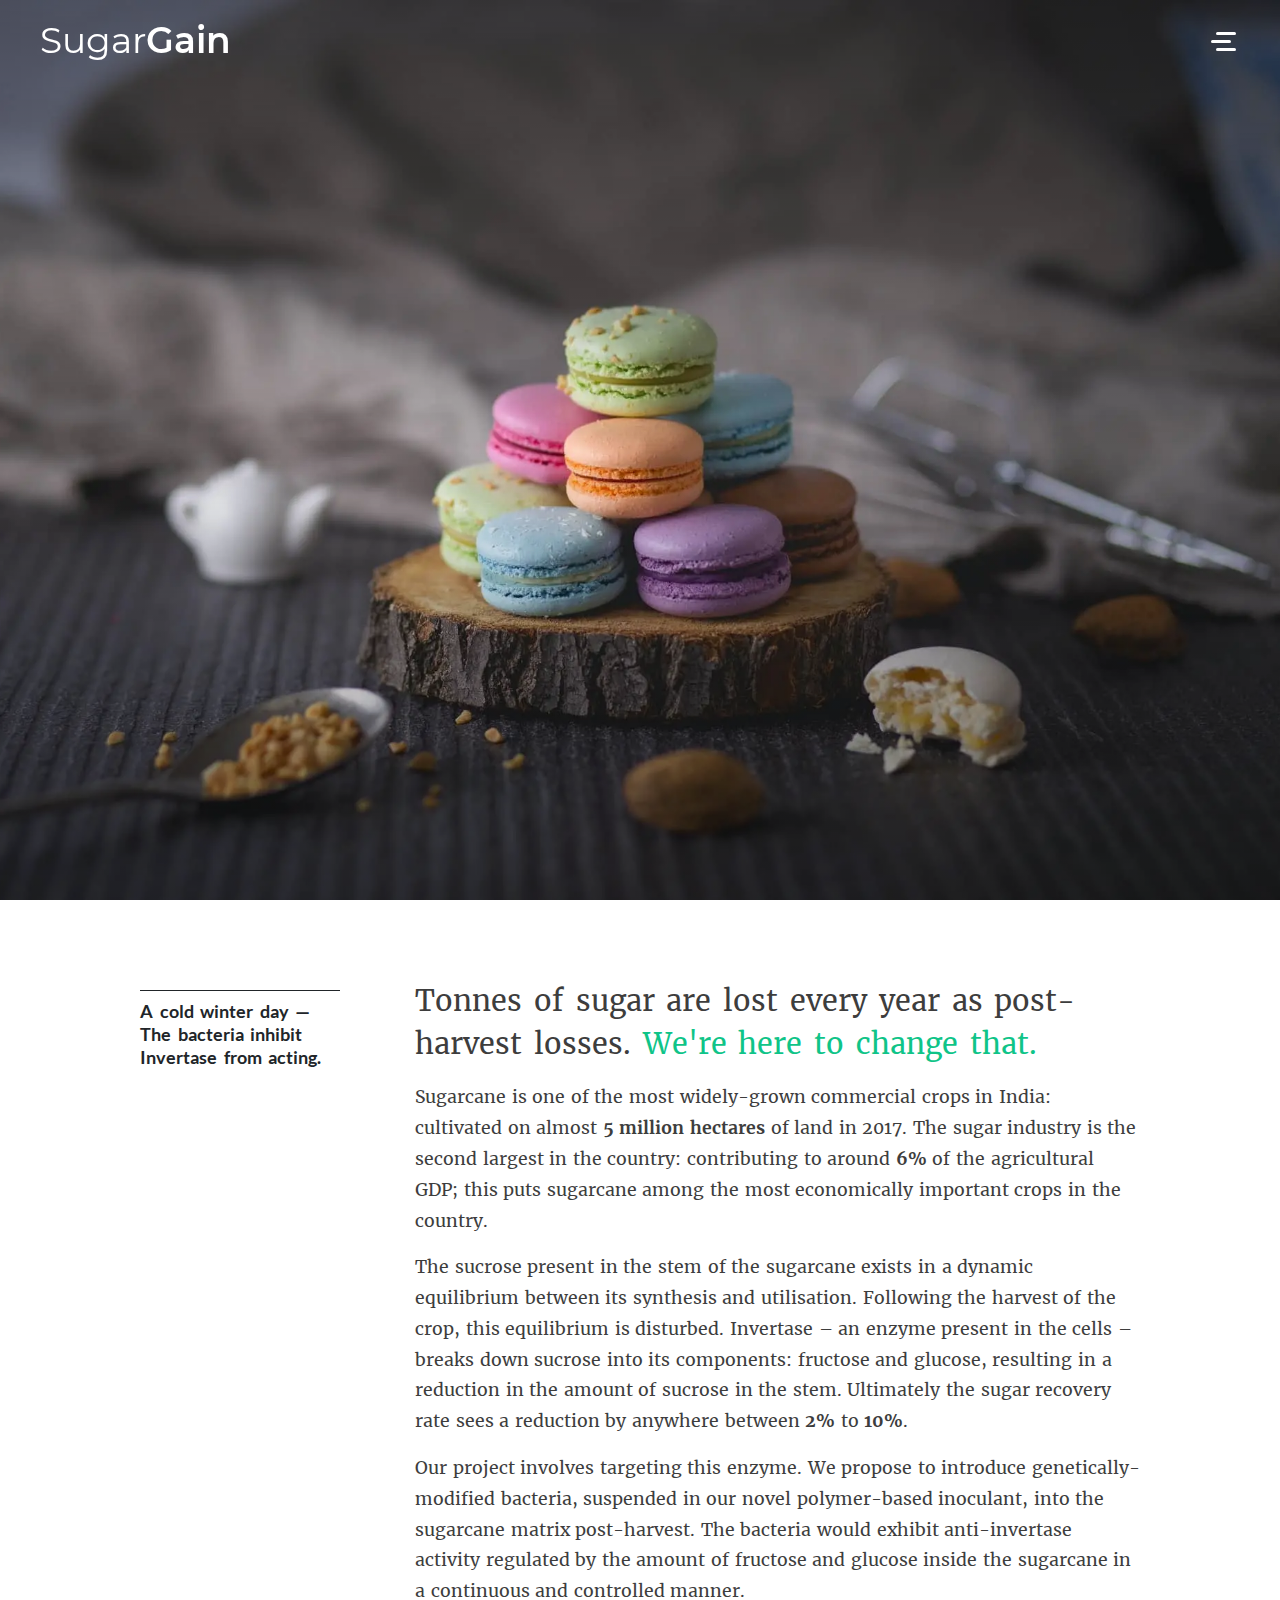
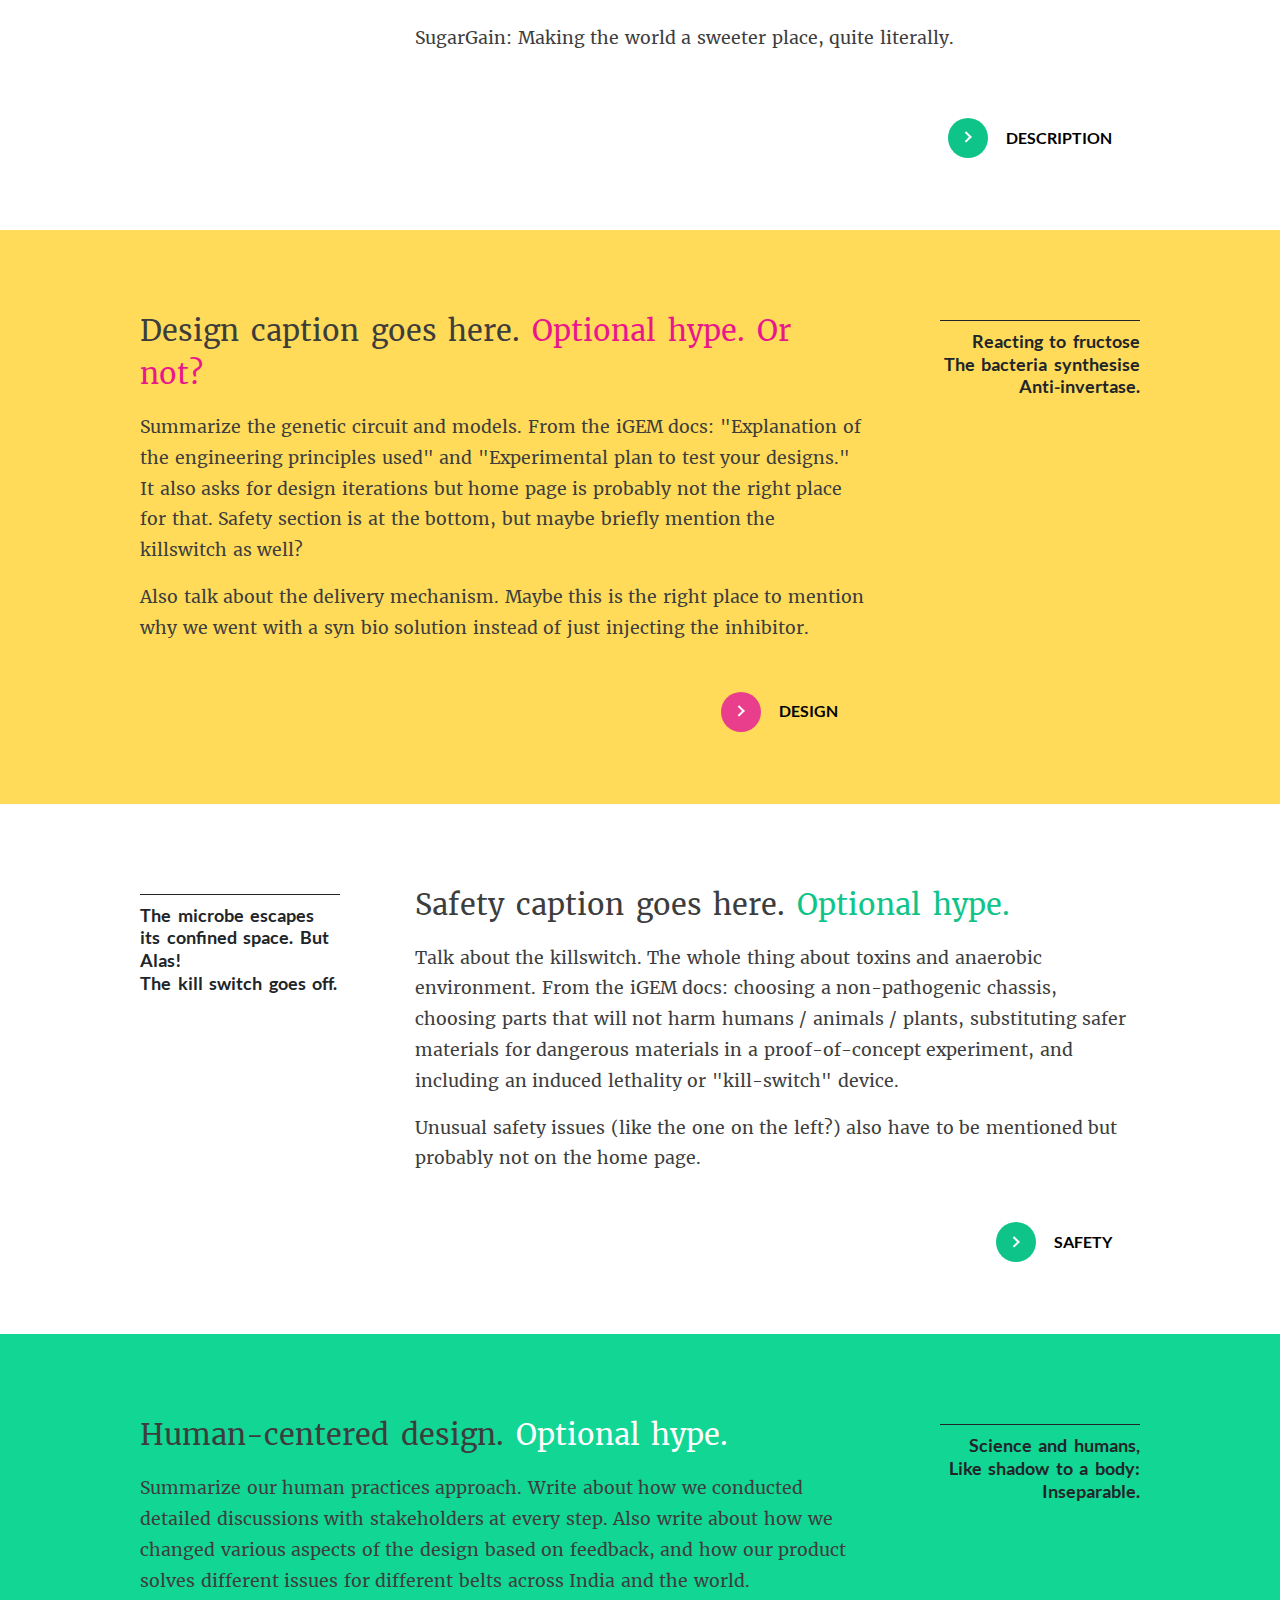
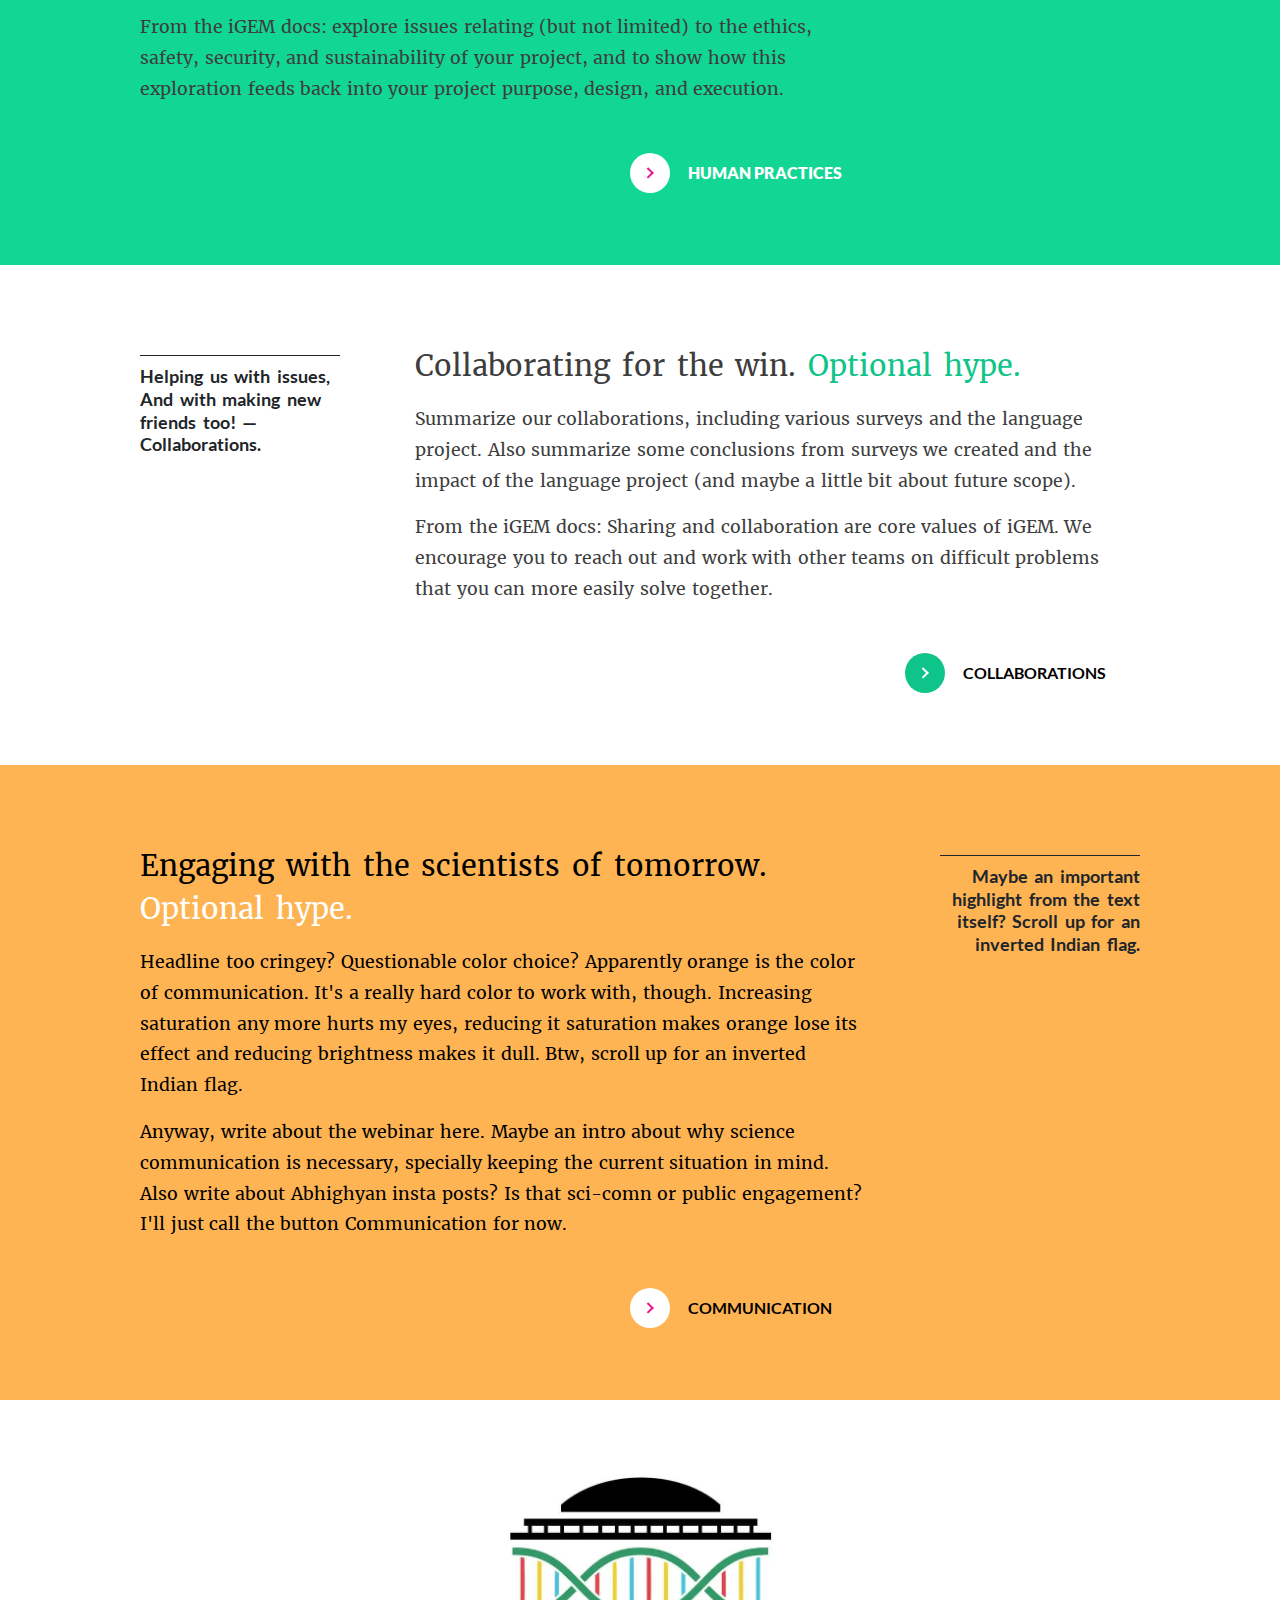
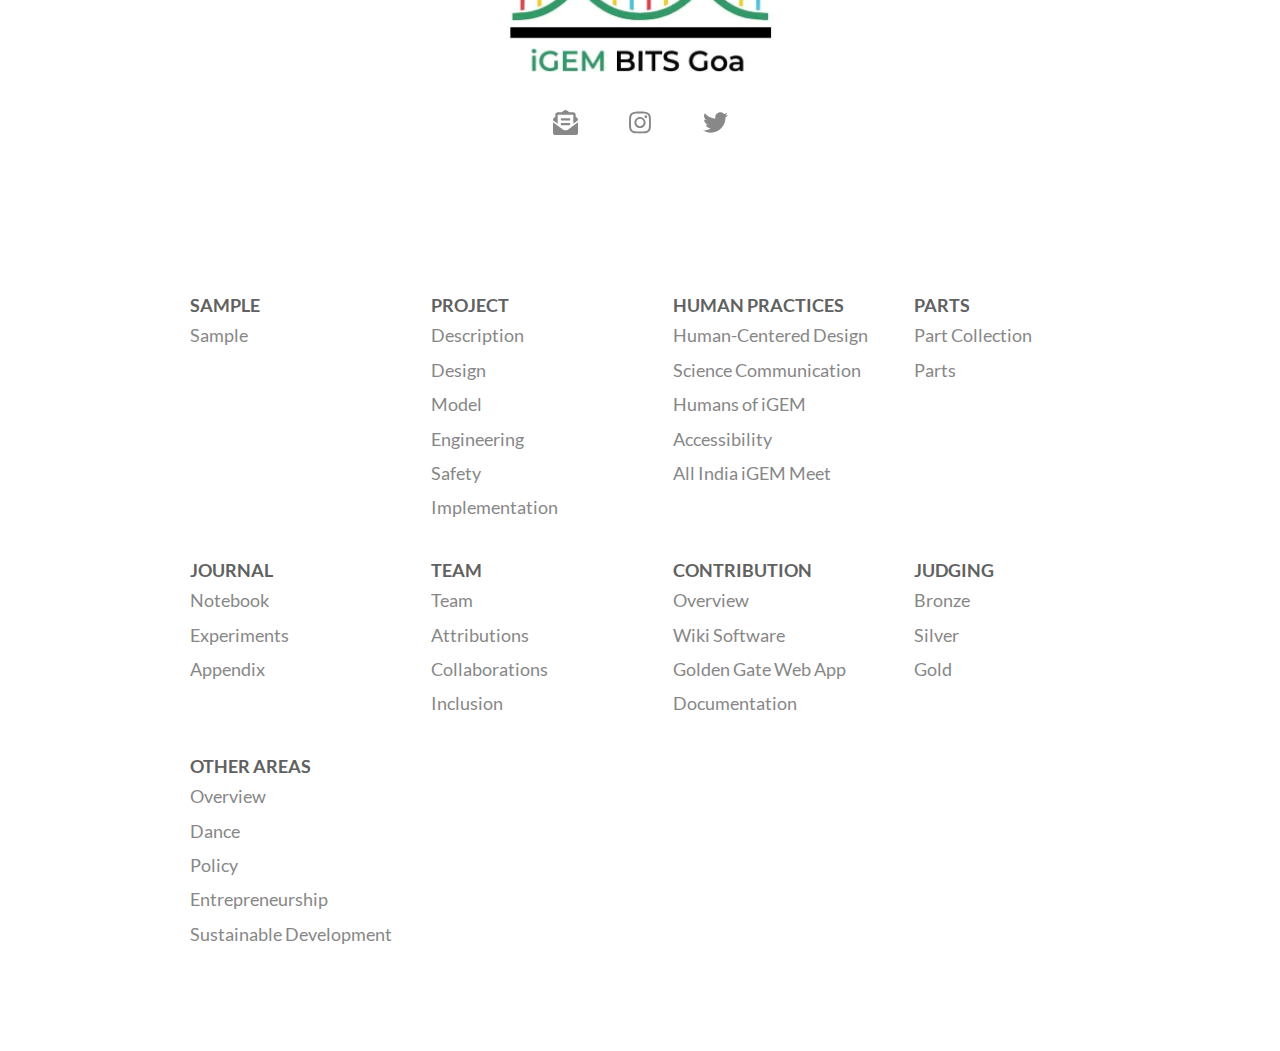
<file: index.html>
<html lang="en"><head><meta charset="UTF-8"><meta name="viewport" content="width=device-width,initial-scale=1"><title>SugarGain | iGEM BITS Goa</title><link href="css/index.css" rel="stylesheet"></head><body><nav id="main-nav"><div class="navbar navbar-expand-lg d-flex justify-content-between bg-none nav-transparent fixed-top"><a class="navbar-brand d-lg-inline-block" href="/wiki/">Sugar<span>Gain</span></a><div class="controls h-100 d-flex align-items-center"><div class="align-items-center" id="themeSwitchWrapper"><i class="icon-light"></i><div id="themeSwitch"><label class="switch" for="themeSwitchInput"><input type="checkbox" id="themeSwitchInput"><span class="slider round"></span></label></div><i class="icon-dark"></i></div><button class="btn" id="menuSwitch"><div class="menu-icon"></div></button></div></div><div id="fullscreenMenu"><div class="w-100 h-100" id="desktop-nav"><div class="container-fluid d-flex align-items-stretch pr-0 flex-column"><div class="row nav-header w-100"><div class="col-xl-3 col-lg-2"><div class="teamLogo"></div></div><div class="col-xl-6 col-lg-8"></div><div class="col-xl-3 col-lg-2 d-flex align-items-center justify-content-end" id="close-label"><p>Close</p></div></div><div class="row flex-grow-1 w-100"><div class="col-xl-3 col-lg-2"></div><div class="col-xl-6 col-lg-8 d-flex justify-content-between flex-column" id="menuContent"><div class="row"><div class="col-6" id="nav-headings"><ul role="tablist"><li><a href="" id="Sample-tab">Sample</a></li><li><a href="" id="Project-tab">Project</a></li><li><a href="" id="Human_Practices-tab">Human Practices</a></li><li><a href="" id="Parts-tab">Parts</a></li><li><a href="" id="Journal-tab">Journal</a></li><li><a href="" id="Team-tab">Team</a></li><li><a href="" id="Contribution-tab">Contribution</a></li><li><a href="" id="Judging-tab">Judging</a></li><li><a href="" id="Other_Areas-tab">Other Areas</a></li></ul></div><div class="col-6" id="nav-items"><div class="tab-content"><div class="tab-pane" id="Sample-pane"><ul><li><a href="/wiki/Sample">Sample</a></li></ul></div><div class="tab-pane" id="Project-pane"><ul><li><a href="/wiki/Description">Description</a></li><li><a href="/wiki/Design">Design</a></li><li><a href="/wiki/Model">Model</a></li><li><a href="/wiki/Engineering">Engineering</a></li><li><a href="/wiki/Safety">Safety</a></li><li><a href="/wiki/Implementation">Implementation</a></li></ul></div><div class="tab-pane" id="Human_Practices-pane"><ul><li><a href="/wiki/Human_Practices">Human-Centered Design</a></li><li><a href="/wiki/Education">Science Communication</a></li><li><a href="/wiki/Humans_of_iGEM">Humans of iGEM</a></li><li><a href="/wiki/Accessibility">Accessibility</a></li><li><a href="/wiki/All_India_iGEM_Meet">All India iGEM Meet</a></li></ul></div><div class="tab-pane" id="Parts-pane"><ul><li><a href="/wiki/Part_Collection">Part Collection</a></li><li><a href="/wiki/Parts">Parts</a></li></ul></div><div class="tab-pane" id="Journal-pane"><ul><li><a href="/wiki/Notebook">Notebook</a></li><li><a href="/wiki/Experiments">Experiments</a></li><li><a href="/wiki/Appendix">Appendix</a></li></ul></div><div class="tab-pane" id="Team-pane"><ul><li><a href="/wiki/Team">Team</a></li><li><a href="/wiki/Attributions">Attributions</a></li><li><a href="/wiki/Collaborations">Collaborations</a></li><li><a href="/wiki/Inclusion">Inclusion</a></li></ul></div><div class="tab-pane" id="Contribution-pane"><ul><li><a href="/wiki/Contribution">Overview</a></li><li><a href="/wiki/Software/Wiki">Wiki Software</a></li><li><a href="/wiki/Software/Golden_Gate">Golden Gate Web App</a></li><li><a href="/wiki/Documentation">Documentation</a></li></ul></div><div class="tab-pane" id="Judging-pane"><ul><li><a href="/wiki/Judging/Bronze">Bronze</a></li><li><a href="/wiki/Judging/Silver">Silver</a></li><li><a href="/wiki/Judging/Gold">Gold</a></li></ul></div><div class="tab-pane" id="Other_Areas-pane"><ul><li><a href="/wiki/Excellence">Overview</a></li><li><a href="/wiki/Dance">Dance</a></li><li><a href="/wiki/Policy">Policy</a></li><li><a href="/wiki/Entrepreneurship">Entrepreneurship</a></li><li><a href="/wiki/Sustainable_Development">Sustainable Development</a></li></ul></div></div></div></div><div class="row"><div id="contact-links"><a href="https://instagram.com/igem_bits" target="_blank" rel="noopener">Instagram</a><a href="https://twitter.com/igembitsgoa" target="_blank" rel="noopener">Twitter</a><a href="mailto:igembitsgoa@gmail.com" target="_blank" rel="noopener">Email</a></div></div></div><div class="col-xl-3 col-lg-2"></div></div><div class="row nav-footer w-100"><div class="col-xl-3 col-lg-2"></div><div class="col-xl-6 col-lg-8"></div><div class="col-xl-3 col-lg-2"></div></div></div></div><div id="mobile-nav"><div class="container w-100 h-100"><div class="w-100" id="menuContent"><div class="row w-100 mb-4"><div class="col-md-4 col-sm-12 py-3"><a class="nav-heading">Sample</a><ul><li><a href="/wiki/Sample">Sample</a></li></ul></div><div class="col-md-4 col-sm-12 py-3"><a class="nav-heading">Project</a><ul><li><a href="/wiki/Description">Description</a></li><li><a href="/wiki/Design">Design</a></li><li><a href="/wiki/Model">Model</a></li><li><a href="/wiki/Engineering">Engineering</a></li><li><a href="/wiki/Safety">Safety</a></li><li><a href="/wiki/Implementation">Implementation</a></li></ul></div><div class="col-md-4 col-sm-12 py-3"><a class="nav-heading">Human Practices</a><ul><li><a href="/wiki/Human_Practices">Human-Centered Design</a></li><li><a href="/wiki/Education">Science Communication</a></li><li><a href="/wiki/Humans_of_iGEM">Humans of iGEM</a></li><li><a href="/wiki/Accessibility">Accessibility</a></li><li><a href="/wiki/All_India_iGEM_Meet">All India iGEM Meet</a></li></ul></div><div class="col-md-4 col-sm-12 py-3"><a class="nav-heading">Parts</a><ul><li><a href="/wiki/Part_Collection">Part Collection</a></li><li><a href="/wiki/Parts">Parts</a></li></ul></div><div class="col-md-4 col-sm-12 py-3"><a class="nav-heading">Journal</a><ul><li><a href="/wiki/Notebook">Notebook</a></li><li><a href="/wiki/Experiments">Experiments</a></li><li><a href="/wiki/Appendix">Appendix</a></li></ul></div><div class="col-md-4 col-sm-12 py-3"><a class="nav-heading">Team</a><ul><li><a href="/wiki/Team">Team</a></li><li><a href="/wiki/Attributions">Attributions</a></li><li><a href="/wiki/Collaborations">Collaborations</a></li><li><a href="/wiki/Inclusion">Inclusion</a></li></ul></div><div class="col-md-4 col-sm-12 py-3"><a class="nav-heading">Contribution</a><ul><li><a href="/wiki/Contribution">Overview</a></li><li><a href="/wiki/Software/Wiki">Wiki Software</a></li><li><a href="/wiki/Software/Golden_Gate">Golden Gate Web App</a></li><li><a href="/wiki/Documentation">Documentation</a></li></ul></div><div class="col-md-4 col-sm-12 py-3"><a class="nav-heading">Judging</a><ul><li><a href="/wiki/Judging/Bronze">Bronze</a></li><li><a href="/wiki/Judging/Silver">Silver</a></li><li><a href="/wiki/Judging/Gold">Gold</a></li></ul></div><div class="col-md-4 col-sm-12 py-3"><a class="nav-heading">Other Areas</a><ul><li><a href="/wiki/Excellence">Overview</a></li><li><a href="/wiki/Dance">Dance</a></li><li><a href="/wiki/Policy">Policy</a></li><li><a href="/wiki/Entrepreneurship">Entrepreneurship</a></li><li><a href="/wiki/Sustainable_Development">Sustainable Development</a></li></ul></div></div></div></div></div></div></nav><header class="d-flex justify-content-center align-items-center"><div class="container text-center"><div class="heading d-flex justify-content-center align-items-center"><h1></h1></div></div></header><section class="white" id="introduction"><div class="container"><div class="row"><div class="sidebar col-lg-3"><h3>A cold winter day —<br>The bacteria inhibit<br>Invertase from acting.</h3></div><div class="content col-lg-9"><h2>Tonnes of sugar are lost every year as post-harvest losses. <span>We're here to change that.</span></h2><p></p><p>Sugarcane is one of the most widely-grown commercial crops in India: cultivated on almost <strong>5 million hectares</strong> of land in 2017. The sugar industry is the second largest in the country: contributing to around <strong>6%</strong> of the agricultural GDP; this puts sugarcane among the most economically important crops in the country.</p><p></p><p>The sucrose present in the stem of the sugarcane exists in a dynamic equilibrium between its synthesis and utilisation. Following the harvest of the crop, this equilibrium is disturbed. Invertase – an enzyme present in the cells – breaks down sucrose into its components: fructose and glucose, resulting in a reduction in the amount of sucrose in the stem. Ultimately the sugar recovery rate sees a reduction by anywhere between <strong>2%</strong> to <strong>10%</strong>.</p><p>Our project involves targeting this enzyme. We propose to introduce genetically-modified bacteria, suspended in our novel polymer-based inoculant, into the sugarcane matrix post-harvest. The bacteria would exhibit anti-invertase activity regulated by the amount of fructose and glucose inside the sugarcane in a continuous and controlled manner.</p><p>SugarGain: Making the world a sweeter place, quite literally.</p><p><a href></a></p><div class="d-flex justify-content-end my-5"><a class="button next long" href="/wiki/Description"><span class="circle" aria-hidden><span class="icon arrow"></span></span><span class="button-text">Description</span></a></div></div></div></div></section><section class="yellow" id="design"><div class="container"><div class="row"><div class="content col-lg-9"><h2>Design caption goes here. <span>Optional hype. Or not?</span></h2><h3>Not sure what goes here but removing this makes it too empty. Maybe an important highlight from the text itself?</h3><p>Summarize the genetic circuit and models. From the iGEM docs: "Explanation of the engineering principles used" and "Experimental plan to test your designs." It also asks for design iterations but home page is probably not the right place for that. Safety section is at the bottom, but maybe briefly mention the killswitch as well?</p><p>Also talk about the delivery mechanism. Maybe this is the right place to mention why we went with a syn bio solution instead of just injecting the inhibitor.</p><div class="d-flex justify-content-end my-5"><a class="button next short" href="/wiki/Design"><span class="circle" aria-hidden><span class="icon arrow"></span></span><span class="button-text">Design</span></a></div></div><div class="sidebar col-lg-3"><h3>Reacting to fructose<br>The bacteria synthesise<br>Anti-invertase.</h3></div></div></div></section><section class="white" id="safety"><div class="container"><div class="row"><div class="sidebar col-lg-3"><h3>The microbe escapes<br>its confined space. But Alas!<br>The kill switch goes off.</h3></div><div class="content col-lg-9"><h2>Safety caption goes here. <span>Optional hype.</span></h2><h3>Maybe an important highlight from the text? Or some helpful warnings about (not) leaving plastic tip boxes in the oven.</h3><p>Talk about the killswitch. The whole thing about toxins and anaerobic environment. From the iGEM docs: choosing a non-pathogenic chassis, choosing parts that will not harm humans / animals / plants, substituting safer materials for dangerous materials in a proof-of-concept experiment, and including an induced lethality or "kill-switch" device.</p><p>Unusual safety issues (like the one on the left?) also have to be mentioned but probably not on the home page.</p><div class="d-flex justify-content-end my-5"><a class="button next short" href="/wiki/Safety"><span class="circle" aria-hidden><span class="icon arrow"></span></span><span class="button-text">Safety</span></a></div></div></div></div></section><section class="green" id="human-practices"><div class="container"><div class="row"><div class="content col-lg-9"><h2>Human-centered design. <span>Optional hype.</span></h2><p>Summarize our human practices approach. Write about how we conducted detailed discussions with stakeholders at every step. Also write about how we changed various aspects of the design based on feedback, and how our product solves different issues for different belts across India and the world.</p><p>From the iGEM docs: explore issues relating (but not limited) to the ethics, safety, security, and sustainability of your project, and to show how this exploration feeds back into your project purpose, design, and execution.</p><div class="d-flex justify-content-end my-5"><a class="button next super-long" href="/wiki/Human_Practices"><span class="circle" aria-hidden><span class="icon arrow"></span></span><span class="button-text">Human Practices</span></a></div></div><div class="sidebar col-lg-3"><h3>Science and humans,<br>Like shadow to a body:<br>Inseparable.</h3></div></div></div></section><section class="white" id="collaborations"><div class="container"><div class="row"><div class="sidebar col-lg-3"><h3>Helping us with issues,<br>And with making new friends too! —<br>Collaborations.</h3></div><div class="content col-lg-9"><h2>Collaborating for the win. <span>Optional hype.</span></h2><h3>Not sure what goes here but removing this makes it too empty. Maybe an important highlight from the text itself?</h3><p>Summarize our collaborations, including various surveys and the language project. Also summarize some conclusions from surveys we created and the impact of the language project (and maybe a little bit about future scope).</p><p>From the iGEM docs: Sharing and collaboration are core values of iGEM. We encourage you to reach out and work with other teams on difficult problems that you can more easily solve together.</p><div class="d-flex justify-content-end my-5"><a class="button next super-long" href="/wiki/Collaborations"><span class="circle" aria-hidden><span class="icon arrow"></span></span><span class="button-text">Collaborations</span></a></div></div></div></div></section><section class="orange" id="science-communication"><div class="container"><div class="row"><div class="content col-lg-9"><h2>Engaging with the scientists of tomorrow. <span>Optional hype.</span></h2><h3>Maybe an important highlight from the text itself? Scroll up for an inverted Indian flag.</h3><p>Headline too cringey? Questionable color choice? Apparently orange is the color of communication. It's a really hard color to work with, though. Increasing saturation any more hurts my eyes, reducing it saturation makes orange lose its effect and reducing brightness makes it dull. Btw, scroll up for an inverted Indian flag.</p><p>Anyway, write about the webinar here. Maybe an intro about why science communication is necessary, specially keeping the current situation in mind. Also write about Abhighyan insta posts? Is that sci-comn or public engagement? I'll just call the button Communication for now.</p><div class="d-flex justify-content-end my-5"><a class="button next super-long" href="/wiki/Communication"><span class="circle" aria-hidden><span class="icon arrow"></span></span><span class="button-text">Communication</span></a></div></div><div class="sidebar col-lg-3"><h3>Maybe an important highlight from the text itself? Scroll up for an inverted Indian flag.</h3></div></div></div></section><footer><div id="footerBrand"><div class="container"><div class="row"><div id="footerLogo"></div></div><div class="row justify-content-center" id="footerIcons"><a class="gmail" href="mailto:igembitsgoa@gmail.com"></a><a class="insta" href="https://instagram.com/igem_bits" target="_blank" rel="noopener"></a><a class="twitter" href="https://twitter.com/igembitsgoa" target="_blank" rel="noopener"></a></div></div></div><div id="footerNav"><div class="container"><div class="row justify-content-between"><div class="col-sm-6 col-md-4 col-lg-3 py-2"><a class="footer-heading">Sample</a><ul><li class="py-1"><a href="/wiki/Sample">Sample</a></li></ul></div><div class="col-sm-6 col-md-4 col-lg-3 py-2"><a class="footer-heading">Project</a><ul><li class="py-1"><a href="/wiki/Description">Description</a></li><li class="py-1"><a href="/wiki/Design">Design</a></li><li class="py-1"><a href="/wiki/Model">Model</a></li><li class="py-1"><a href="/wiki/Engineering">Engineering</a></li><li class="py-1"><a href="/wiki/Safety">Safety</a></li><li class="py-1"><a href="/wiki/Implementation">Implementation</a></li></ul></div><div class="col-sm-6 col-md-4 col-lg-3 py-2"><a class="footer-heading">Human Practices</a><ul><li class="py-1"><a href="/wiki/Human_Practices">Human-Centered Design</a></li><li class="py-1"><a href="/wiki/Education">Science Communication</a></li><li class="py-1"><a href="/wiki/Humans_of_iGEM">Humans of iGEM</a></li><li class="py-1"><a href="/wiki/Accessibility">Accessibility</a></li><li class="py-1"><a href="/wiki/All_India_iGEM_Meet">All India iGEM Meet</a></li></ul></div><div class="col-sm-6 col-md-4 col-lg-3 py-2"><a class="footer-heading">Parts</a><ul><li class="py-1"><a href="/wiki/Part_Collection">Part Collection</a></li><li class="py-1"><a href="/wiki/Parts">Parts</a></li></ul></div><div class="col-sm-6 col-md-4 col-lg-3 py-2"><a class="footer-heading">Journal</a><ul><li class="py-1"><a href="/wiki/Notebook">Notebook</a></li><li class="py-1"><a href="/wiki/Experiments">Experiments</a></li><li class="py-1"><a href="/wiki/Appendix">Appendix</a></li></ul></div><div class="col-sm-6 col-md-4 col-lg-3 py-2"><a class="footer-heading">Team</a><ul><li class="py-1"><a href="/wiki/Team">Team</a></li><li class="py-1"><a href="/wiki/Attributions">Attributions</a></li><li class="py-1"><a href="/wiki/Collaborations">Collaborations</a></li><li class="py-1"><a href="/wiki/Inclusion">Inclusion</a></li></ul></div><div class="col-sm-6 col-md-4 col-lg-3 py-2"><a class="footer-heading">Contribution</a><ul><li class="py-1"><a href="/wiki/Contribution">Overview</a></li><li class="py-1"><a href="/wiki/Software/Wiki">Wiki Software</a></li><li class="py-1"><a href="/wiki/Software/Golden_Gate">Golden Gate Web App</a></li><li class="py-1"><a href="/wiki/Documentation">Documentation</a></li></ul></div><div class="col-sm-6 col-md-4 col-lg-3 py-2"><a class="footer-heading">Judging</a><ul><li class="py-1"><a href="/wiki/Judging/Bronze">Bronze</a></li><li class="py-1"><a href="/wiki/Judging/Silver">Silver</a></li><li class="py-1"><a href="/wiki/Judging/Gold">Gold</a></li></ul></div><div class="col-sm-6 col-md-4 col-lg-3 py-2"><a class="footer-heading">Other Areas</a><ul><li class="py-1"><a href="/wiki/Excellence">Overview</a></li><li class="py-1"><a href="/wiki/Dance">Dance</a></li><li class="py-1"><a href="/wiki/Policy">Policy</a></li><li class="py-1"><a href="/wiki/Entrepreneurship">Entrepreneurship</a></li><li class="py-1"><a href="/wiki/Sustainable_Development">Sustainable Development</a></li></ul></div></div></div></div></footer><script src="index.bundle.js"></script></body></html>
</file>
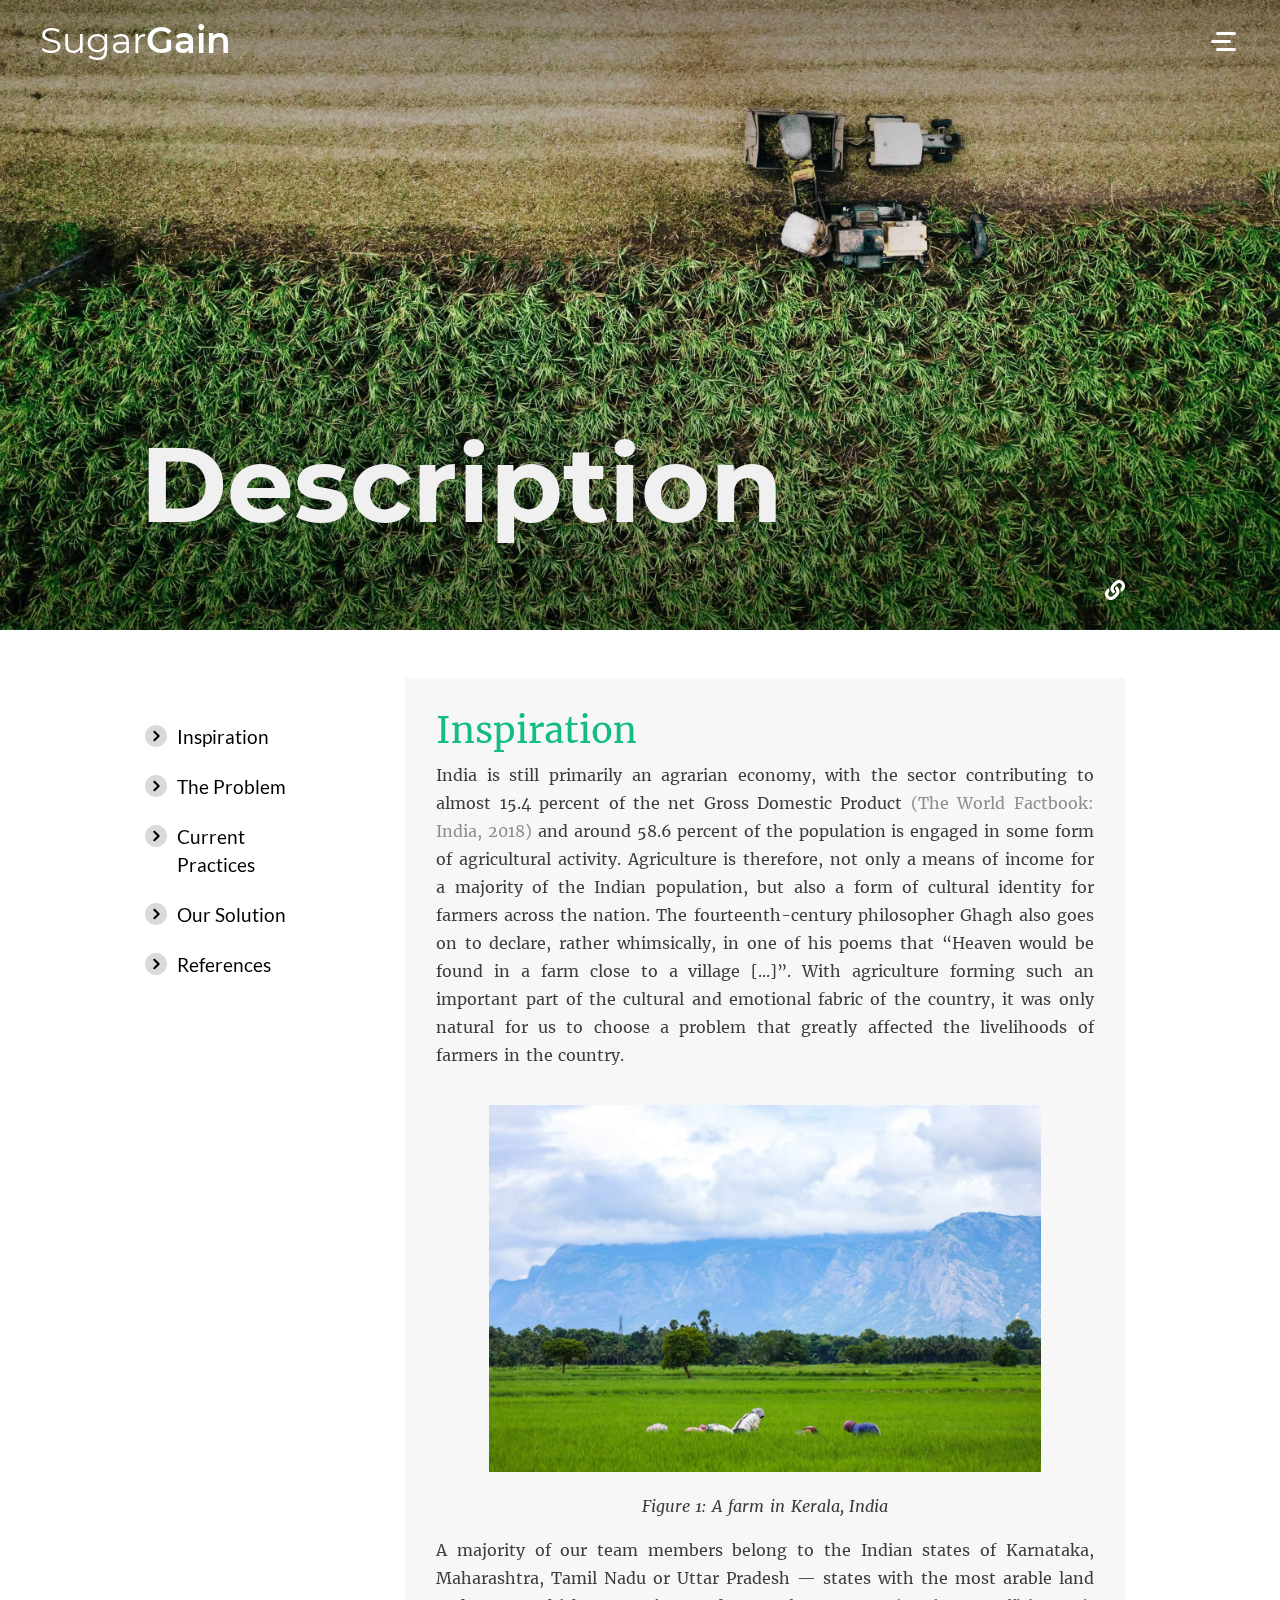
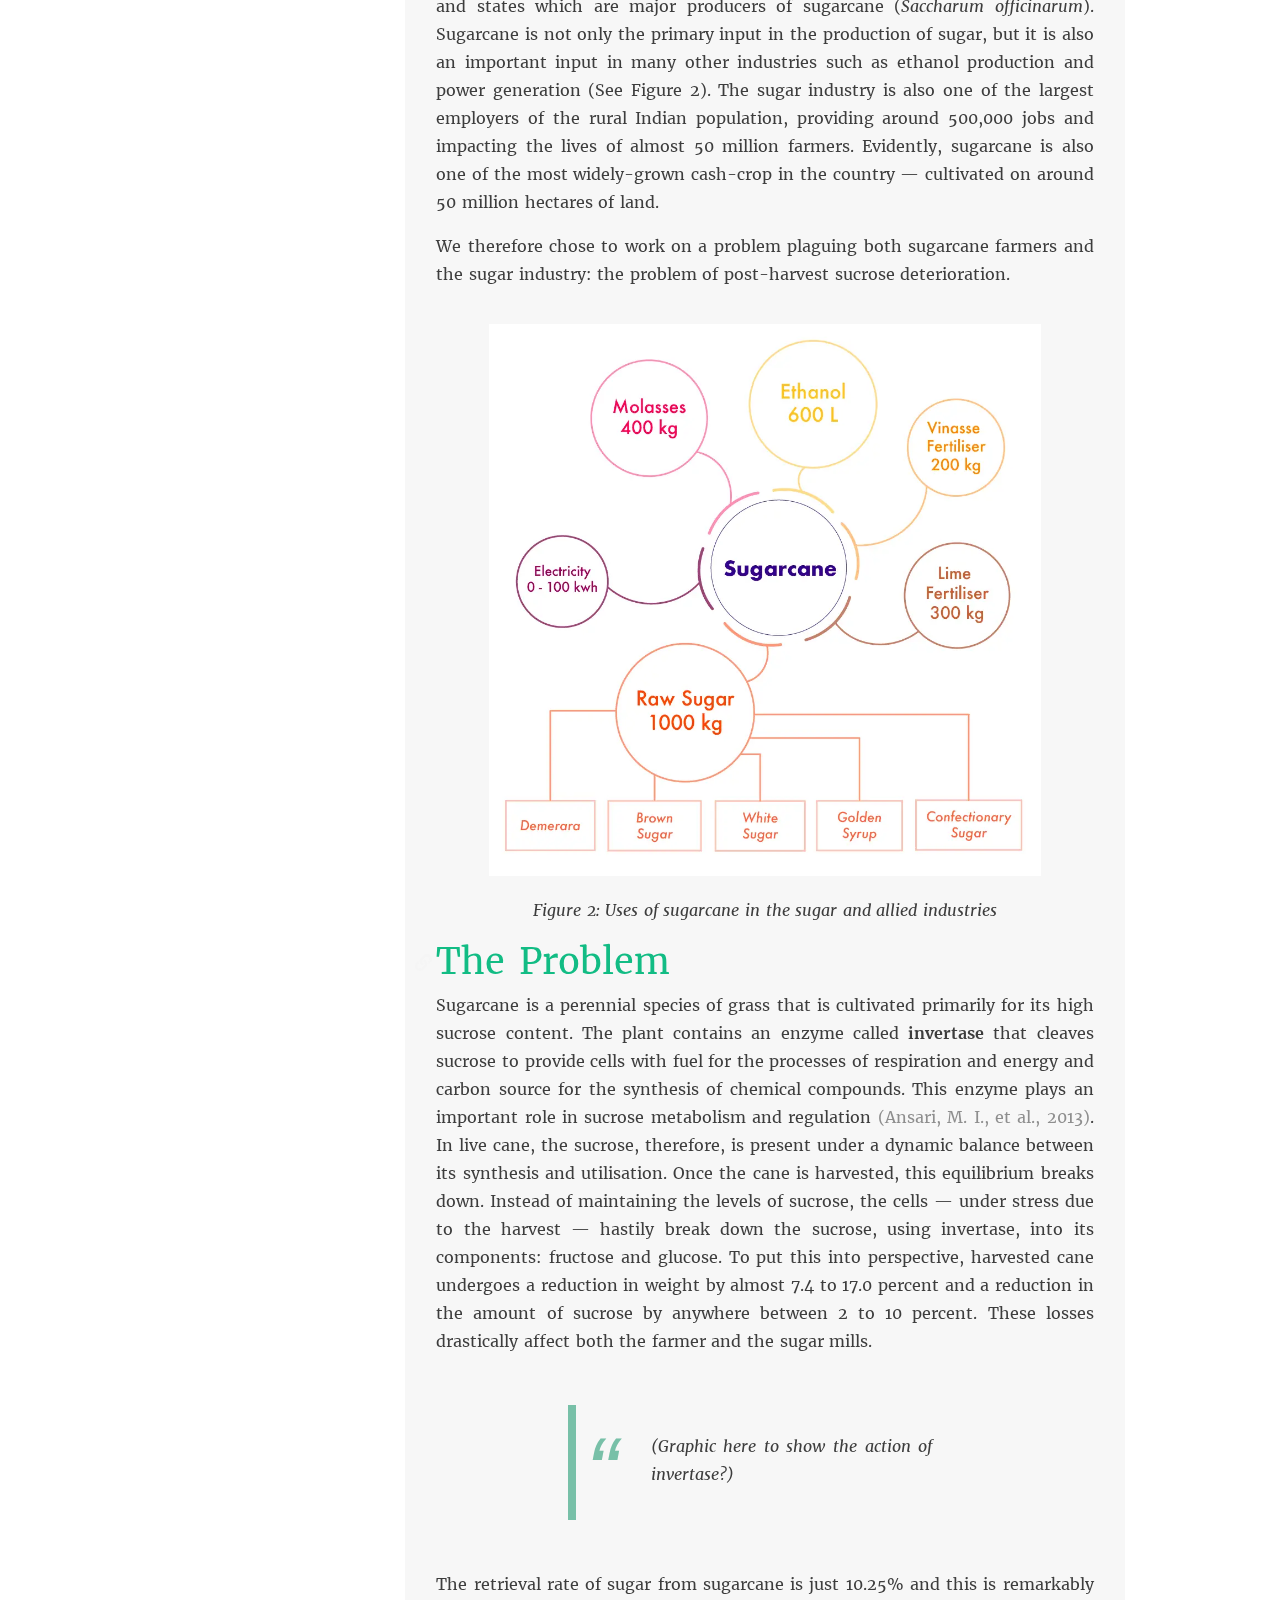
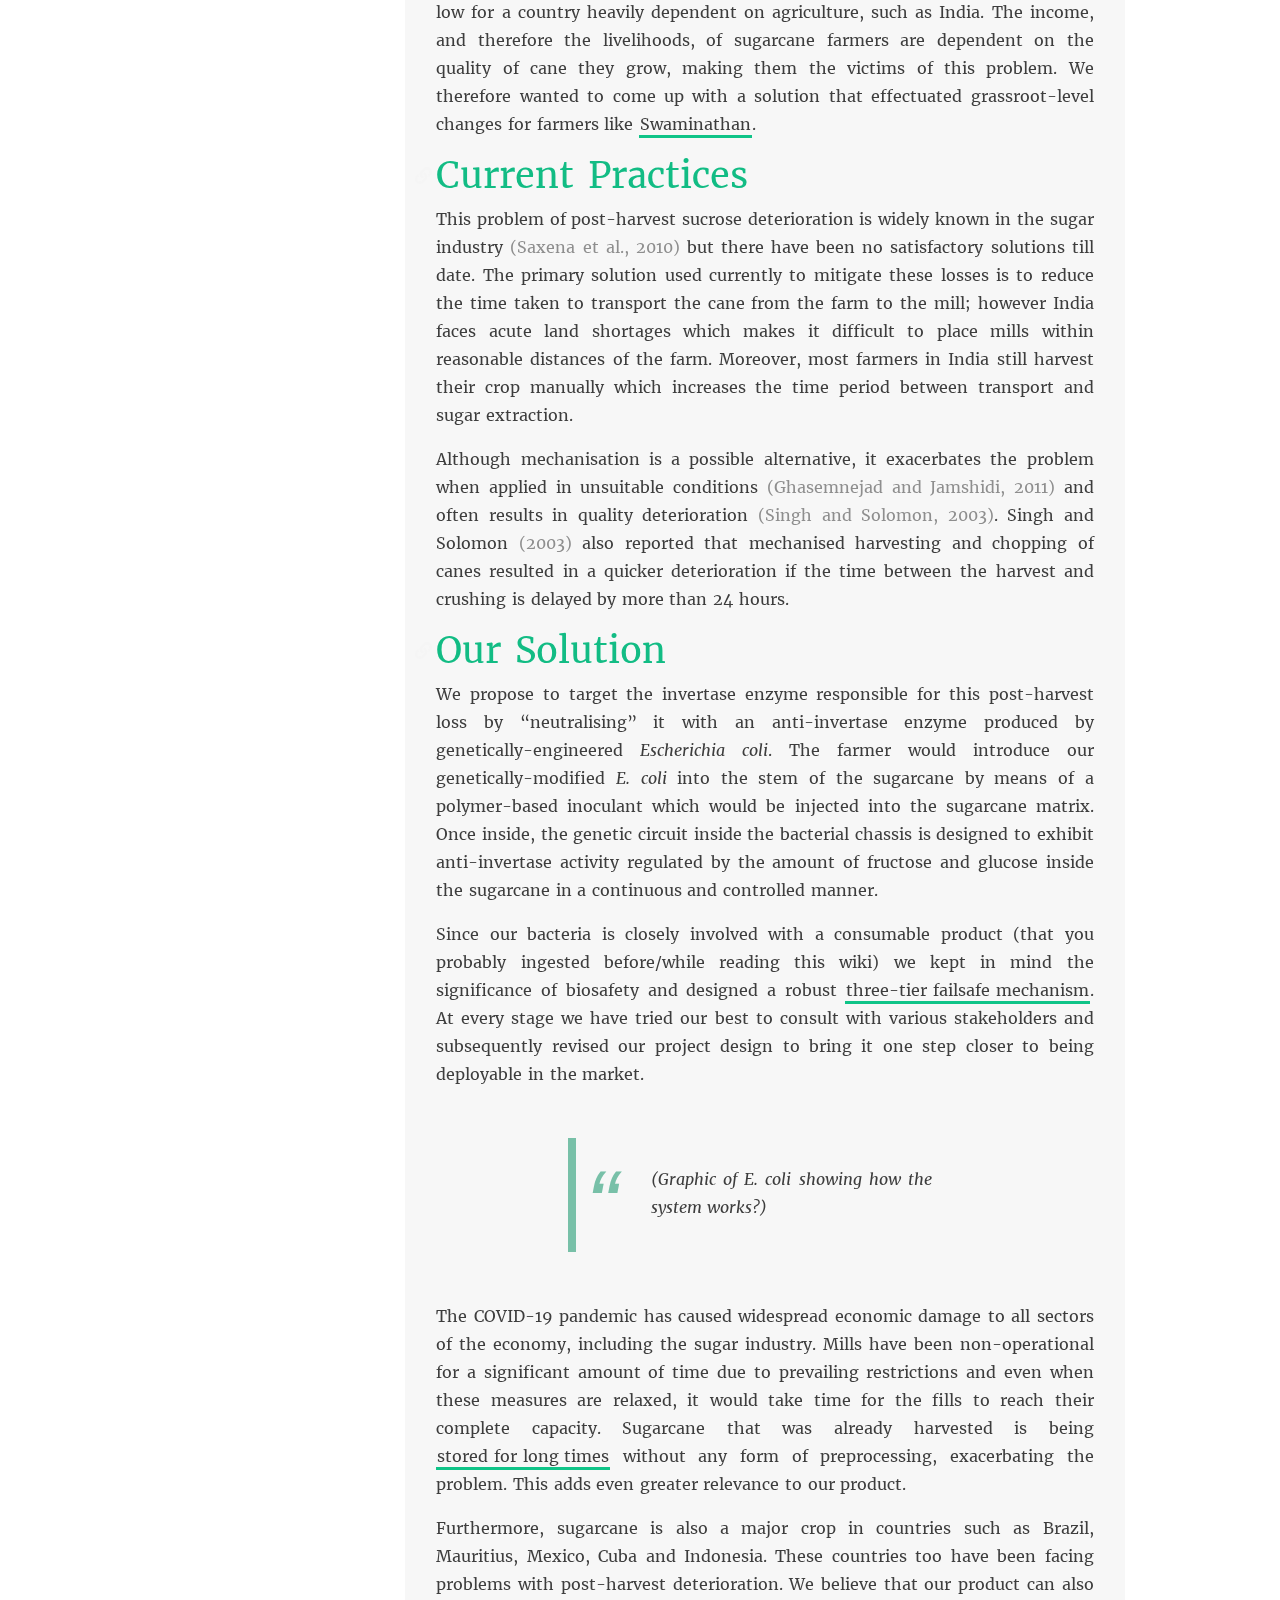
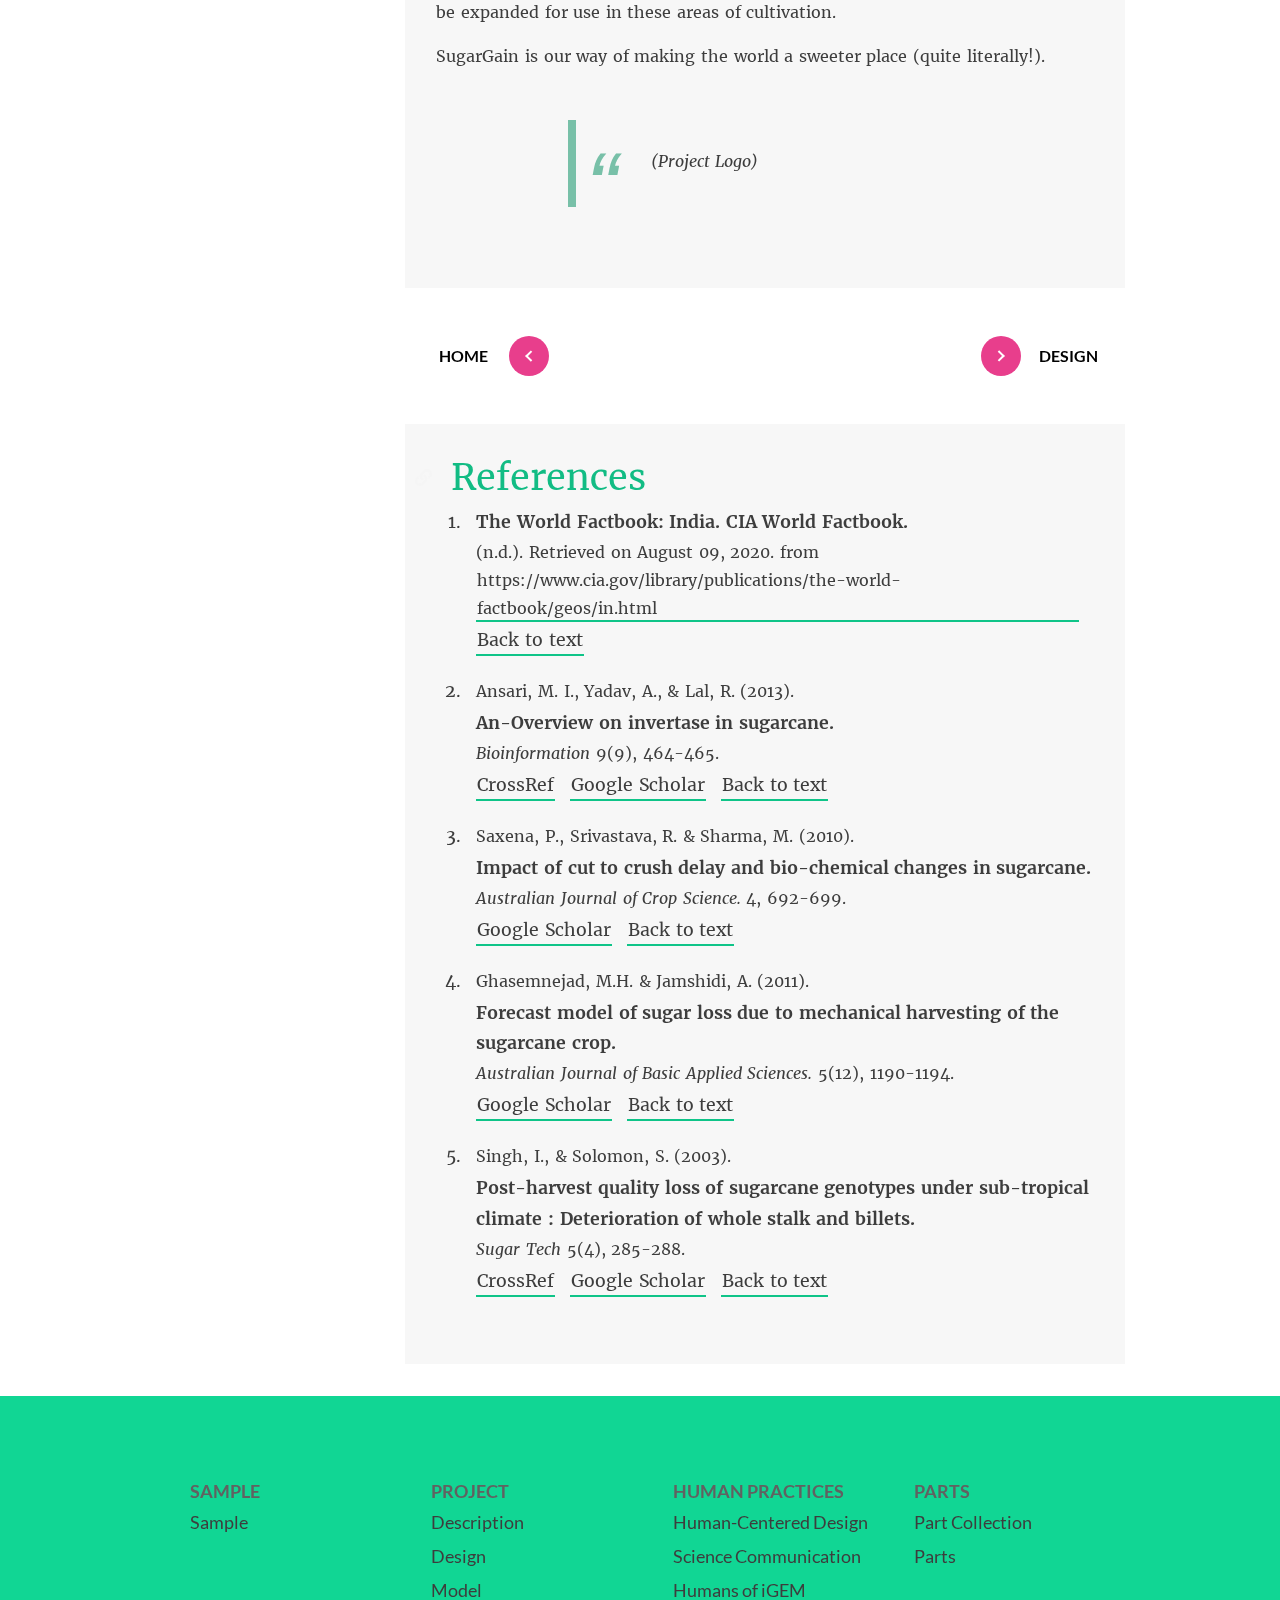
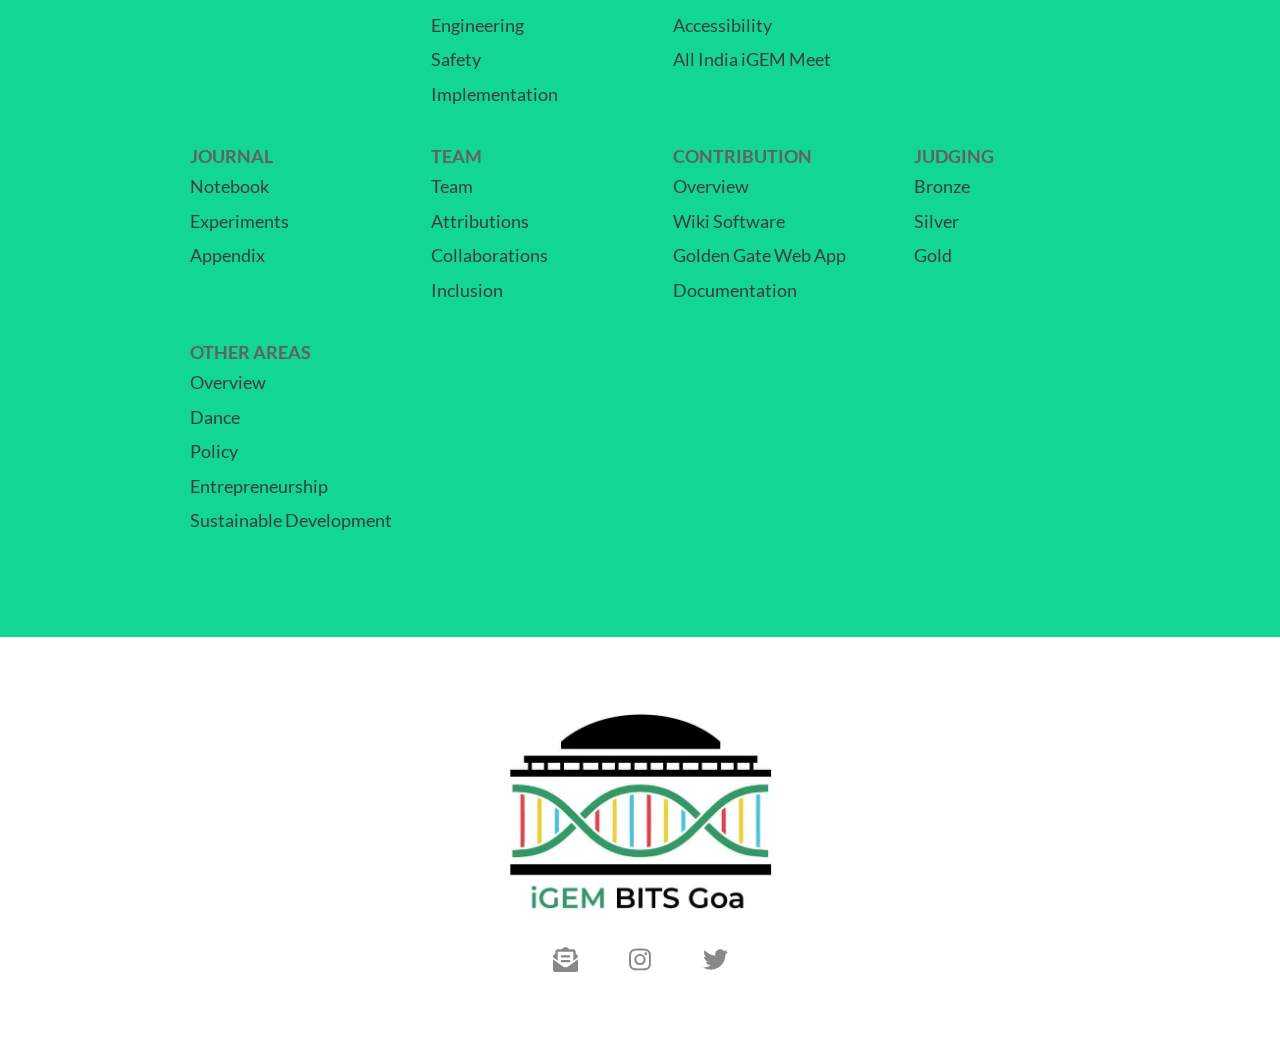
<file: Description/index.html>
<html lang="en"><head><meta charset="UTF-8"><meta name="viewport" content="width=device-width,initial-scale=1"><title>Description | SugarGain | iGEM BITS Goa</title><link href="../css/content.css" rel="stylesheet"></head><body><nav id="main-nav"><div class="navbar navbar-expand-lg d-flex justify-content-between bg-none nav-transparent fixed-top"><a class="navbar-brand d-lg-inline-block" href="/wiki/">Sugar<span>Gain</span></a><div class="controls h-100 d-flex align-items-center"><div class="align-items-center" id="themeSwitchWrapper"><i class="icon-light"></i><div id="themeSwitch"><label class="switch" for="themeSwitchInput"><input type="checkbox" id="themeSwitchInput"><span class="slider round"></span></label></div><i class="icon-dark"></i></div><button class="btn" id="menuSwitch"><div class="menu-icon"></div></button></div></div><div id="fullscreenMenu"><div class="w-100 h-100" id="desktop-nav"><div class="container-fluid d-flex align-items-stretch pr-0 flex-column"><div class="row nav-header w-100"><div class="col-xl-3 col-lg-2"><div class="teamLogo"></div></div><div class="col-xl-6 col-lg-8"></div><div class="col-xl-3 col-lg-2 d-flex align-items-center justify-content-end" id="close-label"><p>Close</p></div></div><div class="row flex-grow-1 w-100"><div class="col-xl-3 col-lg-2"></div><div class="col-xl-6 col-lg-8 d-flex justify-content-between flex-column" id="menuContent"><div class="row"><div class="col-6" id="nav-headings"><ul role="tablist"><li><a href="" id="Sample-tab">Sample</a></li><li><a href="" id="Project-tab">Project</a></li><li><a href="" id="Human_Practices-tab">Human Practices</a></li><li><a href="" id="Parts-tab">Parts</a></li><li><a href="" id="Journal-tab">Journal</a></li><li><a href="" id="Team-tab">Team</a></li><li><a href="" id="Contribution-tab">Contribution</a></li><li><a href="" id="Judging-tab">Judging</a></li><li><a href="" id="Other_Areas-tab">Other Areas</a></li></ul></div><div class="col-6" id="nav-items"><div class="tab-content"><div class="tab-pane" id="Sample-pane"><ul><li><a href="/wiki/Sample">Sample</a></li></ul></div><div class="tab-pane" id="Project-pane"><ul><li><a href="/wiki/Description">Description</a></li><li><a href="/wiki/Design">Design</a></li><li><a href="/wiki/Model">Model</a></li><li><a href="/wiki/Engineering">Engineering</a></li><li><a href="/wiki/Safety">Safety</a></li><li><a href="/wiki/Implementation">Implementation</a></li></ul></div><div class="tab-pane" id="Human_Practices-pane"><ul><li><a href="/wiki/Human_Practices">Human-Centered Design</a></li><li><a href="/wiki/Education">Science Communication</a></li><li><a href="/wiki/Humans_of_iGEM">Humans of iGEM</a></li><li><a href="/wiki/Accessibility">Accessibility</a></li><li><a href="/wiki/All_India_iGEM_Meet">All India iGEM Meet</a></li></ul></div><div class="tab-pane" id="Parts-pane"><ul><li><a href="/wiki/Part_Collection">Part Collection</a></li><li><a href="/wiki/Parts">Parts</a></li></ul></div><div class="tab-pane" id="Journal-pane"><ul><li><a href="/wiki/Notebook">Notebook</a></li><li><a href="/wiki/Experiments">Experiments</a></li><li><a href="/wiki/Appendix">Appendix</a></li></ul></div><div class="tab-pane" id="Team-pane"><ul><li><a href="/wiki/Team">Team</a></li><li><a href="/wiki/Attributions">Attributions</a></li><li><a href="/wiki/Collaborations">Collaborations</a></li><li><a href="/wiki/Inclusion">Inclusion</a></li></ul></div><div class="tab-pane" id="Contribution-pane"><ul><li><a href="/wiki/Contribution">Overview</a></li><li><a href="/wiki/Software/Wiki">Wiki Software</a></li><li><a href="/wiki/Software/Golden_Gate">Golden Gate Web App</a></li><li><a href="/wiki/Documentation">Documentation</a></li></ul></div><div class="tab-pane" id="Judging-pane"><ul><li><a href="/wiki/Judging/Bronze">Bronze</a></li><li><a href="/wiki/Judging/Silver">Silver</a></li><li><a href="/wiki/Judging/Gold">Gold</a></li></ul></div><div class="tab-pane" id="Other_Areas-pane"><ul><li><a href="/wiki/Excellence">Overview</a></li><li><a href="/wiki/Dance">Dance</a></li><li><a href="/wiki/Policy">Policy</a></li><li><a href="/wiki/Entrepreneurship">Entrepreneurship</a></li><li><a href="/wiki/Sustainable_Development">Sustainable Development</a></li></ul></div></div></div></div><div class="row"><div id="contact-links"><a href="https://instagram.com/igem_bits" target="_blank" rel="noopener">Instagram</a><a href="https://twitter.com/igembitsgoa" target="_blank" rel="noopener">Twitter</a><a href="mailto:igembitsgoa@gmail.com" target="_blank" rel="noopener">Email</a></div></div></div><div class="col-xl-3 col-lg-2"></div></div><div class="row nav-footer w-100"><div class="col-xl-3 col-lg-2"></div><div class="col-xl-6 col-lg-8"></div><div class="col-xl-3 col-lg-2"></div></div></div></div><div id="mobile-nav"><div class="container w-100 h-100"><div class="w-100" id="menuContent"><div class="row w-100 mb-4"><div class="col-md-4 col-sm-12 py-3"><a class="nav-heading">Sample</a><ul><li><a href="/wiki/Sample">Sample</a></li></ul></div><div class="col-md-4 col-sm-12 py-3"><a class="nav-heading">Project</a><ul><li><a href="/wiki/Description">Description</a></li><li><a href="/wiki/Design">Design</a></li><li><a href="/wiki/Model">Model</a></li><li><a href="/wiki/Engineering">Engineering</a></li><li><a href="/wiki/Safety">Safety</a></li><li><a href="/wiki/Implementation">Implementation</a></li></ul></div><div class="col-md-4 col-sm-12 py-3"><a class="nav-heading">Human Practices</a><ul><li><a href="/wiki/Human_Practices">Human-Centered Design</a></li><li><a href="/wiki/Education">Science Communication</a></li><li><a href="/wiki/Humans_of_iGEM">Humans of iGEM</a></li><li><a href="/wiki/Accessibility">Accessibility</a></li><li><a href="/wiki/All_India_iGEM_Meet">All India iGEM Meet</a></li></ul></div><div class="col-md-4 col-sm-12 py-3"><a class="nav-heading">Parts</a><ul><li><a href="/wiki/Part_Collection">Part Collection</a></li><li><a href="/wiki/Parts">Parts</a></li></ul></div><div class="col-md-4 col-sm-12 py-3"><a class="nav-heading">Journal</a><ul><li><a href="/wiki/Notebook">Notebook</a></li><li><a href="/wiki/Experiments">Experiments</a></li><li><a href="/wiki/Appendix">Appendix</a></li></ul></div><div class="col-md-4 col-sm-12 py-3"><a class="nav-heading">Team</a><ul><li><a href="/wiki/Team">Team</a></li><li><a href="/wiki/Attributions">Attributions</a></li><li><a href="/wiki/Collaborations">Collaborations</a></li><li><a href="/wiki/Inclusion">Inclusion</a></li></ul></div><div class="col-md-4 col-sm-12 py-3"><a class="nav-heading">Contribution</a><ul><li><a href="/wiki/Contribution">Overview</a></li><li><a href="/wiki/Software/Wiki">Wiki Software</a></li><li><a href="/wiki/Software/Golden_Gate">Golden Gate Web App</a></li><li><a href="/wiki/Documentation">Documentation</a></li></ul></div><div class="col-md-4 col-sm-12 py-3"><a class="nav-heading">Judging</a><ul><li><a href="/wiki/Judging/Bronze">Bronze</a></li><li><a href="/wiki/Judging/Silver">Silver</a></li><li><a href="/wiki/Judging/Gold">Gold</a></li></ul></div><div class="col-md-4 col-sm-12 py-3"><a class="nav-heading">Other Areas</a><ul><li><a href="/wiki/Excellence">Overview</a></li><li><a href="/wiki/Dance">Dance</a></li><li><a href="/wiki/Policy">Policy</a></li><li><a href="/wiki/Entrepreneurship">Entrepreneurship</a></li><li><a href="/wiki/Sustainable_Development">Sustainable Development</a></li></ul></div></div></div></div></div></div></nav><style>header {
    background-image: linear-gradient(rgba(0, 0, 0, 0.4),rgba(0, 0, 0, 0),rgba(0, 0, 0, 0.4)), 
        url( ../assets/img/Description--josh-withers.jpg);
}</style><header class="d-flex justify-content-center"><div class="container d-flex align-items-end justify-content-between"><div id="heading"><h1>Description</h1></div><a href="https://unsplash.com/photos/lZ4xZZuk8iA"><div id="bg-attribution" title="Photo by Josh Withers on Unsplash" data-placement="top"></div></a></div></header><main><div class="container"><div class="row"><div class="sidebar col-lg-3"><div class="nav" id="contents"><ul></ul></div></div><div class="content col-lg-9"><article><h1>Inspiration</h1><p>India is still primarily an agrarian economy, with the sector contributing to almost 15.4 percent of the net Gross Domestic Product <a href="#citation1">The World Factbook: India, 2018</a> and around 58.6 percent of the population is engaged in some form of agricultural activity. Agriculture is therefore, not only a means of income for a majority of the Indian population, but also a form of cultural identity for farmers across the nation. The fourteenth-century philosopher Ghagh also goes on to declare, rather whimsically, in one of his poems that “Heaven would be found in a farm close to a village [...]”. With agriculture forming such an important part of the cultural and emotional fabric of the country, it was only natural for us to choose a problem that greatly affected the livelihoods of farmers in the country.</p><div class="image"><img src="../assets/img/Desctiption--devadas.jpg" alt="A farm in Kerala, India"><p>Figure 1: A farm in Kerala, India</p></div><p>A majority of our team members belong to the Indian states of Karnataka, Maharashtra, Tamil Nadu or Uttar Pradesh — states with the most arable land and states which are major producers of sugarcane (<em>Saccharum officinarum</em>). Sugarcane is not only the primary input in the production of sugar, but it is also an important input in many other industries such as ethanol production and power generation (See Figure 2). The sugar industry is also one of the largest employers of the rural Indian population, providing around 500,000 jobs and impacting the lives of almost 50 million farmers. Evidently, sugarcane is also one of the most widely-grown cash-crop in the country — cultivated on around 50 million hectares of land.</p><p>We therefore chose to work on a problem plaguing both sugarcane farmers and the sugar industry: the problem of post-harvest sucrose deterioration.</p><div class="image"><img src="../assets/img/Description--sugarandothers.png" alt="Uses of sugarcane in the sugar and allied industries"><p>Figure 2: Uses of sugarcane in the sugar and allied industries</p></div><h1>The Problem</h1><p>Sugarcane is a perennial species of grass that is cultivated primarily for its high sucrose content. The plant contains an enzyme called <strong>invertase</strong> that cleaves sucrose to provide cells with fuel for the processes of respiration and energy and carbon source for the synthesis of chemical compounds. This enzyme plays an important role in sucrose metabolism and regulation <a href="#citation2">Ansari, M. I., et al., 2013</a>. In live cane, the sucrose, therefore, is present under a dynamic balance between its synthesis and utilisation. Once the cane is harvested, this equilibrium breaks down. Instead of maintaining the levels of sucrose, the cells — under stress due to the harvest — hastily break down the sucrose, using invertase, into its components: fructose and glucose. To put this into perspective, harvested cane undergoes a reduction in weight by almost 7.4 to 17.0 percent and a reduction in the amount of sucrose by anywhere between 2 to 10 percent. These losses drastically affect both the farmer and the sugar mills.</p><blockquote><p>(Graphic here to show the action of invertase?)</p></blockquote><p>The retrieval rate of sugar from sugarcane is just 10.25% and this is remarkably low for a country heavily dependent on agriculture, such as India. The income, and therefore the livelihoods, of sugarcane farmers are dependent on the quality of cane they grow, making them the victims of this problem. We therefore wanted to come up with a solution that effectuated grassroot-level changes for farmers like <a href="Human_Practices">Swaminathan</a>.</p><h1>Current Practices</h1><p>This problem of post-harvest sucrose deterioration is widely known in the sugar industry <a href="#citation3">Saxena et al., 2010</a> but there have been no satisfactory solutions till date. The primary solution used currently to mitigate these losses is to reduce the time taken to transport the cane from the farm to the mill; however India faces acute land shortages which makes it difficult to place mills within reasonable distances of the farm. Moreover, most farmers in India still harvest their crop manually which increases the time period between transport and sugar extraction.</p><p>Although mechanisation is a possible alternative, it exacerbates the problem when applied in unsuitable conditions <a href="#citation4">Ghasemnejad and Jamshidi, 2011</a> and often results in quality deterioration <a href="#citation5">Singh and Solomon, 2003</a>. Singh and Solomon <a href="#citation5">2003</a> also reported that mechanised harvesting and chopping of canes resulted in a quicker deterioration if the time between the harvest and crushing is delayed by more than 24 hours.</p><h1>Our Solution</h1><p>We propose to target the invertase enzyme responsible for this post-harvest loss by “neutralising” it with an anti-invertase enzyme produced by genetically-engineered <em>Escherichia coli</em>. The farmer would introduce our genetically-modified <em>E. coli</em> into the stem of the sugarcane by means of a polymer-based inoculant which would be injected into the sugarcane matrix. Once inside, the genetic circuit inside the bacterial chassis is designed to exhibit anti-invertase activity regulated by the amount of fructose and glucose inside the sugarcane in a continuous and controlled manner.</p><p>Since our bacteria is closely involved with a consumable product (that you probably ingested before/while reading this wiki) we kept in mind the significance of biosafety and designed a robust <a href="Safety">three-tier failsafe mechanism</a>. At every stage we have tried our best to consult with various stakeholders and subsequently revised our project design to bring it one step closer to being deployable in the market.</p><blockquote><p>(Graphic of <em>E. coli</em> showing how the system works?)</p></blockquote><p>The COVID-19 pandemic has caused widespread economic damage to all sectors of the economy, including the sugar industry. Mills have been non-operational for a significant amount of time due to prevailing restrictions and even when these measures are relaxed, it would take time for the fills to reach their complete capacity. Sugarcane that was already harvested is being <a href="Human_Practices">stored for long times</a> without any form of preprocessing, exacerbating the problem. This adds even greater relevance to our product.</p><p>Furthermore, sugarcane is also a major crop in countries such as Brazil, Mauritius, Mexico, Cuba and Indonesia. These countries too have been facing problems with post-harvest deterioration. We believe that our product can also be expanded for use in these areas of cultivation.</p><p>SugarGain is our way of making the world a sweeter place (quite literally!).</p><blockquote><p>(Project Logo)</p></blockquote></article><div class="d-flex justify-content-between my-5"><a class="button prev flex justify-content-end short" href="/wiki/"><span class="circle" aria-hidden><span class="icon arrow"></span></span><span class="button-text">Home</span></a><a class="button next short" href="/wiki/Design"><span class="circle" aria-hidden><span class="icon arrow"></span></span><span class="button-text">Design</span></a></div><article id="references"><h1>References</h1><ol><li id="citation1"><p class="author"></p><cite>The World Factbook: India. CIA World Factbook.</cite><p><span class="details">(n.d.). Retrieved on August 09, 2020. from </span><a class="in-text" href="https://www.cia.gov/library/publications/the-world-factbook/geos/in.html" target="_blank" rel="noopener">https://www.cia.gov/library/publications/the-world-factbook/geos/in.html</a></p><a class="in-text" href="#intext1">Back to text</a></li><li id="citation2"><p class="author">Ansari, M. I., Yadav, A., &amp; Lal, R. (2013).</p><cite>An-Overview on invertase in sugarcane.</cite><p><span class="journalTitle">Bioinformation</span> <span class="journalInfo">9(9), 464-465.</span></p><a class="in-text" href="https://doi.org/10.6026/97320630009464" target="_blank" rel="noopener">CrossRef</a><a class="in-text" href="https://scholar.google.com/scholar?q=An-Overview on invertase in sugarcane." target="_blank" rel="noopener">Google Scholar</a><a class="in-text" href="#intext2">Back to text</a></li><li id="citation3"><p class="author">Saxena, P., Srivastava, R. &amp; Sharma, M. (2010).</p><cite>Impact of cut to crush delay and bio-chemical changes in sugarcane.</cite><p><span class="journalTitle">Australian Journal of Crop Science.</span> <span class="journalInfo">4, 692-699.</span></p><a class="in-text" href="https://scholar.google.com/scholar?q=Impact of cut to crush delay and bio-chemical changes in sugarcane." target="_blank" rel="noopener">Google Scholar</a><a class="in-text" href="#intext3">Back to text</a></li><li id="citation4"><p class="author">Ghasemnejad, M.H. &amp; Jamshidi, A. (2011).</p><cite>Forecast model of sugar loss due to mechanical harvesting of the sugarcane crop.</cite><p><span class="journalTitle">Australian Journal of Basic Applied Sciences.</span> <span class="journalInfo">5(12), 1190-1194.</span></p><a class="in-text" href="https://scholar.google.com/scholar?q=Forecast model of sugar loss due to mechanical harvesting of the sugarcane crop." target="_blank" rel="noopener">Google Scholar</a><a class="in-text" href="#intext4">Back to text</a></li><li id="citation5"><p class="author">Singh, I., &amp; Solomon, S. (2003).</p><cite>Post-harvest quality loss of sugarcane genotypes under sub-tropical climate : Deterioration of whole stalk and billets.</cite><p><span class="journalTitle">Sugar Tech</span> <span class="journalInfo">5(4), 285-288.</span></p><a class="in-text" href="https://doi.org/10.1007/BF02942486" target="_blank" rel="noopener">CrossRef</a><a class="in-text" href="https://scholar.google.com/scholar?q=Post-harvest quality loss of sugarcane genotypes under sub-tropical climate : Deterioration of whole stalk and billets." target="_blank" rel="noopener">Google Scholar</a><a class="in-text" href="#intext5">Back to text</a></li></ol></article></div></div></div></main><footer><div id="footerNav"><div class="container"><div class="row justify-content-between"><div class="col-sm-6 col-md-4 col-lg-3 py-2"><a class="footer-heading">Sample</a><ul><li class="py-1"><a href="/wiki/Sample">Sample</a></li></ul></div><div class="col-sm-6 col-md-4 col-lg-3 py-2"><a class="footer-heading">Project</a><ul><li class="py-1"><a href="/wiki/Description">Description</a></li><li class="py-1"><a href="/wiki/Design">Design</a></li><li class="py-1"><a href="/wiki/Model">Model</a></li><li class="py-1"><a href="/wiki/Engineering">Engineering</a></li><li class="py-1"><a href="/wiki/Safety">Safety</a></li><li class="py-1"><a href="/wiki/Implementation">Implementation</a></li></ul></div><div class="col-sm-6 col-md-4 col-lg-3 py-2"><a class="footer-heading">Human Practices</a><ul><li class="py-1"><a href="/wiki/Human_Practices">Human-Centered Design</a></li><li class="py-1"><a href="/wiki/Education">Science Communication</a></li><li class="py-1"><a href="/wiki/Humans_of_iGEM">Humans of iGEM</a></li><li class="py-1"><a href="/wiki/Accessibility">Accessibility</a></li><li class="py-1"><a href="/wiki/All_India_iGEM_Meet">All India iGEM Meet</a></li></ul></div><div class="col-sm-6 col-md-4 col-lg-3 py-2"><a class="footer-heading">Parts</a><ul><li class="py-1"><a href="/wiki/Part_Collection">Part Collection</a></li><li class="py-1"><a href="/wiki/Parts">Parts</a></li></ul></div><div class="col-sm-6 col-md-4 col-lg-3 py-2"><a class="footer-heading">Journal</a><ul><li class="py-1"><a href="/wiki/Notebook">Notebook</a></li><li class="py-1"><a href="/wiki/Experiments">Experiments</a></li><li class="py-1"><a href="/wiki/Appendix">Appendix</a></li></ul></div><div class="col-sm-6 col-md-4 col-lg-3 py-2"><a class="footer-heading">Team</a><ul><li class="py-1"><a href="/wiki/Team">Team</a></li><li class="py-1"><a href="/wiki/Attributions">Attributions</a></li><li class="py-1"><a href="/wiki/Collaborations">Collaborations</a></li><li class="py-1"><a href="/wiki/Inclusion">Inclusion</a></li></ul></div><div class="col-sm-6 col-md-4 col-lg-3 py-2"><a class="footer-heading">Contribution</a><ul><li class="py-1"><a href="/wiki/Contribution">Overview</a></li><li class="py-1"><a href="/wiki/Software/Wiki">Wiki Software</a></li><li class="py-1"><a href="/wiki/Software/Golden_Gate">Golden Gate Web App</a></li><li class="py-1"><a href="/wiki/Documentation">Documentation</a></li></ul></div><div class="col-sm-6 col-md-4 col-lg-3 py-2"><a class="footer-heading">Judging</a><ul><li class="py-1"><a href="/wiki/Judging/Bronze">Bronze</a></li><li class="py-1"><a href="/wiki/Judging/Silver">Silver</a></li><li class="py-1"><a href="/wiki/Judging/Gold">Gold</a></li></ul></div><div class="col-sm-6 col-md-4 col-lg-3 py-2"><a class="footer-heading">Other Areas</a><ul><li class="py-1"><a href="/wiki/Excellence">Overview</a></li><li class="py-1"><a href="/wiki/Dance">Dance</a></li><li class="py-1"><a href="/wiki/Policy">Policy</a></li><li class="py-1"><a href="/wiki/Entrepreneurship">Entrepreneurship</a></li><li class="py-1"><a href="/wiki/Sustainable_Development">Sustainable Development</a></li></ul></div></div></div></div><div id="footerBrand"><div class="container"><div class="row"><div id="footerLogo"></div></div><div class="row justify-content-center" id="footerIcons"><a class="gmail" href="mailto:igembitsgoa@gmail.com"></a><a class="insta" href="https://instagram.com/igem_bits" target="_blank" rel="noopener"></a><a class="twitter" href="https://twitter.com/igembitsgoa" target="_blank" rel="noopener"></a></div></div></div></footer><script src="../content.bundle.js"></script></body></html>
</file>
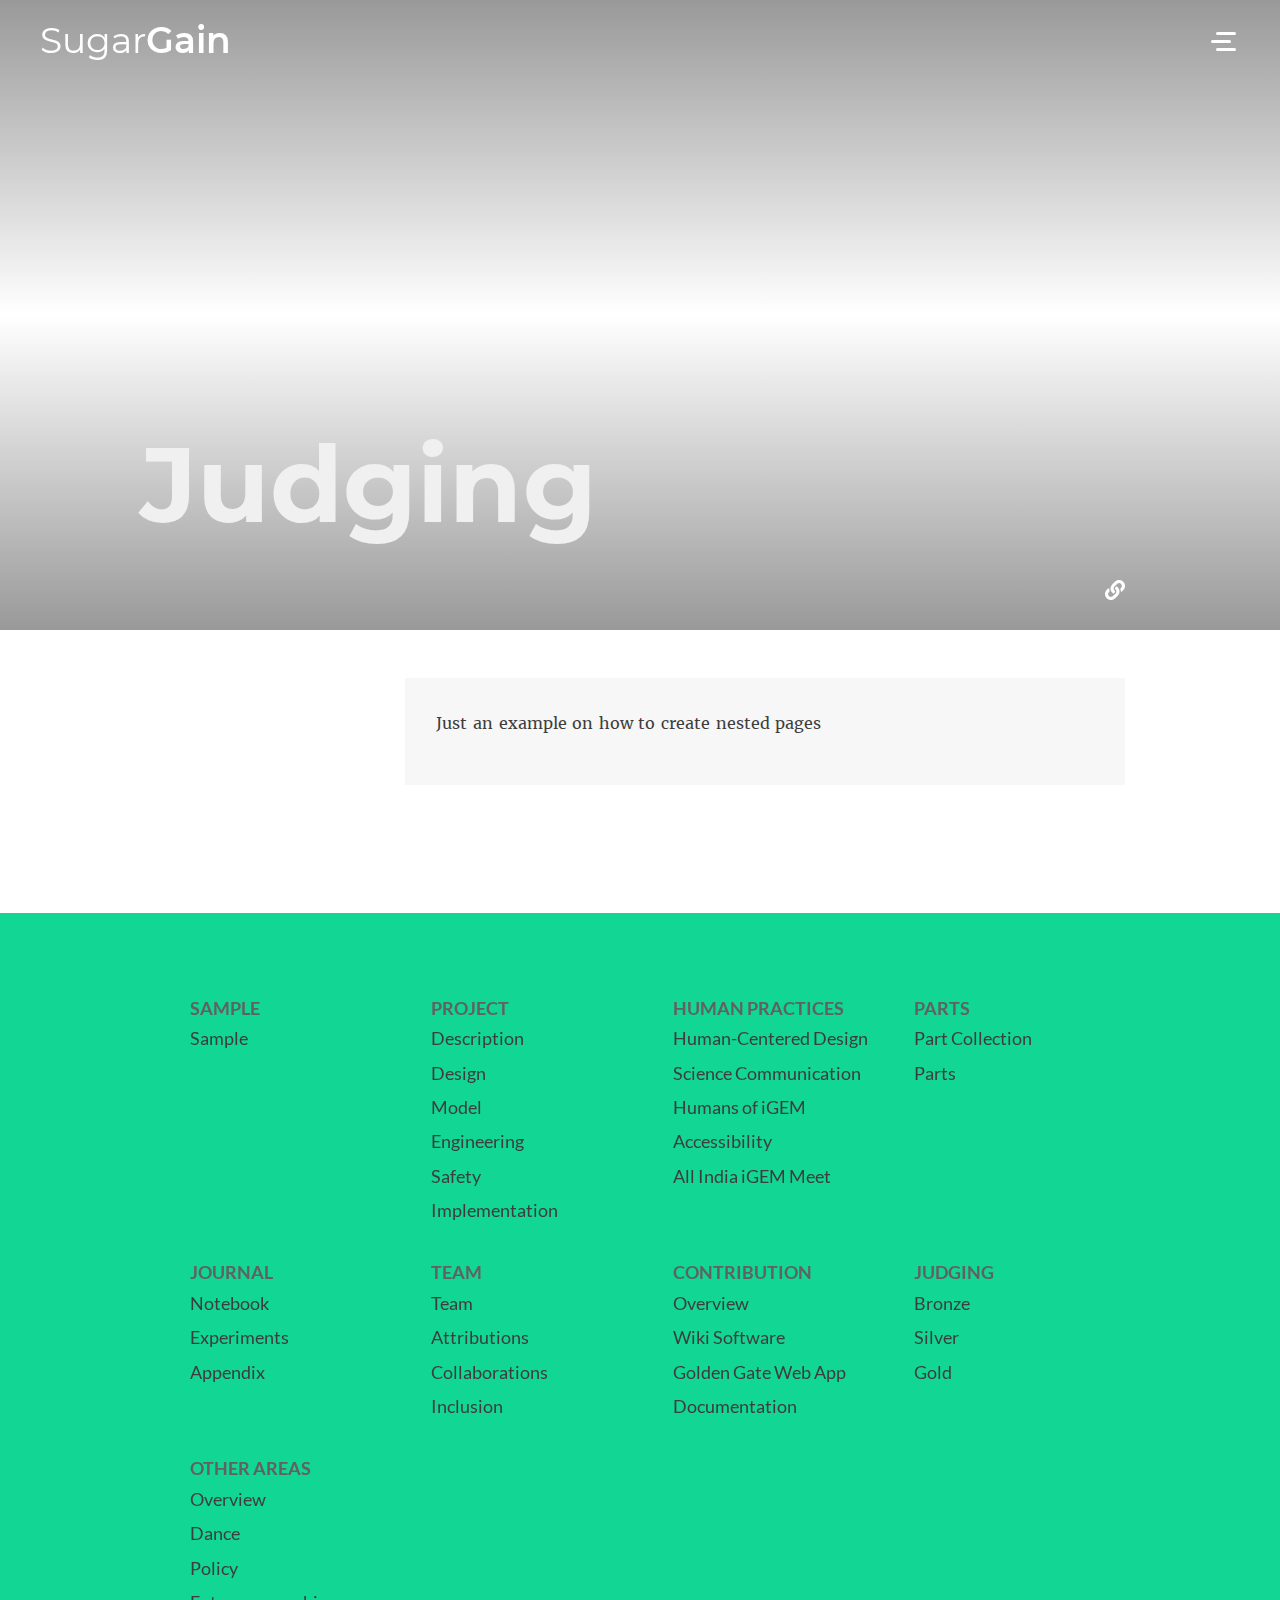
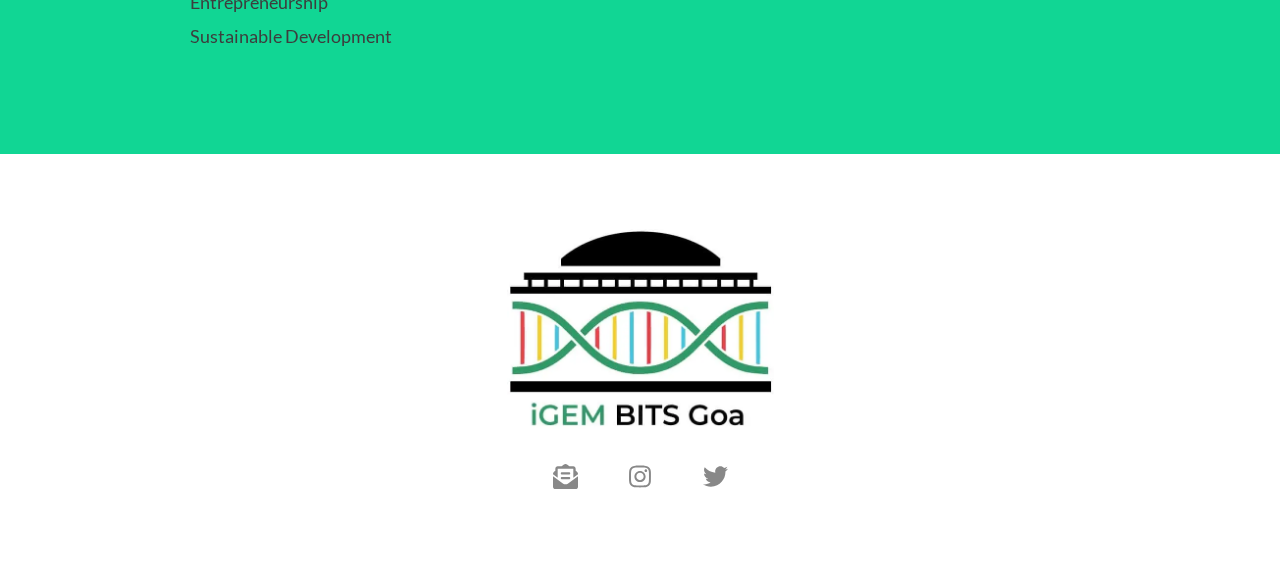
<file: Judging/index.html>
<html lang="en"><head><meta charset="UTF-8"><meta name="viewport" content="width=device-width,initial-scale=1"><title>Judging | SugarGain | iGEM BITS Goa</title><link href="../css/content.css" rel="stylesheet"></head><body><nav id="main-nav"><div class="navbar navbar-expand-lg d-flex justify-content-between bg-none nav-transparent fixed-top"><a class="navbar-brand d-lg-inline-block" href="/wiki/">Sugar<span>Gain</span></a><div class="controls h-100 d-flex align-items-center"><div class="align-items-center" id="themeSwitchWrapper"><i class="icon-light"></i><div id="themeSwitch"><label class="switch" for="themeSwitchInput"><input type="checkbox" id="themeSwitchInput"><span class="slider round"></span></label></div><i class="icon-dark"></i></div><button class="btn" id="menuSwitch"><div class="menu-icon"></div></button></div></div><div id="fullscreenMenu"><div class="w-100 h-100" id="desktop-nav"><div class="container-fluid d-flex align-items-stretch pr-0 flex-column"><div class="row nav-header w-100"><div class="col-xl-3 col-lg-2"><div class="teamLogo"></div></div><div class="col-xl-6 col-lg-8"></div><div class="col-xl-3 col-lg-2 d-flex align-items-center justify-content-end" id="close-label"><p>Close</p></div></div><div class="row flex-grow-1 w-100"><div class="col-xl-3 col-lg-2"></div><div class="col-xl-6 col-lg-8 d-flex justify-content-between flex-column" id="menuContent"><div class="row"><div class="col-6" id="nav-headings"><ul role="tablist"><li><a href="" id="Sample-tab">Sample</a></li><li><a href="" id="Project-tab">Project</a></li><li><a href="" id="Human_Practices-tab">Human Practices</a></li><li><a href="" id="Parts-tab">Parts</a></li><li><a href="" id="Journal-tab">Journal</a></li><li><a href="" id="Team-tab">Team</a></li><li><a href="" id="Contribution-tab">Contribution</a></li><li><a href="" id="Judging-tab">Judging</a></li><li><a href="" id="Other_Areas-tab">Other Areas</a></li></ul></div><div class="col-6" id="nav-items"><div class="tab-content"><div class="tab-pane" id="Sample-pane"><ul><li><a href="/wiki/Sample">Sample</a></li></ul></div><div class="tab-pane" id="Project-pane"><ul><li><a href="/wiki/Description">Description</a></li><li><a href="/wiki/Design">Design</a></li><li><a href="/wiki/Model">Model</a></li><li><a href="/wiki/Engineering">Engineering</a></li><li><a href="/wiki/Safety">Safety</a></li><li><a href="/wiki/Implementation">Implementation</a></li></ul></div><div class="tab-pane" id="Human_Practices-pane"><ul><li><a href="/wiki/Human_Practices">Human-Centered Design</a></li><li><a href="/wiki/Education">Science Communication</a></li><li><a href="/wiki/Humans_of_iGEM">Humans of iGEM</a></li><li><a href="/wiki/Accessibility">Accessibility</a></li><li><a href="/wiki/All_India_iGEM_Meet">All India iGEM Meet</a></li></ul></div><div class="tab-pane" id="Parts-pane"><ul><li><a href="/wiki/Part_Collection">Part Collection</a></li><li><a href="/wiki/Parts">Parts</a></li></ul></div><div class="tab-pane" id="Journal-pane"><ul><li><a href="/wiki/Notebook">Notebook</a></li><li><a href="/wiki/Experiments">Experiments</a></li><li><a href="/wiki/Appendix">Appendix</a></li></ul></div><div class="tab-pane" id="Team-pane"><ul><li><a href="/wiki/Team">Team</a></li><li><a href="/wiki/Attributions">Attributions</a></li><li><a href="/wiki/Collaborations">Collaborations</a></li><li><a href="/wiki/Inclusion">Inclusion</a></li></ul></div><div class="tab-pane" id="Contribution-pane"><ul><li><a href="/wiki/Contribution">Overview</a></li><li><a href="/wiki/Software/Wiki">Wiki Software</a></li><li><a href="/wiki/Software/Golden_Gate">Golden Gate Web App</a></li><li><a href="/wiki/Documentation">Documentation</a></li></ul></div><div class="tab-pane" id="Judging-pane"><ul><li><a href="/wiki/Judging/Bronze">Bronze</a></li><li><a href="/wiki/Judging/Silver">Silver</a></li><li><a href="/wiki/Judging/Gold">Gold</a></li></ul></div><div class="tab-pane" id="Other_Areas-pane"><ul><li><a href="/wiki/Excellence">Overview</a></li><li><a href="/wiki/Dance">Dance</a></li><li><a href="/wiki/Policy">Policy</a></li><li><a href="/wiki/Entrepreneurship">Entrepreneurship</a></li><li><a href="/wiki/Sustainable_Development">Sustainable Development</a></li></ul></div></div></div></div><div class="row"><div id="contact-links"><a href="https://instagram.com/igem_bits" target="_blank" rel="noopener">Instagram</a><a href="https://twitter.com/igembitsgoa" target="_blank" rel="noopener">Twitter</a><a href="mailto:igembitsgoa@gmail.com" target="_blank" rel="noopener">Email</a></div></div></div><div class="col-xl-3 col-lg-2"></div></div><div class="row nav-footer w-100"><div class="col-xl-3 col-lg-2"></div><div class="col-xl-6 col-lg-8"></div><div class="col-xl-3 col-lg-2"></div></div></div></div><div id="mobile-nav"><div class="container w-100 h-100"><div class="w-100" id="menuContent"><div class="row w-100 mb-4"><div class="col-md-4 col-sm-12 py-3"><a class="nav-heading">Sample</a><ul><li><a href="/wiki/Sample">Sample</a></li></ul></div><div class="col-md-4 col-sm-12 py-3"><a class="nav-heading">Project</a><ul><li><a href="/wiki/Description">Description</a></li><li><a href="/wiki/Design">Design</a></li><li><a href="/wiki/Model">Model</a></li><li><a href="/wiki/Engineering">Engineering</a></li><li><a href="/wiki/Safety">Safety</a></li><li><a href="/wiki/Implementation">Implementation</a></li></ul></div><div class="col-md-4 col-sm-12 py-3"><a class="nav-heading">Human Practices</a><ul><li><a href="/wiki/Human_Practices">Human-Centered Design</a></li><li><a href="/wiki/Education">Science Communication</a></li><li><a href="/wiki/Humans_of_iGEM">Humans of iGEM</a></li><li><a href="/wiki/Accessibility">Accessibility</a></li><li><a href="/wiki/All_India_iGEM_Meet">All India iGEM Meet</a></li></ul></div><div class="col-md-4 col-sm-12 py-3"><a class="nav-heading">Parts</a><ul><li><a href="/wiki/Part_Collection">Part Collection</a></li><li><a href="/wiki/Parts">Parts</a></li></ul></div><div class="col-md-4 col-sm-12 py-3"><a class="nav-heading">Journal</a><ul><li><a href="/wiki/Notebook">Notebook</a></li><li><a href="/wiki/Experiments">Experiments</a></li><li><a href="/wiki/Appendix">Appendix</a></li></ul></div><div class="col-md-4 col-sm-12 py-3"><a class="nav-heading">Team</a><ul><li><a href="/wiki/Team">Team</a></li><li><a href="/wiki/Attributions">Attributions</a></li><li><a href="/wiki/Collaborations">Collaborations</a></li><li><a href="/wiki/Inclusion">Inclusion</a></li></ul></div><div class="col-md-4 col-sm-12 py-3"><a class="nav-heading">Contribution</a><ul><li><a href="/wiki/Contribution">Overview</a></li><li><a href="/wiki/Software/Wiki">Wiki Software</a></li><li><a href="/wiki/Software/Golden_Gate">Golden Gate Web App</a></li><li><a href="/wiki/Documentation">Documentation</a></li></ul></div><div class="col-md-4 col-sm-12 py-3"><a class="nav-heading">Judging</a><ul><li><a href="/wiki/Judging/Bronze">Bronze</a></li><li><a href="/wiki/Judging/Silver">Silver</a></li><li><a href="/wiki/Judging/Gold">Gold</a></li></ul></div><div class="col-md-4 col-sm-12 py-3"><a class="nav-heading">Other Areas</a><ul><li><a href="/wiki/Excellence">Overview</a></li><li><a href="/wiki/Dance">Dance</a></li><li><a href="/wiki/Policy">Policy</a></li><li><a href="/wiki/Entrepreneurship">Entrepreneurship</a></li><li><a href="/wiki/Sustainable_Development">Sustainable Development</a></li></ul></div></div></div></div></div></div></nav><style>header {
    background-image: linear-gradient(rgba(0, 0, 0, 0.4),rgba(0, 0, 0, 0),rgba(0, 0, 0, 0.4)), 
        url( );
}</style><header class="d-flex justify-content-center"><div class="container d-flex align-items-end justify-content-between"><div id="heading"><h1>Judging</h1></div><a><div id="bg-attribution" data-placement="top"></div></a></div></header><main><div class="container"><div class="row"><div class="sidebar col-lg-3"><div class="nav" id="contents"><ul></ul></div></div><div class="content col-lg-9"><article><p>Just an example on how to create nested pages</p></article><div class="d-flex justify-content-between my-5"></div></div></div></div></main><footer><div id="footerNav"><div class="container"><div class="row justify-content-between"><div class="col-sm-6 col-md-4 col-lg-3 py-2"><a class="footer-heading">Sample</a><ul><li class="py-1"><a href="/wiki/Sample">Sample</a></li></ul></div><div class="col-sm-6 col-md-4 col-lg-3 py-2"><a class="footer-heading">Project</a><ul><li class="py-1"><a href="/wiki/Description">Description</a></li><li class="py-1"><a href="/wiki/Design">Design</a></li><li class="py-1"><a href="/wiki/Model">Model</a></li><li class="py-1"><a href="/wiki/Engineering">Engineering</a></li><li class="py-1"><a href="/wiki/Safety">Safety</a></li><li class="py-1"><a href="/wiki/Implementation">Implementation</a></li></ul></div><div class="col-sm-6 col-md-4 col-lg-3 py-2"><a class="footer-heading">Human Practices</a><ul><li class="py-1"><a href="/wiki/Human_Practices">Human-Centered Design</a></li><li class="py-1"><a href="/wiki/Education">Science Communication</a></li><li class="py-1"><a href="/wiki/Humans_of_iGEM">Humans of iGEM</a></li><li class="py-1"><a href="/wiki/Accessibility">Accessibility</a></li><li class="py-1"><a href="/wiki/All_India_iGEM_Meet">All India iGEM Meet</a></li></ul></div><div class="col-sm-6 col-md-4 col-lg-3 py-2"><a class="footer-heading">Parts</a><ul><li class="py-1"><a href="/wiki/Part_Collection">Part Collection</a></li><li class="py-1"><a href="/wiki/Parts">Parts</a></li></ul></div><div class="col-sm-6 col-md-4 col-lg-3 py-2"><a class="footer-heading">Journal</a><ul><li class="py-1"><a href="/wiki/Notebook">Notebook</a></li><li class="py-1"><a href="/wiki/Experiments">Experiments</a></li><li class="py-1"><a href="/wiki/Appendix">Appendix</a></li></ul></div><div class="col-sm-6 col-md-4 col-lg-3 py-2"><a class="footer-heading">Team</a><ul><li class="py-1"><a href="/wiki/Team">Team</a></li><li class="py-1"><a href="/wiki/Attributions">Attributions</a></li><li class="py-1"><a href="/wiki/Collaborations">Collaborations</a></li><li class="py-1"><a href="/wiki/Inclusion">Inclusion</a></li></ul></div><div class="col-sm-6 col-md-4 col-lg-3 py-2"><a class="footer-heading">Contribution</a><ul><li class="py-1"><a href="/wiki/Contribution">Overview</a></li><li class="py-1"><a href="/wiki/Software/Wiki">Wiki Software</a></li><li class="py-1"><a href="/wiki/Software/Golden_Gate">Golden Gate Web App</a></li><li class="py-1"><a href="/wiki/Documentation">Documentation</a></li></ul></div><div class="col-sm-6 col-md-4 col-lg-3 py-2"><a class="footer-heading">Judging</a><ul><li class="py-1"><a href="/wiki/Judging/Bronze">Bronze</a></li><li class="py-1"><a href="/wiki/Judging/Silver">Silver</a></li><li class="py-1"><a href="/wiki/Judging/Gold">Gold</a></li></ul></div><div class="col-sm-6 col-md-4 col-lg-3 py-2"><a class="footer-heading">Other Areas</a><ul><li class="py-1"><a href="/wiki/Excellence">Overview</a></li><li class="py-1"><a href="/wiki/Dance">Dance</a></li><li class="py-1"><a href="/wiki/Policy">Policy</a></li><li class="py-1"><a href="/wiki/Entrepreneurship">Entrepreneurship</a></li><li class="py-1"><a href="/wiki/Sustainable_Development">Sustainable Development</a></li></ul></div></div></div></div><div id="footerBrand"><div class="container"><div class="row"><div id="footerLogo"></div></div><div class="row justify-content-center" id="footerIcons"><a class="gmail" href="mailto:igembitsgoa@gmail.com"></a><a class="insta" href="https://instagram.com/igem_bits" target="_blank" rel="noopener"></a><a class="twitter" href="https://twitter.com/igembitsgoa" target="_blank" rel="noopener"></a></div></div></div></footer><script src="../content.bundle.js"></script></body></html>
</file>
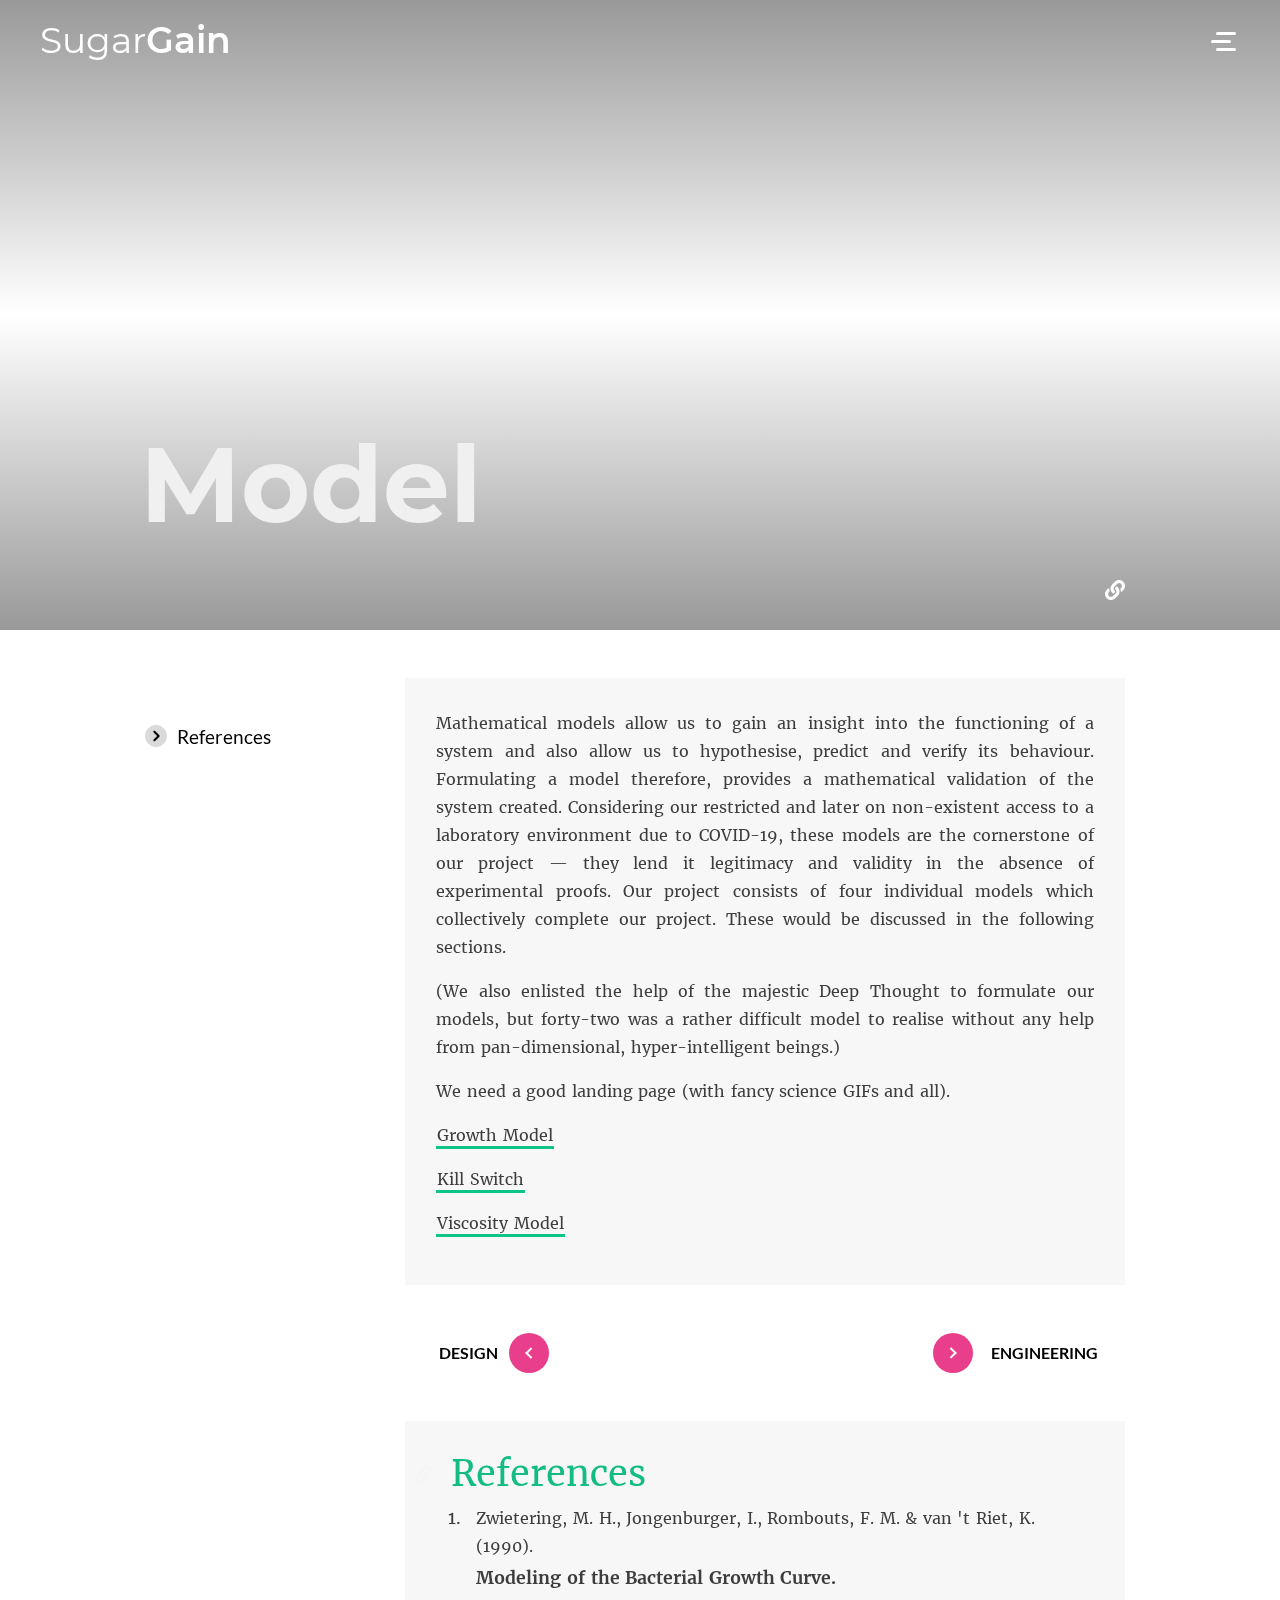
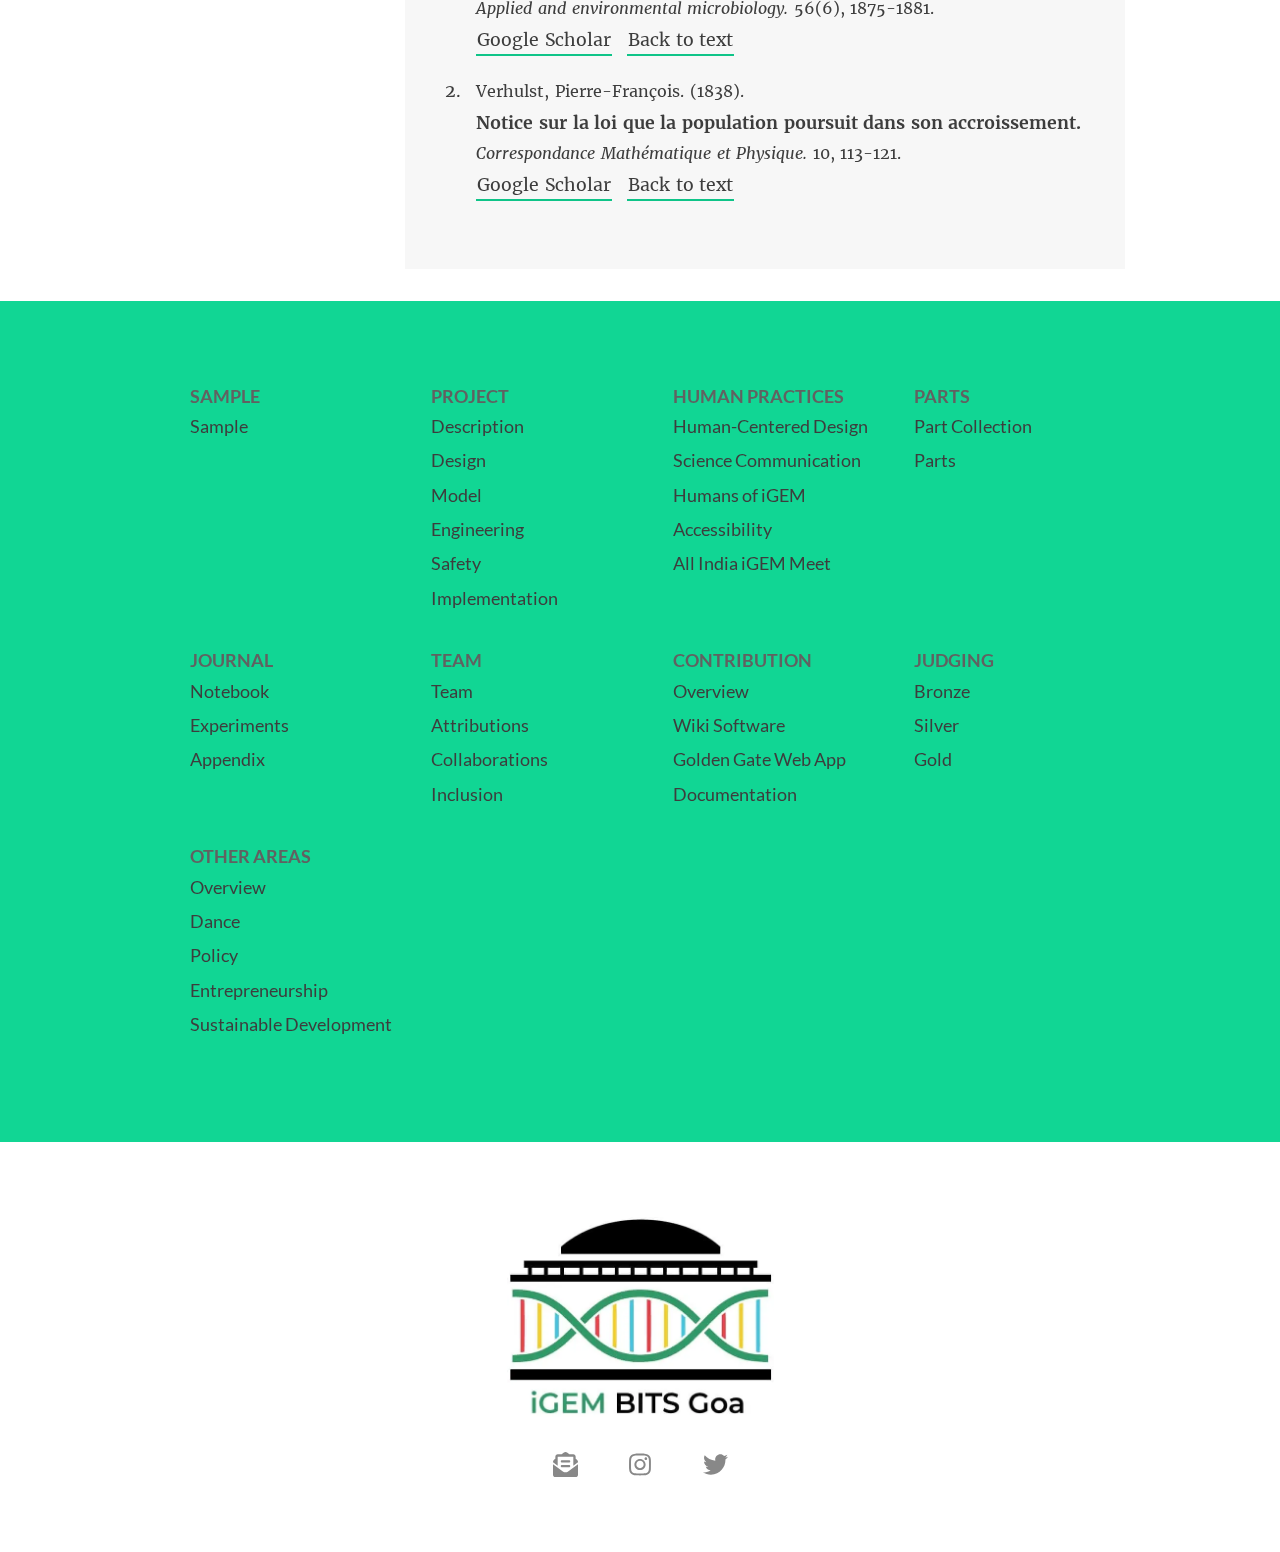
<file: Model/index.html>
<html lang="en"><head><meta charset="UTF-8"><meta name="viewport" content="width=device-width,initial-scale=1"><title>Model | SugarGain | iGEM BITS Goa</title><link href="../css/content.css" rel="stylesheet"></head><body><nav id="main-nav"><div class="navbar navbar-expand-lg d-flex justify-content-between bg-none nav-transparent fixed-top"><a class="navbar-brand d-lg-inline-block" href="/wiki/">Sugar<span>Gain</span></a><div class="controls h-100 d-flex align-items-center"><div class="align-items-center" id="themeSwitchWrapper"><i class="icon-light"></i><div id="themeSwitch"><label class="switch" for="themeSwitchInput"><input type="checkbox" id="themeSwitchInput"><span class="slider round"></span></label></div><i class="icon-dark"></i></div><button class="btn" id="menuSwitch"><div class="menu-icon"></div></button></div></div><div id="fullscreenMenu"><div class="w-100 h-100" id="desktop-nav"><div class="container-fluid d-flex align-items-stretch pr-0 flex-column"><div class="row nav-header w-100"><div class="col-xl-3 col-lg-2"><div class="teamLogo"></div></div><div class="col-xl-6 col-lg-8"></div><div class="col-xl-3 col-lg-2 d-flex align-items-center justify-content-end" id="close-label"><p>Close</p></div></div><div class="row flex-grow-1 w-100"><div class="col-xl-3 col-lg-2"></div><div class="col-xl-6 col-lg-8 d-flex justify-content-between flex-column" id="menuContent"><div class="row"><div class="col-6" id="nav-headings"><ul role="tablist"><li><a href="" id="Sample-tab">Sample</a></li><li><a href="" id="Project-tab">Project</a></li><li><a href="" id="Human_Practices-tab">Human Practices</a></li><li><a href="" id="Parts-tab">Parts</a></li><li><a href="" id="Journal-tab">Journal</a></li><li><a href="" id="Team-tab">Team</a></li><li><a href="" id="Contribution-tab">Contribution</a></li><li><a href="" id="Judging-tab">Judging</a></li><li><a href="" id="Other_Areas-tab">Other Areas</a></li></ul></div><div class="col-6" id="nav-items"><div class="tab-content"><div class="tab-pane" id="Sample-pane"><ul><li><a href="/wiki/Sample">Sample</a></li></ul></div><div class="tab-pane" id="Project-pane"><ul><li><a href="/wiki/Description">Description</a></li><li><a href="/wiki/Design">Design</a></li><li><a href="/wiki/Model">Model</a></li><li><a href="/wiki/Engineering">Engineering</a></li><li><a href="/wiki/Safety">Safety</a></li><li><a href="/wiki/Implementation">Implementation</a></li></ul></div><div class="tab-pane" id="Human_Practices-pane"><ul><li><a href="/wiki/Human_Practices">Human-Centered Design</a></li><li><a href="/wiki/Education">Science Communication</a></li><li><a href="/wiki/Humans_of_iGEM">Humans of iGEM</a></li><li><a href="/wiki/Accessibility">Accessibility</a></li><li><a href="/wiki/All_India_iGEM_Meet">All India iGEM Meet</a></li></ul></div><div class="tab-pane" id="Parts-pane"><ul><li><a href="/wiki/Part_Collection">Part Collection</a></li><li><a href="/wiki/Parts">Parts</a></li></ul></div><div class="tab-pane" id="Journal-pane"><ul><li><a href="/wiki/Notebook">Notebook</a></li><li><a href="/wiki/Experiments">Experiments</a></li><li><a href="/wiki/Appendix">Appendix</a></li></ul></div><div class="tab-pane" id="Team-pane"><ul><li><a href="/wiki/Team">Team</a></li><li><a href="/wiki/Attributions">Attributions</a></li><li><a href="/wiki/Collaborations">Collaborations</a></li><li><a href="/wiki/Inclusion">Inclusion</a></li></ul></div><div class="tab-pane" id="Contribution-pane"><ul><li><a href="/wiki/Contribution">Overview</a></li><li><a href="/wiki/Software/Wiki">Wiki Software</a></li><li><a href="/wiki/Software/Golden_Gate">Golden Gate Web App</a></li><li><a href="/wiki/Documentation">Documentation</a></li></ul></div><div class="tab-pane" id="Judging-pane"><ul><li><a href="/wiki/Judging/Bronze">Bronze</a></li><li><a href="/wiki/Judging/Silver">Silver</a></li><li><a href="/wiki/Judging/Gold">Gold</a></li></ul></div><div class="tab-pane" id="Other_Areas-pane"><ul><li><a href="/wiki/Excellence">Overview</a></li><li><a href="/wiki/Dance">Dance</a></li><li><a href="/wiki/Policy">Policy</a></li><li><a href="/wiki/Entrepreneurship">Entrepreneurship</a></li><li><a href="/wiki/Sustainable_Development">Sustainable Development</a></li></ul></div></div></div></div><div class="row"><div id="contact-links"><a href="https://instagram.com/igem_bits" target="_blank" rel="noopener">Instagram</a><a href="https://twitter.com/igembitsgoa" target="_blank" rel="noopener">Twitter</a><a href="mailto:igembitsgoa@gmail.com" target="_blank" rel="noopener">Email</a></div></div></div><div class="col-xl-3 col-lg-2"></div></div><div class="row nav-footer w-100"><div class="col-xl-3 col-lg-2"></div><div class="col-xl-6 col-lg-8"></div><div class="col-xl-3 col-lg-2"></div></div></div></div><div id="mobile-nav"><div class="container w-100 h-100"><div class="w-100" id="menuContent"><div class="row w-100 mb-4"><div class="col-md-4 col-sm-12 py-3"><a class="nav-heading">Sample</a><ul><li><a href="/wiki/Sample">Sample</a></li></ul></div><div class="col-md-4 col-sm-12 py-3"><a class="nav-heading">Project</a><ul><li><a href="/wiki/Description">Description</a></li><li><a href="/wiki/Design">Design</a></li><li><a href="/wiki/Model">Model</a></li><li><a href="/wiki/Engineering">Engineering</a></li><li><a href="/wiki/Safety">Safety</a></li><li><a href="/wiki/Implementation">Implementation</a></li></ul></div><div class="col-md-4 col-sm-12 py-3"><a class="nav-heading">Human Practices</a><ul><li><a href="/wiki/Human_Practices">Human-Centered Design</a></li><li><a href="/wiki/Education">Science Communication</a></li><li><a href="/wiki/Humans_of_iGEM">Humans of iGEM</a></li><li><a href="/wiki/Accessibility">Accessibility</a></li><li><a href="/wiki/All_India_iGEM_Meet">All India iGEM Meet</a></li></ul></div><div class="col-md-4 col-sm-12 py-3"><a class="nav-heading">Parts</a><ul><li><a href="/wiki/Part_Collection">Part Collection</a></li><li><a href="/wiki/Parts">Parts</a></li></ul></div><div class="col-md-4 col-sm-12 py-3"><a class="nav-heading">Journal</a><ul><li><a href="/wiki/Notebook">Notebook</a></li><li><a href="/wiki/Experiments">Experiments</a></li><li><a href="/wiki/Appendix">Appendix</a></li></ul></div><div class="col-md-4 col-sm-12 py-3"><a class="nav-heading">Team</a><ul><li><a href="/wiki/Team">Team</a></li><li><a href="/wiki/Attributions">Attributions</a></li><li><a href="/wiki/Collaborations">Collaborations</a></li><li><a href="/wiki/Inclusion">Inclusion</a></li></ul></div><div class="col-md-4 col-sm-12 py-3"><a class="nav-heading">Contribution</a><ul><li><a href="/wiki/Contribution">Overview</a></li><li><a href="/wiki/Software/Wiki">Wiki Software</a></li><li><a href="/wiki/Software/Golden_Gate">Golden Gate Web App</a></li><li><a href="/wiki/Documentation">Documentation</a></li></ul></div><div class="col-md-4 col-sm-12 py-3"><a class="nav-heading">Judging</a><ul><li><a href="/wiki/Judging/Bronze">Bronze</a></li><li><a href="/wiki/Judging/Silver">Silver</a></li><li><a href="/wiki/Judging/Gold">Gold</a></li></ul></div><div class="col-md-4 col-sm-12 py-3"><a class="nav-heading">Other Areas</a><ul><li><a href="/wiki/Excellence">Overview</a></li><li><a href="/wiki/Dance">Dance</a></li><li><a href="/wiki/Policy">Policy</a></li><li><a href="/wiki/Entrepreneurship">Entrepreneurship</a></li><li><a href="/wiki/Sustainable_Development">Sustainable Development</a></li></ul></div></div></div></div></div></div></nav><style>header {
    background-image: linear-gradient(rgba(0, 0, 0, 0.4),rgba(0, 0, 0, 0),rgba(0, 0, 0, 0.4)), 
        url( );
}</style><header class="d-flex justify-content-center"><div class="container d-flex align-items-end justify-content-between"><div id="heading"><h1>Model</h1></div><a><div id="bg-attribution" data-placement="top"></div></a></div></header><main><div class="container"><div class="row"><div class="sidebar col-lg-3"><div class="nav" id="contents"><ul></ul></div></div><div class="content col-lg-9"><article><p>Mathematical models allow us to gain an insight into the functioning of a system and also allow us to hypothesise, predict and verify its behaviour. Formulating a model therefore, provides a mathematical validation of the system created. Considering our restricted and later on non-existent access to a laboratory environment due to COVID-19, these models are the cornerstone of our project — they lend it legitimacy and validity in the absence of experimental proofs. Our project consists of four individual models which collectively complete our project. These would be discussed in the following sections.</p><p>(We also enlisted the help of the majestic Deep Thought to formulate our models, but forty-two was a rather difficult model to realise without any help from pan-dimensional, hyper-intelligent beings.)</p><p>We need a good landing page (with fancy science GIFs and all).</p><p><a href="Growth_Model">Growth Model</a></p><p><a href="Kill_Switch">Kill Switch</a></p><p><a href="Viscosity_Model">Viscosity Model</a></p></article><div class="d-flex justify-content-between my-5"><a class="button prev flex justify-content-end short" href="/wiki/Design"><span class="circle" aria-hidden><span class="icon arrow"></span></span><span class="button-text">Design</span></a><a class="button next long" href="/wiki/Engineering"><span class="circle" aria-hidden><span class="icon arrow"></span></span><span class="button-text">Engineering</span></a></div><article id="references"><h1>References</h1><ol><li id="citation1"><p class="author">Zwietering, M. H., Jongenburger, I., Rombouts, F. M. &amp; van 't Riet, K. (1990).</p><cite>Modeling of the Bacterial Growth Curve.</cite><p><span class="journalTitle">Applied and environmental microbiology.</span> <span class="journalInfo">56(6), 1875-1881.</span></p><a class="in-text" href="https://scholar.google.com/scholar?q=Modeling of the Bacterial Growth Curve." target="_blank" rel="noopener">Google Scholar</a><a class="in-text" href="#intext1">Back to text</a></li><li id="citation2"><p class="author">Verhulst, Pierre-François. (1838).</p><cite>Notice sur la loi que la population poursuit dans son accroissement.</cite><p><span class="journalTitle">Correspondance Mathématique et Physique.</span> <span class="journalInfo">10, 113-121.</span></p><a class="in-text" href="https://scholar.google.com/scholar?q=Notice sur la loi que la population poursuit dans son accroissement." target="_blank" rel="noopener">Google Scholar</a><a class="in-text" href="#intext2">Back to text</a></li></ol></article></div></div></div></main><footer><div id="footerNav"><div class="container"><div class="row justify-content-between"><div class="col-sm-6 col-md-4 col-lg-3 py-2"><a class="footer-heading">Sample</a><ul><li class="py-1"><a href="/wiki/Sample">Sample</a></li></ul></div><div class="col-sm-6 col-md-4 col-lg-3 py-2"><a class="footer-heading">Project</a><ul><li class="py-1"><a href="/wiki/Description">Description</a></li><li class="py-1"><a href="/wiki/Design">Design</a></li><li class="py-1"><a href="/wiki/Model">Model</a></li><li class="py-1"><a href="/wiki/Engineering">Engineering</a></li><li class="py-1"><a href="/wiki/Safety">Safety</a></li><li class="py-1"><a href="/wiki/Implementation">Implementation</a></li></ul></div><div class="col-sm-6 col-md-4 col-lg-3 py-2"><a class="footer-heading">Human Practices</a><ul><li class="py-1"><a href="/wiki/Human_Practices">Human-Centered Design</a></li><li class="py-1"><a href="/wiki/Education">Science Communication</a></li><li class="py-1"><a href="/wiki/Humans_of_iGEM">Humans of iGEM</a></li><li class="py-1"><a href="/wiki/Accessibility">Accessibility</a></li><li class="py-1"><a href="/wiki/All_India_iGEM_Meet">All India iGEM Meet</a></li></ul></div><div class="col-sm-6 col-md-4 col-lg-3 py-2"><a class="footer-heading">Parts</a><ul><li class="py-1"><a href="/wiki/Part_Collection">Part Collection</a></li><li class="py-1"><a href="/wiki/Parts">Parts</a></li></ul></div><div class="col-sm-6 col-md-4 col-lg-3 py-2"><a class="footer-heading">Journal</a><ul><li class="py-1"><a href="/wiki/Notebook">Notebook</a></li><li class="py-1"><a href="/wiki/Experiments">Experiments</a></li><li class="py-1"><a href="/wiki/Appendix">Appendix</a></li></ul></div><div class="col-sm-6 col-md-4 col-lg-3 py-2"><a class="footer-heading">Team</a><ul><li class="py-1"><a href="/wiki/Team">Team</a></li><li class="py-1"><a href="/wiki/Attributions">Attributions</a></li><li class="py-1"><a href="/wiki/Collaborations">Collaborations</a></li><li class="py-1"><a href="/wiki/Inclusion">Inclusion</a></li></ul></div><div class="col-sm-6 col-md-4 col-lg-3 py-2"><a class="footer-heading">Contribution</a><ul><li class="py-1"><a href="/wiki/Contribution">Overview</a></li><li class="py-1"><a href="/wiki/Software/Wiki">Wiki Software</a></li><li class="py-1"><a href="/wiki/Software/Golden_Gate">Golden Gate Web App</a></li><li class="py-1"><a href="/wiki/Documentation">Documentation</a></li></ul></div><div class="col-sm-6 col-md-4 col-lg-3 py-2"><a class="footer-heading">Judging</a><ul><li class="py-1"><a href="/wiki/Judging/Bronze">Bronze</a></li><li class="py-1"><a href="/wiki/Judging/Silver">Silver</a></li><li class="py-1"><a href="/wiki/Judging/Gold">Gold</a></li></ul></div><div class="col-sm-6 col-md-4 col-lg-3 py-2"><a class="footer-heading">Other Areas</a><ul><li class="py-1"><a href="/wiki/Excellence">Overview</a></li><li class="py-1"><a href="/wiki/Dance">Dance</a></li><li class="py-1"><a href="/wiki/Policy">Policy</a></li><li class="py-1"><a href="/wiki/Entrepreneurship">Entrepreneurship</a></li><li class="py-1"><a href="/wiki/Sustainable_Development">Sustainable Development</a></li></ul></div></div></div></div><div id="footerBrand"><div class="container"><div class="row"><div id="footerLogo"></div></div><div class="row justify-content-center" id="footerIcons"><a class="gmail" href="mailto:igembitsgoa@gmail.com"></a><a class="insta" href="https://instagram.com/igem_bits" target="_blank" rel="noopener"></a><a class="twitter" href="https://twitter.com/igembitsgoa" target="_blank" rel="noopener"></a></div></div></div></footer><script src="../content.bundle.js"></script></body></html>
</file>
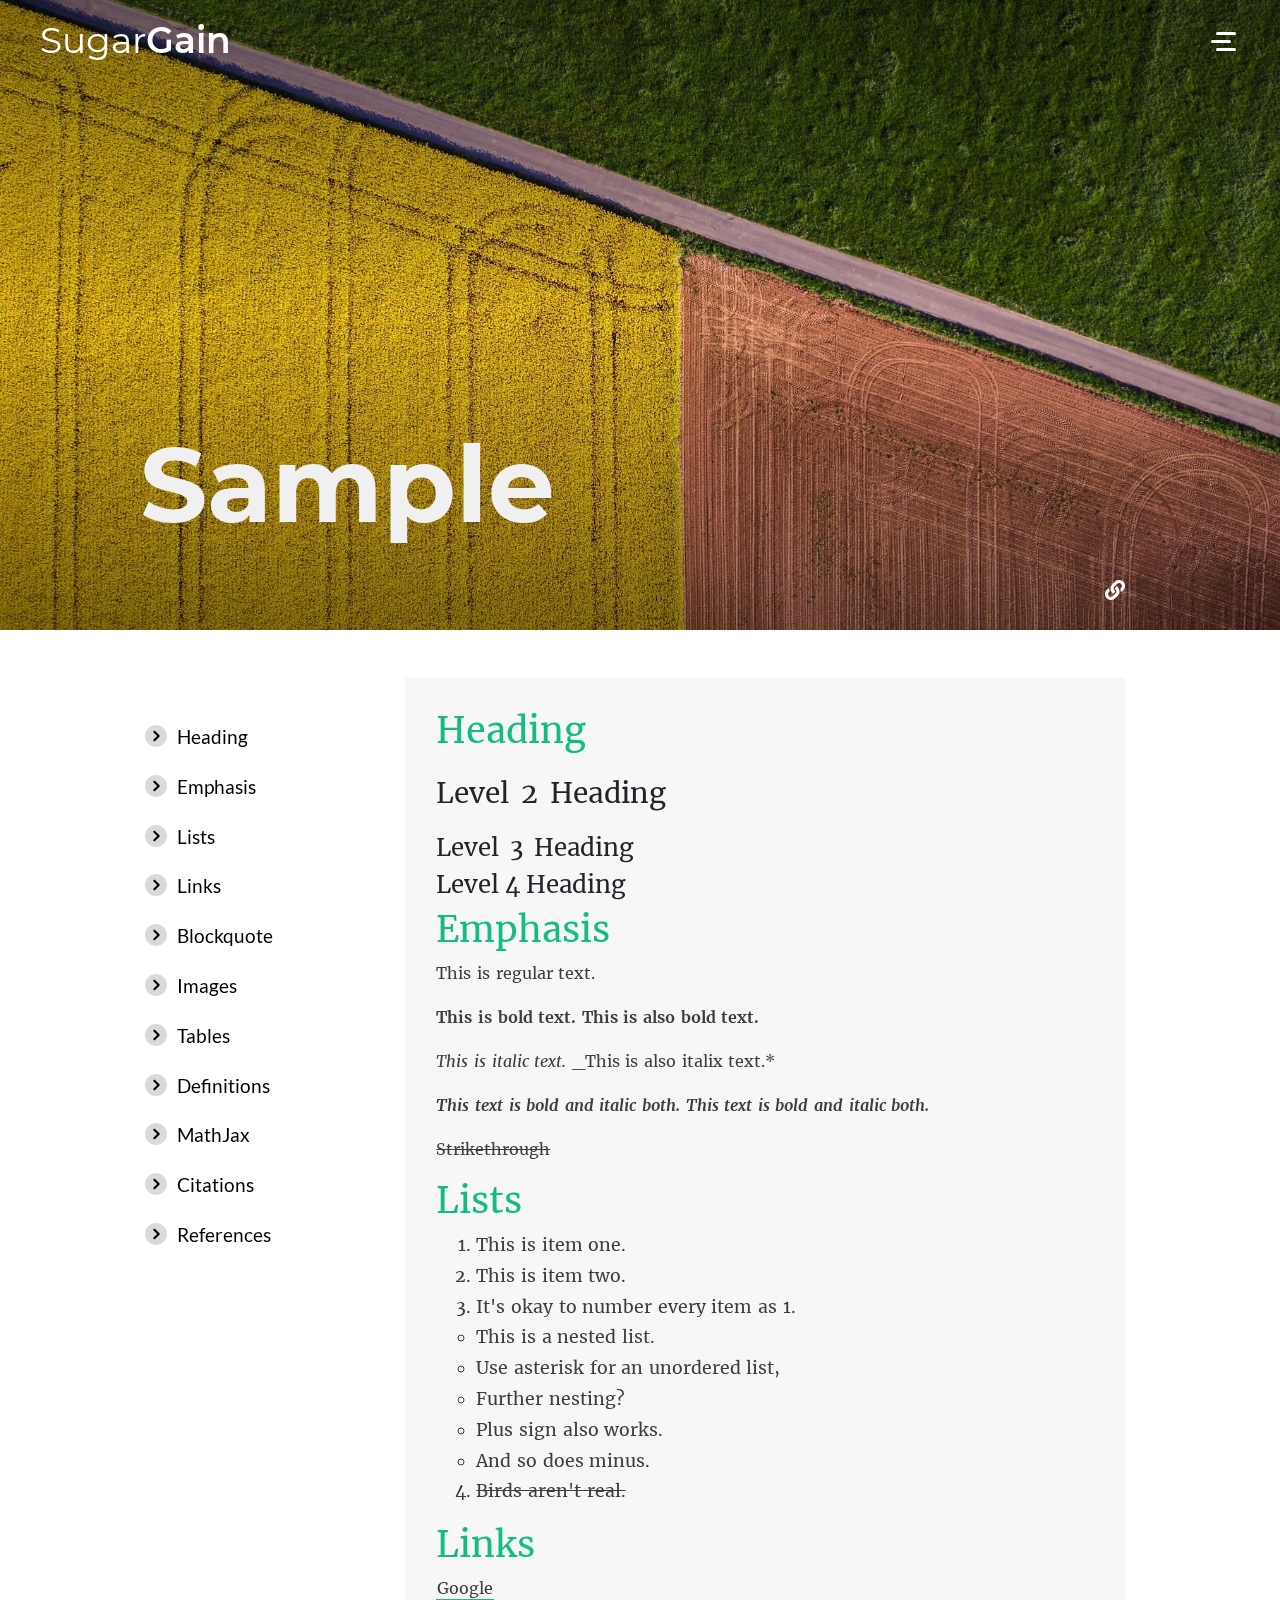
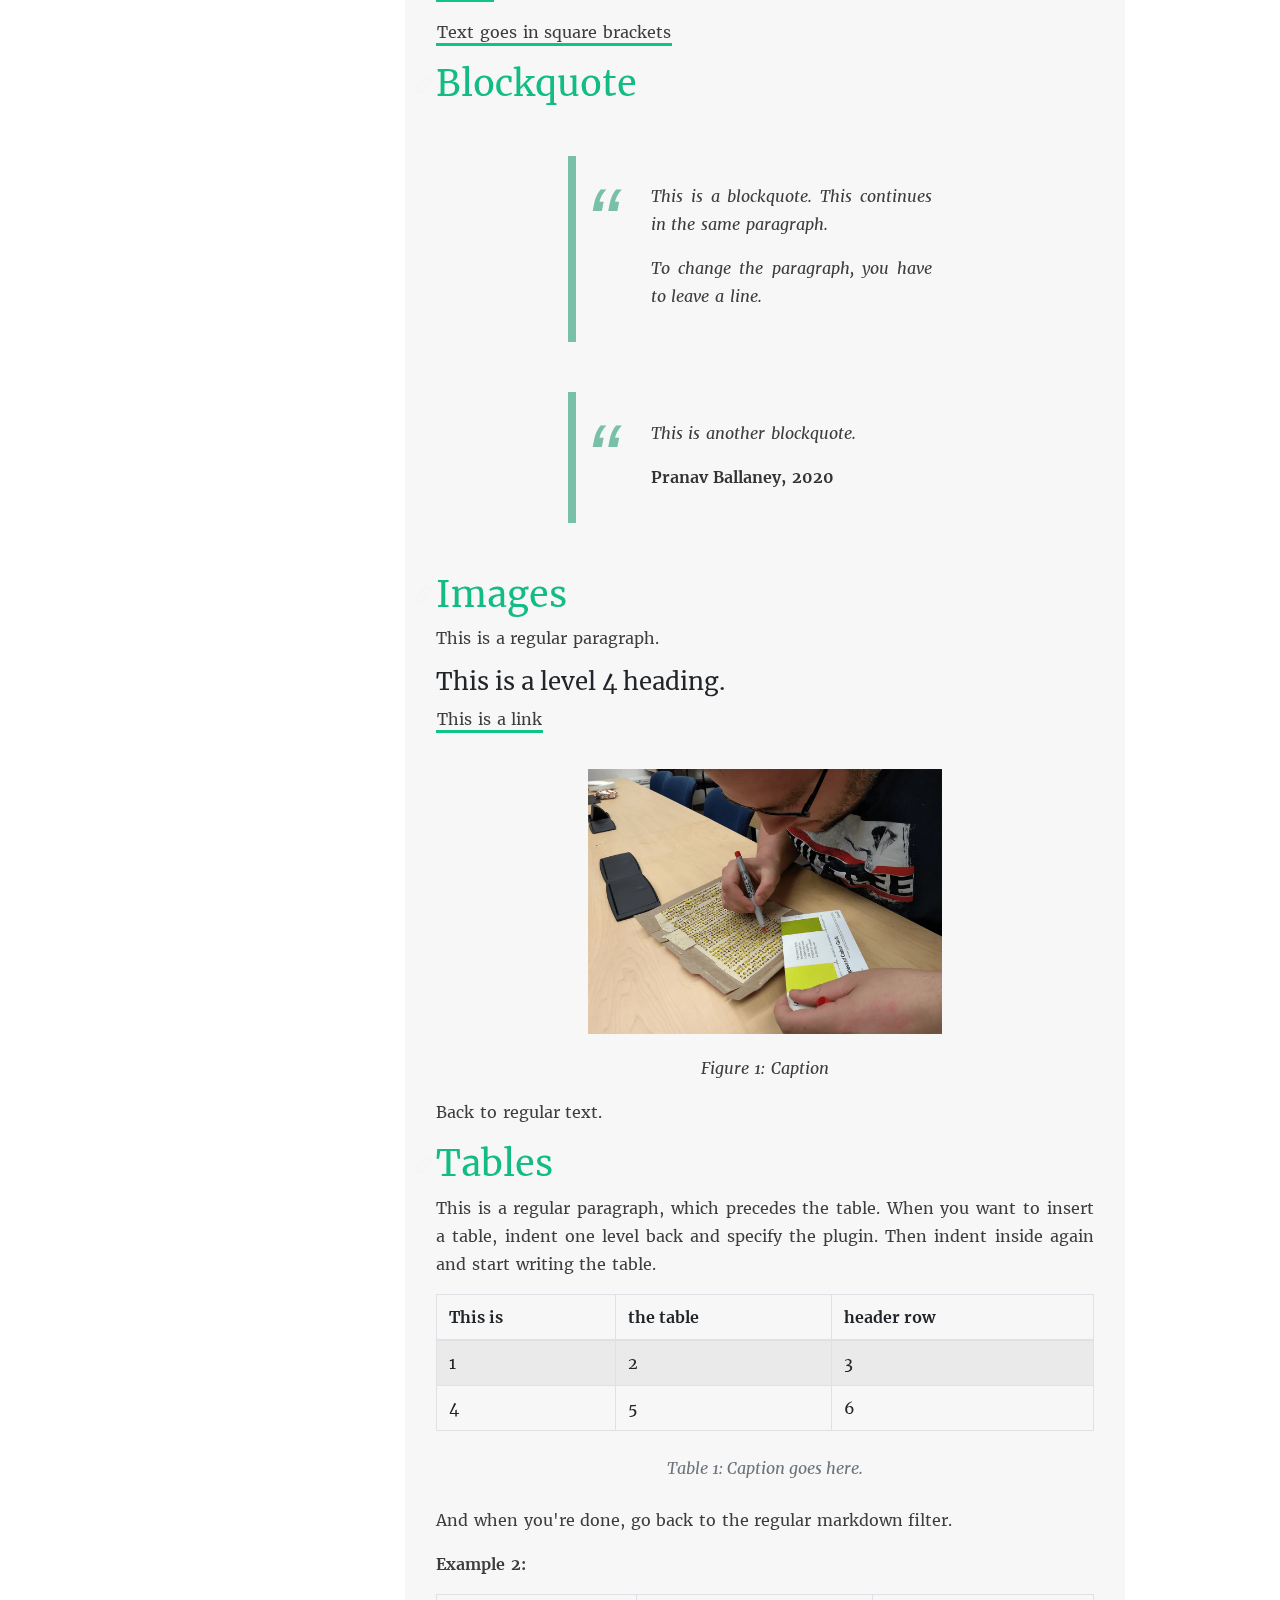
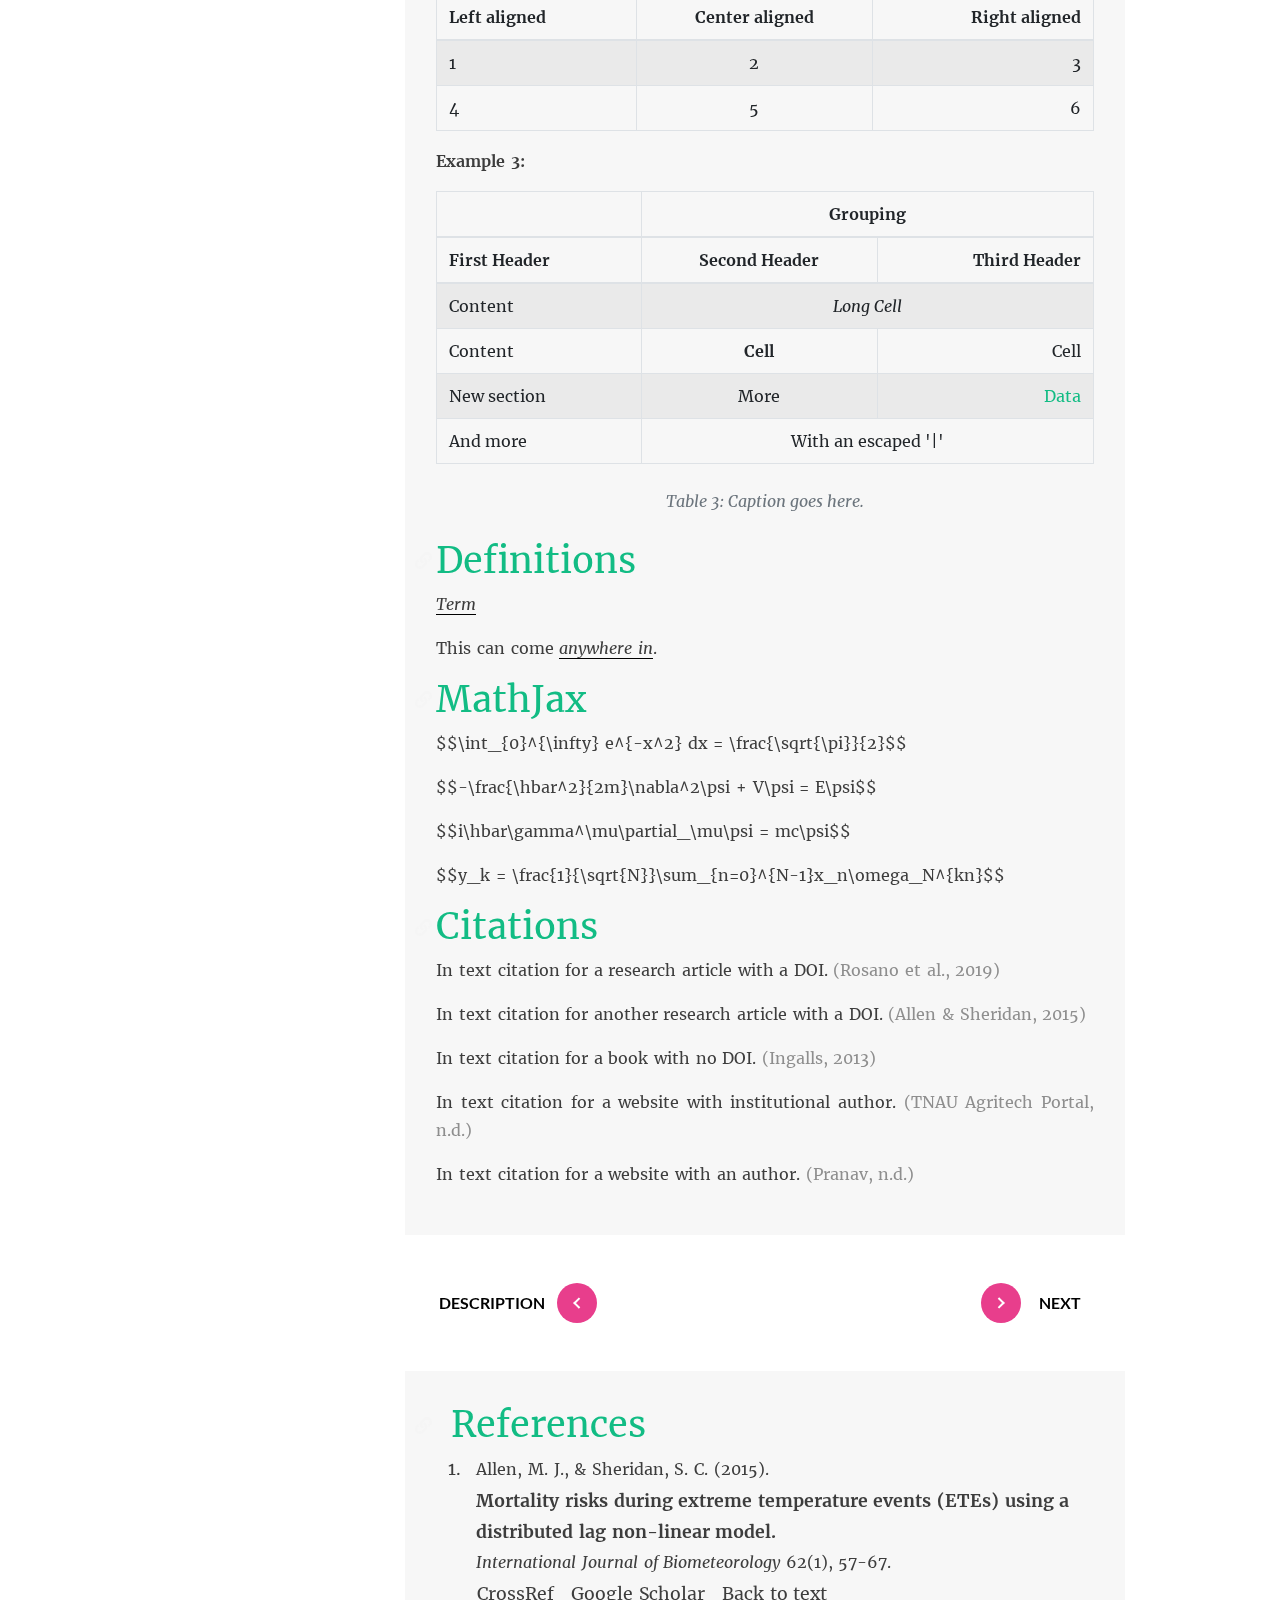
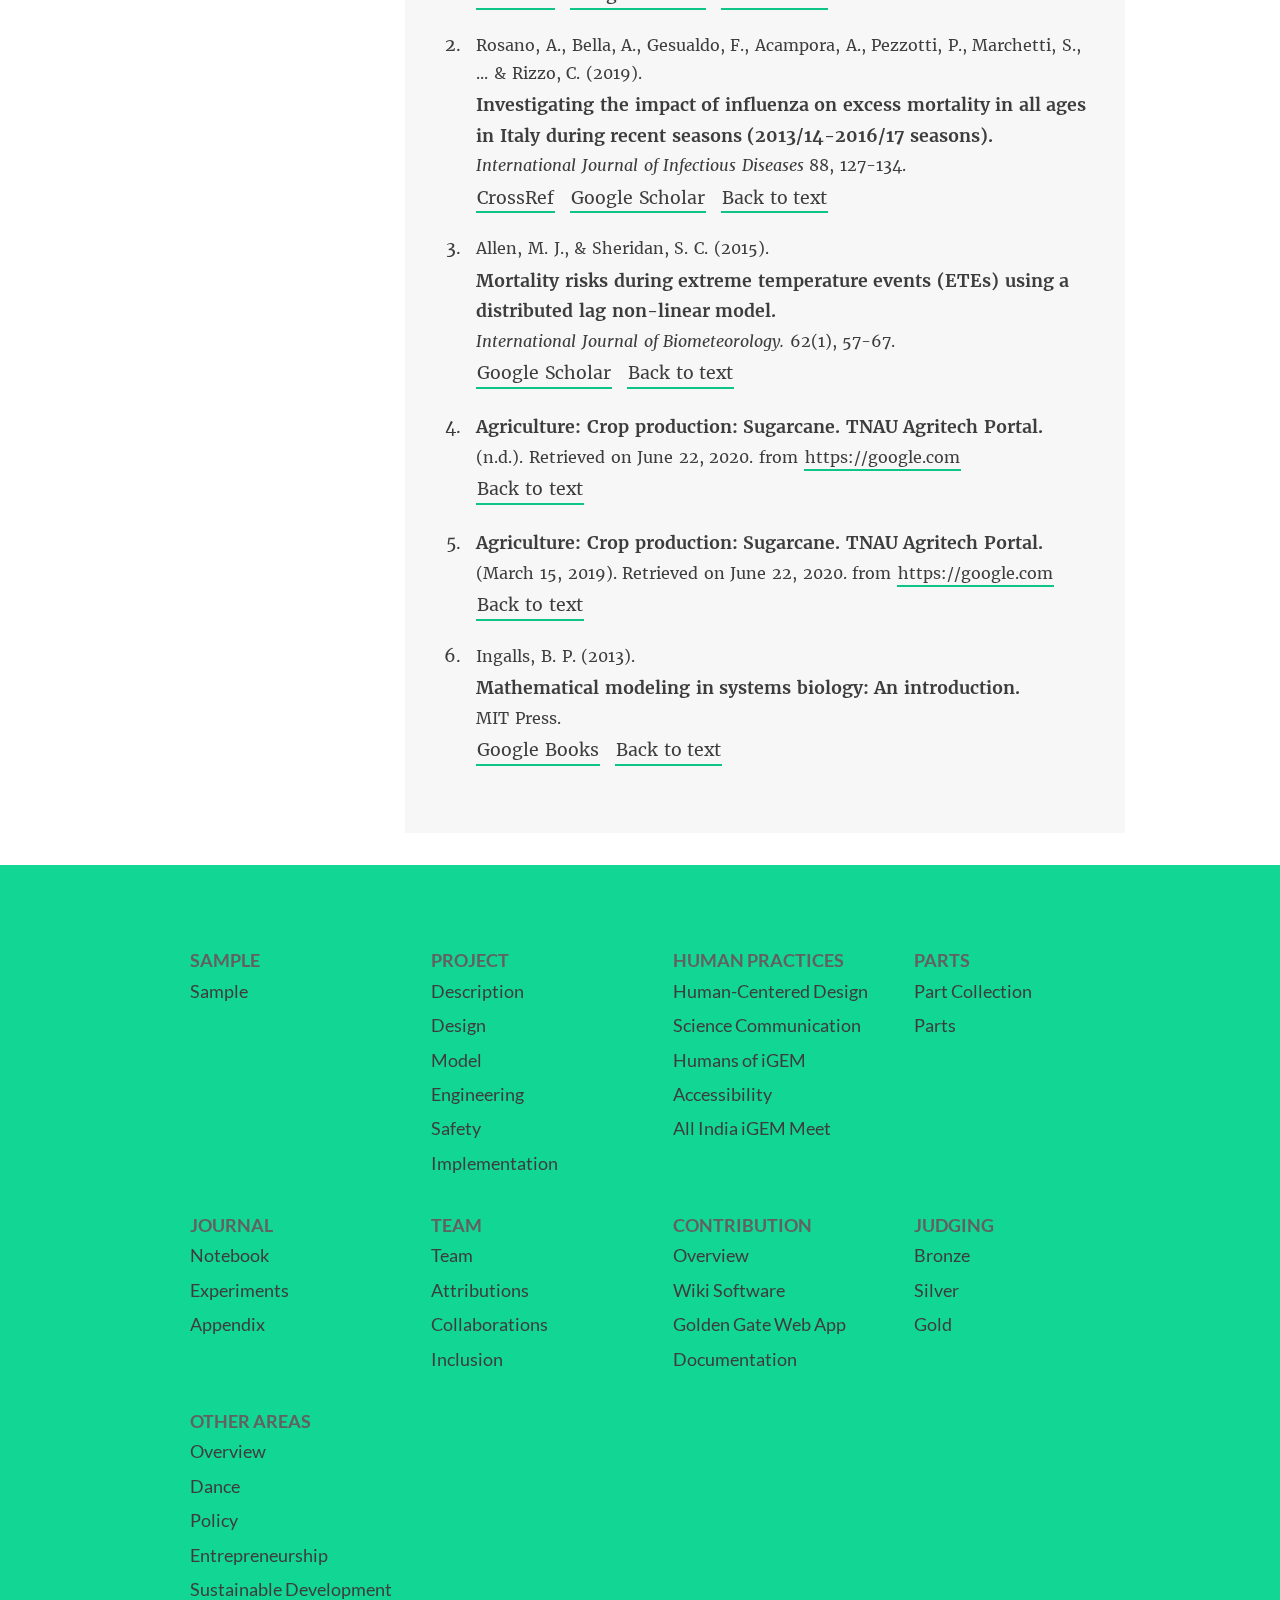
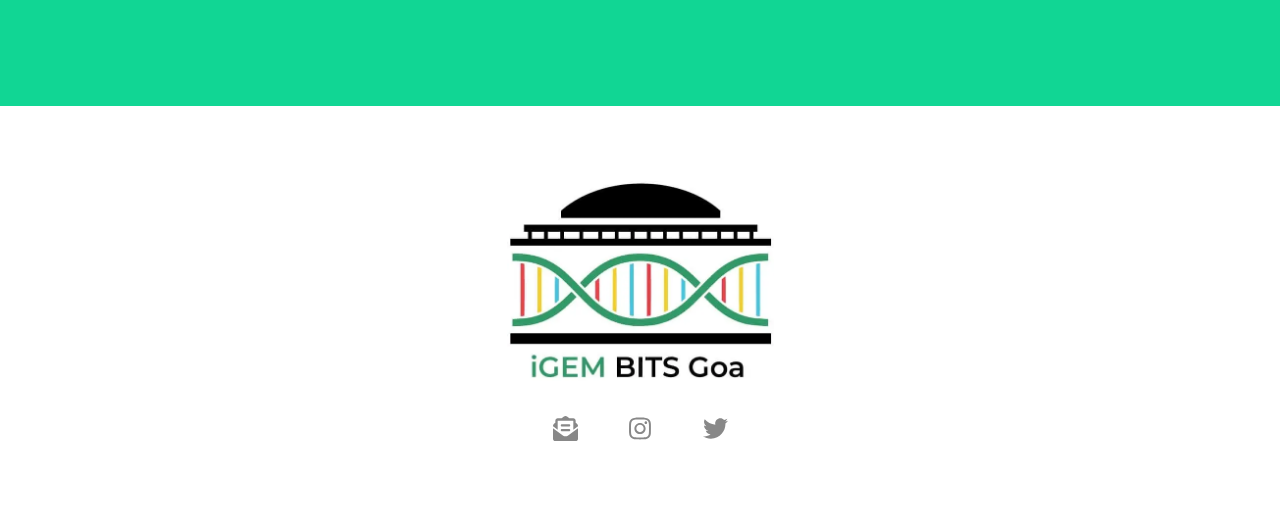
<file: Sample/index.html>
<html lang="en"><head><meta charset="UTF-8"><meta name="viewport" content="width=device-width,initial-scale=1"><title>Sample | SugarGain | iGEM BITS Goa</title><script src="https://2020.igem.org/common/MathJax-2.5-latest/MathJax.js?config=TeX-AMS-MML_HTMLorMML"></script><link href="../css/content.css" rel="stylesheet"></head><body><nav id="main-nav"><div class="navbar navbar-expand-lg d-flex justify-content-between bg-none nav-transparent fixed-top"><a class="navbar-brand d-lg-inline-block" href="/wiki/">Sugar<span>Gain</span></a><div class="controls h-100 d-flex align-items-center"><div class="align-items-center" id="themeSwitchWrapper"><i class="icon-light"></i><div id="themeSwitch"><label class="switch" for="themeSwitchInput"><input type="checkbox" id="themeSwitchInput"><span class="slider round"></span></label></div><i class="icon-dark"></i></div><button class="btn" id="menuSwitch"><div class="menu-icon"></div></button></div></div><div id="fullscreenMenu"><div class="w-100 h-100" id="desktop-nav"><div class="container-fluid d-flex align-items-stretch pr-0 flex-column"><div class="row nav-header w-100"><div class="col-xl-3 col-lg-2"><div class="teamLogo"></div></div><div class="col-xl-6 col-lg-8"></div><div class="col-xl-3 col-lg-2 d-flex align-items-center justify-content-end" id="close-label"><p>Close</p></div></div><div class="row flex-grow-1 w-100"><div class="col-xl-3 col-lg-2"></div><div class="col-xl-6 col-lg-8 d-flex justify-content-between flex-column" id="menuContent"><div class="row"><div class="col-6" id="nav-headings"><ul role="tablist"><li><a href="" id="Sample-tab">Sample</a></li><li><a href="" id="Project-tab">Project</a></li><li><a href="" id="Human_Practices-tab">Human Practices</a></li><li><a href="" id="Parts-tab">Parts</a></li><li><a href="" id="Journal-tab">Journal</a></li><li><a href="" id="Team-tab">Team</a></li><li><a href="" id="Contribution-tab">Contribution</a></li><li><a href="" id="Judging-tab">Judging</a></li><li><a href="" id="Other_Areas-tab">Other Areas</a></li></ul></div><div class="col-6" id="nav-items"><div class="tab-content"><div class="tab-pane" id="Sample-pane"><ul><li><a href="/wiki/Sample">Sample</a></li></ul></div><div class="tab-pane" id="Project-pane"><ul><li><a href="/wiki/Description">Description</a></li><li><a href="/wiki/Design">Design</a></li><li><a href="/wiki/Model">Model</a></li><li><a href="/wiki/Engineering">Engineering</a></li><li><a href="/wiki/Safety">Safety</a></li><li><a href="/wiki/Implementation">Implementation</a></li></ul></div><div class="tab-pane" id="Human_Practices-pane"><ul><li><a href="/wiki/Human_Practices">Human-Centered Design</a></li><li><a href="/wiki/Education">Science Communication</a></li><li><a href="/wiki/Humans_of_iGEM">Humans of iGEM</a></li><li><a href="/wiki/Accessibility">Accessibility</a></li><li><a href="/wiki/All_India_iGEM_Meet">All India iGEM Meet</a></li></ul></div><div class="tab-pane" id="Parts-pane"><ul><li><a href="/wiki/Part_Collection">Part Collection</a></li><li><a href="/wiki/Parts">Parts</a></li></ul></div><div class="tab-pane" id="Journal-pane"><ul><li><a href="/wiki/Notebook">Notebook</a></li><li><a href="/wiki/Experiments">Experiments</a></li><li><a href="/wiki/Appendix">Appendix</a></li></ul></div><div class="tab-pane" id="Team-pane"><ul><li><a href="/wiki/Team">Team</a></li><li><a href="/wiki/Attributions">Attributions</a></li><li><a href="/wiki/Collaborations">Collaborations</a></li><li><a href="/wiki/Inclusion">Inclusion</a></li></ul></div><div class="tab-pane" id="Contribution-pane"><ul><li><a href="/wiki/Contribution">Overview</a></li><li><a href="/wiki/Software/Wiki">Wiki Software</a></li><li><a href="/wiki/Software/Golden_Gate">Golden Gate Web App</a></li><li><a href="/wiki/Documentation">Documentation</a></li></ul></div><div class="tab-pane" id="Judging-pane"><ul><li><a href="/wiki/Judging/Bronze">Bronze</a></li><li><a href="/wiki/Judging/Silver">Silver</a></li><li><a href="/wiki/Judging/Gold">Gold</a></li></ul></div><div class="tab-pane" id="Other_Areas-pane"><ul><li><a href="/wiki/Excellence">Overview</a></li><li><a href="/wiki/Dance">Dance</a></li><li><a href="/wiki/Policy">Policy</a></li><li><a href="/wiki/Entrepreneurship">Entrepreneurship</a></li><li><a href="/wiki/Sustainable_Development">Sustainable Development</a></li></ul></div></div></div></div><div class="row"><div id="contact-links"><a href="https://instagram.com/igem_bits" target="_blank" rel="noopener">Instagram</a><a href="https://twitter.com/igembitsgoa" target="_blank" rel="noopener">Twitter</a><a href="mailto:igembitsgoa@gmail.com" target="_blank" rel="noopener">Email</a></div></div></div><div class="col-xl-3 col-lg-2"></div></div><div class="row nav-footer w-100"><div class="col-xl-3 col-lg-2"></div><div class="col-xl-6 col-lg-8"></div><div class="col-xl-3 col-lg-2"></div></div></div></div><div id="mobile-nav"><div class="container w-100 h-100"><div class="w-100" id="menuContent"><div class="row w-100 mb-4"><div class="col-md-4 col-sm-12 py-3"><a class="nav-heading">Sample</a><ul><li><a href="/wiki/Sample">Sample</a></li></ul></div><div class="col-md-4 col-sm-12 py-3"><a class="nav-heading">Project</a><ul><li><a href="/wiki/Description">Description</a></li><li><a href="/wiki/Design">Design</a></li><li><a href="/wiki/Model">Model</a></li><li><a href="/wiki/Engineering">Engineering</a></li><li><a href="/wiki/Safety">Safety</a></li><li><a href="/wiki/Implementation">Implementation</a></li></ul></div><div class="col-md-4 col-sm-12 py-3"><a class="nav-heading">Human Practices</a><ul><li><a href="/wiki/Human_Practices">Human-Centered Design</a></li><li><a href="/wiki/Education">Science Communication</a></li><li><a href="/wiki/Humans_of_iGEM">Humans of iGEM</a></li><li><a href="/wiki/Accessibility">Accessibility</a></li><li><a href="/wiki/All_India_iGEM_Meet">All India iGEM Meet</a></li></ul></div><div class="col-md-4 col-sm-12 py-3"><a class="nav-heading">Parts</a><ul><li><a href="/wiki/Part_Collection">Part Collection</a></li><li><a href="/wiki/Parts">Parts</a></li></ul></div><div class="col-md-4 col-sm-12 py-3"><a class="nav-heading">Journal</a><ul><li><a href="/wiki/Notebook">Notebook</a></li><li><a href="/wiki/Experiments">Experiments</a></li><li><a href="/wiki/Appendix">Appendix</a></li></ul></div><div class="col-md-4 col-sm-12 py-3"><a class="nav-heading">Team</a><ul><li><a href="/wiki/Team">Team</a></li><li><a href="/wiki/Attributions">Attributions</a></li><li><a href="/wiki/Collaborations">Collaborations</a></li><li><a href="/wiki/Inclusion">Inclusion</a></li></ul></div><div class="col-md-4 col-sm-12 py-3"><a class="nav-heading">Contribution</a><ul><li><a href="/wiki/Contribution">Overview</a></li><li><a href="/wiki/Software/Wiki">Wiki Software</a></li><li><a href="/wiki/Software/Golden_Gate">Golden Gate Web App</a></li><li><a href="/wiki/Documentation">Documentation</a></li></ul></div><div class="col-md-4 col-sm-12 py-3"><a class="nav-heading">Judging</a><ul><li><a href="/wiki/Judging/Bronze">Bronze</a></li><li><a href="/wiki/Judging/Silver">Silver</a></li><li><a href="/wiki/Judging/Gold">Gold</a></li></ul></div><div class="col-md-4 col-sm-12 py-3"><a class="nav-heading">Other Areas</a><ul><li><a href="/wiki/Excellence">Overview</a></li><li><a href="/wiki/Dance">Dance</a></li><li><a href="/wiki/Policy">Policy</a></li><li><a href="/wiki/Entrepreneurship">Entrepreneurship</a></li><li><a href="/wiki/Sustainable_Development">Sustainable Development</a></li></ul></div></div></div></div></div></div></nav><style>header {
    background-image: linear-gradient(rgba(0, 0, 0, 0.4),rgba(0, 0, 0, 0),rgba(0, 0, 0, 0.4)), 
        url( ../assets/img/Sample--jean-wimmerlin.jpg);
}</style><header class="d-flex justify-content-center"><div class="container d-flex align-items-end justify-content-between"><div id="heading"><h1>Sample</h1></div><a href="https://unsplash.com/photos/lZ4xZZuk8iA"><div id="bg-attribution" title="Photo by Josh Withers on Unsplash" data-placement="top"></div></a></div></header><main><div class="container"><div class="row"><div class="sidebar col-lg-3"><div class="nav" id="contents"><ul></ul></div></div><div class="content col-lg-9"><article><h1>Heading</h1><h2>Level 2 Heading</h2><h3>Level 3 Heading</h3><h4>Level 4 Heading</h4><h1>Emphasis</h1><p>This is regular text.</p><p><strong>This is bold text.</strong> <strong>This is also bold text.</strong></p><p><em>This is italic text.</em> _This is also italix text.*</p><p><em><strong>This text is bold and italic both.</strong></em> <em><strong>This text is bold and italic both.</strong></em></p><p><s>Strikethrough</s></p><h1>Lists</h1><ol><li>This is item one.</li><li>This is item two.</li><li>It's okay to number every item as 1.<ul><li>This is a nested list.</li><li>Use asterisk for an unordered list,</li><li>Further nesting?</li></ul><ul><li>Plus sign also works.</li></ul><ul><li>And so does minus.</li></ul></li><li><s>Birds aren't real.</s></li></ol><h1>Links</h1><p><a href="https://google.com">Google</a></p><p><a href="Link-goes-in-parenthesis">Text goes in square brackets</a></p><h1>Blockquote</h1><blockquote><p>This is a blockquote. This continues in the same paragraph.</p><p>To change the paragraph, you have to leave a line.</p></blockquote><blockquote><p>This is another blockquote.</p><p><strong>Pranav Ballaney, 2020</strong></p></blockquote><h1>Images</h1><p>This is a regular paragraph.</p><h4>This is a level 4 heading.</h4><p><a href="google.com">This is a link</a></p><div class="image"><img src="../assets/img/Sample--calgary.jpg" alt="Caption" style="width: 60%"><p>Figure 1: Caption</p></div><p>Back to regular text.</p><h1>Tables</h1><p>This is a regular paragraph, which precedes the table. When you want to insert a table, indent one level back and specify the plugin. Then indent inside again and start writing the table.</p><table><caption id="table1captiongoeshere">Table 1: Caption goes here.</caption><thead><tr><th>This is</th><th>the table</th><th>header row</th></tr></thead><tbody><tr><td>1</td><td>2</td><td>3</td></tr><tr><td>4</td><td>5</td><td>6</td></tr></tbody></table><p>And when you're done, go back to the regular markdown filter.</p><p><strong>Example 2:</strong></p><table><thead><tr><th style="text-align:left">Left aligned</th><th style="text-align:center">Center aligned</th><th style="text-align:right">Right aligned</th></tr></thead><tbody><tr><td style="text-align:left">1</td><td style="text-align:center">2</td><td style="text-align:right">3</td></tr><tr><td style="text-align:left">4</td><td style="text-align:center">5</td><td style="text-align:right">6</td></tr></tbody></table><p><strong>Example 3:</strong></p><table><caption id="table3captiongoeshere">Table 3: Caption goes here.</caption><thead><tr><th></th><th style="text-align:center" colspan="2">Grouping</th></tr><tr><th>First Header</th><th style="text-align:center">Second Header</th><th style="text-align:right">Third Header</th></tr></thead><tbody><tr><td>Content</td><td style="text-align:center" colspan="2"><em>Long Cell</em></td></tr><tr><td>Content</td><td style="text-align:center"><strong>Cell</strong></td><td style="text-align:right">Cell</td></tr><tr><td>New section</td><td style="text-align:center">More</td><td style="text-align:right"><a href="https://google.com">Data</a></td></tr><tr><td>And more</td><td style="text-align:center" colspan="2">With an escaped '|'</td></tr></tbody></table><h1>Definitions</h1><p><dfn>Term ~ Definition</dfn></p><p>This can come <dfn>anywhere in ~ the text</dfn>.</p><h1>MathJax</h1><p>$$\int_{0}^{\infty} e^{-x^2} dx = \frac{\sqrt{\pi}}{2}$$</p><p>$$-\frac{\hbar^2}{2m}\nabla^2\psi + V\psi = E\psi$$</p><p>$$i\hbar\gamma^\mu\partial_\mu\psi = mc\psi$$</p><p>$$y_k = \frac{1}{\sqrt{N}}\sum_{n=0}^{N-1}x_n\omega_N^{kn}$$</p><h1>Citations</h1><p>In text citation for a research article with a DOI. <a href="#citation1">Rosano et al., 2019</a></p><p>In text citation for another research article with a DOI. <a href="#citation2">Allen &amp; Sheridan, 2015</a></p><p>In text citation for a book with no DOI. <a href="#citation3">Ingalls, 2013</a></p><p>In text citation for a website with institutional author. <a href="#citation4">TNAU Agritech Portal, n.d.</a></p><p>In text citation for a website with an author. <a href="#citation5">Pranav, n.d.</a></p></article><div class="d-flex justify-content-between my-5"><a class="button prev flex justify-content-end long" href="/wiki/Description"><span class="circle" aria-hidden><span class="icon arrow"></span></span><span class="button-text">Description</span></a><a class="button next short" href="/wiki/Next"><span class="circle" aria-hidden><span class="icon arrow"></span></span><span class="button-text">Next</span></a></div><article id="references"><h1>References</h1><ol><li id="citation1"><p class="author">Allen, M. J., &amp; Sheridan, S. C. (2015).</p><cite>Mortality risks during extreme temperature events (ETEs) using a distributed lag non-linear model.</cite><p><span class="journalTitle">International Journal of Biometeorology</span> <span class="journalInfo">62(1), 57-67.</span></p><a class="in-text" href="https://doi.org/10.1007/s00484-015-1117-4" target="_blank" rel="noopener">CrossRef</a><a class="in-text" href="https://scholar.google.com/scholar?q=Mortality risks during extreme temperature events (ETEs) using a distributed lag non-linear model." target="_blank" rel="noopener">Google Scholar</a><a class="in-text" href="#intext1">Back to text</a></li><li id="citation2"><p class="author">Rosano, A., Bella, A., Gesualdo, F., Acampora, A., Pezzotti, P., Marchetti, S., ... &amp; Rizzo, C. (2019).</p><cite>Investigating the impact of influenza on excess mortality in all ages in Italy during recent seasons (2013/14-2016/17 seasons).</cite><p><span class="journalTitle">International Journal of Infectious Diseases</span> <span class="journalInfo">88, 127-134.</span></p><a class="in-text" href="https://doi.org/10.1016/j.ijid.2019.08.003" target="_blank" rel="noopener">CrossRef</a><a class="in-text" href="https://scholar.google.com/scholar?q=Investigating the impact of influenza on excess mortality in all ages in Italy during recent seasons (2013/14-2016/17 seasons)." target="_blank" rel="noopener">Google Scholar</a><a class="in-text" href="#intext2">Back to text</a></li><li id="citation3"><p class="author">Allen, M. J., &amp; Sheridan, S. C. (2015).</p><cite>Mortality risks during extreme temperature events (ETEs) using a distributed lag non-linear model.</cite><p><span class="journalTitle">International Journal of Biometeorology.</span> <span class="journalInfo">62(1), 57-67.</span></p><a class="in-text" href="https://scholar.google.com/scholar?q=Mortality risks during extreme temperature events (ETEs) using a distributed lag non-linear model." target="_blank" rel="noopener">Google Scholar</a><a class="in-text" href="#intext3">Back to text</a></li><li id="citation4"><p class="author"></p><cite>Agriculture: Crop production: Sugarcane. TNAU Agritech Portal.</cite><p><span class="details">(n.d.). Retrieved on June 22, 2020. from </span><a class="in-text" href="https://google.com" target="_blank" rel="noopener">https://google.com</a></p><a class="in-text" href="#intext4">Back to text</a></li><li id="citation5"><p class="author"></p><cite>Agriculture: Crop production: Sugarcane. TNAU Agritech Portal.</cite><p><span class="details">(March 15, 2019). Retrieved on June 22, 2020. from </span><a class="in-text" href="https://google.com" target="_blank" rel="noopener">https://google.com</a></p><a class="in-text" href="#intext5">Back to text</a></li><li id="citation6"><p class="author">Ingalls, B. P. (2013).</p><cite>Mathematical modeling in systems biology: An introduction.</cite><p><span class="details">MIT Press.</span></p><a class="in-text" href="https://books.google.co.in/books?id=OYr6AQAAQBAJ" target="_blank" rel="noopener">Google Books</a><a class="in-text" href="#intext6">Back to text</a></li></ol></article></div></div></div></main><footer><div id="footerNav"><div class="container"><div class="row justify-content-between"><div class="col-sm-6 col-md-4 col-lg-3 py-2"><a class="footer-heading">Sample</a><ul><li class="py-1"><a href="/wiki/Sample">Sample</a></li></ul></div><div class="col-sm-6 col-md-4 col-lg-3 py-2"><a class="footer-heading">Project</a><ul><li class="py-1"><a href="/wiki/Description">Description</a></li><li class="py-1"><a href="/wiki/Design">Design</a></li><li class="py-1"><a href="/wiki/Model">Model</a></li><li class="py-1"><a href="/wiki/Engineering">Engineering</a></li><li class="py-1"><a href="/wiki/Safety">Safety</a></li><li class="py-1"><a href="/wiki/Implementation">Implementation</a></li></ul></div><div class="col-sm-6 col-md-4 col-lg-3 py-2"><a class="footer-heading">Human Practices</a><ul><li class="py-1"><a href="/wiki/Human_Practices">Human-Centered Design</a></li><li class="py-1"><a href="/wiki/Education">Science Communication</a></li><li class="py-1"><a href="/wiki/Humans_of_iGEM">Humans of iGEM</a></li><li class="py-1"><a href="/wiki/Accessibility">Accessibility</a></li><li class="py-1"><a href="/wiki/All_India_iGEM_Meet">All India iGEM Meet</a></li></ul></div><div class="col-sm-6 col-md-4 col-lg-3 py-2"><a class="footer-heading">Parts</a><ul><li class="py-1"><a href="/wiki/Part_Collection">Part Collection</a></li><li class="py-1"><a href="/wiki/Parts">Parts</a></li></ul></div><div class="col-sm-6 col-md-4 col-lg-3 py-2"><a class="footer-heading">Journal</a><ul><li class="py-1"><a href="/wiki/Notebook">Notebook</a></li><li class="py-1"><a href="/wiki/Experiments">Experiments</a></li><li class="py-1"><a href="/wiki/Appendix">Appendix</a></li></ul></div><div class="col-sm-6 col-md-4 col-lg-3 py-2"><a class="footer-heading">Team</a><ul><li class="py-1"><a href="/wiki/Team">Team</a></li><li class="py-1"><a href="/wiki/Attributions">Attributions</a></li><li class="py-1"><a href="/wiki/Collaborations">Collaborations</a></li><li class="py-1"><a href="/wiki/Inclusion">Inclusion</a></li></ul></div><div class="col-sm-6 col-md-4 col-lg-3 py-2"><a class="footer-heading">Contribution</a><ul><li class="py-1"><a href="/wiki/Contribution">Overview</a></li><li class="py-1"><a href="/wiki/Software/Wiki">Wiki Software</a></li><li class="py-1"><a href="/wiki/Software/Golden_Gate">Golden Gate Web App</a></li><li class="py-1"><a href="/wiki/Documentation">Documentation</a></li></ul></div><div class="col-sm-6 col-md-4 col-lg-3 py-2"><a class="footer-heading">Judging</a><ul><li class="py-1"><a href="/wiki/Judging/Bronze">Bronze</a></li><li class="py-1"><a href="/wiki/Judging/Silver">Silver</a></li><li class="py-1"><a href="/wiki/Judging/Gold">Gold</a></li></ul></div><div class="col-sm-6 col-md-4 col-lg-3 py-2"><a class="footer-heading">Other Areas</a><ul><li class="py-1"><a href="/wiki/Excellence">Overview</a></li><li class="py-1"><a href="/wiki/Dance">Dance</a></li><li class="py-1"><a href="/wiki/Policy">Policy</a></li><li class="py-1"><a href="/wiki/Entrepreneurship">Entrepreneurship</a></li><li class="py-1"><a href="/wiki/Sustainable_Development">Sustainable Development</a></li></ul></div></div></div></div><div id="footerBrand"><div class="container"><div class="row"><div id="footerLogo"></div></div><div class="row justify-content-center" id="footerIcons"><a class="gmail" href="mailto:igembitsgoa@gmail.com"></a><a class="insta" href="https://instagram.com/igem_bits" target="_blank" rel="noopener"></a><a class="twitter" href="https://twitter.com/igembitsgoa" target="_blank" rel="noopener"></a></div></div></div></footer><script src="../content.bundle.js"></script></body></html>
</file>
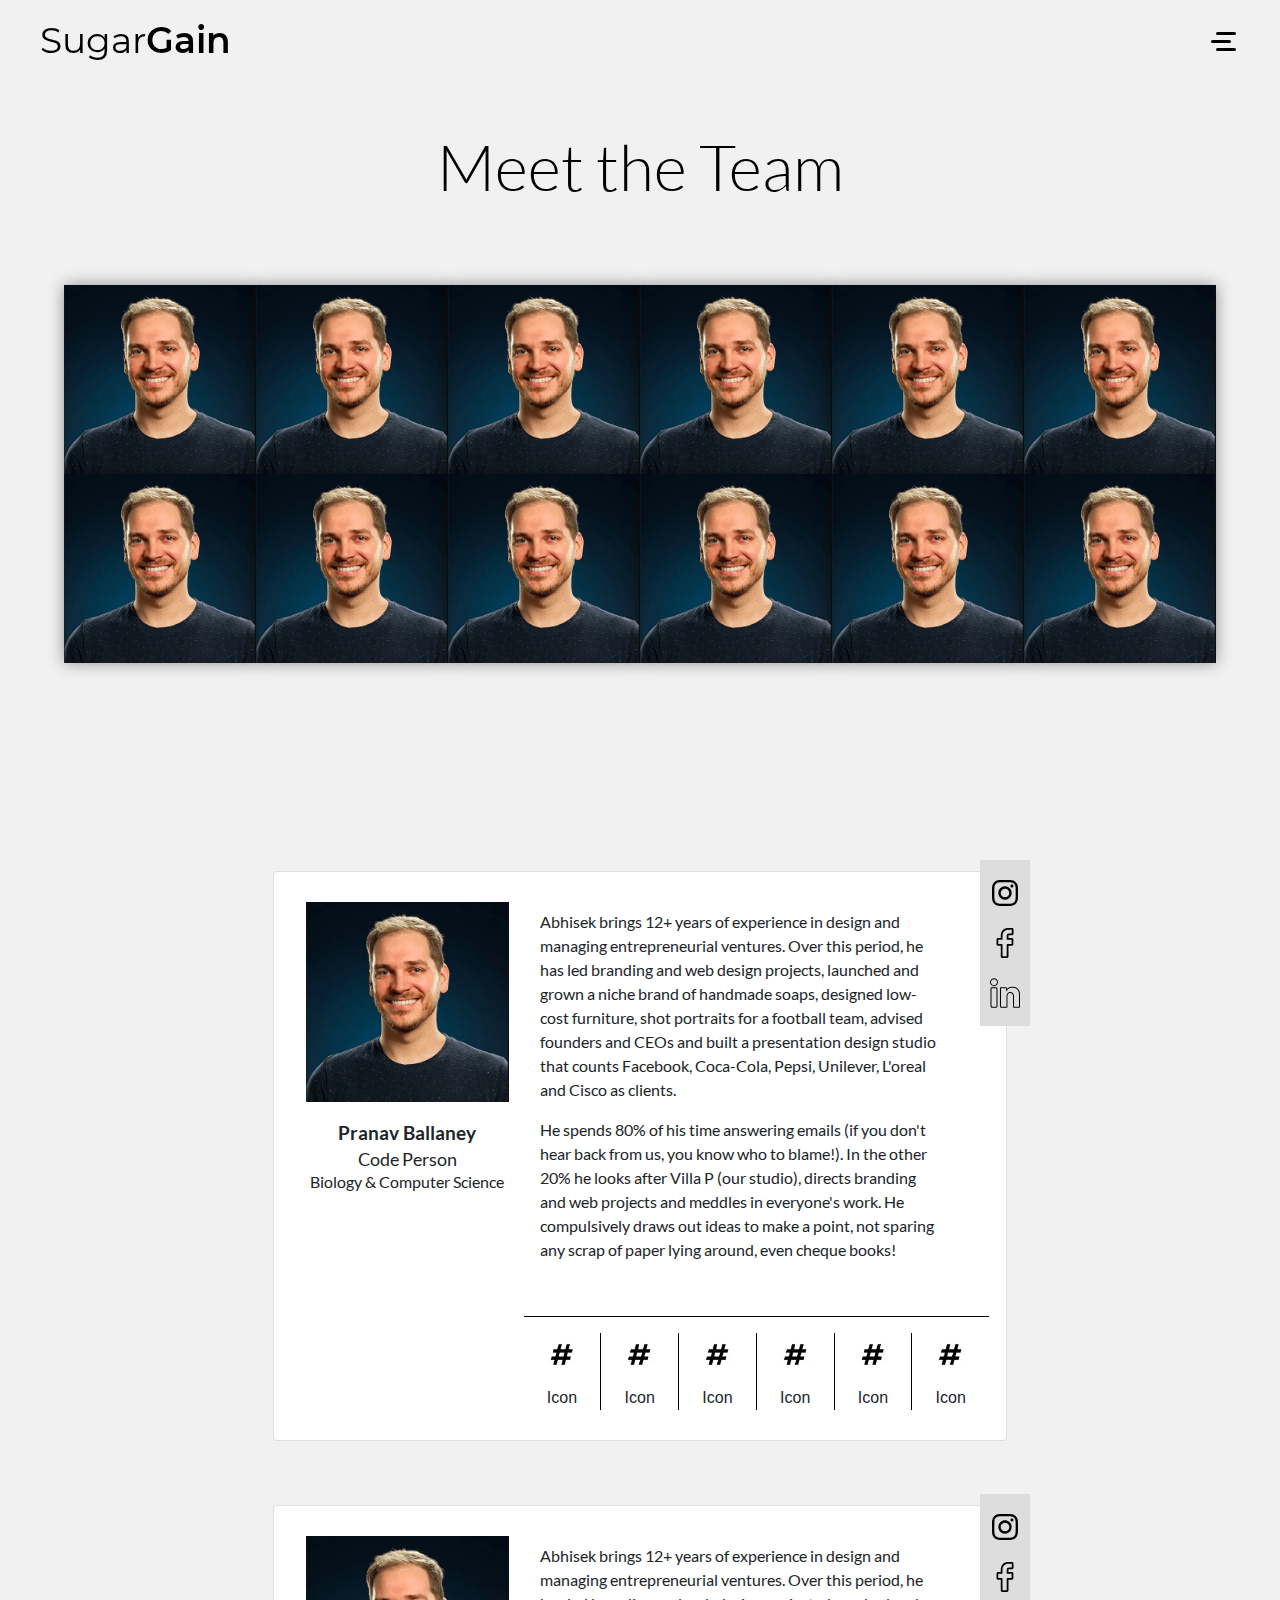
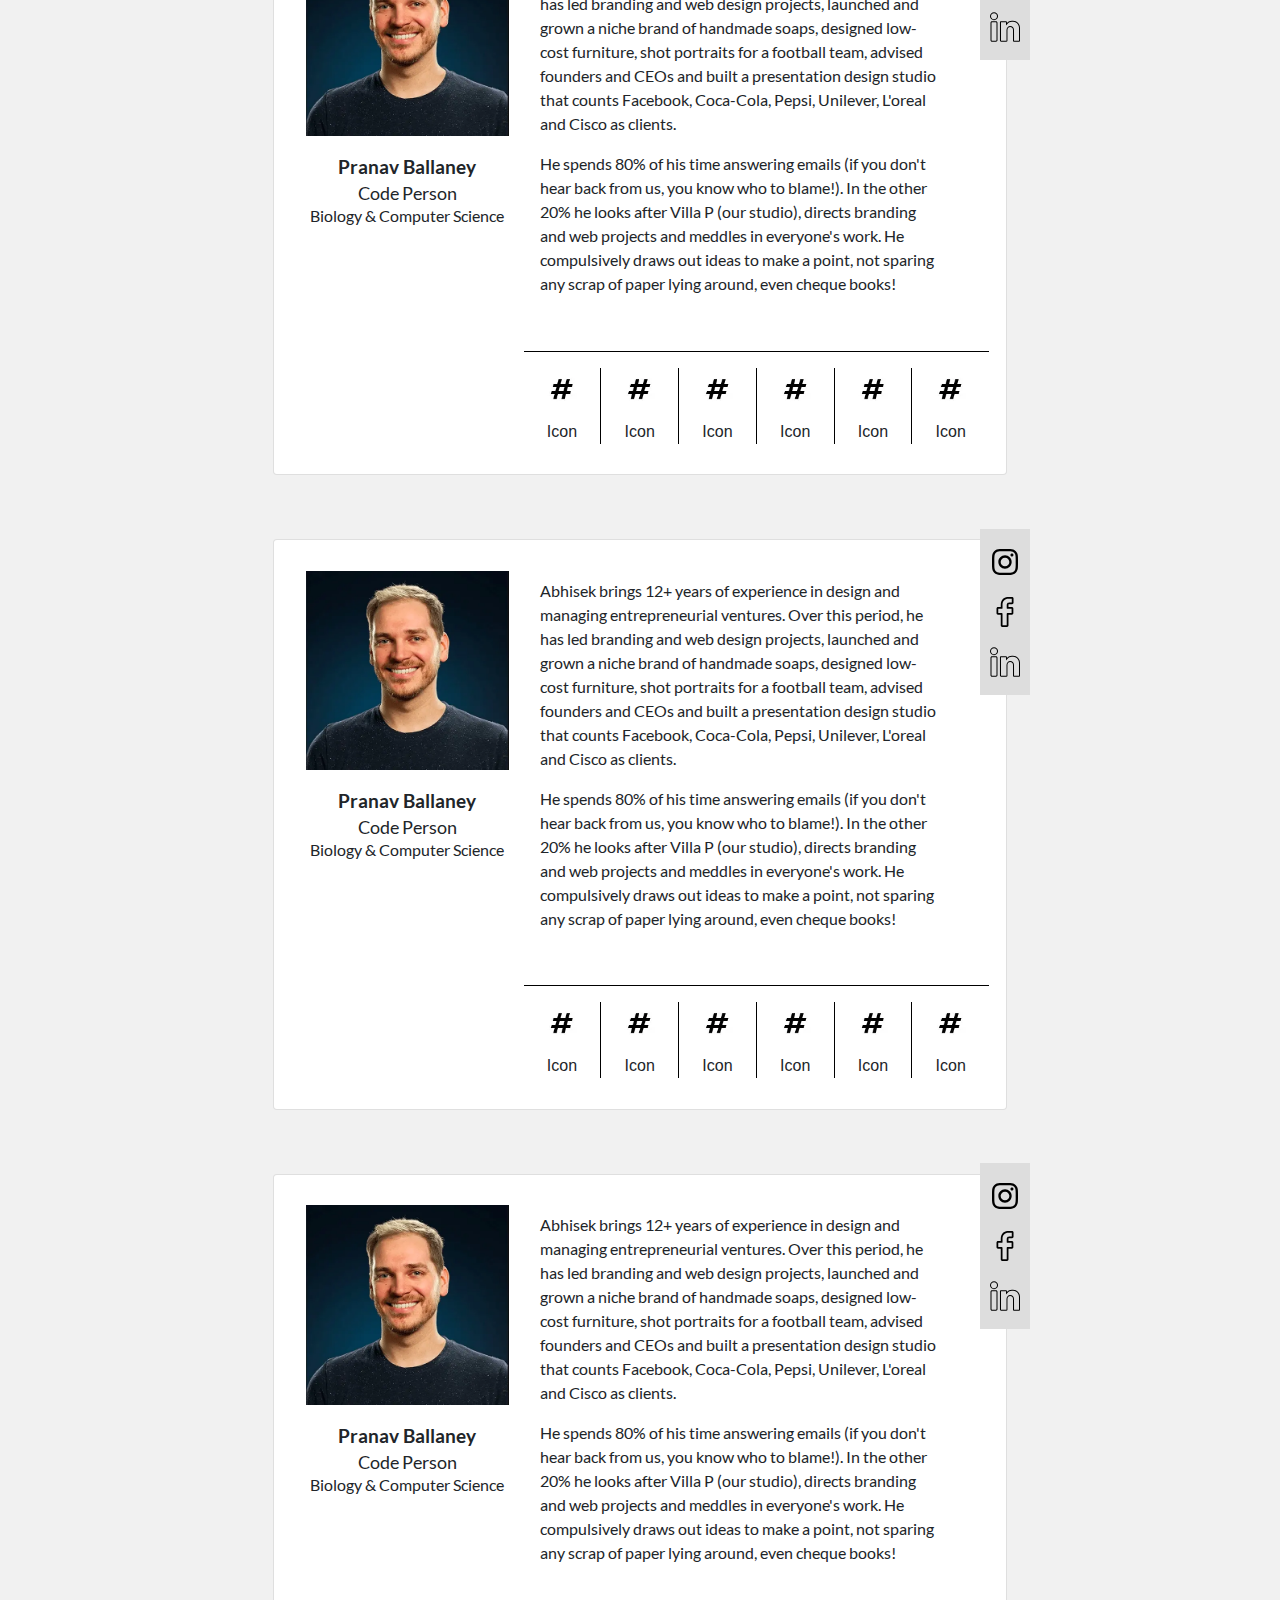
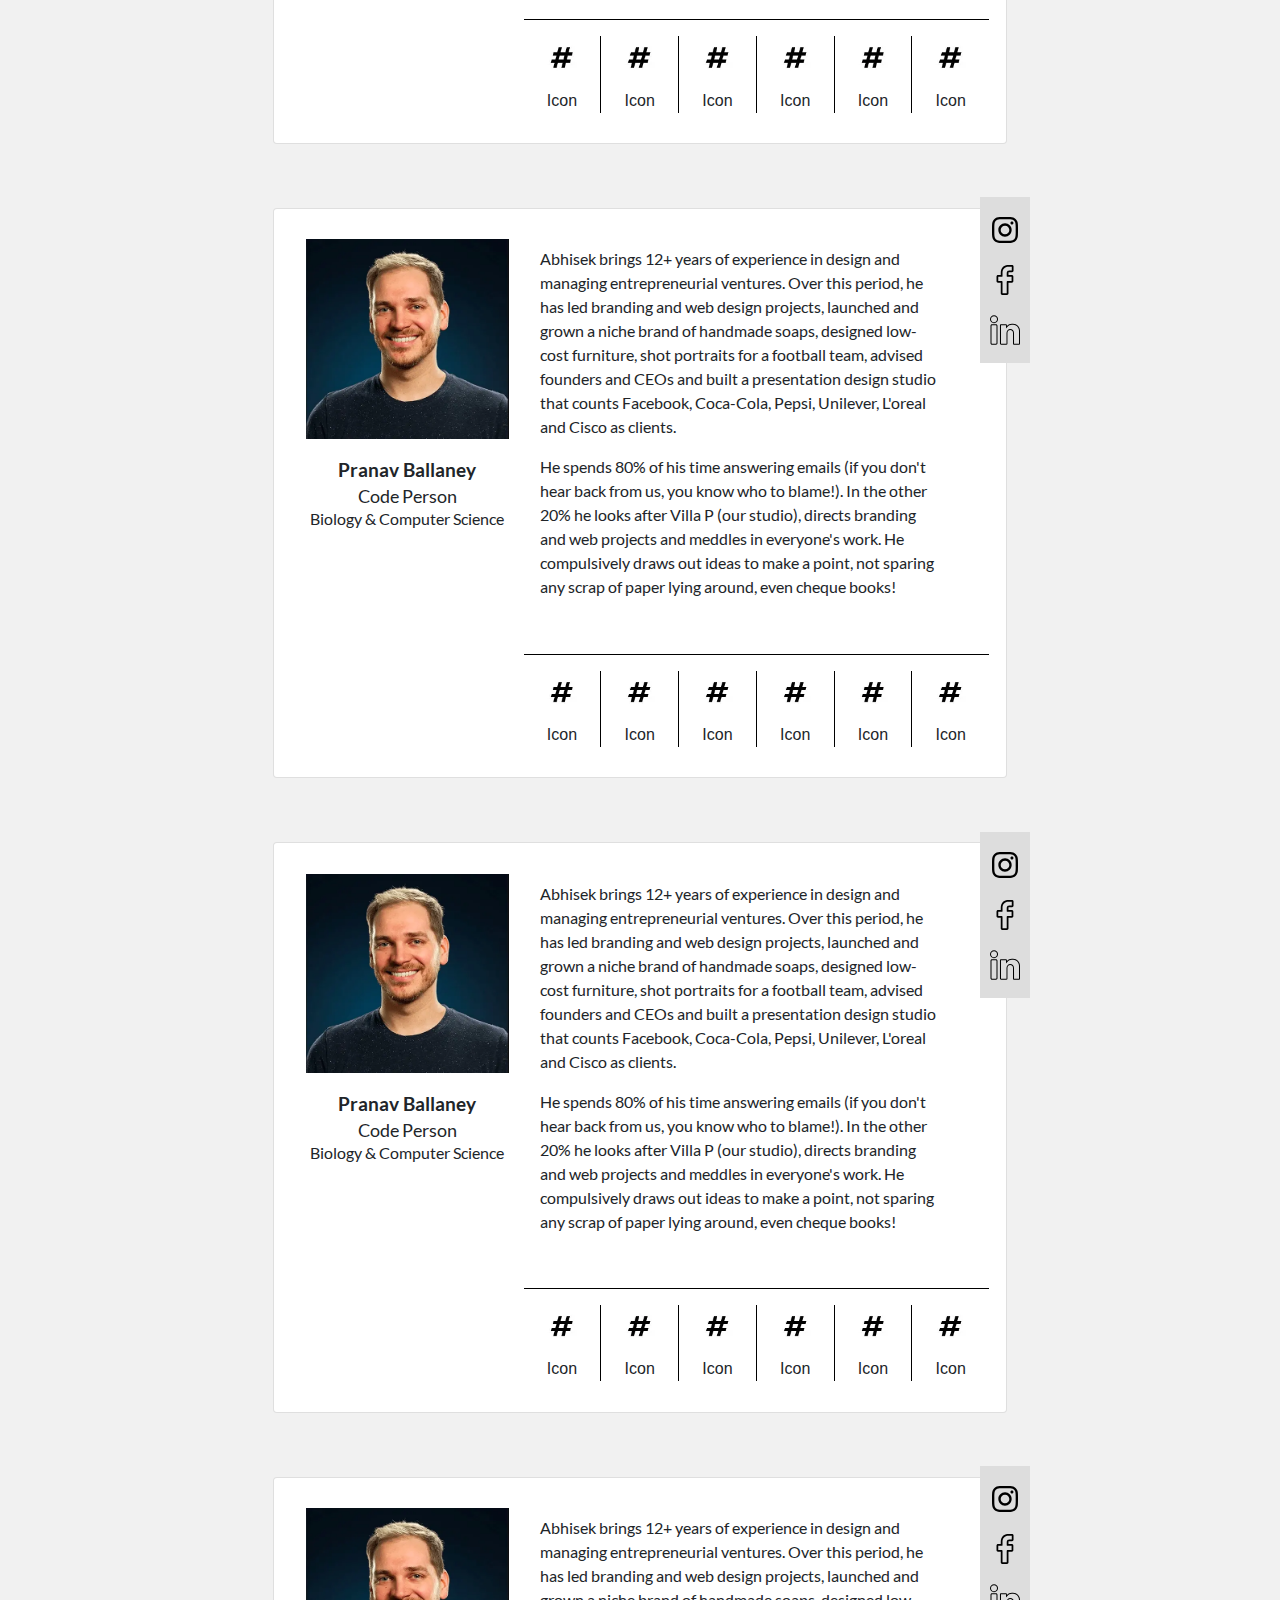
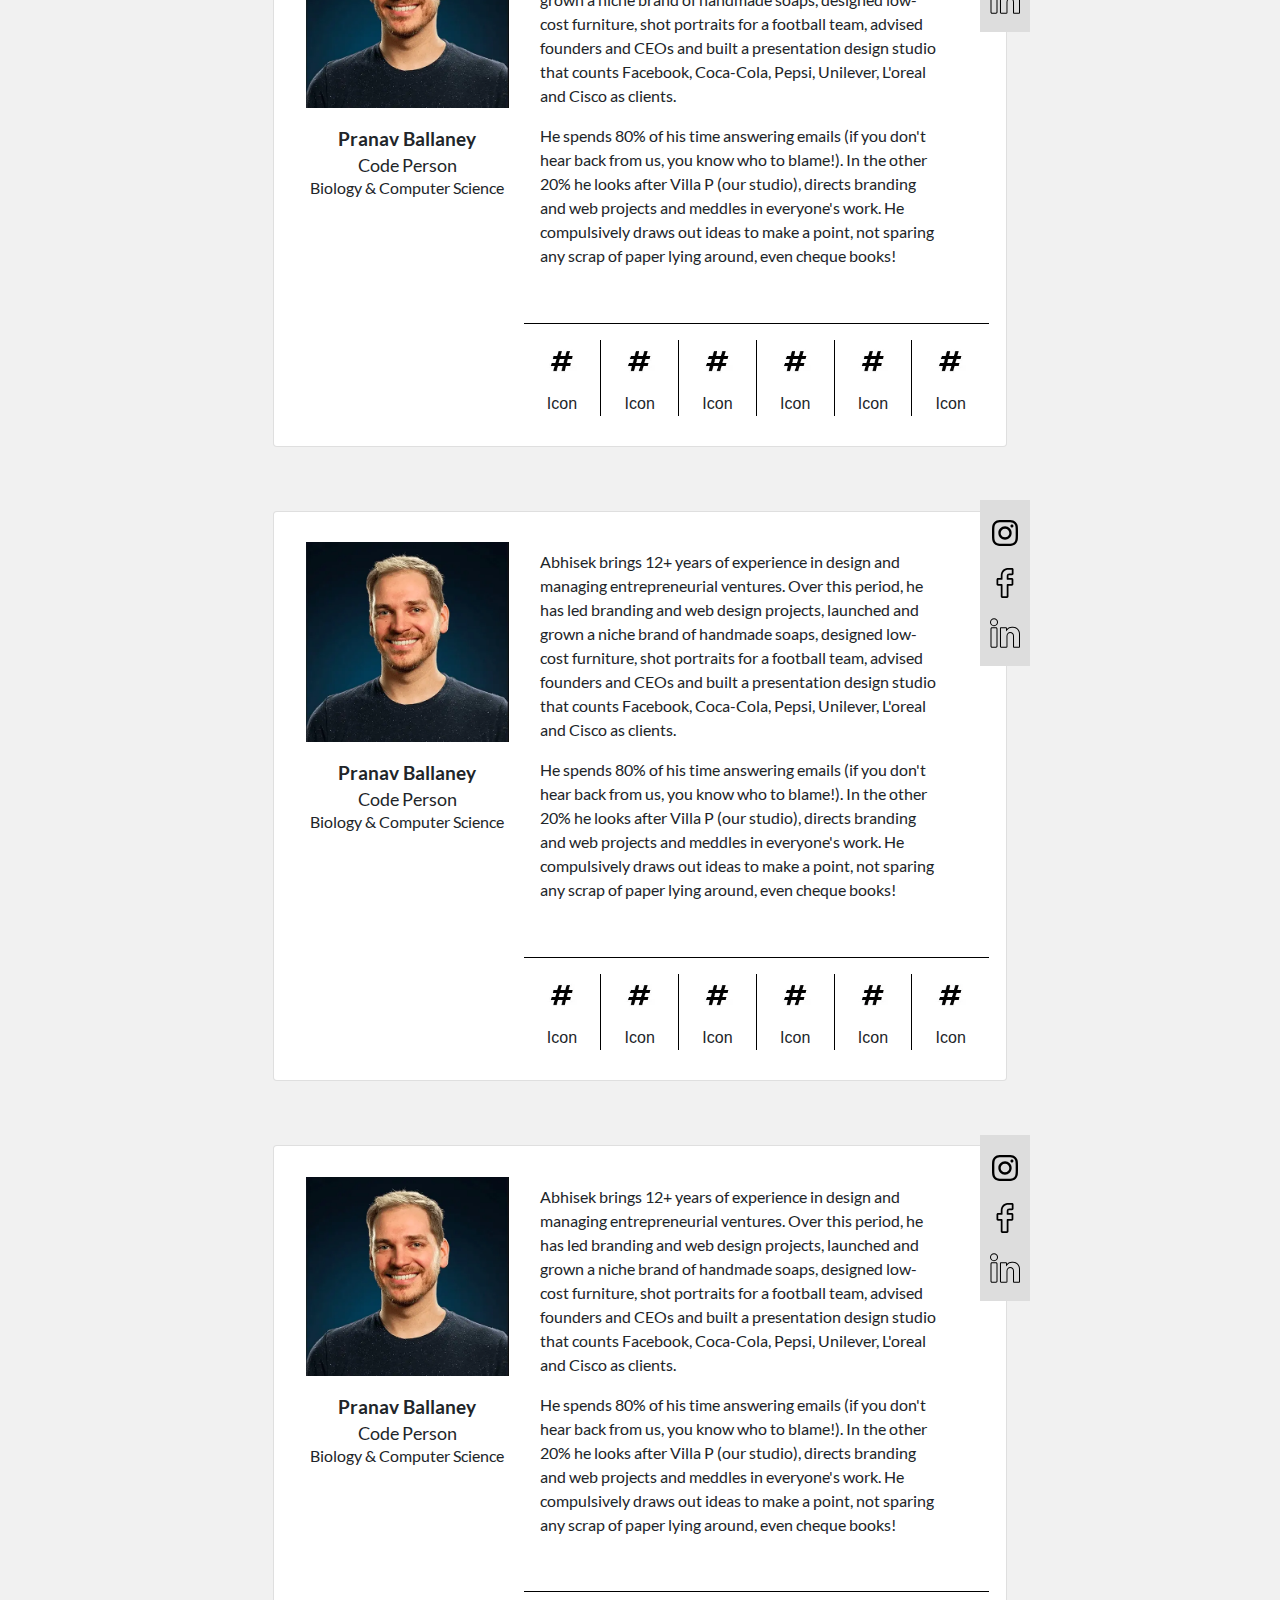
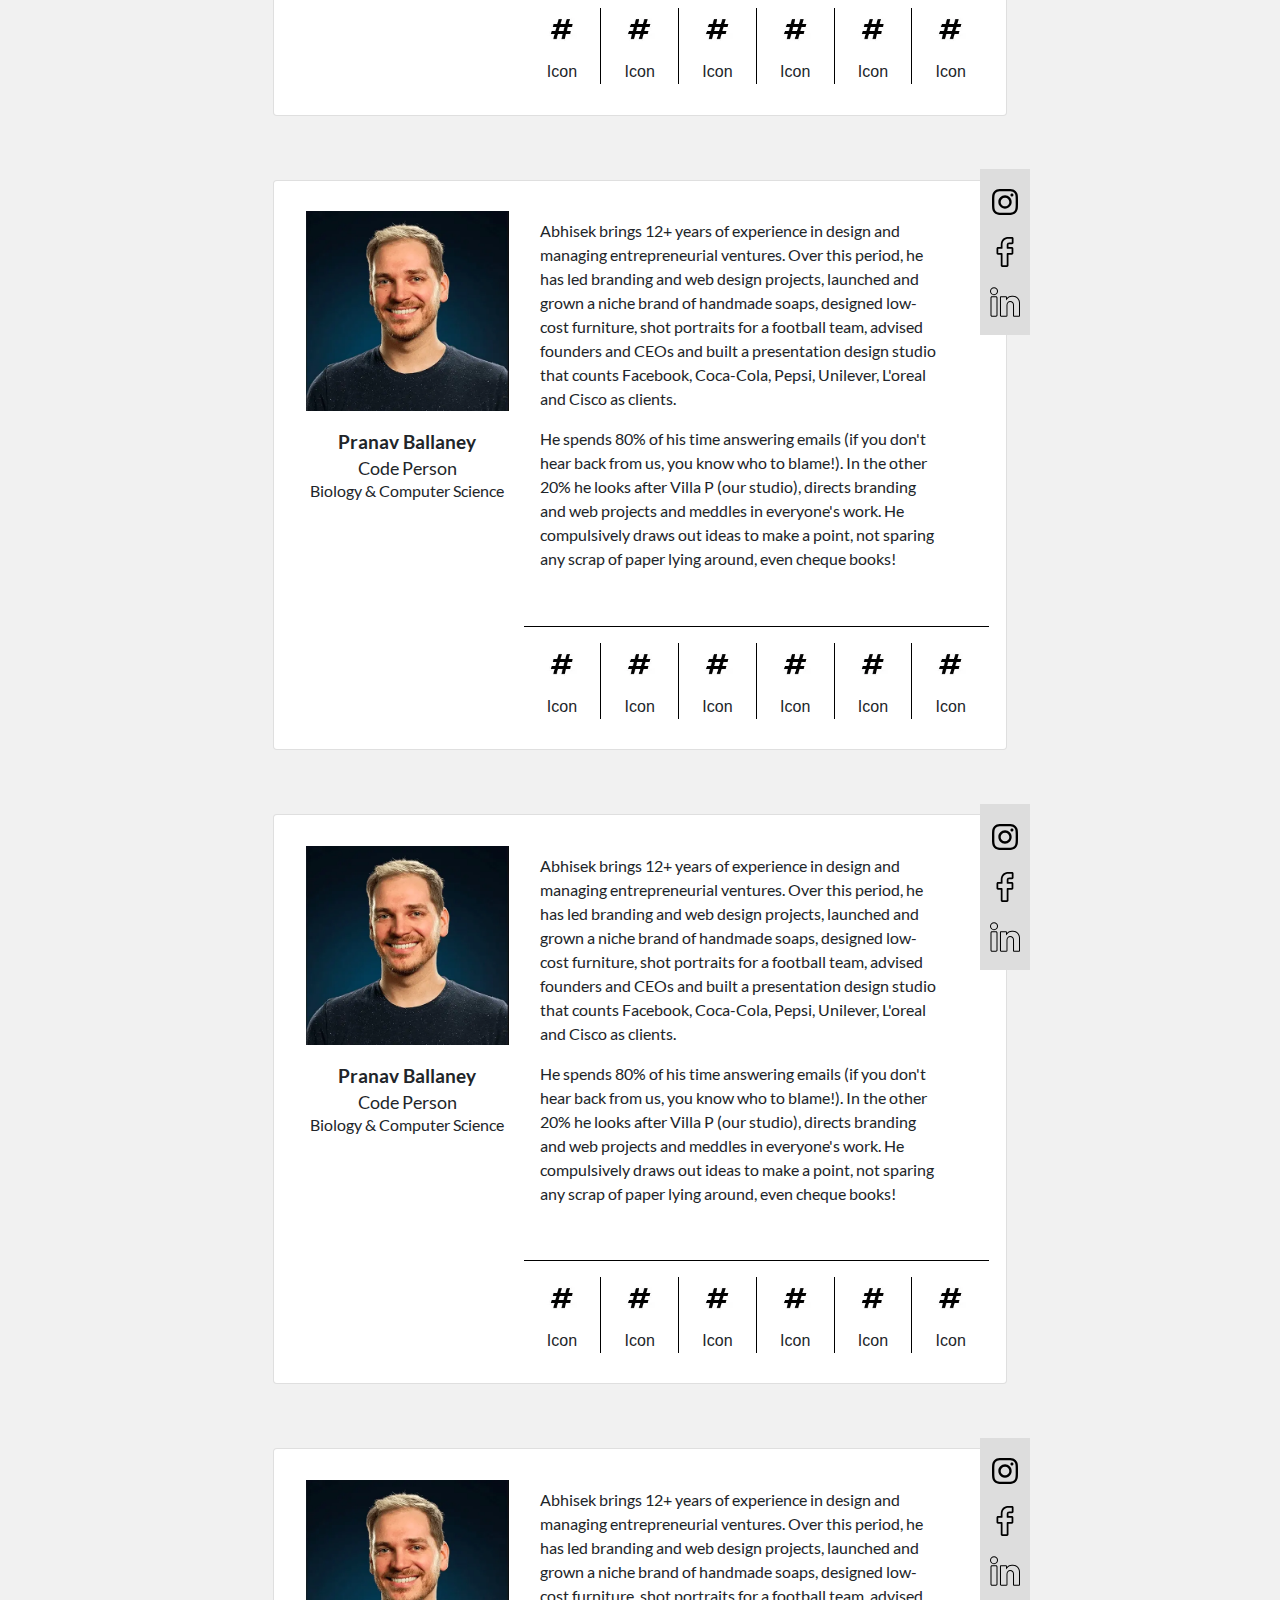
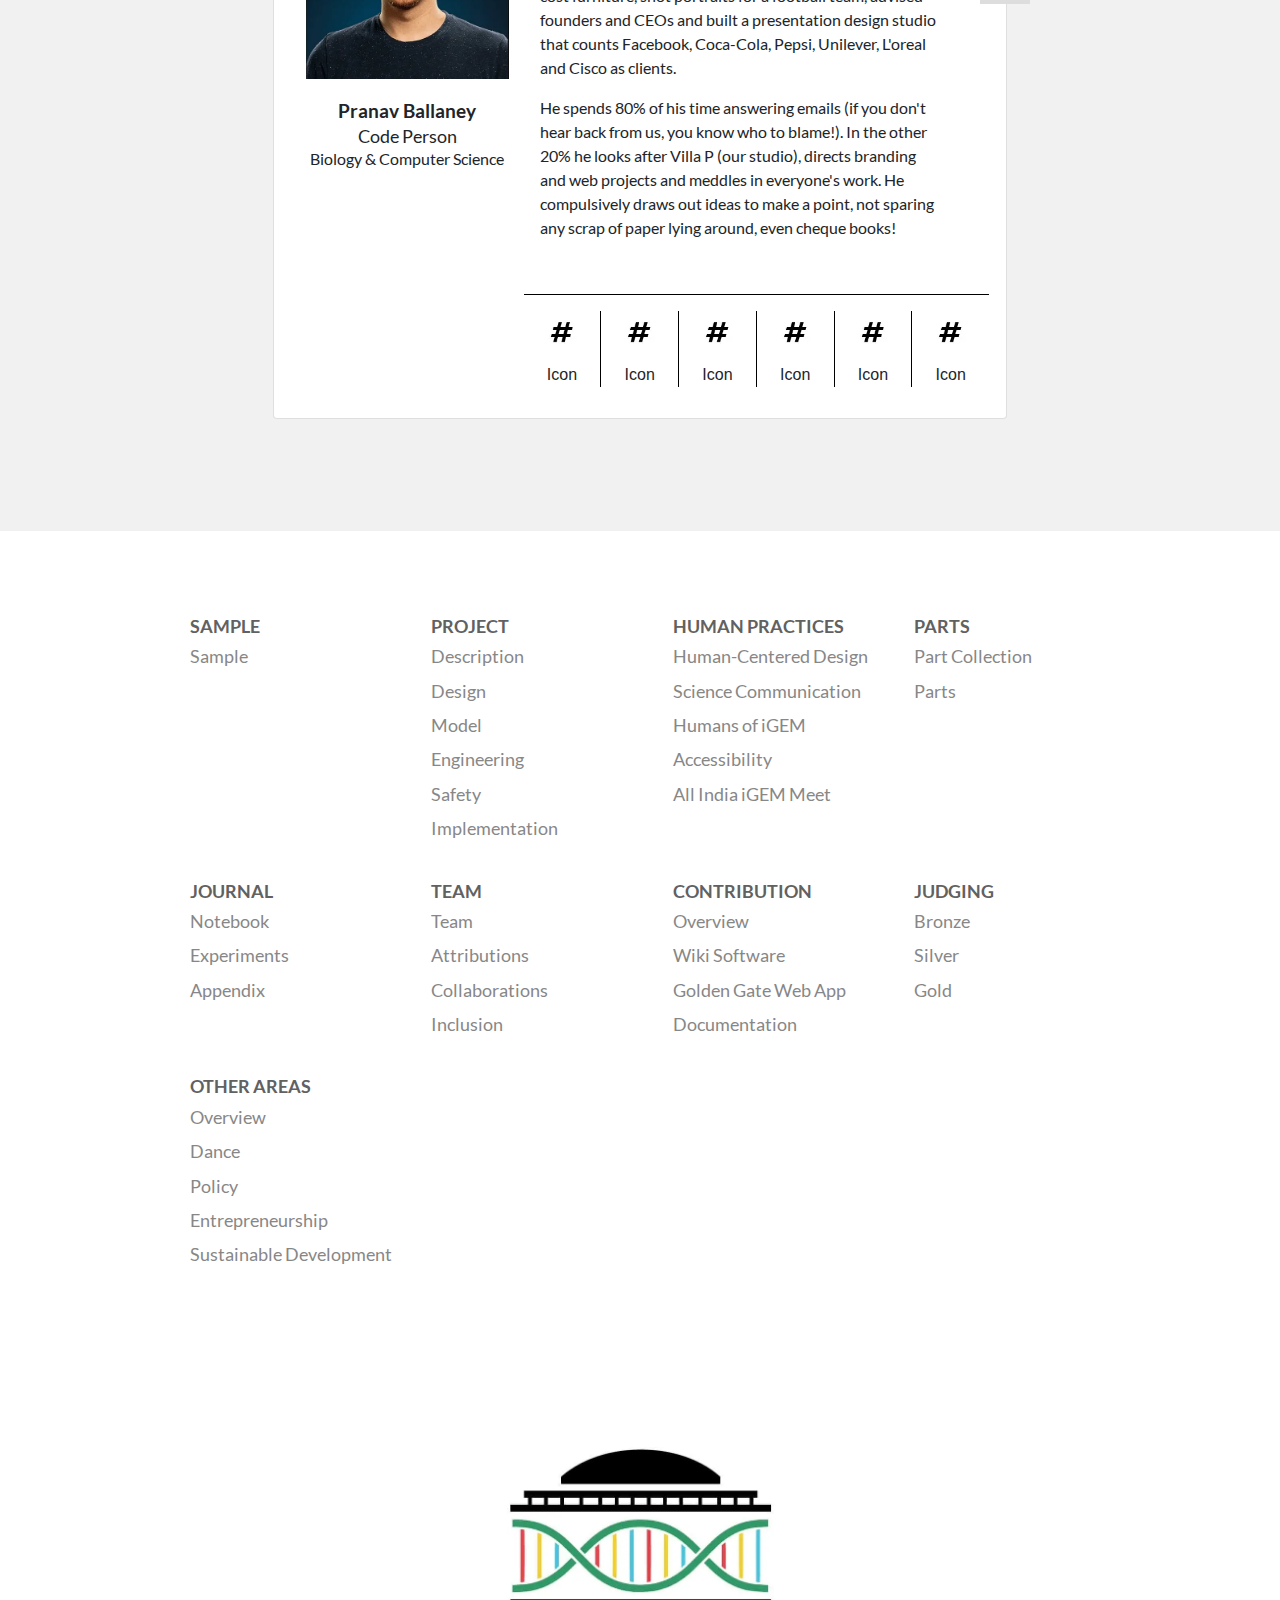
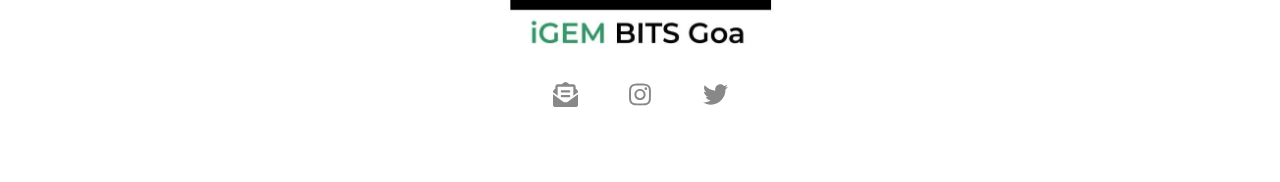
<file: Team/index.html>
<html lang="en"><head><meta charset="UTF-8"><meta name="viewport" content="width=device-width,initial-scale=1"><title>Team | SugarGain | iGEM BITS Goa</title><link href="../css/team.css" rel="stylesheet"></head><body><nav id="main-nav"><div class="navbar navbar-expand-lg d-flex justify-content-between bg-none nav-transparent fixed-top"><a class="navbar-brand d-lg-inline-block" href="/wiki/">Sugar<span>Gain</span></a><div class="controls h-100 d-flex align-items-center"><div class="align-items-center" id="themeSwitchWrapper"><i class="icon-light"></i><div id="themeSwitch"><label class="switch" for="themeSwitchInput"><input type="checkbox" id="themeSwitchInput"><span class="slider round"></span></label></div><i class="icon-dark"></i></div><button class="btn" id="menuSwitch"><div class="menu-icon"></div></button></div></div><div id="fullscreenMenu"><div class="w-100 h-100" id="desktop-nav"><div class="container-fluid d-flex align-items-stretch pr-0 flex-column"><div class="row nav-header w-100"><div class="col-xl-3 col-lg-2"><div class="teamLogo"></div></div><div class="col-xl-6 col-lg-8"></div><div class="col-xl-3 col-lg-2 d-flex align-items-center justify-content-end" id="close-label"><p>Close</p></div></div><div class="row flex-grow-1 w-100"><div class="col-xl-3 col-lg-2"></div><div class="col-xl-6 col-lg-8 d-flex justify-content-between flex-column" id="menuContent"><div class="row"><div class="col-6" id="nav-headings"><ul role="tablist"><li><a href="" id="Sample-tab">Sample</a></li><li><a href="" id="Project-tab">Project</a></li><li><a href="" id="Human_Practices-tab">Human Practices</a></li><li><a href="" id="Parts-tab">Parts</a></li><li><a href="" id="Journal-tab">Journal</a></li><li><a href="" id="Team-tab">Team</a></li><li><a href="" id="Contribution-tab">Contribution</a></li><li><a href="" id="Judging-tab">Judging</a></li><li><a href="" id="Other_Areas-tab">Other Areas</a></li></ul></div><div class="col-6" id="nav-items"><div class="tab-content"><div class="tab-pane" id="Sample-pane"><ul><li><a href="/wiki/Sample">Sample</a></li></ul></div><div class="tab-pane" id="Project-pane"><ul><li><a href="/wiki/Description">Description</a></li><li><a href="/wiki/Design">Design</a></li><li><a href="/wiki/Model">Model</a></li><li><a href="/wiki/Engineering">Engineering</a></li><li><a href="/wiki/Safety">Safety</a></li><li><a href="/wiki/Implementation">Implementation</a></li></ul></div><div class="tab-pane" id="Human_Practices-pane"><ul><li><a href="/wiki/Human_Practices">Human-Centered Design</a></li><li><a href="/wiki/Education">Science Communication</a></li><li><a href="/wiki/Humans_of_iGEM">Humans of iGEM</a></li><li><a href="/wiki/Accessibility">Accessibility</a></li><li><a href="/wiki/All_India_iGEM_Meet">All India iGEM Meet</a></li></ul></div><div class="tab-pane" id="Parts-pane"><ul><li><a href="/wiki/Part_Collection">Part Collection</a></li><li><a href="/wiki/Parts">Parts</a></li></ul></div><div class="tab-pane" id="Journal-pane"><ul><li><a href="/wiki/Notebook">Notebook</a></li><li><a href="/wiki/Experiments">Experiments</a></li><li><a href="/wiki/Appendix">Appendix</a></li></ul></div><div class="tab-pane" id="Team-pane"><ul><li><a href="/wiki/Team">Team</a></li><li><a href="/wiki/Attributions">Attributions</a></li><li><a href="/wiki/Collaborations">Collaborations</a></li><li><a href="/wiki/Inclusion">Inclusion</a></li></ul></div><div class="tab-pane" id="Contribution-pane"><ul><li><a href="/wiki/Contribution">Overview</a></li><li><a href="/wiki/Software/Wiki">Wiki Software</a></li><li><a href="/wiki/Software/Golden_Gate">Golden Gate Web App</a></li><li><a href="/wiki/Documentation">Documentation</a></li></ul></div><div class="tab-pane" id="Judging-pane"><ul><li><a href="/wiki/Judging/Bronze">Bronze</a></li><li><a href="/wiki/Judging/Silver">Silver</a></li><li><a href="/wiki/Judging/Gold">Gold</a></li></ul></div><div class="tab-pane" id="Other_Areas-pane"><ul><li><a href="/wiki/Excellence">Overview</a></li><li><a href="/wiki/Dance">Dance</a></li><li><a href="/wiki/Policy">Policy</a></li><li><a href="/wiki/Entrepreneurship">Entrepreneurship</a></li><li><a href="/wiki/Sustainable_Development">Sustainable Development</a></li></ul></div></div></div></div><div class="row"><div id="contact-links"><a href="https://instagram.com/igem_bits" target="_blank" rel="noopener">Instagram</a><a href="https://twitter.com/igembitsgoa" target="_blank" rel="noopener">Twitter</a><a href="mailto:igembitsgoa@gmail.com" target="_blank" rel="noopener">Email</a></div></div></div><div class="col-xl-3 col-lg-2"></div></div><div class="row nav-footer w-100"><div class="col-xl-3 col-lg-2"></div><div class="col-xl-6 col-lg-8"></div><div class="col-xl-3 col-lg-2"></div></div></div></div><div id="mobile-nav"><div class="container w-100 h-100"><div class="w-100" id="menuContent"><div class="row w-100 mb-4"><div class="col-md-4 col-sm-12 py-3"><a class="nav-heading">Sample</a><ul><li><a href="/wiki/Sample">Sample</a></li></ul></div><div class="col-md-4 col-sm-12 py-3"><a class="nav-heading">Project</a><ul><li><a href="/wiki/Description">Description</a></li><li><a href="/wiki/Design">Design</a></li><li><a href="/wiki/Model">Model</a></li><li><a href="/wiki/Engineering">Engineering</a></li><li><a href="/wiki/Safety">Safety</a></li><li><a href="/wiki/Implementation">Implementation</a></li></ul></div><div class="col-md-4 col-sm-12 py-3"><a class="nav-heading">Human Practices</a><ul><li><a href="/wiki/Human_Practices">Human-Centered Design</a></li><li><a href="/wiki/Education">Science Communication</a></li><li><a href="/wiki/Humans_of_iGEM">Humans of iGEM</a></li><li><a href="/wiki/Accessibility">Accessibility</a></li><li><a href="/wiki/All_India_iGEM_Meet">All India iGEM Meet</a></li></ul></div><div class="col-md-4 col-sm-12 py-3"><a class="nav-heading">Parts</a><ul><li><a href="/wiki/Part_Collection">Part Collection</a></li><li><a href="/wiki/Parts">Parts</a></li></ul></div><div class="col-md-4 col-sm-12 py-3"><a class="nav-heading">Journal</a><ul><li><a href="/wiki/Notebook">Notebook</a></li><li><a href="/wiki/Experiments">Experiments</a></li><li><a href="/wiki/Appendix">Appendix</a></li></ul></div><div class="col-md-4 col-sm-12 py-3"><a class="nav-heading">Team</a><ul><li><a href="/wiki/Team">Team</a></li><li><a href="/wiki/Attributions">Attributions</a></li><li><a href="/wiki/Collaborations">Collaborations</a></li><li><a href="/wiki/Inclusion">Inclusion</a></li></ul></div><div class="col-md-4 col-sm-12 py-3"><a class="nav-heading">Contribution</a><ul><li><a href="/wiki/Contribution">Overview</a></li><li><a href="/wiki/Software/Wiki">Wiki Software</a></li><li><a href="/wiki/Software/Golden_Gate">Golden Gate Web App</a></li><li><a href="/wiki/Documentation">Documentation</a></li></ul></div><div class="col-md-4 col-sm-12 py-3"><a class="nav-heading">Judging</a><ul><li><a href="/wiki/Judging/Bronze">Bronze</a></li><li><a href="/wiki/Judging/Silver">Silver</a></li><li><a href="/wiki/Judging/Gold">Gold</a></li></ul></div><div class="col-md-4 col-sm-12 py-3"><a class="nav-heading">Other Areas</a><ul><li><a href="/wiki/Excellence">Overview</a></li><li><a href="/wiki/Dance">Dance</a></li><li><a href="/wiki/Policy">Policy</a></li><li><a href="/wiki/Entrepreneurship">Entrepreneurship</a></li><li><a href="/wiki/Sustainable_Development">Sustainable Development</a></li></ul></div></div></div></div></div></div></nav><header><h1>Meet the Team</h1><div class="row"><div class="col-6 col-md-4 col-lg-3 col-xl-2 p-0 m-0"><a class="card" href="#card1"><div class="card-img"><img src="../assets/img/Team--sample.png"></div><div class="card-label"><h2>Pranav Ballaney</h2></div></a></div><div class="col-6 col-md-4 col-lg-3 col-xl-2 p-0 m-0"><a class="card" href="#card2"><div class="card-img"><img src="../assets/img/Team--sample.png"></div><div class="card-label"><h2>Pranav Ballaney</h2></div></a></div><div class="col-6 col-md-4 col-lg-3 col-xl-2 p-0 m-0"><a class="card" href="#card3"><div class="card-img"><img src="../assets/img/Team--sample.png"></div><div class="card-label"><h2>Pranav Ballaney</h2></div></a></div><div class="col-6 col-md-4 col-lg-3 col-xl-2 p-0 m-0"><a class="card" href="#card4"><div class="card-img"><img src="../assets/img/Team--sample.png"></div><div class="card-label"><h2>Pranav Ballaney</h2></div></a></div><div class="col-6 col-md-4 col-lg-3 col-xl-2 p-0 m-0"><a class="card" href="#card5"><div class="card-img"><img src="../assets/img/Team--sample.png"></div><div class="card-label"><h2>Pranav Ballaney</h2></div></a></div><div class="col-6 col-md-4 col-lg-3 col-xl-2 p-0 m-0"><a class="card" href="#card6"><div class="card-img"><img src="../assets/img/Team--sample.png"></div><div class="card-label"><h2>Pranav Ballaney</h2></div></a></div><div class="col-6 col-md-4 col-lg-3 col-xl-2 p-0 m-0"><a class="card" href="#card7"><div class="card-img"><img src="../assets/img/Team--sample.png"></div><div class="card-label"><h2>Pranav Ballaney</h2></div></a></div><div class="col-6 col-md-4 col-lg-3 col-xl-2 p-0 m-0"><a class="card" href="#card8"><div class="card-img"><img src="../assets/img/Team--sample.png"></div><div class="card-label"><h2>Pranav Ballaney</h2></div></a></div><div class="col-6 col-md-4 col-lg-3 col-xl-2 p-0 m-0"><a class="card" href="#card9"><div class="card-img"><img src="../assets/img/Team--sample.png"></div><div class="card-label"><h2>Pranav Ballaney</h2></div></a></div><div class="col-6 col-md-4 col-lg-3 col-xl-2 p-0 m-0"><a class="card" href="#card10"><div class="card-img"><img src="../assets/img/Team--sample.png"></div><div class="card-label"><h2>Pranav Ballaney</h2></div></a></div><div class="col-6 col-md-4 col-lg-3 col-xl-2 p-0 m-0"><a class="card" href="#card11"><div class="card-img"><img src="../assets/img/Team--sample.png"></div><div class="card-label"><h2>Pranav Ballaney</h2></div></a></div><div class="col-6 col-md-4 col-lg-3 col-xl-2 p-0 m-0"><a class="card" href="#card12"><div class="card-img"><img src="../assets/img/Team--sample.png"></div><div class="card-label"><h2>Pranav Ballaney</h2></div></a></div></div></header><main><div class="row d-flex justify-content-center"><div class="col-11 col-lg-9 col-xl-7"><div class="card"><div class="row" id="card1"><div class="col-12 col-md-4 card-left"><img src="../assets/img/Team--sample.png"><h2>Pranav Ballaney</h2><h3>Code Person</h3><p>Biology & Computer Science</p></div><div class="col-12 col-md-8 card-right d-flex justify-content-between flex-column"><div class="row card-text"><p>Abhisek brings 12+ years of experience in design and managing entrepreneurial ventures. Over this period, he has led branding and web design projects, launched and grown a niche brand of handmade soaps, designed low-cost furniture, shot portraits for a football team, advised founders and CEOs and built a presentation design studio that counts Facebook, Coca-Cola, Pepsi, Unilever, L'oreal and Cisco as clients.</p><p>He spends 80% of his time answering emails (if you don't hear back from us, you know who to blame!). In the other 20% he looks after Villa P (our studio), directs branding and web projects and meddles in everyone's work. He compulsively draws out ideas to make a point, not sparing any scrap of paper lying around, even cheque books!</p></div><div class="social-block"><div class="social-icon-row"><a href="https://www.instagram.com/ballaneypranav" target="_blank"><i class="icon-instagram"></i></a><a href="https://www.facebook.com/ballaneypranav" target="_blank"><i class="icon-facebook"></i></a><a href="https://www.facebook.com/ballaneypranav" target="_blank"><i class="icon-linkedin"></i></a></div></div><div class="row card-icons"><div class="col"><img src="../assets/img/Team--sample-icon.png"><p>Icon</p></div><div class="col"><img src="../assets/img/Team--sample-icon.png"><p>Icon</p></div><div class="col"><img src="../assets/img/Team--sample-icon.png"><p>Icon</p></div><div class="col"><img src="../assets/img/Team--sample-icon.png"><p>Icon</p></div><div class="col"><img src="../assets/img/Team--sample-icon.png"><p>Icon</p></div><div class="col"><img src="../assets/img/Team--sample-icon.png"><p>Icon</p></div></div></div></div></div></div></div><div class="row d-flex justify-content-center"><div class="col-11 col-lg-9 col-xl-7"><div class="card"><div class="row" id="card2"><div class="col-12 col-md-4 card-left"><img src="../assets/img/Team--sample.png"><h2>Pranav Ballaney</h2><h3>Code Person</h3><p>Biology & Computer Science</p></div><div class="col-12 col-md-8 card-right d-flex justify-content-between flex-column"><div class="row card-text"><p>Abhisek brings 12+ years of experience in design and managing entrepreneurial ventures. Over this period, he has led branding and web design projects, launched and grown a niche brand of handmade soaps, designed low-cost furniture, shot portraits for a football team, advised founders and CEOs and built a presentation design studio that counts Facebook, Coca-Cola, Pepsi, Unilever, L'oreal and Cisco as clients.</p><p>He spends 80% of his time answering emails (if you don't hear back from us, you know who to blame!). In the other 20% he looks after Villa P (our studio), directs branding and web projects and meddles in everyone's work. He compulsively draws out ideas to make a point, not sparing any scrap of paper lying around, even cheque books!</p></div><div class="social-block"><div class="social-icon-row"><a href="https://www.instagram.com/ballaneypranav" target="_blank"><i class="icon-instagram"></i></a><a href="https://www.facebook.com/ballaneypranav" target="_blank"><i class="icon-facebook"></i></a><a href="https://www.facebook.com/ballaneypranav" target="_blank"><i class="icon-linkedin"></i></a></div></div><div class="row card-icons"><div class="col"><img src="../assets/img/Team--sample-icon.png"><p>Icon</p></div><div class="col"><img src="../assets/img/Team--sample-icon.png"><p>Icon</p></div><div class="col"><img src="../assets/img/Team--sample-icon.png"><p>Icon</p></div><div class="col"><img src="../assets/img/Team--sample-icon.png"><p>Icon</p></div><div class="col"><img src="../assets/img/Team--sample-icon.png"><p>Icon</p></div><div class="col"><img src="../assets/img/Team--sample-icon.png"><p>Icon</p></div></div></div></div></div></div></div><div class="row d-flex justify-content-center"><div class="col-11 col-lg-9 col-xl-7"><div class="card"><div class="row" id="card3"><div class="col-12 col-md-4 card-left"><img src="../assets/img/Team--sample.png"><h2>Pranav Ballaney</h2><h3>Code Person</h3><p>Biology & Computer Science</p></div><div class="col-12 col-md-8 card-right d-flex justify-content-between flex-column"><div class="row card-text"><p>Abhisek brings 12+ years of experience in design and managing entrepreneurial ventures. Over this period, he has led branding and web design projects, launched and grown a niche brand of handmade soaps, designed low-cost furniture, shot portraits for a football team, advised founders and CEOs and built a presentation design studio that counts Facebook, Coca-Cola, Pepsi, Unilever, L'oreal and Cisco as clients.</p><p>He spends 80% of his time answering emails (if you don't hear back from us, you know who to blame!). In the other 20% he looks after Villa P (our studio), directs branding and web projects and meddles in everyone's work. He compulsively draws out ideas to make a point, not sparing any scrap of paper lying around, even cheque books!</p></div><div class="social-block"><div class="social-icon-row"><a href="https://www.instagram.com/ballaneypranav" target="_blank"><i class="icon-instagram"></i></a><a href="https://www.facebook.com/ballaneypranav" target="_blank"><i class="icon-facebook"></i></a><a href="https://www.facebook.com/ballaneypranav" target="_blank"><i class="icon-linkedin"></i></a></div></div><div class="row card-icons"><div class="col"><img src="../assets/img/Team--sample-icon.png"><p>Icon</p></div><div class="col"><img src="../assets/img/Team--sample-icon.png"><p>Icon</p></div><div class="col"><img src="../assets/img/Team--sample-icon.png"><p>Icon</p></div><div class="col"><img src="../assets/img/Team--sample-icon.png"><p>Icon</p></div><div class="col"><img src="../assets/img/Team--sample-icon.png"><p>Icon</p></div><div class="col"><img src="../assets/img/Team--sample-icon.png"><p>Icon</p></div></div></div></div></div></div></div><div class="row d-flex justify-content-center"><div class="col-11 col-lg-9 col-xl-7"><div class="card"><div class="row" id="card4"><div class="col-12 col-md-4 card-left"><img src="../assets/img/Team--sample.png"><h2>Pranav Ballaney</h2><h3>Code Person</h3><p>Biology & Computer Science</p></div><div class="col-12 col-md-8 card-right d-flex justify-content-between flex-column"><div class="row card-text"><p>Abhisek brings 12+ years of experience in design and managing entrepreneurial ventures. Over this period, he has led branding and web design projects, launched and grown a niche brand of handmade soaps, designed low-cost furniture, shot portraits for a football team, advised founders and CEOs and built a presentation design studio that counts Facebook, Coca-Cola, Pepsi, Unilever, L'oreal and Cisco as clients.</p><p>He spends 80% of his time answering emails (if you don't hear back from us, you know who to blame!). In the other 20% he looks after Villa P (our studio), directs branding and web projects and meddles in everyone's work. He compulsively draws out ideas to make a point, not sparing any scrap of paper lying around, even cheque books!</p></div><div class="social-block"><div class="social-icon-row"><a href="https://www.instagram.com/ballaneypranav" target="_blank"><i class="icon-instagram"></i></a><a href="https://www.facebook.com/ballaneypranav" target="_blank"><i class="icon-facebook"></i></a><a href="https://www.facebook.com/ballaneypranav" target="_blank"><i class="icon-linkedin"></i></a></div></div><div class="row card-icons"><div class="col"><img src="../assets/img/Team--sample-icon.png"><p>Icon</p></div><div class="col"><img src="../assets/img/Team--sample-icon.png"><p>Icon</p></div><div class="col"><img src="../assets/img/Team--sample-icon.png"><p>Icon</p></div><div class="col"><img src="../assets/img/Team--sample-icon.png"><p>Icon</p></div><div class="col"><img src="../assets/img/Team--sample-icon.png"><p>Icon</p></div><div class="col"><img src="../assets/img/Team--sample-icon.png"><p>Icon</p></div></div></div></div></div></div></div><div class="row d-flex justify-content-center"><div class="col-11 col-lg-9 col-xl-7"><div class="card"><div class="row" id="card5"><div class="col-12 col-md-4 card-left"><img src="../assets/img/Team--sample.png"><h2>Pranav Ballaney</h2><h3>Code Person</h3><p>Biology & Computer Science</p></div><div class="col-12 col-md-8 card-right d-flex justify-content-between flex-column"><div class="row card-text"><p>Abhisek brings 12+ years of experience in design and managing entrepreneurial ventures. Over this period, he has led branding and web design projects, launched and grown a niche brand of handmade soaps, designed low-cost furniture, shot portraits for a football team, advised founders and CEOs and built a presentation design studio that counts Facebook, Coca-Cola, Pepsi, Unilever, L'oreal and Cisco as clients.</p><p>He spends 80% of his time answering emails (if you don't hear back from us, you know who to blame!). In the other 20% he looks after Villa P (our studio), directs branding and web projects and meddles in everyone's work. He compulsively draws out ideas to make a point, not sparing any scrap of paper lying around, even cheque books!</p></div><div class="social-block"><div class="social-icon-row"><a href="https://www.instagram.com/ballaneypranav" target="_blank"><i class="icon-instagram"></i></a><a href="https://www.facebook.com/ballaneypranav" target="_blank"><i class="icon-facebook"></i></a><a href="https://www.facebook.com/ballaneypranav" target="_blank"><i class="icon-linkedin"></i></a></div></div><div class="row card-icons"><div class="col"><img src="../assets/img/Team--sample-icon.png"><p>Icon</p></div><div class="col"><img src="../assets/img/Team--sample-icon.png"><p>Icon</p></div><div class="col"><img src="../assets/img/Team--sample-icon.png"><p>Icon</p></div><div class="col"><img src="../assets/img/Team--sample-icon.png"><p>Icon</p></div><div class="col"><img src="../assets/img/Team--sample-icon.png"><p>Icon</p></div><div class="col"><img src="../assets/img/Team--sample-icon.png"><p>Icon</p></div></div></div></div></div></div></div><div class="row d-flex justify-content-center"><div class="col-11 col-lg-9 col-xl-7"><div class="card"><div class="row" id="card6"><div class="col-12 col-md-4 card-left"><img src="../assets/img/Team--sample.png"><h2>Pranav Ballaney</h2><h3>Code Person</h3><p>Biology & Computer Science</p></div><div class="col-12 col-md-8 card-right d-flex justify-content-between flex-column"><div class="row card-text"><p>Abhisek brings 12+ years of experience in design and managing entrepreneurial ventures. Over this period, he has led branding and web design projects, launched and grown a niche brand of handmade soaps, designed low-cost furniture, shot portraits for a football team, advised founders and CEOs and built a presentation design studio that counts Facebook, Coca-Cola, Pepsi, Unilever, L'oreal and Cisco as clients.</p><p>He spends 80% of his time answering emails (if you don't hear back from us, you know who to blame!). In the other 20% he looks after Villa P (our studio), directs branding and web projects and meddles in everyone's work. He compulsively draws out ideas to make a point, not sparing any scrap of paper lying around, even cheque books!</p></div><div class="social-block"><div class="social-icon-row"><a href="https://www.instagram.com/ballaneypranav" target="_blank"><i class="icon-instagram"></i></a><a href="https://www.facebook.com/ballaneypranav" target="_blank"><i class="icon-facebook"></i></a><a href="https://www.facebook.com/ballaneypranav" target="_blank"><i class="icon-linkedin"></i></a></div></div><div class="row card-icons"><div class="col"><img src="../assets/img/Team--sample-icon.png"><p>Icon</p></div><div class="col"><img src="../assets/img/Team--sample-icon.png"><p>Icon</p></div><div class="col"><img src="../assets/img/Team--sample-icon.png"><p>Icon</p></div><div class="col"><img src="../assets/img/Team--sample-icon.png"><p>Icon</p></div><div class="col"><img src="../assets/img/Team--sample-icon.png"><p>Icon</p></div><div class="col"><img src="../assets/img/Team--sample-icon.png"><p>Icon</p></div></div></div></div></div></div></div><div class="row d-flex justify-content-center"><div class="col-11 col-lg-9 col-xl-7"><div class="card"><div class="row" id="card7"><div class="col-12 col-md-4 card-left"><img src="../assets/img/Team--sample.png"><h2>Pranav Ballaney</h2><h3>Code Person</h3><p>Biology & Computer Science</p></div><div class="col-12 col-md-8 card-right d-flex justify-content-between flex-column"><div class="row card-text"><p>Abhisek brings 12+ years of experience in design and managing entrepreneurial ventures. Over this period, he has led branding and web design projects, launched and grown a niche brand of handmade soaps, designed low-cost furniture, shot portraits for a football team, advised founders and CEOs and built a presentation design studio that counts Facebook, Coca-Cola, Pepsi, Unilever, L'oreal and Cisco as clients.</p><p>He spends 80% of his time answering emails (if you don't hear back from us, you know who to blame!). In the other 20% he looks after Villa P (our studio), directs branding and web projects and meddles in everyone's work. He compulsively draws out ideas to make a point, not sparing any scrap of paper lying around, even cheque books!</p></div><div class="social-block"><div class="social-icon-row"><a href="https://www.instagram.com/ballaneypranav" target="_blank"><i class="icon-instagram"></i></a><a href="https://www.facebook.com/ballaneypranav" target="_blank"><i class="icon-facebook"></i></a><a href="https://www.facebook.com/ballaneypranav" target="_blank"><i class="icon-linkedin"></i></a></div></div><div class="row card-icons"><div class="col"><img src="../assets/img/Team--sample-icon.png"><p>Icon</p></div><div class="col"><img src="../assets/img/Team--sample-icon.png"><p>Icon</p></div><div class="col"><img src="../assets/img/Team--sample-icon.png"><p>Icon</p></div><div class="col"><img src="../assets/img/Team--sample-icon.png"><p>Icon</p></div><div class="col"><img src="../assets/img/Team--sample-icon.png"><p>Icon</p></div><div class="col"><img src="../assets/img/Team--sample-icon.png"><p>Icon</p></div></div></div></div></div></div></div><div class="row d-flex justify-content-center"><div class="col-11 col-lg-9 col-xl-7"><div class="card"><div class="row" id="card8"><div class="col-12 col-md-4 card-left"><img src="../assets/img/Team--sample.png"><h2>Pranav Ballaney</h2><h3>Code Person</h3><p>Biology & Computer Science</p></div><div class="col-12 col-md-8 card-right d-flex justify-content-between flex-column"><div class="row card-text"><p>Abhisek brings 12+ years of experience in design and managing entrepreneurial ventures. Over this period, he has led branding and web design projects, launched and grown a niche brand of handmade soaps, designed low-cost furniture, shot portraits for a football team, advised founders and CEOs and built a presentation design studio that counts Facebook, Coca-Cola, Pepsi, Unilever, L'oreal and Cisco as clients.</p><p>He spends 80% of his time answering emails (if you don't hear back from us, you know who to blame!). In the other 20% he looks after Villa P (our studio), directs branding and web projects and meddles in everyone's work. He compulsively draws out ideas to make a point, not sparing any scrap of paper lying around, even cheque books!</p></div><div class="social-block"><div class="social-icon-row"><a href="https://www.instagram.com/ballaneypranav" target="_blank"><i class="icon-instagram"></i></a><a href="https://www.facebook.com/ballaneypranav" target="_blank"><i class="icon-facebook"></i></a><a href="https://www.facebook.com/ballaneypranav" target="_blank"><i class="icon-linkedin"></i></a></div></div><div class="row card-icons"><div class="col"><img src="../assets/img/Team--sample-icon.png"><p>Icon</p></div><div class="col"><img src="../assets/img/Team--sample-icon.png"><p>Icon</p></div><div class="col"><img src="../assets/img/Team--sample-icon.png"><p>Icon</p></div><div class="col"><img src="../assets/img/Team--sample-icon.png"><p>Icon</p></div><div class="col"><img src="../assets/img/Team--sample-icon.png"><p>Icon</p></div><div class="col"><img src="../assets/img/Team--sample-icon.png"><p>Icon</p></div></div></div></div></div></div></div><div class="row d-flex justify-content-center"><div class="col-11 col-lg-9 col-xl-7"><div class="card"><div class="row" id="card9"><div class="col-12 col-md-4 card-left"><img src="../assets/img/Team--sample.png"><h2>Pranav Ballaney</h2><h3>Code Person</h3><p>Biology & Computer Science</p></div><div class="col-12 col-md-8 card-right d-flex justify-content-between flex-column"><div class="row card-text"><p>Abhisek brings 12+ years of experience in design and managing entrepreneurial ventures. Over this period, he has led branding and web design projects, launched and grown a niche brand of handmade soaps, designed low-cost furniture, shot portraits for a football team, advised founders and CEOs and built a presentation design studio that counts Facebook, Coca-Cola, Pepsi, Unilever, L'oreal and Cisco as clients.</p><p>He spends 80% of his time answering emails (if you don't hear back from us, you know who to blame!). In the other 20% he looks after Villa P (our studio), directs branding and web projects and meddles in everyone's work. He compulsively draws out ideas to make a point, not sparing any scrap of paper lying around, even cheque books!</p></div><div class="social-block"><div class="social-icon-row"><a href="https://www.instagram.com/ballaneypranav" target="_blank"><i class="icon-instagram"></i></a><a href="https://www.facebook.com/ballaneypranav" target="_blank"><i class="icon-facebook"></i></a><a href="https://www.facebook.com/ballaneypranav" target="_blank"><i class="icon-linkedin"></i></a></div></div><div class="row card-icons"><div class="col"><img src="../assets/img/Team--sample-icon.png"><p>Icon</p></div><div class="col"><img src="../assets/img/Team--sample-icon.png"><p>Icon</p></div><div class="col"><img src="../assets/img/Team--sample-icon.png"><p>Icon</p></div><div class="col"><img src="../assets/img/Team--sample-icon.png"><p>Icon</p></div><div class="col"><img src="../assets/img/Team--sample-icon.png"><p>Icon</p></div><div class="col"><img src="../assets/img/Team--sample-icon.png"><p>Icon</p></div></div></div></div></div></div></div><div class="row d-flex justify-content-center"><div class="col-11 col-lg-9 col-xl-7"><div class="card"><div class="row" id="card10"><div class="col-12 col-md-4 card-left"><img src="../assets/img/Team--sample.png"><h2>Pranav Ballaney</h2><h3>Code Person</h3><p>Biology & Computer Science</p></div><div class="col-12 col-md-8 card-right d-flex justify-content-between flex-column"><div class="row card-text"><p>Abhisek brings 12+ years of experience in design and managing entrepreneurial ventures. Over this period, he has led branding and web design projects, launched and grown a niche brand of handmade soaps, designed low-cost furniture, shot portraits for a football team, advised founders and CEOs and built a presentation design studio that counts Facebook, Coca-Cola, Pepsi, Unilever, L'oreal and Cisco as clients.</p><p>He spends 80% of his time answering emails (if you don't hear back from us, you know who to blame!). In the other 20% he looks after Villa P (our studio), directs branding and web projects and meddles in everyone's work. He compulsively draws out ideas to make a point, not sparing any scrap of paper lying around, even cheque books!</p></div><div class="social-block"><div class="social-icon-row"><a href="https://www.instagram.com/ballaneypranav" target="_blank"><i class="icon-instagram"></i></a><a href="https://www.facebook.com/ballaneypranav" target="_blank"><i class="icon-facebook"></i></a><a href="https://www.facebook.com/ballaneypranav" target="_blank"><i class="icon-linkedin"></i></a></div></div><div class="row card-icons"><div class="col"><img src="../assets/img/Team--sample-icon.png"><p>Icon</p></div><div class="col"><img src="../assets/img/Team--sample-icon.png"><p>Icon</p></div><div class="col"><img src="../assets/img/Team--sample-icon.png"><p>Icon</p></div><div class="col"><img src="../assets/img/Team--sample-icon.png"><p>Icon</p></div><div class="col"><img src="../assets/img/Team--sample-icon.png"><p>Icon</p></div><div class="col"><img src="../assets/img/Team--sample-icon.png"><p>Icon</p></div></div></div></div></div></div></div><div class="row d-flex justify-content-center"><div class="col-11 col-lg-9 col-xl-7"><div class="card"><div class="row" id="card11"><div class="col-12 col-md-4 card-left"><img src="../assets/img/Team--sample.png"><h2>Pranav Ballaney</h2><h3>Code Person</h3><p>Biology & Computer Science</p></div><div class="col-12 col-md-8 card-right d-flex justify-content-between flex-column"><div class="row card-text"><p>Abhisek brings 12+ years of experience in design and managing entrepreneurial ventures. Over this period, he has led branding and web design projects, launched and grown a niche brand of handmade soaps, designed low-cost furniture, shot portraits for a football team, advised founders and CEOs and built a presentation design studio that counts Facebook, Coca-Cola, Pepsi, Unilever, L'oreal and Cisco as clients.</p><p>He spends 80% of his time answering emails (if you don't hear back from us, you know who to blame!). In the other 20% he looks after Villa P (our studio), directs branding and web projects and meddles in everyone's work. He compulsively draws out ideas to make a point, not sparing any scrap of paper lying around, even cheque books!</p></div><div class="social-block"><div class="social-icon-row"><a href="https://www.instagram.com/ballaneypranav" target="_blank"><i class="icon-instagram"></i></a><a href="https://www.facebook.com/ballaneypranav" target="_blank"><i class="icon-facebook"></i></a><a href="https://www.facebook.com/ballaneypranav" target="_blank"><i class="icon-linkedin"></i></a></div></div><div class="row card-icons"><div class="col"><img src="../assets/img/Team--sample-icon.png"><p>Icon</p></div><div class="col"><img src="../assets/img/Team--sample-icon.png"><p>Icon</p></div><div class="col"><img src="../assets/img/Team--sample-icon.png"><p>Icon</p></div><div class="col"><img src="../assets/img/Team--sample-icon.png"><p>Icon</p></div><div class="col"><img src="../assets/img/Team--sample-icon.png"><p>Icon</p></div><div class="col"><img src="../assets/img/Team--sample-icon.png"><p>Icon</p></div></div></div></div></div></div></div><div class="row d-flex justify-content-center"><div class="col-11 col-lg-9 col-xl-7"><div class="card"><div class="row" id="card12"><div class="col-12 col-md-4 card-left"><img src="../assets/img/Team--sample.png"><h2>Pranav Ballaney</h2><h3>Code Person</h3><p>Biology & Computer Science</p></div><div class="col-12 col-md-8 card-right d-flex justify-content-between flex-column"><div class="row card-text"><p>Abhisek brings 12+ years of experience in design and managing entrepreneurial ventures. Over this period, he has led branding and web design projects, launched and grown a niche brand of handmade soaps, designed low-cost furniture, shot portraits for a football team, advised founders and CEOs and built a presentation design studio that counts Facebook, Coca-Cola, Pepsi, Unilever, L'oreal and Cisco as clients.</p><p>He spends 80% of his time answering emails (if you don't hear back from us, you know who to blame!). In the other 20% he looks after Villa P (our studio), directs branding and web projects and meddles in everyone's work. He compulsively draws out ideas to make a point, not sparing any scrap of paper lying around, even cheque books!</p></div><div class="social-block"><div class="social-icon-row"><a href="https://www.instagram.com/ballaneypranav" target="_blank"><i class="icon-instagram"></i></a><a href="https://www.facebook.com/ballaneypranav" target="_blank"><i class="icon-facebook"></i></a><a href="https://www.facebook.com/ballaneypranav" target="_blank"><i class="icon-linkedin"></i></a></div></div><div class="row card-icons"><div class="col"><img src="../assets/img/Team--sample-icon.png"><p>Icon</p></div><div class="col"><img src="../assets/img/Team--sample-icon.png"><p>Icon</p></div><div class="col"><img src="../assets/img/Team--sample-icon.png"><p>Icon</p></div><div class="col"><img src="../assets/img/Team--sample-icon.png"><p>Icon</p></div><div class="col"><img src="../assets/img/Team--sample-icon.png"><p>Icon</p></div><div class="col"><img src="../assets/img/Team--sample-icon.png"><p>Icon</p></div></div></div></div></div></div></div></main><footer><div id="footerNav"><div class="container"><div class="row justify-content-between"><div class="col-sm-6 col-md-4 col-lg-3 py-2"><a class="footer-heading">Sample</a><ul><li class="py-1"><a href="/wiki/Sample">Sample</a></li></ul></div><div class="col-sm-6 col-md-4 col-lg-3 py-2"><a class="footer-heading">Project</a><ul><li class="py-1"><a href="/wiki/Description">Description</a></li><li class="py-1"><a href="/wiki/Design">Design</a></li><li class="py-1"><a href="/wiki/Model">Model</a></li><li class="py-1"><a href="/wiki/Engineering">Engineering</a></li><li class="py-1"><a href="/wiki/Safety">Safety</a></li><li class="py-1"><a href="/wiki/Implementation">Implementation</a></li></ul></div><div class="col-sm-6 col-md-4 col-lg-3 py-2"><a class="footer-heading">Human Practices</a><ul><li class="py-1"><a href="/wiki/Human_Practices">Human-Centered Design</a></li><li class="py-1"><a href="/wiki/Education">Science Communication</a></li><li class="py-1"><a href="/wiki/Humans_of_iGEM">Humans of iGEM</a></li><li class="py-1"><a href="/wiki/Accessibility">Accessibility</a></li><li class="py-1"><a href="/wiki/All_India_iGEM_Meet">All India iGEM Meet</a></li></ul></div><div class="col-sm-6 col-md-4 col-lg-3 py-2"><a class="footer-heading">Parts</a><ul><li class="py-1"><a href="/wiki/Part_Collection">Part Collection</a></li><li class="py-1"><a href="/wiki/Parts">Parts</a></li></ul></div><div class="col-sm-6 col-md-4 col-lg-3 py-2"><a class="footer-heading">Journal</a><ul><li class="py-1"><a href="/wiki/Notebook">Notebook</a></li><li class="py-1"><a href="/wiki/Experiments">Experiments</a></li><li class="py-1"><a href="/wiki/Appendix">Appendix</a></li></ul></div><div class="col-sm-6 col-md-4 col-lg-3 py-2"><a class="footer-heading">Team</a><ul><li class="py-1"><a href="/wiki/Team">Team</a></li><li class="py-1"><a href="/wiki/Attributions">Attributions</a></li><li class="py-1"><a href="/wiki/Collaborations">Collaborations</a></li><li class="py-1"><a href="/wiki/Inclusion">Inclusion</a></li></ul></div><div class="col-sm-6 col-md-4 col-lg-3 py-2"><a class="footer-heading">Contribution</a><ul><li class="py-1"><a href="/wiki/Contribution">Overview</a></li><li class="py-1"><a href="/wiki/Software/Wiki">Wiki Software</a></li><li class="py-1"><a href="/wiki/Software/Golden_Gate">Golden Gate Web App</a></li><li class="py-1"><a href="/wiki/Documentation">Documentation</a></li></ul></div><div class="col-sm-6 col-md-4 col-lg-3 py-2"><a class="footer-heading">Judging</a><ul><li class="py-1"><a href="/wiki/Judging/Bronze">Bronze</a></li><li class="py-1"><a href="/wiki/Judging/Silver">Silver</a></li><li class="py-1"><a href="/wiki/Judging/Gold">Gold</a></li></ul></div><div class="col-sm-6 col-md-4 col-lg-3 py-2"><a class="footer-heading">Other Areas</a><ul><li class="py-1"><a href="/wiki/Excellence">Overview</a></li><li class="py-1"><a href="/wiki/Dance">Dance</a></li><li class="py-1"><a href="/wiki/Policy">Policy</a></li><li class="py-1"><a href="/wiki/Entrepreneurship">Entrepreneurship</a></li><li class="py-1"><a href="/wiki/Sustainable_Development">Sustainable Development</a></li></ul></div></div></div></div><div id="footerBrand"><div class="container"><div class="row"><div id="footerLogo"></div></div><div class="row justify-content-center" id="footerIcons"><a class="gmail" href="mailto:igembitsgoa@gmail.com"></a><a class="insta" href="https://instagram.com/igem_bits" target="_blank" rel="noopener"></a><a class="twitter" href="https://twitter.com/igembitsgoa" target="_blank" rel="noopener"></a></div></div></div></footer><script src="../team.bundle.js"></script></body></html>
</file>
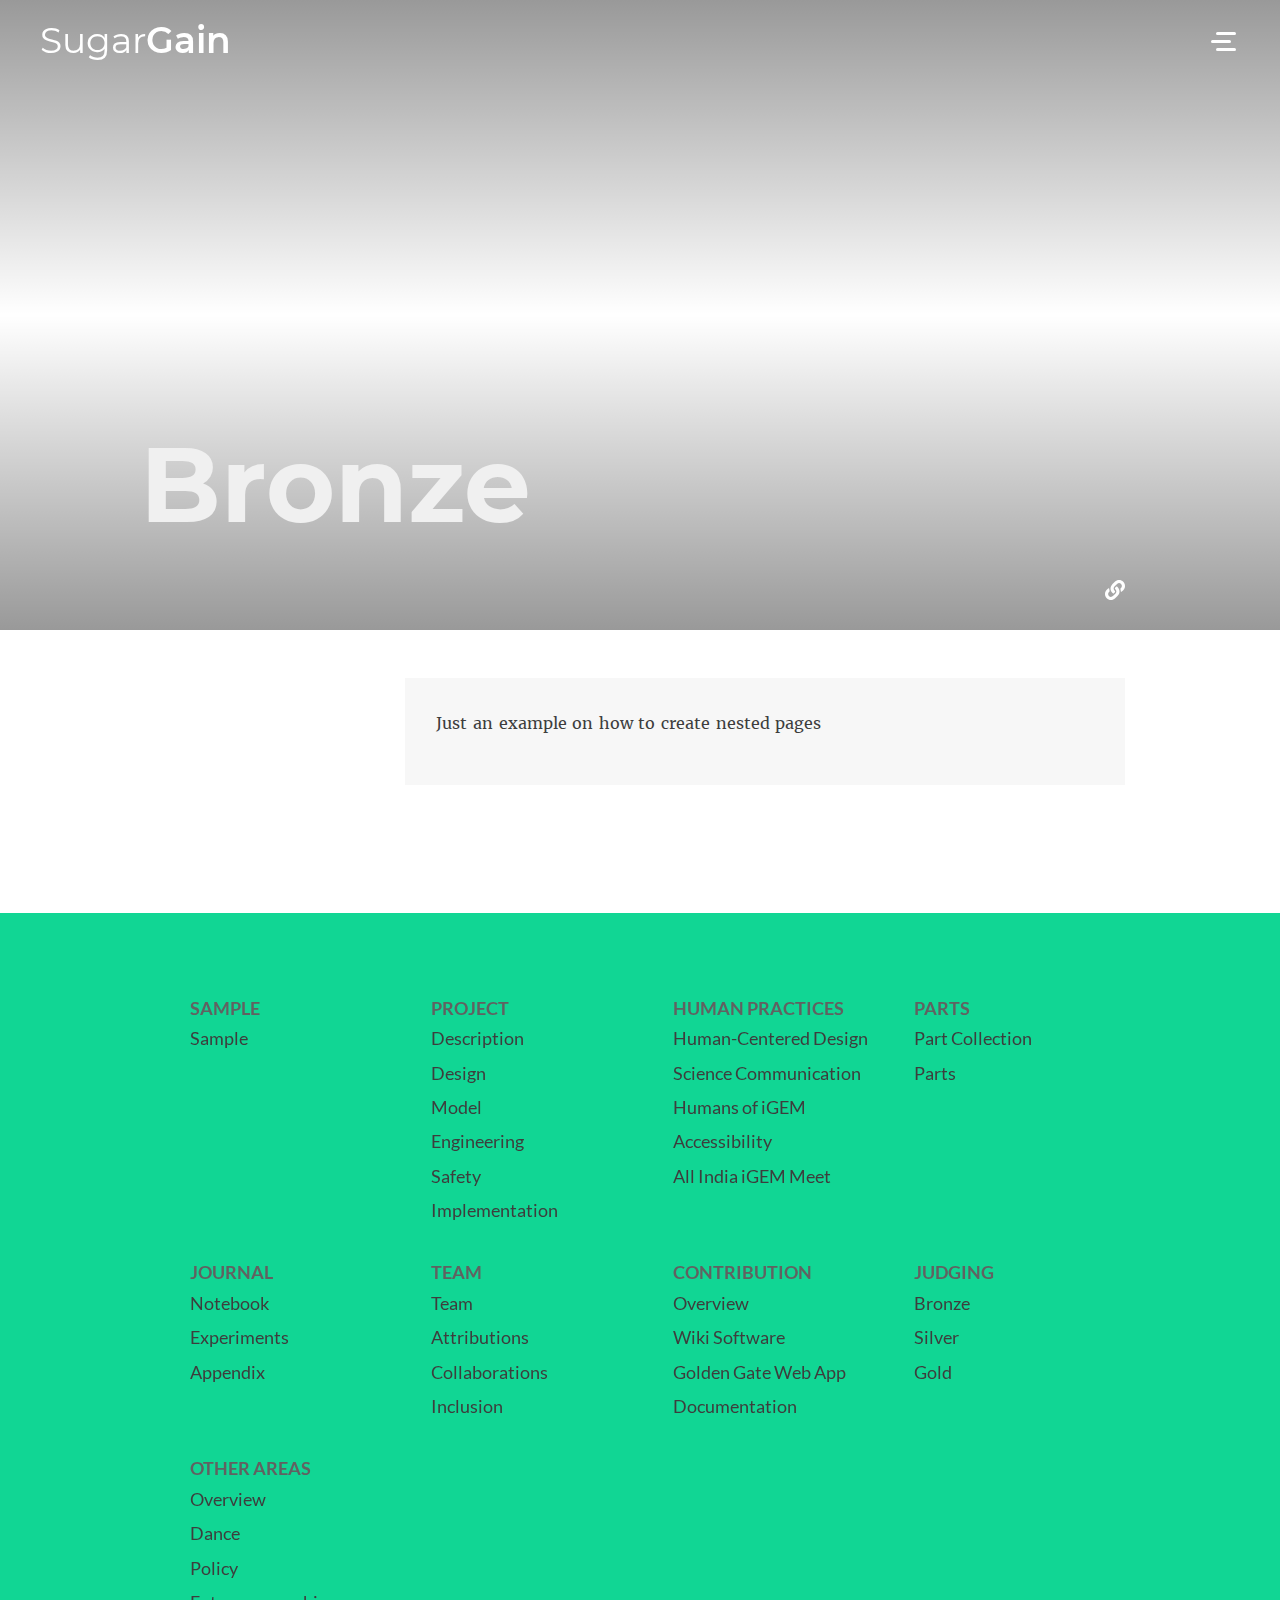
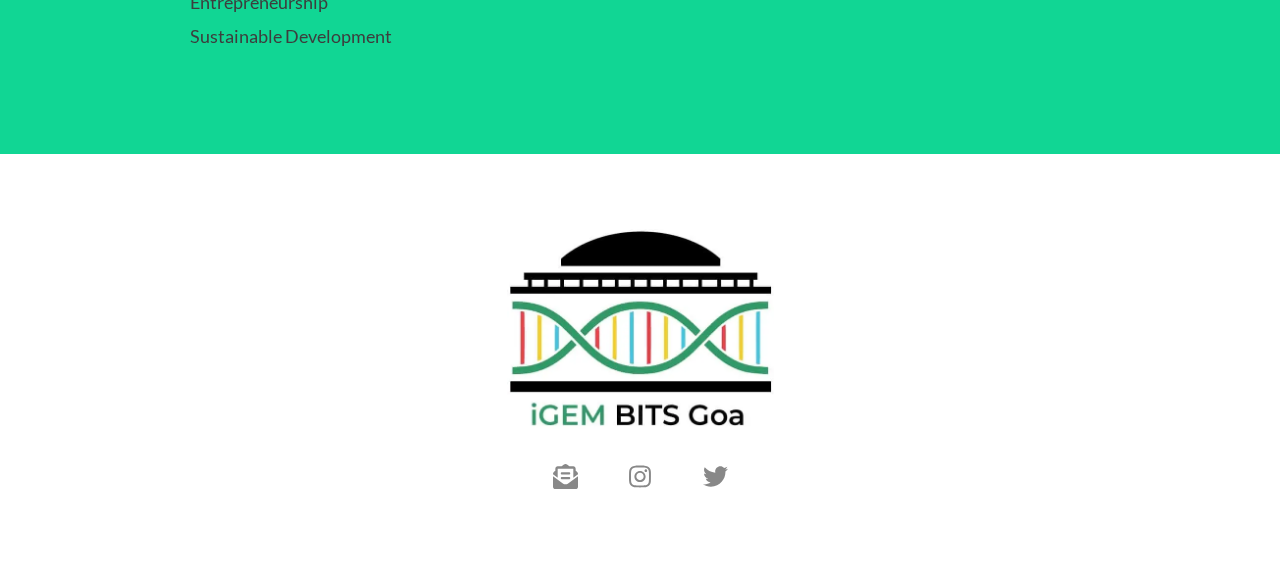
<file: Judging/Bronze/index.html>
<html lang="en"><head><meta charset="UTF-8"><meta name="viewport" content="width=device-width,initial-scale=1"><title>Bronze | SugarGain | iGEM BITS Goa</title><link href="../../css/content.css" rel="stylesheet"></head><body><nav id="main-nav"><div class="navbar navbar-expand-lg d-flex justify-content-between bg-none nav-transparent fixed-top"><a class="navbar-brand d-lg-inline-block" href="/wiki/">Sugar<span>Gain</span></a><div class="controls h-100 d-flex align-items-center"><div class="align-items-center" id="themeSwitchWrapper"><i class="icon-light"></i><div id="themeSwitch"><label class="switch" for="themeSwitchInput"><input type="checkbox" id="themeSwitchInput"><span class="slider round"></span></label></div><i class="icon-dark"></i></div><button class="btn" id="menuSwitch"><div class="menu-icon"></div></button></div></div><div id="fullscreenMenu"><div class="w-100 h-100" id="desktop-nav"><div class="container-fluid d-flex align-items-stretch pr-0 flex-column"><div class="row nav-header w-100"><div class="col-xl-3 col-lg-2"><div class="teamLogo"></div></div><div class="col-xl-6 col-lg-8"></div><div class="col-xl-3 col-lg-2 d-flex align-items-center justify-content-end" id="close-label"><p>Close</p></div></div><div class="row flex-grow-1 w-100"><div class="col-xl-3 col-lg-2"></div><div class="col-xl-6 col-lg-8 d-flex justify-content-between flex-column" id="menuContent"><div class="row"><div class="col-6" id="nav-headings"><ul role="tablist"><li><a href="" id="Sample-tab">Sample</a></li><li><a href="" id="Project-tab">Project</a></li><li><a href="" id="Human_Practices-tab">Human Practices</a></li><li><a href="" id="Parts-tab">Parts</a></li><li><a href="" id="Journal-tab">Journal</a></li><li><a href="" id="Team-tab">Team</a></li><li><a href="" id="Contribution-tab">Contribution</a></li><li><a href="" id="Judging-tab">Judging</a></li><li><a href="" id="Other_Areas-tab">Other Areas</a></li></ul></div><div class="col-6" id="nav-items"><div class="tab-content"><div class="tab-pane" id="Sample-pane"><ul><li><a href="/wiki/Sample">Sample</a></li></ul></div><div class="tab-pane" id="Project-pane"><ul><li><a href="/wiki/Description">Description</a></li><li><a href="/wiki/Design">Design</a></li><li><a href="/wiki/Model">Model</a></li><li><a href="/wiki/Engineering">Engineering</a></li><li><a href="/wiki/Safety">Safety</a></li><li><a href="/wiki/Implementation">Implementation</a></li></ul></div><div class="tab-pane" id="Human_Practices-pane"><ul><li><a href="/wiki/Human_Practices">Human-Centered Design</a></li><li><a href="/wiki/Education">Science Communication</a></li><li><a href="/wiki/Humans_of_iGEM">Humans of iGEM</a></li><li><a href="/wiki/Accessibility">Accessibility</a></li><li><a href="/wiki/All_India_iGEM_Meet">All India iGEM Meet</a></li></ul></div><div class="tab-pane" id="Parts-pane"><ul><li><a href="/wiki/Part_Collection">Part Collection</a></li><li><a href="/wiki/Parts">Parts</a></li></ul></div><div class="tab-pane" id="Journal-pane"><ul><li><a href="/wiki/Notebook">Notebook</a></li><li><a href="/wiki/Experiments">Experiments</a></li><li><a href="/wiki/Appendix">Appendix</a></li></ul></div><div class="tab-pane" id="Team-pane"><ul><li><a href="/wiki/Team">Team</a></li><li><a href="/wiki/Attributions">Attributions</a></li><li><a href="/wiki/Collaborations">Collaborations</a></li><li><a href="/wiki/Inclusion">Inclusion</a></li></ul></div><div class="tab-pane" id="Contribution-pane"><ul><li><a href="/wiki/Contribution">Overview</a></li><li><a href="/wiki/Software/Wiki">Wiki Software</a></li><li><a href="/wiki/Software/Golden_Gate">Golden Gate Web App</a></li><li><a href="/wiki/Documentation">Documentation</a></li></ul></div><div class="tab-pane" id="Judging-pane"><ul><li><a href="/wiki/Judging/Bronze">Bronze</a></li><li><a href="/wiki/Judging/Silver">Silver</a></li><li><a href="/wiki/Judging/Gold">Gold</a></li></ul></div><div class="tab-pane" id="Other_Areas-pane"><ul><li><a href="/wiki/Excellence">Overview</a></li><li><a href="/wiki/Dance">Dance</a></li><li><a href="/wiki/Policy">Policy</a></li><li><a href="/wiki/Entrepreneurship">Entrepreneurship</a></li><li><a href="/wiki/Sustainable_Development">Sustainable Development</a></li></ul></div></div></div></div><div class="row"><div id="contact-links"><a href="https://instagram.com/igem_bits" target="_blank" rel="noopener">Instagram</a><a href="https://twitter.com/igembitsgoa" target="_blank" rel="noopener">Twitter</a><a href="mailto:igembitsgoa@gmail.com" target="_blank" rel="noopener">Email</a></div></div></div><div class="col-xl-3 col-lg-2"></div></div><div class="row nav-footer w-100"><div class="col-xl-3 col-lg-2"></div><div class="col-xl-6 col-lg-8"></div><div class="col-xl-3 col-lg-2"></div></div></div></div><div id="mobile-nav"><div class="container w-100 h-100"><div class="w-100" id="menuContent"><div class="row w-100 mb-4"><div class="col-md-4 col-sm-12 py-3"><a class="nav-heading">Sample</a><ul><li><a href="/wiki/Sample">Sample</a></li></ul></div><div class="col-md-4 col-sm-12 py-3"><a class="nav-heading">Project</a><ul><li><a href="/wiki/Description">Description</a></li><li><a href="/wiki/Design">Design</a></li><li><a href="/wiki/Model">Model</a></li><li><a href="/wiki/Engineering">Engineering</a></li><li><a href="/wiki/Safety">Safety</a></li><li><a href="/wiki/Implementation">Implementation</a></li></ul></div><div class="col-md-4 col-sm-12 py-3"><a class="nav-heading">Human Practices</a><ul><li><a href="/wiki/Human_Practices">Human-Centered Design</a></li><li><a href="/wiki/Education">Science Communication</a></li><li><a href="/wiki/Humans_of_iGEM">Humans of iGEM</a></li><li><a href="/wiki/Accessibility">Accessibility</a></li><li><a href="/wiki/All_India_iGEM_Meet">All India iGEM Meet</a></li></ul></div><div class="col-md-4 col-sm-12 py-3"><a class="nav-heading">Parts</a><ul><li><a href="/wiki/Part_Collection">Part Collection</a></li><li><a href="/wiki/Parts">Parts</a></li></ul></div><div class="col-md-4 col-sm-12 py-3"><a class="nav-heading">Journal</a><ul><li><a href="/wiki/Notebook">Notebook</a></li><li><a href="/wiki/Experiments">Experiments</a></li><li><a href="/wiki/Appendix">Appendix</a></li></ul></div><div class="col-md-4 col-sm-12 py-3"><a class="nav-heading">Team</a><ul><li><a href="/wiki/Team">Team</a></li><li><a href="/wiki/Attributions">Attributions</a></li><li><a href="/wiki/Collaborations">Collaborations</a></li><li><a href="/wiki/Inclusion">Inclusion</a></li></ul></div><div class="col-md-4 col-sm-12 py-3"><a class="nav-heading">Contribution</a><ul><li><a href="/wiki/Contribution">Overview</a></li><li><a href="/wiki/Software/Wiki">Wiki Software</a></li><li><a href="/wiki/Software/Golden_Gate">Golden Gate Web App</a></li><li><a href="/wiki/Documentation">Documentation</a></li></ul></div><div class="col-md-4 col-sm-12 py-3"><a class="nav-heading">Judging</a><ul><li><a href="/wiki/Judging/Bronze">Bronze</a></li><li><a href="/wiki/Judging/Silver">Silver</a></li><li><a href="/wiki/Judging/Gold">Gold</a></li></ul></div><div class="col-md-4 col-sm-12 py-3"><a class="nav-heading">Other Areas</a><ul><li><a href="/wiki/Excellence">Overview</a></li><li><a href="/wiki/Dance">Dance</a></li><li><a href="/wiki/Policy">Policy</a></li><li><a href="/wiki/Entrepreneurship">Entrepreneurship</a></li><li><a href="/wiki/Sustainable_Development">Sustainable Development</a></li></ul></div></div></div></div></div></div></nav><style>header {
    background-image: linear-gradient(rgba(0, 0, 0, 0.4),rgba(0, 0, 0, 0),rgba(0, 0, 0, 0.4)), 
        url( );
}</style><header class="d-flex justify-content-center"><div class="container d-flex align-items-end justify-content-between"><div id="heading"><h1>Bronze</h1></div><a><div id="bg-attribution" data-placement="top"></div></a></div></header><main><div class="container"><div class="row"><div class="sidebar col-lg-3"><div class="nav" id="contents"><ul></ul></div></div><div class="content col-lg-9"><article><p>Just an example on how to create nested pages</p></article><div class="d-flex justify-content-between my-5"></div></div></div></div></main><footer><div id="footerNav"><div class="container"><div class="row justify-content-between"><div class="col-sm-6 col-md-4 col-lg-3 py-2"><a class="footer-heading">Sample</a><ul><li class="py-1"><a href="/wiki/Sample">Sample</a></li></ul></div><div class="col-sm-6 col-md-4 col-lg-3 py-2"><a class="footer-heading">Project</a><ul><li class="py-1"><a href="/wiki/Description">Description</a></li><li class="py-1"><a href="/wiki/Design">Design</a></li><li class="py-1"><a href="/wiki/Model">Model</a></li><li class="py-1"><a href="/wiki/Engineering">Engineering</a></li><li class="py-1"><a href="/wiki/Safety">Safety</a></li><li class="py-1"><a href="/wiki/Implementation">Implementation</a></li></ul></div><div class="col-sm-6 col-md-4 col-lg-3 py-2"><a class="footer-heading">Human Practices</a><ul><li class="py-1"><a href="/wiki/Human_Practices">Human-Centered Design</a></li><li class="py-1"><a href="/wiki/Education">Science Communication</a></li><li class="py-1"><a href="/wiki/Humans_of_iGEM">Humans of iGEM</a></li><li class="py-1"><a href="/wiki/Accessibility">Accessibility</a></li><li class="py-1"><a href="/wiki/All_India_iGEM_Meet">All India iGEM Meet</a></li></ul></div><div class="col-sm-6 col-md-4 col-lg-3 py-2"><a class="footer-heading">Parts</a><ul><li class="py-1"><a href="/wiki/Part_Collection">Part Collection</a></li><li class="py-1"><a href="/wiki/Parts">Parts</a></li></ul></div><div class="col-sm-6 col-md-4 col-lg-3 py-2"><a class="footer-heading">Journal</a><ul><li class="py-1"><a href="/wiki/Notebook">Notebook</a></li><li class="py-1"><a href="/wiki/Experiments">Experiments</a></li><li class="py-1"><a href="/wiki/Appendix">Appendix</a></li></ul></div><div class="col-sm-6 col-md-4 col-lg-3 py-2"><a class="footer-heading">Team</a><ul><li class="py-1"><a href="/wiki/Team">Team</a></li><li class="py-1"><a href="/wiki/Attributions">Attributions</a></li><li class="py-1"><a href="/wiki/Collaborations">Collaborations</a></li><li class="py-1"><a href="/wiki/Inclusion">Inclusion</a></li></ul></div><div class="col-sm-6 col-md-4 col-lg-3 py-2"><a class="footer-heading">Contribution</a><ul><li class="py-1"><a href="/wiki/Contribution">Overview</a></li><li class="py-1"><a href="/wiki/Software/Wiki">Wiki Software</a></li><li class="py-1"><a href="/wiki/Software/Golden_Gate">Golden Gate Web App</a></li><li class="py-1"><a href="/wiki/Documentation">Documentation</a></li></ul></div><div class="col-sm-6 col-md-4 col-lg-3 py-2"><a class="footer-heading">Judging</a><ul><li class="py-1"><a href="/wiki/Judging/Bronze">Bronze</a></li><li class="py-1"><a href="/wiki/Judging/Silver">Silver</a></li><li class="py-1"><a href="/wiki/Judging/Gold">Gold</a></li></ul></div><div class="col-sm-6 col-md-4 col-lg-3 py-2"><a class="footer-heading">Other Areas</a><ul><li class="py-1"><a href="/wiki/Excellence">Overview</a></li><li class="py-1"><a href="/wiki/Dance">Dance</a></li><li class="py-1"><a href="/wiki/Policy">Policy</a></li><li class="py-1"><a href="/wiki/Entrepreneurship">Entrepreneurship</a></li><li class="py-1"><a href="/wiki/Sustainable_Development">Sustainable Development</a></li></ul></div></div></div></div><div id="footerBrand"><div class="container"><div class="row"><div id="footerLogo"></div></div><div class="row justify-content-center" id="footerIcons"><a class="gmail" href="mailto:igembitsgoa@gmail.com"></a><a class="insta" href="https://instagram.com/igem_bits" target="_blank" rel="noopener"></a><a class="twitter" href="https://twitter.com/igembitsgoa" target="_blank" rel="noopener"></a></div></div></div></footer><script src="../../content.bundle.js"></script></body></html>
</file>
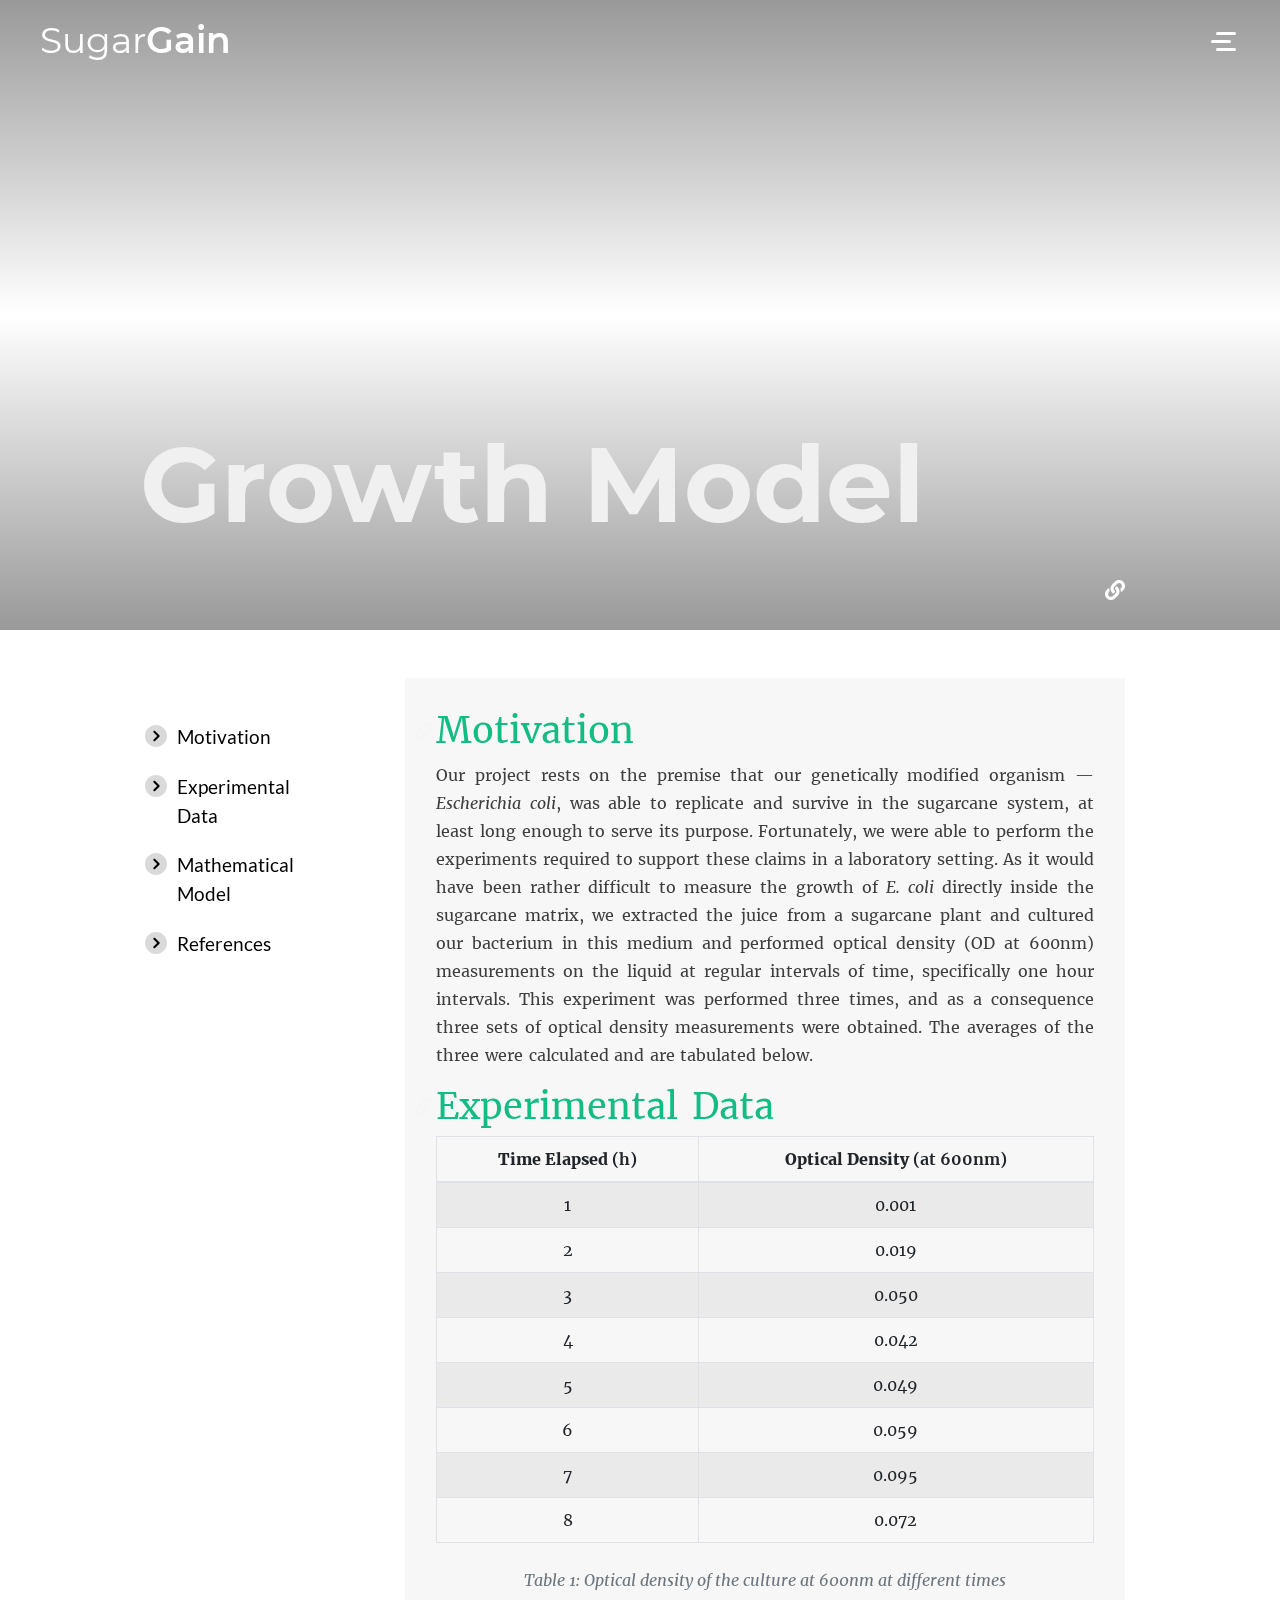
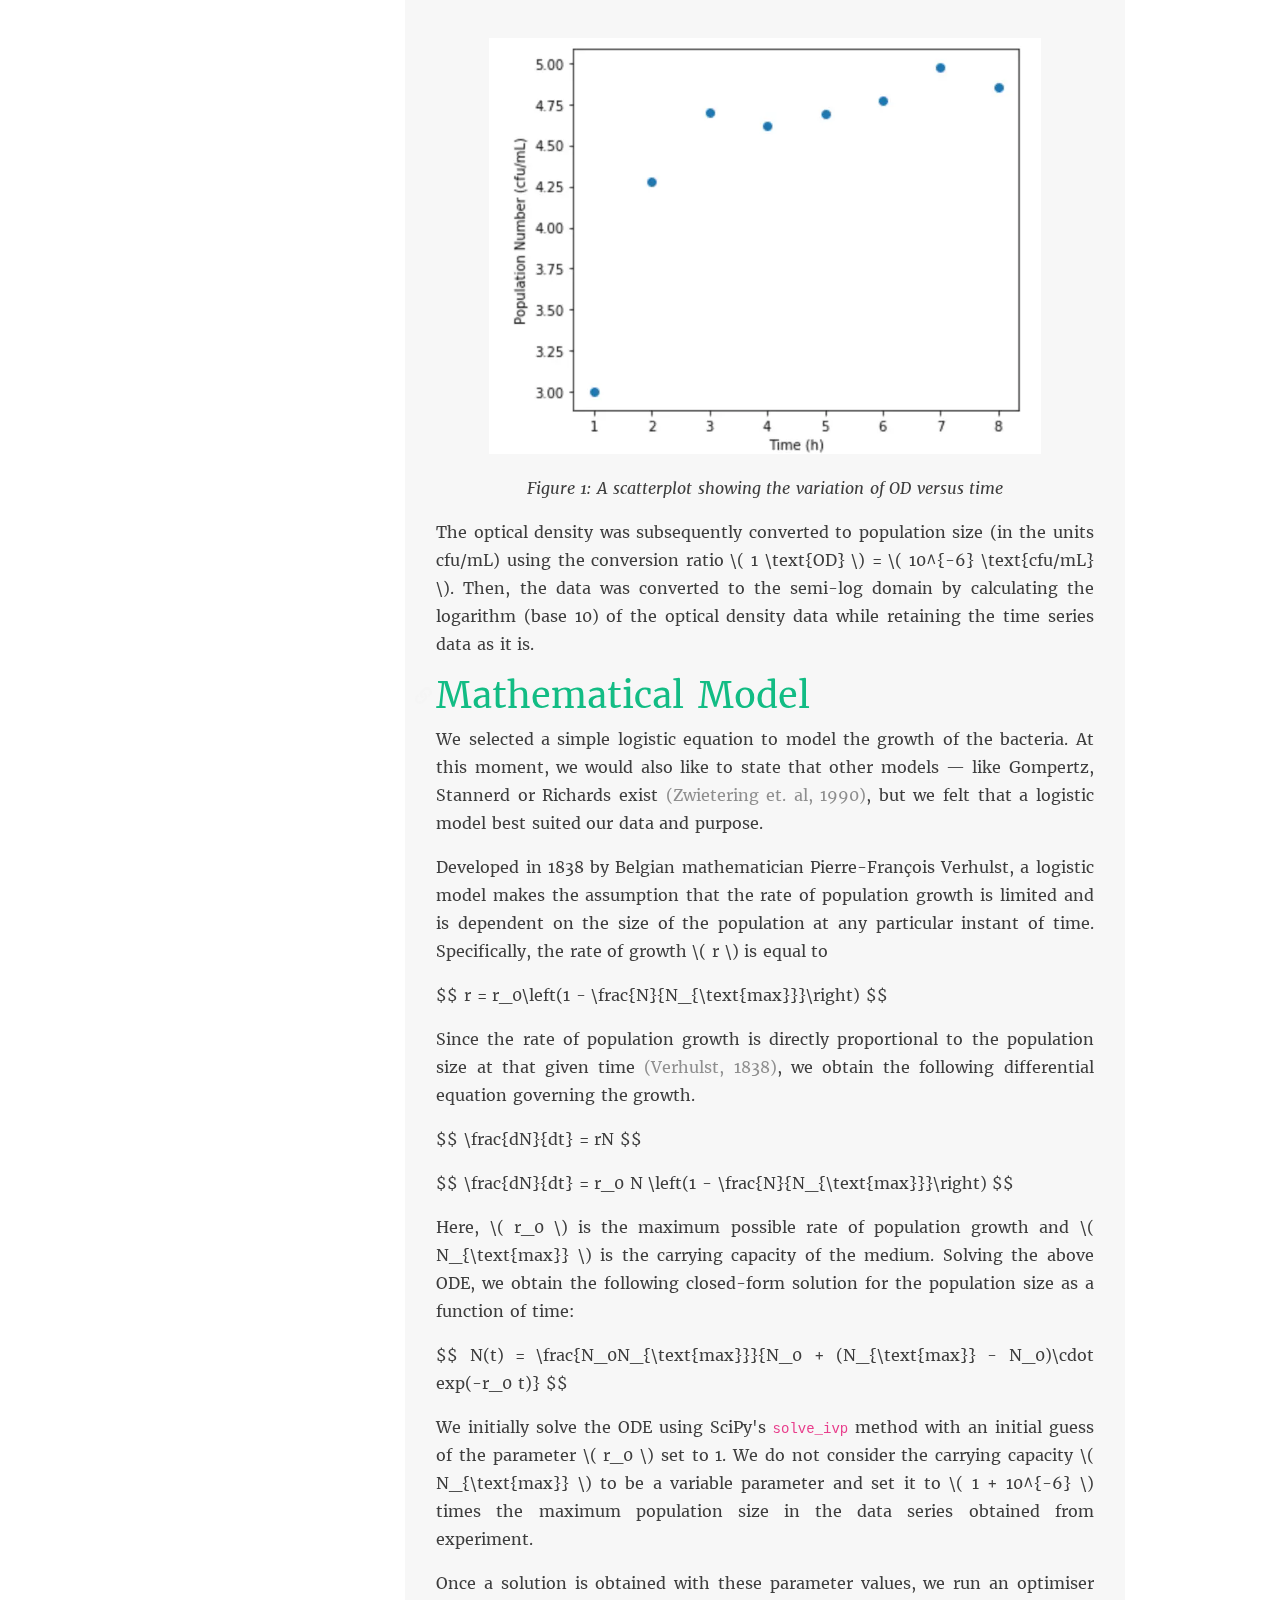
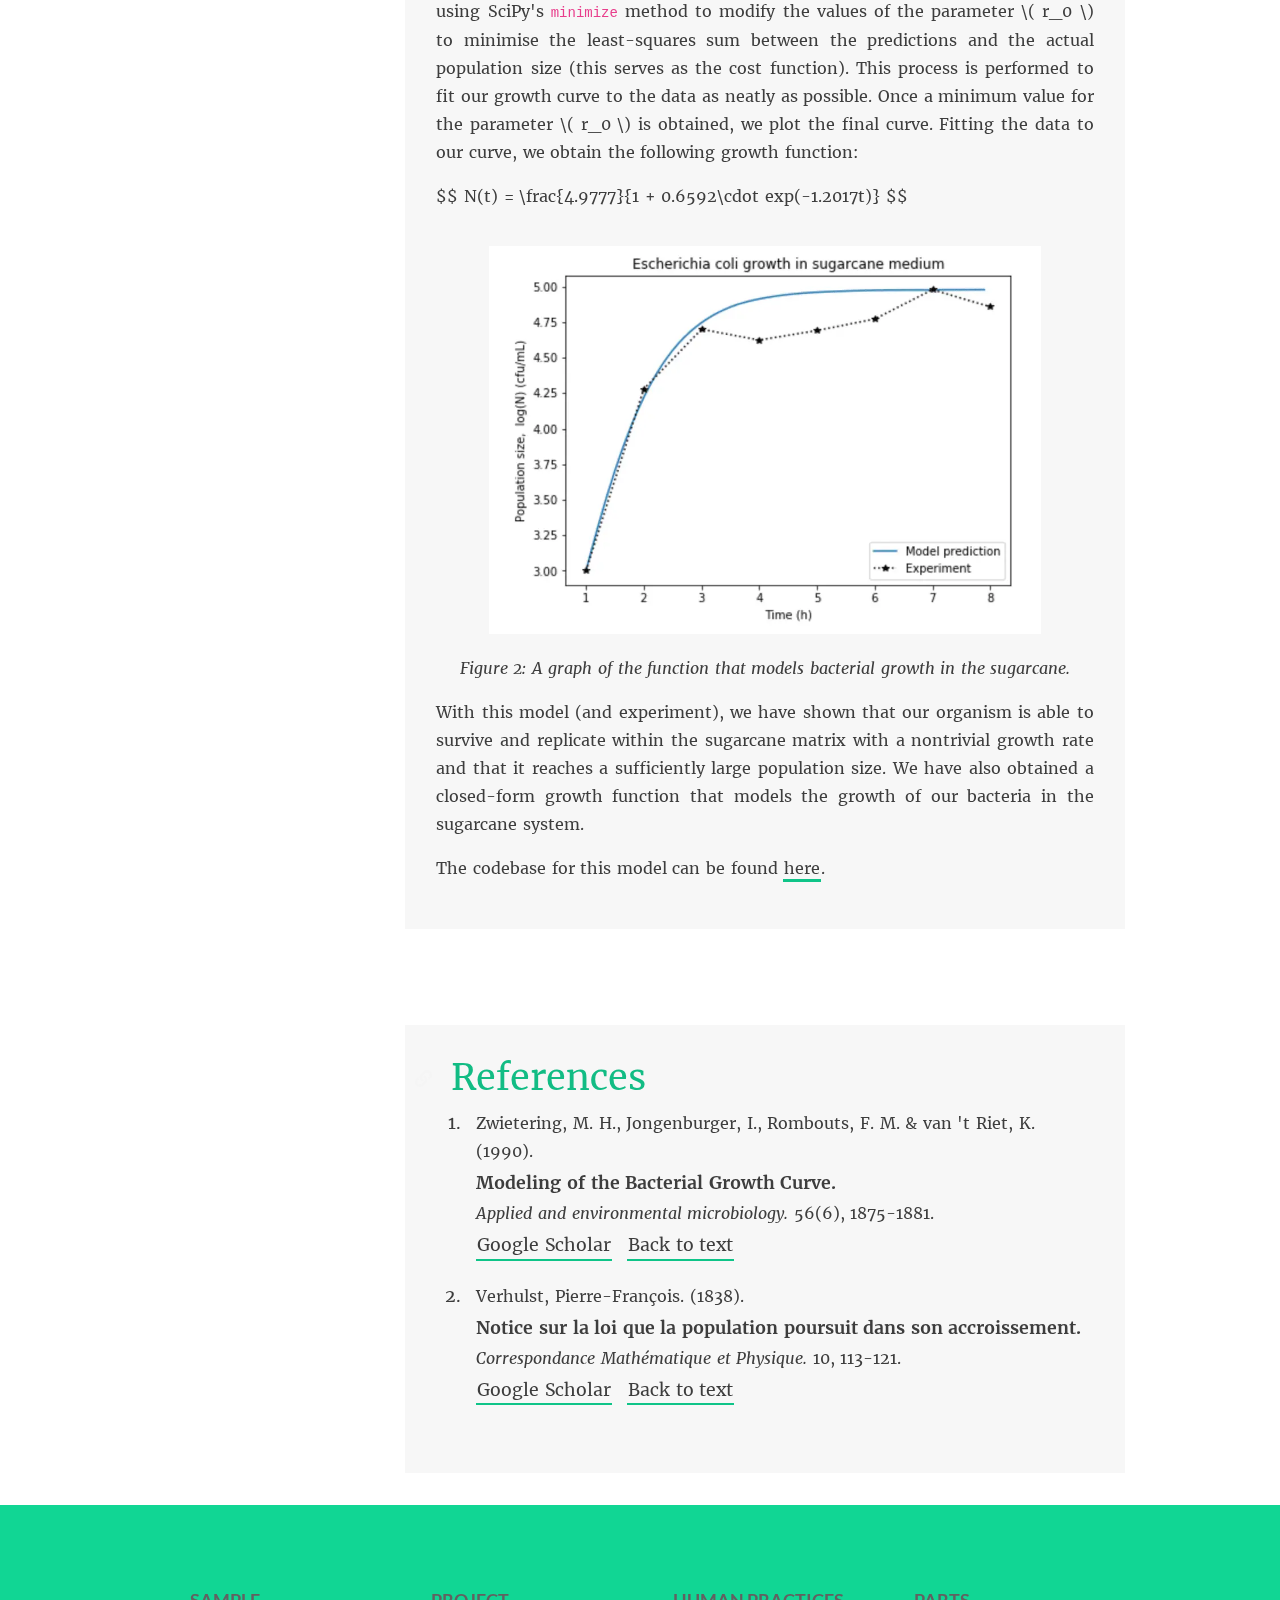
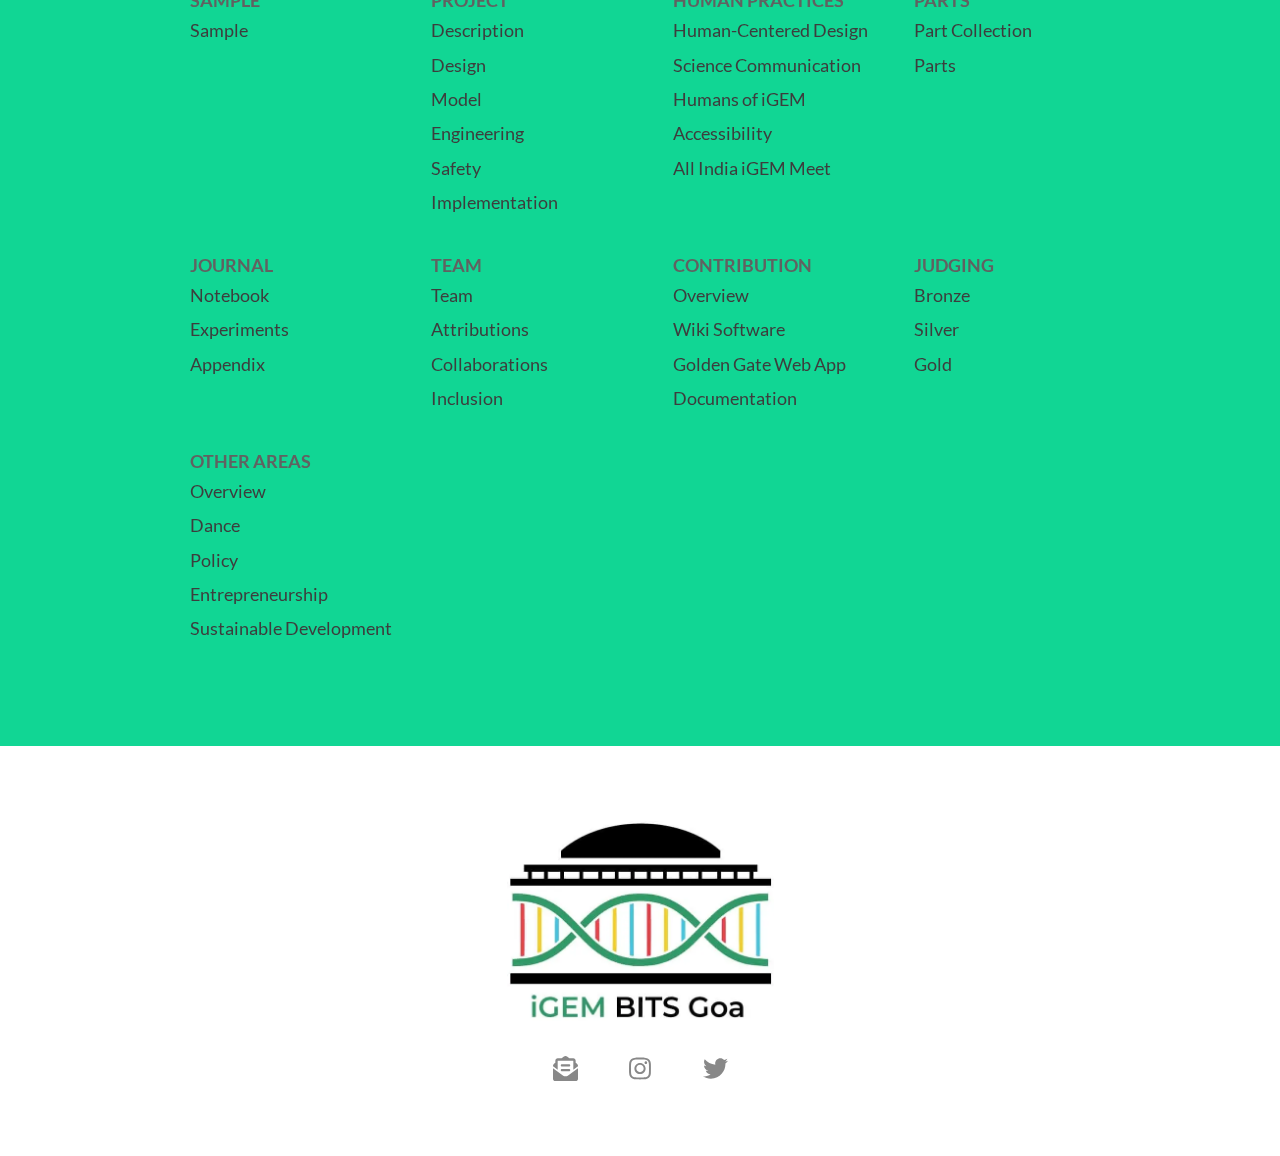
<file: Model/Growth_Model/index.html>
<html lang="en"><head><meta charset="UTF-8"><meta name="viewport" content="width=device-width,initial-scale=1"><title>Growth Model | SugarGain | iGEM BITS Goa</title><script src="https://2020.igem.org/common/MathJax-2.5-latest/MathJax.js?config=TeX-AMS-MML_HTMLorMML"></script><link href="../../css/content.css" rel="stylesheet"></head><body><nav id="main-nav"><div class="navbar navbar-expand-lg d-flex justify-content-between bg-none nav-transparent fixed-top"><a class="navbar-brand d-lg-inline-block" href="/wiki/">Sugar<span>Gain</span></a><div class="controls h-100 d-flex align-items-center"><div class="align-items-center" id="themeSwitchWrapper"><i class="icon-light"></i><div id="themeSwitch"><label class="switch" for="themeSwitchInput"><input type="checkbox" id="themeSwitchInput"><span class="slider round"></span></label></div><i class="icon-dark"></i></div><button class="btn" id="menuSwitch"><div class="menu-icon"></div></button></div></div><div id="fullscreenMenu"><div class="w-100 h-100" id="desktop-nav"><div class="container-fluid d-flex align-items-stretch pr-0 flex-column"><div class="row nav-header w-100"><div class="col-xl-3 col-lg-2"><div class="teamLogo"></div></div><div class="col-xl-6 col-lg-8"></div><div class="col-xl-3 col-lg-2 d-flex align-items-center justify-content-end" id="close-label"><p>Close</p></div></div><div class="row flex-grow-1 w-100"><div class="col-xl-3 col-lg-2"></div><div class="col-xl-6 col-lg-8 d-flex justify-content-between flex-column" id="menuContent"><div class="row"><div class="col-6" id="nav-headings"><ul role="tablist"><li><a href="" id="Sample-tab">Sample</a></li><li><a href="" id="Project-tab">Project</a></li><li><a href="" id="Human_Practices-tab">Human Practices</a></li><li><a href="" id="Parts-tab">Parts</a></li><li><a href="" id="Journal-tab">Journal</a></li><li><a href="" id="Team-tab">Team</a></li><li><a href="" id="Contribution-tab">Contribution</a></li><li><a href="" id="Judging-tab">Judging</a></li><li><a href="" id="Other_Areas-tab">Other Areas</a></li></ul></div><div class="col-6" id="nav-items"><div class="tab-content"><div class="tab-pane" id="Sample-pane"><ul><li><a href="/wiki/Sample">Sample</a></li></ul></div><div class="tab-pane" id="Project-pane"><ul><li><a href="/wiki/Description">Description</a></li><li><a href="/wiki/Design">Design</a></li><li><a href="/wiki/Model">Model</a></li><li><a href="/wiki/Engineering">Engineering</a></li><li><a href="/wiki/Safety">Safety</a></li><li><a href="/wiki/Implementation">Implementation</a></li></ul></div><div class="tab-pane" id="Human_Practices-pane"><ul><li><a href="/wiki/Human_Practices">Human-Centered Design</a></li><li><a href="/wiki/Education">Science Communication</a></li><li><a href="/wiki/Humans_of_iGEM">Humans of iGEM</a></li><li><a href="/wiki/Accessibility">Accessibility</a></li><li><a href="/wiki/All_India_iGEM_Meet">All India iGEM Meet</a></li></ul></div><div class="tab-pane" id="Parts-pane"><ul><li><a href="/wiki/Part_Collection">Part Collection</a></li><li><a href="/wiki/Parts">Parts</a></li></ul></div><div class="tab-pane" id="Journal-pane"><ul><li><a href="/wiki/Notebook">Notebook</a></li><li><a href="/wiki/Experiments">Experiments</a></li><li><a href="/wiki/Appendix">Appendix</a></li></ul></div><div class="tab-pane" id="Team-pane"><ul><li><a href="/wiki/Team">Team</a></li><li><a href="/wiki/Attributions">Attributions</a></li><li><a href="/wiki/Collaborations">Collaborations</a></li><li><a href="/wiki/Inclusion">Inclusion</a></li></ul></div><div class="tab-pane" id="Contribution-pane"><ul><li><a href="/wiki/Contribution">Overview</a></li><li><a href="/wiki/Software/Wiki">Wiki Software</a></li><li><a href="/wiki/Software/Golden_Gate">Golden Gate Web App</a></li><li><a href="/wiki/Documentation">Documentation</a></li></ul></div><div class="tab-pane" id="Judging-pane"><ul><li><a href="/wiki/Judging/Bronze">Bronze</a></li><li><a href="/wiki/Judging/Silver">Silver</a></li><li><a href="/wiki/Judging/Gold">Gold</a></li></ul></div><div class="tab-pane" id="Other_Areas-pane"><ul><li><a href="/wiki/Excellence">Overview</a></li><li><a href="/wiki/Dance">Dance</a></li><li><a href="/wiki/Policy">Policy</a></li><li><a href="/wiki/Entrepreneurship">Entrepreneurship</a></li><li><a href="/wiki/Sustainable_Development">Sustainable Development</a></li></ul></div></div></div></div><div class="row"><div id="contact-links"><a href="https://instagram.com/igem_bits" target="_blank" rel="noopener">Instagram</a><a href="https://twitter.com/igembitsgoa" target="_blank" rel="noopener">Twitter</a><a href="mailto:igembitsgoa@gmail.com" target="_blank" rel="noopener">Email</a></div></div></div><div class="col-xl-3 col-lg-2"></div></div><div class="row nav-footer w-100"><div class="col-xl-3 col-lg-2"></div><div class="col-xl-6 col-lg-8"></div><div class="col-xl-3 col-lg-2"></div></div></div></div><div id="mobile-nav"><div class="container w-100 h-100"><div class="w-100" id="menuContent"><div class="row w-100 mb-4"><div class="col-md-4 col-sm-12 py-3"><a class="nav-heading">Sample</a><ul><li><a href="/wiki/Sample">Sample</a></li></ul></div><div class="col-md-4 col-sm-12 py-3"><a class="nav-heading">Project</a><ul><li><a href="/wiki/Description">Description</a></li><li><a href="/wiki/Design">Design</a></li><li><a href="/wiki/Model">Model</a></li><li><a href="/wiki/Engineering">Engineering</a></li><li><a href="/wiki/Safety">Safety</a></li><li><a href="/wiki/Implementation">Implementation</a></li></ul></div><div class="col-md-4 col-sm-12 py-3"><a class="nav-heading">Human Practices</a><ul><li><a href="/wiki/Human_Practices">Human-Centered Design</a></li><li><a href="/wiki/Education">Science Communication</a></li><li><a href="/wiki/Humans_of_iGEM">Humans of iGEM</a></li><li><a href="/wiki/Accessibility">Accessibility</a></li><li><a href="/wiki/All_India_iGEM_Meet">All India iGEM Meet</a></li></ul></div><div class="col-md-4 col-sm-12 py-3"><a class="nav-heading">Parts</a><ul><li><a href="/wiki/Part_Collection">Part Collection</a></li><li><a href="/wiki/Parts">Parts</a></li></ul></div><div class="col-md-4 col-sm-12 py-3"><a class="nav-heading">Journal</a><ul><li><a href="/wiki/Notebook">Notebook</a></li><li><a href="/wiki/Experiments">Experiments</a></li><li><a href="/wiki/Appendix">Appendix</a></li></ul></div><div class="col-md-4 col-sm-12 py-3"><a class="nav-heading">Team</a><ul><li><a href="/wiki/Team">Team</a></li><li><a href="/wiki/Attributions">Attributions</a></li><li><a href="/wiki/Collaborations">Collaborations</a></li><li><a href="/wiki/Inclusion">Inclusion</a></li></ul></div><div class="col-md-4 col-sm-12 py-3"><a class="nav-heading">Contribution</a><ul><li><a href="/wiki/Contribution">Overview</a></li><li><a href="/wiki/Software/Wiki">Wiki Software</a></li><li><a href="/wiki/Software/Golden_Gate">Golden Gate Web App</a></li><li><a href="/wiki/Documentation">Documentation</a></li></ul></div><div class="col-md-4 col-sm-12 py-3"><a class="nav-heading">Judging</a><ul><li><a href="/wiki/Judging/Bronze">Bronze</a></li><li><a href="/wiki/Judging/Silver">Silver</a></li><li><a href="/wiki/Judging/Gold">Gold</a></li></ul></div><div class="col-md-4 col-sm-12 py-3"><a class="nav-heading">Other Areas</a><ul><li><a href="/wiki/Excellence">Overview</a></li><li><a href="/wiki/Dance">Dance</a></li><li><a href="/wiki/Policy">Policy</a></li><li><a href="/wiki/Entrepreneurship">Entrepreneurship</a></li><li><a href="/wiki/Sustainable_Development">Sustainable Development</a></li></ul></div></div></div></div></div></div></nav><style>header {
    background-image: linear-gradient(rgba(0, 0, 0, 0.4),rgba(0, 0, 0, 0),rgba(0, 0, 0, 0.4)), 
        url( );
}</style><header class="d-flex justify-content-center"><div class="container d-flex align-items-end justify-content-between"><div id="heading"><h1>Growth Model</h1></div><a><div id="bg-attribution" data-placement="top"></div></a></div></header><main><div class="container"><div class="row"><div class="sidebar col-lg-3"><div class="nav" id="contents"><ul></ul></div></div><div class="content col-lg-9"><article><h1>Motivation</h1><p>Our project rests on the premise that our genetically modified organism — <em>Escherichia coli</em>, was able to replicate and survive in the sugarcane system, at least long enough to serve its purpose. Fortunately, we were able to perform the experiments required to support these claims in a laboratory setting. As it would have been rather difficult to measure the growth of <em>E. coli</em> directly inside the sugarcane matrix, we extracted the juice from a sugarcane plant and cultured our bacterium in this medium and performed optical density (OD at 600nm) measurements on the liquid at regular intervals of time, specifically one hour intervals. This experiment was performed three times, and as a consequence three sets of optical density measurements were obtained. The averages of the three were calculated and are tabulated below.</p><h1>Experimental Data</h1><table><caption id="table1opticaldensityofthecultureat600nmatdifferenttimes">Table 1: Optical density of the culture at 600nm at different times</caption><thead><tr><th style="text-align:center"><strong>Time Elapsed</strong> (h)</th><th style="text-align:center"><strong>Optical Density</strong> (at 600nm)</th></tr></thead><tbody><tr><td style="text-align:center">1</td><td style="text-align:center">0.001</td></tr><tr><td style="text-align:center">2</td><td style="text-align:center">0.019</td></tr><tr><td style="text-align:center">3</td><td style="text-align:center">0.050</td></tr><tr><td style="text-align:center">4</td><td style="text-align:center">0.042</td></tr><tr><td style="text-align:center">5</td><td style="text-align:center">0.049</td></tr><tr><td style="text-align:center">6</td><td style="text-align:center">0.059</td></tr><tr><td style="text-align:center">7</td><td style="text-align:center">0.095</td></tr><tr><td style="text-align:center">8</td><td style="text-align:center">0.072</td></tr></tbody></table><div class="image"><img src="../../assets/img/Growth_Model--ODScatterPlot.png" alt="A scatterplot showing the variation of OD versus time"><p>Figure 1: A scatterplot showing the variation of OD versus time</p></div><p>The optical density was subsequently converted to population size (in the units cfu/mL) using the conversion ratio \( 1 \text{OD} \) = \( 10^{-6} \text{cfu/mL} \). Then, the data was converted to the semi-log domain by calculating the logarithm (base 10) of the optical density data while retaining the time series data as it is.</p><h1>Mathematical Model</h1><p>We selected a simple logistic equation to model the growth of the bacteria. At this moment, we would also like to state that other models — like Gompertz, Stannerd or Richards exist <a href="#citation1">Zwietering et. al, 1990</a>, but we felt that a logistic model best suited our data and purpose.</p><p>Developed in 1838 by Belgian mathematician Pierre-François Verhulst, a logistic model makes the assumption that the rate of population growth is limited and is dependent on the size of the population at any particular instant of time. Specifically, the rate of growth \( r \) is equal to</p><p>$$ r = r_0\left(1 - \frac{N}{N_{\text{max}}}\right) $$</p><p>Since the rate of population growth is directly proportional to the population size at that given time <a href="#citation2">Verhulst, 1838</a>, we obtain the following differential equation governing the growth.</p><p>$$ \frac{dN}{dt} = rN $$</p><p>$$ \frac{dN}{dt} = r_0 N \left(1 - \frac{N}{N_{\text{max}}}\right) $$</p><p>Here, \( r_0 \) is the maximum possible rate of population growth and \( N_{\text{max}} \) is the carrying capacity of the medium. Solving the above ODE, we obtain the following closed-form solution for the population size as a function of time:</p><p>$$ N(t) = \frac{N_0N_{\text{max}}}{N_0 + (N_{\text{max}} - N_0)\cdot exp(-r_0 t)} $$</p><p>We initially solve the ODE using SciPy's <code>solve_ivp</code> method with an initial guess of the parameter \( r_0 \) set to 1. We do not consider the carrying capacity \( N_{\text{max}} \) to be a variable parameter and set it to \( 1 + 10^{-6} \) times the maximum population size in the data series obtained from experiment.</p><p>Once a solution is obtained with these parameter values, we run an optimiser using SciPy's <code>minimize</code> method to modify the values of the parameter \( r_0 \) to minimise the least-squares sum between the predictions and the actual population size (this serves as the cost function). This process is performed to fit our growth curve to the data as neatly as possible. Once a minimum value for the parameter \( r_0 \) is obtained, we plot the final curve. Fitting the data to our curve, we obtain the following growth function:</p><p>$$ N(t) = \frac{4.9777}{1 + 0.6592\cdot exp(-1.2017t)} $$</p><div class="image"><img src="../../assets/img/Growth_Model--GrowthPrediction.png" alt="A graph of the function that models bacterial growth in the sugarcane."><p>Figure 2: A graph of the function that models bacterial growth in the sugarcane.</p></div><p>With this model (and experiment), we have shown that our organism is able to survive and replicate within the sugarcane matrix with a nontrivial growth rate and that it reaches a sufficiently large population size. We have also obtained a closed-form growth function that models the growth of our bacteria in the sugarcane system.</p><p>The codebase for this model can be found <a href="https://github.com/igembitsgoa/modelling">here</a>.</p></article><div class="d-flex justify-content-between my-5"></div><article id="references"><h1>References</h1><ol><li id="citation1"><p class="author">Zwietering, M. H., Jongenburger, I., Rombouts, F. M. &amp; van 't Riet, K. (1990).</p><cite>Modeling of the Bacterial Growth Curve.</cite><p><span class="journalTitle">Applied and environmental microbiology.</span> <span class="journalInfo">56(6), 1875-1881.</span></p><a class="in-text" href="https://scholar.google.com/scholar?q=Modeling of the Bacterial Growth Curve." target="_blank" rel="noopener">Google Scholar</a><a class="in-text" href="#intext1">Back to text</a></li><li id="citation2"><p class="author">Verhulst, Pierre-François. (1838).</p><cite>Notice sur la loi que la population poursuit dans son accroissement.</cite><p><span class="journalTitle">Correspondance Mathématique et Physique.</span> <span class="journalInfo">10, 113-121.</span></p><a class="in-text" href="https://scholar.google.com/scholar?q=Notice sur la loi que la population poursuit dans son accroissement." target="_blank" rel="noopener">Google Scholar</a><a class="in-text" href="#intext2">Back to text</a></li></ol></article></div></div></div></main><footer><div id="footerNav"><div class="container"><div class="row justify-content-between"><div class="col-sm-6 col-md-4 col-lg-3 py-2"><a class="footer-heading">Sample</a><ul><li class="py-1"><a href="/wiki/Sample">Sample</a></li></ul></div><div class="col-sm-6 col-md-4 col-lg-3 py-2"><a class="footer-heading">Project</a><ul><li class="py-1"><a href="/wiki/Description">Description</a></li><li class="py-1"><a href="/wiki/Design">Design</a></li><li class="py-1"><a href="/wiki/Model">Model</a></li><li class="py-1"><a href="/wiki/Engineering">Engineering</a></li><li class="py-1"><a href="/wiki/Safety">Safety</a></li><li class="py-1"><a href="/wiki/Implementation">Implementation</a></li></ul></div><div class="col-sm-6 col-md-4 col-lg-3 py-2"><a class="footer-heading">Human Practices</a><ul><li class="py-1"><a href="/wiki/Human_Practices">Human-Centered Design</a></li><li class="py-1"><a href="/wiki/Education">Science Communication</a></li><li class="py-1"><a href="/wiki/Humans_of_iGEM">Humans of iGEM</a></li><li class="py-1"><a href="/wiki/Accessibility">Accessibility</a></li><li class="py-1"><a href="/wiki/All_India_iGEM_Meet">All India iGEM Meet</a></li></ul></div><div class="col-sm-6 col-md-4 col-lg-3 py-2"><a class="footer-heading">Parts</a><ul><li class="py-1"><a href="/wiki/Part_Collection">Part Collection</a></li><li class="py-1"><a href="/wiki/Parts">Parts</a></li></ul></div><div class="col-sm-6 col-md-4 col-lg-3 py-2"><a class="footer-heading">Journal</a><ul><li class="py-1"><a href="/wiki/Notebook">Notebook</a></li><li class="py-1"><a href="/wiki/Experiments">Experiments</a></li><li class="py-1"><a href="/wiki/Appendix">Appendix</a></li></ul></div><div class="col-sm-6 col-md-4 col-lg-3 py-2"><a class="footer-heading">Team</a><ul><li class="py-1"><a href="/wiki/Team">Team</a></li><li class="py-1"><a href="/wiki/Attributions">Attributions</a></li><li class="py-1"><a href="/wiki/Collaborations">Collaborations</a></li><li class="py-1"><a href="/wiki/Inclusion">Inclusion</a></li></ul></div><div class="col-sm-6 col-md-4 col-lg-3 py-2"><a class="footer-heading">Contribution</a><ul><li class="py-1"><a href="/wiki/Contribution">Overview</a></li><li class="py-1"><a href="/wiki/Software/Wiki">Wiki Software</a></li><li class="py-1"><a href="/wiki/Software/Golden_Gate">Golden Gate Web App</a></li><li class="py-1"><a href="/wiki/Documentation">Documentation</a></li></ul></div><div class="col-sm-6 col-md-4 col-lg-3 py-2"><a class="footer-heading">Judging</a><ul><li class="py-1"><a href="/wiki/Judging/Bronze">Bronze</a></li><li class="py-1"><a href="/wiki/Judging/Silver">Silver</a></li><li class="py-1"><a href="/wiki/Judging/Gold">Gold</a></li></ul></div><div class="col-sm-6 col-md-4 col-lg-3 py-2"><a class="footer-heading">Other Areas</a><ul><li class="py-1"><a href="/wiki/Excellence">Overview</a></li><li class="py-1"><a href="/wiki/Dance">Dance</a></li><li class="py-1"><a href="/wiki/Policy">Policy</a></li><li class="py-1"><a href="/wiki/Entrepreneurship">Entrepreneurship</a></li><li class="py-1"><a href="/wiki/Sustainable_Development">Sustainable Development</a></li></ul></div></div></div></div><div id="footerBrand"><div class="container"><div class="row"><div id="footerLogo"></div></div><div class="row justify-content-center" id="footerIcons"><a class="gmail" href="mailto:igembitsgoa@gmail.com"></a><a class="insta" href="https://instagram.com/igem_bits" target="_blank" rel="noopener"></a><a class="twitter" href="https://twitter.com/igembitsgoa" target="_blank" rel="noopener"></a></div></div></div></footer><script src="../../content.bundle.js"></script></body></html>
</file>
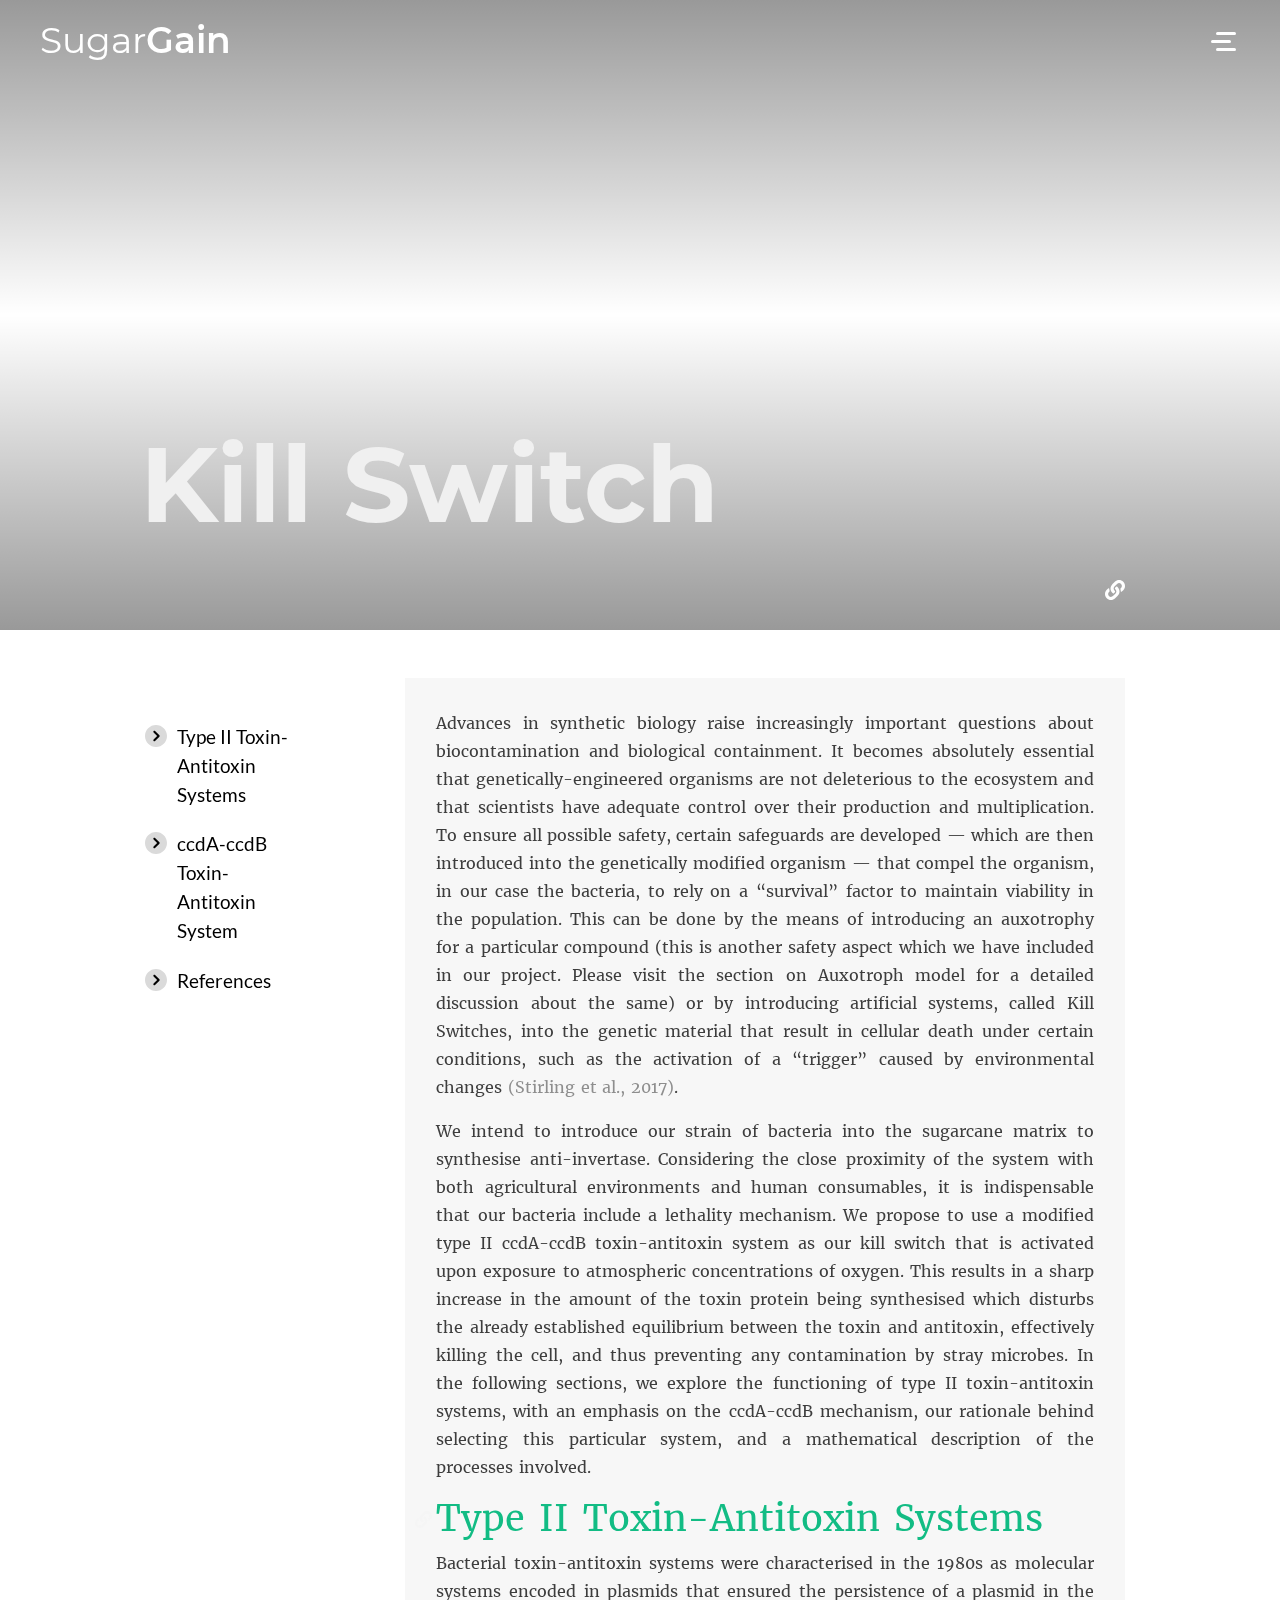
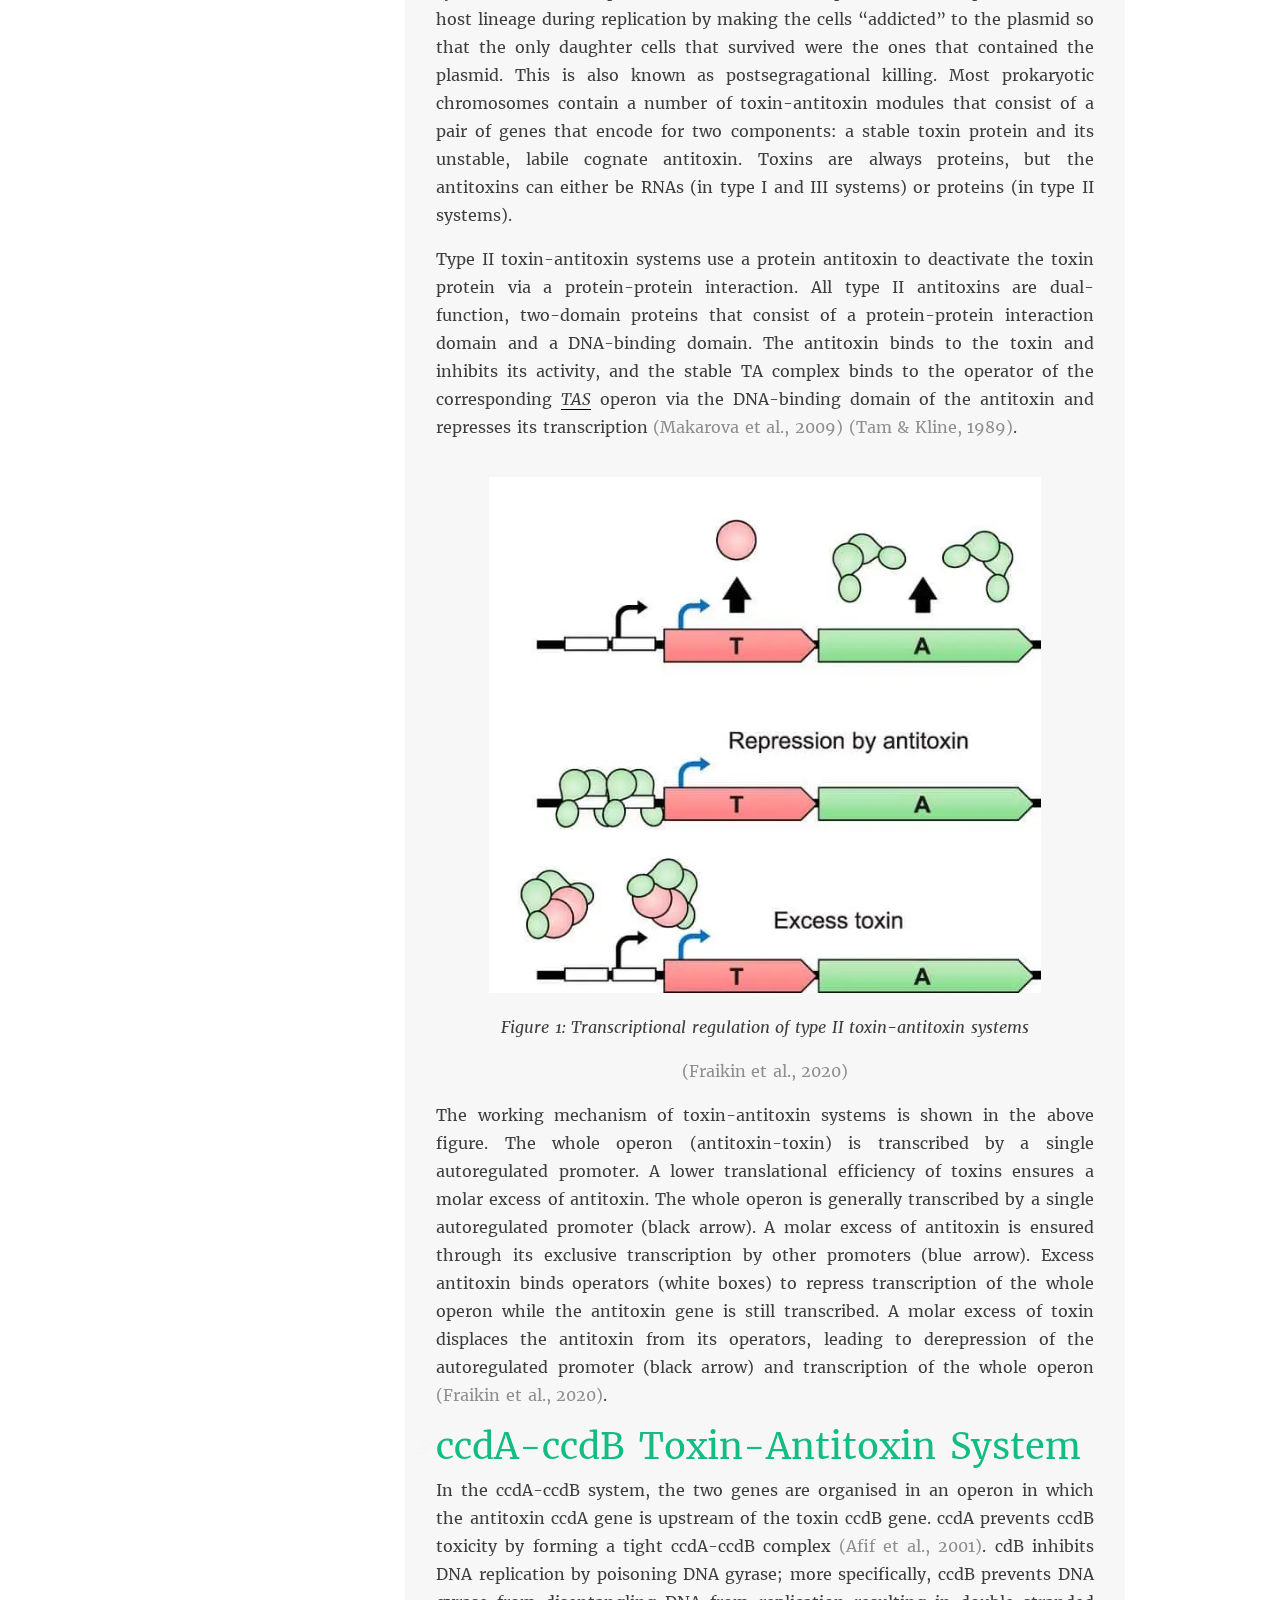
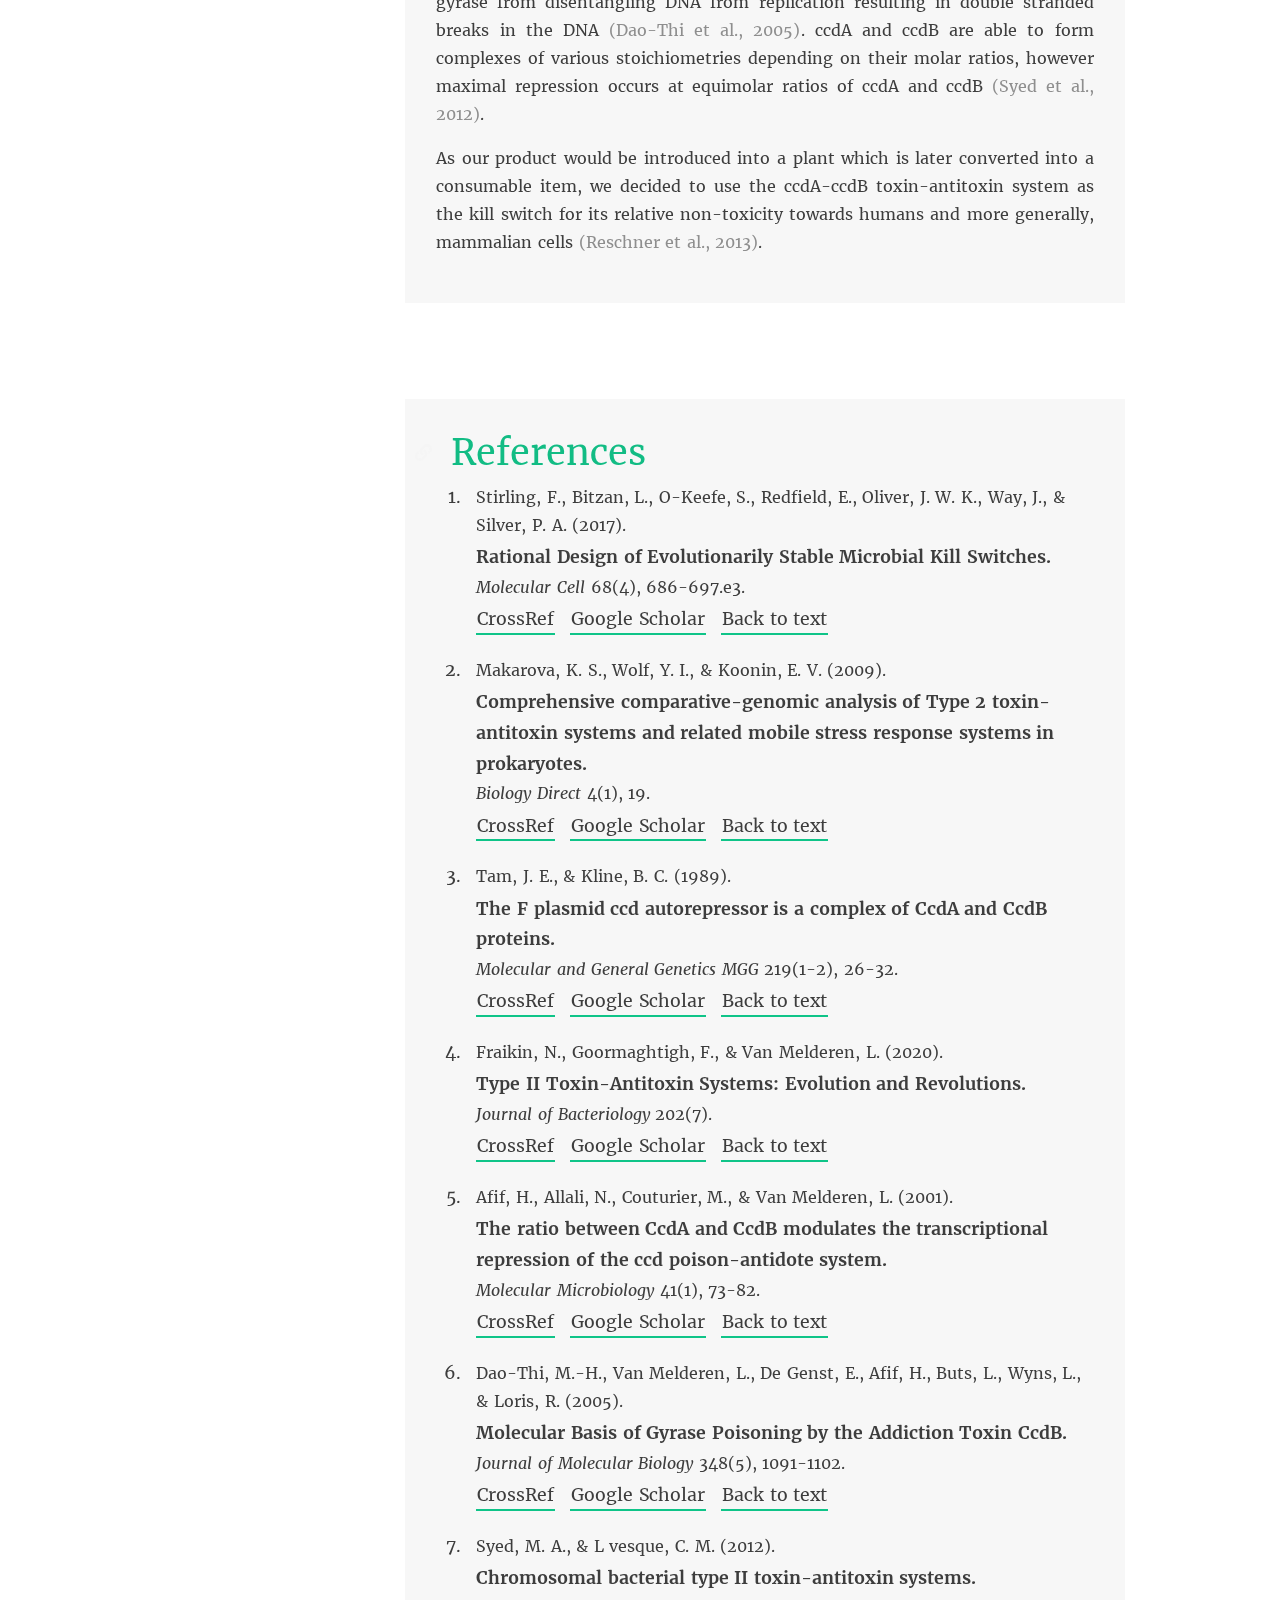
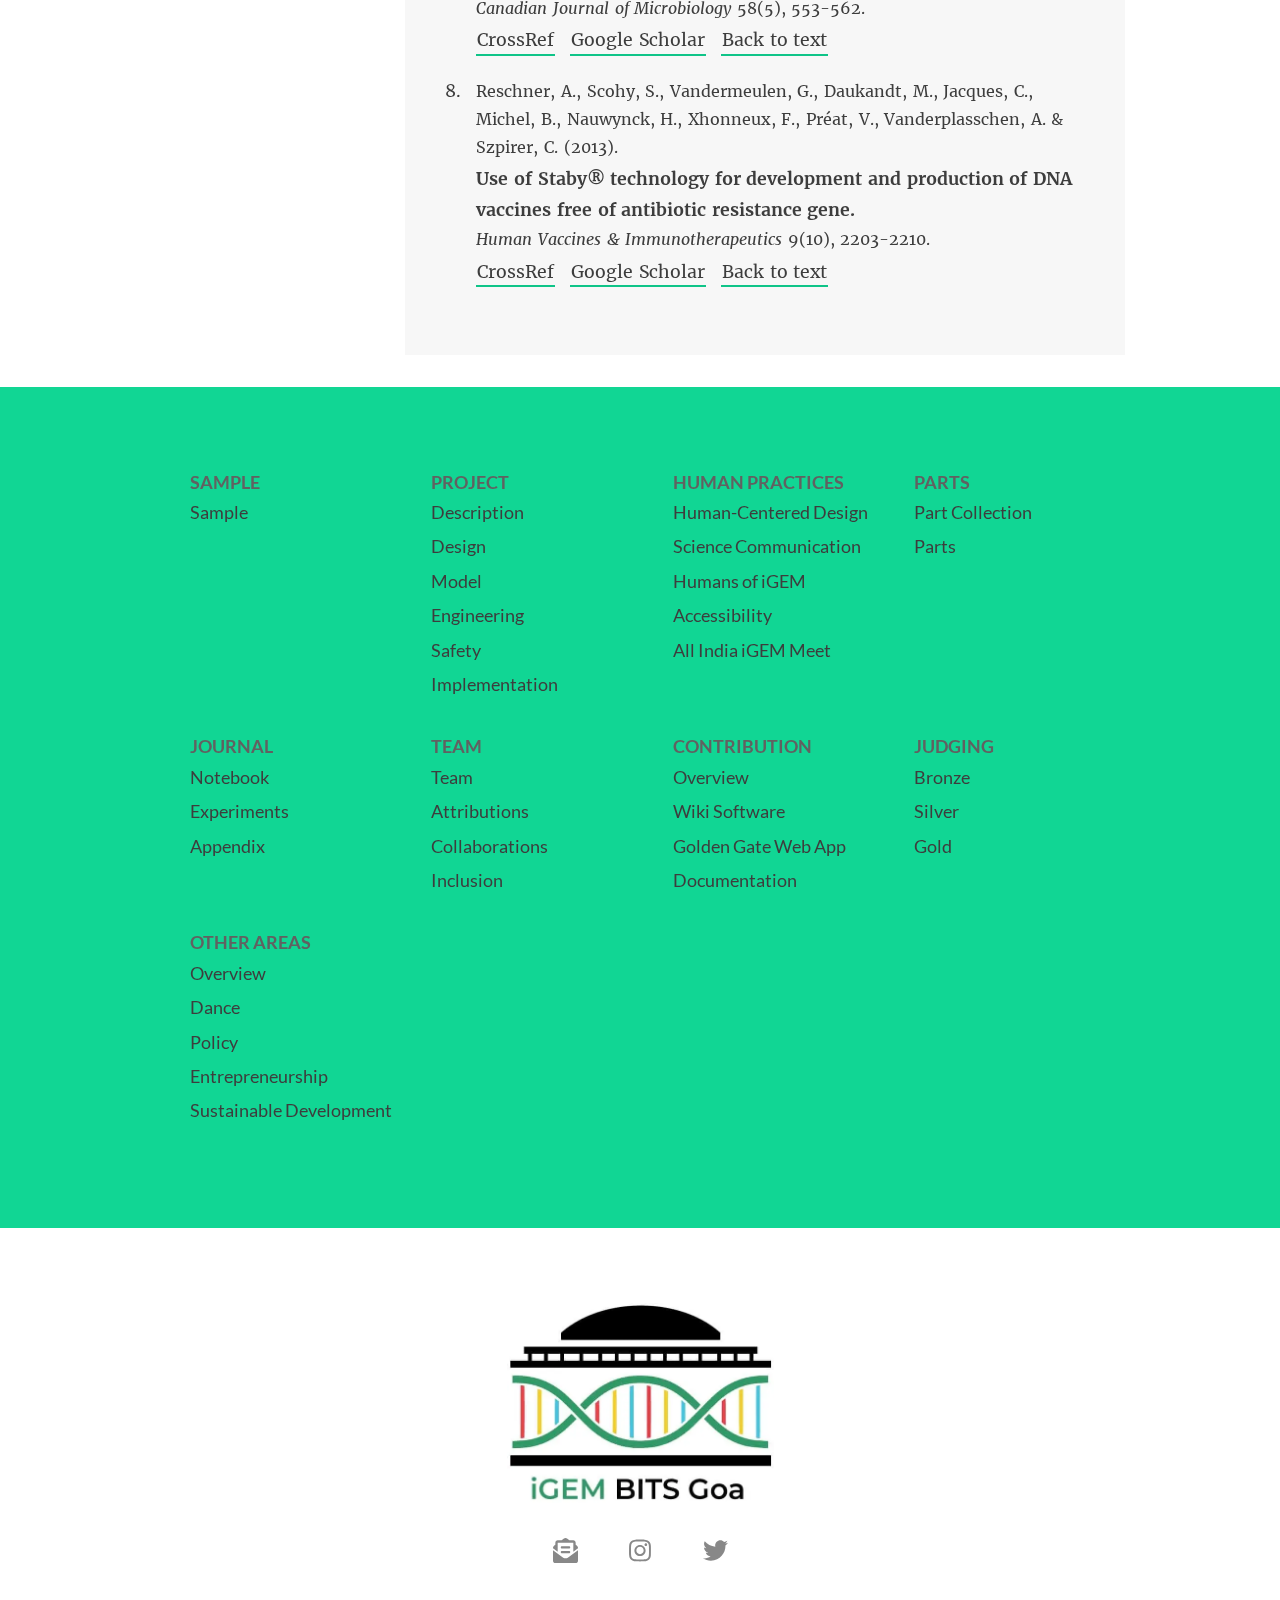
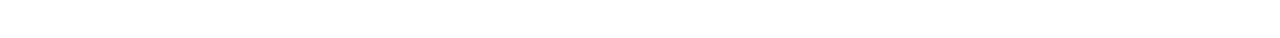
<file: Model/Kill_Switch/index.html>
<html lang="en"><head><meta charset="UTF-8"><meta name="viewport" content="width=device-width,initial-scale=1"><title>Kill Switch | SugarGain | iGEM BITS Goa</title><link href="../../css/content.css" rel="stylesheet"></head><body><nav id="main-nav"><div class="navbar navbar-expand-lg d-flex justify-content-between bg-none nav-transparent fixed-top"><a class="navbar-brand d-lg-inline-block" href="/wiki/">Sugar<span>Gain</span></a><div class="controls h-100 d-flex align-items-center"><div class="align-items-center" id="themeSwitchWrapper"><i class="icon-light"></i><div id="themeSwitch"><label class="switch" for="themeSwitchInput"><input type="checkbox" id="themeSwitchInput"><span class="slider round"></span></label></div><i class="icon-dark"></i></div><button class="btn" id="menuSwitch"><div class="menu-icon"></div></button></div></div><div id="fullscreenMenu"><div class="w-100 h-100" id="desktop-nav"><div class="container-fluid d-flex align-items-stretch pr-0 flex-column"><div class="row nav-header w-100"><div class="col-xl-3 col-lg-2"><div class="teamLogo"></div></div><div class="col-xl-6 col-lg-8"></div><div class="col-xl-3 col-lg-2 d-flex align-items-center justify-content-end" id="close-label"><p>Close</p></div></div><div class="row flex-grow-1 w-100"><div class="col-xl-3 col-lg-2"></div><div class="col-xl-6 col-lg-8 d-flex justify-content-between flex-column" id="menuContent"><div class="row"><div class="col-6" id="nav-headings"><ul role="tablist"><li><a href="" id="Sample-tab">Sample</a></li><li><a href="" id="Project-tab">Project</a></li><li><a href="" id="Human_Practices-tab">Human Practices</a></li><li><a href="" id="Parts-tab">Parts</a></li><li><a href="" id="Journal-tab">Journal</a></li><li><a href="" id="Team-tab">Team</a></li><li><a href="" id="Contribution-tab">Contribution</a></li><li><a href="" id="Judging-tab">Judging</a></li><li><a href="" id="Other_Areas-tab">Other Areas</a></li></ul></div><div class="col-6" id="nav-items"><div class="tab-content"><div class="tab-pane" id="Sample-pane"><ul><li><a href="/wiki/Sample">Sample</a></li></ul></div><div class="tab-pane" id="Project-pane"><ul><li><a href="/wiki/Description">Description</a></li><li><a href="/wiki/Design">Design</a></li><li><a href="/wiki/Model">Model</a></li><li><a href="/wiki/Engineering">Engineering</a></li><li><a href="/wiki/Safety">Safety</a></li><li><a href="/wiki/Implementation">Implementation</a></li></ul></div><div class="tab-pane" id="Human_Practices-pane"><ul><li><a href="/wiki/Human_Practices">Human-Centered Design</a></li><li><a href="/wiki/Education">Science Communication</a></li><li><a href="/wiki/Humans_of_iGEM">Humans of iGEM</a></li><li><a href="/wiki/Accessibility">Accessibility</a></li><li><a href="/wiki/All_India_iGEM_Meet">All India iGEM Meet</a></li></ul></div><div class="tab-pane" id="Parts-pane"><ul><li><a href="/wiki/Part_Collection">Part Collection</a></li><li><a href="/wiki/Parts">Parts</a></li></ul></div><div class="tab-pane" id="Journal-pane"><ul><li><a href="/wiki/Notebook">Notebook</a></li><li><a href="/wiki/Experiments">Experiments</a></li><li><a href="/wiki/Appendix">Appendix</a></li></ul></div><div class="tab-pane" id="Team-pane"><ul><li><a href="/wiki/Team">Team</a></li><li><a href="/wiki/Attributions">Attributions</a></li><li><a href="/wiki/Collaborations">Collaborations</a></li><li><a href="/wiki/Inclusion">Inclusion</a></li></ul></div><div class="tab-pane" id="Contribution-pane"><ul><li><a href="/wiki/Contribution">Overview</a></li><li><a href="/wiki/Software/Wiki">Wiki Software</a></li><li><a href="/wiki/Software/Golden_Gate">Golden Gate Web App</a></li><li><a href="/wiki/Documentation">Documentation</a></li></ul></div><div class="tab-pane" id="Judging-pane"><ul><li><a href="/wiki/Judging/Bronze">Bronze</a></li><li><a href="/wiki/Judging/Silver">Silver</a></li><li><a href="/wiki/Judging/Gold">Gold</a></li></ul></div><div class="tab-pane" id="Other_Areas-pane"><ul><li><a href="/wiki/Excellence">Overview</a></li><li><a href="/wiki/Dance">Dance</a></li><li><a href="/wiki/Policy">Policy</a></li><li><a href="/wiki/Entrepreneurship">Entrepreneurship</a></li><li><a href="/wiki/Sustainable_Development">Sustainable Development</a></li></ul></div></div></div></div><div class="row"><div id="contact-links"><a href="https://instagram.com/igem_bits" target="_blank" rel="noopener">Instagram</a><a href="https://twitter.com/igembitsgoa" target="_blank" rel="noopener">Twitter</a><a href="mailto:igembitsgoa@gmail.com" target="_blank" rel="noopener">Email</a></div></div></div><div class="col-xl-3 col-lg-2"></div></div><div class="row nav-footer w-100"><div class="col-xl-3 col-lg-2"></div><div class="col-xl-6 col-lg-8"></div><div class="col-xl-3 col-lg-2"></div></div></div></div><div id="mobile-nav"><div class="container w-100 h-100"><div class="w-100" id="menuContent"><div class="row w-100 mb-4"><div class="col-md-4 col-sm-12 py-3"><a class="nav-heading">Sample</a><ul><li><a href="/wiki/Sample">Sample</a></li></ul></div><div class="col-md-4 col-sm-12 py-3"><a class="nav-heading">Project</a><ul><li><a href="/wiki/Description">Description</a></li><li><a href="/wiki/Design">Design</a></li><li><a href="/wiki/Model">Model</a></li><li><a href="/wiki/Engineering">Engineering</a></li><li><a href="/wiki/Safety">Safety</a></li><li><a href="/wiki/Implementation">Implementation</a></li></ul></div><div class="col-md-4 col-sm-12 py-3"><a class="nav-heading">Human Practices</a><ul><li><a href="/wiki/Human_Practices">Human-Centered Design</a></li><li><a href="/wiki/Education">Science Communication</a></li><li><a href="/wiki/Humans_of_iGEM">Humans of iGEM</a></li><li><a href="/wiki/Accessibility">Accessibility</a></li><li><a href="/wiki/All_India_iGEM_Meet">All India iGEM Meet</a></li></ul></div><div class="col-md-4 col-sm-12 py-3"><a class="nav-heading">Parts</a><ul><li><a href="/wiki/Part_Collection">Part Collection</a></li><li><a href="/wiki/Parts">Parts</a></li></ul></div><div class="col-md-4 col-sm-12 py-3"><a class="nav-heading">Journal</a><ul><li><a href="/wiki/Notebook">Notebook</a></li><li><a href="/wiki/Experiments">Experiments</a></li><li><a href="/wiki/Appendix">Appendix</a></li></ul></div><div class="col-md-4 col-sm-12 py-3"><a class="nav-heading">Team</a><ul><li><a href="/wiki/Team">Team</a></li><li><a href="/wiki/Attributions">Attributions</a></li><li><a href="/wiki/Collaborations">Collaborations</a></li><li><a href="/wiki/Inclusion">Inclusion</a></li></ul></div><div class="col-md-4 col-sm-12 py-3"><a class="nav-heading">Contribution</a><ul><li><a href="/wiki/Contribution">Overview</a></li><li><a href="/wiki/Software/Wiki">Wiki Software</a></li><li><a href="/wiki/Software/Golden_Gate">Golden Gate Web App</a></li><li><a href="/wiki/Documentation">Documentation</a></li></ul></div><div class="col-md-4 col-sm-12 py-3"><a class="nav-heading">Judging</a><ul><li><a href="/wiki/Judging/Bronze">Bronze</a></li><li><a href="/wiki/Judging/Silver">Silver</a></li><li><a href="/wiki/Judging/Gold">Gold</a></li></ul></div><div class="col-md-4 col-sm-12 py-3"><a class="nav-heading">Other Areas</a><ul><li><a href="/wiki/Excellence">Overview</a></li><li><a href="/wiki/Dance">Dance</a></li><li><a href="/wiki/Policy">Policy</a></li><li><a href="/wiki/Entrepreneurship">Entrepreneurship</a></li><li><a href="/wiki/Sustainable_Development">Sustainable Development</a></li></ul></div></div></div></div></div></div></nav><style>header {
    background-image: linear-gradient(rgba(0, 0, 0, 0.4),rgba(0, 0, 0, 0),rgba(0, 0, 0, 0.4)), 
        url( );
}</style><header class="d-flex justify-content-center"><div class="container d-flex align-items-end justify-content-between"><div id="heading"><h1>Kill Switch</h1></div><a><div id="bg-attribution" data-placement="top"></div></a></div></header><main><div class="container"><div class="row"><div class="sidebar col-lg-3"><div class="nav" id="contents"><ul></ul></div></div><div class="content col-lg-9"><article><p>Advances in synthetic biology raise increasingly important questions about biocontamination and biological containment. It becomes absolutely essential that genetically-engineered organisms are not deleterious to the ecosystem and that scientists have adequate control over their production and multiplication. To ensure all possible safety, certain safeguards are developed — which are then introduced into the genetically modified organism — that compel the organism, in our case the bacteria, to rely on a “survival” factor to maintain viability in the population. This can be done by the means of introducing an auxotrophy for a particular compound (this is another safety aspect which we have included in our project. Please visit the section on Auxotroph model for a detailed discussion about the same) or by introducing artificial systems, called Kill Switches, into the genetic material that result in cellular death under certain conditions, such as the activation of a “trigger” caused by environmental changes <a href="#citation1">Stirling et al., 2017</a>.</p><p>We intend to introduce our strain of bacteria into the sugarcane matrix to synthesise anti-invertase. Considering the close proximity of the system with both agricultural environments and human consumables, it is indispensable that our bacteria include a lethality mechanism. We propose to use a modified type II ccdA-ccdB toxin-antitoxin system as our kill switch that is activated upon exposure to atmospheric concentrations of oxygen. This results in a sharp increase in the amount of the toxin protein being synthesised which disturbs the already established equilibrium between the toxin and antitoxin, effectively killing the cell, and thus preventing any contamination by stray microbes. In the following sections, we explore the functioning of type II toxin-antitoxin systems, with an emphasis on the ccdA-ccdB mechanism, our rationale behind selecting this particular system, and a mathematical description of the processes involved.</p><h1>Type II Toxin-Antitoxin Systems</h1><p>Bacterial toxin-antitoxin systems were characterised in the 1980s as molecular systems encoded in plasmids that ensured the persistence of a plasmid in the host lineage during replication by making the cells “addicted” to the plasmid so that the only daughter cells that survived were the ones that contained the plasmid. This is also known as postsegragational killing. Most prokaryotic chromosomes contain a number of toxin-antitoxin modules that consist of a pair of genes that encode for two components: a stable toxin protein and its unstable, labile cognate antitoxin. Toxins are always proteins, but the antitoxins can either be RNAs (in type I and III systems) or proteins (in type II systems).</p><p>Type II toxin-antitoxin systems use a protein antitoxin to deactivate the toxin protein via a protein-protein interaction. All type II antitoxins are dual-function, two-domain proteins that consist of a protein-protein interaction domain and a DNA-binding domain. The antitoxin binds to the toxin and inhibits its activity, and the stable TA complex binds to the operator of the corresponding <dfn>TAS ~ Toxin-Antitoxin System</dfn> operon via the DNA-binding domain of the antitoxin and represses its transcription <a href="#citation2">Makarova et al., 2009</a> <a href="#citation3">Tam &amp; Kline, 1989</a>.</p><div class="image"><img src="../../assets/img/Kill_Switch--type2ks.jpg" alt="Transcriptional regulation of type II toxin-antitoxin systems"><p>Figure 1: Transcriptional regulation of type II toxin-antitoxin systems</p></div><p class="text-center"><a href="#citation4">Fraikin et al., 2020</a></p><p>The working mechanism of toxin-antitoxin systems is shown in the above figure. The whole operon (antitoxin-toxin) is transcribed by a single autoregulated promoter. A lower translational efficiency of toxins ensures a molar excess of antitoxin. The whole operon is generally transcribed by a single autoregulated promoter (black arrow). A molar excess of antitoxin is ensured through its exclusive transcription by other promoters (blue arrow). Excess antitoxin binds operators (white boxes) to repress transcription of the whole operon while the antitoxin gene is still transcribed. A molar excess of toxin displaces the antitoxin from its operators, leading to derepression of the autoregulated promoter (black arrow) and transcription of the whole operon <a href="#citation4">Fraikin et al., 2020</a>.</p><h1>ccdA-ccdB Toxin-Antitoxin System</h1><p>In the ccdA-ccdB system, the two genes are organised in an operon in which the antitoxin ccdA gene is upstream of the toxin ccdB gene. ccdA prevents ccdB toxicity by forming a tight ccdA-ccdB complex <a href="#citation5">Afif et al., 2001</a>. cdB inhibits DNA replication by poisoning DNA gyrase; more specifically, ccdB prevents DNA gyrase from disentangling DNA from replication resulting in double stranded breaks in the DNA <a href="#citation6">Dao-Thi et al., 2005</a>. ccdA and ccdB are able to form complexes of various stoichiometries depending on their molar ratios, however maximal repression occurs at equimolar ratios of ccdA and ccdB <a href="#citation7">Syed et al., 2012</a>.</p><p>As our product would be introduced into a plant which is later converted into a consumable item, we decided to use the ccdA-ccdB toxin-antitoxin system as the kill switch for its relative non-toxicity towards humans and more generally, mammalian cells <a href="#citation8">Reschner et al., 2013</a>.</p></article><div class="d-flex justify-content-between my-5"></div><article id="references"><h1>References</h1><ol><li id="citation1"><p class="author">Stirling, F., Bitzan, L., O-Keefe, S., Redfield, E., Oliver, J. W. K., Way, J., &amp; Silver, P. A. (2017).</p><cite>Rational Design of Evolutionarily Stable Microbial Kill Switches.</cite><p><span class="journalTitle">Molecular Cell</span> <span class="journalInfo">68(4), 686-697.e3.</span></p><a class="in-text" href="https://doi.org/10.1016/j.molcel.2017.10.033" target="_blank" rel="noopener">CrossRef</a><a class="in-text" href="https://scholar.google.com/scholar?q=Rational Design of Evolutionarily Stable Microbial Kill Switches." target="_blank" rel="noopener">Google Scholar</a><a class="in-text" href="#intext1">Back to text</a></li><li id="citation2"><p class="author">Makarova, K. S., Wolf, Y. I., &amp; Koonin, E. V. (2009).</p><cite>Comprehensive comparative-genomic analysis of Type 2 toxin-antitoxin systems and related mobile stress response systems in prokaryotes.</cite><p><span class="journalTitle">Biology Direct</span> <span class="journalInfo">4(1), 19.</span></p><a class="in-text" href="https://doi.org/10.1186/1745-6150-4-19" target="_blank" rel="noopener">CrossRef</a><a class="in-text" href="https://scholar.google.com/scholar?q=Comprehensive comparative-genomic analysis of Type 2 toxin-antitoxin systems and related mobile stress response systems in prokaryotes." target="_blank" rel="noopener">Google Scholar</a><a class="in-text" href="#intext2">Back to text</a></li><li id="citation3"><p class="author">Tam, J. E., &amp; Kline, B. C. (1989).</p><cite>The F plasmid ccd autorepressor is a complex of CcdA and CcdB proteins.</cite><p><span class="journalTitle">Molecular and General Genetics MGG</span> <span class="journalInfo">219(1-2), 26-32.</span></p><a class="in-text" href="https://doi.org/10.1007/BF00261153" target="_blank" rel="noopener">CrossRef</a><a class="in-text" href="https://scholar.google.com/scholar?q=The F plasmid ccd autorepressor is a complex of CcdA and CcdB proteins." target="_blank" rel="noopener">Google Scholar</a><a class="in-text" href="#intext3">Back to text</a></li><li id="citation4"><p class="author">Fraikin, N., Goormaghtigh, F., &amp; Van Melderen, L. (2020).</p><cite>Type II Toxin-Antitoxin Systems: Evolution and Revolutions.</cite><p><span class="journalTitle">Journal of Bacteriology</span> <span class="journalInfo">202(7).</span></p><a class="in-text" href="https://doi.org/10.1128/JB.00763-19" target="_blank" rel="noopener">CrossRef</a><a class="in-text" href="https://scholar.google.com/scholar?q=Type II Toxin-Antitoxin Systems: Evolution and Revolutions." target="_blank" rel="noopener">Google Scholar</a><a class="in-text" href="#intext4">Back to text</a></li><li id="citation5"><p class="author">Afif, H., Allali, N., Couturier, M., &amp; Van Melderen, L. (2001).</p><cite>The ratio between CcdA and CcdB modulates the transcriptional repression of the ccd poison-antidote system.</cite><p><span class="journalTitle">Molecular Microbiology</span> <span class="journalInfo">41(1), 73-82.</span></p><a class="in-text" href="https://doi.org/10.1046/j.1365-2958.2001.02492.x" target="_blank" rel="noopener">CrossRef</a><a class="in-text" href="https://scholar.google.com/scholar?q=The ratio between CcdA and CcdB modulates the transcriptional repression of the ccd poison-antidote system." target="_blank" rel="noopener">Google Scholar</a><a class="in-text" href="#intext5">Back to text</a></li><li id="citation6"><p class="author">Dao-Thi, M.-H., Van Melderen, L., De Genst, E., Afif, H., Buts, L., Wyns, L., &amp; Loris, R. (2005).</p><cite>Molecular Basis of Gyrase Poisoning by the Addiction Toxin CcdB.</cite><p><span class="journalTitle">Journal of Molecular Biology</span> <span class="journalInfo">348(5), 1091-1102.</span></p><a class="in-text" href="https://doi.org/10.1016/j.jmb.2005.03.049" target="_blank" rel="noopener">CrossRef</a><a class="in-text" href="https://scholar.google.com/scholar?q=Molecular Basis of Gyrase Poisoning by the Addiction Toxin CcdB." target="_blank" rel="noopener">Google Scholar</a><a class="in-text" href="#intext6">Back to text</a></li><li id="citation7"><p class="author">Syed, M. A., &amp; L vesque, C. M. (2012).</p><cite>Chromosomal bacterial type II toxin-antitoxin systems.</cite><p><span class="journalTitle">Canadian Journal of Microbiology</span> <span class="journalInfo">58(5), 553-562.</span></p><a class="in-text" href="https://doi.org/10.1139/w2012-025" target="_blank" rel="noopener">CrossRef</a><a class="in-text" href="https://scholar.google.com/scholar?q=Chromosomal bacterial type II toxin-antitoxin systems." target="_blank" rel="noopener">Google Scholar</a><a class="in-text" href="#intext7">Back to text</a></li><li id="citation8"><p class="author">Reschner, A., Scohy, S., Vandermeulen, G., Daukandt, M., Jacques, C., Michel, B., Nauwynck, H., Xhonneux, F., Préat, V., Vanderplasschen, A. &amp; Szpirer, C. (2013).</p><cite>Use of Staby® technology for development and production of DNA vaccines free of antibiotic resistance gene.</cite><p><span class="journalTitle">Human Vaccines &amp; Immunotherapeutics</span> <span class="journalInfo">9(10), 2203-2210.</span></p><a class="in-text" href="https://doi.org/10.4161/hv.25086" target="_blank" rel="noopener">CrossRef</a><a class="in-text" href="https://scholar.google.com/scholar?q=Use of Staby® technology for development and production of DNA vaccines free of antibiotic resistance gene." target="_blank" rel="noopener">Google Scholar</a><a class="in-text" href="#intext8">Back to text</a></li></ol></article></div></div></div></main><footer><div id="footerNav"><div class="container"><div class="row justify-content-between"><div class="col-sm-6 col-md-4 col-lg-3 py-2"><a class="footer-heading">Sample</a><ul><li class="py-1"><a href="/wiki/Sample">Sample</a></li></ul></div><div class="col-sm-6 col-md-4 col-lg-3 py-2"><a class="footer-heading">Project</a><ul><li class="py-1"><a href="/wiki/Description">Description</a></li><li class="py-1"><a href="/wiki/Design">Design</a></li><li class="py-1"><a href="/wiki/Model">Model</a></li><li class="py-1"><a href="/wiki/Engineering">Engineering</a></li><li class="py-1"><a href="/wiki/Safety">Safety</a></li><li class="py-1"><a href="/wiki/Implementation">Implementation</a></li></ul></div><div class="col-sm-6 col-md-4 col-lg-3 py-2"><a class="footer-heading">Human Practices</a><ul><li class="py-1"><a href="/wiki/Human_Practices">Human-Centered Design</a></li><li class="py-1"><a href="/wiki/Education">Science Communication</a></li><li class="py-1"><a href="/wiki/Humans_of_iGEM">Humans of iGEM</a></li><li class="py-1"><a href="/wiki/Accessibility">Accessibility</a></li><li class="py-1"><a href="/wiki/All_India_iGEM_Meet">All India iGEM Meet</a></li></ul></div><div class="col-sm-6 col-md-4 col-lg-3 py-2"><a class="footer-heading">Parts</a><ul><li class="py-1"><a href="/wiki/Part_Collection">Part Collection</a></li><li class="py-1"><a href="/wiki/Parts">Parts</a></li></ul></div><div class="col-sm-6 col-md-4 col-lg-3 py-2"><a class="footer-heading">Journal</a><ul><li class="py-1"><a href="/wiki/Notebook">Notebook</a></li><li class="py-1"><a href="/wiki/Experiments">Experiments</a></li><li class="py-1"><a href="/wiki/Appendix">Appendix</a></li></ul></div><div class="col-sm-6 col-md-4 col-lg-3 py-2"><a class="footer-heading">Team</a><ul><li class="py-1"><a href="/wiki/Team">Team</a></li><li class="py-1"><a href="/wiki/Attributions">Attributions</a></li><li class="py-1"><a href="/wiki/Collaborations">Collaborations</a></li><li class="py-1"><a href="/wiki/Inclusion">Inclusion</a></li></ul></div><div class="col-sm-6 col-md-4 col-lg-3 py-2"><a class="footer-heading">Contribution</a><ul><li class="py-1"><a href="/wiki/Contribution">Overview</a></li><li class="py-1"><a href="/wiki/Software/Wiki">Wiki Software</a></li><li class="py-1"><a href="/wiki/Software/Golden_Gate">Golden Gate Web App</a></li><li class="py-1"><a href="/wiki/Documentation">Documentation</a></li></ul></div><div class="col-sm-6 col-md-4 col-lg-3 py-2"><a class="footer-heading">Judging</a><ul><li class="py-1"><a href="/wiki/Judging/Bronze">Bronze</a></li><li class="py-1"><a href="/wiki/Judging/Silver">Silver</a></li><li class="py-1"><a href="/wiki/Judging/Gold">Gold</a></li></ul></div><div class="col-sm-6 col-md-4 col-lg-3 py-2"><a class="footer-heading">Other Areas</a><ul><li class="py-1"><a href="/wiki/Excellence">Overview</a></li><li class="py-1"><a href="/wiki/Dance">Dance</a></li><li class="py-1"><a href="/wiki/Policy">Policy</a></li><li class="py-1"><a href="/wiki/Entrepreneurship">Entrepreneurship</a></li><li class="py-1"><a href="/wiki/Sustainable_Development">Sustainable Development</a></li></ul></div></div></div></div><div id="footerBrand"><div class="container"><div class="row"><div id="footerLogo"></div></div><div class="row justify-content-center" id="footerIcons"><a class="gmail" href="mailto:igembitsgoa@gmail.com"></a><a class="insta" href="https://instagram.com/igem_bits" target="_blank" rel="noopener"></a><a class="twitter" href="https://twitter.com/igembitsgoa" target="_blank" rel="noopener"></a></div></div></div></footer><script src="../../content.bundle.js"></script></body></html>
</file>
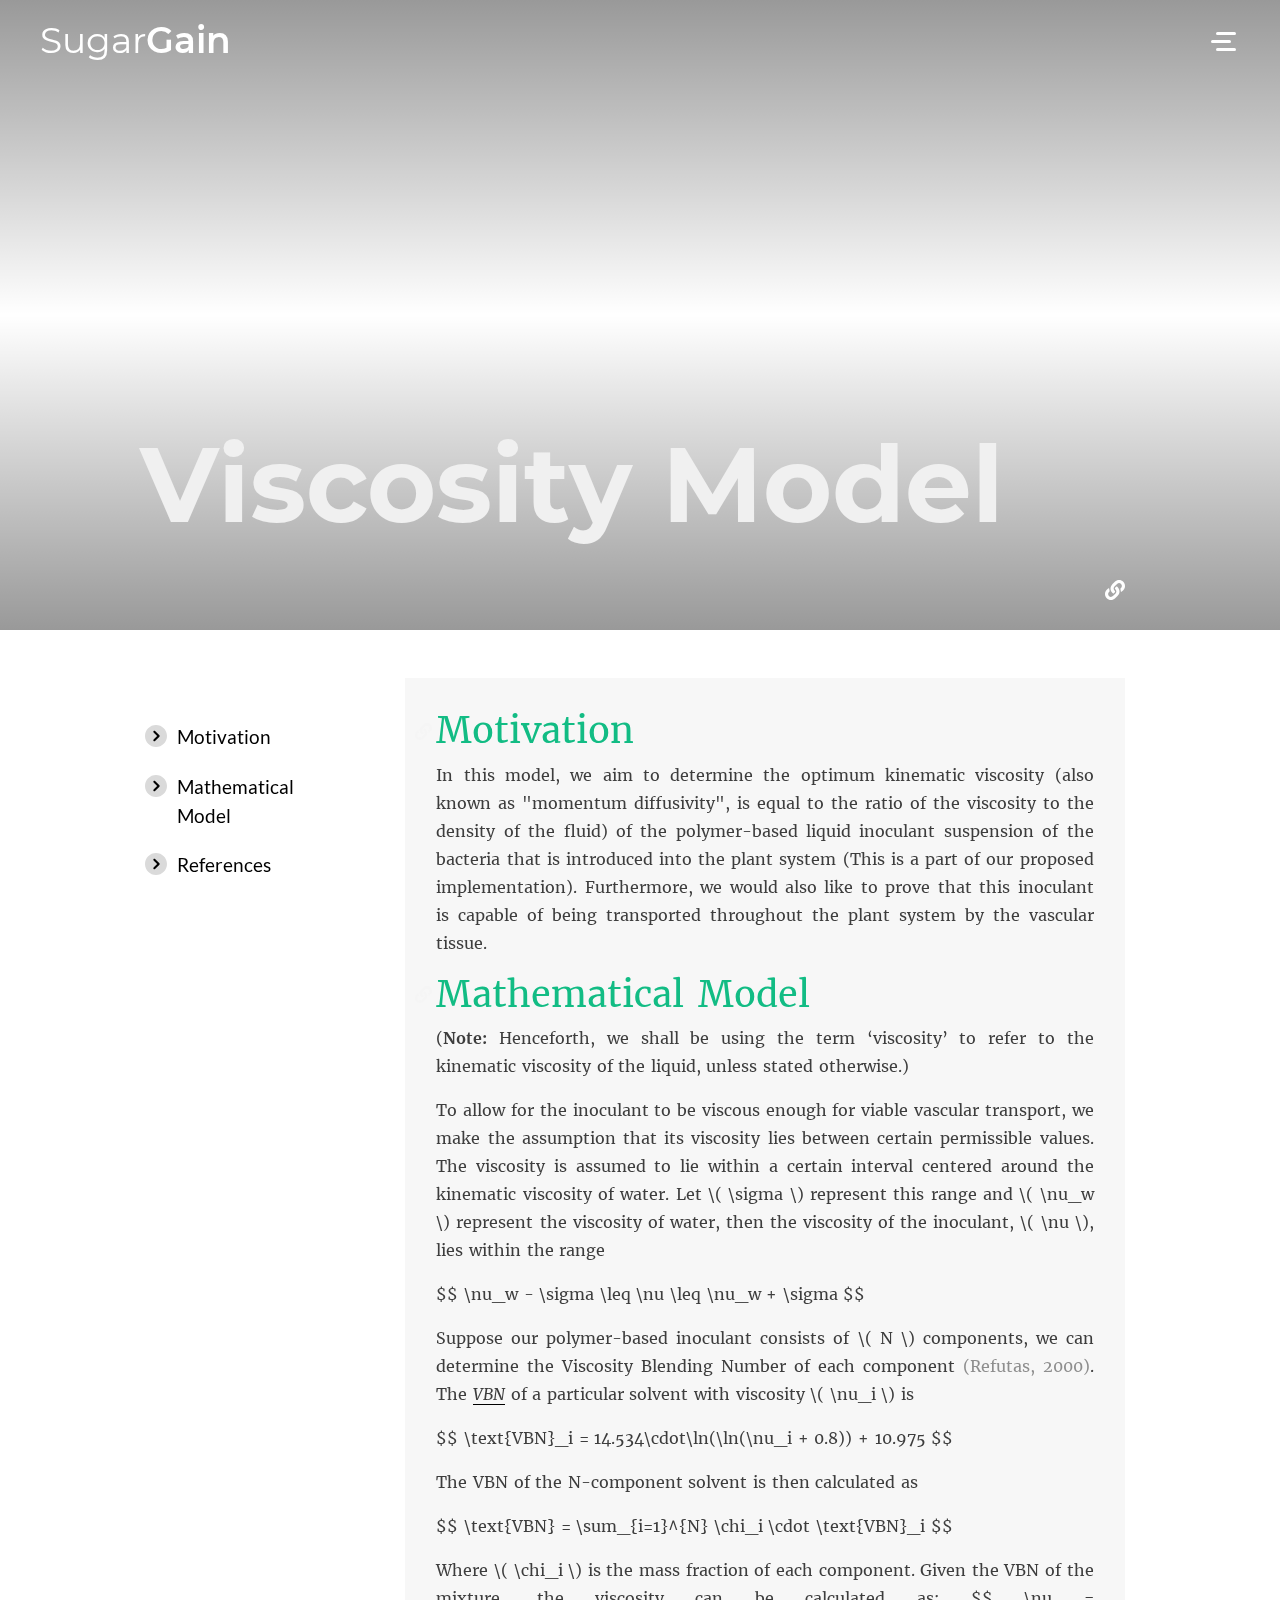
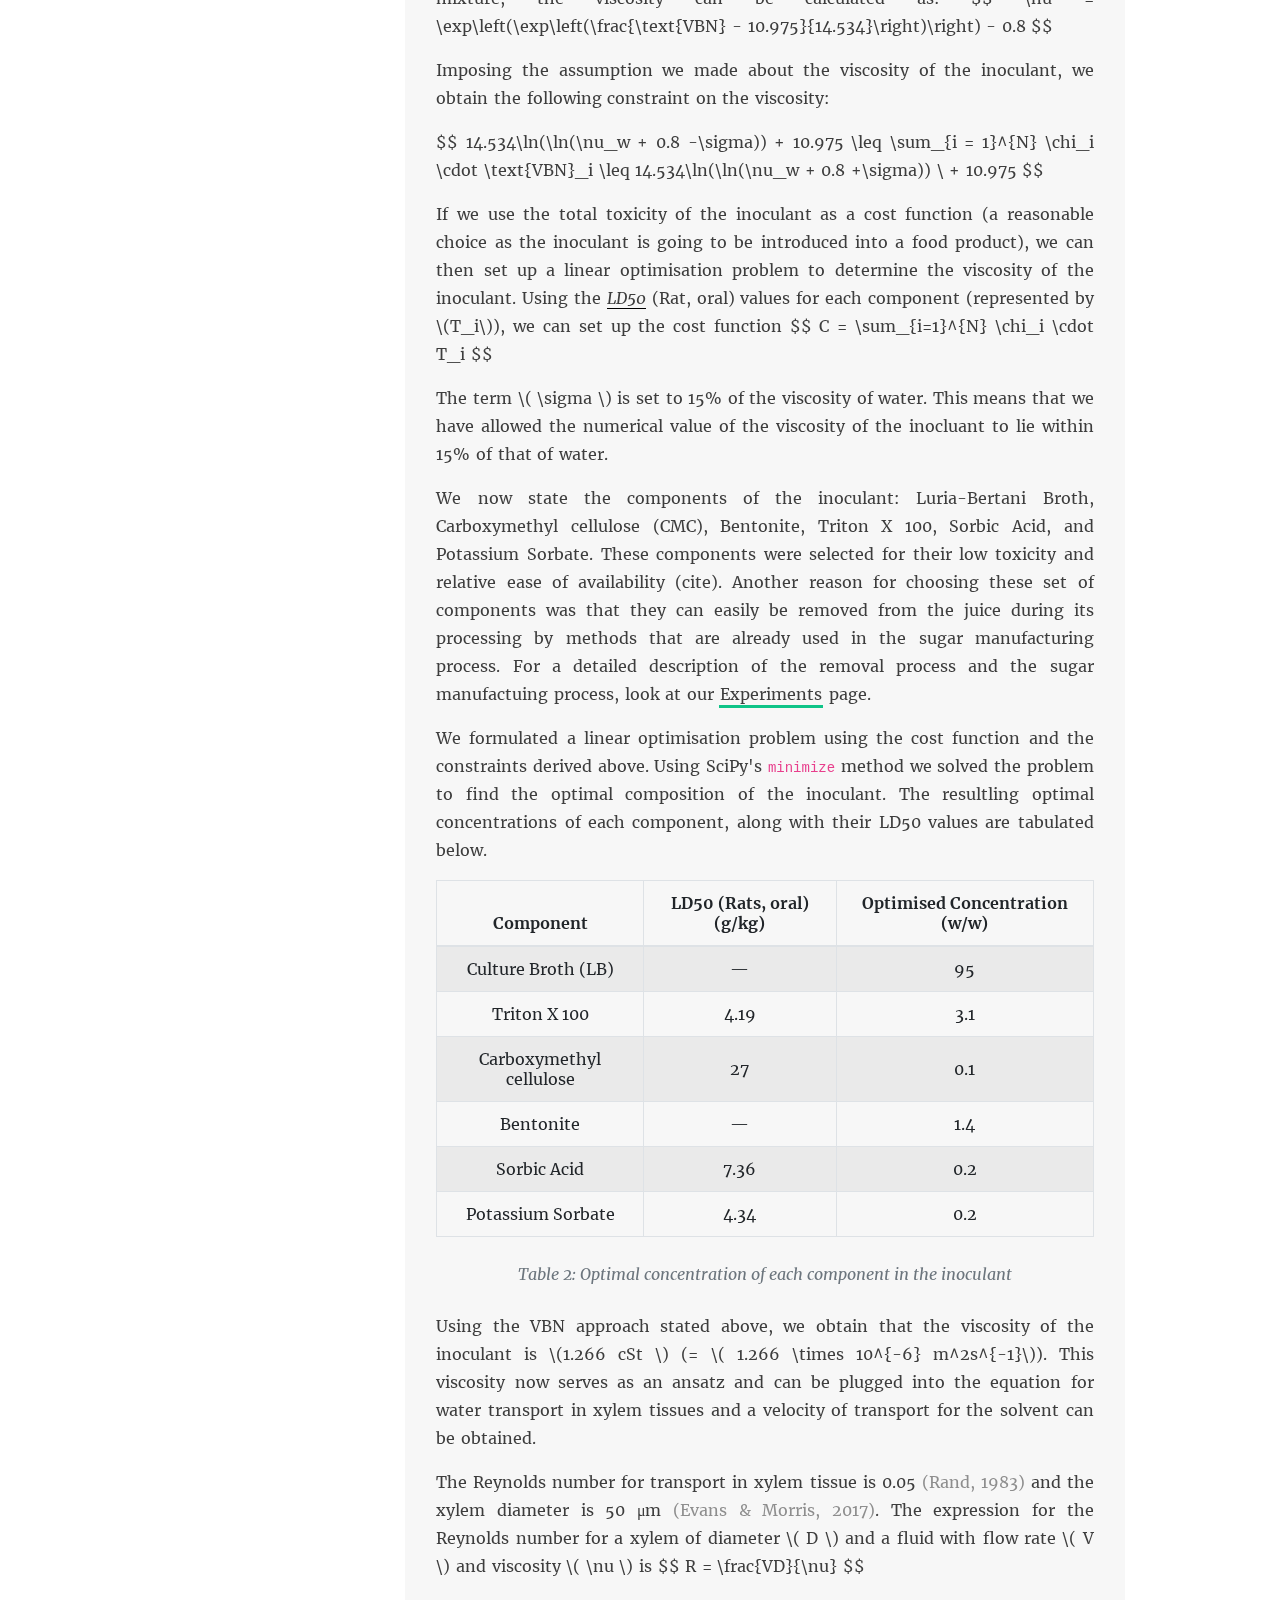
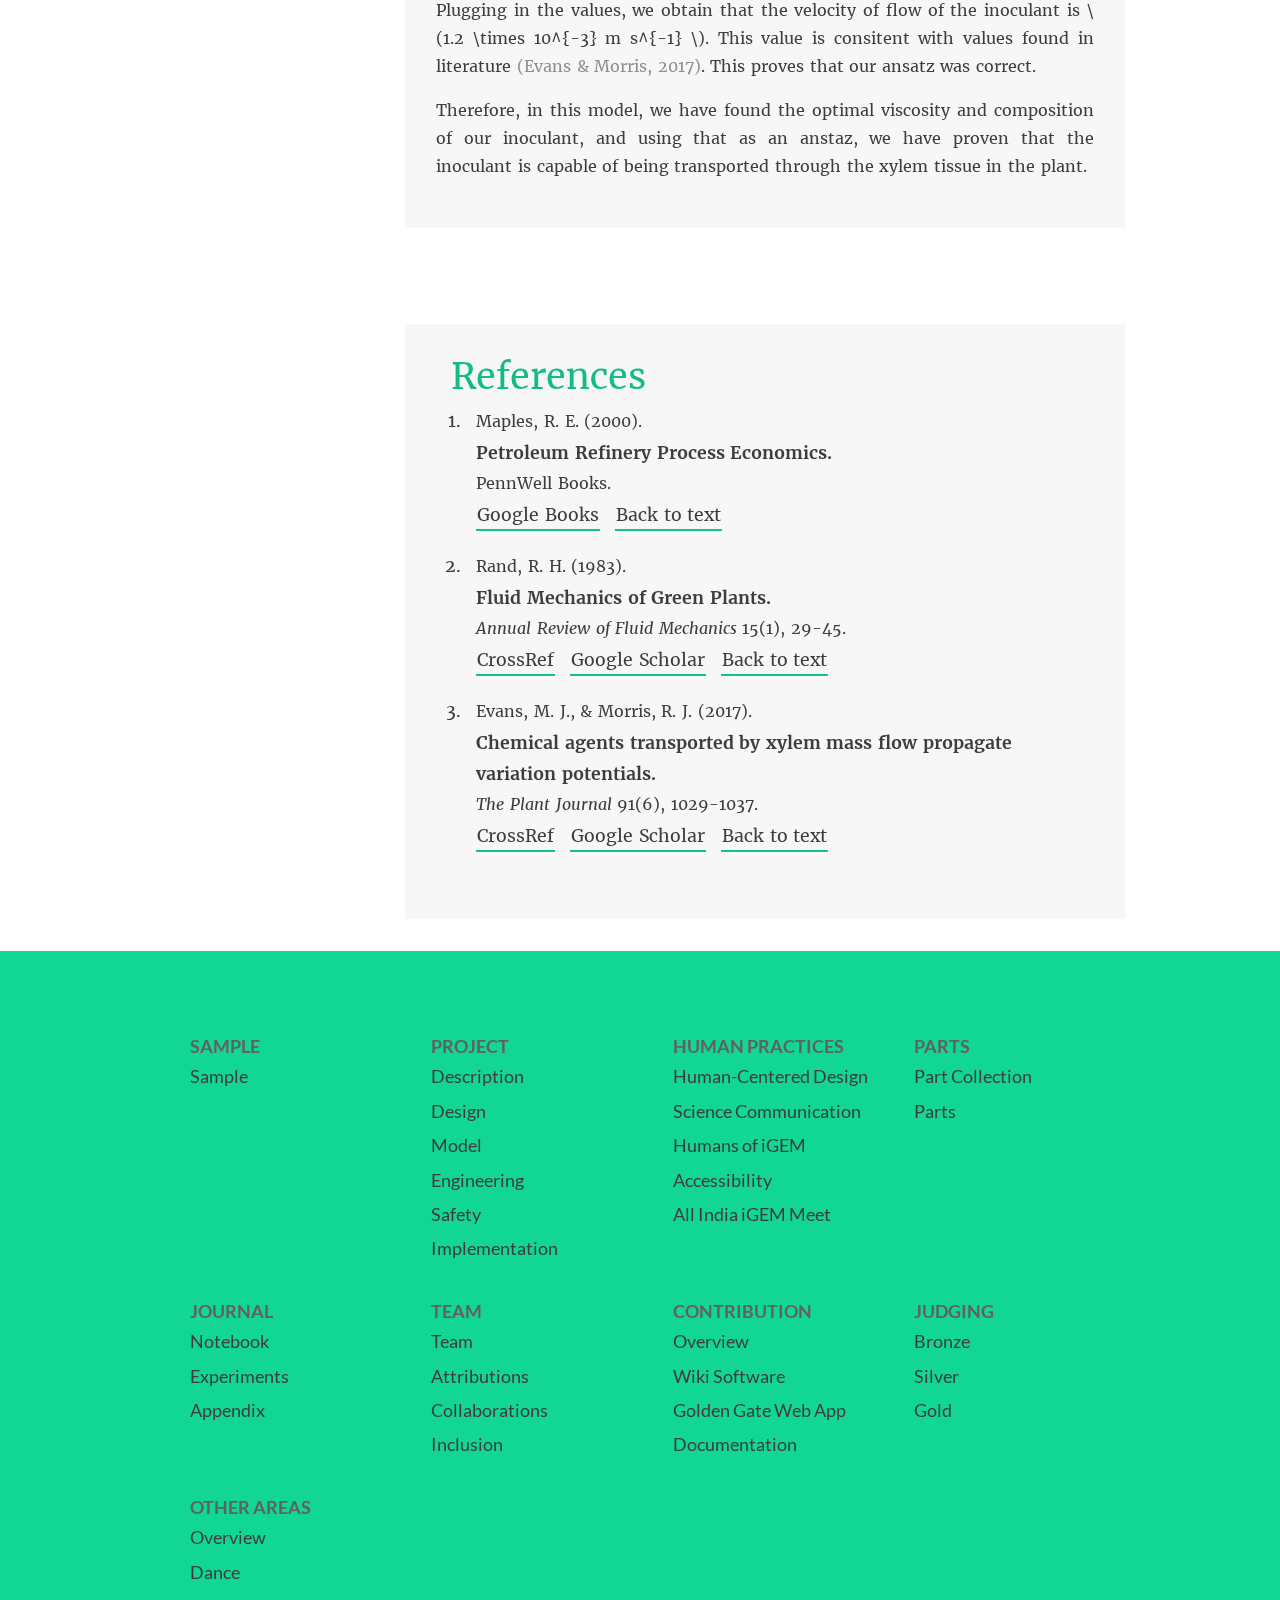
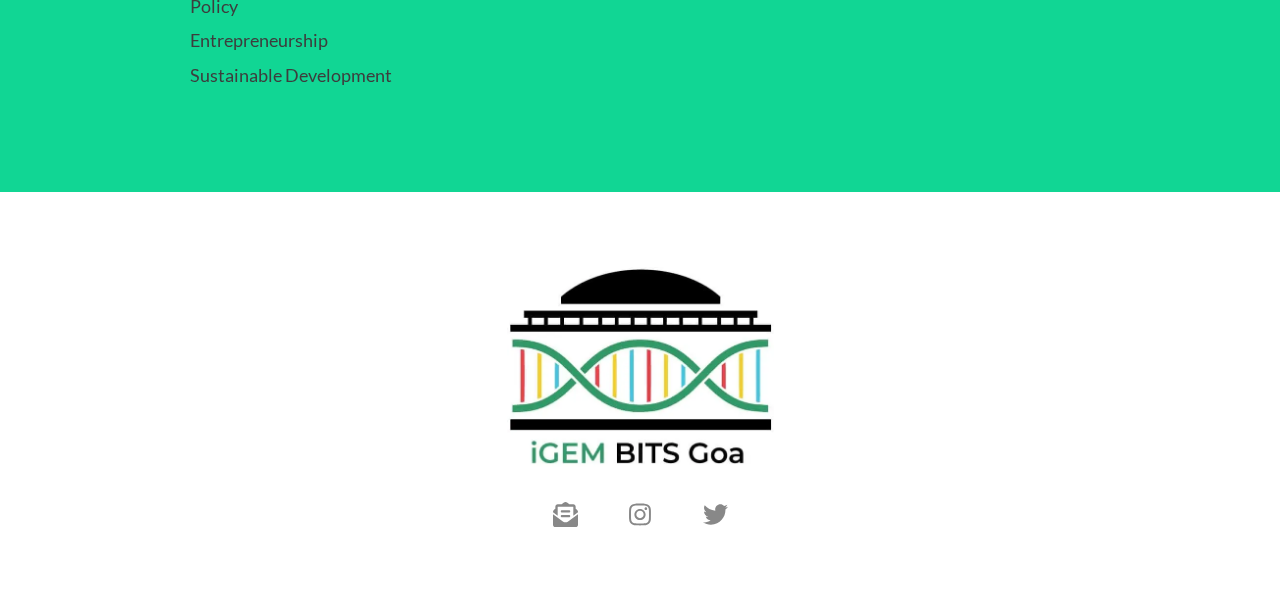
<file: Model/Viscosity_Model/index.html>
<html lang="en"><head><meta charset="UTF-8"><meta name="viewport" content="width=device-width,initial-scale=1"><title>Viscosity Model | SugarGain | iGEM BITS Goa</title><script src="https://2020.igem.org/common/MathJax-2.5-latest/MathJax.js?config=TeX-AMS-MML_HTMLorMML"></script><link href="../../css/content.css" rel="stylesheet"></head><body><nav id="main-nav"><div class="navbar navbar-expand-lg d-flex justify-content-between bg-none nav-transparent fixed-top"><a class="navbar-brand d-lg-inline-block" href="/wiki/">Sugar<span>Gain</span></a><div class="controls h-100 d-flex align-items-center"><div class="align-items-center" id="themeSwitchWrapper"><i class="icon-light"></i><div id="themeSwitch"><label class="switch" for="themeSwitchInput"><input type="checkbox" id="themeSwitchInput"><span class="slider round"></span></label></div><i class="icon-dark"></i></div><button class="btn" id="menuSwitch"><div class="menu-icon"></div></button></div></div><div id="fullscreenMenu"><div class="w-100 h-100" id="desktop-nav"><div class="container-fluid d-flex align-items-stretch pr-0 flex-column"><div class="row nav-header w-100"><div class="col-xl-3 col-lg-2"><div class="teamLogo"></div></div><div class="col-xl-6 col-lg-8"></div><div class="col-xl-3 col-lg-2 d-flex align-items-center justify-content-end" id="close-label"><p>Close</p></div></div><div class="row flex-grow-1 w-100"><div class="col-xl-3 col-lg-2"></div><div class="col-xl-6 col-lg-8 d-flex justify-content-between flex-column" id="menuContent"><div class="row"><div class="col-6" id="nav-headings"><ul role="tablist"><li><a href="" id="Sample-tab">Sample</a></li><li><a href="" id="Project-tab">Project</a></li><li><a href="" id="Human_Practices-tab">Human Practices</a></li><li><a href="" id="Parts-tab">Parts</a></li><li><a href="" id="Journal-tab">Journal</a></li><li><a href="" id="Team-tab">Team</a></li><li><a href="" id="Contribution-tab">Contribution</a></li><li><a href="" id="Judging-tab">Judging</a></li><li><a href="" id="Other_Areas-tab">Other Areas</a></li></ul></div><div class="col-6" id="nav-items"><div class="tab-content"><div class="tab-pane" id="Sample-pane"><ul><li><a href="/wiki/Sample">Sample</a></li></ul></div><div class="tab-pane" id="Project-pane"><ul><li><a href="/wiki/Description">Description</a></li><li><a href="/wiki/Design">Design</a></li><li><a href="/wiki/Model">Model</a></li><li><a href="/wiki/Engineering">Engineering</a></li><li><a href="/wiki/Safety">Safety</a></li><li><a href="/wiki/Implementation">Implementation</a></li></ul></div><div class="tab-pane" id="Human_Practices-pane"><ul><li><a href="/wiki/Human_Practices">Human-Centered Design</a></li><li><a href="/wiki/Education">Science Communication</a></li><li><a href="/wiki/Humans_of_iGEM">Humans of iGEM</a></li><li><a href="/wiki/Accessibility">Accessibility</a></li><li><a href="/wiki/All_India_iGEM_Meet">All India iGEM Meet</a></li></ul></div><div class="tab-pane" id="Parts-pane"><ul><li><a href="/wiki/Part_Collection">Part Collection</a></li><li><a href="/wiki/Parts">Parts</a></li></ul></div><div class="tab-pane" id="Journal-pane"><ul><li><a href="/wiki/Notebook">Notebook</a></li><li><a href="/wiki/Experiments">Experiments</a></li><li><a href="/wiki/Appendix">Appendix</a></li></ul></div><div class="tab-pane" id="Team-pane"><ul><li><a href="/wiki/Team">Team</a></li><li><a href="/wiki/Attributions">Attributions</a></li><li><a href="/wiki/Collaborations">Collaborations</a></li><li><a href="/wiki/Inclusion">Inclusion</a></li></ul></div><div class="tab-pane" id="Contribution-pane"><ul><li><a href="/wiki/Contribution">Overview</a></li><li><a href="/wiki/Software/Wiki">Wiki Software</a></li><li><a href="/wiki/Software/Golden_Gate">Golden Gate Web App</a></li><li><a href="/wiki/Documentation">Documentation</a></li></ul></div><div class="tab-pane" id="Judging-pane"><ul><li><a href="/wiki/Judging/Bronze">Bronze</a></li><li><a href="/wiki/Judging/Silver">Silver</a></li><li><a href="/wiki/Judging/Gold">Gold</a></li></ul></div><div class="tab-pane" id="Other_Areas-pane"><ul><li><a href="/wiki/Excellence">Overview</a></li><li><a href="/wiki/Dance">Dance</a></li><li><a href="/wiki/Policy">Policy</a></li><li><a href="/wiki/Entrepreneurship">Entrepreneurship</a></li><li><a href="/wiki/Sustainable_Development">Sustainable Development</a></li></ul></div></div></div></div><div class="row"><div id="contact-links"><a href="https://instagram.com/igem_bits" target="_blank" rel="noopener">Instagram</a><a href="https://twitter.com/igembitsgoa" target="_blank" rel="noopener">Twitter</a><a href="mailto:igembitsgoa@gmail.com" target="_blank" rel="noopener">Email</a></div></div></div><div class="col-xl-3 col-lg-2"></div></div><div class="row nav-footer w-100"><div class="col-xl-3 col-lg-2"></div><div class="col-xl-6 col-lg-8"></div><div class="col-xl-3 col-lg-2"></div></div></div></div><div id="mobile-nav"><div class="container w-100 h-100"><div class="w-100" id="menuContent"><div class="row w-100 mb-4"><div class="col-md-4 col-sm-12 py-3"><a class="nav-heading">Sample</a><ul><li><a href="/wiki/Sample">Sample</a></li></ul></div><div class="col-md-4 col-sm-12 py-3"><a class="nav-heading">Project</a><ul><li><a href="/wiki/Description">Description</a></li><li><a href="/wiki/Design">Design</a></li><li><a href="/wiki/Model">Model</a></li><li><a href="/wiki/Engineering">Engineering</a></li><li><a href="/wiki/Safety">Safety</a></li><li><a href="/wiki/Implementation">Implementation</a></li></ul></div><div class="col-md-4 col-sm-12 py-3"><a class="nav-heading">Human Practices</a><ul><li><a href="/wiki/Human_Practices">Human-Centered Design</a></li><li><a href="/wiki/Education">Science Communication</a></li><li><a href="/wiki/Humans_of_iGEM">Humans of iGEM</a></li><li><a href="/wiki/Accessibility">Accessibility</a></li><li><a href="/wiki/All_India_iGEM_Meet">All India iGEM Meet</a></li></ul></div><div class="col-md-4 col-sm-12 py-3"><a class="nav-heading">Parts</a><ul><li><a href="/wiki/Part_Collection">Part Collection</a></li><li><a href="/wiki/Parts">Parts</a></li></ul></div><div class="col-md-4 col-sm-12 py-3"><a class="nav-heading">Journal</a><ul><li><a href="/wiki/Notebook">Notebook</a></li><li><a href="/wiki/Experiments">Experiments</a></li><li><a href="/wiki/Appendix">Appendix</a></li></ul></div><div class="col-md-4 col-sm-12 py-3"><a class="nav-heading">Team</a><ul><li><a href="/wiki/Team">Team</a></li><li><a href="/wiki/Attributions">Attributions</a></li><li><a href="/wiki/Collaborations">Collaborations</a></li><li><a href="/wiki/Inclusion">Inclusion</a></li></ul></div><div class="col-md-4 col-sm-12 py-3"><a class="nav-heading">Contribution</a><ul><li><a href="/wiki/Contribution">Overview</a></li><li><a href="/wiki/Software/Wiki">Wiki Software</a></li><li><a href="/wiki/Software/Golden_Gate">Golden Gate Web App</a></li><li><a href="/wiki/Documentation">Documentation</a></li></ul></div><div class="col-md-4 col-sm-12 py-3"><a class="nav-heading">Judging</a><ul><li><a href="/wiki/Judging/Bronze">Bronze</a></li><li><a href="/wiki/Judging/Silver">Silver</a></li><li><a href="/wiki/Judging/Gold">Gold</a></li></ul></div><div class="col-md-4 col-sm-12 py-3"><a class="nav-heading">Other Areas</a><ul><li><a href="/wiki/Excellence">Overview</a></li><li><a href="/wiki/Dance">Dance</a></li><li><a href="/wiki/Policy">Policy</a></li><li><a href="/wiki/Entrepreneurship">Entrepreneurship</a></li><li><a href="/wiki/Sustainable_Development">Sustainable Development</a></li></ul></div></div></div></div></div></div></nav><style>header {
    background-image: linear-gradient(rgba(0, 0, 0, 0.4),rgba(0, 0, 0, 0),rgba(0, 0, 0, 0.4)), 
        url( );
}</style><header class="d-flex justify-content-center"><div class="container d-flex align-items-end justify-content-between"><div id="heading"><h1>Viscosity Model</h1></div><a><div id="bg-attribution" data-placement="top"></div></a></div></header><main><div class="container"><div class="row"><div class="sidebar col-lg-3"><div class="nav" id="contents"><ul></ul></div></div><div class="content col-lg-9"><article><h1>Motivation</h1><p>In this model, we aim to determine the optimum kinematic viscosity (also known as &quot;momentum diffusivity&quot;, is equal to the ratio of the viscosity to the density of the fluid) of the polymer-based liquid inoculant suspension of the bacteria that is introduced into the plant system (This is a part of our proposed implementation). Furthermore, we would also like to prove that this inoculant is capable of being transported throughout the plant system by the vascular tissue.</p><h1>Mathematical Model</h1><p>(<strong>Note:</strong> Henceforth, we shall be using the term ‘viscosity’ to refer to the kinematic viscosity of the liquid, unless stated otherwise.)</p><p>To allow for the inoculant to be viscous enough for viable vascular transport, we make the assumption that its viscosity lies between certain permissible values. The viscosity is assumed to lie within a certain interval centered around the kinematic viscosity of water. Let \( \sigma \) represent this range and \( \nu_w \) represent the viscosity of water, then the viscosity of the inoculant, \( \nu \), lies within the range</p><p>$$ \nu_w - \sigma \leq \nu \leq \nu_w + \sigma $$</p><p>Suppose our polymer-based inoculant consists of \( N \) components, we can determine the Viscosity Blending Number of each component <a href="#citation1">Refutas, 2000</a>. The <dfn>VBN ~ Viscosity Blending Number</dfn> of a particular solvent with viscosity \( \nu_i \) is</p><p>$$ \text{VBN}_i = 14.534\cdot\ln(\ln(\nu_i + 0.8)) + 10.975 $$</p><p>The VBN of the N-component solvent is then calculated as</p><p>$$ \text{VBN} = \sum_{i=1}^{N} \chi_i \cdot \text{VBN}_i $$</p><p>Where \( \chi_i \) is the mass fraction of each component. Given the VBN of the mixture, the viscosity can be calculated as: $$ \nu = \exp\left(\exp\left(\frac{\text{VBN} - 10.975}{14.534}\right)\right) - 0.8 $$</p><p>Imposing the assumption we made about the viscosity of the inoculant, we obtain the following constraint on the viscosity:</p><p>$$ 14.534\ln(\ln(\nu_w + 0.8 -\sigma)) + 10.975 \leq \sum_{i = 1}^{N} \chi_i \cdot \text{VBN}_i \leq 14.534\ln(\ln(\nu_w + 0.8 +\sigma)) \ + 10.975 $$</p><p>If we use the total toxicity of the inoculant as a cost function (a reasonable choice as the inoculant is going to be introduced into a food product), we can then set up a linear optimisation problem to determine the viscosity of the inoculant. Using the <dfn>LD50 ~ Median Lethal Dose</dfn> (Rat, oral) values for each component (represented by \(T_i\)), we can set up the cost function $$ C = \sum_{i=1}^{N} \chi_i \cdot T_i $$</p><p>The term \( \sigma \) is set to 15% of the viscosity of water. This means that we have allowed the numerical value of the viscosity of the inocluant to lie within 15% of that of water.</p><p>We now state the components of the inoculant: Luria-Bertani Broth, Carboxymethyl cellulose (CMC), Bentonite, Triton X 100, Sorbic Acid, and Potassium Sorbate. These components were selected for their low toxicity and relative ease of availability (cite). Another reason for choosing these set of components was that they can easily be removed from the juice during its processing by methods that are already used in the sugar manufacturing process. For a detailed description of the removal process and the sugar manufactuing process, look at our <a href="Experiments">Experiments</a> page.</p><p>We formulated a linear optimisation problem using the cost function and the constraints derived above. Using SciPy's <code>minimize</code> method we solved the problem to find the optimal composition of the inoculant. The resultling optimal concentrations of each component, along with their LD50 values are tabulated below.</p><table><caption id="table2optimalconcentrationofeachcomponentintheinoculant">Table 2: Optimal concentration of each component in the inoculant</caption><thead><tr><th style="text-align:center">Component</th><th style="text-align:center">LD50 (Rats, oral) (g/kg)</th><th style="text-align:center">Optimised Concentration (w/w)</th></tr></thead><tbody><tr><td style="text-align:center">Culture Broth (LB)</td><td style="text-align:center">—</td><td style="text-align:center">95</td></tr><tr><td style="text-align:center">Triton X 100</td><td style="text-align:center">4.19</td><td style="text-align:center">3.1</td></tr><tr><td style="text-align:center">Carboxymethyl cellulose</td><td style="text-align:center">27</td><td style="text-align:center">0.1</td></tr><tr><td style="text-align:center">Bentonite</td><td style="text-align:center">—</td><td style="text-align:center">1.4</td></tr><tr><td style="text-align:center">Sorbic Acid</td><td style="text-align:center">7.36</td><td style="text-align:center">0.2</td></tr><tr><td style="text-align:center">Potassium Sorbate</td><td style="text-align:center">4.34</td><td style="text-align:center">0.2</td></tr></tbody></table><p>Using the VBN approach stated above, we obtain that the viscosity of the inoculant is \(1.266 cSt \) (= \( 1.266 \times 10^{-6} m^2s^{-1}\)). This viscosity now serves as an ansatz and can be plugged into the equation for water transport in xylem tissues and a velocity of transport for the solvent can be obtained.</p><p>The Reynolds number for transport in xylem tissue is 0.05 <a href="#citation2">Rand, 1983</a> and the xylem diameter is 50 μm <a href="#citation3">Evans &amp; Morris, 2017</a>. The expression for the Reynolds number for a xylem of diameter \( D \) and a fluid with flow rate \( V \) and viscosity \( \nu \) is $$ R = \frac{VD}{\nu} $$</p><p>Plugging in the values, we obtain that the velocity of flow of the inoculant is \(1.2 \times 10^{-3} m s^{-1} \). This value is consitent with values found in literature <a href="#citation3">Evans &amp; Morris, 2017</a>. This proves that our ansatz was correct.</p><p>Therefore, in this model, we have found the optimal viscosity and composition of our inoculant, and using that as an anstaz, we have proven that the inoculant is capable of being transported through the xylem tissue in the plant.</p></article><div class="d-flex justify-content-between my-5"></div><article id="references"><h1>References</h1><ol><li id="citation1"><p class="author">Maples, R. E. (2000).</p><cite>Petroleum Refinery Process Economics.</cite><p><span class="details">PennWell Books.</span></p><a class="in-text" href="https://books.google.co.in/books?id=Gsate978w5MC" target="_blank" rel="noopener">Google Books</a><a class="in-text" href="#intext1">Back to text</a></li><li id="citation2"><p class="author">Rand, R. H. (1983).</p><cite>Fluid Mechanics of Green Plants.</cite><p><span class="journalTitle">Annual Review of Fluid Mechanics</span> <span class="journalInfo">15(1), 29-45.</span></p><a class="in-text" href="https://doi.org/10.1146/annurev.fl.15.010183.000333" target="_blank" rel="noopener">CrossRef</a><a class="in-text" href="https://scholar.google.com/scholar?q=Fluid Mechanics of Green Plants." target="_blank" rel="noopener">Google Scholar</a><a class="in-text" href="#intext2">Back to text</a></li><li id="citation3"><p class="author">Evans, M. J., &amp; Morris, R. J. (2017).</p><cite>Chemical agents transported by xylem mass flow propagate variation potentials.</cite><p><span class="journalTitle">The Plant Journal</span> <span class="journalInfo">91(6), 1029-1037.</span></p><a class="in-text" href="https://doi.org/10.1111/tpj.13624" target="_blank" rel="noopener">CrossRef</a><a class="in-text" href="https://scholar.google.com/scholar?q=Chemical agents transported by xylem mass flow propagate variation potentials." target="_blank" rel="noopener">Google Scholar</a><a class="in-text" href="#intext3">Back to text</a></li></ol></article></div></div></div></main><footer><div id="footerNav"><div class="container"><div class="row justify-content-between"><div class="col-sm-6 col-md-4 col-lg-3 py-2"><a class="footer-heading">Sample</a><ul><li class="py-1"><a href="/wiki/Sample">Sample</a></li></ul></div><div class="col-sm-6 col-md-4 col-lg-3 py-2"><a class="footer-heading">Project</a><ul><li class="py-1"><a href="/wiki/Description">Description</a></li><li class="py-1"><a href="/wiki/Design">Design</a></li><li class="py-1"><a href="/wiki/Model">Model</a></li><li class="py-1"><a href="/wiki/Engineering">Engineering</a></li><li class="py-1"><a href="/wiki/Safety">Safety</a></li><li class="py-1"><a href="/wiki/Implementation">Implementation</a></li></ul></div><div class="col-sm-6 col-md-4 col-lg-3 py-2"><a class="footer-heading">Human Practices</a><ul><li class="py-1"><a href="/wiki/Human_Practices">Human-Centered Design</a></li><li class="py-1"><a href="/wiki/Education">Science Communication</a></li><li class="py-1"><a href="/wiki/Humans_of_iGEM">Humans of iGEM</a></li><li class="py-1"><a href="/wiki/Accessibility">Accessibility</a></li><li class="py-1"><a href="/wiki/All_India_iGEM_Meet">All India iGEM Meet</a></li></ul></div><div class="col-sm-6 col-md-4 col-lg-3 py-2"><a class="footer-heading">Parts</a><ul><li class="py-1"><a href="/wiki/Part_Collection">Part Collection</a></li><li class="py-1"><a href="/wiki/Parts">Parts</a></li></ul></div><div class="col-sm-6 col-md-4 col-lg-3 py-2"><a class="footer-heading">Journal</a><ul><li class="py-1"><a href="/wiki/Notebook">Notebook</a></li><li class="py-1"><a href="/wiki/Experiments">Experiments</a></li><li class="py-1"><a href="/wiki/Appendix">Appendix</a></li></ul></div><div class="col-sm-6 col-md-4 col-lg-3 py-2"><a class="footer-heading">Team</a><ul><li class="py-1"><a href="/wiki/Team">Team</a></li><li class="py-1"><a href="/wiki/Attributions">Attributions</a></li><li class="py-1"><a href="/wiki/Collaborations">Collaborations</a></li><li class="py-1"><a href="/wiki/Inclusion">Inclusion</a></li></ul></div><div class="col-sm-6 col-md-4 col-lg-3 py-2"><a class="footer-heading">Contribution</a><ul><li class="py-1"><a href="/wiki/Contribution">Overview</a></li><li class="py-1"><a href="/wiki/Software/Wiki">Wiki Software</a></li><li class="py-1"><a href="/wiki/Software/Golden_Gate">Golden Gate Web App</a></li><li class="py-1"><a href="/wiki/Documentation">Documentation</a></li></ul></div><div class="col-sm-6 col-md-4 col-lg-3 py-2"><a class="footer-heading">Judging</a><ul><li class="py-1"><a href="/wiki/Judging/Bronze">Bronze</a></li><li class="py-1"><a href="/wiki/Judging/Silver">Silver</a></li><li class="py-1"><a href="/wiki/Judging/Gold">Gold</a></li></ul></div><div class="col-sm-6 col-md-4 col-lg-3 py-2"><a class="footer-heading">Other Areas</a><ul><li class="py-1"><a href="/wiki/Excellence">Overview</a></li><li class="py-1"><a href="/wiki/Dance">Dance</a></li><li class="py-1"><a href="/wiki/Policy">Policy</a></li><li class="py-1"><a href="/wiki/Entrepreneurship">Entrepreneurship</a></li><li class="py-1"><a href="/wiki/Sustainable_Development">Sustainable Development</a></li></ul></div></div></div></div><div id="footerBrand"><div class="container"><div class="row"><div id="footerLogo"></div></div><div class="row justify-content-center" id="footerIcons"><a class="gmail" href="mailto:igembitsgoa@gmail.com"></a><a class="insta" href="https://instagram.com/igem_bits" target="_blank" rel="noopener"></a><a class="twitter" href="https://twitter.com/igembitsgoa" target="_blank" rel="noopener"></a></div></div></div></footer><script src="../../content.bundle.js"></script></body></html>
</file>
<file: css/index.css>
*,*::before,*::after{box-sizing:border-box}html{font-family:sans-serif;line-height:1.15;-webkit-text-size-adjust:100%;-webkit-tap-highlight-color:rgba(0,0,0,0)}article,aside,figcaption,figure,footer,header,hgroup,main,nav,section{display:block}body{margin:0;font-family:-apple-system,BlinkMacSystemFont,"Segoe UI",Roboto,"Helvetica Neue",Arial,sans-serif,"Apple Color Emoji","Segoe UI Emoji","Segoe UI Symbol","Noto Color Emoji";font-size:1rem;font-weight:400;line-height:1.5;color:#212529;text-align:left;background-color:#fff}[tabindex="-1"]:focus:not(:focus-visible){outline:0 !important}hr{box-sizing:content-box;height:0;overflow:visible}h1,h2,h3,h4,h5,h6{margin-top:0;margin-bottom:.5rem}p{margin-top:0;margin-bottom:1rem}abbr[title],abbr[data-original-title]{text-decoration:underline;text-decoration:underline dotted;cursor:help;border-bottom:0;text-decoration-skip-ink:none}address{margin-bottom:1rem;font-style:normal;line-height:inherit}ol,ul,dl{margin-top:0;margin-bottom:1rem}ol ol,ul ul,ol ul,ul ol{margin-bottom:0}dt{font-weight:700}dd{margin-bottom:.5rem;margin-left:0}blockquote{margin:0 0 1rem}b,strong{font-weight:bolder}small{font-size:80%}sub,sup{position:relative;font-size:75%;line-height:0;vertical-align:baseline}sub{bottom:-.25em}sup{top:-.5em}a{color:#007bff;text-decoration:none;background-color:transparent}a:hover{color:#0056b3;text-decoration:underline}a:not([href]){color:inherit;text-decoration:none}a:not([href]):hover{color:inherit;text-decoration:none}pre,code,kbd,samp{font-family:SFMono-Regular,Menlo,Monaco,Consolas,"Liberation Mono","Courier New",monospace;font-size:1em}pre{margin-top:0;margin-bottom:1rem;overflow:auto}figure{margin:0 0 1rem}img{vertical-align:middle;border-style:none}svg{overflow:hidden;vertical-align:middle}table{border-collapse:collapse}caption{padding-top:.75rem;padding-bottom:.75rem;color:#6c757d;text-align:left;caption-side:bottom}th{text-align:inherit}label{display:inline-block;margin-bottom:.5rem}button{border-radius:0}button:focus{outline:1px dotted;outline:5px auto -webkit-focus-ring-color}input,button,select,optgroup,textarea{margin:0;font-family:inherit;font-size:inherit;line-height:inherit}button,input{overflow:visible}button,select{text-transform:none}select{word-wrap:normal}button,[type="button"],[type="reset"],[type="submit"]{-webkit-appearance:button}button::-moz-focus-inner,[type="button"]::-moz-focus-inner,[type="reset"]::-moz-focus-inner,[type="submit"]::-moz-focus-inner{padding:0;border-style:none}input[type="radio"],input[type="checkbox"]{box-sizing:border-box;padding:0}input[type="date"],input[type="time"],input[type="datetime-local"],input[type="month"]{-webkit-appearance:listbox}textarea{overflow:auto;resize:vertical}fieldset{min-width:0;padding:0;margin:0;border:0}legend{display:block;width:100%;max-width:100%;padding:0;margin-bottom:.5rem;font-size:1.5rem;line-height:inherit;color:inherit;white-space:normal}progress{vertical-align:baseline}[type="number"]::-webkit-inner-spin-button,[type="number"]::-webkit-outer-spin-button{height:auto}[type="search"]{outline-offset:-2px;-webkit-appearance:none}[type="search"]::-webkit-search-decoration{-webkit-appearance:none}::-webkit-file-upload-button{font:inherit;-webkit-appearance:button}output{display:inline-block}summary{display:list-item;cursor:pointer}template{display:none}[hidden]{display:none !important}#sideMenu,#top_title{display:none}#content{width:100vw;padding:0px;border:none;color:black;margin-left:auto;margin-right:auto;background-color:#fff;position:relative}#globalWrapper{font-size:inherit;padding-bottom:0}#top_menu_under{height:0px}ul{list-style-image:none;padding:0;margin:0}#mw-content-text>p{width:0px;height:0px}#igem-navbar-placeholder{height:16px;position:fixed;display:block;background-color:#383838;border-bottom:solid black 2px;color:white;z-index:9999;width:100%;font-size:0.75em !important;margin:0;padding:0}#igem-navbar-placeholder p{margin:0}.MathJax nobr>span.math>span{border-left-width:0 !important}h1,h2,h3,h4,h5,h6{border:0px !important;overflow:visible}/*!
 * Bootstrap v4.5.2 (https://getbootstrap.com/)
 * Copyright 2011-2020 The Bootstrap Authors
 * Copyright 2011-2020 Twitter, Inc.
 * Licensed under MIT (https://github.com/twbs/bootstrap/blob/main/LICENSE)
 */:root{--blue: #007bff;--indigo: #6610f2;--purple: #6f42c1;--pink: #e83e8c;--red: #dc3545;--orange: #fd7e14;--yellow: #ffc107;--green: #28a745;--teal: #20c997;--cyan: #17a2b8;--white: #fff;--gray: #6c757d;--gray-dark: #343a40;--primary: #007bff;--secondary: #6c757d;--success: #28a745;--info: #17a2b8;--warning: #ffc107;--danger: #dc3545;--light: #f8f9fa;--dark: #343a40;--breakpoint-xs: 0;--breakpoint-sm: 576px;--breakpoint-md: 768px;--breakpoint-lg: 992px;--breakpoint-xl: 1200px;--font-family-sans-serif: -apple-system, BlinkMacSystemFont, "Segoe UI", Roboto, "Helvetica Neue", Arial, sans-serif, "Apple Color Emoji", "Segoe UI Emoji", "Segoe UI Symbol", "Noto Color Emoji";--font-family-monospace: SFMono-Regular, Menlo, Monaco, Consolas, "Liberation Mono", "Courier New", monospace}*,*::before,*::after{box-sizing:border-box}html{font-family:sans-serif;line-height:1.15;-webkit-text-size-adjust:100%;-webkit-tap-highlight-color:rgba(0,0,0,0)}article,aside,figcaption,figure,footer,header,hgroup,main,nav,section{display:block}body{margin:0;font-family:-apple-system,BlinkMacSystemFont,"Segoe UI",Roboto,"Helvetica Neue",Arial,sans-serif,"Apple Color Emoji","Segoe UI Emoji","Segoe UI Symbol","Noto Color Emoji";font-size:1rem;font-weight:400;line-height:1.5;color:#212529;text-align:left;background-color:#fff}[tabindex="-1"]:focus:not(:focus-visible){outline:0 !important}hr{box-sizing:content-box;height:0;overflow:visible}h1,h2,h3,h4,h5,h6{margin-top:0;margin-bottom:.5rem}p{margin-top:0;margin-bottom:1rem}abbr[title],abbr[data-original-title]{text-decoration:underline;text-decoration:underline dotted;cursor:help;border-bottom:0;text-decoration-skip-ink:none}address{margin-bottom:1rem;font-style:normal;line-height:inherit}ol,ul,dl{margin-top:0;margin-bottom:1rem}ol ol,ul ul,ol ul,ul ol{margin-bottom:0}dt{font-weight:700}dd{margin-bottom:.5rem;margin-left:0}blockquote{margin:0 0 1rem}b,strong{font-weight:bolder}small{font-size:80%}sub,sup{position:relative;font-size:75%;line-height:0;vertical-align:baseline}sub{bottom:-.25em}sup{top:-.5em}a{color:#007bff;text-decoration:none;background-color:transparent}a:hover{color:#0056b3;text-decoration:underline}a:not([href]):not([class]){color:inherit;text-decoration:none}a:not([href]):not([class]):hover{color:inherit;text-decoration:none}pre,code,kbd,samp{font-family:SFMono-Regular,Menlo,Monaco,Consolas,"Liberation Mono","Courier New",monospace;font-size:1em}pre{margin-top:0;margin-bottom:1rem;overflow:auto;-ms-overflow-style:scrollbar}figure{margin:0 0 1rem}img{vertical-align:middle;border-style:none}svg{overflow:hidden;vertical-align:middle}table{border-collapse:collapse}caption{padding-top:.75rem;padding-bottom:.75rem;color:#6c757d;text-align:left;caption-side:bottom}th{text-align:inherit}label{display:inline-block;margin-bottom:.5rem}button{border-radius:0}button:focus{outline:1px dotted;outline:5px auto -webkit-focus-ring-color}input,button,select,optgroup,textarea{margin:0;font-family:inherit;font-size:inherit;line-height:inherit}button,input{overflow:visible}button,select{text-transform:none}[role="button"]{cursor:pointer}select{word-wrap:normal}button,[type="button"],[type="reset"],[type="submit"]{-webkit-appearance:button}button::-moz-focus-inner,[type="button"]::-moz-focus-inner,[type="reset"]::-moz-focus-inner,[type="submit"]::-moz-focus-inner{padding:0;border-style:none}input[type="radio"],input[type="checkbox"]{box-sizing:border-box;padding:0}textarea{overflow:auto;resize:vertical}fieldset{min-width:0;padding:0;margin:0;border:0}legend{display:block;width:100%;max-width:100%;padding:0;margin-bottom:.5rem;font-size:1.5rem;line-height:inherit;color:inherit;white-space:normal}progress{vertical-align:baseline}[type="number"]::-webkit-inner-spin-button,[type="number"]::-webkit-outer-spin-button{height:auto}[type="search"]{outline-offset:-2px;-webkit-appearance:none}[type="search"]::-webkit-search-decoration{-webkit-appearance:none}::-webkit-file-upload-button{font:inherit;-webkit-appearance:button}output{display:inline-block}summary{display:list-item;cursor:pointer}template{display:none}[hidden]{display:none !important}h1,h2,h3,h4,h5,h6,.h1,.h2,.h3,.h4,.h5,.h6{margin-bottom:.5rem;font-weight:500;line-height:1.2}h1,.h1{font-size:2.5rem}h2,.h2{font-size:2rem}h3,.h3{font-size:1.75rem}h4,.h4{font-size:1.5rem}h5,.h5{font-size:1.25rem}h6,.h6{font-size:1rem}.lead{font-size:1.25rem;font-weight:300}.display-1{font-size:6rem;font-weight:300;line-height:1.2}.display-2{font-size:5.5rem;font-weight:300;line-height:1.2}.display-3{font-size:4.5rem;font-weight:300;line-height:1.2}.display-4{font-size:3.5rem;font-weight:300;line-height:1.2}hr{margin-top:1rem;margin-bottom:1rem;border:0;border-top:1px solid rgba(0,0,0,0.1)}small,.small{font-size:80%;font-weight:400}mark,.mark{padding:.2em;background-color:#fcf8e3}.list-unstyled{padding-left:0;list-style:none}.list-inline{padding-left:0;list-style:none}.list-inline-item{display:inline-block}.list-inline-item:not(:last-child){margin-right:.5rem}.initialism{font-size:90%;text-transform:uppercase}.blockquote{margin-bottom:1rem;font-size:1.25rem}.blockquote-footer{display:block;font-size:80%;color:#6c757d}.blockquote-footer::before{content:"\2014\00A0"}.img-fluid{max-width:100%;height:auto}.img-thumbnail{padding:.25rem;background-color:#fff;border:1px solid #dee2e6;border-radius:.25rem;max-width:100%;height:auto}.figure{display:inline-block}.figure-img{margin-bottom:.5rem;line-height:1}.figure-caption{font-size:90%;color:#6c757d}code{font-size:87.5%;color:#e83e8c;word-wrap:break-word}a>code{color:inherit}kbd{padding:.2rem .4rem;font-size:87.5%;color:#fff;background-color:#212529;border-radius:.2rem}kbd kbd{padding:0;font-size:100%;font-weight:700}pre{display:block;font-size:87.5%;color:#212529}pre code{font-size:inherit;color:inherit;word-break:normal}.pre-scrollable{max-height:340px;overflow-y:scroll}.container,.container-fluid,.container-sm,.container-md,.container-lg,.container-xl{width:100%;padding-right:15px;padding-left:15px;margin-right:auto;margin-left:auto}@media (min-width: 576px){.container,.container-sm{max-width:540px}}@media (min-width: 768px){.container,.container-sm,.container-md{max-width:720px}}@media (min-width: 992px){.container,.container-sm,.container-md,.container-lg{max-width:960px}}@media (min-width: 1200px){.container,.container-sm,.container-md,.container-lg,.container-xl{max-width:1140px}}.row{display:flex;flex-wrap:wrap;margin-right:-15px;margin-left:-15px}.no-gutters{margin-right:0;margin-left:0}.no-gutters>.col,.no-gutters>[class*="col-"]{padding-right:0;padding-left:0}.col-1,.col-2,.col-3,.col-4,.col-5,.col-6,.col-7,.col-8,.col-9,.col-10,.col-11,.col-12,.col,.col-auto,.col-sm-1,.col-sm-2,.col-sm-3,.col-sm-4,.col-sm-5,.col-sm-6,.col-sm-7,.col-sm-8,.col-sm-9,.col-sm-10,.col-sm-11,.col-sm-12,.col-sm,.col-sm-auto,.col-md-1,.col-md-2,.col-md-3,.col-md-4,.col-md-5,.col-md-6,.col-md-7,.col-md-8,.col-md-9,.col-md-10,.col-md-11,.col-md-12,.col-md,.col-md-auto,.col-lg-1,.col-lg-2,.col-lg-3,.col-lg-4,.col-lg-5,.col-lg-6,.col-lg-7,.col-lg-8,.col-lg-9,.col-lg-10,.col-lg-11,.col-lg-12,.col-lg,.col-lg-auto,.col-xl-1,.col-xl-2,.col-xl-3,.col-xl-4,.col-xl-5,.col-xl-6,.col-xl-7,.col-xl-8,.col-xl-9,.col-xl-10,.col-xl-11,.col-xl-12,.col-xl,.col-xl-auto{position:relative;width:100%;padding-right:15px;padding-left:15px}.col{flex-basis:0;flex-grow:1;max-width:100%}.row-cols-1>*{flex:0 0 100%;max-width:100%}.row-cols-2>*{flex:0 0 50%;max-width:50%}.row-cols-3>*{flex:0 0 33.33333%;max-width:33.33333%}.row-cols-4>*{flex:0 0 25%;max-width:25%}.row-cols-5>*{flex:0 0 20%;max-width:20%}.row-cols-6>*{flex:0 0 16.66667%;max-width:16.66667%}.col-auto{flex:0 0 auto;width:auto;max-width:100%}.col-1{flex:0 0 8.33333%;max-width:8.33333%}.col-2{flex:0 0 16.66667%;max-width:16.66667%}.col-3{flex:0 0 25%;max-width:25%}.col-4{flex:0 0 33.33333%;max-width:33.33333%}.col-5{flex:0 0 41.66667%;max-width:41.66667%}.col-6{flex:0 0 50%;max-width:50%}.col-7{flex:0 0 58.33333%;max-width:58.33333%}.col-8{flex:0 0 66.66667%;max-width:66.66667%}.col-9{flex:0 0 75%;max-width:75%}.col-10{flex:0 0 83.33333%;max-width:83.33333%}.col-11{flex:0 0 91.66667%;max-width:91.66667%}.col-12{flex:0 0 100%;max-width:100%}.order-first{order:-1}.order-last{order:13}.order-0{order:0}.order-1{order:1}.order-2{order:2}.order-3{order:3}.order-4{order:4}.order-5{order:5}.order-6{order:6}.order-7{order:7}.order-8{order:8}.order-9{order:9}.order-10{order:10}.order-11{order:11}.order-12{order:12}.offset-1{margin-left:8.33333%}.offset-2{margin-left:16.66667%}.offset-3{margin-left:25%}.offset-4{margin-left:33.33333%}.offset-5{margin-left:41.66667%}.offset-6{margin-left:50%}.offset-7{margin-left:58.33333%}.offset-8{margin-left:66.66667%}.offset-9{margin-left:75%}.offset-10{margin-left:83.33333%}.offset-11{margin-left:91.66667%}@media (min-width: 576px){.col-sm{flex-basis:0;flex-grow:1;max-width:100%}.row-cols-sm-1>*{flex:0 0 100%;max-width:100%}.row-cols-sm-2>*{flex:0 0 50%;max-width:50%}.row-cols-sm-3>*{flex:0 0 33.33333%;max-width:33.33333%}.row-cols-sm-4>*{flex:0 0 25%;max-width:25%}.row-cols-sm-5>*{flex:0 0 20%;max-width:20%}.row-cols-sm-6>*{flex:0 0 16.66667%;max-width:16.66667%}.col-sm-auto{flex:0 0 auto;width:auto;max-width:100%}.col-sm-1{flex:0 0 8.33333%;max-width:8.33333%}.col-sm-2{flex:0 0 16.66667%;max-width:16.66667%}.col-sm-3{flex:0 0 25%;max-width:25%}.col-sm-4{flex:0 0 33.33333%;max-width:33.33333%}.col-sm-5{flex:0 0 41.66667%;max-width:41.66667%}.col-sm-6{flex:0 0 50%;max-width:50%}.col-sm-7{flex:0 0 58.33333%;max-width:58.33333%}.col-sm-8{flex:0 0 66.66667%;max-width:66.66667%}.col-sm-9{flex:0 0 75%;max-width:75%}.col-sm-10{flex:0 0 83.33333%;max-width:83.33333%}.col-sm-11{flex:0 0 91.66667%;max-width:91.66667%}.col-sm-12{flex:0 0 100%;max-width:100%}.order-sm-first{order:-1}.order-sm-last{order:13}.order-sm-0{order:0}.order-sm-1{order:1}.order-sm-2{order:2}.order-sm-3{order:3}.order-sm-4{order:4}.order-sm-5{order:5}.order-sm-6{order:6}.order-sm-7{order:7}.order-sm-8{order:8}.order-sm-9{order:9}.order-sm-10{order:10}.order-sm-11{order:11}.order-sm-12{order:12}.offset-sm-0{margin-left:0}.offset-sm-1{margin-left:8.33333%}.offset-sm-2{margin-left:16.66667%}.offset-sm-3{margin-left:25%}.offset-sm-4{margin-left:33.33333%}.offset-sm-5{margin-left:41.66667%}.offset-sm-6{margin-left:50%}.offset-sm-7{margin-left:58.33333%}.offset-sm-8{margin-left:66.66667%}.offset-sm-9{margin-left:75%}.offset-sm-10{margin-left:83.33333%}.offset-sm-11{margin-left:91.66667%}}@media (min-width: 768px){.col-md{flex-basis:0;flex-grow:1;max-width:100%}.row-cols-md-1>*{flex:0 0 100%;max-width:100%}.row-cols-md-2>*{flex:0 0 50%;max-width:50%}.row-cols-md-3>*{flex:0 0 33.33333%;max-width:33.33333%}.row-cols-md-4>*{flex:0 0 25%;max-width:25%}.row-cols-md-5>*{flex:0 0 20%;max-width:20%}.row-cols-md-6>*{flex:0 0 16.66667%;max-width:16.66667%}.col-md-auto{flex:0 0 auto;width:auto;max-width:100%}.col-md-1{flex:0 0 8.33333%;max-width:8.33333%}.col-md-2{flex:0 0 16.66667%;max-width:16.66667%}.col-md-3{flex:0 0 25%;max-width:25%}.col-md-4{flex:0 0 33.33333%;max-width:33.33333%}.col-md-5{flex:0 0 41.66667%;max-width:41.66667%}.col-md-6{flex:0 0 50%;max-width:50%}.col-md-7{flex:0 0 58.33333%;max-width:58.33333%}.col-md-8{flex:0 0 66.66667%;max-width:66.66667%}.col-md-9{flex:0 0 75%;max-width:75%}.col-md-10{flex:0 0 83.33333%;max-width:83.33333%}.col-md-11{flex:0 0 91.66667%;max-width:91.66667%}.col-md-12{flex:0 0 100%;max-width:100%}.order-md-first{order:-1}.order-md-last{order:13}.order-md-0{order:0}.order-md-1{order:1}.order-md-2{order:2}.order-md-3{order:3}.order-md-4{order:4}.order-md-5{order:5}.order-md-6{order:6}.order-md-7{order:7}.order-md-8{order:8}.order-md-9{order:9}.order-md-10{order:10}.order-md-11{order:11}.order-md-12{order:12}.offset-md-0{margin-left:0}.offset-md-1{margin-left:8.33333%}.offset-md-2{margin-left:16.66667%}.offset-md-3{margin-left:25%}.offset-md-4{margin-left:33.33333%}.offset-md-5{margin-left:41.66667%}.offset-md-6{margin-left:50%}.offset-md-7{margin-left:58.33333%}.offset-md-8{margin-left:66.66667%}.offset-md-9{margin-left:75%}.offset-md-10{margin-left:83.33333%}.offset-md-11{margin-left:91.66667%}}@media (min-width: 992px){.col-lg{flex-basis:0;flex-grow:1;max-width:100%}.row-cols-lg-1>*{flex:0 0 100%;max-width:100%}.row-cols-lg-2>*{flex:0 0 50%;max-width:50%}.row-cols-lg-3>*{flex:0 0 33.33333%;max-width:33.33333%}.row-cols-lg-4>*{flex:0 0 25%;max-width:25%}.row-cols-lg-5>*{flex:0 0 20%;max-width:20%}.row-cols-lg-6>*{flex:0 0 16.66667%;max-width:16.66667%}.col-lg-auto{flex:0 0 auto;width:auto;max-width:100%}.col-lg-1{flex:0 0 8.33333%;max-width:8.33333%}.col-lg-2{flex:0 0 16.66667%;max-width:16.66667%}.col-lg-3{flex:0 0 25%;max-width:25%}.col-lg-4{flex:0 0 33.33333%;max-width:33.33333%}.col-lg-5{flex:0 0 41.66667%;max-width:41.66667%}.col-lg-6{flex:0 0 50%;max-width:50%}.col-lg-7{flex:0 0 58.33333%;max-width:58.33333%}.col-lg-8{flex:0 0 66.66667%;max-width:66.66667%}.col-lg-9{flex:0 0 75%;max-width:75%}.col-lg-10{flex:0 0 83.33333%;max-width:83.33333%}.col-lg-11{flex:0 0 91.66667%;max-width:91.66667%}.col-lg-12{flex:0 0 100%;max-width:100%}.order-lg-first{order:-1}.order-lg-last{order:13}.order-lg-0{order:0}.order-lg-1{order:1}.order-lg-2{order:2}.order-lg-3{order:3}.order-lg-4{order:4}.order-lg-5{order:5}.order-lg-6{order:6}.order-lg-7{order:7}.order-lg-8{order:8}.order-lg-9{order:9}.order-lg-10{order:10}.order-lg-11{order:11}.order-lg-12{order:12}.offset-lg-0{margin-left:0}.offset-lg-1{margin-left:8.33333%}.offset-lg-2{margin-left:16.66667%}.offset-lg-3{margin-left:25%}.offset-lg-4{margin-left:33.33333%}.offset-lg-5{margin-left:41.66667%}.offset-lg-6{margin-left:50%}.offset-lg-7{margin-left:58.33333%}.offset-lg-8{margin-left:66.66667%}.offset-lg-9{margin-left:75%}.offset-lg-10{margin-left:83.33333%}.offset-lg-11{margin-left:91.66667%}}@media (min-width: 1200px){.col-xl{flex-basis:0;flex-grow:1;max-width:100%}.row-cols-xl-1>*{flex:0 0 100%;max-width:100%}.row-cols-xl-2>*{flex:0 0 50%;max-width:50%}.row-cols-xl-3>*{flex:0 0 33.33333%;max-width:33.33333%}.row-cols-xl-4>*{flex:0 0 25%;max-width:25%}.row-cols-xl-5>*{flex:0 0 20%;max-width:20%}.row-cols-xl-6>*{flex:0 0 16.66667%;max-width:16.66667%}.col-xl-auto{flex:0 0 auto;width:auto;max-width:100%}.col-xl-1{flex:0 0 8.33333%;max-width:8.33333%}.col-xl-2{flex:0 0 16.66667%;max-width:16.66667%}.col-xl-3{flex:0 0 25%;max-width:25%}.col-xl-4{flex:0 0 33.33333%;max-width:33.33333%}.col-xl-5{flex:0 0 41.66667%;max-width:41.66667%}.col-xl-6{flex:0 0 50%;max-width:50%}.col-xl-7{flex:0 0 58.33333%;max-width:58.33333%}.col-xl-8{flex:0 0 66.66667%;max-width:66.66667%}.col-xl-9{flex:0 0 75%;max-width:75%}.col-xl-10{flex:0 0 83.33333%;max-width:83.33333%}.col-xl-11{flex:0 0 91.66667%;max-width:91.66667%}.col-xl-12{flex:0 0 100%;max-width:100%}.order-xl-first{order:-1}.order-xl-last{order:13}.order-xl-0{order:0}.order-xl-1{order:1}.order-xl-2{order:2}.order-xl-3{order:3}.order-xl-4{order:4}.order-xl-5{order:5}.order-xl-6{order:6}.order-xl-7{order:7}.order-xl-8{order:8}.order-xl-9{order:9}.order-xl-10{order:10}.order-xl-11{order:11}.order-xl-12{order:12}.offset-xl-0{margin-left:0}.offset-xl-1{margin-left:8.33333%}.offset-xl-2{margin-left:16.66667%}.offset-xl-3{margin-left:25%}.offset-xl-4{margin-left:33.33333%}.offset-xl-5{margin-left:41.66667%}.offset-xl-6{margin-left:50%}.offset-xl-7{margin-left:58.33333%}.offset-xl-8{margin-left:66.66667%}.offset-xl-9{margin-left:75%}.offset-xl-10{margin-left:83.33333%}.offset-xl-11{margin-left:91.66667%}}.table{width:100%;margin-bottom:1rem;color:#212529}.table th,.table td{padding:.75rem;vertical-align:top;border-top:1px solid #dee2e6}.table thead th{vertical-align:bottom;border-bottom:2px solid #dee2e6}.table tbody+tbody{border-top:2px solid #dee2e6}.table-sm th,.table-sm td{padding:.3rem}.table-bordered{border:1px solid #dee2e6}.table-bordered th,.table-bordered td{border:1px solid #dee2e6}.table-bordered thead th,.table-bordered thead td{border-bottom-width:2px}.table-borderless th,.table-borderless td,.table-borderless thead th,.table-borderless tbody+tbody{border:0}.table-striped tbody tr:nth-of-type(odd){background-color:rgba(0,0,0,0.05)}.table-hover tbody tr:hover{color:#212529;background-color:rgba(0,0,0,0.075)}.table-primary,.table-primary>th,.table-primary>td{background-color:#b8daff}.table-primary th,.table-primary td,.table-primary thead th,.table-primary tbody+tbody{border-color:#7abaff}.table-hover .table-primary:hover{background-color:#9fcdff}.table-hover .table-primary:hover>td,.table-hover .table-primary:hover>th{background-color:#9fcdff}.table-secondary,.table-secondary>th,.table-secondary>td{background-color:#d6d8db}.table-secondary th,.table-secondary td,.table-secondary thead th,.table-secondary tbody+tbody{border-color:#b3b7bb}.table-hover .table-secondary:hover{background-color:#c8cbcf}.table-hover .table-secondary:hover>td,.table-hover .table-secondary:hover>th{background-color:#c8cbcf}.table-success,.table-success>th,.table-success>td{background-color:#c3e6cb}.table-success th,.table-success td,.table-success thead th,.table-success tbody+tbody{border-color:#8fd19e}.table-hover .table-success:hover{background-color:#b1dfbb}.table-hover .table-success:hover>td,.table-hover .table-success:hover>th{background-color:#b1dfbb}.table-info,.table-info>th,.table-info>td{background-color:#bee5eb}.table-info th,.table-info td,.table-info thead th,.table-info tbody+tbody{border-color:#86cfda}.table-hover .table-info:hover{background-color:#abdde5}.table-hover .table-info:hover>td,.table-hover .table-info:hover>th{background-color:#abdde5}.table-warning,.table-warning>th,.table-warning>td{background-color:#ffeeba}.table-warning th,.table-warning td,.table-warning thead th,.table-warning tbody+tbody{border-color:#ffdf7e}.table-hover .table-warning:hover{background-color:#ffe8a1}.table-hover .table-warning:hover>td,.table-hover .table-warning:hover>th{background-color:#ffe8a1}.table-danger,.table-danger>th,.table-danger>td{background-color:#f5c6cb}.table-danger th,.table-danger td,.table-danger thead th,.table-danger tbody+tbody{border-color:#ed969e}.table-hover .table-danger:hover{background-color:#f1b0b7}.table-hover .table-danger:hover>td,.table-hover .table-danger:hover>th{background-color:#f1b0b7}.table-light,.table-light>th,.table-light>td{background-color:#fdfdfe}.table-light th,.table-light td,.table-light thead th,.table-light tbody+tbody{border-color:#fbfcfc}.table-hover .table-light:hover{background-color:#ececf6}.table-hover .table-light:hover>td,.table-hover .table-light:hover>th{background-color:#ececf6}.table-dark,.table-dark>th,.table-dark>td{background-color:#c6c8ca}.table-dark th,.table-dark td,.table-dark thead th,.table-dark tbody+tbody{border-color:#95999c}.table-hover .table-dark:hover{background-color:#b9bbbe}.table-hover .table-dark:hover>td,.table-hover .table-dark:hover>th{background-color:#b9bbbe}.table-active,.table-active>th,.table-active>td{background-color:rgba(0,0,0,0.075)}.table-hover .table-active:hover{background-color:rgba(0,0,0,0.075)}.table-hover .table-active:hover>td,.table-hover .table-active:hover>th{background-color:rgba(0,0,0,0.075)}.table .thead-dark th{color:#fff;background-color:#343a40;border-color:#454d55}.table .thead-light th{color:#495057;background-color:#e9ecef;border-color:#dee2e6}.table-dark{color:#fff;background-color:#343a40}.table-dark th,.table-dark td,.table-dark thead th{border-color:#454d55}.table-dark.table-bordered{border:0}.table-dark.table-striped tbody tr:nth-of-type(odd){background-color:rgba(255,255,255,0.05)}.table-dark.table-hover tbody tr:hover{color:#fff;background-color:rgba(255,255,255,0.075)}@media (max-width: 575.98px){.table-responsive-sm{display:block;width:100%;overflow-x:auto;-webkit-overflow-scrolling:touch}.table-responsive-sm>.table-bordered{border:0}}@media (max-width: 767.98px){.table-responsive-md{display:block;width:100%;overflow-x:auto;-webkit-overflow-scrolling:touch}.table-responsive-md>.table-bordered{border:0}}@media (max-width: 991.98px){.table-responsive-lg{display:block;width:100%;overflow-x:auto;-webkit-overflow-scrolling:touch}.table-responsive-lg>.table-bordered{border:0}}@media (max-width: 1199.98px){.table-responsive-xl{display:block;width:100%;overflow-x:auto;-webkit-overflow-scrolling:touch}.table-responsive-xl>.table-bordered{border:0}}.table-responsive{display:block;width:100%;overflow-x:auto;-webkit-overflow-scrolling:touch}.table-responsive>.table-bordered{border:0}.form-control{display:block;width:100%;height:calc(1.5em + .75rem + 2px);padding:.375rem .75rem;font-size:1rem;font-weight:400;line-height:1.5;color:#495057;background-color:#fff;background-clip:padding-box;border:1px solid #ced4da;border-radius:.25rem;transition:border-color 0.15s ease-in-out,box-shadow 0.15s ease-in-out}@media (prefers-reduced-motion: reduce){.form-control{transition:none}}.form-control::-ms-expand{background-color:transparent;border:0}.form-control:-moz-focusring{color:transparent;text-shadow:0 0 0 #495057}.form-control:focus{color:#495057;background-color:#fff;border-color:#80bdff;outline:0;box-shadow:0 0 0 .2rem rgba(0,123,255,0.25)}.form-control::placeholder{color:#6c757d;opacity:1}.form-control:disabled,.form-control[readonly]{background-color:#e9ecef;opacity:1}input[type="date"].form-control,input[type="time"].form-control,input[type="datetime-local"].form-control,input[type="month"].form-control{appearance:none}select.form-control:focus::-ms-value{color:#495057;background-color:#fff}.form-control-file,.form-control-range{display:block;width:100%}.col-form-label{padding-top:calc(.375rem + 1px);padding-bottom:calc(.375rem + 1px);margin-bottom:0;font-size:inherit;line-height:1.5}.col-form-label-lg{padding-top:calc(.5rem + 1px);padding-bottom:calc(.5rem + 1px);font-size:1.25rem;line-height:1.5}.col-form-label-sm{padding-top:calc(.25rem + 1px);padding-bottom:calc(.25rem + 1px);font-size:.875rem;line-height:1.5}.form-control-plaintext{display:block;width:100%;padding:.375rem 0;margin-bottom:0;font-size:1rem;line-height:1.5;color:#212529;background-color:transparent;border:solid transparent;border-width:1px 0}.form-control-plaintext.form-control-sm,.form-control-plaintext.form-control-lg{padding-right:0;padding-left:0}.form-control-sm{height:calc(1.5em + .5rem + 2px);padding:.25rem .5rem;font-size:.875rem;line-height:1.5;border-radius:.2rem}.form-control-lg{height:calc(1.5em + 1rem + 2px);padding:.5rem 1rem;font-size:1.25rem;line-height:1.5;border-radius:.3rem}select.form-control[size],select.form-control[multiple]{height:auto}textarea.form-control{height:auto}.form-group{margin-bottom:1rem}.form-text{display:block;margin-top:.25rem}.form-row{display:flex;flex-wrap:wrap;margin-right:-5px;margin-left:-5px}.form-row>.col,.form-row>[class*="col-"]{padding-right:5px;padding-left:5px}.form-check{position:relative;display:block;padding-left:1.25rem}.form-check-input{position:absolute;margin-top:.3rem;margin-left:-1.25rem}.form-check-input[disabled] ~ .form-check-label,.form-check-input:disabled ~ .form-check-label{color:#6c757d}.form-check-label{margin-bottom:0}.form-check-inline{display:inline-flex;align-items:center;padding-left:0;margin-right:.75rem}.form-check-inline .form-check-input{position:static;margin-top:0;margin-right:.3125rem;margin-left:0}.valid-feedback{display:none;width:100%;margin-top:.25rem;font-size:80%;color:#28a745}.valid-tooltip{position:absolute;top:100%;left:0;z-index:5;display:none;max-width:100%;padding:.25rem .5rem;margin-top:.1rem;font-size:.875rem;line-height:1.5;color:#fff;background-color:rgba(40,167,69,0.9);border-radius:.25rem}.was-validated :valid ~ .valid-feedback,.was-validated :valid ~ .valid-tooltip,.is-valid ~ .valid-feedback,.is-valid ~ .valid-tooltip{display:block}.was-validated .form-control:valid,.form-control.is-valid{border-color:#28a745;padding-right:calc(1.5em + .75rem);background-image:url("data:image/svg+xml,%3csvg xmlns='http://www.w3.org/2000/svg' width='8' height='8' viewBox='0 0 8 8'%3e%3cpath fill='%2328a745' d='M2.3 6.73L.6 4.53c-.4-1.04.46-1.4 1.1-.8l1.1 1.4 3.4-3.8c.6-.63 1.6-.27 1.2.7l-4 4.6c-.43.5-.8.4-1.1.1z'/%3e%3c/svg%3e");background-repeat:no-repeat;background-position:right calc(.375em + .1875rem) center;background-size:calc(.75em + .375rem) calc(.75em + .375rem)}.was-validated .form-control:valid:focus,.form-control.is-valid:focus{border-color:#28a745;box-shadow:0 0 0 .2rem rgba(40,167,69,0.25)}.was-validated textarea.form-control:valid,textarea.form-control.is-valid{padding-right:calc(1.5em + .75rem);background-position:top calc(.375em + .1875rem) right calc(.375em + .1875rem)}.was-validated .custom-select:valid,.custom-select.is-valid{border-color:#28a745;padding-right:calc(.75em + 2.3125rem);background:url("data:image/svg+xml,%3csvg xmlns='http://www.w3.org/2000/svg' width='4' height='5' viewBox='0 0 4 5'%3e%3cpath fill='%23343a40' d='M2 0L0 2h4zm0 5L0 3h4z'/%3e%3c/svg%3e") no-repeat right .75rem center/8px 10px,url("data:image/svg+xml,%3csvg xmlns='http://www.w3.org/2000/svg' width='8' height='8' viewBox='0 0 8 8'%3e%3cpath fill='%2328a745' d='M2.3 6.73L.6 4.53c-.4-1.04.46-1.4 1.1-.8l1.1 1.4 3.4-3.8c.6-.63 1.6-.27 1.2.7l-4 4.6c-.43.5-.8.4-1.1.1z'/%3e%3c/svg%3e") #fff no-repeat center right 1.75rem/calc(.75em + .375rem) calc(.75em + .375rem)}.was-validated .custom-select:valid:focus,.custom-select.is-valid:focus{border-color:#28a745;box-shadow:0 0 0 .2rem rgba(40,167,69,0.25)}.was-validated .form-check-input:valid ~ .form-check-label,.form-check-input.is-valid ~ .form-check-label{color:#28a745}.was-validated .form-check-input:valid ~ .valid-feedback,.was-validated .form-check-input:valid ~ .valid-tooltip,.form-check-input.is-valid ~ .valid-feedback,.form-check-input.is-valid ~ .valid-tooltip{display:block}.was-validated .custom-control-input:valid ~ .custom-control-label,.custom-control-input.is-valid ~ .custom-control-label{color:#28a745}.was-validated .custom-control-input:valid ~ .custom-control-label::before,.custom-control-input.is-valid ~ .custom-control-label::before{border-color:#28a745}.was-validated .custom-control-input:valid:checked ~ .custom-control-label::before,.custom-control-input.is-valid:checked ~ .custom-control-label::before{border-color:#34ce57;background-color:#34ce57}.was-validated .custom-control-input:valid:focus ~ .custom-control-label::before,.custom-control-input.is-valid:focus ~ .custom-control-label::before{box-shadow:0 0 0 .2rem rgba(40,167,69,0.25)}.was-validated .custom-control-input:valid:focus:not(:checked) ~ .custom-control-label::before,.custom-control-input.is-valid:focus:not(:checked) ~ .custom-control-label::before{border-color:#28a745}.was-validated .custom-file-input:valid ~ .custom-file-label,.custom-file-input.is-valid ~ .custom-file-label{border-color:#28a745}.was-validated .custom-file-input:valid:focus ~ .custom-file-label,.custom-file-input.is-valid:focus ~ .custom-file-label{border-color:#28a745;box-shadow:0 0 0 .2rem rgba(40,167,69,0.25)}.invalid-feedback{display:none;width:100%;margin-top:.25rem;font-size:80%;color:#dc3545}.invalid-tooltip{position:absolute;top:100%;left:0;z-index:5;display:none;max-width:100%;padding:.25rem .5rem;margin-top:.1rem;font-size:.875rem;line-height:1.5;color:#fff;background-color:rgba(220,53,69,0.9);border-radius:.25rem}.was-validated :invalid ~ .invalid-feedback,.was-validated :invalid ~ .invalid-tooltip,.is-invalid ~ .invalid-feedback,.is-invalid ~ .invalid-tooltip{display:block}.was-validated .form-control:invalid,.form-control.is-invalid{border-color:#dc3545;padding-right:calc(1.5em + .75rem);background-image:url("data:image/svg+xml,%3csvg xmlns='http://www.w3.org/2000/svg' width='12' height='12' fill='none' stroke='%23dc3545' viewBox='0 0 12 12'%3e%3ccircle cx='6' cy='6' r='4.5'/%3e%3cpath stroke-linejoin='round' d='M5.8 3.6h.4L6 6.5z'/%3e%3ccircle cx='6' cy='8.2' r='.6' fill='%23dc3545' stroke='none'/%3e%3c/svg%3e");background-repeat:no-repeat;background-position:right calc(.375em + .1875rem) center;background-size:calc(.75em + .375rem) calc(.75em + .375rem)}.was-validated .form-control:invalid:focus,.form-control.is-invalid:focus{border-color:#dc3545;box-shadow:0 0 0 .2rem rgba(220,53,69,0.25)}.was-validated textarea.form-control:invalid,textarea.form-control.is-invalid{padding-right:calc(1.5em + .75rem);background-position:top calc(.375em + .1875rem) right calc(.375em + .1875rem)}.was-validated .custom-select:invalid,.custom-select.is-invalid{border-color:#dc3545;padding-right:calc(.75em + 2.3125rem);background:url("data:image/svg+xml,%3csvg xmlns='http://www.w3.org/2000/svg' width='4' height='5' viewBox='0 0 4 5'%3e%3cpath fill='%23343a40' d='M2 0L0 2h4zm0 5L0 3h4z'/%3e%3c/svg%3e") no-repeat right .75rem center/8px 10px,url("data:image/svg+xml,%3csvg xmlns='http://www.w3.org/2000/svg' width='12' height='12' fill='none' stroke='%23dc3545' viewBox='0 0 12 12'%3e%3ccircle cx='6' cy='6' r='4.5'/%3e%3cpath stroke-linejoin='round' d='M5.8 3.6h.4L6 6.5z'/%3e%3ccircle cx='6' cy='8.2' r='.6' fill='%23dc3545' stroke='none'/%3e%3c/svg%3e") #fff no-repeat center right 1.75rem/calc(.75em + .375rem) calc(.75em + .375rem)}.was-validated .custom-select:invalid:focus,.custom-select.is-invalid:focus{border-color:#dc3545;box-shadow:0 0 0 .2rem rgba(220,53,69,0.25)}.was-validated .form-check-input:invalid ~ .form-check-label,.form-check-input.is-invalid ~ .form-check-label{color:#dc3545}.was-validated .form-check-input:invalid ~ .invalid-feedback,.was-validated .form-check-input:invalid ~ .invalid-tooltip,.form-check-input.is-invalid ~ .invalid-feedback,.form-check-input.is-invalid ~ .invalid-tooltip{display:block}.was-validated .custom-control-input:invalid ~ .custom-control-label,.custom-control-input.is-invalid ~ .custom-control-label{color:#dc3545}.was-validated .custom-control-input:invalid ~ .custom-control-label::before,.custom-control-input.is-invalid ~ .custom-control-label::before{border-color:#dc3545}.was-validated .custom-control-input:invalid:checked ~ .custom-control-label::before,.custom-control-input.is-invalid:checked ~ .custom-control-label::before{border-color:#e4606d;background-color:#e4606d}.was-validated .custom-control-input:invalid:focus ~ .custom-control-label::before,.custom-control-input.is-invalid:focus ~ .custom-control-label::before{box-shadow:0 0 0 .2rem rgba(220,53,69,0.25)}.was-validated .custom-control-input:invalid:focus:not(:checked) ~ .custom-control-label::before,.custom-control-input.is-invalid:focus:not(:checked) ~ .custom-control-label::before{border-color:#dc3545}.was-validated .custom-file-input:invalid ~ .custom-file-label,.custom-file-input.is-invalid ~ .custom-file-label{border-color:#dc3545}.was-validated .custom-file-input:invalid:focus ~ .custom-file-label,.custom-file-input.is-invalid:focus ~ .custom-file-label{border-color:#dc3545;box-shadow:0 0 0 .2rem rgba(220,53,69,0.25)}.form-inline{display:flex;flex-flow:row wrap;align-items:center}.form-inline .form-check{width:100%}@media (min-width: 576px){.form-inline label{display:flex;align-items:center;justify-content:center;margin-bottom:0}.form-inline .form-group{display:flex;flex:0 0 auto;flex-flow:row wrap;align-items:center;margin-bottom:0}.form-inline .form-control{display:inline-block;width:auto;vertical-align:middle}.form-inline .form-control-plaintext{display:inline-block}.form-inline .input-group,.form-inline .custom-select{width:auto}.form-inline .form-check{display:flex;align-items:center;justify-content:center;width:auto;padding-left:0}.form-inline .form-check-input{position:relative;flex-shrink:0;margin-top:0;margin-right:.25rem;margin-left:0}.form-inline .custom-control{align-items:center;justify-content:center}.form-inline .custom-control-label{margin-bottom:0}}.btn{display:inline-block;font-weight:400;color:#212529;text-align:center;vertical-align:middle;user-select:none;background-color:transparent;border:1px solid transparent;padding:.375rem .75rem;font-size:1rem;line-height:1.5;border-radius:.25rem;transition:color 0.15s ease-in-out,background-color 0.15s ease-in-out,border-color 0.15s ease-in-out,box-shadow 0.15s ease-in-out}@media (prefers-reduced-motion: reduce){.btn{transition:none}}.btn:hover{color:#212529;text-decoration:none}.btn:focus,.btn.focus{outline:0;box-shadow:0 0 0 .2rem rgba(0,123,255,0.25)}.btn.disabled,.btn:disabled{opacity:.65}a.btn.disabled,fieldset:disabled a.btn{pointer-events:none}.btn-primary{color:#fff;background-color:#007bff;border-color:#007bff}.btn-primary:hover{color:#fff;background-color:#0069d9;border-color:#0062cc}.btn-primary:focus,.btn-primary.focus{color:#fff;background-color:#0069d9;border-color:#0062cc;box-shadow:0 0 0 .2rem rgba(38,143,255,0.5)}.btn-primary.disabled,.btn-primary:disabled{color:#fff;background-color:#007bff;border-color:#007bff}.btn-primary:not(:disabled):not(.disabled):active,.btn-primary:not(:disabled):not(.disabled).active,.show>.btn-primary.dropdown-toggle{color:#fff;background-color:#0062cc;border-color:#005cbf}.btn-primary:not(:disabled):not(.disabled):active:focus,.btn-primary:not(:disabled):not(.disabled).active:focus,.show>.btn-primary.dropdown-toggle:focus{box-shadow:0 0 0 .2rem rgba(38,143,255,0.5)}.btn-secondary{color:#fff;background-color:#6c757d;border-color:#6c757d}.btn-secondary:hover{color:#fff;background-color:#5a6268;border-color:#545b62}.btn-secondary:focus,.btn-secondary.focus{color:#fff;background-color:#5a6268;border-color:#545b62;box-shadow:0 0 0 .2rem rgba(130,138,145,0.5)}.btn-secondary.disabled,.btn-secondary:disabled{color:#fff;background-color:#6c757d;border-color:#6c757d}.btn-secondary:not(:disabled):not(.disabled):active,.btn-secondary:not(:disabled):not(.disabled).active,.show>.btn-secondary.dropdown-toggle{color:#fff;background-color:#545b62;border-color:#4e555b}.btn-secondary:not(:disabled):not(.disabled):active:focus,.btn-secondary:not(:disabled):not(.disabled).active:focus,.show>.btn-secondary.dropdown-toggle:focus{box-shadow:0 0 0 .2rem rgba(130,138,145,0.5)}.btn-success{color:#fff;background-color:#28a745;border-color:#28a745}.btn-success:hover{color:#fff;background-color:#218838;border-color:#1e7e34}.btn-success:focus,.btn-success.focus{color:#fff;background-color:#218838;border-color:#1e7e34;box-shadow:0 0 0 .2rem rgba(72,180,97,0.5)}.btn-success.disabled,.btn-success:disabled{color:#fff;background-color:#28a745;border-color:#28a745}.btn-success:not(:disabled):not(.disabled):active,.btn-success:not(:disabled):not(.disabled).active,.show>.btn-success.dropdown-toggle{color:#fff;background-color:#1e7e34;border-color:#1c7430}.btn-success:not(:disabled):not(.disabled):active:focus,.btn-success:not(:disabled):not(.disabled).active:focus,.show>.btn-success.dropdown-toggle:focus{box-shadow:0 0 0 .2rem rgba(72,180,97,0.5)}.btn-info{color:#fff;background-color:#17a2b8;border-color:#17a2b8}.btn-info:hover{color:#fff;background-color:#138496;border-color:#117a8b}.btn-info:focus,.btn-info.focus{color:#fff;background-color:#138496;border-color:#117a8b;box-shadow:0 0 0 .2rem rgba(58,176,195,0.5)}.btn-info.disabled,.btn-info:disabled{color:#fff;background-color:#17a2b8;border-color:#17a2b8}.btn-info:not(:disabled):not(.disabled):active,.btn-info:not(:disabled):not(.disabled).active,.show>.btn-info.dropdown-toggle{color:#fff;background-color:#117a8b;border-color:#10707f}.btn-info:not(:disabled):not(.disabled):active:focus,.btn-info:not(:disabled):not(.disabled).active:focus,.show>.btn-info.dropdown-toggle:focus{box-shadow:0 0 0 .2rem rgba(58,176,195,0.5)}.btn-warning{color:#212529;background-color:#ffc107;border-color:#ffc107}.btn-warning:hover{color:#212529;background-color:#e0a800;border-color:#d39e00}.btn-warning:focus,.btn-warning.focus{color:#212529;background-color:#e0a800;border-color:#d39e00;box-shadow:0 0 0 .2rem rgba(222,170,12,0.5)}.btn-warning.disabled,.btn-warning:disabled{color:#212529;background-color:#ffc107;border-color:#ffc107}.btn-warning:not(:disabled):not(.disabled):active,.btn-warning:not(:disabled):not(.disabled).active,.show>.btn-warning.dropdown-toggle{color:#212529;background-color:#d39e00;border-color:#c69500}.btn-warning:not(:disabled):not(.disabled):active:focus,.btn-warning:not(:disabled):not(.disabled).active:focus,.show>.btn-warning.dropdown-toggle:focus{box-shadow:0 0 0 .2rem rgba(222,170,12,0.5)}.btn-danger{color:#fff;background-color:#dc3545;border-color:#dc3545}.btn-danger:hover{color:#fff;background-color:#c82333;border-color:#bd2130}.btn-danger:focus,.btn-danger.focus{color:#fff;background-color:#c82333;border-color:#bd2130;box-shadow:0 0 0 .2rem rgba(225,83,97,0.5)}.btn-danger.disabled,.btn-danger:disabled{color:#fff;background-color:#dc3545;border-color:#dc3545}.btn-danger:not(:disabled):not(.disabled):active,.btn-danger:not(:disabled):not(.disabled).active,.show>.btn-danger.dropdown-toggle{color:#fff;background-color:#bd2130;border-color:#b21f2d}.btn-danger:not(:disabled):not(.disabled):active:focus,.btn-danger:not(:disabled):not(.disabled).active:focus,.show>.btn-danger.dropdown-toggle:focus{box-shadow:0 0 0 .2rem rgba(225,83,97,0.5)}.btn-light{color:#212529;background-color:#f8f9fa;border-color:#f8f9fa}.btn-light:hover{color:#212529;background-color:#e2e6ea;border-color:#dae0e5}.btn-light:focus,.btn-light.focus{color:#212529;background-color:#e2e6ea;border-color:#dae0e5;box-shadow:0 0 0 .2rem rgba(216,217,219,0.5)}.btn-light.disabled,.btn-light:disabled{color:#212529;background-color:#f8f9fa;border-color:#f8f9fa}.btn-light:not(:disabled):not(.disabled):active,.btn-light:not(:disabled):not(.disabled).active,.show>.btn-light.dropdown-toggle{color:#212529;background-color:#dae0e5;border-color:#d3d9df}.btn-light:not(:disabled):not(.disabled):active:focus,.btn-light:not(:disabled):not(.disabled).active:focus,.show>.btn-light.dropdown-toggle:focus{box-shadow:0 0 0 .2rem rgba(216,217,219,0.5)}.btn-dark{color:#fff;background-color:#343a40;border-color:#343a40}.btn-dark:hover{color:#fff;background-color:#23272b;border-color:#1d2124}.btn-dark:focus,.btn-dark.focus{color:#fff;background-color:#23272b;border-color:#1d2124;box-shadow:0 0 0 .2rem rgba(82,88,93,0.5)}.btn-dark.disabled,.btn-dark:disabled{color:#fff;background-color:#343a40;border-color:#343a40}.btn-dark:not(:disabled):not(.disabled):active,.btn-dark:not(:disabled):not(.disabled).active,.show>.btn-dark.dropdown-toggle{color:#fff;background-color:#1d2124;border-color:#171a1d}.btn-dark:not(:disabled):not(.disabled):active:focus,.btn-dark:not(:disabled):not(.disabled).active:focus,.show>.btn-dark.dropdown-toggle:focus{box-shadow:0 0 0 .2rem rgba(82,88,93,0.5)}.btn-outline-primary{color:#007bff;border-color:#007bff}.btn-outline-primary:hover{color:#fff;background-color:#007bff;border-color:#007bff}.btn-outline-primary:focus,.btn-outline-primary.focus{box-shadow:0 0 0 .2rem rgba(0,123,255,0.5)}.btn-outline-primary.disabled,.btn-outline-primary:disabled{color:#007bff;background-color:transparent}.btn-outline-primary:not(:disabled):not(.disabled):active,.btn-outline-primary:not(:disabled):not(.disabled).active,.show>.btn-outline-primary.dropdown-toggle{color:#fff;background-color:#007bff;border-color:#007bff}.btn-outline-primary:not(:disabled):not(.disabled):active:focus,.btn-outline-primary:not(:disabled):not(.disabled).active:focus,.show>.btn-outline-primary.dropdown-toggle:focus{box-shadow:0 0 0 .2rem rgba(0,123,255,0.5)}.btn-outline-secondary{color:#6c757d;border-color:#6c757d}.btn-outline-secondary:hover{color:#fff;background-color:#6c757d;border-color:#6c757d}.btn-outline-secondary:focus,.btn-outline-secondary.focus{box-shadow:0 0 0 .2rem rgba(108,117,125,0.5)}.btn-outline-secondary.disabled,.btn-outline-secondary:disabled{color:#6c757d;background-color:transparent}.btn-outline-secondary:not(:disabled):not(.disabled):active,.btn-outline-secondary:not(:disabled):not(.disabled).active,.show>.btn-outline-secondary.dropdown-toggle{color:#fff;background-color:#6c757d;border-color:#6c757d}.btn-outline-secondary:not(:disabled):not(.disabled):active:focus,.btn-outline-secondary:not(:disabled):not(.disabled).active:focus,.show>.btn-outline-secondary.dropdown-toggle:focus{box-shadow:0 0 0 .2rem rgba(108,117,125,0.5)}.btn-outline-success{color:#28a745;border-color:#28a745}.btn-outline-success:hover{color:#fff;background-color:#28a745;border-color:#28a745}.btn-outline-success:focus,.btn-outline-success.focus{box-shadow:0 0 0 .2rem rgba(40,167,69,0.5)}.btn-outline-success.disabled,.btn-outline-success:disabled{color:#28a745;background-color:transparent}.btn-outline-success:not(:disabled):not(.disabled):active,.btn-outline-success:not(:disabled):not(.disabled).active,.show>.btn-outline-success.dropdown-toggle{color:#fff;background-color:#28a745;border-color:#28a745}.btn-outline-success:not(:disabled):not(.disabled):active:focus,.btn-outline-success:not(:disabled):not(.disabled).active:focus,.show>.btn-outline-success.dropdown-toggle:focus{box-shadow:0 0 0 .2rem rgba(40,167,69,0.5)}.btn-outline-info{color:#17a2b8;border-color:#17a2b8}.btn-outline-info:hover{color:#fff;background-color:#17a2b8;border-color:#17a2b8}.btn-outline-info:focus,.btn-outline-info.focus{box-shadow:0 0 0 .2rem rgba(23,162,184,0.5)}.btn-outline-info.disabled,.btn-outline-info:disabled{color:#17a2b8;background-color:transparent}.btn-outline-info:not(:disabled):not(.disabled):active,.btn-outline-info:not(:disabled):not(.disabled).active,.show>.btn-outline-info.dropdown-toggle{color:#fff;background-color:#17a2b8;border-color:#17a2b8}.btn-outline-info:not(:disabled):not(.disabled):active:focus,.btn-outline-info:not(:disabled):not(.disabled).active:focus,.show>.btn-outline-info.dropdown-toggle:focus{box-shadow:0 0 0 .2rem rgba(23,162,184,0.5)}.btn-outline-warning{color:#ffc107;border-color:#ffc107}.btn-outline-warning:hover{color:#212529;background-color:#ffc107;border-color:#ffc107}.btn-outline-warning:focus,.btn-outline-warning.focus{box-shadow:0 0 0 .2rem rgba(255,193,7,0.5)}.btn-outline-warning.disabled,.btn-outline-warning:disabled{color:#ffc107;background-color:transparent}.btn-outline-warning:not(:disabled):not(.disabled):active,.btn-outline-warning:not(:disabled):not(.disabled).active,.show>.btn-outline-warning.dropdown-toggle{color:#212529;background-color:#ffc107;border-color:#ffc107}.btn-outline-warning:not(:disabled):not(.disabled):active:focus,.btn-outline-warning:not(:disabled):not(.disabled).active:focus,.show>.btn-outline-warning.dropdown-toggle:focus{box-shadow:0 0 0 .2rem rgba(255,193,7,0.5)}.btn-outline-danger{color:#dc3545;border-color:#dc3545}.btn-outline-danger:hover{color:#fff;background-color:#dc3545;border-color:#dc3545}.btn-outline-danger:focus,.btn-outline-danger.focus{box-shadow:0 0 0 .2rem rgba(220,53,69,0.5)}.btn-outline-danger.disabled,.btn-outline-danger:disabled{color:#dc3545;background-color:transparent}.btn-outline-danger:not(:disabled):not(.disabled):active,.btn-outline-danger:not(:disabled):not(.disabled).active,.show>.btn-outline-danger.dropdown-toggle{color:#fff;background-color:#dc3545;border-color:#dc3545}.btn-outline-danger:not(:disabled):not(.disabled):active:focus,.btn-outline-danger:not(:disabled):not(.disabled).active:focus,.show>.btn-outline-danger.dropdown-toggle:focus{box-shadow:0 0 0 .2rem rgba(220,53,69,0.5)}.btn-outline-light{color:#f8f9fa;border-color:#f8f9fa}.btn-outline-light:hover{color:#212529;background-color:#f8f9fa;border-color:#f8f9fa}.btn-outline-light:focus,.btn-outline-light.focus{box-shadow:0 0 0 .2rem rgba(248,249,250,0.5)}.btn-outline-light.disabled,.btn-outline-light:disabled{color:#f8f9fa;background-color:transparent}.btn-outline-light:not(:disabled):not(.disabled):active,.btn-outline-light:not(:disabled):not(.disabled).active,.show>.btn-outline-light.dropdown-toggle{color:#212529;background-color:#f8f9fa;border-color:#f8f9fa}.btn-outline-light:not(:disabled):not(.disabled):active:focus,.btn-outline-light:not(:disabled):not(.disabled).active:focus,.show>.btn-outline-light.dropdown-toggle:focus{box-shadow:0 0 0 .2rem rgba(248,249,250,0.5)}.btn-outline-dark{color:#343a40;border-color:#343a40}.btn-outline-dark:hover{color:#fff;background-color:#343a40;border-color:#343a40}.btn-outline-dark:focus,.btn-outline-dark.focus{box-shadow:0 0 0 .2rem rgba(52,58,64,0.5)}.btn-outline-dark.disabled,.btn-outline-dark:disabled{color:#343a40;background-color:transparent}.btn-outline-dark:not(:disabled):not(.disabled):active,.btn-outline-dark:not(:disabled):not(.disabled).active,.show>.btn-outline-dark.dropdown-toggle{color:#fff;background-color:#343a40;border-color:#343a40}.btn-outline-dark:not(:disabled):not(.disabled):active:focus,.btn-outline-dark:not(:disabled):not(.disabled).active:focus,.show>.btn-outline-dark.dropdown-toggle:focus{box-shadow:0 0 0 .2rem rgba(52,58,64,0.5)}.btn-link{font-weight:400;color:#007bff;text-decoration:none}.btn-link:hover{color:#0056b3;text-decoration:underline}.btn-link:focus,.btn-link.focus{text-decoration:underline}.btn-link:disabled,.btn-link.disabled{color:#6c757d;pointer-events:none}.btn-lg,.btn-group-lg>.btn{padding:.5rem 1rem;font-size:1.25rem;line-height:1.5;border-radius:.3rem}.btn-sm,.btn-group-sm>.btn{padding:.25rem .5rem;font-size:.875rem;line-height:1.5;border-radius:.2rem}.btn-block{display:block;width:100%}.btn-block+.btn-block{margin-top:.5rem}input[type="submit"].btn-block,input[type="reset"].btn-block,input[type="button"].btn-block{width:100%}.fade{transition:opacity 0.15s linear}@media (prefers-reduced-motion: reduce){.fade{transition:none}}.fade:not(.show){opacity:0}.collapse:not(.show){display:none}.collapsing{position:relative;height:0;overflow:hidden;transition:height 0.35s ease}@media (prefers-reduced-motion: reduce){.collapsing{transition:none}}.dropup,.dropright,.dropdown,.dropleft{position:relative}.dropdown-toggle{white-space:nowrap}.dropdown-toggle::after{display:inline-block;margin-left:.255em;vertical-align:.255em;content:"";border-top:.3em solid;border-right:.3em solid transparent;border-bottom:0;border-left:.3em solid transparent}.dropdown-toggle:empty::after{margin-left:0}.dropdown-menu{position:absolute;top:100%;left:0;z-index:1000;display:none;float:left;min-width:10rem;padding:.5rem 0;margin:.125rem 0 0;font-size:1rem;color:#212529;text-align:left;list-style:none;background-color:#fff;background-clip:padding-box;border:1px solid rgba(0,0,0,0.15);border-radius:.25rem}.dropdown-menu-left{right:auto;left:0}.dropdown-menu-right{right:0;left:auto}@media (min-width: 576px){.dropdown-menu-sm-left{right:auto;left:0}.dropdown-menu-sm-right{right:0;left:auto}}@media (min-width: 768px){.dropdown-menu-md-left{right:auto;left:0}.dropdown-menu-md-right{right:0;left:auto}}@media (min-width: 992px){.dropdown-menu-lg-left{right:auto;left:0}.dropdown-menu-lg-right{right:0;left:auto}}@media (min-width: 1200px){.dropdown-menu-xl-left{right:auto;left:0}.dropdown-menu-xl-right{right:0;left:auto}}.dropup .dropdown-menu{top:auto;bottom:100%;margin-top:0;margin-bottom:.125rem}.dropup .dropdown-toggle::after{display:inline-block;margin-left:.255em;vertical-align:.255em;content:"";border-top:0;border-right:.3em solid transparent;border-bottom:.3em solid;border-left:.3em solid transparent}.dropup .dropdown-toggle:empty::after{margin-left:0}.dropright .dropdown-menu{top:0;right:auto;left:100%;margin-top:0;margin-left:.125rem}.dropright .dropdown-toggle::after{display:inline-block;margin-left:.255em;vertical-align:.255em;content:"";border-top:.3em solid transparent;border-right:0;border-bottom:.3em solid transparent;border-left:.3em solid}.dropright .dropdown-toggle:empty::after{margin-left:0}.dropright .dropdown-toggle::after{vertical-align:0}.dropleft .dropdown-menu{top:0;right:100%;left:auto;margin-top:0;margin-right:.125rem}.dropleft .dropdown-toggle::after{display:inline-block;margin-left:.255em;vertical-align:.255em;content:""}.dropleft .dropdown-toggle::after{display:none}.dropleft .dropdown-toggle::before{display:inline-block;margin-right:.255em;vertical-align:.255em;content:"";border-top:.3em solid transparent;border-right:.3em solid;border-bottom:.3em solid transparent}.dropleft .dropdown-toggle:empty::after{margin-left:0}.dropleft .dropdown-toggle::before{vertical-align:0}.dropdown-menu[x-placement^="top"],.dropdown-menu[x-placement^="right"],.dropdown-menu[x-placement^="bottom"],.dropdown-menu[x-placement^="left"]{right:auto;bottom:auto}.dropdown-divider{height:0;margin:.5rem 0;overflow:hidden;border-top:1px solid #e9ecef}.dropdown-item{display:block;width:100%;padding:.25rem 1.5rem;clear:both;font-weight:400;color:#212529;text-align:inherit;white-space:nowrap;background-color:transparent;border:0}.dropdown-item:hover,.dropdown-item:focus{color:#16181b;text-decoration:none;background-color:#f8f9fa}.dropdown-item.active,.dropdown-item:active{color:#fff;text-decoration:none;background-color:#007bff}.dropdown-item.disabled,.dropdown-item:disabled{color:#6c757d;pointer-events:none;background-color:transparent}.dropdown-menu.show{display:block}.dropdown-header{display:block;padding:.5rem 1.5rem;margin-bottom:0;font-size:.875rem;color:#6c757d;white-space:nowrap}.dropdown-item-text{display:block;padding:.25rem 1.5rem;color:#212529}.btn-group,.btn-group-vertical{position:relative;display:inline-flex;vertical-align:middle}.btn-group>.btn,.btn-group-vertical>.btn{position:relative;flex:1 1 auto}.btn-group>.btn:hover,.btn-group-vertical>.btn:hover{z-index:1}.btn-group>.btn:focus,.btn-group>.btn:active,.btn-group>.btn.active,.btn-group-vertical>.btn:focus,.btn-group-vertical>.btn:active,.btn-group-vertical>.btn.active{z-index:1}.btn-toolbar{display:flex;flex-wrap:wrap;justify-content:flex-start}.btn-toolbar .input-group{width:auto}.btn-group>.btn:not(:first-child),.btn-group>.btn-group:not(:first-child){margin-left:-1px}.btn-group>.btn:not(:last-child):not(.dropdown-toggle),.btn-group>.btn-group:not(:last-child)>.btn{border-top-right-radius:0;border-bottom-right-radius:0}.btn-group>.btn:not(:first-child),.btn-group>.btn-group:not(:first-child)>.btn{border-top-left-radius:0;border-bottom-left-radius:0}.dropdown-toggle-split{padding-right:.5625rem;padding-left:.5625rem}.dropdown-toggle-split::after,.dropup .dropdown-toggle-split::after,.dropright .dropdown-toggle-split::after{margin-left:0}.dropleft .dropdown-toggle-split::before{margin-right:0}.btn-sm+.dropdown-toggle-split,.btn-group-sm>.btn+.dropdown-toggle-split{padding-right:.375rem;padding-left:.375rem}.btn-lg+.dropdown-toggle-split,.btn-group-lg>.btn+.dropdown-toggle-split{padding-right:.75rem;padding-left:.75rem}.btn-group-vertical{flex-direction:column;align-items:flex-start;justify-content:center}.btn-group-vertical>.btn,.btn-group-vertical>.btn-group{width:100%}.btn-group-vertical>.btn:not(:first-child),.btn-group-vertical>.btn-group:not(:first-child){margin-top:-1px}.btn-group-vertical>.btn:not(:last-child):not(.dropdown-toggle),.btn-group-vertical>.btn-group:not(:last-child)>.btn{border-bottom-right-radius:0;border-bottom-left-radius:0}.btn-group-vertical>.btn:not(:first-child),.btn-group-vertical>.btn-group:not(:first-child)>.btn{border-top-left-radius:0;border-top-right-radius:0}.btn-group-toggle>.btn,.btn-group-toggle>.btn-group>.btn{margin-bottom:0}.btn-group-toggle>.btn input[type="radio"],.btn-group-toggle>.btn input[type="checkbox"],.btn-group-toggle>.btn-group>.btn input[type="radio"],.btn-group-toggle>.btn-group>.btn input[type="checkbox"]{position:absolute;clip:rect(0, 0, 0, 0);pointer-events:none}.input-group{position:relative;display:flex;flex-wrap:wrap;align-items:stretch;width:100%}.input-group>.form-control,.input-group>.form-control-plaintext,.input-group>.custom-select,.input-group>.custom-file{position:relative;flex:1 1 auto;width:1%;min-width:0;margin-bottom:0}.input-group>.form-control+.form-control,.input-group>.form-control+.custom-select,.input-group>.form-control+.custom-file,.input-group>.form-control-plaintext+.form-control,.input-group>.form-control-plaintext+.custom-select,.input-group>.form-control-plaintext+.custom-file,.input-group>.custom-select+.form-control,.input-group>.custom-select+.custom-select,.input-group>.custom-select+.custom-file,.input-group>.custom-file+.form-control,.input-group>.custom-file+.custom-select,.input-group>.custom-file+.custom-file{margin-left:-1px}.input-group>.form-control:focus,.input-group>.custom-select:focus,.input-group>.custom-file .custom-file-input:focus ~ .custom-file-label{z-index:3}.input-group>.custom-file .custom-file-input:focus{z-index:4}.input-group>.form-control:not(:last-child),.input-group>.custom-select:not(:last-child){border-top-right-radius:0;border-bottom-right-radius:0}.input-group>.form-control:not(:first-child),.input-group>.custom-select:not(:first-child){border-top-left-radius:0;border-bottom-left-radius:0}.input-group>.custom-file{display:flex;align-items:center}.input-group>.custom-file:not(:last-child) .custom-file-label,.input-group>.custom-file:not(:last-child) .custom-file-label::after{border-top-right-radius:0;border-bottom-right-radius:0}.input-group>.custom-file:not(:first-child) .custom-file-label{border-top-left-radius:0;border-bottom-left-radius:0}.input-group-prepend,.input-group-append{display:flex}.input-group-prepend .btn,.input-group-append .btn{position:relative;z-index:2}.input-group-prepend .btn:focus,.input-group-append .btn:focus{z-index:3}.input-group-prepend .btn+.btn,.input-group-prepend .btn+.input-group-text,.input-group-prepend .input-group-text+.input-group-text,.input-group-prepend .input-group-text+.btn,.input-group-append .btn+.btn,.input-group-append .btn+.input-group-text,.input-group-append .input-group-text+.input-group-text,.input-group-append .input-group-text+.btn{margin-left:-1px}.input-group-prepend{margin-right:-1px}.input-group-append{margin-left:-1px}.input-group-text{display:flex;align-items:center;padding:.375rem .75rem;margin-bottom:0;font-size:1rem;font-weight:400;line-height:1.5;color:#495057;text-align:center;white-space:nowrap;background-color:#e9ecef;border:1px solid #ced4da;border-radius:.25rem}.input-group-text input[type="radio"],.input-group-text input[type="checkbox"]{margin-top:0}.input-group-lg>.form-control:not(textarea),.input-group-lg>.custom-select{height:calc(1.5em + 1rem + 2px)}.input-group-lg>.form-control,.input-group-lg>.custom-select,.input-group-lg>.input-group-prepend>.input-group-text,.input-group-lg>.input-group-append>.input-group-text,.input-group-lg>.input-group-prepend>.btn,.input-group-lg>.input-group-append>.btn{padding:.5rem 1rem;font-size:1.25rem;line-height:1.5;border-radius:.3rem}.input-group-sm>.form-control:not(textarea),.input-group-sm>.custom-select{height:calc(1.5em + .5rem + 2px)}.input-group-sm>.form-control,.input-group-sm>.custom-select,.input-group-sm>.input-group-prepend>.input-group-text,.input-group-sm>.input-group-append>.input-group-text,.input-group-sm>.input-group-prepend>.btn,.input-group-sm>.input-group-append>.btn{padding:.25rem .5rem;font-size:.875rem;line-height:1.5;border-radius:.2rem}.input-group-lg>.custom-select,.input-group-sm>.custom-select{padding-right:1.75rem}.input-group>.input-group-prepend>.btn,.input-group>.input-group-prepend>.input-group-text,.input-group>.input-group-append:not(:last-child)>.btn,.input-group>.input-group-append:not(:last-child)>.input-group-text,.input-group>.input-group-append:last-child>.btn:not(:last-child):not(.dropdown-toggle),.input-group>.input-group-append:last-child>.input-group-text:not(:last-child){border-top-right-radius:0;border-bottom-right-radius:0}.input-group>.input-group-append>.btn,.input-group>.input-group-append>.input-group-text,.input-group>.input-group-prepend:not(:first-child)>.btn,.input-group>.input-group-prepend:not(:first-child)>.input-group-text,.input-group>.input-group-prepend:first-child>.btn:not(:first-child),.input-group>.input-group-prepend:first-child>.input-group-text:not(:first-child){border-top-left-radius:0;border-bottom-left-radius:0}.custom-control{position:relative;z-index:1;display:block;min-height:1.5rem;padding-left:1.5rem}.custom-control-inline{display:inline-flex;margin-right:1rem}.custom-control-input{position:absolute;left:0;z-index:-1;width:1rem;height:1.25rem;opacity:0}.custom-control-input:checked ~ .custom-control-label::before{color:#fff;border-color:#007bff;background-color:#007bff}.custom-control-input:focus ~ .custom-control-label::before{box-shadow:0 0 0 .2rem rgba(0,123,255,0.25)}.custom-control-input:focus:not(:checked) ~ .custom-control-label::before{border-color:#80bdff}.custom-control-input:not(:disabled):active ~ .custom-control-label::before{color:#fff;background-color:#b3d7ff;border-color:#b3d7ff}.custom-control-input[disabled] ~ .custom-control-label,.custom-control-input:disabled ~ .custom-control-label{color:#6c757d}.custom-control-input[disabled] ~ .custom-control-label::before,.custom-control-input:disabled ~ .custom-control-label::before{background-color:#e9ecef}.custom-control-label{position:relative;margin-bottom:0;vertical-align:top}.custom-control-label::before{position:absolute;top:.25rem;left:-1.5rem;display:block;width:1rem;height:1rem;pointer-events:none;content:"";background-color:#fff;border:#adb5bd solid 1px}.custom-control-label::after{position:absolute;top:.25rem;left:-1.5rem;display:block;width:1rem;height:1rem;content:"";background:no-repeat 50% / 50% 50%}.custom-checkbox .custom-control-label::before{border-radius:.25rem}.custom-checkbox .custom-control-input:checked ~ .custom-control-label::after{background-image:url("data:image/svg+xml,%3csvg xmlns='http://www.w3.org/2000/svg' width='8' height='8' viewBox='0 0 8 8'%3e%3cpath fill='%23fff' d='M6.564.75l-3.59 3.612-1.538-1.55L0 4.26l2.974 2.99L8 2.193z'/%3e%3c/svg%3e")}.custom-checkbox .custom-control-input:indeterminate ~ .custom-control-label::before{border-color:#007bff;background-color:#007bff}.custom-checkbox .custom-control-input:indeterminate ~ .custom-control-label::after{background-image:url("data:image/svg+xml,%3csvg xmlns='http://www.w3.org/2000/svg' width='4' height='4' viewBox='0 0 4 4'%3e%3cpath stroke='%23fff' d='M0 2h4'/%3e%3c/svg%3e")}.custom-checkbox .custom-control-input:disabled:checked ~ .custom-control-label::before{background-color:rgba(0,123,255,0.5)}.custom-checkbox .custom-control-input:disabled:indeterminate ~ .custom-control-label::before{background-color:rgba(0,123,255,0.5)}.custom-radio .custom-control-label::before{border-radius:50%}.custom-radio .custom-control-input:checked ~ .custom-control-label::after{background-image:url("data:image/svg+xml,%3csvg xmlns='http://www.w3.org/2000/svg' width='12' height='12' viewBox='-4 -4 8 8'%3e%3ccircle r='3' fill='%23fff'/%3e%3c/svg%3e")}.custom-radio .custom-control-input:disabled:checked ~ .custom-control-label::before{background-color:rgba(0,123,255,0.5)}.custom-switch{padding-left:2.25rem}.custom-switch .custom-control-label::before{left:-2.25rem;width:1.75rem;pointer-events:all;border-radius:.5rem}.custom-switch .custom-control-label::after{top:calc(.25rem + 2px);left:calc(-2.25rem + 2px);width:calc(1rem - 4px);height:calc(1rem - 4px);background-color:#adb5bd;border-radius:.5rem;transition:transform 0.15s ease-in-out,background-color 0.15s ease-in-out,border-color 0.15s ease-in-out,box-shadow 0.15s ease-in-out}@media (prefers-reduced-motion: reduce){.custom-switch .custom-control-label::after{transition:none}}.custom-switch .custom-control-input:checked ~ .custom-control-label::after{background-color:#fff;transform:translateX(.75rem)}.custom-switch .custom-control-input:disabled:checked ~ .custom-control-label::before{background-color:rgba(0,123,255,0.5)}.custom-select{display:inline-block;width:100%;height:calc(1.5em + .75rem + 2px);padding:.375rem 1.75rem .375rem .75rem;font-size:1rem;font-weight:400;line-height:1.5;color:#495057;vertical-align:middle;background:#fff url("data:image/svg+xml,%3csvg xmlns='http://www.w3.org/2000/svg' width='4' height='5' viewBox='0 0 4 5'%3e%3cpath fill='%23343a40' d='M2 0L0 2h4zm0 5L0 3h4z'/%3e%3c/svg%3e") no-repeat right .75rem center/8px 10px;border:1px solid #ced4da;border-radius:.25rem;appearance:none}.custom-select:focus{border-color:#80bdff;outline:0;box-shadow:0 0 0 .2rem rgba(0,123,255,0.25)}.custom-select:focus::-ms-value{color:#495057;background-color:#fff}.custom-select[multiple],.custom-select[size]:not([size="1"]){height:auto;padding-right:.75rem;background-image:none}.custom-select:disabled{color:#6c757d;background-color:#e9ecef}.custom-select::-ms-expand{display:none}.custom-select:-moz-focusring{color:transparent;text-shadow:0 0 0 #495057}.custom-select-sm{height:calc(1.5em + .5rem + 2px);padding-top:.25rem;padding-bottom:.25rem;padding-left:.5rem;font-size:.875rem}.custom-select-lg{height:calc(1.5em + 1rem + 2px);padding-top:.5rem;padding-bottom:.5rem;padding-left:1rem;font-size:1.25rem}.custom-file{position:relative;display:inline-block;width:100%;height:calc(1.5em + .75rem + 2px);margin-bottom:0}.custom-file-input{position:relative;z-index:2;width:100%;height:calc(1.5em + .75rem + 2px);margin:0;opacity:0}.custom-file-input:focus ~ .custom-file-label{border-color:#80bdff;box-shadow:0 0 0 .2rem rgba(0,123,255,0.25)}.custom-file-input[disabled] ~ .custom-file-label,.custom-file-input:disabled ~ .custom-file-label{background-color:#e9ecef}.custom-file-input:lang(en) ~ .custom-file-label::after{content:"Browse"}.custom-file-input ~ .custom-file-label[data-browse]::after{content:attr(data-browse)}.custom-file-label{position:absolute;top:0;right:0;left:0;z-index:1;height:calc(1.5em + .75rem + 2px);padding:.375rem .75rem;font-weight:400;line-height:1.5;color:#495057;background-color:#fff;border:1px solid #ced4da;border-radius:.25rem}.custom-file-label::after{position:absolute;top:0;right:0;bottom:0;z-index:3;display:block;height:calc(1.5em + .75rem);padding:.375rem .75rem;line-height:1.5;color:#495057;content:"Browse";background-color:#e9ecef;border-left:inherit;border-radius:0 .25rem .25rem 0}.custom-range{width:100%;height:1.4rem;padding:0;background-color:transparent;appearance:none}.custom-range:focus{outline:none}.custom-range:focus::-webkit-slider-thumb{box-shadow:0 0 0 1px #fff,0 0 0 .2rem rgba(0,123,255,0.25)}.custom-range:focus::-moz-range-thumb{box-shadow:0 0 0 1px #fff,0 0 0 .2rem rgba(0,123,255,0.25)}.custom-range:focus::-ms-thumb{box-shadow:0 0 0 1px #fff,0 0 0 .2rem rgba(0,123,255,0.25)}.custom-range::-moz-focus-outer{border:0}.custom-range::-webkit-slider-thumb{width:1rem;height:1rem;margin-top:-.25rem;background-color:#007bff;border:0;border-radius:1rem;transition:background-color 0.15s ease-in-out,border-color 0.15s ease-in-out,box-shadow 0.15s ease-in-out;appearance:none}@media (prefers-reduced-motion: reduce){.custom-range::-webkit-slider-thumb{transition:none}}.custom-range::-webkit-slider-thumb:active{background-color:#b3d7ff}.custom-range::-webkit-slider-runnable-track{width:100%;height:.5rem;color:transparent;cursor:pointer;background-color:#dee2e6;border-color:transparent;border-radius:1rem}.custom-range::-moz-range-thumb{width:1rem;height:1rem;background-color:#007bff;border:0;border-radius:1rem;transition:background-color 0.15s ease-in-out,border-color 0.15s ease-in-out,box-shadow 0.15s ease-in-out;appearance:none}@media (prefers-reduced-motion: reduce){.custom-range::-moz-range-thumb{transition:none}}.custom-range::-moz-range-thumb:active{background-color:#b3d7ff}.custom-range::-moz-range-track{width:100%;height:.5rem;color:transparent;cursor:pointer;background-color:#dee2e6;border-color:transparent;border-radius:1rem}.custom-range::-ms-thumb{width:1rem;height:1rem;margin-top:0;margin-right:.2rem;margin-left:.2rem;background-color:#007bff;border:0;border-radius:1rem;transition:background-color 0.15s ease-in-out,border-color 0.15s ease-in-out,box-shadow 0.15s ease-in-out;appearance:none}@media (prefers-reduced-motion: reduce){.custom-range::-ms-thumb{transition:none}}.custom-range::-ms-thumb:active{background-color:#b3d7ff}.custom-range::-ms-track{width:100%;height:.5rem;color:transparent;cursor:pointer;background-color:transparent;border-color:transparent;border-width:.5rem}.custom-range::-ms-fill-lower{background-color:#dee2e6;border-radius:1rem}.custom-range::-ms-fill-upper{margin-right:15px;background-color:#dee2e6;border-radius:1rem}.custom-range:disabled::-webkit-slider-thumb{background-color:#adb5bd}.custom-range:disabled::-webkit-slider-runnable-track{cursor:default}.custom-range:disabled::-moz-range-thumb{background-color:#adb5bd}.custom-range:disabled::-moz-range-track{cursor:default}.custom-range:disabled::-ms-thumb{background-color:#adb5bd}.custom-control-label::before,.custom-file-label,.custom-select{transition:background-color 0.15s ease-in-out,border-color 0.15s ease-in-out,box-shadow 0.15s ease-in-out}@media (prefers-reduced-motion: reduce){.custom-control-label::before,.custom-file-label,.custom-select{transition:none}}.nav{display:flex;flex-wrap:wrap;padding-left:0;margin-bottom:0;list-style:none}.nav-link{display:block;padding:.5rem 1rem}.nav-link:hover,.nav-link:focus{text-decoration:none}.nav-link.disabled{color:#6c757d;pointer-events:none;cursor:default}.nav-tabs{border-bottom:1px solid #dee2e6}.nav-tabs .nav-item{margin-bottom:-1px}.nav-tabs .nav-link{border:1px solid transparent;border-top-left-radius:.25rem;border-top-right-radius:.25rem}.nav-tabs .nav-link:hover,.nav-tabs .nav-link:focus{border-color:#e9ecef #e9ecef #dee2e6}.nav-tabs .nav-link.disabled{color:#6c757d;background-color:transparent;border-color:transparent}.nav-tabs .nav-link.active,.nav-tabs .nav-item.show .nav-link{color:#495057;background-color:#fff;border-color:#dee2e6 #dee2e6 #fff}.nav-tabs .dropdown-menu{margin-top:-1px;border-top-left-radius:0;border-top-right-radius:0}.nav-pills .nav-link{border-radius:.25rem}.nav-pills .nav-link.active,.nav-pills .show>.nav-link{color:#fff;background-color:#007bff}.nav-fill>.nav-link,.nav-fill .nav-item{flex:1 1 auto;text-align:center}.nav-justified>.nav-link,.nav-justified .nav-item{flex-basis:0;flex-grow:1;text-align:center}.tab-content>.tab-pane{display:none}.tab-content>.active{display:block}.navbar{position:relative;display:flex;flex-wrap:wrap;align-items:center;justify-content:space-between;padding:.5rem 1rem}.navbar .container,.navbar .container-fluid,.navbar .container-sm,.navbar .container-md,.navbar .container-lg,.navbar .container-xl{display:flex;flex-wrap:wrap;align-items:center;justify-content:space-between}.navbar-brand{display:inline-block;padding-top:.3125rem;padding-bottom:.3125rem;margin-right:1rem;font-size:1.25rem;line-height:inherit;white-space:nowrap}.navbar-brand:hover,.navbar-brand:focus{text-decoration:none}.navbar-nav{display:flex;flex-direction:column;padding-left:0;margin-bottom:0;list-style:none}.navbar-nav .nav-link{padding-right:0;padding-left:0}.navbar-nav .dropdown-menu{position:static;float:none}.navbar-text{display:inline-block;padding-top:.5rem;padding-bottom:.5rem}.navbar-collapse{flex-basis:100%;flex-grow:1;align-items:center}.navbar-toggler{padding:.25rem .75rem;font-size:1.25rem;line-height:1;background-color:transparent;border:1px solid transparent;border-radius:.25rem}.navbar-toggler:hover,.navbar-toggler:focus{text-decoration:none}.navbar-toggler-icon{display:inline-block;width:1.5em;height:1.5em;vertical-align:middle;content:"";background:no-repeat center center;background-size:100% 100%}@media (max-width: 575.98px){.navbar-expand-sm>.container,.navbar-expand-sm>.container-fluid,.navbar-expand-sm>.container-sm,.navbar-expand-sm>.container-md,.navbar-expand-sm>.container-lg,.navbar-expand-sm>.container-xl{padding-right:0;padding-left:0}}@media (min-width: 576px){.navbar-expand-sm{flex-flow:row nowrap;justify-content:flex-start}.navbar-expand-sm .navbar-nav{flex-direction:row}.navbar-expand-sm .navbar-nav .dropdown-menu{position:absolute}.navbar-expand-sm .navbar-nav .nav-link{padding-right:.5rem;padding-left:.5rem}.navbar-expand-sm>.container,.navbar-expand-sm>.container-fluid,.navbar-expand-sm>.container-sm,.navbar-expand-sm>.container-md,.navbar-expand-sm>.container-lg,.navbar-expand-sm>.container-xl{flex-wrap:nowrap}.navbar-expand-sm .navbar-collapse{display:flex !important;flex-basis:auto}.navbar-expand-sm .navbar-toggler{display:none}}@media (max-width: 767.98px){.navbar-expand-md>.container,.navbar-expand-md>.container-fluid,.navbar-expand-md>.container-sm,.navbar-expand-md>.container-md,.navbar-expand-md>.container-lg,.navbar-expand-md>.container-xl{padding-right:0;padding-left:0}}@media (min-width: 768px){.navbar-expand-md{flex-flow:row nowrap;justify-content:flex-start}.navbar-expand-md .navbar-nav{flex-direction:row}.navbar-expand-md .navbar-nav .dropdown-menu{position:absolute}.navbar-expand-md .navbar-nav .nav-link{padding-right:.5rem;padding-left:.5rem}.navbar-expand-md>.container,.navbar-expand-md>.container-fluid,.navbar-expand-md>.container-sm,.navbar-expand-md>.container-md,.navbar-expand-md>.container-lg,.navbar-expand-md>.container-xl{flex-wrap:nowrap}.navbar-expand-md .navbar-collapse{display:flex !important;flex-basis:auto}.navbar-expand-md .navbar-toggler{display:none}}@media (max-width: 991.98px){.navbar-expand-lg>.container,.navbar-expand-lg>.container-fluid,.navbar-expand-lg>.container-sm,.navbar-expand-lg>.container-md,.navbar-expand-lg>.container-lg,.navbar-expand-lg>.container-xl{padding-right:0;padding-left:0}}@media (min-width: 992px){.navbar-expand-lg{flex-flow:row nowrap;justify-content:flex-start}.navbar-expand-lg .navbar-nav{flex-direction:row}.navbar-expand-lg .navbar-nav .dropdown-menu{position:absolute}.navbar-expand-lg .navbar-nav .nav-link{padding-right:.5rem;padding-left:.5rem}.navbar-expand-lg>.container,.navbar-expand-lg>.container-fluid,.navbar-expand-lg>.container-sm,.navbar-expand-lg>.container-md,.navbar-expand-lg>.container-lg,.navbar-expand-lg>.container-xl{flex-wrap:nowrap}.navbar-expand-lg .navbar-collapse{display:flex !important;flex-basis:auto}.navbar-expand-lg .navbar-toggler{display:none}}@media (max-width: 1199.98px){.navbar-expand-xl>.container,.navbar-expand-xl>.container-fluid,.navbar-expand-xl>.container-sm,.navbar-expand-xl>.container-md,.navbar-expand-xl>.container-lg,.navbar-expand-xl>.container-xl{padding-right:0;padding-left:0}}@media (min-width: 1200px){.navbar-expand-xl{flex-flow:row nowrap;justify-content:flex-start}.navbar-expand-xl .navbar-nav{flex-direction:row}.navbar-expand-xl .navbar-nav .dropdown-menu{position:absolute}.navbar-expand-xl .navbar-nav .nav-link{padding-right:.5rem;padding-left:.5rem}.navbar-expand-xl>.container,.navbar-expand-xl>.container-fluid,.navbar-expand-xl>.container-sm,.navbar-expand-xl>.container-md,.navbar-expand-xl>.container-lg,.navbar-expand-xl>.container-xl{flex-wrap:nowrap}.navbar-expand-xl .navbar-collapse{display:flex !important;flex-basis:auto}.navbar-expand-xl .navbar-toggler{display:none}}.navbar-expand{flex-flow:row nowrap;justify-content:flex-start}.navbar-expand>.container,.navbar-expand>.container-fluid,.navbar-expand>.container-sm,.navbar-expand>.container-md,.navbar-expand>.container-lg,.navbar-expand>.container-xl{padding-right:0;padding-left:0}.navbar-expand .navbar-nav{flex-direction:row}.navbar-expand .navbar-nav .dropdown-menu{position:absolute}.navbar-expand .navbar-nav .nav-link{padding-right:.5rem;padding-left:.5rem}.navbar-expand>.container,.navbar-expand>.container-fluid,.navbar-expand>.container-sm,.navbar-expand>.container-md,.navbar-expand>.container-lg,.navbar-expand>.container-xl{flex-wrap:nowrap}.navbar-expand .navbar-collapse{display:flex !important;flex-basis:auto}.navbar-expand .navbar-toggler{display:none}.navbar-light .navbar-brand{color:rgba(0,0,0,0.9)}.navbar-light .navbar-brand:hover,.navbar-light .navbar-brand:focus{color:rgba(0,0,0,0.9)}.navbar-light .navbar-nav .nav-link{color:rgba(0,0,0,0.5)}.navbar-light .navbar-nav .nav-link:hover,.navbar-light .navbar-nav .nav-link:focus{color:rgba(0,0,0,0.7)}.navbar-light .navbar-nav .nav-link.disabled{color:rgba(0,0,0,0.3)}.navbar-light .navbar-nav .show>.nav-link,.navbar-light .navbar-nav .active>.nav-link,.navbar-light .navbar-nav .nav-link.show,.navbar-light .navbar-nav .nav-link.active{color:rgba(0,0,0,0.9)}.navbar-light .navbar-toggler{color:rgba(0,0,0,0.5);border-color:rgba(0,0,0,0.1)}.navbar-light .navbar-toggler-icon{background-image:url("data:image/svg+xml,%3csvg xmlns='http://www.w3.org/2000/svg' width='30' height='30' viewBox='0 0 30 30'%3e%3cpath stroke='rgba%280,0,0,0.5%29' stroke-linecap='round' stroke-miterlimit='10' stroke-width='2' d='M4 7h22M4 15h22M4 23h22'/%3e%3c/svg%3e")}.navbar-light .navbar-text{color:rgba(0,0,0,0.5)}.navbar-light .navbar-text a{color:rgba(0,0,0,0.9)}.navbar-light .navbar-text a:hover,.navbar-light .navbar-text a:focus{color:rgba(0,0,0,0.9)}.navbar-dark .navbar-brand{color:#fff}.navbar-dark .navbar-brand:hover,.navbar-dark .navbar-brand:focus{color:#fff}.navbar-dark .navbar-nav .nav-link{color:rgba(255,255,255,0.5)}.navbar-dark .navbar-nav .nav-link:hover,.navbar-dark .navbar-nav .nav-link:focus{color:rgba(255,255,255,0.75)}.navbar-dark .navbar-nav .nav-link.disabled{color:rgba(255,255,255,0.25)}.navbar-dark .navbar-nav .show>.nav-link,.navbar-dark .navbar-nav .active>.nav-link,.navbar-dark .navbar-nav .nav-link.show,.navbar-dark .navbar-nav .nav-link.active{color:#fff}.navbar-dark .navbar-toggler{color:rgba(255,255,255,0.5);border-color:rgba(255,255,255,0.1)}.navbar-dark .navbar-toggler-icon{background-image:url("data:image/svg+xml,%3csvg xmlns='http://www.w3.org/2000/svg' width='30' height='30' viewBox='0 0 30 30'%3e%3cpath stroke='rgba%28255,255,255,0.5%29' stroke-linecap='round' stroke-miterlimit='10' stroke-width='2' d='M4 7h22M4 15h22M4 23h22'/%3e%3c/svg%3e")}.navbar-dark .navbar-text{color:rgba(255,255,255,0.5)}.navbar-dark .navbar-text a{color:#fff}.navbar-dark .navbar-text a:hover,.navbar-dark .navbar-text a:focus{color:#fff}.card{position:relative;display:flex;flex-direction:column;min-width:0;word-wrap:break-word;background-color:#fff;background-clip:border-box;border:1px solid rgba(0,0,0,0.125);border-radius:.25rem}.card>hr{margin-right:0;margin-left:0}.card>.list-group{border-top:inherit;border-bottom:inherit}.card>.list-group:first-child{border-top-width:0;border-top-left-radius:calc(.25rem - 1px);border-top-right-radius:calc(.25rem - 1px)}.card>.list-group:last-child{border-bottom-width:0;border-bottom-right-radius:calc(.25rem - 1px);border-bottom-left-radius:calc(.25rem - 1px)}.card>.card-header+.list-group,.card>.list-group+.card-footer{border-top:0}.card-body{flex:1 1 auto;min-height:1px;padding:1.25rem}.card-title{margin-bottom:.75rem}.card-subtitle{margin-top:-.375rem;margin-bottom:0}.card-text:last-child{margin-bottom:0}.card-link:hover{text-decoration:none}.card-link+.card-link{margin-left:1.25rem}.card-header{padding:.75rem 1.25rem;margin-bottom:0;background-color:rgba(0,0,0,0.03);border-bottom:1px solid rgba(0,0,0,0.125)}.card-header:first-child{border-radius:calc(.25rem - 1px) calc(.25rem - 1px) 0 0}.card-footer{padding:.75rem 1.25rem;background-color:rgba(0,0,0,0.03);border-top:1px solid rgba(0,0,0,0.125)}.card-footer:last-child{border-radius:0 0 calc(.25rem - 1px) calc(.25rem - 1px)}.card-header-tabs{margin-right:-.625rem;margin-bottom:-.75rem;margin-left:-.625rem;border-bottom:0}.card-header-pills{margin-right:-.625rem;margin-left:-.625rem}.card-img-overlay{position:absolute;top:0;right:0;bottom:0;left:0;padding:1.25rem;border-radius:calc(.25rem - 1px)}.card-img,.card-img-top,.card-img-bottom{flex-shrink:0;width:100%}.card-img,.card-img-top{border-top-left-radius:calc(.25rem - 1px);border-top-right-radius:calc(.25rem - 1px)}.card-img,.card-img-bottom{border-bottom-right-radius:calc(.25rem - 1px);border-bottom-left-radius:calc(.25rem - 1px)}.card-deck .card{margin-bottom:15px}@media (min-width: 576px){.card-deck{display:flex;flex-flow:row wrap;margin-right:-15px;margin-left:-15px}.card-deck .card{flex:1 0 0%;margin-right:15px;margin-bottom:0;margin-left:15px}}.card-group>.card{margin-bottom:15px}@media (min-width: 576px){.card-group{display:flex;flex-flow:row wrap}.card-group>.card{flex:1 0 0%;margin-bottom:0}.card-group>.card+.card{margin-left:0;border-left:0}.card-group>.card:not(:last-child){border-top-right-radius:0;border-bottom-right-radius:0}.card-group>.card:not(:last-child) .card-img-top,.card-group>.card:not(:last-child) .card-header{border-top-right-radius:0}.card-group>.card:not(:last-child) .card-img-bottom,.card-group>.card:not(:last-child) .card-footer{border-bottom-right-radius:0}.card-group>.card:not(:first-child){border-top-left-radius:0;border-bottom-left-radius:0}.card-group>.card:not(:first-child) .card-img-top,.card-group>.card:not(:first-child) .card-header{border-top-left-radius:0}.card-group>.card:not(:first-child) .card-img-bottom,.card-group>.card:not(:first-child) .card-footer{border-bottom-left-radius:0}}.card-columns .card{margin-bottom:.75rem}@media (min-width: 576px){.card-columns{column-count:3;column-gap:1.25rem;orphans:1;widows:1}.card-columns .card{display:inline-block;width:100%}}.accordion{overflow-anchor:none}.accordion>.card{overflow:hidden}.accordion>.card:not(:last-of-type){border-bottom:0;border-bottom-right-radius:0;border-bottom-left-radius:0}.accordion>.card:not(:first-of-type){border-top-left-radius:0;border-top-right-radius:0}.accordion>.card>.card-header{border-radius:0;margin-bottom:-1px}.breadcrumb{display:flex;flex-wrap:wrap;padding:.75rem 1rem;margin-bottom:1rem;list-style:none;background-color:#e9ecef;border-radius:.25rem}.breadcrumb-item{display:flex}.breadcrumb-item+.breadcrumb-item{padding-left:.5rem}.breadcrumb-item+.breadcrumb-item::before{display:inline-block;padding-right:.5rem;color:#6c757d;content:"/"}.breadcrumb-item+.breadcrumb-item:hover::before{text-decoration:underline}.breadcrumb-item+.breadcrumb-item:hover::before{text-decoration:none}.breadcrumb-item.active{color:#6c757d}.pagination{display:flex;padding-left:0;list-style:none;border-radius:.25rem}.page-link{position:relative;display:block;padding:.5rem .75rem;margin-left:-1px;line-height:1.25;color:#007bff;background-color:#fff;border:1px solid #dee2e6}.page-link:hover{z-index:2;color:#0056b3;text-decoration:none;background-color:#e9ecef;border-color:#dee2e6}.page-link:focus{z-index:3;outline:0;box-shadow:0 0 0 .2rem rgba(0,123,255,0.25)}.page-item:first-child .page-link{margin-left:0;border-top-left-radius:.25rem;border-bottom-left-radius:.25rem}.page-item:last-child .page-link{border-top-right-radius:.25rem;border-bottom-right-radius:.25rem}.page-item.active .page-link{z-index:3;color:#fff;background-color:#007bff;border-color:#007bff}.page-item.disabled .page-link{color:#6c757d;pointer-events:none;cursor:auto;background-color:#fff;border-color:#dee2e6}.pagination-lg .page-link{padding:.75rem 1.5rem;font-size:1.25rem;line-height:1.5}.pagination-lg .page-item:first-child .page-link{border-top-left-radius:.3rem;border-bottom-left-radius:.3rem}.pagination-lg .page-item:last-child .page-link{border-top-right-radius:.3rem;border-bottom-right-radius:.3rem}.pagination-sm .page-link{padding:.25rem .5rem;font-size:.875rem;line-height:1.5}.pagination-sm .page-item:first-child .page-link{border-top-left-radius:.2rem;border-bottom-left-radius:.2rem}.pagination-sm .page-item:last-child .page-link{border-top-right-radius:.2rem;border-bottom-right-radius:.2rem}.badge{display:inline-block;padding:.25em .4em;font-size:75%;font-weight:700;line-height:1;text-align:center;white-space:nowrap;vertical-align:baseline;border-radius:.25rem;transition:color 0.15s ease-in-out,background-color 0.15s ease-in-out,border-color 0.15s ease-in-out,box-shadow 0.15s ease-in-out}@media (prefers-reduced-motion: reduce){.badge{transition:none}}a.badge:hover,a.badge:focus{text-decoration:none}.badge:empty{display:none}.btn .badge{position:relative;top:-1px}.badge-pill{padding-right:.6em;padding-left:.6em;border-radius:10rem}.badge-primary{color:#fff;background-color:#007bff}a.badge-primary:hover,a.badge-primary:focus{color:#fff;background-color:#0062cc}a.badge-primary:focus,a.badge-primary.focus{outline:0;box-shadow:0 0 0 .2rem rgba(0,123,255,0.5)}.badge-secondary{color:#fff;background-color:#6c757d}a.badge-secondary:hover,a.badge-secondary:focus{color:#fff;background-color:#545b62}a.badge-secondary:focus,a.badge-secondary.focus{outline:0;box-shadow:0 0 0 .2rem rgba(108,117,125,0.5)}.badge-success{color:#fff;background-color:#28a745}a.badge-success:hover,a.badge-success:focus{color:#fff;background-color:#1e7e34}a.badge-success:focus,a.badge-success.focus{outline:0;box-shadow:0 0 0 .2rem rgba(40,167,69,0.5)}.badge-info{color:#fff;background-color:#17a2b8}a.badge-info:hover,a.badge-info:focus{color:#fff;background-color:#117a8b}a.badge-info:focus,a.badge-info.focus{outline:0;box-shadow:0 0 0 .2rem rgba(23,162,184,0.5)}.badge-warning{color:#212529;background-color:#ffc107}a.badge-warning:hover,a.badge-warning:focus{color:#212529;background-color:#d39e00}a.badge-warning:focus,a.badge-warning.focus{outline:0;box-shadow:0 0 0 .2rem rgba(255,193,7,0.5)}.badge-danger{color:#fff;background-color:#dc3545}a.badge-danger:hover,a.badge-danger:focus{color:#fff;background-color:#bd2130}a.badge-danger:focus,a.badge-danger.focus{outline:0;box-shadow:0 0 0 .2rem rgba(220,53,69,0.5)}.badge-light{color:#212529;background-color:#f8f9fa}a.badge-light:hover,a.badge-light:focus{color:#212529;background-color:#dae0e5}a.badge-light:focus,a.badge-light.focus{outline:0;box-shadow:0 0 0 .2rem rgba(248,249,250,0.5)}.badge-dark{color:#fff;background-color:#343a40}a.badge-dark:hover,a.badge-dark:focus{color:#fff;background-color:#1d2124}a.badge-dark:focus,a.badge-dark.focus{outline:0;box-shadow:0 0 0 .2rem rgba(52,58,64,0.5)}.jumbotron{padding:2rem 1rem;margin-bottom:2rem;background-color:#e9ecef;border-radius:.3rem}@media (min-width: 576px){.jumbotron{padding:4rem 2rem}}.jumbotron-fluid{padding-right:0;padding-left:0;border-radius:0}.alert{position:relative;padding:.75rem 1.25rem;margin-bottom:1rem;border:1px solid transparent;border-radius:.25rem}.alert-heading{color:inherit}.alert-link{font-weight:700}.alert-dismissible{padding-right:4rem}.alert-dismissible .close{position:absolute;top:0;right:0;padding:.75rem 1.25rem;color:inherit}.alert-primary{color:#004085;background-color:#cce5ff;border-color:#b8daff}.alert-primary hr{border-top-color:#9fcdff}.alert-primary .alert-link{color:#002752}.alert-secondary{color:#383d41;background-color:#e2e3e5;border-color:#d6d8db}.alert-secondary hr{border-top-color:#c8cbcf}.alert-secondary .alert-link{color:#202326}.alert-success{color:#155724;background-color:#d4edda;border-color:#c3e6cb}.alert-success hr{border-top-color:#b1dfbb}.alert-success .alert-link{color:#0b2e13}.alert-info{color:#0c5460;background-color:#d1ecf1;border-color:#bee5eb}.alert-info hr{border-top-color:#abdde5}.alert-info .alert-link{color:#062c33}.alert-warning{color:#856404;background-color:#fff3cd;border-color:#ffeeba}.alert-warning hr{border-top-color:#ffe8a1}.alert-warning .alert-link{color:#533f03}.alert-danger{color:#721c24;background-color:#f8d7da;border-color:#f5c6cb}.alert-danger hr{border-top-color:#f1b0b7}.alert-danger .alert-link{color:#491217}.alert-light{color:#818182;background-color:#fefefe;border-color:#fdfdfe}.alert-light hr{border-top-color:#ececf6}.alert-light .alert-link{color:#686868}.alert-dark{color:#1b1e21;background-color:#d6d8d9;border-color:#c6c8ca}.alert-dark hr{border-top-color:#b9bbbe}.alert-dark .alert-link{color:#040505}@keyframes progress-bar-stripes{from{background-position:1rem 0}to{background-position:0 0}}.progress{display:flex;height:1rem;overflow:hidden;line-height:0;font-size:.75rem;background-color:#e9ecef;border-radius:.25rem}.progress-bar{display:flex;flex-direction:column;justify-content:center;overflow:hidden;color:#fff;text-align:center;white-space:nowrap;background-color:#007bff;transition:width 0.6s ease}@media (prefers-reduced-motion: reduce){.progress-bar{transition:none}}.progress-bar-striped{background-image:linear-gradient(45deg, rgba(255,255,255,0.15) 25%, transparent 25%, transparent 50%, rgba(255,255,255,0.15) 50%, rgba(255,255,255,0.15) 75%, transparent 75%, transparent);background-size:1rem 1rem}.progress-bar-animated{animation:progress-bar-stripes 1s linear infinite}@media (prefers-reduced-motion: reduce){.progress-bar-animated{animation:none}}.media{display:flex;align-items:flex-start}.media-body{flex:1}.list-group{display:flex;flex-direction:column;padding-left:0;margin-bottom:0;border-radius:.25rem}.list-group-item-action{width:100%;color:#495057;text-align:inherit}.list-group-item-action:hover,.list-group-item-action:focus{z-index:1;color:#495057;text-decoration:none;background-color:#f8f9fa}.list-group-item-action:active{color:#212529;background-color:#e9ecef}.list-group-item{position:relative;display:block;padding:.75rem 1.25rem;background-color:#fff;border:1px solid rgba(0,0,0,0.125)}.list-group-item:first-child{border-top-left-radius:inherit;border-top-right-radius:inherit}.list-group-item:last-child{border-bottom-right-radius:inherit;border-bottom-left-radius:inherit}.list-group-item.disabled,.list-group-item:disabled{color:#6c757d;pointer-events:none;background-color:#fff}.list-group-item.active{z-index:2;color:#fff;background-color:#007bff;border-color:#007bff}.list-group-item+.list-group-item{border-top-width:0}.list-group-item+.list-group-item.active{margin-top:-1px;border-top-width:1px}.list-group-horizontal{flex-direction:row}.list-group-horizontal>.list-group-item:first-child{border-bottom-left-radius:.25rem;border-top-right-radius:0}.list-group-horizontal>.list-group-item:last-child{border-top-right-radius:.25rem;border-bottom-left-radius:0}.list-group-horizontal>.list-group-item.active{margin-top:0}.list-group-horizontal>.list-group-item+.list-group-item{border-top-width:1px;border-left-width:0}.list-group-horizontal>.list-group-item+.list-group-item.active{margin-left:-1px;border-left-width:1px}@media (min-width: 576px){.list-group-horizontal-sm{flex-direction:row}.list-group-horizontal-sm>.list-group-item:first-child{border-bottom-left-radius:.25rem;border-top-right-radius:0}.list-group-horizontal-sm>.list-group-item:last-child{border-top-right-radius:.25rem;border-bottom-left-radius:0}.list-group-horizontal-sm>.list-group-item.active{margin-top:0}.list-group-horizontal-sm>.list-group-item+.list-group-item{border-top-width:1px;border-left-width:0}.list-group-horizontal-sm>.list-group-item+.list-group-item.active{margin-left:-1px;border-left-width:1px}}@media (min-width: 768px){.list-group-horizontal-md{flex-direction:row}.list-group-horizontal-md>.list-group-item:first-child{border-bottom-left-radius:.25rem;border-top-right-radius:0}.list-group-horizontal-md>.list-group-item:last-child{border-top-right-radius:.25rem;border-bottom-left-radius:0}.list-group-horizontal-md>.list-group-item.active{margin-top:0}.list-group-horizontal-md>.list-group-item+.list-group-item{border-top-width:1px;border-left-width:0}.list-group-horizontal-md>.list-group-item+.list-group-item.active{margin-left:-1px;border-left-width:1px}}@media (min-width: 992px){.list-group-horizontal-lg{flex-direction:row}.list-group-horizontal-lg>.list-group-item:first-child{border-bottom-left-radius:.25rem;border-top-right-radius:0}.list-group-horizontal-lg>.list-group-item:last-child{border-top-right-radius:.25rem;border-bottom-left-radius:0}.list-group-horizontal-lg>.list-group-item.active{margin-top:0}.list-group-horizontal-lg>.list-group-item+.list-group-item{border-top-width:1px;border-left-width:0}.list-group-horizontal-lg>.list-group-item+.list-group-item.active{margin-left:-1px;border-left-width:1px}}@media (min-width: 1200px){.list-group-horizontal-xl{flex-direction:row}.list-group-horizontal-xl>.list-group-item:first-child{border-bottom-left-radius:.25rem;border-top-right-radius:0}.list-group-horizontal-xl>.list-group-item:last-child{border-top-right-radius:.25rem;border-bottom-left-radius:0}.list-group-horizontal-xl>.list-group-item.active{margin-top:0}.list-group-horizontal-xl>.list-group-item+.list-group-item{border-top-width:1px;border-left-width:0}.list-group-horizontal-xl>.list-group-item+.list-group-item.active{margin-left:-1px;border-left-width:1px}}.list-group-flush{border-radius:0}.list-group-flush>.list-group-item{border-width:0 0 1px}.list-group-flush>.list-group-item:last-child{border-bottom-width:0}.list-group-item-primary{color:#004085;background-color:#b8daff}.list-group-item-primary.list-group-item-action:hover,.list-group-item-primary.list-group-item-action:focus{color:#004085;background-color:#9fcdff}.list-group-item-primary.list-group-item-action.active{color:#fff;background-color:#004085;border-color:#004085}.list-group-item-secondary{color:#383d41;background-color:#d6d8db}.list-group-item-secondary.list-group-item-action:hover,.list-group-item-secondary.list-group-item-action:focus{color:#383d41;background-color:#c8cbcf}.list-group-item-secondary.list-group-item-action.active{color:#fff;background-color:#383d41;border-color:#383d41}.list-group-item-success{color:#155724;background-color:#c3e6cb}.list-group-item-success.list-group-item-action:hover,.list-group-item-success.list-group-item-action:focus{color:#155724;background-color:#b1dfbb}.list-group-item-success.list-group-item-action.active{color:#fff;background-color:#155724;border-color:#155724}.list-group-item-info{color:#0c5460;background-color:#bee5eb}.list-group-item-info.list-group-item-action:hover,.list-group-item-info.list-group-item-action:focus{color:#0c5460;background-color:#abdde5}.list-group-item-info.list-group-item-action.active{color:#fff;background-color:#0c5460;border-color:#0c5460}.list-group-item-warning{color:#856404;background-color:#ffeeba}.list-group-item-warning.list-group-item-action:hover,.list-group-item-warning.list-group-item-action:focus{color:#856404;background-color:#ffe8a1}.list-group-item-warning.list-group-item-action.active{color:#fff;background-color:#856404;border-color:#856404}.list-group-item-danger{color:#721c24;background-color:#f5c6cb}.list-group-item-danger.list-group-item-action:hover,.list-group-item-danger.list-group-item-action:focus{color:#721c24;background-color:#f1b0b7}.list-group-item-danger.list-group-item-action.active{color:#fff;background-color:#721c24;border-color:#721c24}.list-group-item-light{color:#818182;background-color:#fdfdfe}.list-group-item-light.list-group-item-action:hover,.list-group-item-light.list-group-item-action:focus{color:#818182;background-color:#ececf6}.list-group-item-light.list-group-item-action.active{color:#fff;background-color:#818182;border-color:#818182}.list-group-item-dark{color:#1b1e21;background-color:#c6c8ca}.list-group-item-dark.list-group-item-action:hover,.list-group-item-dark.list-group-item-action:focus{color:#1b1e21;background-color:#b9bbbe}.list-group-item-dark.list-group-item-action.active{color:#fff;background-color:#1b1e21;border-color:#1b1e21}.close{float:right;font-size:1.5rem;font-weight:700;line-height:1;color:#000;text-shadow:0 1px 0 #fff;opacity:.5}.close:hover{color:#000;text-decoration:none}.close:not(:disabled):not(.disabled):hover,.close:not(:disabled):not(.disabled):focus{opacity:.75}button.close{padding:0;background-color:transparent;border:0}a.close.disabled{pointer-events:none}.toast{flex-basis:350px;max-width:350px;font-size:.875rem;background-color:rgba(255,255,255,0.85);background-clip:padding-box;border:1px solid rgba(0,0,0,0.1);box-shadow:0 0.25rem 0.75rem rgba(0,0,0,0.1);opacity:0;border-radius:.25rem}.toast:not(:last-child){margin-bottom:.75rem}.toast.showing{opacity:1}.toast.show{display:block;opacity:1}.toast.hide{display:none}.toast-header{display:flex;align-items:center;padding:.25rem .75rem;color:#6c757d;background-color:rgba(255,255,255,0.85);background-clip:padding-box;border-bottom:1px solid rgba(0,0,0,0.05);border-top-left-radius:calc(.25rem - 1px);border-top-right-radius:calc(.25rem - 1px)}.toast-body{padding:.75rem}.modal-open{overflow:hidden}.modal-open .modal{overflow-x:hidden;overflow-y:auto}.modal{position:fixed;top:0;left:0;z-index:1050;display:none;width:100%;height:100%;overflow:hidden;outline:0}.modal-dialog{position:relative;width:auto;margin:.5rem;pointer-events:none}.modal.fade .modal-dialog{transition:transform 0.3s ease-out;transform:translate(0, -50px)}@media (prefers-reduced-motion: reduce){.modal.fade .modal-dialog{transition:none}}.modal.show .modal-dialog{transform:none}.modal.modal-static .modal-dialog{transform:scale(1.02)}.modal-dialog-scrollable{display:flex;max-height:calc(100% - 1rem)}.modal-dialog-scrollable .modal-content{max-height:calc(100vh - 1rem);overflow:hidden}.modal-dialog-scrollable .modal-header,.modal-dialog-scrollable .modal-footer{flex-shrink:0}.modal-dialog-scrollable .modal-body{overflow-y:auto}.modal-dialog-centered{display:flex;align-items:center;min-height:calc(100% - 1rem)}.modal-dialog-centered::before{display:block;height:calc(100vh - 1rem);height:min-content;content:""}.modal-dialog-centered.modal-dialog-scrollable{flex-direction:column;justify-content:center;height:100%}.modal-dialog-centered.modal-dialog-scrollable .modal-content{max-height:none}.modal-dialog-centered.modal-dialog-scrollable::before{content:none}.modal-content{position:relative;display:flex;flex-direction:column;width:100%;pointer-events:auto;background-color:#fff;background-clip:padding-box;border:1px solid rgba(0,0,0,0.2);border-radius:.3rem;outline:0}.modal-backdrop{position:fixed;top:0;left:0;z-index:1040;width:100vw;height:100vh;background-color:#000}.modal-backdrop.fade{opacity:0}.modal-backdrop.show{opacity:.5}.modal-header{display:flex;align-items:flex-start;justify-content:space-between;padding:1rem 1rem;border-bottom:1px solid #dee2e6;border-top-left-radius:calc(.3rem - 1px);border-top-right-radius:calc(.3rem - 1px)}.modal-header .close{padding:1rem 1rem;margin:-1rem -1rem -1rem auto}.modal-title{margin-bottom:0;line-height:1.5}.modal-body{position:relative;flex:1 1 auto;padding:1rem}.modal-footer{display:flex;flex-wrap:wrap;align-items:center;justify-content:flex-end;padding:.75rem;border-top:1px solid #dee2e6;border-bottom-right-radius:calc(.3rem - 1px);border-bottom-left-radius:calc(.3rem - 1px)}.modal-footer>*{margin:.25rem}.modal-scrollbar-measure{position:absolute;top:-9999px;width:50px;height:50px;overflow:scroll}@media (min-width: 576px){.modal-dialog{max-width:500px;margin:1.75rem auto}.modal-dialog-scrollable{max-height:calc(100% - 3.5rem)}.modal-dialog-scrollable .modal-content{max-height:calc(100vh - 3.5rem)}.modal-dialog-centered{min-height:calc(100% - 3.5rem)}.modal-dialog-centered::before{height:calc(100vh - 3.5rem);height:min-content}.modal-sm{max-width:300px}}@media (min-width: 992px){.modal-lg,.modal-xl{max-width:800px}}@media (min-width: 1200px){.modal-xl{max-width:1140px}}.tooltip{position:absolute;z-index:1070;display:block;margin:0;font-family:-apple-system,BlinkMacSystemFont,"Segoe UI",Roboto,"Helvetica Neue",Arial,sans-serif,"Apple Color Emoji","Segoe UI Emoji","Segoe UI Symbol","Noto Color Emoji";font-style:normal;font-weight:400;line-height:1.5;text-align:left;text-align:start;text-decoration:none;text-shadow:none;text-transform:none;letter-spacing:normal;word-break:normal;word-spacing:normal;white-space:normal;line-break:auto;font-size:.875rem;word-wrap:break-word;opacity:0}.tooltip.show{opacity:.9}.tooltip .arrow{position:absolute;display:block;width:.8rem;height:.4rem}.tooltip .arrow::before{position:absolute;content:"";border-color:transparent;border-style:solid}.bs-tooltip-top,.bs-tooltip-auto[x-placement^="top"]{padding:.4rem 0}.bs-tooltip-top .arrow,.bs-tooltip-auto[x-placement^="top"] .arrow{bottom:0}.bs-tooltip-top .arrow::before,.bs-tooltip-auto[x-placement^="top"] .arrow::before{top:0;border-width:.4rem .4rem 0;border-top-color:#000}.bs-tooltip-right,.bs-tooltip-auto[x-placement^="right"]{padding:0 .4rem}.bs-tooltip-right .arrow,.bs-tooltip-auto[x-placement^="right"] .arrow{left:0;width:.4rem;height:.8rem}.bs-tooltip-right .arrow::before,.bs-tooltip-auto[x-placement^="right"] .arrow::before{right:0;border-width:.4rem .4rem .4rem 0;border-right-color:#000}.bs-tooltip-bottom,.bs-tooltip-auto[x-placement^="bottom"]{padding:.4rem 0}.bs-tooltip-bottom .arrow,.bs-tooltip-auto[x-placement^="bottom"] .arrow{top:0}.bs-tooltip-bottom .arrow::before,.bs-tooltip-auto[x-placement^="bottom"] .arrow::before{bottom:0;border-width:0 .4rem .4rem;border-bottom-color:#000}.bs-tooltip-left,.bs-tooltip-auto[x-placement^="left"]{padding:0 .4rem}.bs-tooltip-left .arrow,.bs-tooltip-auto[x-placement^="left"] .arrow{right:0;width:.4rem;height:.8rem}.bs-tooltip-left .arrow::before,.bs-tooltip-auto[x-placement^="left"] .arrow::before{left:0;border-width:.4rem 0 .4rem .4rem;border-left-color:#000}.tooltip-inner{max-width:200px;padding:.25rem .5rem;color:#fff;text-align:center;background-color:#000;border-radius:.25rem}.popover{position:absolute;top:0;left:0;z-index:1060;display:block;max-width:276px;font-family:-apple-system,BlinkMacSystemFont,"Segoe UI",Roboto,"Helvetica Neue",Arial,sans-serif,"Apple Color Emoji","Segoe UI Emoji","Segoe UI Symbol","Noto Color Emoji";font-style:normal;font-weight:400;line-height:1.5;text-align:left;text-align:start;text-decoration:none;text-shadow:none;text-transform:none;letter-spacing:normal;word-break:normal;word-spacing:normal;white-space:normal;line-break:auto;font-size:.875rem;word-wrap:break-word;background-color:#fff;background-clip:padding-box;border:1px solid rgba(0,0,0,0.2);border-radius:.3rem}.popover .arrow{position:absolute;display:block;width:1rem;height:.5rem;margin:0 .3rem}.popover .arrow::before,.popover .arrow::after{position:absolute;display:block;content:"";border-color:transparent;border-style:solid}.bs-popover-top,.bs-popover-auto[x-placement^="top"]{margin-bottom:.5rem}.bs-popover-top>.arrow,.bs-popover-auto[x-placement^="top"]>.arrow{bottom:calc(-.5rem - 1px)}.bs-popover-top>.arrow::before,.bs-popover-auto[x-placement^="top"]>.arrow::before{bottom:0;border-width:.5rem .5rem 0;border-top-color:rgba(0,0,0,0.25)}.bs-popover-top>.arrow::after,.bs-popover-auto[x-placement^="top"]>.arrow::after{bottom:1px;border-width:.5rem .5rem 0;border-top-color:#fff}.bs-popover-right,.bs-popover-auto[x-placement^="right"]{margin-left:.5rem}.bs-popover-right>.arrow,.bs-popover-auto[x-placement^="right"]>.arrow{left:calc(-.5rem - 1px);width:.5rem;height:1rem;margin:.3rem 0}.bs-popover-right>.arrow::before,.bs-popover-auto[x-placement^="right"]>.arrow::before{left:0;border-width:.5rem .5rem .5rem 0;border-right-color:rgba(0,0,0,0.25)}.bs-popover-right>.arrow::after,.bs-popover-auto[x-placement^="right"]>.arrow::after{left:1px;border-width:.5rem .5rem .5rem 0;border-right-color:#fff}.bs-popover-bottom,.bs-popover-auto[x-placement^="bottom"]{margin-top:.5rem}.bs-popover-bottom>.arrow,.bs-popover-auto[x-placement^="bottom"]>.arrow{top:calc(-.5rem - 1px)}.bs-popover-bottom>.arrow::before,.bs-popover-auto[x-placement^="bottom"]>.arrow::before{top:0;border-width:0 .5rem .5rem .5rem;border-bottom-color:rgba(0,0,0,0.25)}.bs-popover-bottom>.arrow::after,.bs-popover-auto[x-placement^="bottom"]>.arrow::after{top:1px;border-width:0 .5rem .5rem .5rem;border-bottom-color:#fff}.bs-popover-bottom .popover-header::before,.bs-popover-auto[x-placement^="bottom"] .popover-header::before{position:absolute;top:0;left:50%;display:block;width:1rem;margin-left:-.5rem;content:"";border-bottom:1px solid #f7f7f7}.bs-popover-left,.bs-popover-auto[x-placement^="left"]{margin-right:.5rem}.bs-popover-left>.arrow,.bs-popover-auto[x-placement^="left"]>.arrow{right:calc(-.5rem - 1px);width:.5rem;height:1rem;margin:.3rem 0}.bs-popover-left>.arrow::before,.bs-popover-auto[x-placement^="left"]>.arrow::before{right:0;border-width:.5rem 0 .5rem .5rem;border-left-color:rgba(0,0,0,0.25)}.bs-popover-left>.arrow::after,.bs-popover-auto[x-placement^="left"]>.arrow::after{right:1px;border-width:.5rem 0 .5rem .5rem;border-left-color:#fff}.popover-header{padding:.5rem .75rem;margin-bottom:0;font-size:1rem;background-color:#f7f7f7;border-bottom:1px solid #ebebeb;border-top-left-radius:calc(.3rem - 1px);border-top-right-radius:calc(.3rem - 1px)}.popover-header:empty{display:none}.popover-body{padding:.5rem .75rem;color:#212529}.carousel{position:relative}.carousel.pointer-event{touch-action:pan-y}.carousel-inner{position:relative;width:100%;overflow:hidden}.carousel-inner::after{display:block;clear:both;content:""}.carousel-item{position:relative;display:none;float:left;width:100%;margin-right:-100%;backface-visibility:hidden;transition:transform .6s ease-in-out}@media (prefers-reduced-motion: reduce){.carousel-item{transition:none}}.carousel-item.active,.carousel-item-next,.carousel-item-prev{display:block}.carousel-item-next:not(.carousel-item-left),.active.carousel-item-right{transform:translateX(100%)}.carousel-item-prev:not(.carousel-item-right),.active.carousel-item-left{transform:translateX(-100%)}.carousel-fade .carousel-item{opacity:0;transition-property:opacity;transform:none}.carousel-fade .carousel-item.active,.carousel-fade .carousel-item-next.carousel-item-left,.carousel-fade .carousel-item-prev.carousel-item-right{z-index:1;opacity:1}.carousel-fade .active.carousel-item-left,.carousel-fade .active.carousel-item-right{z-index:0;opacity:0;transition:opacity 0s .6s}@media (prefers-reduced-motion: reduce){.carousel-fade .active.carousel-item-left,.carousel-fade .active.carousel-item-right{transition:none}}.carousel-control-prev,.carousel-control-next{position:absolute;top:0;bottom:0;z-index:1;display:flex;align-items:center;justify-content:center;width:15%;color:#fff;text-align:center;opacity:.5;transition:opacity 0.15s ease}@media (prefers-reduced-motion: reduce){.carousel-control-prev,.carousel-control-next{transition:none}}.carousel-control-prev:hover,.carousel-control-prev:focus,.carousel-control-next:hover,.carousel-control-next:focus{color:#fff;text-decoration:none;outline:0;opacity:.9}.carousel-control-prev{left:0}.carousel-control-next{right:0}.carousel-control-prev-icon,.carousel-control-next-icon{display:inline-block;width:20px;height:20px;background:no-repeat 50% / 100% 100%}.carousel-control-prev-icon{background-image:url("data:image/svg+xml,%3csvg xmlns='http://www.w3.org/2000/svg' fill='%23fff' width='8' height='8' viewBox='0 0 8 8'%3e%3cpath d='M5.25 0l-4 4 4 4 1.5-1.5L4.25 4l2.5-2.5L5.25 0z'/%3e%3c/svg%3e")}.carousel-control-next-icon{background-image:url("data:image/svg+xml,%3csvg xmlns='http://www.w3.org/2000/svg' fill='%23fff' width='8' height='8' viewBox='0 0 8 8'%3e%3cpath d='M2.75 0l-1.5 1.5L3.75 4l-2.5 2.5L2.75 8l4-4-4-4z'/%3e%3c/svg%3e")}.carousel-indicators{position:absolute;right:0;bottom:0;left:0;z-index:15;display:flex;justify-content:center;padding-left:0;margin-right:15%;margin-left:15%;list-style:none}.carousel-indicators li{box-sizing:content-box;flex:0 1 auto;width:30px;height:3px;margin-right:3px;margin-left:3px;text-indent:-999px;cursor:pointer;background-color:#fff;background-clip:padding-box;border-top:10px solid transparent;border-bottom:10px solid transparent;opacity:.5;transition:opacity 0.6s ease}@media (prefers-reduced-motion: reduce){.carousel-indicators li{transition:none}}.carousel-indicators .active{opacity:1}.carousel-caption{position:absolute;right:15%;bottom:20px;left:15%;z-index:10;padding-top:20px;padding-bottom:20px;color:#fff;text-align:center}@keyframes spinner-border{to{transform:rotate(360deg)}}.spinner-border{display:inline-block;width:2rem;height:2rem;vertical-align:text-bottom;border:.25em solid currentColor;border-right-color:transparent;border-radius:50%;animation:spinner-border .75s linear infinite}.spinner-border-sm{width:1rem;height:1rem;border-width:.2em}@keyframes spinner-grow{0%{transform:scale(0)}50%{opacity:1;transform:none}}.spinner-grow{display:inline-block;width:2rem;height:2rem;vertical-align:text-bottom;background-color:currentColor;border-radius:50%;opacity:0;animation:spinner-grow .75s linear infinite}.spinner-grow-sm{width:1rem;height:1rem}.align-baseline{vertical-align:baseline !important}.align-top{vertical-align:top !important}.align-middle{vertical-align:middle !important}.align-bottom{vertical-align:bottom !important}.align-text-bottom{vertical-align:text-bottom !important}.align-text-top{vertical-align:text-top !important}.bg-primary{background-color:#007bff !important}a.bg-primary:hover,a.bg-primary:focus,button.bg-primary:hover,button.bg-primary:focus{background-color:#0062cc !important}.bg-secondary{background-color:#6c757d !important}a.bg-secondary:hover,a.bg-secondary:focus,button.bg-secondary:hover,button.bg-secondary:focus{background-color:#545b62 !important}.bg-success{background-color:#28a745 !important}a.bg-success:hover,a.bg-success:focus,button.bg-success:hover,button.bg-success:focus{background-color:#1e7e34 !important}.bg-info{background-color:#17a2b8 !important}a.bg-info:hover,a.bg-info:focus,button.bg-info:hover,button.bg-info:focus{background-color:#117a8b !important}.bg-warning{background-color:#ffc107 !important}a.bg-warning:hover,a.bg-warning:focus,button.bg-warning:hover,button.bg-warning:focus{background-color:#d39e00 !important}.bg-danger{background-color:#dc3545 !important}a.bg-danger:hover,a.bg-danger:focus,button.bg-danger:hover,button.bg-danger:focus{background-color:#bd2130 !important}.bg-light{background-color:#f8f9fa !important}a.bg-light:hover,a.bg-light:focus,button.bg-light:hover,button.bg-light:focus{background-color:#dae0e5 !important}.bg-dark{background-color:#343a40 !important}a.bg-dark:hover,a.bg-dark:focus,button.bg-dark:hover,button.bg-dark:focus{background-color:#1d2124 !important}.bg-white{background-color:#fff !important}.bg-transparent{background-color:transparent !important}.border{border:1px solid #dee2e6 !important}.border-top{border-top:1px solid #dee2e6 !important}.border-right{border-right:1px solid #dee2e6 !important}.border-bottom{border-bottom:1px solid #dee2e6 !important}.border-left{border-left:1px solid #dee2e6 !important}.border-0{border:0 !important}.border-top-0{border-top:0 !important}.border-right-0{border-right:0 !important}.border-bottom-0{border-bottom:0 !important}.border-left-0{border-left:0 !important}.border-primary{border-color:#007bff !important}.border-secondary{border-color:#6c757d !important}.border-success{border-color:#28a745 !important}.border-info{border-color:#17a2b8 !important}.border-warning{border-color:#ffc107 !important}.border-danger{border-color:#dc3545 !important}.border-light{border-color:#f8f9fa !important}.border-dark{border-color:#343a40 !important}.border-white{border-color:#fff !important}.rounded-sm{border-radius:.2rem !important}.rounded{border-radius:.25rem !important}.rounded-top{border-top-left-radius:.25rem !important;border-top-right-radius:.25rem !important}.rounded-right{border-top-right-radius:.25rem !important;border-bottom-right-radius:.25rem !important}.rounded-bottom{border-bottom-right-radius:.25rem !important;border-bottom-left-radius:.25rem !important}.rounded-left{border-top-left-radius:.25rem !important;border-bottom-left-radius:.25rem !important}.rounded-lg{border-radius:.3rem !important}.rounded-circle{border-radius:50% !important}.rounded-pill{border-radius:50rem !important}.rounded-0{border-radius:0 !important}.clearfix::after{display:block;clear:both;content:""}.d-none{display:none !important}.d-inline{display:inline !important}.d-inline-block{display:inline-block !important}.d-block{display:block !important}.d-table{display:table !important}.d-table-row{display:table-row !important}.d-table-cell{display:table-cell !important}.d-flex{display:flex !important}.d-inline-flex{display:inline-flex !important}@media (min-width: 576px){.d-sm-none{display:none !important}.d-sm-inline{display:inline !important}.d-sm-inline-block{display:inline-block !important}.d-sm-block{display:block !important}.d-sm-table{display:table !important}.d-sm-table-row{display:table-row !important}.d-sm-table-cell{display:table-cell !important}.d-sm-flex{display:flex !important}.d-sm-inline-flex{display:inline-flex !important}}@media (min-width: 768px){.d-md-none{display:none !important}.d-md-inline{display:inline !important}.d-md-inline-block{display:inline-block !important}.d-md-block{display:block !important}.d-md-table{display:table !important}.d-md-table-row{display:table-row !important}.d-md-table-cell{display:table-cell !important}.d-md-flex{display:flex !important}.d-md-inline-flex{display:inline-flex !important}}@media (min-width: 992px){.d-lg-none{display:none !important}.d-lg-inline{display:inline !important}.d-lg-inline-block{display:inline-block !important}.d-lg-block{display:block !important}.d-lg-table{display:table !important}.d-lg-table-row{display:table-row !important}.d-lg-table-cell{display:table-cell !important}.d-lg-flex{display:flex !important}.d-lg-inline-flex{display:inline-flex !important}}@media (min-width: 1200px){.d-xl-none{display:none !important}.d-xl-inline{display:inline !important}.d-xl-inline-block{display:inline-block !important}.d-xl-block{display:block !important}.d-xl-table{display:table !important}.d-xl-table-row{display:table-row !important}.d-xl-table-cell{display:table-cell !important}.d-xl-flex{display:flex !important}.d-xl-inline-flex{display:inline-flex !important}}@media print{.d-print-none{display:none !important}.d-print-inline{display:inline !important}.d-print-inline-block{display:inline-block !important}.d-print-block{display:block !important}.d-print-table{display:table !important}.d-print-table-row{display:table-row !important}.d-print-table-cell{display:table-cell !important}.d-print-flex{display:flex !important}.d-print-inline-flex{display:inline-flex !important}}.embed-responsive{position:relative;display:block;width:100%;padding:0;overflow:hidden}.embed-responsive::before{display:block;content:""}.embed-responsive .embed-responsive-item,.embed-responsive iframe,.embed-responsive embed,.embed-responsive object,.embed-responsive video{position:absolute;top:0;bottom:0;left:0;width:100%;height:100%;border:0}.embed-responsive-21by9::before{padding-top:42.85714%}.embed-responsive-16by9::before{padding-top:56.25%}.embed-responsive-4by3::before{padding-top:75%}.embed-responsive-1by1::before{padding-top:100%}.flex-row{flex-direction:row !important}.flex-column{flex-direction:column !important}.flex-row-reverse{flex-direction:row-reverse !important}.flex-column-reverse{flex-direction:column-reverse !important}.flex-wrap{flex-wrap:wrap !important}.flex-nowrap{flex-wrap:nowrap !important}.flex-wrap-reverse{flex-wrap:wrap-reverse !important}.flex-fill{flex:1 1 auto !important}.flex-grow-0{flex-grow:0 !important}.flex-grow-1{flex-grow:1 !important}.flex-shrink-0{flex-shrink:0 !important}.flex-shrink-1{flex-shrink:1 !important}.justify-content-start{justify-content:flex-start !important}.justify-content-end{justify-content:flex-end !important}.justify-content-center{justify-content:center !important}.justify-content-between{justify-content:space-between !important}.justify-content-around{justify-content:space-around !important}.align-items-start{align-items:flex-start !important}.align-items-end{align-items:flex-end !important}.align-items-center{align-items:center !important}.align-items-baseline{align-items:baseline !important}.align-items-stretch{align-items:stretch !important}.align-content-start{align-content:flex-start !important}.align-content-end{align-content:flex-end !important}.align-content-center{align-content:center !important}.align-content-between{align-content:space-between !important}.align-content-around{align-content:space-around !important}.align-content-stretch{align-content:stretch !important}.align-self-auto{align-self:auto !important}.align-self-start{align-self:flex-start !important}.align-self-end{align-self:flex-end !important}.align-self-center{align-self:center !important}.align-self-baseline{align-self:baseline !important}.align-self-stretch{align-self:stretch !important}@media (min-width: 576px){.flex-sm-row{flex-direction:row !important}.flex-sm-column{flex-direction:column !important}.flex-sm-row-reverse{flex-direction:row-reverse !important}.flex-sm-column-reverse{flex-direction:column-reverse !important}.flex-sm-wrap{flex-wrap:wrap !important}.flex-sm-nowrap{flex-wrap:nowrap !important}.flex-sm-wrap-reverse{flex-wrap:wrap-reverse !important}.flex-sm-fill{flex:1 1 auto !important}.flex-sm-grow-0{flex-grow:0 !important}.flex-sm-grow-1{flex-grow:1 !important}.flex-sm-shrink-0{flex-shrink:0 !important}.flex-sm-shrink-1{flex-shrink:1 !important}.justify-content-sm-start{justify-content:flex-start !important}.justify-content-sm-end{justify-content:flex-end !important}.justify-content-sm-center{justify-content:center !important}.justify-content-sm-between{justify-content:space-between !important}.justify-content-sm-around{justify-content:space-around !important}.align-items-sm-start{align-items:flex-start !important}.align-items-sm-end{align-items:flex-end !important}.align-items-sm-center{align-items:center !important}.align-items-sm-baseline{align-items:baseline !important}.align-items-sm-stretch{align-items:stretch !important}.align-content-sm-start{align-content:flex-start !important}.align-content-sm-end{align-content:flex-end !important}.align-content-sm-center{align-content:center !important}.align-content-sm-between{align-content:space-between !important}.align-content-sm-around{align-content:space-around !important}.align-content-sm-stretch{align-content:stretch !important}.align-self-sm-auto{align-self:auto !important}.align-self-sm-start{align-self:flex-start !important}.align-self-sm-end{align-self:flex-end !important}.align-self-sm-center{align-self:center !important}.align-self-sm-baseline{align-self:baseline !important}.align-self-sm-stretch{align-self:stretch !important}}@media (min-width: 768px){.flex-md-row{flex-direction:row !important}.flex-md-column{flex-direction:column !important}.flex-md-row-reverse{flex-direction:row-reverse !important}.flex-md-column-reverse{flex-direction:column-reverse !important}.flex-md-wrap{flex-wrap:wrap !important}.flex-md-nowrap{flex-wrap:nowrap !important}.flex-md-wrap-reverse{flex-wrap:wrap-reverse !important}.flex-md-fill{flex:1 1 auto !important}.flex-md-grow-0{flex-grow:0 !important}.flex-md-grow-1{flex-grow:1 !important}.flex-md-shrink-0{flex-shrink:0 !important}.flex-md-shrink-1{flex-shrink:1 !important}.justify-content-md-start{justify-content:flex-start !important}.justify-content-md-end{justify-content:flex-end !important}.justify-content-md-center{justify-content:center !important}.justify-content-md-between{justify-content:space-between !important}.justify-content-md-around{justify-content:space-around !important}.align-items-md-start{align-items:flex-start !important}.align-items-md-end{align-items:flex-end !important}.align-items-md-center{align-items:center !important}.align-items-md-baseline{align-items:baseline !important}.align-items-md-stretch{align-items:stretch !important}.align-content-md-start{align-content:flex-start !important}.align-content-md-end{align-content:flex-end !important}.align-content-md-center{align-content:center !important}.align-content-md-between{align-content:space-between !important}.align-content-md-around{align-content:space-around !important}.align-content-md-stretch{align-content:stretch !important}.align-self-md-auto{align-self:auto !important}.align-self-md-start{align-self:flex-start !important}.align-self-md-end{align-self:flex-end !important}.align-self-md-center{align-self:center !important}.align-self-md-baseline{align-self:baseline !important}.align-self-md-stretch{align-self:stretch !important}}@media (min-width: 992px){.flex-lg-row{flex-direction:row !important}.flex-lg-column{flex-direction:column !important}.flex-lg-row-reverse{flex-direction:row-reverse !important}.flex-lg-column-reverse{flex-direction:column-reverse !important}.flex-lg-wrap{flex-wrap:wrap !important}.flex-lg-nowrap{flex-wrap:nowrap !important}.flex-lg-wrap-reverse{flex-wrap:wrap-reverse !important}.flex-lg-fill{flex:1 1 auto !important}.flex-lg-grow-0{flex-grow:0 !important}.flex-lg-grow-1{flex-grow:1 !important}.flex-lg-shrink-0{flex-shrink:0 !important}.flex-lg-shrink-1{flex-shrink:1 !important}.justify-content-lg-start{justify-content:flex-start !important}.justify-content-lg-end{justify-content:flex-end !important}.justify-content-lg-center{justify-content:center !important}.justify-content-lg-between{justify-content:space-between !important}.justify-content-lg-around{justify-content:space-around !important}.align-items-lg-start{align-items:flex-start !important}.align-items-lg-end{align-items:flex-end !important}.align-items-lg-center{align-items:center !important}.align-items-lg-baseline{align-items:baseline !important}.align-items-lg-stretch{align-items:stretch !important}.align-content-lg-start{align-content:flex-start !important}.align-content-lg-end{align-content:flex-end !important}.align-content-lg-center{align-content:center !important}.align-content-lg-between{align-content:space-between !important}.align-content-lg-around{align-content:space-around !important}.align-content-lg-stretch{align-content:stretch !important}.align-self-lg-auto{align-self:auto !important}.align-self-lg-start{align-self:flex-start !important}.align-self-lg-end{align-self:flex-end !important}.align-self-lg-center{align-self:center !important}.align-self-lg-baseline{align-self:baseline !important}.align-self-lg-stretch{align-self:stretch !important}}@media (min-width: 1200px){.flex-xl-row{flex-direction:row !important}.flex-xl-column{flex-direction:column !important}.flex-xl-row-reverse{flex-direction:row-reverse !important}.flex-xl-column-reverse{flex-direction:column-reverse !important}.flex-xl-wrap{flex-wrap:wrap !important}.flex-xl-nowrap{flex-wrap:nowrap !important}.flex-xl-wrap-reverse{flex-wrap:wrap-reverse !important}.flex-xl-fill{flex:1 1 auto !important}.flex-xl-grow-0{flex-grow:0 !important}.flex-xl-grow-1{flex-grow:1 !important}.flex-xl-shrink-0{flex-shrink:0 !important}.flex-xl-shrink-1{flex-shrink:1 !important}.justify-content-xl-start{justify-content:flex-start !important}.justify-content-xl-end{justify-content:flex-end !important}.justify-content-xl-center{justify-content:center !important}.justify-content-xl-between{justify-content:space-between !important}.justify-content-xl-around{justify-content:space-around !important}.align-items-xl-start{align-items:flex-start !important}.align-items-xl-end{align-items:flex-end !important}.align-items-xl-center{align-items:center !important}.align-items-xl-baseline{align-items:baseline !important}.align-items-xl-stretch{align-items:stretch !important}.align-content-xl-start{align-content:flex-start !important}.align-content-xl-end{align-content:flex-end !important}.align-content-xl-center{align-content:center !important}.align-content-xl-between{align-content:space-between !important}.align-content-xl-around{align-content:space-around !important}.align-content-xl-stretch{align-content:stretch !important}.align-self-xl-auto{align-self:auto !important}.align-self-xl-start{align-self:flex-start !important}.align-self-xl-end{align-self:flex-end !important}.align-self-xl-center{align-self:center !important}.align-self-xl-baseline{align-self:baseline !important}.align-self-xl-stretch{align-self:stretch !important}}.float-left{float:left !important}.float-right{float:right !important}.float-none{float:none !important}@media (min-width: 576px){.float-sm-left{float:left !important}.float-sm-right{float:right !important}.float-sm-none{float:none !important}}@media (min-width: 768px){.float-md-left{float:left !important}.float-md-right{float:right !important}.float-md-none{float:none !important}}@media (min-width: 992px){.float-lg-left{float:left !important}.float-lg-right{float:right !important}.float-lg-none{float:none !important}}@media (min-width: 1200px){.float-xl-left{float:left !important}.float-xl-right{float:right !important}.float-xl-none{float:none !important}}.user-select-all{user-select:all !important}.user-select-auto{user-select:auto !important}.user-select-none{user-select:none !important}.overflow-auto{overflow:auto !important}.overflow-hidden{overflow:hidden !important}.position-static{position:static !important}.position-relative{position:relative !important}.position-absolute{position:absolute !important}.position-fixed{position:fixed !important}.position-sticky{position:sticky !important}.fixed-top{position:fixed;top:0;right:0;left:0;z-index:1030}.fixed-bottom{position:fixed;right:0;bottom:0;left:0;z-index:1030}@supports (position: sticky){.sticky-top{position:sticky;top:0;z-index:1020}}.sr-only{position:absolute;width:1px;height:1px;padding:0;margin:-1px;overflow:hidden;clip:rect(0, 0, 0, 0);white-space:nowrap;border:0}.sr-only-focusable:active,.sr-only-focusable:focus{position:static;width:auto;height:auto;overflow:visible;clip:auto;white-space:normal}.shadow-sm{box-shadow:0 0.125rem 0.25rem rgba(0,0,0,0.075) !important}.shadow{box-shadow:0 0.5rem 1rem rgba(0,0,0,0.15) !important}.shadow-lg{box-shadow:0 1rem 3rem rgba(0,0,0,0.175) !important}.shadow-none{box-shadow:none !important}.w-25{width:25% !important}.w-50{width:50% !important}.w-75{width:75% !important}.w-100{width:100% !important}.w-auto{width:auto !important}.h-25{height:25% !important}.h-50{height:50% !important}.h-75{height:75% !important}.h-100{height:100% !important}.h-auto{height:auto !important}.mw-100{max-width:100% !important}.mh-100{max-height:100% !important}.min-vw-100{min-width:100vw !important}.min-vh-100{min-height:100vh !important}.vw-100{width:100vw !important}.vh-100{height:100vh !important}.m-0{margin:0 !important}.mt-0,.my-0{margin-top:0 !important}.mr-0,.mx-0{margin-right:0 !important}.mb-0,.my-0{margin-bottom:0 !important}.ml-0,.mx-0{margin-left:0 !important}.m-1{margin:.25rem !important}.mt-1,.my-1{margin-top:.25rem !important}.mr-1,.mx-1{margin-right:.25rem !important}.mb-1,.my-1{margin-bottom:.25rem !important}.ml-1,.mx-1{margin-left:.25rem !important}.m-2{margin:.5rem !important}.mt-2,.my-2{margin-top:.5rem !important}.mr-2,.mx-2{margin-right:.5rem !important}.mb-2,.my-2{margin-bottom:.5rem !important}.ml-2,.mx-2{margin-left:.5rem !important}.m-3{margin:1rem !important}.mt-3,.my-3{margin-top:1rem !important}.mr-3,.mx-3{margin-right:1rem !important}.mb-3,.my-3{margin-bottom:1rem !important}.ml-3,.mx-3{margin-left:1rem !important}.m-4{margin:1.5rem !important}.mt-4,.my-4{margin-top:1.5rem !important}.mr-4,.mx-4{margin-right:1.5rem !important}.mb-4,.my-4{margin-bottom:1.5rem !important}.ml-4,.mx-4{margin-left:1.5rem !important}.m-5{margin:3rem !important}.mt-5,.my-5{margin-top:3rem !important}.mr-5,.mx-5{margin-right:3rem !important}.mb-5,.my-5{margin-bottom:3rem !important}.ml-5,.mx-5{margin-left:3rem !important}.p-0{padding:0 !important}.pt-0,.py-0{padding-top:0 !important}.pr-0,.px-0{padding-right:0 !important}.pb-0,.py-0{padding-bottom:0 !important}.pl-0,.px-0{padding-left:0 !important}.p-1{padding:.25rem !important}.pt-1,.py-1{padding-top:.25rem !important}.pr-1,.px-1{padding-right:.25rem !important}.pb-1,.py-1{padding-bottom:.25rem !important}.pl-1,.px-1{padding-left:.25rem !important}.p-2{padding:.5rem !important}.pt-2,.py-2{padding-top:.5rem !important}.pr-2,.px-2{padding-right:.5rem !important}.pb-2,.py-2{padding-bottom:.5rem !important}.pl-2,.px-2{padding-left:.5rem !important}.p-3{padding:1rem !important}.pt-3,.py-3{padding-top:1rem !important}.pr-3,.px-3{padding-right:1rem !important}.pb-3,.py-3{padding-bottom:1rem !important}.pl-3,.px-3{padding-left:1rem !important}.p-4{padding:1.5rem !important}.pt-4,.py-4{padding-top:1.5rem !important}.pr-4,.px-4{padding-right:1.5rem !important}.pb-4,.py-4{padding-bottom:1.5rem !important}.pl-4,.px-4{padding-left:1.5rem !important}.p-5{padding:3rem !important}.pt-5,.py-5{padding-top:3rem !important}.pr-5,.px-5{padding-right:3rem !important}.pb-5,.py-5{padding-bottom:3rem !important}.pl-5,.px-5{padding-left:3rem !important}.m-n1{margin:-.25rem !important}.mt-n1,.my-n1{margin-top:-.25rem !important}.mr-n1,.mx-n1{margin-right:-.25rem !important}.mb-n1,.my-n1{margin-bottom:-.25rem !important}.ml-n1,.mx-n1{margin-left:-.25rem !important}.m-n2{margin:-.5rem !important}.mt-n2,.my-n2{margin-top:-.5rem !important}.mr-n2,.mx-n2{margin-right:-.5rem !important}.mb-n2,.my-n2{margin-bottom:-.5rem !important}.ml-n2,.mx-n2{margin-left:-.5rem !important}.m-n3{margin:-1rem !important}.mt-n3,.my-n3{margin-top:-1rem !important}.mr-n3,.mx-n3{margin-right:-1rem !important}.mb-n3,.my-n3{margin-bottom:-1rem !important}.ml-n3,.mx-n3{margin-left:-1rem !important}.m-n4{margin:-1.5rem !important}.mt-n4,.my-n4{margin-top:-1.5rem !important}.mr-n4,.mx-n4{margin-right:-1.5rem !important}.mb-n4,.my-n4{margin-bottom:-1.5rem !important}.ml-n4,.mx-n4{margin-left:-1.5rem !important}.m-n5{margin:-3rem !important}.mt-n5,.my-n5{margin-top:-3rem !important}.mr-n5,.mx-n5{margin-right:-3rem !important}.mb-n5,.my-n5{margin-bottom:-3rem !important}.ml-n5,.mx-n5{margin-left:-3rem !important}.m-auto{margin:auto !important}.mt-auto,.my-auto{margin-top:auto !important}.mr-auto,.mx-auto{margin-right:auto !important}.mb-auto,.my-auto{margin-bottom:auto !important}.ml-auto,.mx-auto{margin-left:auto !important}@media (min-width: 576px){.m-sm-0{margin:0 !important}.mt-sm-0,.my-sm-0{margin-top:0 !important}.mr-sm-0,.mx-sm-0{margin-right:0 !important}.mb-sm-0,.my-sm-0{margin-bottom:0 !important}.ml-sm-0,.mx-sm-0{margin-left:0 !important}.m-sm-1{margin:.25rem !important}.mt-sm-1,.my-sm-1{margin-top:.25rem !important}.mr-sm-1,.mx-sm-1{margin-right:.25rem !important}.mb-sm-1,.my-sm-1{margin-bottom:.25rem !important}.ml-sm-1,.mx-sm-1{margin-left:.25rem !important}.m-sm-2{margin:.5rem !important}.mt-sm-2,.my-sm-2{margin-top:.5rem !important}.mr-sm-2,.mx-sm-2{margin-right:.5rem !important}.mb-sm-2,.my-sm-2{margin-bottom:.5rem !important}.ml-sm-2,.mx-sm-2{margin-left:.5rem !important}.m-sm-3{margin:1rem !important}.mt-sm-3,.my-sm-3{margin-top:1rem !important}.mr-sm-3,.mx-sm-3{margin-right:1rem !important}.mb-sm-3,.my-sm-3{margin-bottom:1rem !important}.ml-sm-3,.mx-sm-3{margin-left:1rem !important}.m-sm-4{margin:1.5rem !important}.mt-sm-4,.my-sm-4{margin-top:1.5rem !important}.mr-sm-4,.mx-sm-4{margin-right:1.5rem !important}.mb-sm-4,.my-sm-4{margin-bottom:1.5rem !important}.ml-sm-4,.mx-sm-4{margin-left:1.5rem !important}.m-sm-5{margin:3rem !important}.mt-sm-5,.my-sm-5{margin-top:3rem !important}.mr-sm-5,.mx-sm-5{margin-right:3rem !important}.mb-sm-5,.my-sm-5{margin-bottom:3rem !important}.ml-sm-5,.mx-sm-5{margin-left:3rem !important}.p-sm-0{padding:0 !important}.pt-sm-0,.py-sm-0{padding-top:0 !important}.pr-sm-0,.px-sm-0{padding-right:0 !important}.pb-sm-0,.py-sm-0{padding-bottom:0 !important}.pl-sm-0,.px-sm-0{padding-left:0 !important}.p-sm-1{padding:.25rem !important}.pt-sm-1,.py-sm-1{padding-top:.25rem !important}.pr-sm-1,.px-sm-1{padding-right:.25rem !important}.pb-sm-1,.py-sm-1{padding-bottom:.25rem !important}.pl-sm-1,.px-sm-1{padding-left:.25rem !important}.p-sm-2{padding:.5rem !important}.pt-sm-2,.py-sm-2{padding-top:.5rem !important}.pr-sm-2,.px-sm-2{padding-right:.5rem !important}.pb-sm-2,.py-sm-2{padding-bottom:.5rem !important}.pl-sm-2,.px-sm-2{padding-left:.5rem !important}.p-sm-3{padding:1rem !important}.pt-sm-3,.py-sm-3{padding-top:1rem !important}.pr-sm-3,.px-sm-3{padding-right:1rem !important}.pb-sm-3,.py-sm-3{padding-bottom:1rem !important}.pl-sm-3,.px-sm-3{padding-left:1rem !important}.p-sm-4{padding:1.5rem !important}.pt-sm-4,.py-sm-4{padding-top:1.5rem !important}.pr-sm-4,.px-sm-4{padding-right:1.5rem !important}.pb-sm-4,.py-sm-4{padding-bottom:1.5rem !important}.pl-sm-4,.px-sm-4{padding-left:1.5rem !important}.p-sm-5{padding:3rem !important}.pt-sm-5,.py-sm-5{padding-top:3rem !important}.pr-sm-5,.px-sm-5{padding-right:3rem !important}.pb-sm-5,.py-sm-5{padding-bottom:3rem !important}.pl-sm-5,.px-sm-5{padding-left:3rem !important}.m-sm-n1{margin:-.25rem !important}.mt-sm-n1,.my-sm-n1{margin-top:-.25rem !important}.mr-sm-n1,.mx-sm-n1{margin-right:-.25rem !important}.mb-sm-n1,.my-sm-n1{margin-bottom:-.25rem !important}.ml-sm-n1,.mx-sm-n1{margin-left:-.25rem !important}.m-sm-n2{margin:-.5rem !important}.mt-sm-n2,.my-sm-n2{margin-top:-.5rem !important}.mr-sm-n2,.mx-sm-n2{margin-right:-.5rem !important}.mb-sm-n2,.my-sm-n2{margin-bottom:-.5rem !important}.ml-sm-n2,.mx-sm-n2{margin-left:-.5rem !important}.m-sm-n3{margin:-1rem !important}.mt-sm-n3,.my-sm-n3{margin-top:-1rem !important}.mr-sm-n3,.mx-sm-n3{margin-right:-1rem !important}.mb-sm-n3,.my-sm-n3{margin-bottom:-1rem !important}.ml-sm-n3,.mx-sm-n3{margin-left:-1rem !important}.m-sm-n4{margin:-1.5rem !important}.mt-sm-n4,.my-sm-n4{margin-top:-1.5rem !important}.mr-sm-n4,.mx-sm-n4{margin-right:-1.5rem !important}.mb-sm-n4,.my-sm-n4{margin-bottom:-1.5rem !important}.ml-sm-n4,.mx-sm-n4{margin-left:-1.5rem !important}.m-sm-n5{margin:-3rem !important}.mt-sm-n5,.my-sm-n5{margin-top:-3rem !important}.mr-sm-n5,.mx-sm-n5{margin-right:-3rem !important}.mb-sm-n5,.my-sm-n5{margin-bottom:-3rem !important}.ml-sm-n5,.mx-sm-n5{margin-left:-3rem !important}.m-sm-auto{margin:auto !important}.mt-sm-auto,.my-sm-auto{margin-top:auto !important}.mr-sm-auto,.mx-sm-auto{margin-right:auto !important}.mb-sm-auto,.my-sm-auto{margin-bottom:auto !important}.ml-sm-auto,.mx-sm-auto{margin-left:auto !important}}@media (min-width: 768px){.m-md-0{margin:0 !important}.mt-md-0,.my-md-0{margin-top:0 !important}.mr-md-0,.mx-md-0{margin-right:0 !important}.mb-md-0,.my-md-0{margin-bottom:0 !important}.ml-md-0,.mx-md-0{margin-left:0 !important}.m-md-1{margin:.25rem !important}.mt-md-1,.my-md-1{margin-top:.25rem !important}.mr-md-1,.mx-md-1{margin-right:.25rem !important}.mb-md-1,.my-md-1{margin-bottom:.25rem !important}.ml-md-1,.mx-md-1{margin-left:.25rem !important}.m-md-2{margin:.5rem !important}.mt-md-2,.my-md-2{margin-top:.5rem !important}.mr-md-2,.mx-md-2{margin-right:.5rem !important}.mb-md-2,.my-md-2{margin-bottom:.5rem !important}.ml-md-2,.mx-md-2{margin-left:.5rem !important}.m-md-3{margin:1rem !important}.mt-md-3,.my-md-3{margin-top:1rem !important}.mr-md-3,.mx-md-3{margin-right:1rem !important}.mb-md-3,.my-md-3{margin-bottom:1rem !important}.ml-md-3,.mx-md-3{margin-left:1rem !important}.m-md-4{margin:1.5rem !important}.mt-md-4,.my-md-4{margin-top:1.5rem !important}.mr-md-4,.mx-md-4{margin-right:1.5rem !important}.mb-md-4,.my-md-4{margin-bottom:1.5rem !important}.ml-md-4,.mx-md-4{margin-left:1.5rem !important}.m-md-5{margin:3rem !important}.mt-md-5,.my-md-5{margin-top:3rem !important}.mr-md-5,.mx-md-5{margin-right:3rem !important}.mb-md-5,.my-md-5{margin-bottom:3rem !important}.ml-md-5,.mx-md-5{margin-left:3rem !important}.p-md-0{padding:0 !important}.pt-md-0,.py-md-0{padding-top:0 !important}.pr-md-0,.px-md-0{padding-right:0 !important}.pb-md-0,.py-md-0{padding-bottom:0 !important}.pl-md-0,.px-md-0{padding-left:0 !important}.p-md-1{padding:.25rem !important}.pt-md-1,.py-md-1{padding-top:.25rem !important}.pr-md-1,.px-md-1{padding-right:.25rem !important}.pb-md-1,.py-md-1{padding-bottom:.25rem !important}.pl-md-1,.px-md-1{padding-left:.25rem !important}.p-md-2{padding:.5rem !important}.pt-md-2,.py-md-2{padding-top:.5rem !important}.pr-md-2,.px-md-2{padding-right:.5rem !important}.pb-md-2,.py-md-2{padding-bottom:.5rem !important}.pl-md-2,.px-md-2{padding-left:.5rem !important}.p-md-3{padding:1rem !important}.pt-md-3,.py-md-3{padding-top:1rem !important}.pr-md-3,.px-md-3{padding-right:1rem !important}.pb-md-3,.py-md-3{padding-bottom:1rem !important}.pl-md-3,.px-md-3{padding-left:1rem !important}.p-md-4{padding:1.5rem !important}.pt-md-4,.py-md-4{padding-top:1.5rem !important}.pr-md-4,.px-md-4{padding-right:1.5rem !important}.pb-md-4,.py-md-4{padding-bottom:1.5rem !important}.pl-md-4,.px-md-4{padding-left:1.5rem !important}.p-md-5{padding:3rem !important}.pt-md-5,.py-md-5{padding-top:3rem !important}.pr-md-5,.px-md-5{padding-right:3rem !important}.pb-md-5,.py-md-5{padding-bottom:3rem !important}.pl-md-5,.px-md-5{padding-left:3rem !important}.m-md-n1{margin:-.25rem !important}.mt-md-n1,.my-md-n1{margin-top:-.25rem !important}.mr-md-n1,.mx-md-n1{margin-right:-.25rem !important}.mb-md-n1,.my-md-n1{margin-bottom:-.25rem !important}.ml-md-n1,.mx-md-n1{margin-left:-.25rem !important}.m-md-n2{margin:-.5rem !important}.mt-md-n2,.my-md-n2{margin-top:-.5rem !important}.mr-md-n2,.mx-md-n2{margin-right:-.5rem !important}.mb-md-n2,.my-md-n2{margin-bottom:-.5rem !important}.ml-md-n2,.mx-md-n2{margin-left:-.5rem !important}.m-md-n3{margin:-1rem !important}.mt-md-n3,.my-md-n3{margin-top:-1rem !important}.mr-md-n3,.mx-md-n3{margin-right:-1rem !important}.mb-md-n3,.my-md-n3{margin-bottom:-1rem !important}.ml-md-n3,.mx-md-n3{margin-left:-1rem !important}.m-md-n4{margin:-1.5rem !important}.mt-md-n4,.my-md-n4{margin-top:-1.5rem !important}.mr-md-n4,.mx-md-n4{margin-right:-1.5rem !important}.mb-md-n4,.my-md-n4{margin-bottom:-1.5rem !important}.ml-md-n4,.mx-md-n4{margin-left:-1.5rem !important}.m-md-n5{margin:-3rem !important}.mt-md-n5,.my-md-n5{margin-top:-3rem !important}.mr-md-n5,.mx-md-n5{margin-right:-3rem !important}.mb-md-n5,.my-md-n5{margin-bottom:-3rem !important}.ml-md-n5,.mx-md-n5{margin-left:-3rem !important}.m-md-auto{margin:auto !important}.mt-md-auto,.my-md-auto{margin-top:auto !important}.mr-md-auto,.mx-md-auto{margin-right:auto !important}.mb-md-auto,.my-md-auto{margin-bottom:auto !important}.ml-md-auto,.mx-md-auto{margin-left:auto !important}}@media (min-width: 992px){.m-lg-0{margin:0 !important}.mt-lg-0,.my-lg-0{margin-top:0 !important}.mr-lg-0,.mx-lg-0{margin-right:0 !important}.mb-lg-0,.my-lg-0{margin-bottom:0 !important}.ml-lg-0,.mx-lg-0{margin-left:0 !important}.m-lg-1{margin:.25rem !important}.mt-lg-1,.my-lg-1{margin-top:.25rem !important}.mr-lg-1,.mx-lg-1{margin-right:.25rem !important}.mb-lg-1,.my-lg-1{margin-bottom:.25rem !important}.ml-lg-1,.mx-lg-1{margin-left:.25rem !important}.m-lg-2{margin:.5rem !important}.mt-lg-2,.my-lg-2{margin-top:.5rem !important}.mr-lg-2,.mx-lg-2{margin-right:.5rem !important}.mb-lg-2,.my-lg-2{margin-bottom:.5rem !important}.ml-lg-2,.mx-lg-2{margin-left:.5rem !important}.m-lg-3{margin:1rem !important}.mt-lg-3,.my-lg-3{margin-top:1rem !important}.mr-lg-3,.mx-lg-3{margin-right:1rem !important}.mb-lg-3,.my-lg-3{margin-bottom:1rem !important}.ml-lg-3,.mx-lg-3{margin-left:1rem !important}.m-lg-4{margin:1.5rem !important}.mt-lg-4,.my-lg-4{margin-top:1.5rem !important}.mr-lg-4,.mx-lg-4{margin-right:1.5rem !important}.mb-lg-4,.my-lg-4{margin-bottom:1.5rem !important}.ml-lg-4,.mx-lg-4{margin-left:1.5rem !important}.m-lg-5{margin:3rem !important}.mt-lg-5,.my-lg-5{margin-top:3rem !important}.mr-lg-5,.mx-lg-5{margin-right:3rem !important}.mb-lg-5,.my-lg-5{margin-bottom:3rem !important}.ml-lg-5,.mx-lg-5{margin-left:3rem !important}.p-lg-0{padding:0 !important}.pt-lg-0,.py-lg-0{padding-top:0 !important}.pr-lg-0,.px-lg-0{padding-right:0 !important}.pb-lg-0,.py-lg-0{padding-bottom:0 !important}.pl-lg-0,.px-lg-0{padding-left:0 !important}.p-lg-1{padding:.25rem !important}.pt-lg-1,.py-lg-1{padding-top:.25rem !important}.pr-lg-1,.px-lg-1{padding-right:.25rem !important}.pb-lg-1,.py-lg-1{padding-bottom:.25rem !important}.pl-lg-1,.px-lg-1{padding-left:.25rem !important}.p-lg-2{padding:.5rem !important}.pt-lg-2,.py-lg-2{padding-top:.5rem !important}.pr-lg-2,.px-lg-2{padding-right:.5rem !important}.pb-lg-2,.py-lg-2{padding-bottom:.5rem !important}.pl-lg-2,.px-lg-2{padding-left:.5rem !important}.p-lg-3{padding:1rem !important}.pt-lg-3,.py-lg-3{padding-top:1rem !important}.pr-lg-3,.px-lg-3{padding-right:1rem !important}.pb-lg-3,.py-lg-3{padding-bottom:1rem !important}.pl-lg-3,.px-lg-3{padding-left:1rem !important}.p-lg-4{padding:1.5rem !important}.pt-lg-4,.py-lg-4{padding-top:1.5rem !important}.pr-lg-4,.px-lg-4{padding-right:1.5rem !important}.pb-lg-4,.py-lg-4{padding-bottom:1.5rem !important}.pl-lg-4,.px-lg-4{padding-left:1.5rem !important}.p-lg-5{padding:3rem !important}.pt-lg-5,.py-lg-5{padding-top:3rem !important}.pr-lg-5,.px-lg-5{padding-right:3rem !important}.pb-lg-5,.py-lg-5{padding-bottom:3rem !important}.pl-lg-5,.px-lg-5{padding-left:3rem !important}.m-lg-n1{margin:-.25rem !important}.mt-lg-n1,.my-lg-n1{margin-top:-.25rem !important}.mr-lg-n1,.mx-lg-n1{margin-right:-.25rem !important}.mb-lg-n1,.my-lg-n1{margin-bottom:-.25rem !important}.ml-lg-n1,.mx-lg-n1{margin-left:-.25rem !important}.m-lg-n2{margin:-.5rem !important}.mt-lg-n2,.my-lg-n2{margin-top:-.5rem !important}.mr-lg-n2,.mx-lg-n2{margin-right:-.5rem !important}.mb-lg-n2,.my-lg-n2{margin-bottom:-.5rem !important}.ml-lg-n2,.mx-lg-n2{margin-left:-.5rem !important}.m-lg-n3{margin:-1rem !important}.mt-lg-n3,.my-lg-n3{margin-top:-1rem !important}.mr-lg-n3,.mx-lg-n3{margin-right:-1rem !important}.mb-lg-n3,.my-lg-n3{margin-bottom:-1rem !important}.ml-lg-n3,.mx-lg-n3{margin-left:-1rem !important}.m-lg-n4{margin:-1.5rem !important}.mt-lg-n4,.my-lg-n4{margin-top:-1.5rem !important}.mr-lg-n4,.mx-lg-n4{margin-right:-1.5rem !important}.mb-lg-n4,.my-lg-n4{margin-bottom:-1.5rem !important}.ml-lg-n4,.mx-lg-n4{margin-left:-1.5rem !important}.m-lg-n5{margin:-3rem !important}.mt-lg-n5,.my-lg-n5{margin-top:-3rem !important}.mr-lg-n5,.mx-lg-n5{margin-right:-3rem !important}.mb-lg-n5,.my-lg-n5{margin-bottom:-3rem !important}.ml-lg-n5,.mx-lg-n5{margin-left:-3rem !important}.m-lg-auto{margin:auto !important}.mt-lg-auto,.my-lg-auto{margin-top:auto !important}.mr-lg-auto,.mx-lg-auto{margin-right:auto !important}.mb-lg-auto,.my-lg-auto{margin-bottom:auto !important}.ml-lg-auto,.mx-lg-auto{margin-left:auto !important}}@media (min-width: 1200px){.m-xl-0{margin:0 !important}.mt-xl-0,.my-xl-0{margin-top:0 !important}.mr-xl-0,.mx-xl-0{margin-right:0 !important}.mb-xl-0,.my-xl-0{margin-bottom:0 !important}.ml-xl-0,.mx-xl-0{margin-left:0 !important}.m-xl-1{margin:.25rem !important}.mt-xl-1,.my-xl-1{margin-top:.25rem !important}.mr-xl-1,.mx-xl-1{margin-right:.25rem !important}.mb-xl-1,.my-xl-1{margin-bottom:.25rem !important}.ml-xl-1,.mx-xl-1{margin-left:.25rem !important}.m-xl-2{margin:.5rem !important}.mt-xl-2,.my-xl-2{margin-top:.5rem !important}.mr-xl-2,.mx-xl-2{margin-right:.5rem !important}.mb-xl-2,.my-xl-2{margin-bottom:.5rem !important}.ml-xl-2,.mx-xl-2{margin-left:.5rem !important}.m-xl-3{margin:1rem !important}.mt-xl-3,.my-xl-3{margin-top:1rem !important}.mr-xl-3,.mx-xl-3{margin-right:1rem !important}.mb-xl-3,.my-xl-3{margin-bottom:1rem !important}.ml-xl-3,.mx-xl-3{margin-left:1rem !important}.m-xl-4{margin:1.5rem !important}.mt-xl-4,.my-xl-4{margin-top:1.5rem !important}.mr-xl-4,.mx-xl-4{margin-right:1.5rem !important}.mb-xl-4,.my-xl-4{margin-bottom:1.5rem !important}.ml-xl-4,.mx-xl-4{margin-left:1.5rem !important}.m-xl-5{margin:3rem !important}.mt-xl-5,.my-xl-5{margin-top:3rem !important}.mr-xl-5,.mx-xl-5{margin-right:3rem !important}.mb-xl-5,.my-xl-5{margin-bottom:3rem !important}.ml-xl-5,.mx-xl-5{margin-left:3rem !important}.p-xl-0{padding:0 !important}.pt-xl-0,.py-xl-0{padding-top:0 !important}.pr-xl-0,.px-xl-0{padding-right:0 !important}.pb-xl-0,.py-xl-0{padding-bottom:0 !important}.pl-xl-0,.px-xl-0{padding-left:0 !important}.p-xl-1{padding:.25rem !important}.pt-xl-1,.py-xl-1{padding-top:.25rem !important}.pr-xl-1,.px-xl-1{padding-right:.25rem !important}.pb-xl-1,.py-xl-1{padding-bottom:.25rem !important}.pl-xl-1,.px-xl-1{padding-left:.25rem !important}.p-xl-2{padding:.5rem !important}.pt-xl-2,.py-xl-2{padding-top:.5rem !important}.pr-xl-2,.px-xl-2{padding-right:.5rem !important}.pb-xl-2,.py-xl-2{padding-bottom:.5rem !important}.pl-xl-2,.px-xl-2{padding-left:.5rem !important}.p-xl-3{padding:1rem !important}.pt-xl-3,.py-xl-3{padding-top:1rem !important}.pr-xl-3,.px-xl-3{padding-right:1rem !important}.pb-xl-3,.py-xl-3{padding-bottom:1rem !important}.pl-xl-3,.px-xl-3{padding-left:1rem !important}.p-xl-4{padding:1.5rem !important}.pt-xl-4,.py-xl-4{padding-top:1.5rem !important}.pr-xl-4,.px-xl-4{padding-right:1.5rem !important}.pb-xl-4,.py-xl-4{padding-bottom:1.5rem !important}.pl-xl-4,.px-xl-4{padding-left:1.5rem !important}.p-xl-5{padding:3rem !important}.pt-xl-5,.py-xl-5{padding-top:3rem !important}.pr-xl-5,.px-xl-5{padding-right:3rem !important}.pb-xl-5,.py-xl-5{padding-bottom:3rem !important}.pl-xl-5,.px-xl-5{padding-left:3rem !important}.m-xl-n1{margin:-.25rem !important}.mt-xl-n1,.my-xl-n1{margin-top:-.25rem !important}.mr-xl-n1,.mx-xl-n1{margin-right:-.25rem !important}.mb-xl-n1,.my-xl-n1{margin-bottom:-.25rem !important}.ml-xl-n1,.mx-xl-n1{margin-left:-.25rem !important}.m-xl-n2{margin:-.5rem !important}.mt-xl-n2,.my-xl-n2{margin-top:-.5rem !important}.mr-xl-n2,.mx-xl-n2{margin-right:-.5rem !important}.mb-xl-n2,.my-xl-n2{margin-bottom:-.5rem !important}.ml-xl-n2,.mx-xl-n2{margin-left:-.5rem !important}.m-xl-n3{margin:-1rem !important}.mt-xl-n3,.my-xl-n3{margin-top:-1rem !important}.mr-xl-n3,.mx-xl-n3{margin-right:-1rem !important}.mb-xl-n3,.my-xl-n3{margin-bottom:-1rem !important}.ml-xl-n3,.mx-xl-n3{margin-left:-1rem !important}.m-xl-n4{margin:-1.5rem !important}.mt-xl-n4,.my-xl-n4{margin-top:-1.5rem !important}.mr-xl-n4,.mx-xl-n4{margin-right:-1.5rem !important}.mb-xl-n4,.my-xl-n4{margin-bottom:-1.5rem !important}.ml-xl-n4,.mx-xl-n4{margin-left:-1.5rem !important}.m-xl-n5{margin:-3rem !important}.mt-xl-n5,.my-xl-n5{margin-top:-3rem !important}.mr-xl-n5,.mx-xl-n5{margin-right:-3rem !important}.mb-xl-n5,.my-xl-n5{margin-bottom:-3rem !important}.ml-xl-n5,.mx-xl-n5{margin-left:-3rem !important}.m-xl-auto{margin:auto !important}.mt-xl-auto,.my-xl-auto{margin-top:auto !important}.mr-xl-auto,.mx-xl-auto{margin-right:auto !important}.mb-xl-auto,.my-xl-auto{margin-bottom:auto !important}.ml-xl-auto,.mx-xl-auto{margin-left:auto !important}}.stretched-link::after{position:absolute;top:0;right:0;bottom:0;left:0;z-index:1;pointer-events:auto;content:"";background-color:rgba(0,0,0,0)}.text-monospace{font-family:SFMono-Regular,Menlo,Monaco,Consolas,"Liberation Mono","Courier New",monospace !important}.text-justify{text-align:justify !important}.text-wrap{white-space:normal !important}.text-nowrap{white-space:nowrap !important}.text-truncate{overflow:hidden;text-overflow:ellipsis;white-space:nowrap}.text-left{text-align:left !important}.text-right{text-align:right !important}.text-center{text-align:center !important}@media (min-width: 576px){.text-sm-left{text-align:left !important}.text-sm-right{text-align:right !important}.text-sm-center{text-align:center !important}}@media (min-width: 768px){.text-md-left{text-align:left !important}.text-md-right{text-align:right !important}.text-md-center{text-align:center !important}}@media (min-width: 992px){.text-lg-left{text-align:left !important}.text-lg-right{text-align:right !important}.text-lg-center{text-align:center !important}}@media (min-width: 1200px){.text-xl-left{text-align:left !important}.text-xl-right{text-align:right !important}.text-xl-center{text-align:center !important}}.text-lowercase{text-transform:lowercase !important}.text-uppercase{text-transform:uppercase !important}.text-capitalize{text-transform:capitalize !important}.font-weight-light{font-weight:300 !important}.font-weight-lighter{font-weight:lighter !important}.font-weight-normal{font-weight:400 !important}.font-weight-bold{font-weight:700 !important}.font-weight-bolder{font-weight:bolder !important}.font-italic{font-style:italic !important}.text-white{color:#fff !important}.text-primary{color:#007bff !important}a.text-primary:hover,a.text-primary:focus{color:#0056b3 !important}.text-secondary{color:#6c757d !important}a.text-secondary:hover,a.text-secondary:focus{color:#494f54 !important}.text-success{color:#28a745 !important}a.text-success:hover,a.text-success:focus{color:#19692c !important}.text-info{color:#17a2b8 !important}a.text-info:hover,a.text-info:focus{color:#0f6674 !important}.text-warning{color:#ffc107 !important}a.text-warning:hover,a.text-warning:focus{color:#ba8b00 !important}.text-danger{color:#dc3545 !important}a.text-danger:hover,a.text-danger:focus{color:#a71d2a !important}.text-light{color:#f8f9fa !important}a.text-light:hover,a.text-light:focus{color:#cbd3da !important}.text-dark{color:#343a40 !important}a.text-dark:hover,a.text-dark:focus{color:#121416 !important}.text-body{color:#212529 !important}.text-muted{color:#6c757d !important}.text-black-50{color:rgba(0,0,0,0.5) !important}.text-white-50{color:rgba(255,255,255,0.5) !important}.text-hide{font:0/0 a;color:transparent;text-shadow:none;background-color:transparent;border:0}.text-decoration-none{text-decoration:none !important}.text-break{word-break:break-word !important;overflow-wrap:break-word !important}.text-reset{color:inherit !important}.visible{visibility:visible !important}.invisible{visibility:hidden !important}@media print{*,*::before,*::after{text-shadow:none !important;box-shadow:none !important}a:not(.btn){text-decoration:underline}abbr[title]::after{content:" (" attr(title) ")"}pre{white-space:pre-wrap !important}pre,blockquote{border:1px solid #adb5bd;page-break-inside:avoid}thead{display:table-header-group}tr,img{page-break-inside:avoid}p,h2,h3{orphans:3;widows:3}h2,h3{page-break-after:avoid}@page{size:a3}body{min-width:992px !important}.container{min-width:992px !important}.navbar{display:none}.badge{border:1px solid #000}.table{border-collapse:collapse !important}.table td,.table th{background-color:#fff !important}.table-bordered th,.table-bordered td{border:1px solid #dee2e6 !important}.table-dark{color:inherit}.table-dark th,.table-dark td,.table-dark thead th,.table-dark tbody+tbody{border-color:#dee2e6}.table .thead-dark th{color:inherit;border-color:#dee2e6}}#top_menu_14,#top_menu_under,#top_menu_inside{box-sizing:initial}#top_menu_inside{margin-left:20px}#bars_box,#menu_BarsBox,h5{-webkit-box-sizing:initial;box-sizing:initial;line-height:normal}#menu_BarsBox>h5{color:#000;font-family:arial, sans-serif;font-size:12px;line-height:normal;margin-bottom:0px;margin-top:0px;font-weight:bold}.accordion-content li{line-height:18px;-webkit-box-sizing:initial;box-sizing:initial}.accordion-header,.active-header,.accordion-header_noaction{-webkit-box-sizing:initial;box-sizing:initial;color:#656459;font-family:Arial, Gadget, sans-serif;font-size:13.92px;font-weight:bold;line-height:normal;margin:0}@font-face{font-family:"Montserrat";font-style:normal;font-weight:300;src:url(../assets/fonts/montserrat-v14-latin/montserrat-v14-latin-300.eot);src:local("Montserrat Light"),local("Montserrat-Light"),url(../assets/fonts/montserrat-v14-latin/montserrat-v14-latin-300.eot?#iefix) format("embedded-opentype"),url(../assets/fonts/montserrat-v14-latin/montserrat-v14-latin-300.woff) format("woff"),url(../assets/fonts/montserrat-v14-latin/montserrat-v14-latin-300.ttf) format("truetype"),url(../assets/fonts/montserrat-v14-latin/montserrat-v14-latin-300.svg#Montserrat) format("svg");font-display:swap}@font-face{font-family:"Montserrat";font-style:normal;font-weight:400;src:url(../assets/fonts/montserrat-v14-latin/montserrat-v14-latin-regular.eot);src:local("Montserrat Regular"),local("Montserrat-Regular"),url(../assets/fonts/montserrat-v14-latin/montserrat-v14-latin-regular.eot?#iefix) format("embedded-opentype"),url(../assets/fonts/montserrat-v14-latin/montserrat-v14-latin-regular.woff) format("woff"),url(../assets/fonts/montserrat-v14-latin/montserrat-v14-latin-regular.ttf) format("truetype"),url(../assets/fonts/montserrat-v14-latin/montserrat-v14-latin-regular.svg#Montserrat) format("svg");font-display:swap}@font-face{font-family:"Montserrat";font-style:normal;font-weight:500;src:url(../assets/fonts/montserrat-v14-latin/montserrat-v14-latin-500.eot);src:local("Montserrat Medium"),local("Montserrat-Medium"),url(../assets/fonts/montserrat-v14-latin/montserrat-v14-latin-500.eot?#iefix) format("embedded-opentype"),url(../assets/fonts/montserrat-v14-latin/montserrat-v14-latin-500.woff) format("woff"),url(../assets/fonts/montserrat-v14-latin/montserrat-v14-latin-500.ttf) format("truetype"),url(../assets/fonts/montserrat-v14-latin/montserrat-v14-latin-500.svg#Montserrat) format("svg");font-display:swap}@font-face{font-family:"Montserrat";font-style:normal;font-weight:600;src:url(../assets/fonts/montserrat-v14-latin/montserrat-v14-latin-600.eot);src:local("Montserrat SemiBold"),local("Montserrat-SemiBold"),url(../assets/fonts/montserrat-v14-latin/montserrat-v14-latin-600.eot?#iefix) format("embedded-opentype"),url(../assets/fonts/montserrat-v14-latin/montserrat-v14-latin-600.woff) format("woff"),url(../assets/fonts/montserrat-v14-latin/montserrat-v14-latin-600.ttf) format("truetype"),url(../assets/fonts/montserrat-v14-latin/montserrat-v14-latin-600.svg#Montserrat) format("svg");font-display:swap}@font-face{font-family:"Montserrat";font-style:normal;font-weight:700;src:url(../assets/fonts/montserrat-v14-latin/montserrat-v14-latin-700.eot);src:local("Montserrat Bold"),local("Montserrat-Bold"),url(../assets/fonts/montserrat-v14-latin/montserrat-v14-latin-700.eot?#iefix) format("embedded-opentype"),url(../assets/fonts/montserrat-v14-latin/montserrat-v14-latin-700.woff) format("woff"),url(../assets/fonts/montserrat-v14-latin/montserrat-v14-latin-700.ttf) format("truetype"),url(../assets/fonts/montserrat-v14-latin/montserrat-v14-latin-700.svg#Montserrat) format("svg");font-display:swap}@font-face{font-family:"Montserrat";font-style:normal;font-weight:800;src:url(../assets/fonts/montserrat-v14-latin/montserrat-v14-latin-800.eot);src:local("Montserrat Bold"),local("Montserrat-Bold"),url(../assets/fonts/montserrat-v14-latin/montserrat-v14-latin-800.eot?#iefix) format("embedded-opentype"),url(../assets/fonts/montserrat-v14-latin/montserrat-v14-latin-800.woff) format("woff"),url(../assets/fonts/montserrat-v14-latin/montserrat-v14-latin-800.ttf) format("truetype"),url(../assets/fonts/montserrat-v14-latin/montserrat-v14-latin-800.svg#Montserrat) format("svg");font-display:swap}@font-face{font-family:"Lato";font-style:normal;font-weight:400;src:url(../assets/fonts/lato-v16-latin/lato-v16-latin-regular.eot);src:local("Lato Regular"),local("Lato-Regular"),url(../assets/fonts/lato-v16-latin/lato-v16-latin-regular.eot?#iefix) format("embedded-opentype"),url(../assets/fonts/lato-v16-latin/lato-v16-latin-regular.woff) format("woff"),url(../assets/fonts/lato-v16-latin/lato-v16-latin-regular.ttf) format("truetype"),url(../assets/fonts/lato-v16-latin/lato-v16-latin-regular.svg#Lato) format("svg");font-display:swap}@font-face{font-family:"Lato";font-style:normal;font-weight:100;src:url(../assets/fonts/lato-v16-latin/lato-v16-latin-100.eot);src:local("Lato Hairline"),local("Lato-Hairline"),url(../assets/fonts/lato-v16-latin/lato-v16-latin-100.eot?#iefix) format("embedded-opentype"),url(../assets/fonts/lato-v16-latin/lato-v16-latin-100.woff) format("woff"),url(../assets/fonts/lato-v16-latin/lato-v16-latin-100.ttf) format("truetype"),url(../assets/fonts/lato-v16-latin/lato-v16-latin-100.svg#Lato) format("svg");font-display:swap}@font-face{font-family:"Lato";font-style:normal;font-weight:300;src:url(../assets/fonts/lato-v16-latin/lato-v16-latin-300.eot);src:local("Lato Light"),local("Lato-Light"),url(../assets/fonts/lato-v16-latin/lato-v16-latin-300.eot?#iefix) format("embedded-opentype"),url(../assets/fonts/lato-v16-latin/lato-v16-latin-300.woff) format("woff"),url(../assets/fonts/lato-v16-latin/lato-v16-latin-300.ttf) format("truetype"),url(../assets/fonts/lato-v16-latin/lato-v16-latin-regular.svg#Lato) format("svg");font-display:swap}@font-face{font-family:"Lato";font-style:normal;font-weight:700;src:url(../assets/fonts/lato-v16-latin/lato-v16-latin-700.eot);src:local("Lato Bold"),local("Lato-Bold"),url(../assets/fonts/lato-v16-latin/lato-v16-latin-700.eot?#iefix) format("embedded-opentype"),url(../assets/fonts/lato-v16-latin/lato-v16-latin-700.woff) format("woff"),url(../assets/fonts/lato-v16-latin/lato-v16-latin-700.ttf) format("truetype"),url(../assets/fonts/lato-v16-latin/lato-v16-latin-700.svg#Lato) format("svg");font-display:swap}@font-face{font-family:"Lato";font-style:normal;font-weight:900;src:url(../assets/fonts/lato-v16-latin/lato-v16-latin-900.eot);src:local("Lato Bold"),local("Lato-Bold"),url(../assets/fonts/lato-v16-latin/lato-v16-latin-900.eot?#iefix) format("embedded-opentype"),url(../assets/fonts/lato-v16-latin/lato-v16-latin-900.woff) format("woff"),url(../assets/fonts/lato-v16-latin/lato-v16-latin-900.ttf) format("truetype"),url(../assets/fonts/lato-v16-latin/lato-v16-latin-900.svg#Lato) format("svg");font-display:swap}@font-face{font-family:"Merriweather";font-style:normal;font-weight:300;src:url(../assets/fonts/merriweather-v21-latin/merriweather-v21-latin-300.eot);src:local("Merriweather Light"),local("Merriweather-Light"),url(../assets/fonts/merriweather-v21-latin/merriweather-v21-latin-300.eot?#iefix) format("embedded-opentype"),url(../assets/fonts/merriweather-v21-latin/merriweather-v21-latin-300.woff) format("woff"),url(../assets/fonts/merriweather-v21-latin/merriweather-v21-latin-300.ttf) format("truetype"),url(../assets/fonts/merriweather-v21-latin/merriweather-v21-latin-300.svg#Merriweather) format("svg");font-display:swap}@font-face{font-family:"Merriweather";font-style:normal;font-weight:400;src:url(../assets/fonts/merriweather-v21-latin/merriweather-v21-latin-regular.eot);src:local("Merriweather Regular"),local("Merriweather-Regular"),url(../assets/fonts/merriweather-v21-latin/merriweather-v21-latin-regular.eot?#iefix) format("embedded-opentype"),url(../assets/fonts/merriweather-v21-latin/merriweather-v21-latin-regular.woff) format("woff"),url(../assets/fonts/merriweather-v21-latin/merriweather-v21-latin-regular.ttf) format("truetype"),url(../assets/fonts/merriweather-v21-latin/merriweather-v21-latin-regular.svg#Merriweather) format("svg");font-display:swap}@font-face{font-family:"Merriweather";font-style:italic;font-weight:300;src:url(../assets/fonts/merriweather-v21-latin/merriweather-v21-latin-300italic.eot);src:local("Merriweather Light Italic"),local("Merriweather-LightItalic"),url(../assets/fonts/merriweather-v21-latin/merriweather-v21-latin-300italic.eot?#iefix) format("embedded-opentype"),url(../assets/fonts/merriweather-v21-latin/merriweather-v21-latin-300italic.woff) format("woff"),url(../assets/fonts/merriweather-v21-latin/merriweather-v21-latin-300italic.ttf) format("truetype"),url(../assets/fonts/merriweather-v21-latin/merriweather-v21-latin-300italic.svg#Merriweather) format("svg");font-display:swap}@font-face{font-family:"Merriweather";font-style:italic;font-weight:400;src:url(../assets/fonts/merriweather-v21-latin/merriweather-v21-latin-italic.eot);src:local("Merriweather Italic"),local("Merriweather-Italic"),url(../assets/fonts/merriweather-v21-latin/merriweather-v21-latin-italic.eot?#iefix) format("embedded-opentype"),url(../assets/fonts/merriweather-v21-latin/merriweather-v21-latin-italic.woff) format("woff"),url(../assets/fonts/merriweather-v21-latin/merriweather-v21-latin-italic.ttf) format("truetype"),url(../assets/fonts/merriweather-v21-latin/merriweather-v21-latin-italic.svg#Merriweather) format("svg");font-display:swap}@font-face{font-family:"Merriweather";font-style:italic;font-weight:700;src:url(../assets/fonts/merriweather-v21-latin/merriweather-v21-latin-700italic.eot);src:local("Merriweather Bold Italic"),local("Merriweather-BoldItalic"),url(../assets/fonts/merriweather-v21-latin/merriweather-v21-latin-700italic.eot?#iefix) format("embedded-opentype"),url(../assets/fonts/merriweather-v21-latin/merriweather-v21-latin-700italic.woff) format("woff"),url(../assets/fonts/merriweather-v21-latin/merriweather-v21-latin-700italic.ttf) format("truetype"),url(../assets/fonts/merriweather-v21-latin/merriweather-v21-latin-700italic.svg#Merriweather) format("svg");font-display:swap}@font-face{font-family:"Merriweather";font-style:normal;font-weight:700;src:url(../assets/fonts/merriweather-v21-latin/merriweather-v21-latin-700.eot);src:local("Merriweather Bold"),local("Merriweather-Bold"),url(../assets/fonts/merriweather-v21-latin/merriweather-v21-latin-700.eot?#iefix) format("embedded-opentype"),url(../assets/fonts/merriweather-v21-latin/merriweather-v21-latin-700.woff) format("woff"),url(../assets/fonts/merriweather-v21-latin/merriweather-v21-latin-700.ttf) format("truetype"),url(../assets/fonts/merriweather-v21-latin/merriweather-v21-latin-700.svg#Merriweather) format("svg");font-display:swap}@font-face{font-family:"Merriweather";font-style:italic;font-weight:900;src:url(../assets/fonts/merriweather-v21-latin/merriweather-v21-latin-900italic.eot);src:local("Merriweather Black Italic"),local("Merriweather-BlackItalic"),url(../assets/fonts/merriweather-v21-latin/merriweather-v21-latin-900italic.eot?#iefix) format("embedded-opentype"),url(../assets/fonts/merriweather-v21-latin/merriweather-v21-latin-900italic.woff) format("woff"),url(../assets/fonts/merriweather-v21-latin/merriweather-v21-latin-900italic.ttf) format("truetype"),url(../assets/fonts/merriweather-v21-latin/merriweather-v21-latin-900italic.svg#Merriweather) format("svg");font-display:swap}@font-face{font-family:"Merriweather";font-style:normal;font-weight:900;src:url(../assets/fonts/merriweather-v21-latin/merriweather-v21-latin-900.eot);src:local("Merriweather Black"),local("Merriweather-Black"),url(../assets/fonts/merriweather-v21-latin/merriweather-v21-latin-900.eot?#iefix) format("embedded-opentype"),url(../assets/fonts/merriweather-v21-latin/merriweather-v21-latin-900.woff) format("woff"),url(../assets/fonts/merriweather-v21-latin/merriweather-v21-latin-900.ttf) format("truetype"),url(../assets/fonts/merriweather-v21-latin/merriweather-v21-latin-900.svg#Merriweather) format("svg");font-display:swap}.navbar{height:80px;transition:all 0.3s ease, transform 0.5s ease}.scroll-down .navbar{transform:translate3d(0, -100%, 0);box-shadow:none !important;-webkit-box-shadow:none !important;-moz-box-shadow:none !important}.scroll-up .navbar{transform:none}.navbar-brand{font-size:2.25rem;font-family:"Montserrat", sans-serif;font-weight:400;position:relative;z-index:200;margin-left:1.5rem;transition:transform 0.3s;color:white}.navbar-brand span{font-weight:600}.nav-colored{background-color:#ffffff;-webkit-box-shadow:0px 2px 10px 0px rgba(0,0,0,0.5);-moz-box-shadow:0px 2px 10px 0px rgba(0,0,0,0.5);box-shadow:0px 2px 10px 0px rgba(0,0,0,0.5)}.nav-colored .navbar-brand{color:black}.nav-colored #menuSwitch .menu-icon{background-color:black}.nav-colored #menuSwitch .menu-icon:before,.nav-colored #menuSwitch .menu-icon:after{background-color:black}.nav-colored #themeSwitchWrapper{display:flex;opacity:1;visibility:visible}.menu-open .navbar-brand{transform:translate(0%, 15%)}#fullscreenMenuWrapper{margin:0 1rem 0.5rem 0}#fullscreenMenuWrapper input{display:none}#fullscreenMenuWrapper label{display:block;padding:15px;cursor:pointer;float:right;transition:all 0.3s ease}#menuSwitch{cursor:pointer;padding:20px 6px;width:40px;height:40px;margin-right:20px;transition:transform 0.3s}#menuSwitch .menu-icon{background-color:white;height:3px;width:20px;border-radius:5px;transition:all 0.3s ease}#menuSwitch .menu-icon:before{content:"";position:relative;bottom:8px;left:5px;background-color:#ffffff;width:20px;height:3px;display:block;border-radius:2px;transform:rotate(0deg);transition:all 0.3s ease}#menuSwitch .menu-icon:after{content:"";position:relative;top:5px;left:5px;background-color:#ffffff;width:20px;height:3px;display:block;border-radius:2px;transform:rotate(0deg);transition:all 0.3s ease}#fullscreenMenu{position:fixed;width:100%;height:100vh;top:0;left:0;z-index:100;opacity:0;visibility:hidden;transition:opacity 0.5s, visibility 0.5s;background:#181818}#fullscreenMenu label{width:25px;height:25px;position:absolute;background-size:100%;cursor:pointer;top:32px;right:30px}#fullscreenMenu ul{list-style:none;transition:transform 0.5s;transition:opacity 0 !important;transform:translateY(-10%)}#main-nav.menu-open .navbar-brand{transform:translate(0%, 15%)}#main-nav.menu-open #themeSwitchWrapper{display:none !important}#main-nav.menu-open #fullscreenMenu{opacity:1;visibility:visible;transition:opacity 0.5s}#main-nav.menu-open #fullscreenMenu ul{opacity:1;transform:translateY(0)}#main-nav.menu-open #menuSwitch{transform:translate(0%, 25%);padding-left:90px;padding-right:25px}#main-nav.menu-open .menu-icon{background:black}#main-nav.menu-open .menu-icon:before{transform:rotate(45deg);bottom:0;left:0;opacity:1;height:2px}#main-nav.menu-open .menu-icon:after{opacity:1;transform:rotate(-45deg);top:-2px;left:0;height:2px}#main-nav.menu-open #menuSwitch.hover .menu-icon:after,#main-nav.menu-open #menuSwitch.hover .menu-icon:before{background-color:#e83e8c}#themeSwitchWrapper{display:none;margin-right:2rem;align-items:center;padding-top:5px;opacity:0;visibility:hidden;transition:all 0.3s}#themeSwitchWrapper i{height:17px;width:17px;display:inline-block;background-size:contain;background-position:center;background-repeat:no-repeat}#themeSwitchWrapper .icon-dark{background-image:url(../assets/icons/moon.svg);height:15px;width:15px}#themeSwitchWrapper .icon-light{background-image:url(../assets/icons/sun.svg)}#themeSwitchWrapper #themeSwitch{display:inline-block}#themeSwitchWrapper #themeSwitch label.switch{display:inline-block;position:relative;width:50px;height:20px;margin:0 1rem}#themeSwitchWrapper #themeSwitch label.switch input{opacity:0;width:0;height:0}#themeSwitchWrapper #themeSwitch .slider{position:absolute;cursor:pointer;top:0;left:0;right:0;bottom:0;background-color:#ccc;-webkit-transition:0.4s;transition:0.4s}#themeSwitchWrapper #themeSwitch .slider:before{position:absolute;content:"";height:14px;width:14px;left:3px;top:3px;background-color:white;-webkit-transition:0.4s;transition:0.4s}#themeSwitchWrapper #themeSwitch input:checked+.slider{background-color:#2196f3}#themeSwitchWrapper #themeSwitch input:focus+.slider{box-shadow:0 0 1px #2196f3}#themeSwitchWrapper #themeSwitch input:checked+.slider:before{-webkit-transform:translateX(29px);-ms-transform:translateX(29px);transform:translateX(29px)}#themeSwitchWrapper #themeSwitch .slider.round{border-radius:34px}#themeSwitchWrapper #themeSwitch .slider.round:before{border-radius:50%}#desktop-nav{position:relative;justify-content:center;display:flex}#desktop-nav .col-xl-3,#desktop-nav .col-xl-6{background-color:#181818}#desktop-nav .col-xl-3{z-index:0}#desktop-nav .nav-header{height:7vh}#desktop-nav .teamLogo{height:100px;padding:1.2rem}#desktop-nav #close-label{padding:1.5rem}#desktop-nav #close-label p{padding-right:3.5rem;color:white;font-family:"Lato", sans-serif;font-size:1.3rem;padding-top:0.8rem;transition:all 0.3s}#desktop-nav #close-label p:hover{color:#e83e8c;cursor:pointer}#desktop-nav #close-label p.hover{color:#e83e8c;cursor:pointer}#desktop-nav #contact-links{padding:0 0 1rem 4.2rem}#desktop-nav #contact-links a{color:#a4a4a4;font-family:"Lato", sans-serif;font-weight:400;text-decoration:none;transition:all 0.3s ease;margin-right:2rem;font-size:1.4rem}#desktop-nav #contact-links a:hover{color:#e83e8c}#desktop-nav .nav-footer{height:7vh}#desktop-nav #nav-headings{padding:4rem 0 0 4rem;border:0}#desktop-nav #nav-headings li{margin-bottom:0.7rem}#desktop-nav #nav-headings li a{transition:color 0.5s ease;color:#f0f0f0;text-decoration:none;line-height:3rem;font-family:"Lato";font-weight:300;font-size:2.5rem;position:relative}#desktop-nav #nav-headings li a::before{width:0;content:"";height:1px;background-color:#4abf66;display:inline-block;bottom:0.3em;position:relative;transition:width 0.25s, margin-right 0.25s}#desktop-nav #nav-headings li a:hover::before{width:30px !important}#desktop-nav #nav-headings li.active a{color:#4abf66}#desktop-nav #nav-headings li.active a::before{width:20px;margin-right:5px}#desktop-nav #nav-headings li.inactive a{color:rgba(124,124,124,0.7)}#desktop-nav .tab-content{color:white}#desktop-nav .tab-content .tab-pane{visibility:hidden;opacity:0}#desktop-nav .tab-content .tab-pane:nth-of-type(1){padding-top:0.5rem}#desktop-nav .tab-content .tab-pane:nth-of-type(2){padding-top:3.6rem}#desktop-nav .tab-content .tab-pane:nth-of-type(3){padding-top:7.5rem}#desktop-nav .tab-content .tab-pane:nth-of-type(4){padding-top:11rem}#desktop-nav .tab-content .tab-pane:nth-of-type(5){padding-top:14.7rem}#desktop-nav .tab-content .tab-pane:nth-of-type(6){padding-top:18.3rem}#desktop-nav .tab-content .tab-pane:nth-of-type(7){padding-top:20.8rem}#desktop-nav .tab-content .tab-pane:nth-of-type(8){padding-top:15.3rem}#desktop-nav .tab-content .active{visibility:visible;opacity:1;animation:opac 0.5s}@keyframes opac{from{opacity:0}to{opacity:1}}#desktop-nav #nav-items{padding:4rem 4rem 0 0;transition:visibility 0.3s cubic-bezier(0.175, 0.885, 0.32, 1.275);border:0}#desktop-nav #nav-items li{padding:0.25rem 0;text-align:right}#desktop-nav #nav-items a{color:#ababab}#desktop-nav #nav-items a{font-family:"Lato", sans-serif;font-weight:400;font-size:1.5rem;position:relative;text-decoration:none;padding-bottom:8px;transition:color 0.5s}#desktop-nav #nav-items a:hover,#desktop-nav #nav-items a:focus{color:#4abf66}@media (max-width: 1599px){#desktop-nav #nav-headings li{margin-bottom:0.25rem}#desktop-nav #nav-headings li a{font-size:2rem}#desktop-nav .tab-content .tab-pane:nth-of-type(1){padding-top:0.5rem}#desktop-nav .tab-content .tab-pane:nth-of-type(2){padding-top:3.2rem}#desktop-nav .tab-content .tab-pane:nth-of-type(3){padding-top:6.5em}#desktop-nav .tab-content .tab-pane:nth-of-type(4){padding-top:9.7rem}#desktop-nav .tab-content .tab-pane:nth-of-type(5){padding-top:12.8rem}#desktop-nav .tab-content .tab-pane:nth-of-type(6){padding-top:14.7rem}#desktop-nav .tab-content .tab-pane:nth-of-type(7){padding-top:17.5rem}#desktop-nav .tab-content .tab-pane:nth-of-type(8){padding-top:12rem}}@media (max-width: 1199px){#desktop-nav .contact-button{display:none}#desktop-nav .col-xl-3,#desktop-nav .col-xl-6{border-width:0}}#mobile-nav{position:relative;justify-content:center;flex-direction:column;display:none}#mobile-nav .col-12{padding-left:8%}#mobile-nav ul{padding:0}#mobile-nav a.nav-heading{font-family:"Lato", sans-serif;font-weight:900;font-size:2rem;line-height:5.5vmin;color:#4abf66;padding:0 0 1.25rem 0;cursor:default}#mobile-nav li{padding:0.25rem 0}#mobile-nav li a{font-family:"Lato", sans-serif;font-weight:500;font-size:1.5rem;color:white;position:relative;text-decoration:none;padding-bottom:8px;transition:color 0.5s}#mobile-nav li a:before,#mobile-nav li a:after{content:"";position:absolute;bottom:2px;left:0;right:0;height:2px;background-color:#4abf66}#mobile-nav li a:before{opacity:0;transform:translateY(-8px);transition:transform 0s cubic-bezier(0.175, 0.885, 0.32, 1.275),opacity 0s}#mobile-nav li a:after{opacity:0;transform:translateY(4px);transition:transform .2s cubic-bezier(0.175, 0.885, 0.32, 1.275),opacity .2s}#mobile-nav li a:hover,#mobile-nav li a:focus{color:#4abf66}#mobile-nav li a:hover:before,#mobile-nav li a:hover:after,#mobile-nav li a:focus:before,#mobile-nav li a:focus:after{opacity:1;transform:translateY(0)}#mobile-nav li a:hover:before,#mobile-nav li a:focus:before{transition:transform .2s cubic-bezier(0.175, 0.885, 0.32, 1.275),opacity .2s}#mobile-nav li a:hover:after,#mobile-nav li a:focus:after{transition:transform 0s .2s cubic-bezier(0.175, 0.885, 0.32, 1.275),opacity 0s .2s}@media (max-width: 767px){.navbar-brand{font-size:1.75rem;margin-left:0.75rem}#fullscreenMenuWrapper{margin:0 0.3rem 0.25rem 0}#menuSwitch{height:2px;width:22px}#menuSwitch:before{top:-6px;width:18px;height:2px}#menuSwitch:after{top:4px;width:18px;height:2px}#desktop-nav{display:none}#mobile-nav{display:flex}#mobile-nav a.nav-heading{font-size:1.65rem;font-weight:600;cursor:pointer}#mobile-nav ul{padding:0.75rem 0 0 0;display:none;margin-bottom:0}#mobile-nav ul a{font-size:1.4rem}#mobile-nav ul ~ hr{width:25%}}@media (max-width: 575px){.navbar-brand{font-size:1.5rem;margin-left:0.5rem}#mobile-nav{margin-left:0.9rem}#mobile-nav a.nav-heading{font-size:1.5rem;font-weight:600}#mobile-nav ul a{font-size:1.25rem}}@media (min-width: 1600px){footer .container{max-width:1380px}}@media (min-width: 1400px) and (max-width: 1599px){footer .container{max-width:1140px}}@media (min-width: 1200px) and (max-width: 1399px){footer .container{max-width:1000px}}#footerBrand{padding:75px 0}#footerLogo{background-image:url(../assets/img/logo.jpg);background-position:center;background-repeat:no-repeat;height:200px;width:100%;background-size:contain;margin:0 0 35px 0}#footerIcons{width:100%;height:25px;margin:0}#footerIcons a{display:inline-block;background-size:contain;background-position:center;background-repeat:no-repeat;width:25px;height:25px;margin:0 25px;transition:all 0.2s;filter:brightness(0) saturate(100%) invert(57%) sepia(0%) saturate(2%) hue-rotate(36deg) brightness(94%) contrast(88%)}#footerIcons a:hover{filter:brightness(0) saturate(100%) invert(39%) sepia(0%) saturate(0%) hue-rotate(208deg) brightness(94%) contrast(87%)}#footerIcons a.gmail{background-image:url(../assets/icons/envelope-open-text-solid.svg)}#footerIcons a.insta{background-image:url(../assets/icons/instagram-brands.svg)}#footerIcons a.twitter{background-image:url(../assets/icons/twitter-brands.svg)}#footerNav{width:100%;font-family:"Lato"}#footerNav .row{margin-right:0}#footerNav .container{padding:75px 0 75px 50px}#footerNav a.footer-heading{font-weight:600;text-transform:uppercase;font-size:1.1rem;color:#616161}#footerNav ul{list-style:none;padding:0;font-weight:400}#footerNav ul a{color:#878787;font-size:1.1rem}@media (max-width: 767px){#footerNav .container{text-align:center;padding-left:0}#footerNav .container a.footer-heading{cursor:pointer}}@media (max-width: 575px){#footerBrand{padding:80px 0 20px 0}#footerNav .container{text-align:center;padding:40px 0}#footerNav .col{line-height:0.75rem 0}#footerNav ul{margin-top:10px;display:none}}html{overflow-x:hidden;scroll-behavior:smooth}a.button{position:relative;display:inline-block;cursor:pointer;outline:none;border:0;vertical-align:middle;text-decoration:none;background:transparent;padding:0;font-size:inherit;font-family:"Lato";height:auto}a.button .circle{transition:all .45s cubic-bezier(0.65, 0, 0.076, 1);position:relative;display:inline-block;right:0;margin:0;width:2.5rem;height:2.5rem;background:#e83e8c;border-radius:1.354rem}a.button .circle .icon{transition:all .45s cubic-bezier(0.65, 0, 0.076, 1);position:absolute;top:0;bottom:0;margin:auto;background:#fff}a.button .circle .icon.arrow{transition:all .45s cubic-bezier(0.65, 0, 0.076, 1);left:0.521rem;width:0.9375rem;height:0.104rem;background:none}a.button .circle .icon.arrow::before{position:absolute;content:"";top:-0.21rem;right:0.052rem;width:0.521rem;height:0.521rem;border-top:0.125rem solid #fff;border-right:0.125rem solid #fff;transform:rotate(45deg)}a.button .button-text{transition:all .45s cubic-bezier(0.65, 0, 0.076, 1);position:absolute;padding:0.62rem 0 0.625rem 2.1rem;margin:0 0 0 1.54rem;color:#000;font-weight:700;line-height:1.2;text-align:center;text-transform:uppercase;width:fit-content}a.button:hover .circle{width:100%}a.button:hover .circle .icon.arrow{background:#fff;transform:translate(1rem, 0)}a.button:hover .button-text{color:#fff}a.button.super-long{width:14.7rem}a.button.long{width:12rem}a.button.medium{width:10.5rem}a.button.short{width:9rem}a.button.next .button-text{top:0;left:0}a.button.prev{transform:rotate(180deg)}a.button.prev .button-text{transform:rotate(180deg);margin:1.54rem 0 0 0;right:0;bottom:0}header{background:linear-gradient(rgba(0,0,0,0.4), rgba(0,0,0,0), rgba(0,0,0,0.4)),url(../assets/img/photo-1513360371669-4adf3dd7dff8.jpeg);background-position:center;background-size:cover;background-repeat:no-repeat;width:100vw;height:100vh}header h1{color:#f0f0f0;font-family:"Merriweather";font-style:italic;font-weight:400;font-size:6rem;height:250px}header .heading{background-repeat:no-repeat;background-position:center;background-size:contain;height:160px}@media (min-width: 1600px){section .container{max-width:1380px}}@media (min-width: 1400px) and (max-width: 1599px){section .container{max-width:1140px}}@media (min-width: 1200px) and (max-width: 1399px){section .container{max-width:1000px}}#themeSwitchWrapper{display:none !important}section{padding:5rem 0 1.5rem 0}section a:not(.button){position:relative;text-decoration:none;display:inline-block;color:black;padding:0 1px;transition:color ease 0.3s}section a:not(.button):before,section a:not(.button):after{content:"";position:absolute;background-color:#0fc488;height:10%}section a:not(.button):before{width:0%;left:0;bottom:0;transition:width ease 0.4s}section a:not(.button):after{width:100%;left:0;bottom:0;transition:all ease 0.6s}section a:not(.button):hover{text-decoration:none;color:#3d3d3d}section a:not(.button):hover::before{width:100%}section a:not(.button):hover::after{left:100%;width:0%;transition:all ease 0.2s}section .sidebar h3{font-family:"Lato", sans-serif;font-weight:700;font-size:1.25rem;border-top:1px solid !important;padding-top:10px;margin-top:10px;word-spacing:0.2em;line-height:1.3em}section .content{font-family:"Merriweather", serif}section .content h2{font-family:"Merriweather", serif;font-weight:400;font-size:calc(1.625rem + 1vw);margin-bottom:1.2rem;word-spacing:0.3rem;line-height:1.5}section .content h2 span{color:#0fc488;font-weight:400}section .content h3{font-style:italic;font-size:1.2rem;font-weight:400;font-family:"Merriweather", serif;padding-bottom:10px;display:none}section .content p{font-weight:400;font-size:1.2rem;line-height:1.75;word-spacing:0.1rem;color:#3d3d3d}section:nth-of-type(odd) .sidebar{padding:0 50px 0 0}section:nth-of-type(odd) .sidebar h3{text-align:left}section:nth-of-type(odd) .content{padding:0 0 0 25px}section:nth-of-type(even) .sidebar{padding:0 0 0 50px}section:nth-of-type(even) .sidebar h3{text-align:right}section:nth-of-type(even) .content{padding:0 25px 0 0}section.white{background-color:white}section.white h3{border-color:black}section.white h2{color:#3d3d3d}section.white h2 span{color:#0fc488}section.white a.button .circle{background-color:#0fc488 !important}section.white a.button .circle .icon.arrow{background-color:none !important}section.white a.button .circle .icon.arrow::before{border-color:#fff !important}section.white a.button .button-text{color:black !important}section.white a.button:hover .circle .icon.arrow{background:#fff !important}section.white a.button:hover .button-text{color:#fff !important}section.yellow{background-color:#ffdb59}section.yellow h3{border-color:black}section.yellow h2{color:#3d3d3d}section.yellow h2 span{color:#ea178c}section.green{background-color:#11d694}section.green h3{border-color:black}section.green h2{color:#3d3d3d}section.green h2 span{color:#fff}section.green a.button .circle{background-color:#fff !important}section.green a.button .circle .icon.arrow{background-color:none !important}section.green a.button .circle .icon.arrow::before{border-color:#ea178c !important}section.green a.button .button-text{color:white !important;font-weight:900 !important}section.green a.button:hover .circle .icon.arrow{background:#ea178c !important}section.green a.button:hover .button-text{color:#ea178c !important}section.orange{background-color:#ffb454}section.orange h3{border-color:black}section.orange h2{color:black}section.orange h2 span{color:#fff}section.orange p{color:black}section.orange a.button .circle{background-color:#fff !important}section.orange a.button .circle .icon.arrow{background-color:none !important}section.orange a.button .circle .icon.arrow::before{border-color:#ea178c !important}section.orange a.button .button-text{color:black !important;font-weight:700 !important}section.orange a.button:hover .circle .icon.arrow{background:#ea178c !important}section.orange a.button:hover .button-text{color:#ea178c !important}@media (max-width: 1599px){section .sidebar h3{font-size:1.1rem;margin-bottom:1rem}section .content h2{font-size:2rem;margin-bottom:1.1rem}}@media (max-width: 1399px){section .content h2{font-size:1.8rem;margin-bottom:1rem}section .content p{font-size:1.1rem}}@media (max-width: 1199px){section .content h2{margin-bottom:0.8rem}section .content p{font-size:1rem}}@media (max-width: 991px){section{padding-top:4rem}section .sidebar{display:none}section .content{padding:0 10px !important}section .content h2{font-size:1.9rem;margin-bottom:0.6rem}section .content h3{display:block}}@media (max-width: 767px){section{padding-top:3rem}section .content h2{font-size:1.7rem;margin-bottom:0.6rem}}@media (max-width: 575px){section{padding-top:2rem}section .content{padding:0 25px !important}section .content h2{font-size:1.4rem;margin-bottom:0.6rem}section .content p{font-size:0.9rem}}@media (max-width: 449px){section{padding-top:2rem}section .content{padding:0 25px !important}section .content h2{font-size:1.4rem;margin-bottom:0.6rem}section .content p{font-size:0.9rem}}
</file>
<file: css/content.css>
*,*::before,*::after{box-sizing:border-box}html{font-family:sans-serif;line-height:1.15;-webkit-text-size-adjust:100%;-webkit-tap-highlight-color:rgba(0,0,0,0)}article,aside,figcaption,figure,footer,header,hgroup,main,nav,section{display:block}body{margin:0;font-family:-apple-system,BlinkMacSystemFont,"Segoe UI",Roboto,"Helvetica Neue",Arial,sans-serif,"Apple Color Emoji","Segoe UI Emoji","Segoe UI Symbol","Noto Color Emoji";font-size:1rem;font-weight:400;line-height:1.5;color:#212529;text-align:left;background-color:#fff}[tabindex="-1"]:focus:not(:focus-visible){outline:0 !important}hr{box-sizing:content-box;height:0;overflow:visible}h1,h2,h3,h4,h5,h6{margin-top:0;margin-bottom:.5rem}p{margin-top:0;margin-bottom:1rem}abbr[title],abbr[data-original-title]{text-decoration:underline;text-decoration:underline dotted;cursor:help;border-bottom:0;text-decoration-skip-ink:none}address{margin-bottom:1rem;font-style:normal;line-height:inherit}ol,ul,dl{margin-top:0;margin-bottom:1rem}ol ol,ul ul,ol ul,ul ol{margin-bottom:0}dt{font-weight:700}dd{margin-bottom:.5rem;margin-left:0}blockquote{margin:0 0 1rem}b,strong{font-weight:bolder}small{font-size:80%}sub,sup{position:relative;font-size:75%;line-height:0;vertical-align:baseline}sub{bottom:-.25em}sup{top:-.5em}a{color:#007bff;text-decoration:none;background-color:transparent}a:hover{color:#0056b3;text-decoration:underline}a:not([href]){color:inherit;text-decoration:none}a:not([href]):hover{color:inherit;text-decoration:none}pre,code,kbd,samp{font-family:SFMono-Regular,Menlo,Monaco,Consolas,"Liberation Mono","Courier New",monospace;font-size:1em}pre{margin-top:0;margin-bottom:1rem;overflow:auto}figure{margin:0 0 1rem}img{vertical-align:middle;border-style:none}svg{overflow:hidden;vertical-align:middle}table{border-collapse:collapse}caption{padding-top:.75rem;padding-bottom:.75rem;color:#6c757d;text-align:left;caption-side:bottom}th{text-align:inherit}label{display:inline-block;margin-bottom:.5rem}button{border-radius:0}button:focus{outline:1px dotted;outline:5px auto -webkit-focus-ring-color}input,button,select,optgroup,textarea{margin:0;font-family:inherit;font-size:inherit;line-height:inherit}button,input{overflow:visible}button,select{text-transform:none}select{word-wrap:normal}button,[type="button"],[type="reset"],[type="submit"]{-webkit-appearance:button}button::-moz-focus-inner,[type="button"]::-moz-focus-inner,[type="reset"]::-moz-focus-inner,[type="submit"]::-moz-focus-inner{padding:0;border-style:none}input[type="radio"],input[type="checkbox"]{box-sizing:border-box;padding:0}input[type="date"],input[type="time"],input[type="datetime-local"],input[type="month"]{-webkit-appearance:listbox}textarea{overflow:auto;resize:vertical}fieldset{min-width:0;padding:0;margin:0;border:0}legend{display:block;width:100%;max-width:100%;padding:0;margin-bottom:.5rem;font-size:1.5rem;line-height:inherit;color:inherit;white-space:normal}progress{vertical-align:baseline}[type="number"]::-webkit-inner-spin-button,[type="number"]::-webkit-outer-spin-button{height:auto}[type="search"]{outline-offset:-2px;-webkit-appearance:none}[type="search"]::-webkit-search-decoration{-webkit-appearance:none}::-webkit-file-upload-button{font:inherit;-webkit-appearance:button}output{display:inline-block}summary{display:list-item;cursor:pointer}template{display:none}[hidden]{display:none !important}#sideMenu,#top_title{display:none}#content{width:100vw;padding:0px;border:none;color:black;margin-left:auto;margin-right:auto;background-color:#fff;position:relative}#globalWrapper{font-size:inherit;padding-bottom:0}#top_menu_under{height:0px}ul{list-style-image:none;padding:0;margin:0}#mw-content-text>p{width:0px;height:0px}#igem-navbar-placeholder{height:16px;position:fixed;display:block;background-color:#383838;border-bottom:solid black 2px;color:white;z-index:9999;width:100%;font-size:0.75em !important;margin:0;padding:0}#igem-navbar-placeholder p{margin:0}.MathJax nobr>span.math>span{border-left-width:0 !important}h1,h2,h3,h4,h5,h6{border:0px !important;overflow:visible}/*!
 * Bootstrap v4.5.2 (https://getbootstrap.com/)
 * Copyright 2011-2020 The Bootstrap Authors
 * Copyright 2011-2020 Twitter, Inc.
 * Licensed under MIT (https://github.com/twbs/bootstrap/blob/main/LICENSE)
 */:root{--blue: #007bff;--indigo: #6610f2;--purple: #6f42c1;--pink: #e83e8c;--red: #dc3545;--orange: #fd7e14;--yellow: #ffc107;--green: #28a745;--teal: #20c997;--cyan: #17a2b8;--white: #fff;--gray: #6c757d;--gray-dark: #343a40;--primary: #007bff;--secondary: #6c757d;--success: #28a745;--info: #17a2b8;--warning: #ffc107;--danger: #dc3545;--light: #f8f9fa;--dark: #343a40;--breakpoint-xs: 0;--breakpoint-sm: 576px;--breakpoint-md: 768px;--breakpoint-lg: 992px;--breakpoint-xl: 1200px;--font-family-sans-serif: -apple-system, BlinkMacSystemFont, "Segoe UI", Roboto, "Helvetica Neue", Arial, sans-serif, "Apple Color Emoji", "Segoe UI Emoji", "Segoe UI Symbol", "Noto Color Emoji";--font-family-monospace: SFMono-Regular, Menlo, Monaco, Consolas, "Liberation Mono", "Courier New", monospace}*,*::before,*::after{box-sizing:border-box}html{font-family:sans-serif;line-height:1.15;-webkit-text-size-adjust:100%;-webkit-tap-highlight-color:rgba(0,0,0,0)}article,aside,figcaption,figure,footer,header,hgroup,main,nav,section{display:block}body{margin:0;font-family:-apple-system,BlinkMacSystemFont,"Segoe UI",Roboto,"Helvetica Neue",Arial,sans-serif,"Apple Color Emoji","Segoe UI Emoji","Segoe UI Symbol","Noto Color Emoji";font-size:1rem;font-weight:400;line-height:1.5;color:#212529;text-align:left;background-color:#fff}[tabindex="-1"]:focus:not(:focus-visible){outline:0 !important}hr{box-sizing:content-box;height:0;overflow:visible}h1,h2,h3,h4,h5,h6{margin-top:0;margin-bottom:.5rem}p{margin-top:0;margin-bottom:1rem}abbr[title],abbr[data-original-title]{text-decoration:underline;text-decoration:underline dotted;cursor:help;border-bottom:0;text-decoration-skip-ink:none}address{margin-bottom:1rem;font-style:normal;line-height:inherit}ol,ul,dl{margin-top:0;margin-bottom:1rem}ol ol,ul ul,ol ul,ul ol{margin-bottom:0}dt{font-weight:700}dd{margin-bottom:.5rem;margin-left:0}blockquote{margin:0 0 1rem}b,strong{font-weight:bolder}small{font-size:80%}sub,sup{position:relative;font-size:75%;line-height:0;vertical-align:baseline}sub{bottom:-.25em}sup{top:-.5em}a{color:#007bff;text-decoration:none;background-color:transparent}a:hover{color:#0056b3;text-decoration:underline}a:not([href]):not([class]){color:inherit;text-decoration:none}a:not([href]):not([class]):hover{color:inherit;text-decoration:none}pre,code,kbd,samp{font-family:SFMono-Regular,Menlo,Monaco,Consolas,"Liberation Mono","Courier New",monospace;font-size:1em}pre{margin-top:0;margin-bottom:1rem;overflow:auto;-ms-overflow-style:scrollbar}figure{margin:0 0 1rem}img{vertical-align:middle;border-style:none}svg{overflow:hidden;vertical-align:middle}table{border-collapse:collapse}caption{padding-top:.75rem;padding-bottom:.75rem;color:#6c757d;text-align:left;caption-side:bottom}th{text-align:inherit}label{display:inline-block;margin-bottom:.5rem}button{border-radius:0}button:focus{outline:1px dotted;outline:5px auto -webkit-focus-ring-color}input,button,select,optgroup,textarea{margin:0;font-family:inherit;font-size:inherit;line-height:inherit}button,input{overflow:visible}button,select{text-transform:none}[role="button"]{cursor:pointer}select{word-wrap:normal}button,[type="button"],[type="reset"],[type="submit"]{-webkit-appearance:button}button::-moz-focus-inner,[type="button"]::-moz-focus-inner,[type="reset"]::-moz-focus-inner,[type="submit"]::-moz-focus-inner{padding:0;border-style:none}input[type="radio"],input[type="checkbox"]{box-sizing:border-box;padding:0}textarea{overflow:auto;resize:vertical}fieldset{min-width:0;padding:0;margin:0;border:0}legend{display:block;width:100%;max-width:100%;padding:0;margin-bottom:.5rem;font-size:1.5rem;line-height:inherit;color:inherit;white-space:normal}progress{vertical-align:baseline}[type="number"]::-webkit-inner-spin-button,[type="number"]::-webkit-outer-spin-button{height:auto}[type="search"]{outline-offset:-2px;-webkit-appearance:none}[type="search"]::-webkit-search-decoration{-webkit-appearance:none}::-webkit-file-upload-button{font:inherit;-webkit-appearance:button}output{display:inline-block}summary{display:list-item;cursor:pointer}template{display:none}[hidden]{display:none !important}h1,h2,h3,h4,h5,h6,.h1,.h2,.h3,.h4,.h5,.h6{margin-bottom:.5rem;font-weight:500;line-height:1.2}h1,.h1{font-size:2.5rem}h2,.h2{font-size:2rem}h3,.h3{font-size:1.75rem}h4,.h4{font-size:1.5rem}h5,.h5{font-size:1.25rem}h6,.h6{font-size:1rem}.lead{font-size:1.25rem;font-weight:300}.display-1{font-size:6rem;font-weight:300;line-height:1.2}.display-2{font-size:5.5rem;font-weight:300;line-height:1.2}.display-3{font-size:4.5rem;font-weight:300;line-height:1.2}.display-4{font-size:3.5rem;font-weight:300;line-height:1.2}hr{margin-top:1rem;margin-bottom:1rem;border:0;border-top:1px solid rgba(0,0,0,0.1)}small,.small{font-size:80%;font-weight:400}mark,.mark{padding:.2em;background-color:#fcf8e3}.list-unstyled{padding-left:0;list-style:none}.list-inline{padding-left:0;list-style:none}.list-inline-item{display:inline-block}.list-inline-item:not(:last-child){margin-right:.5rem}.initialism{font-size:90%;text-transform:uppercase}.blockquote{margin-bottom:1rem;font-size:1.25rem}.blockquote-footer{display:block;font-size:80%;color:#6c757d}.blockquote-footer::before{content:"\2014\00A0"}.img-fluid{max-width:100%;height:auto}.img-thumbnail{padding:.25rem;background-color:#fff;border:1px solid #dee2e6;border-radius:.25rem;max-width:100%;height:auto}.figure{display:inline-block}.figure-img{margin-bottom:.5rem;line-height:1}.figure-caption{font-size:90%;color:#6c757d}code{font-size:87.5%;color:#e83e8c;word-wrap:break-word}a>code{color:inherit}kbd{padding:.2rem .4rem;font-size:87.5%;color:#fff;background-color:#212529;border-radius:.2rem}kbd kbd{padding:0;font-size:100%;font-weight:700}pre{display:block;font-size:87.5%;color:#212529}pre code{font-size:inherit;color:inherit;word-break:normal}.pre-scrollable{max-height:340px;overflow-y:scroll}.container,.container-fluid,.container-sm,.container-md,.container-lg,.container-xl{width:100%;padding-right:15px;padding-left:15px;margin-right:auto;margin-left:auto}@media (min-width: 576px){.container,.container-sm{max-width:540px}}@media (min-width: 768px){.container,.container-sm,.container-md{max-width:720px}}@media (min-width: 992px){.container,.container-sm,.container-md,.container-lg{max-width:960px}}@media (min-width: 1200px){.container,.container-sm,.container-md,.container-lg,.container-xl{max-width:1140px}}.row{display:flex;flex-wrap:wrap;margin-right:-15px;margin-left:-15px}.no-gutters{margin-right:0;margin-left:0}.no-gutters>.col,.no-gutters>[class*="col-"]{padding-right:0;padding-left:0}.col-1,.col-2,.col-3,.col-4,.col-5,.col-6,.col-7,.col-8,.col-9,.col-10,.col-11,.col-12,.col,.col-auto,.col-sm-1,.col-sm-2,.col-sm-3,.col-sm-4,.col-sm-5,.col-sm-6,.col-sm-7,.col-sm-8,.col-sm-9,.col-sm-10,.col-sm-11,.col-sm-12,.col-sm,.col-sm-auto,.col-md-1,.col-md-2,.col-md-3,.col-md-4,.col-md-5,.col-md-6,.col-md-7,.col-md-8,.col-md-9,.col-md-10,.col-md-11,.col-md-12,.col-md,.col-md-auto,.col-lg-1,.col-lg-2,.col-lg-3,.col-lg-4,.col-lg-5,.col-lg-6,.col-lg-7,.col-lg-8,.col-lg-9,.col-lg-10,.col-lg-11,.col-lg-12,.col-lg,.col-lg-auto,.col-xl-1,.col-xl-2,.col-xl-3,.col-xl-4,.col-xl-5,.col-xl-6,.col-xl-7,.col-xl-8,.col-xl-9,.col-xl-10,.col-xl-11,.col-xl-12,.col-xl,.col-xl-auto{position:relative;width:100%;padding-right:15px;padding-left:15px}.col{flex-basis:0;flex-grow:1;max-width:100%}.row-cols-1>*{flex:0 0 100%;max-width:100%}.row-cols-2>*{flex:0 0 50%;max-width:50%}.row-cols-3>*{flex:0 0 33.33333%;max-width:33.33333%}.row-cols-4>*{flex:0 0 25%;max-width:25%}.row-cols-5>*{flex:0 0 20%;max-width:20%}.row-cols-6>*{flex:0 0 16.66667%;max-width:16.66667%}.col-auto{flex:0 0 auto;width:auto;max-width:100%}.col-1{flex:0 0 8.33333%;max-width:8.33333%}.col-2{flex:0 0 16.66667%;max-width:16.66667%}.col-3{flex:0 0 25%;max-width:25%}.col-4{flex:0 0 33.33333%;max-width:33.33333%}.col-5{flex:0 0 41.66667%;max-width:41.66667%}.col-6{flex:0 0 50%;max-width:50%}.col-7{flex:0 0 58.33333%;max-width:58.33333%}.col-8{flex:0 0 66.66667%;max-width:66.66667%}.col-9{flex:0 0 75%;max-width:75%}.col-10{flex:0 0 83.33333%;max-width:83.33333%}.col-11{flex:0 0 91.66667%;max-width:91.66667%}.col-12{flex:0 0 100%;max-width:100%}.order-first{order:-1}.order-last{order:13}.order-0{order:0}.order-1{order:1}.order-2{order:2}.order-3{order:3}.order-4{order:4}.order-5{order:5}.order-6{order:6}.order-7{order:7}.order-8{order:8}.order-9{order:9}.order-10{order:10}.order-11{order:11}.order-12{order:12}.offset-1{margin-left:8.33333%}.offset-2{margin-left:16.66667%}.offset-3{margin-left:25%}.offset-4{margin-left:33.33333%}.offset-5{margin-left:41.66667%}.offset-6{margin-left:50%}.offset-7{margin-left:58.33333%}.offset-8{margin-left:66.66667%}.offset-9{margin-left:75%}.offset-10{margin-left:83.33333%}.offset-11{margin-left:91.66667%}@media (min-width: 576px){.col-sm{flex-basis:0;flex-grow:1;max-width:100%}.row-cols-sm-1>*{flex:0 0 100%;max-width:100%}.row-cols-sm-2>*{flex:0 0 50%;max-width:50%}.row-cols-sm-3>*{flex:0 0 33.33333%;max-width:33.33333%}.row-cols-sm-4>*{flex:0 0 25%;max-width:25%}.row-cols-sm-5>*{flex:0 0 20%;max-width:20%}.row-cols-sm-6>*{flex:0 0 16.66667%;max-width:16.66667%}.col-sm-auto{flex:0 0 auto;width:auto;max-width:100%}.col-sm-1{flex:0 0 8.33333%;max-width:8.33333%}.col-sm-2{flex:0 0 16.66667%;max-width:16.66667%}.col-sm-3{flex:0 0 25%;max-width:25%}.col-sm-4{flex:0 0 33.33333%;max-width:33.33333%}.col-sm-5{flex:0 0 41.66667%;max-width:41.66667%}.col-sm-6{flex:0 0 50%;max-width:50%}.col-sm-7{flex:0 0 58.33333%;max-width:58.33333%}.col-sm-8{flex:0 0 66.66667%;max-width:66.66667%}.col-sm-9{flex:0 0 75%;max-width:75%}.col-sm-10{flex:0 0 83.33333%;max-width:83.33333%}.col-sm-11{flex:0 0 91.66667%;max-width:91.66667%}.col-sm-12{flex:0 0 100%;max-width:100%}.order-sm-first{order:-1}.order-sm-last{order:13}.order-sm-0{order:0}.order-sm-1{order:1}.order-sm-2{order:2}.order-sm-3{order:3}.order-sm-4{order:4}.order-sm-5{order:5}.order-sm-6{order:6}.order-sm-7{order:7}.order-sm-8{order:8}.order-sm-9{order:9}.order-sm-10{order:10}.order-sm-11{order:11}.order-sm-12{order:12}.offset-sm-0{margin-left:0}.offset-sm-1{margin-left:8.33333%}.offset-sm-2{margin-left:16.66667%}.offset-sm-3{margin-left:25%}.offset-sm-4{margin-left:33.33333%}.offset-sm-5{margin-left:41.66667%}.offset-sm-6{margin-left:50%}.offset-sm-7{margin-left:58.33333%}.offset-sm-8{margin-left:66.66667%}.offset-sm-9{margin-left:75%}.offset-sm-10{margin-left:83.33333%}.offset-sm-11{margin-left:91.66667%}}@media (min-width: 768px){.col-md{flex-basis:0;flex-grow:1;max-width:100%}.row-cols-md-1>*{flex:0 0 100%;max-width:100%}.row-cols-md-2>*{flex:0 0 50%;max-width:50%}.row-cols-md-3>*{flex:0 0 33.33333%;max-width:33.33333%}.row-cols-md-4>*{flex:0 0 25%;max-width:25%}.row-cols-md-5>*{flex:0 0 20%;max-width:20%}.row-cols-md-6>*{flex:0 0 16.66667%;max-width:16.66667%}.col-md-auto{flex:0 0 auto;width:auto;max-width:100%}.col-md-1{flex:0 0 8.33333%;max-width:8.33333%}.col-md-2{flex:0 0 16.66667%;max-width:16.66667%}.col-md-3{flex:0 0 25%;max-width:25%}.col-md-4{flex:0 0 33.33333%;max-width:33.33333%}.col-md-5{flex:0 0 41.66667%;max-width:41.66667%}.col-md-6{flex:0 0 50%;max-width:50%}.col-md-7{flex:0 0 58.33333%;max-width:58.33333%}.col-md-8{flex:0 0 66.66667%;max-width:66.66667%}.col-md-9{flex:0 0 75%;max-width:75%}.col-md-10{flex:0 0 83.33333%;max-width:83.33333%}.col-md-11{flex:0 0 91.66667%;max-width:91.66667%}.col-md-12{flex:0 0 100%;max-width:100%}.order-md-first{order:-1}.order-md-last{order:13}.order-md-0{order:0}.order-md-1{order:1}.order-md-2{order:2}.order-md-3{order:3}.order-md-4{order:4}.order-md-5{order:5}.order-md-6{order:6}.order-md-7{order:7}.order-md-8{order:8}.order-md-9{order:9}.order-md-10{order:10}.order-md-11{order:11}.order-md-12{order:12}.offset-md-0{margin-left:0}.offset-md-1{margin-left:8.33333%}.offset-md-2{margin-left:16.66667%}.offset-md-3{margin-left:25%}.offset-md-4{margin-left:33.33333%}.offset-md-5{margin-left:41.66667%}.offset-md-6{margin-left:50%}.offset-md-7{margin-left:58.33333%}.offset-md-8{margin-left:66.66667%}.offset-md-9{margin-left:75%}.offset-md-10{margin-left:83.33333%}.offset-md-11{margin-left:91.66667%}}@media (min-width: 992px){.col-lg{flex-basis:0;flex-grow:1;max-width:100%}.row-cols-lg-1>*{flex:0 0 100%;max-width:100%}.row-cols-lg-2>*{flex:0 0 50%;max-width:50%}.row-cols-lg-3>*{flex:0 0 33.33333%;max-width:33.33333%}.row-cols-lg-4>*{flex:0 0 25%;max-width:25%}.row-cols-lg-5>*{flex:0 0 20%;max-width:20%}.row-cols-lg-6>*{flex:0 0 16.66667%;max-width:16.66667%}.col-lg-auto{flex:0 0 auto;width:auto;max-width:100%}.col-lg-1{flex:0 0 8.33333%;max-width:8.33333%}.col-lg-2{flex:0 0 16.66667%;max-width:16.66667%}.col-lg-3{flex:0 0 25%;max-width:25%}.col-lg-4{flex:0 0 33.33333%;max-width:33.33333%}.col-lg-5{flex:0 0 41.66667%;max-width:41.66667%}.col-lg-6{flex:0 0 50%;max-width:50%}.col-lg-7{flex:0 0 58.33333%;max-width:58.33333%}.col-lg-8{flex:0 0 66.66667%;max-width:66.66667%}.col-lg-9{flex:0 0 75%;max-width:75%}.col-lg-10{flex:0 0 83.33333%;max-width:83.33333%}.col-lg-11{flex:0 0 91.66667%;max-width:91.66667%}.col-lg-12{flex:0 0 100%;max-width:100%}.order-lg-first{order:-1}.order-lg-last{order:13}.order-lg-0{order:0}.order-lg-1{order:1}.order-lg-2{order:2}.order-lg-3{order:3}.order-lg-4{order:4}.order-lg-5{order:5}.order-lg-6{order:6}.order-lg-7{order:7}.order-lg-8{order:8}.order-lg-9{order:9}.order-lg-10{order:10}.order-lg-11{order:11}.order-lg-12{order:12}.offset-lg-0{margin-left:0}.offset-lg-1{margin-left:8.33333%}.offset-lg-2{margin-left:16.66667%}.offset-lg-3{margin-left:25%}.offset-lg-4{margin-left:33.33333%}.offset-lg-5{margin-left:41.66667%}.offset-lg-6{margin-left:50%}.offset-lg-7{margin-left:58.33333%}.offset-lg-8{margin-left:66.66667%}.offset-lg-9{margin-left:75%}.offset-lg-10{margin-left:83.33333%}.offset-lg-11{margin-left:91.66667%}}@media (min-width: 1200px){.col-xl{flex-basis:0;flex-grow:1;max-width:100%}.row-cols-xl-1>*{flex:0 0 100%;max-width:100%}.row-cols-xl-2>*{flex:0 0 50%;max-width:50%}.row-cols-xl-3>*{flex:0 0 33.33333%;max-width:33.33333%}.row-cols-xl-4>*{flex:0 0 25%;max-width:25%}.row-cols-xl-5>*{flex:0 0 20%;max-width:20%}.row-cols-xl-6>*{flex:0 0 16.66667%;max-width:16.66667%}.col-xl-auto{flex:0 0 auto;width:auto;max-width:100%}.col-xl-1{flex:0 0 8.33333%;max-width:8.33333%}.col-xl-2{flex:0 0 16.66667%;max-width:16.66667%}.col-xl-3{flex:0 0 25%;max-width:25%}.col-xl-4{flex:0 0 33.33333%;max-width:33.33333%}.col-xl-5{flex:0 0 41.66667%;max-width:41.66667%}.col-xl-6{flex:0 0 50%;max-width:50%}.col-xl-7{flex:0 0 58.33333%;max-width:58.33333%}.col-xl-8{flex:0 0 66.66667%;max-width:66.66667%}.col-xl-9{flex:0 0 75%;max-width:75%}.col-xl-10{flex:0 0 83.33333%;max-width:83.33333%}.col-xl-11{flex:0 0 91.66667%;max-width:91.66667%}.col-xl-12{flex:0 0 100%;max-width:100%}.order-xl-first{order:-1}.order-xl-last{order:13}.order-xl-0{order:0}.order-xl-1{order:1}.order-xl-2{order:2}.order-xl-3{order:3}.order-xl-4{order:4}.order-xl-5{order:5}.order-xl-6{order:6}.order-xl-7{order:7}.order-xl-8{order:8}.order-xl-9{order:9}.order-xl-10{order:10}.order-xl-11{order:11}.order-xl-12{order:12}.offset-xl-0{margin-left:0}.offset-xl-1{margin-left:8.33333%}.offset-xl-2{margin-left:16.66667%}.offset-xl-3{margin-left:25%}.offset-xl-4{margin-left:33.33333%}.offset-xl-5{margin-left:41.66667%}.offset-xl-6{margin-left:50%}.offset-xl-7{margin-left:58.33333%}.offset-xl-8{margin-left:66.66667%}.offset-xl-9{margin-left:75%}.offset-xl-10{margin-left:83.33333%}.offset-xl-11{margin-left:91.66667%}}.table{width:100%;margin-bottom:1rem;color:#212529}.table th,.table td{padding:.75rem;vertical-align:top;border-top:1px solid #dee2e6}.table thead th{vertical-align:bottom;border-bottom:2px solid #dee2e6}.table tbody+tbody{border-top:2px solid #dee2e6}.table-sm th,.table-sm td{padding:.3rem}.table-bordered{border:1px solid #dee2e6}.table-bordered th,.table-bordered td{border:1px solid #dee2e6}.table-bordered thead th,.table-bordered thead td{border-bottom-width:2px}.table-borderless th,.table-borderless td,.table-borderless thead th,.table-borderless tbody+tbody{border:0}.table-striped tbody tr:nth-of-type(odd){background-color:rgba(0,0,0,0.05)}.table-hover tbody tr:hover{color:#212529;background-color:rgba(0,0,0,0.075)}.table-primary,.table-primary>th,.table-primary>td{background-color:#b8daff}.table-primary th,.table-primary td,.table-primary thead th,.table-primary tbody+tbody{border-color:#7abaff}.table-hover .table-primary:hover{background-color:#9fcdff}.table-hover .table-primary:hover>td,.table-hover .table-primary:hover>th{background-color:#9fcdff}.table-secondary,.table-secondary>th,.table-secondary>td{background-color:#d6d8db}.table-secondary th,.table-secondary td,.table-secondary thead th,.table-secondary tbody+tbody{border-color:#b3b7bb}.table-hover .table-secondary:hover{background-color:#c8cbcf}.table-hover .table-secondary:hover>td,.table-hover .table-secondary:hover>th{background-color:#c8cbcf}.table-success,.table-success>th,.table-success>td{background-color:#c3e6cb}.table-success th,.table-success td,.table-success thead th,.table-success tbody+tbody{border-color:#8fd19e}.table-hover .table-success:hover{background-color:#b1dfbb}.table-hover .table-success:hover>td,.table-hover .table-success:hover>th{background-color:#b1dfbb}.table-info,.table-info>th,.table-info>td{background-color:#bee5eb}.table-info th,.table-info td,.table-info thead th,.table-info tbody+tbody{border-color:#86cfda}.table-hover .table-info:hover{background-color:#abdde5}.table-hover .table-info:hover>td,.table-hover .table-info:hover>th{background-color:#abdde5}.table-warning,.table-warning>th,.table-warning>td{background-color:#ffeeba}.table-warning th,.table-warning td,.table-warning thead th,.table-warning tbody+tbody{border-color:#ffdf7e}.table-hover .table-warning:hover{background-color:#ffe8a1}.table-hover .table-warning:hover>td,.table-hover .table-warning:hover>th{background-color:#ffe8a1}.table-danger,.table-danger>th,.table-danger>td{background-color:#f5c6cb}.table-danger th,.table-danger td,.table-danger thead th,.table-danger tbody+tbody{border-color:#ed969e}.table-hover .table-danger:hover{background-color:#f1b0b7}.table-hover .table-danger:hover>td,.table-hover .table-danger:hover>th{background-color:#f1b0b7}.table-light,.table-light>th,.table-light>td{background-color:#fdfdfe}.table-light th,.table-light td,.table-light thead th,.table-light tbody+tbody{border-color:#fbfcfc}.table-hover .table-light:hover{background-color:#ececf6}.table-hover .table-light:hover>td,.table-hover .table-light:hover>th{background-color:#ececf6}.table-dark,.table-dark>th,.table-dark>td{background-color:#c6c8ca}.table-dark th,.table-dark td,.table-dark thead th,.table-dark tbody+tbody{border-color:#95999c}.table-hover .table-dark:hover{background-color:#b9bbbe}.table-hover .table-dark:hover>td,.table-hover .table-dark:hover>th{background-color:#b9bbbe}.table-active,.table-active>th,.table-active>td{background-color:rgba(0,0,0,0.075)}.table-hover .table-active:hover{background-color:rgba(0,0,0,0.075)}.table-hover .table-active:hover>td,.table-hover .table-active:hover>th{background-color:rgba(0,0,0,0.075)}.table .thead-dark th{color:#fff;background-color:#343a40;border-color:#454d55}.table .thead-light th{color:#495057;background-color:#e9ecef;border-color:#dee2e6}.table-dark{color:#fff;background-color:#343a40}.table-dark th,.table-dark td,.table-dark thead th{border-color:#454d55}.table-dark.table-bordered{border:0}.table-dark.table-striped tbody tr:nth-of-type(odd){background-color:rgba(255,255,255,0.05)}.table-dark.table-hover tbody tr:hover{color:#fff;background-color:rgba(255,255,255,0.075)}@media (max-width: 575.98px){.table-responsive-sm{display:block;width:100%;overflow-x:auto;-webkit-overflow-scrolling:touch}.table-responsive-sm>.table-bordered{border:0}}@media (max-width: 767.98px){.table-responsive-md{display:block;width:100%;overflow-x:auto;-webkit-overflow-scrolling:touch}.table-responsive-md>.table-bordered{border:0}}@media (max-width: 991.98px){.table-responsive-lg{display:block;width:100%;overflow-x:auto;-webkit-overflow-scrolling:touch}.table-responsive-lg>.table-bordered{border:0}}@media (max-width: 1199.98px){.table-responsive-xl{display:block;width:100%;overflow-x:auto;-webkit-overflow-scrolling:touch}.table-responsive-xl>.table-bordered{border:0}}.table-responsive{display:block;width:100%;overflow-x:auto;-webkit-overflow-scrolling:touch}.table-responsive>.table-bordered{border:0}.form-control{display:block;width:100%;height:calc(1.5em + .75rem + 2px);padding:.375rem .75rem;font-size:1rem;font-weight:400;line-height:1.5;color:#495057;background-color:#fff;background-clip:padding-box;border:1px solid #ced4da;border-radius:.25rem;transition:border-color 0.15s ease-in-out,box-shadow 0.15s ease-in-out}@media (prefers-reduced-motion: reduce){.form-control{transition:none}}.form-control::-ms-expand{background-color:transparent;border:0}.form-control:-moz-focusring{color:transparent;text-shadow:0 0 0 #495057}.form-control:focus{color:#495057;background-color:#fff;border-color:#80bdff;outline:0;box-shadow:0 0 0 .2rem rgba(0,123,255,0.25)}.form-control::placeholder{color:#6c757d;opacity:1}.form-control:disabled,.form-control[readonly]{background-color:#e9ecef;opacity:1}input[type="date"].form-control,input[type="time"].form-control,input[type="datetime-local"].form-control,input[type="month"].form-control{appearance:none}select.form-control:focus::-ms-value{color:#495057;background-color:#fff}.form-control-file,.form-control-range{display:block;width:100%}.col-form-label{padding-top:calc(.375rem + 1px);padding-bottom:calc(.375rem + 1px);margin-bottom:0;font-size:inherit;line-height:1.5}.col-form-label-lg{padding-top:calc(.5rem + 1px);padding-bottom:calc(.5rem + 1px);font-size:1.25rem;line-height:1.5}.col-form-label-sm{padding-top:calc(.25rem + 1px);padding-bottom:calc(.25rem + 1px);font-size:.875rem;line-height:1.5}.form-control-plaintext{display:block;width:100%;padding:.375rem 0;margin-bottom:0;font-size:1rem;line-height:1.5;color:#212529;background-color:transparent;border:solid transparent;border-width:1px 0}.form-control-plaintext.form-control-sm,.form-control-plaintext.form-control-lg{padding-right:0;padding-left:0}.form-control-sm{height:calc(1.5em + .5rem + 2px);padding:.25rem .5rem;font-size:.875rem;line-height:1.5;border-radius:.2rem}.form-control-lg{height:calc(1.5em + 1rem + 2px);padding:.5rem 1rem;font-size:1.25rem;line-height:1.5;border-radius:.3rem}select.form-control[size],select.form-control[multiple]{height:auto}textarea.form-control{height:auto}.form-group{margin-bottom:1rem}.form-text{display:block;margin-top:.25rem}.form-row{display:flex;flex-wrap:wrap;margin-right:-5px;margin-left:-5px}.form-row>.col,.form-row>[class*="col-"]{padding-right:5px;padding-left:5px}.form-check{position:relative;display:block;padding-left:1.25rem}.form-check-input{position:absolute;margin-top:.3rem;margin-left:-1.25rem}.form-check-input[disabled] ~ .form-check-label,.form-check-input:disabled ~ .form-check-label{color:#6c757d}.form-check-label{margin-bottom:0}.form-check-inline{display:inline-flex;align-items:center;padding-left:0;margin-right:.75rem}.form-check-inline .form-check-input{position:static;margin-top:0;margin-right:.3125rem;margin-left:0}.valid-feedback{display:none;width:100%;margin-top:.25rem;font-size:80%;color:#28a745}.valid-tooltip{position:absolute;top:100%;left:0;z-index:5;display:none;max-width:100%;padding:.25rem .5rem;margin-top:.1rem;font-size:.875rem;line-height:1.5;color:#fff;background-color:rgba(40,167,69,0.9);border-radius:.25rem}.was-validated :valid ~ .valid-feedback,.was-validated :valid ~ .valid-tooltip,.is-valid ~ .valid-feedback,.is-valid ~ .valid-tooltip{display:block}.was-validated .form-control:valid,.form-control.is-valid{border-color:#28a745;padding-right:calc(1.5em + .75rem);background-image:url("data:image/svg+xml,%3csvg xmlns='http://www.w3.org/2000/svg' width='8' height='8' viewBox='0 0 8 8'%3e%3cpath fill='%2328a745' d='M2.3 6.73L.6 4.53c-.4-1.04.46-1.4 1.1-.8l1.1 1.4 3.4-3.8c.6-.63 1.6-.27 1.2.7l-4 4.6c-.43.5-.8.4-1.1.1z'/%3e%3c/svg%3e");background-repeat:no-repeat;background-position:right calc(.375em + .1875rem) center;background-size:calc(.75em + .375rem) calc(.75em + .375rem)}.was-validated .form-control:valid:focus,.form-control.is-valid:focus{border-color:#28a745;box-shadow:0 0 0 .2rem rgba(40,167,69,0.25)}.was-validated textarea.form-control:valid,textarea.form-control.is-valid{padding-right:calc(1.5em + .75rem);background-position:top calc(.375em + .1875rem) right calc(.375em + .1875rem)}.was-validated .custom-select:valid,.custom-select.is-valid{border-color:#28a745;padding-right:calc(.75em + 2.3125rem);background:url("data:image/svg+xml,%3csvg xmlns='http://www.w3.org/2000/svg' width='4' height='5' viewBox='0 0 4 5'%3e%3cpath fill='%23343a40' d='M2 0L0 2h4zm0 5L0 3h4z'/%3e%3c/svg%3e") no-repeat right .75rem center/8px 10px,url("data:image/svg+xml,%3csvg xmlns='http://www.w3.org/2000/svg' width='8' height='8' viewBox='0 0 8 8'%3e%3cpath fill='%2328a745' d='M2.3 6.73L.6 4.53c-.4-1.04.46-1.4 1.1-.8l1.1 1.4 3.4-3.8c.6-.63 1.6-.27 1.2.7l-4 4.6c-.43.5-.8.4-1.1.1z'/%3e%3c/svg%3e") #fff no-repeat center right 1.75rem/calc(.75em + .375rem) calc(.75em + .375rem)}.was-validated .custom-select:valid:focus,.custom-select.is-valid:focus{border-color:#28a745;box-shadow:0 0 0 .2rem rgba(40,167,69,0.25)}.was-validated .form-check-input:valid ~ .form-check-label,.form-check-input.is-valid ~ .form-check-label{color:#28a745}.was-validated .form-check-input:valid ~ .valid-feedback,.was-validated .form-check-input:valid ~ .valid-tooltip,.form-check-input.is-valid ~ .valid-feedback,.form-check-input.is-valid ~ .valid-tooltip{display:block}.was-validated .custom-control-input:valid ~ .custom-control-label,.custom-control-input.is-valid ~ .custom-control-label{color:#28a745}.was-validated .custom-control-input:valid ~ .custom-control-label::before,.custom-control-input.is-valid ~ .custom-control-label::before{border-color:#28a745}.was-validated .custom-control-input:valid:checked ~ .custom-control-label::before,.custom-control-input.is-valid:checked ~ .custom-control-label::before{border-color:#34ce57;background-color:#34ce57}.was-validated .custom-control-input:valid:focus ~ .custom-control-label::before,.custom-control-input.is-valid:focus ~ .custom-control-label::before{box-shadow:0 0 0 .2rem rgba(40,167,69,0.25)}.was-validated .custom-control-input:valid:focus:not(:checked) ~ .custom-control-label::before,.custom-control-input.is-valid:focus:not(:checked) ~ .custom-control-label::before{border-color:#28a745}.was-validated .custom-file-input:valid ~ .custom-file-label,.custom-file-input.is-valid ~ .custom-file-label{border-color:#28a745}.was-validated .custom-file-input:valid:focus ~ .custom-file-label,.custom-file-input.is-valid:focus ~ .custom-file-label{border-color:#28a745;box-shadow:0 0 0 .2rem rgba(40,167,69,0.25)}.invalid-feedback{display:none;width:100%;margin-top:.25rem;font-size:80%;color:#dc3545}.invalid-tooltip{position:absolute;top:100%;left:0;z-index:5;display:none;max-width:100%;padding:.25rem .5rem;margin-top:.1rem;font-size:.875rem;line-height:1.5;color:#fff;background-color:rgba(220,53,69,0.9);border-radius:.25rem}.was-validated :invalid ~ .invalid-feedback,.was-validated :invalid ~ .invalid-tooltip,.is-invalid ~ .invalid-feedback,.is-invalid ~ .invalid-tooltip{display:block}.was-validated .form-control:invalid,.form-control.is-invalid{border-color:#dc3545;padding-right:calc(1.5em + .75rem);background-image:url("data:image/svg+xml,%3csvg xmlns='http://www.w3.org/2000/svg' width='12' height='12' fill='none' stroke='%23dc3545' viewBox='0 0 12 12'%3e%3ccircle cx='6' cy='6' r='4.5'/%3e%3cpath stroke-linejoin='round' d='M5.8 3.6h.4L6 6.5z'/%3e%3ccircle cx='6' cy='8.2' r='.6' fill='%23dc3545' stroke='none'/%3e%3c/svg%3e");background-repeat:no-repeat;background-position:right calc(.375em + .1875rem) center;background-size:calc(.75em + .375rem) calc(.75em + .375rem)}.was-validated .form-control:invalid:focus,.form-control.is-invalid:focus{border-color:#dc3545;box-shadow:0 0 0 .2rem rgba(220,53,69,0.25)}.was-validated textarea.form-control:invalid,textarea.form-control.is-invalid{padding-right:calc(1.5em + .75rem);background-position:top calc(.375em + .1875rem) right calc(.375em + .1875rem)}.was-validated .custom-select:invalid,.custom-select.is-invalid{border-color:#dc3545;padding-right:calc(.75em + 2.3125rem);background:url("data:image/svg+xml,%3csvg xmlns='http://www.w3.org/2000/svg' width='4' height='5' viewBox='0 0 4 5'%3e%3cpath fill='%23343a40' d='M2 0L0 2h4zm0 5L0 3h4z'/%3e%3c/svg%3e") no-repeat right .75rem center/8px 10px,url("data:image/svg+xml,%3csvg xmlns='http://www.w3.org/2000/svg' width='12' height='12' fill='none' stroke='%23dc3545' viewBox='0 0 12 12'%3e%3ccircle cx='6' cy='6' r='4.5'/%3e%3cpath stroke-linejoin='round' d='M5.8 3.6h.4L6 6.5z'/%3e%3ccircle cx='6' cy='8.2' r='.6' fill='%23dc3545' stroke='none'/%3e%3c/svg%3e") #fff no-repeat center right 1.75rem/calc(.75em + .375rem) calc(.75em + .375rem)}.was-validated .custom-select:invalid:focus,.custom-select.is-invalid:focus{border-color:#dc3545;box-shadow:0 0 0 .2rem rgba(220,53,69,0.25)}.was-validated .form-check-input:invalid ~ .form-check-label,.form-check-input.is-invalid ~ .form-check-label{color:#dc3545}.was-validated .form-check-input:invalid ~ .invalid-feedback,.was-validated .form-check-input:invalid ~ .invalid-tooltip,.form-check-input.is-invalid ~ .invalid-feedback,.form-check-input.is-invalid ~ .invalid-tooltip{display:block}.was-validated .custom-control-input:invalid ~ .custom-control-label,.custom-control-input.is-invalid ~ .custom-control-label{color:#dc3545}.was-validated .custom-control-input:invalid ~ .custom-control-label::before,.custom-control-input.is-invalid ~ .custom-control-label::before{border-color:#dc3545}.was-validated .custom-control-input:invalid:checked ~ .custom-control-label::before,.custom-control-input.is-invalid:checked ~ .custom-control-label::before{border-color:#e4606d;background-color:#e4606d}.was-validated .custom-control-input:invalid:focus ~ .custom-control-label::before,.custom-control-input.is-invalid:focus ~ .custom-control-label::before{box-shadow:0 0 0 .2rem rgba(220,53,69,0.25)}.was-validated .custom-control-input:invalid:focus:not(:checked) ~ .custom-control-label::before,.custom-control-input.is-invalid:focus:not(:checked) ~ .custom-control-label::before{border-color:#dc3545}.was-validated .custom-file-input:invalid ~ .custom-file-label,.custom-file-input.is-invalid ~ .custom-file-label{border-color:#dc3545}.was-validated .custom-file-input:invalid:focus ~ .custom-file-label,.custom-file-input.is-invalid:focus ~ .custom-file-label{border-color:#dc3545;box-shadow:0 0 0 .2rem rgba(220,53,69,0.25)}.form-inline{display:flex;flex-flow:row wrap;align-items:center}.form-inline .form-check{width:100%}@media (min-width: 576px){.form-inline label{display:flex;align-items:center;justify-content:center;margin-bottom:0}.form-inline .form-group{display:flex;flex:0 0 auto;flex-flow:row wrap;align-items:center;margin-bottom:0}.form-inline .form-control{display:inline-block;width:auto;vertical-align:middle}.form-inline .form-control-plaintext{display:inline-block}.form-inline .input-group,.form-inline .custom-select{width:auto}.form-inline .form-check{display:flex;align-items:center;justify-content:center;width:auto;padding-left:0}.form-inline .form-check-input{position:relative;flex-shrink:0;margin-top:0;margin-right:.25rem;margin-left:0}.form-inline .custom-control{align-items:center;justify-content:center}.form-inline .custom-control-label{margin-bottom:0}}.btn{display:inline-block;font-weight:400;color:#212529;text-align:center;vertical-align:middle;user-select:none;background-color:transparent;border:1px solid transparent;padding:.375rem .75rem;font-size:1rem;line-height:1.5;border-radius:.25rem;transition:color 0.15s ease-in-out,background-color 0.15s ease-in-out,border-color 0.15s ease-in-out,box-shadow 0.15s ease-in-out}@media (prefers-reduced-motion: reduce){.btn{transition:none}}.btn:hover{color:#212529;text-decoration:none}.btn:focus,.btn.focus{outline:0;box-shadow:0 0 0 .2rem rgba(0,123,255,0.25)}.btn.disabled,.btn:disabled{opacity:.65}a.btn.disabled,fieldset:disabled a.btn{pointer-events:none}.btn-primary{color:#fff;background-color:#007bff;border-color:#007bff}.btn-primary:hover{color:#fff;background-color:#0069d9;border-color:#0062cc}.btn-primary:focus,.btn-primary.focus{color:#fff;background-color:#0069d9;border-color:#0062cc;box-shadow:0 0 0 .2rem rgba(38,143,255,0.5)}.btn-primary.disabled,.btn-primary:disabled{color:#fff;background-color:#007bff;border-color:#007bff}.btn-primary:not(:disabled):not(.disabled):active,.btn-primary:not(:disabled):not(.disabled).active,.show>.btn-primary.dropdown-toggle{color:#fff;background-color:#0062cc;border-color:#005cbf}.btn-primary:not(:disabled):not(.disabled):active:focus,.btn-primary:not(:disabled):not(.disabled).active:focus,.show>.btn-primary.dropdown-toggle:focus{box-shadow:0 0 0 .2rem rgba(38,143,255,0.5)}.btn-secondary{color:#fff;background-color:#6c757d;border-color:#6c757d}.btn-secondary:hover{color:#fff;background-color:#5a6268;border-color:#545b62}.btn-secondary:focus,.btn-secondary.focus{color:#fff;background-color:#5a6268;border-color:#545b62;box-shadow:0 0 0 .2rem rgba(130,138,145,0.5)}.btn-secondary.disabled,.btn-secondary:disabled{color:#fff;background-color:#6c757d;border-color:#6c757d}.btn-secondary:not(:disabled):not(.disabled):active,.btn-secondary:not(:disabled):not(.disabled).active,.show>.btn-secondary.dropdown-toggle{color:#fff;background-color:#545b62;border-color:#4e555b}.btn-secondary:not(:disabled):not(.disabled):active:focus,.btn-secondary:not(:disabled):not(.disabled).active:focus,.show>.btn-secondary.dropdown-toggle:focus{box-shadow:0 0 0 .2rem rgba(130,138,145,0.5)}.btn-success{color:#fff;background-color:#28a745;border-color:#28a745}.btn-success:hover{color:#fff;background-color:#218838;border-color:#1e7e34}.btn-success:focus,.btn-success.focus{color:#fff;background-color:#218838;border-color:#1e7e34;box-shadow:0 0 0 .2rem rgba(72,180,97,0.5)}.btn-success.disabled,.btn-success:disabled{color:#fff;background-color:#28a745;border-color:#28a745}.btn-success:not(:disabled):not(.disabled):active,.btn-success:not(:disabled):not(.disabled).active,.show>.btn-success.dropdown-toggle{color:#fff;background-color:#1e7e34;border-color:#1c7430}.btn-success:not(:disabled):not(.disabled):active:focus,.btn-success:not(:disabled):not(.disabled).active:focus,.show>.btn-success.dropdown-toggle:focus{box-shadow:0 0 0 .2rem rgba(72,180,97,0.5)}.btn-info{color:#fff;background-color:#17a2b8;border-color:#17a2b8}.btn-info:hover{color:#fff;background-color:#138496;border-color:#117a8b}.btn-info:focus,.btn-info.focus{color:#fff;background-color:#138496;border-color:#117a8b;box-shadow:0 0 0 .2rem rgba(58,176,195,0.5)}.btn-info.disabled,.btn-info:disabled{color:#fff;background-color:#17a2b8;border-color:#17a2b8}.btn-info:not(:disabled):not(.disabled):active,.btn-info:not(:disabled):not(.disabled).active,.show>.btn-info.dropdown-toggle{color:#fff;background-color:#117a8b;border-color:#10707f}.btn-info:not(:disabled):not(.disabled):active:focus,.btn-info:not(:disabled):not(.disabled).active:focus,.show>.btn-info.dropdown-toggle:focus{box-shadow:0 0 0 .2rem rgba(58,176,195,0.5)}.btn-warning{color:#212529;background-color:#ffc107;border-color:#ffc107}.btn-warning:hover{color:#212529;background-color:#e0a800;border-color:#d39e00}.btn-warning:focus,.btn-warning.focus{color:#212529;background-color:#e0a800;border-color:#d39e00;box-shadow:0 0 0 .2rem rgba(222,170,12,0.5)}.btn-warning.disabled,.btn-warning:disabled{color:#212529;background-color:#ffc107;border-color:#ffc107}.btn-warning:not(:disabled):not(.disabled):active,.btn-warning:not(:disabled):not(.disabled).active,.show>.btn-warning.dropdown-toggle{color:#212529;background-color:#d39e00;border-color:#c69500}.btn-warning:not(:disabled):not(.disabled):active:focus,.btn-warning:not(:disabled):not(.disabled).active:focus,.show>.btn-warning.dropdown-toggle:focus{box-shadow:0 0 0 .2rem rgba(222,170,12,0.5)}.btn-danger{color:#fff;background-color:#dc3545;border-color:#dc3545}.btn-danger:hover{color:#fff;background-color:#c82333;border-color:#bd2130}.btn-danger:focus,.btn-danger.focus{color:#fff;background-color:#c82333;border-color:#bd2130;box-shadow:0 0 0 .2rem rgba(225,83,97,0.5)}.btn-danger.disabled,.btn-danger:disabled{color:#fff;background-color:#dc3545;border-color:#dc3545}.btn-danger:not(:disabled):not(.disabled):active,.btn-danger:not(:disabled):not(.disabled).active,.show>.btn-danger.dropdown-toggle{color:#fff;background-color:#bd2130;border-color:#b21f2d}.btn-danger:not(:disabled):not(.disabled):active:focus,.btn-danger:not(:disabled):not(.disabled).active:focus,.show>.btn-danger.dropdown-toggle:focus{box-shadow:0 0 0 .2rem rgba(225,83,97,0.5)}.btn-light{color:#212529;background-color:#f8f9fa;border-color:#f8f9fa}.btn-light:hover{color:#212529;background-color:#e2e6ea;border-color:#dae0e5}.btn-light:focus,.btn-light.focus{color:#212529;background-color:#e2e6ea;border-color:#dae0e5;box-shadow:0 0 0 .2rem rgba(216,217,219,0.5)}.btn-light.disabled,.btn-light:disabled{color:#212529;background-color:#f8f9fa;border-color:#f8f9fa}.btn-light:not(:disabled):not(.disabled):active,.btn-light:not(:disabled):not(.disabled).active,.show>.btn-light.dropdown-toggle{color:#212529;background-color:#dae0e5;border-color:#d3d9df}.btn-light:not(:disabled):not(.disabled):active:focus,.btn-light:not(:disabled):not(.disabled).active:focus,.show>.btn-light.dropdown-toggle:focus{box-shadow:0 0 0 .2rem rgba(216,217,219,0.5)}.btn-dark{color:#fff;background-color:#343a40;border-color:#343a40}.btn-dark:hover{color:#fff;background-color:#23272b;border-color:#1d2124}.btn-dark:focus,.btn-dark.focus{color:#fff;background-color:#23272b;border-color:#1d2124;box-shadow:0 0 0 .2rem rgba(82,88,93,0.5)}.btn-dark.disabled,.btn-dark:disabled{color:#fff;background-color:#343a40;border-color:#343a40}.btn-dark:not(:disabled):not(.disabled):active,.btn-dark:not(:disabled):not(.disabled).active,.show>.btn-dark.dropdown-toggle{color:#fff;background-color:#1d2124;border-color:#171a1d}.btn-dark:not(:disabled):not(.disabled):active:focus,.btn-dark:not(:disabled):not(.disabled).active:focus,.show>.btn-dark.dropdown-toggle:focus{box-shadow:0 0 0 .2rem rgba(82,88,93,0.5)}.btn-outline-primary{color:#007bff;border-color:#007bff}.btn-outline-primary:hover{color:#fff;background-color:#007bff;border-color:#007bff}.btn-outline-primary:focus,.btn-outline-primary.focus{box-shadow:0 0 0 .2rem rgba(0,123,255,0.5)}.btn-outline-primary.disabled,.btn-outline-primary:disabled{color:#007bff;background-color:transparent}.btn-outline-primary:not(:disabled):not(.disabled):active,.btn-outline-primary:not(:disabled):not(.disabled).active,.show>.btn-outline-primary.dropdown-toggle{color:#fff;background-color:#007bff;border-color:#007bff}.btn-outline-primary:not(:disabled):not(.disabled):active:focus,.btn-outline-primary:not(:disabled):not(.disabled).active:focus,.show>.btn-outline-primary.dropdown-toggle:focus{box-shadow:0 0 0 .2rem rgba(0,123,255,0.5)}.btn-outline-secondary{color:#6c757d;border-color:#6c757d}.btn-outline-secondary:hover{color:#fff;background-color:#6c757d;border-color:#6c757d}.btn-outline-secondary:focus,.btn-outline-secondary.focus{box-shadow:0 0 0 .2rem rgba(108,117,125,0.5)}.btn-outline-secondary.disabled,.btn-outline-secondary:disabled{color:#6c757d;background-color:transparent}.btn-outline-secondary:not(:disabled):not(.disabled):active,.btn-outline-secondary:not(:disabled):not(.disabled).active,.show>.btn-outline-secondary.dropdown-toggle{color:#fff;background-color:#6c757d;border-color:#6c757d}.btn-outline-secondary:not(:disabled):not(.disabled):active:focus,.btn-outline-secondary:not(:disabled):not(.disabled).active:focus,.show>.btn-outline-secondary.dropdown-toggle:focus{box-shadow:0 0 0 .2rem rgba(108,117,125,0.5)}.btn-outline-success{color:#28a745;border-color:#28a745}.btn-outline-success:hover{color:#fff;background-color:#28a745;border-color:#28a745}.btn-outline-success:focus,.btn-outline-success.focus{box-shadow:0 0 0 .2rem rgba(40,167,69,0.5)}.btn-outline-success.disabled,.btn-outline-success:disabled{color:#28a745;background-color:transparent}.btn-outline-success:not(:disabled):not(.disabled):active,.btn-outline-success:not(:disabled):not(.disabled).active,.show>.btn-outline-success.dropdown-toggle{color:#fff;background-color:#28a745;border-color:#28a745}.btn-outline-success:not(:disabled):not(.disabled):active:focus,.btn-outline-success:not(:disabled):not(.disabled).active:focus,.show>.btn-outline-success.dropdown-toggle:focus{box-shadow:0 0 0 .2rem rgba(40,167,69,0.5)}.btn-outline-info{color:#17a2b8;border-color:#17a2b8}.btn-outline-info:hover{color:#fff;background-color:#17a2b8;border-color:#17a2b8}.btn-outline-info:focus,.btn-outline-info.focus{box-shadow:0 0 0 .2rem rgba(23,162,184,0.5)}.btn-outline-info.disabled,.btn-outline-info:disabled{color:#17a2b8;background-color:transparent}.btn-outline-info:not(:disabled):not(.disabled):active,.btn-outline-info:not(:disabled):not(.disabled).active,.show>.btn-outline-info.dropdown-toggle{color:#fff;background-color:#17a2b8;border-color:#17a2b8}.btn-outline-info:not(:disabled):not(.disabled):active:focus,.btn-outline-info:not(:disabled):not(.disabled).active:focus,.show>.btn-outline-info.dropdown-toggle:focus{box-shadow:0 0 0 .2rem rgba(23,162,184,0.5)}.btn-outline-warning{color:#ffc107;border-color:#ffc107}.btn-outline-warning:hover{color:#212529;background-color:#ffc107;border-color:#ffc107}.btn-outline-warning:focus,.btn-outline-warning.focus{box-shadow:0 0 0 .2rem rgba(255,193,7,0.5)}.btn-outline-warning.disabled,.btn-outline-warning:disabled{color:#ffc107;background-color:transparent}.btn-outline-warning:not(:disabled):not(.disabled):active,.btn-outline-warning:not(:disabled):not(.disabled).active,.show>.btn-outline-warning.dropdown-toggle{color:#212529;background-color:#ffc107;border-color:#ffc107}.btn-outline-warning:not(:disabled):not(.disabled):active:focus,.btn-outline-warning:not(:disabled):not(.disabled).active:focus,.show>.btn-outline-warning.dropdown-toggle:focus{box-shadow:0 0 0 .2rem rgba(255,193,7,0.5)}.btn-outline-danger{color:#dc3545;border-color:#dc3545}.btn-outline-danger:hover{color:#fff;background-color:#dc3545;border-color:#dc3545}.btn-outline-danger:focus,.btn-outline-danger.focus{box-shadow:0 0 0 .2rem rgba(220,53,69,0.5)}.btn-outline-danger.disabled,.btn-outline-danger:disabled{color:#dc3545;background-color:transparent}.btn-outline-danger:not(:disabled):not(.disabled):active,.btn-outline-danger:not(:disabled):not(.disabled).active,.show>.btn-outline-danger.dropdown-toggle{color:#fff;background-color:#dc3545;border-color:#dc3545}.btn-outline-danger:not(:disabled):not(.disabled):active:focus,.btn-outline-danger:not(:disabled):not(.disabled).active:focus,.show>.btn-outline-danger.dropdown-toggle:focus{box-shadow:0 0 0 .2rem rgba(220,53,69,0.5)}.btn-outline-light{color:#f8f9fa;border-color:#f8f9fa}.btn-outline-light:hover{color:#212529;background-color:#f8f9fa;border-color:#f8f9fa}.btn-outline-light:focus,.btn-outline-light.focus{box-shadow:0 0 0 .2rem rgba(248,249,250,0.5)}.btn-outline-light.disabled,.btn-outline-light:disabled{color:#f8f9fa;background-color:transparent}.btn-outline-light:not(:disabled):not(.disabled):active,.btn-outline-light:not(:disabled):not(.disabled).active,.show>.btn-outline-light.dropdown-toggle{color:#212529;background-color:#f8f9fa;border-color:#f8f9fa}.btn-outline-light:not(:disabled):not(.disabled):active:focus,.btn-outline-light:not(:disabled):not(.disabled).active:focus,.show>.btn-outline-light.dropdown-toggle:focus{box-shadow:0 0 0 .2rem rgba(248,249,250,0.5)}.btn-outline-dark{color:#343a40;border-color:#343a40}.btn-outline-dark:hover{color:#fff;background-color:#343a40;border-color:#343a40}.btn-outline-dark:focus,.btn-outline-dark.focus{box-shadow:0 0 0 .2rem rgba(52,58,64,0.5)}.btn-outline-dark.disabled,.btn-outline-dark:disabled{color:#343a40;background-color:transparent}.btn-outline-dark:not(:disabled):not(.disabled):active,.btn-outline-dark:not(:disabled):not(.disabled).active,.show>.btn-outline-dark.dropdown-toggle{color:#fff;background-color:#343a40;border-color:#343a40}.btn-outline-dark:not(:disabled):not(.disabled):active:focus,.btn-outline-dark:not(:disabled):not(.disabled).active:focus,.show>.btn-outline-dark.dropdown-toggle:focus{box-shadow:0 0 0 .2rem rgba(52,58,64,0.5)}.btn-link{font-weight:400;color:#007bff;text-decoration:none}.btn-link:hover{color:#0056b3;text-decoration:underline}.btn-link:focus,.btn-link.focus{text-decoration:underline}.btn-link:disabled,.btn-link.disabled{color:#6c757d;pointer-events:none}.btn-lg,.btn-group-lg>.btn{padding:.5rem 1rem;font-size:1.25rem;line-height:1.5;border-radius:.3rem}.btn-sm,.btn-group-sm>.btn{padding:.25rem .5rem;font-size:.875rem;line-height:1.5;border-radius:.2rem}.btn-block{display:block;width:100%}.btn-block+.btn-block{margin-top:.5rem}input[type="submit"].btn-block,input[type="reset"].btn-block,input[type="button"].btn-block{width:100%}.fade{transition:opacity 0.15s linear}@media (prefers-reduced-motion: reduce){.fade{transition:none}}.fade:not(.show){opacity:0}.collapse:not(.show){display:none}.collapsing{position:relative;height:0;overflow:hidden;transition:height 0.35s ease}@media (prefers-reduced-motion: reduce){.collapsing{transition:none}}.dropup,.dropright,.dropdown,.dropleft{position:relative}.dropdown-toggle{white-space:nowrap}.dropdown-toggle::after{display:inline-block;margin-left:.255em;vertical-align:.255em;content:"";border-top:.3em solid;border-right:.3em solid transparent;border-bottom:0;border-left:.3em solid transparent}.dropdown-toggle:empty::after{margin-left:0}.dropdown-menu{position:absolute;top:100%;left:0;z-index:1000;display:none;float:left;min-width:10rem;padding:.5rem 0;margin:.125rem 0 0;font-size:1rem;color:#212529;text-align:left;list-style:none;background-color:#fff;background-clip:padding-box;border:1px solid rgba(0,0,0,0.15);border-radius:.25rem}.dropdown-menu-left{right:auto;left:0}.dropdown-menu-right{right:0;left:auto}@media (min-width: 576px){.dropdown-menu-sm-left{right:auto;left:0}.dropdown-menu-sm-right{right:0;left:auto}}@media (min-width: 768px){.dropdown-menu-md-left{right:auto;left:0}.dropdown-menu-md-right{right:0;left:auto}}@media (min-width: 992px){.dropdown-menu-lg-left{right:auto;left:0}.dropdown-menu-lg-right{right:0;left:auto}}@media (min-width: 1200px){.dropdown-menu-xl-left{right:auto;left:0}.dropdown-menu-xl-right{right:0;left:auto}}.dropup .dropdown-menu{top:auto;bottom:100%;margin-top:0;margin-bottom:.125rem}.dropup .dropdown-toggle::after{display:inline-block;margin-left:.255em;vertical-align:.255em;content:"";border-top:0;border-right:.3em solid transparent;border-bottom:.3em solid;border-left:.3em solid transparent}.dropup .dropdown-toggle:empty::after{margin-left:0}.dropright .dropdown-menu{top:0;right:auto;left:100%;margin-top:0;margin-left:.125rem}.dropright .dropdown-toggle::after{display:inline-block;margin-left:.255em;vertical-align:.255em;content:"";border-top:.3em solid transparent;border-right:0;border-bottom:.3em solid transparent;border-left:.3em solid}.dropright .dropdown-toggle:empty::after{margin-left:0}.dropright .dropdown-toggle::after{vertical-align:0}.dropleft .dropdown-menu{top:0;right:100%;left:auto;margin-top:0;margin-right:.125rem}.dropleft .dropdown-toggle::after{display:inline-block;margin-left:.255em;vertical-align:.255em;content:""}.dropleft .dropdown-toggle::after{display:none}.dropleft .dropdown-toggle::before{display:inline-block;margin-right:.255em;vertical-align:.255em;content:"";border-top:.3em solid transparent;border-right:.3em solid;border-bottom:.3em solid transparent}.dropleft .dropdown-toggle:empty::after{margin-left:0}.dropleft .dropdown-toggle::before{vertical-align:0}.dropdown-menu[x-placement^="top"],.dropdown-menu[x-placement^="right"],.dropdown-menu[x-placement^="bottom"],.dropdown-menu[x-placement^="left"]{right:auto;bottom:auto}.dropdown-divider{height:0;margin:.5rem 0;overflow:hidden;border-top:1px solid #e9ecef}.dropdown-item{display:block;width:100%;padding:.25rem 1.5rem;clear:both;font-weight:400;color:#212529;text-align:inherit;white-space:nowrap;background-color:transparent;border:0}.dropdown-item:hover,.dropdown-item:focus{color:#16181b;text-decoration:none;background-color:#f8f9fa}.dropdown-item.active,.dropdown-item:active{color:#fff;text-decoration:none;background-color:#007bff}.dropdown-item.disabled,.dropdown-item:disabled{color:#6c757d;pointer-events:none;background-color:transparent}.dropdown-menu.show{display:block}.dropdown-header{display:block;padding:.5rem 1.5rem;margin-bottom:0;font-size:.875rem;color:#6c757d;white-space:nowrap}.dropdown-item-text{display:block;padding:.25rem 1.5rem;color:#212529}.btn-group,.btn-group-vertical{position:relative;display:inline-flex;vertical-align:middle}.btn-group>.btn,.btn-group-vertical>.btn{position:relative;flex:1 1 auto}.btn-group>.btn:hover,.btn-group-vertical>.btn:hover{z-index:1}.btn-group>.btn:focus,.btn-group>.btn:active,.btn-group>.btn.active,.btn-group-vertical>.btn:focus,.btn-group-vertical>.btn:active,.btn-group-vertical>.btn.active{z-index:1}.btn-toolbar{display:flex;flex-wrap:wrap;justify-content:flex-start}.btn-toolbar .input-group{width:auto}.btn-group>.btn:not(:first-child),.btn-group>.btn-group:not(:first-child){margin-left:-1px}.btn-group>.btn:not(:last-child):not(.dropdown-toggle),.btn-group>.btn-group:not(:last-child)>.btn{border-top-right-radius:0;border-bottom-right-radius:0}.btn-group>.btn:not(:first-child),.btn-group>.btn-group:not(:first-child)>.btn{border-top-left-radius:0;border-bottom-left-radius:0}.dropdown-toggle-split{padding-right:.5625rem;padding-left:.5625rem}.dropdown-toggle-split::after,.dropup .dropdown-toggle-split::after,.dropright .dropdown-toggle-split::after{margin-left:0}.dropleft .dropdown-toggle-split::before{margin-right:0}.btn-sm+.dropdown-toggle-split,.btn-group-sm>.btn+.dropdown-toggle-split{padding-right:.375rem;padding-left:.375rem}.btn-lg+.dropdown-toggle-split,.btn-group-lg>.btn+.dropdown-toggle-split{padding-right:.75rem;padding-left:.75rem}.btn-group-vertical{flex-direction:column;align-items:flex-start;justify-content:center}.btn-group-vertical>.btn,.btn-group-vertical>.btn-group{width:100%}.btn-group-vertical>.btn:not(:first-child),.btn-group-vertical>.btn-group:not(:first-child){margin-top:-1px}.btn-group-vertical>.btn:not(:last-child):not(.dropdown-toggle),.btn-group-vertical>.btn-group:not(:last-child)>.btn{border-bottom-right-radius:0;border-bottom-left-radius:0}.btn-group-vertical>.btn:not(:first-child),.btn-group-vertical>.btn-group:not(:first-child)>.btn{border-top-left-radius:0;border-top-right-radius:0}.btn-group-toggle>.btn,.btn-group-toggle>.btn-group>.btn{margin-bottom:0}.btn-group-toggle>.btn input[type="radio"],.btn-group-toggle>.btn input[type="checkbox"],.btn-group-toggle>.btn-group>.btn input[type="radio"],.btn-group-toggle>.btn-group>.btn input[type="checkbox"]{position:absolute;clip:rect(0, 0, 0, 0);pointer-events:none}.input-group{position:relative;display:flex;flex-wrap:wrap;align-items:stretch;width:100%}.input-group>.form-control,.input-group>.form-control-plaintext,.input-group>.custom-select,.input-group>.custom-file{position:relative;flex:1 1 auto;width:1%;min-width:0;margin-bottom:0}.input-group>.form-control+.form-control,.input-group>.form-control+.custom-select,.input-group>.form-control+.custom-file,.input-group>.form-control-plaintext+.form-control,.input-group>.form-control-plaintext+.custom-select,.input-group>.form-control-plaintext+.custom-file,.input-group>.custom-select+.form-control,.input-group>.custom-select+.custom-select,.input-group>.custom-select+.custom-file,.input-group>.custom-file+.form-control,.input-group>.custom-file+.custom-select,.input-group>.custom-file+.custom-file{margin-left:-1px}.input-group>.form-control:focus,.input-group>.custom-select:focus,.input-group>.custom-file .custom-file-input:focus ~ .custom-file-label{z-index:3}.input-group>.custom-file .custom-file-input:focus{z-index:4}.input-group>.form-control:not(:last-child),.input-group>.custom-select:not(:last-child){border-top-right-radius:0;border-bottom-right-radius:0}.input-group>.form-control:not(:first-child),.input-group>.custom-select:not(:first-child){border-top-left-radius:0;border-bottom-left-radius:0}.input-group>.custom-file{display:flex;align-items:center}.input-group>.custom-file:not(:last-child) .custom-file-label,.input-group>.custom-file:not(:last-child) .custom-file-label::after{border-top-right-radius:0;border-bottom-right-radius:0}.input-group>.custom-file:not(:first-child) .custom-file-label{border-top-left-radius:0;border-bottom-left-radius:0}.input-group-prepend,.input-group-append{display:flex}.input-group-prepend .btn,.input-group-append .btn{position:relative;z-index:2}.input-group-prepend .btn:focus,.input-group-append .btn:focus{z-index:3}.input-group-prepend .btn+.btn,.input-group-prepend .btn+.input-group-text,.input-group-prepend .input-group-text+.input-group-text,.input-group-prepend .input-group-text+.btn,.input-group-append .btn+.btn,.input-group-append .btn+.input-group-text,.input-group-append .input-group-text+.input-group-text,.input-group-append .input-group-text+.btn{margin-left:-1px}.input-group-prepend{margin-right:-1px}.input-group-append{margin-left:-1px}.input-group-text{display:flex;align-items:center;padding:.375rem .75rem;margin-bottom:0;font-size:1rem;font-weight:400;line-height:1.5;color:#495057;text-align:center;white-space:nowrap;background-color:#e9ecef;border:1px solid #ced4da;border-radius:.25rem}.input-group-text input[type="radio"],.input-group-text input[type="checkbox"]{margin-top:0}.input-group-lg>.form-control:not(textarea),.input-group-lg>.custom-select{height:calc(1.5em + 1rem + 2px)}.input-group-lg>.form-control,.input-group-lg>.custom-select,.input-group-lg>.input-group-prepend>.input-group-text,.input-group-lg>.input-group-append>.input-group-text,.input-group-lg>.input-group-prepend>.btn,.input-group-lg>.input-group-append>.btn{padding:.5rem 1rem;font-size:1.25rem;line-height:1.5;border-radius:.3rem}.input-group-sm>.form-control:not(textarea),.input-group-sm>.custom-select{height:calc(1.5em + .5rem + 2px)}.input-group-sm>.form-control,.input-group-sm>.custom-select,.input-group-sm>.input-group-prepend>.input-group-text,.input-group-sm>.input-group-append>.input-group-text,.input-group-sm>.input-group-prepend>.btn,.input-group-sm>.input-group-append>.btn{padding:.25rem .5rem;font-size:.875rem;line-height:1.5;border-radius:.2rem}.input-group-lg>.custom-select,.input-group-sm>.custom-select{padding-right:1.75rem}.input-group>.input-group-prepend>.btn,.input-group>.input-group-prepend>.input-group-text,.input-group>.input-group-append:not(:last-child)>.btn,.input-group>.input-group-append:not(:last-child)>.input-group-text,.input-group>.input-group-append:last-child>.btn:not(:last-child):not(.dropdown-toggle),.input-group>.input-group-append:last-child>.input-group-text:not(:last-child){border-top-right-radius:0;border-bottom-right-radius:0}.input-group>.input-group-append>.btn,.input-group>.input-group-append>.input-group-text,.input-group>.input-group-prepend:not(:first-child)>.btn,.input-group>.input-group-prepend:not(:first-child)>.input-group-text,.input-group>.input-group-prepend:first-child>.btn:not(:first-child),.input-group>.input-group-prepend:first-child>.input-group-text:not(:first-child){border-top-left-radius:0;border-bottom-left-radius:0}.custom-control{position:relative;z-index:1;display:block;min-height:1.5rem;padding-left:1.5rem}.custom-control-inline{display:inline-flex;margin-right:1rem}.custom-control-input{position:absolute;left:0;z-index:-1;width:1rem;height:1.25rem;opacity:0}.custom-control-input:checked ~ .custom-control-label::before{color:#fff;border-color:#007bff;background-color:#007bff}.custom-control-input:focus ~ .custom-control-label::before{box-shadow:0 0 0 .2rem rgba(0,123,255,0.25)}.custom-control-input:focus:not(:checked) ~ .custom-control-label::before{border-color:#80bdff}.custom-control-input:not(:disabled):active ~ .custom-control-label::before{color:#fff;background-color:#b3d7ff;border-color:#b3d7ff}.custom-control-input[disabled] ~ .custom-control-label,.custom-control-input:disabled ~ .custom-control-label{color:#6c757d}.custom-control-input[disabled] ~ .custom-control-label::before,.custom-control-input:disabled ~ .custom-control-label::before{background-color:#e9ecef}.custom-control-label{position:relative;margin-bottom:0;vertical-align:top}.custom-control-label::before{position:absolute;top:.25rem;left:-1.5rem;display:block;width:1rem;height:1rem;pointer-events:none;content:"";background-color:#fff;border:#adb5bd solid 1px}.custom-control-label::after{position:absolute;top:.25rem;left:-1.5rem;display:block;width:1rem;height:1rem;content:"";background:no-repeat 50% / 50% 50%}.custom-checkbox .custom-control-label::before{border-radius:.25rem}.custom-checkbox .custom-control-input:checked ~ .custom-control-label::after{background-image:url("data:image/svg+xml,%3csvg xmlns='http://www.w3.org/2000/svg' width='8' height='8' viewBox='0 0 8 8'%3e%3cpath fill='%23fff' d='M6.564.75l-3.59 3.612-1.538-1.55L0 4.26l2.974 2.99L8 2.193z'/%3e%3c/svg%3e")}.custom-checkbox .custom-control-input:indeterminate ~ .custom-control-label::before{border-color:#007bff;background-color:#007bff}.custom-checkbox .custom-control-input:indeterminate ~ .custom-control-label::after{background-image:url("data:image/svg+xml,%3csvg xmlns='http://www.w3.org/2000/svg' width='4' height='4' viewBox='0 0 4 4'%3e%3cpath stroke='%23fff' d='M0 2h4'/%3e%3c/svg%3e")}.custom-checkbox .custom-control-input:disabled:checked ~ .custom-control-label::before{background-color:rgba(0,123,255,0.5)}.custom-checkbox .custom-control-input:disabled:indeterminate ~ .custom-control-label::before{background-color:rgba(0,123,255,0.5)}.custom-radio .custom-control-label::before{border-radius:50%}.custom-radio .custom-control-input:checked ~ .custom-control-label::after{background-image:url("data:image/svg+xml,%3csvg xmlns='http://www.w3.org/2000/svg' width='12' height='12' viewBox='-4 -4 8 8'%3e%3ccircle r='3' fill='%23fff'/%3e%3c/svg%3e")}.custom-radio .custom-control-input:disabled:checked ~ .custom-control-label::before{background-color:rgba(0,123,255,0.5)}.custom-switch{padding-left:2.25rem}.custom-switch .custom-control-label::before{left:-2.25rem;width:1.75rem;pointer-events:all;border-radius:.5rem}.custom-switch .custom-control-label::after{top:calc(.25rem + 2px);left:calc(-2.25rem + 2px);width:calc(1rem - 4px);height:calc(1rem - 4px);background-color:#adb5bd;border-radius:.5rem;transition:transform 0.15s ease-in-out,background-color 0.15s ease-in-out,border-color 0.15s ease-in-out,box-shadow 0.15s ease-in-out}@media (prefers-reduced-motion: reduce){.custom-switch .custom-control-label::after{transition:none}}.custom-switch .custom-control-input:checked ~ .custom-control-label::after{background-color:#fff;transform:translateX(.75rem)}.custom-switch .custom-control-input:disabled:checked ~ .custom-control-label::before{background-color:rgba(0,123,255,0.5)}.custom-select{display:inline-block;width:100%;height:calc(1.5em + .75rem + 2px);padding:.375rem 1.75rem .375rem .75rem;font-size:1rem;font-weight:400;line-height:1.5;color:#495057;vertical-align:middle;background:#fff url("data:image/svg+xml,%3csvg xmlns='http://www.w3.org/2000/svg' width='4' height='5' viewBox='0 0 4 5'%3e%3cpath fill='%23343a40' d='M2 0L0 2h4zm0 5L0 3h4z'/%3e%3c/svg%3e") no-repeat right .75rem center/8px 10px;border:1px solid #ced4da;border-radius:.25rem;appearance:none}.custom-select:focus{border-color:#80bdff;outline:0;box-shadow:0 0 0 .2rem rgba(0,123,255,0.25)}.custom-select:focus::-ms-value{color:#495057;background-color:#fff}.custom-select[multiple],.custom-select[size]:not([size="1"]){height:auto;padding-right:.75rem;background-image:none}.custom-select:disabled{color:#6c757d;background-color:#e9ecef}.custom-select::-ms-expand{display:none}.custom-select:-moz-focusring{color:transparent;text-shadow:0 0 0 #495057}.custom-select-sm{height:calc(1.5em + .5rem + 2px);padding-top:.25rem;padding-bottom:.25rem;padding-left:.5rem;font-size:.875rem}.custom-select-lg{height:calc(1.5em + 1rem + 2px);padding-top:.5rem;padding-bottom:.5rem;padding-left:1rem;font-size:1.25rem}.custom-file{position:relative;display:inline-block;width:100%;height:calc(1.5em + .75rem + 2px);margin-bottom:0}.custom-file-input{position:relative;z-index:2;width:100%;height:calc(1.5em + .75rem + 2px);margin:0;opacity:0}.custom-file-input:focus ~ .custom-file-label{border-color:#80bdff;box-shadow:0 0 0 .2rem rgba(0,123,255,0.25)}.custom-file-input[disabled] ~ .custom-file-label,.custom-file-input:disabled ~ .custom-file-label{background-color:#e9ecef}.custom-file-input:lang(en) ~ .custom-file-label::after{content:"Browse"}.custom-file-input ~ .custom-file-label[data-browse]::after{content:attr(data-browse)}.custom-file-label{position:absolute;top:0;right:0;left:0;z-index:1;height:calc(1.5em + .75rem + 2px);padding:.375rem .75rem;font-weight:400;line-height:1.5;color:#495057;background-color:#fff;border:1px solid #ced4da;border-radius:.25rem}.custom-file-label::after{position:absolute;top:0;right:0;bottom:0;z-index:3;display:block;height:calc(1.5em + .75rem);padding:.375rem .75rem;line-height:1.5;color:#495057;content:"Browse";background-color:#e9ecef;border-left:inherit;border-radius:0 .25rem .25rem 0}.custom-range{width:100%;height:1.4rem;padding:0;background-color:transparent;appearance:none}.custom-range:focus{outline:none}.custom-range:focus::-webkit-slider-thumb{box-shadow:0 0 0 1px #fff,0 0 0 .2rem rgba(0,123,255,0.25)}.custom-range:focus::-moz-range-thumb{box-shadow:0 0 0 1px #fff,0 0 0 .2rem rgba(0,123,255,0.25)}.custom-range:focus::-ms-thumb{box-shadow:0 0 0 1px #fff,0 0 0 .2rem rgba(0,123,255,0.25)}.custom-range::-moz-focus-outer{border:0}.custom-range::-webkit-slider-thumb{width:1rem;height:1rem;margin-top:-.25rem;background-color:#007bff;border:0;border-radius:1rem;transition:background-color 0.15s ease-in-out,border-color 0.15s ease-in-out,box-shadow 0.15s ease-in-out;appearance:none}@media (prefers-reduced-motion: reduce){.custom-range::-webkit-slider-thumb{transition:none}}.custom-range::-webkit-slider-thumb:active{background-color:#b3d7ff}.custom-range::-webkit-slider-runnable-track{width:100%;height:.5rem;color:transparent;cursor:pointer;background-color:#dee2e6;border-color:transparent;border-radius:1rem}.custom-range::-moz-range-thumb{width:1rem;height:1rem;background-color:#007bff;border:0;border-radius:1rem;transition:background-color 0.15s ease-in-out,border-color 0.15s ease-in-out,box-shadow 0.15s ease-in-out;appearance:none}@media (prefers-reduced-motion: reduce){.custom-range::-moz-range-thumb{transition:none}}.custom-range::-moz-range-thumb:active{background-color:#b3d7ff}.custom-range::-moz-range-track{width:100%;height:.5rem;color:transparent;cursor:pointer;background-color:#dee2e6;border-color:transparent;border-radius:1rem}.custom-range::-ms-thumb{width:1rem;height:1rem;margin-top:0;margin-right:.2rem;margin-left:.2rem;background-color:#007bff;border:0;border-radius:1rem;transition:background-color 0.15s ease-in-out,border-color 0.15s ease-in-out,box-shadow 0.15s ease-in-out;appearance:none}@media (prefers-reduced-motion: reduce){.custom-range::-ms-thumb{transition:none}}.custom-range::-ms-thumb:active{background-color:#b3d7ff}.custom-range::-ms-track{width:100%;height:.5rem;color:transparent;cursor:pointer;background-color:transparent;border-color:transparent;border-width:.5rem}.custom-range::-ms-fill-lower{background-color:#dee2e6;border-radius:1rem}.custom-range::-ms-fill-upper{margin-right:15px;background-color:#dee2e6;border-radius:1rem}.custom-range:disabled::-webkit-slider-thumb{background-color:#adb5bd}.custom-range:disabled::-webkit-slider-runnable-track{cursor:default}.custom-range:disabled::-moz-range-thumb{background-color:#adb5bd}.custom-range:disabled::-moz-range-track{cursor:default}.custom-range:disabled::-ms-thumb{background-color:#adb5bd}.custom-control-label::before,.custom-file-label,.custom-select{transition:background-color 0.15s ease-in-out,border-color 0.15s ease-in-out,box-shadow 0.15s ease-in-out}@media (prefers-reduced-motion: reduce){.custom-control-label::before,.custom-file-label,.custom-select{transition:none}}.nav{display:flex;flex-wrap:wrap;padding-left:0;margin-bottom:0;list-style:none}.nav-link{display:block;padding:.5rem 1rem}.nav-link:hover,.nav-link:focus{text-decoration:none}.nav-link.disabled{color:#6c757d;pointer-events:none;cursor:default}.nav-tabs{border-bottom:1px solid #dee2e6}.nav-tabs .nav-item{margin-bottom:-1px}.nav-tabs .nav-link{border:1px solid transparent;border-top-left-radius:.25rem;border-top-right-radius:.25rem}.nav-tabs .nav-link:hover,.nav-tabs .nav-link:focus{border-color:#e9ecef #e9ecef #dee2e6}.nav-tabs .nav-link.disabled{color:#6c757d;background-color:transparent;border-color:transparent}.nav-tabs .nav-link.active,.nav-tabs .nav-item.show .nav-link{color:#495057;background-color:#fff;border-color:#dee2e6 #dee2e6 #fff}.nav-tabs .dropdown-menu{margin-top:-1px;border-top-left-radius:0;border-top-right-radius:0}.nav-pills .nav-link{border-radius:.25rem}.nav-pills .nav-link.active,.nav-pills .show>.nav-link{color:#fff;background-color:#007bff}.nav-fill>.nav-link,.nav-fill .nav-item{flex:1 1 auto;text-align:center}.nav-justified>.nav-link,.nav-justified .nav-item{flex-basis:0;flex-grow:1;text-align:center}.tab-content>.tab-pane{display:none}.tab-content>.active{display:block}.navbar{position:relative;display:flex;flex-wrap:wrap;align-items:center;justify-content:space-between;padding:.5rem 1rem}.navbar .container,.navbar .container-fluid,.navbar .container-sm,.navbar .container-md,.navbar .container-lg,.navbar .container-xl{display:flex;flex-wrap:wrap;align-items:center;justify-content:space-between}.navbar-brand{display:inline-block;padding-top:.3125rem;padding-bottom:.3125rem;margin-right:1rem;font-size:1.25rem;line-height:inherit;white-space:nowrap}.navbar-brand:hover,.navbar-brand:focus{text-decoration:none}.navbar-nav{display:flex;flex-direction:column;padding-left:0;margin-bottom:0;list-style:none}.navbar-nav .nav-link{padding-right:0;padding-left:0}.navbar-nav .dropdown-menu{position:static;float:none}.navbar-text{display:inline-block;padding-top:.5rem;padding-bottom:.5rem}.navbar-collapse{flex-basis:100%;flex-grow:1;align-items:center}.navbar-toggler{padding:.25rem .75rem;font-size:1.25rem;line-height:1;background-color:transparent;border:1px solid transparent;border-radius:.25rem}.navbar-toggler:hover,.navbar-toggler:focus{text-decoration:none}.navbar-toggler-icon{display:inline-block;width:1.5em;height:1.5em;vertical-align:middle;content:"";background:no-repeat center center;background-size:100% 100%}@media (max-width: 575.98px){.navbar-expand-sm>.container,.navbar-expand-sm>.container-fluid,.navbar-expand-sm>.container-sm,.navbar-expand-sm>.container-md,.navbar-expand-sm>.container-lg,.navbar-expand-sm>.container-xl{padding-right:0;padding-left:0}}@media (min-width: 576px){.navbar-expand-sm{flex-flow:row nowrap;justify-content:flex-start}.navbar-expand-sm .navbar-nav{flex-direction:row}.navbar-expand-sm .navbar-nav .dropdown-menu{position:absolute}.navbar-expand-sm .navbar-nav .nav-link{padding-right:.5rem;padding-left:.5rem}.navbar-expand-sm>.container,.navbar-expand-sm>.container-fluid,.navbar-expand-sm>.container-sm,.navbar-expand-sm>.container-md,.navbar-expand-sm>.container-lg,.navbar-expand-sm>.container-xl{flex-wrap:nowrap}.navbar-expand-sm .navbar-collapse{display:flex !important;flex-basis:auto}.navbar-expand-sm .navbar-toggler{display:none}}@media (max-width: 767.98px){.navbar-expand-md>.container,.navbar-expand-md>.container-fluid,.navbar-expand-md>.container-sm,.navbar-expand-md>.container-md,.navbar-expand-md>.container-lg,.navbar-expand-md>.container-xl{padding-right:0;padding-left:0}}@media (min-width: 768px){.navbar-expand-md{flex-flow:row nowrap;justify-content:flex-start}.navbar-expand-md .navbar-nav{flex-direction:row}.navbar-expand-md .navbar-nav .dropdown-menu{position:absolute}.navbar-expand-md .navbar-nav .nav-link{padding-right:.5rem;padding-left:.5rem}.navbar-expand-md>.container,.navbar-expand-md>.container-fluid,.navbar-expand-md>.container-sm,.navbar-expand-md>.container-md,.navbar-expand-md>.container-lg,.navbar-expand-md>.container-xl{flex-wrap:nowrap}.navbar-expand-md .navbar-collapse{display:flex !important;flex-basis:auto}.navbar-expand-md .navbar-toggler{display:none}}@media (max-width: 991.98px){.navbar-expand-lg>.container,.navbar-expand-lg>.container-fluid,.navbar-expand-lg>.container-sm,.navbar-expand-lg>.container-md,.navbar-expand-lg>.container-lg,.navbar-expand-lg>.container-xl{padding-right:0;padding-left:0}}@media (min-width: 992px){.navbar-expand-lg{flex-flow:row nowrap;justify-content:flex-start}.navbar-expand-lg .navbar-nav{flex-direction:row}.navbar-expand-lg .navbar-nav .dropdown-menu{position:absolute}.navbar-expand-lg .navbar-nav .nav-link{padding-right:.5rem;padding-left:.5rem}.navbar-expand-lg>.container,.navbar-expand-lg>.container-fluid,.navbar-expand-lg>.container-sm,.navbar-expand-lg>.container-md,.navbar-expand-lg>.container-lg,.navbar-expand-lg>.container-xl{flex-wrap:nowrap}.navbar-expand-lg .navbar-collapse{display:flex !important;flex-basis:auto}.navbar-expand-lg .navbar-toggler{display:none}}@media (max-width: 1199.98px){.navbar-expand-xl>.container,.navbar-expand-xl>.container-fluid,.navbar-expand-xl>.container-sm,.navbar-expand-xl>.container-md,.navbar-expand-xl>.container-lg,.navbar-expand-xl>.container-xl{padding-right:0;padding-left:0}}@media (min-width: 1200px){.navbar-expand-xl{flex-flow:row nowrap;justify-content:flex-start}.navbar-expand-xl .navbar-nav{flex-direction:row}.navbar-expand-xl .navbar-nav .dropdown-menu{position:absolute}.navbar-expand-xl .navbar-nav .nav-link{padding-right:.5rem;padding-left:.5rem}.navbar-expand-xl>.container,.navbar-expand-xl>.container-fluid,.navbar-expand-xl>.container-sm,.navbar-expand-xl>.container-md,.navbar-expand-xl>.container-lg,.navbar-expand-xl>.container-xl{flex-wrap:nowrap}.navbar-expand-xl .navbar-collapse{display:flex !important;flex-basis:auto}.navbar-expand-xl .navbar-toggler{display:none}}.navbar-expand{flex-flow:row nowrap;justify-content:flex-start}.navbar-expand>.container,.navbar-expand>.container-fluid,.navbar-expand>.container-sm,.navbar-expand>.container-md,.navbar-expand>.container-lg,.navbar-expand>.container-xl{padding-right:0;padding-left:0}.navbar-expand .navbar-nav{flex-direction:row}.navbar-expand .navbar-nav .dropdown-menu{position:absolute}.navbar-expand .navbar-nav .nav-link{padding-right:.5rem;padding-left:.5rem}.navbar-expand>.container,.navbar-expand>.container-fluid,.navbar-expand>.container-sm,.navbar-expand>.container-md,.navbar-expand>.container-lg,.navbar-expand>.container-xl{flex-wrap:nowrap}.navbar-expand .navbar-collapse{display:flex !important;flex-basis:auto}.navbar-expand .navbar-toggler{display:none}.navbar-light .navbar-brand{color:rgba(0,0,0,0.9)}.navbar-light .navbar-brand:hover,.navbar-light .navbar-brand:focus{color:rgba(0,0,0,0.9)}.navbar-light .navbar-nav .nav-link{color:rgba(0,0,0,0.5)}.navbar-light .navbar-nav .nav-link:hover,.navbar-light .navbar-nav .nav-link:focus{color:rgba(0,0,0,0.7)}.navbar-light .navbar-nav .nav-link.disabled{color:rgba(0,0,0,0.3)}.navbar-light .navbar-nav .show>.nav-link,.navbar-light .navbar-nav .active>.nav-link,.navbar-light .navbar-nav .nav-link.show,.navbar-light .navbar-nav .nav-link.active{color:rgba(0,0,0,0.9)}.navbar-light .navbar-toggler{color:rgba(0,0,0,0.5);border-color:rgba(0,0,0,0.1)}.navbar-light .navbar-toggler-icon{background-image:url("data:image/svg+xml,%3csvg xmlns='http://www.w3.org/2000/svg' width='30' height='30' viewBox='0 0 30 30'%3e%3cpath stroke='rgba%280,0,0,0.5%29' stroke-linecap='round' stroke-miterlimit='10' stroke-width='2' d='M4 7h22M4 15h22M4 23h22'/%3e%3c/svg%3e")}.navbar-light .navbar-text{color:rgba(0,0,0,0.5)}.navbar-light .navbar-text a{color:rgba(0,0,0,0.9)}.navbar-light .navbar-text a:hover,.navbar-light .navbar-text a:focus{color:rgba(0,0,0,0.9)}.navbar-dark .navbar-brand{color:#fff}.navbar-dark .navbar-brand:hover,.navbar-dark .navbar-brand:focus{color:#fff}.navbar-dark .navbar-nav .nav-link{color:rgba(255,255,255,0.5)}.navbar-dark .navbar-nav .nav-link:hover,.navbar-dark .navbar-nav .nav-link:focus{color:rgba(255,255,255,0.75)}.navbar-dark .navbar-nav .nav-link.disabled{color:rgba(255,255,255,0.25)}.navbar-dark .navbar-nav .show>.nav-link,.navbar-dark .navbar-nav .active>.nav-link,.navbar-dark .navbar-nav .nav-link.show,.navbar-dark .navbar-nav .nav-link.active{color:#fff}.navbar-dark .navbar-toggler{color:rgba(255,255,255,0.5);border-color:rgba(255,255,255,0.1)}.navbar-dark .navbar-toggler-icon{background-image:url("data:image/svg+xml,%3csvg xmlns='http://www.w3.org/2000/svg' width='30' height='30' viewBox='0 0 30 30'%3e%3cpath stroke='rgba%28255,255,255,0.5%29' stroke-linecap='round' stroke-miterlimit='10' stroke-width='2' d='M4 7h22M4 15h22M4 23h22'/%3e%3c/svg%3e")}.navbar-dark .navbar-text{color:rgba(255,255,255,0.5)}.navbar-dark .navbar-text a{color:#fff}.navbar-dark .navbar-text a:hover,.navbar-dark .navbar-text a:focus{color:#fff}.card{position:relative;display:flex;flex-direction:column;min-width:0;word-wrap:break-word;background-color:#fff;background-clip:border-box;border:1px solid rgba(0,0,0,0.125);border-radius:.25rem}.card>hr{margin-right:0;margin-left:0}.card>.list-group{border-top:inherit;border-bottom:inherit}.card>.list-group:first-child{border-top-width:0;border-top-left-radius:calc(.25rem - 1px);border-top-right-radius:calc(.25rem - 1px)}.card>.list-group:last-child{border-bottom-width:0;border-bottom-right-radius:calc(.25rem - 1px);border-bottom-left-radius:calc(.25rem - 1px)}.card>.card-header+.list-group,.card>.list-group+.card-footer{border-top:0}.card-body{flex:1 1 auto;min-height:1px;padding:1.25rem}.card-title{margin-bottom:.75rem}.card-subtitle{margin-top:-.375rem;margin-bottom:0}.card-text:last-child{margin-bottom:0}.card-link:hover{text-decoration:none}.card-link+.card-link{margin-left:1.25rem}.card-header{padding:.75rem 1.25rem;margin-bottom:0;background-color:rgba(0,0,0,0.03);border-bottom:1px solid rgba(0,0,0,0.125)}.card-header:first-child{border-radius:calc(.25rem - 1px) calc(.25rem - 1px) 0 0}.card-footer{padding:.75rem 1.25rem;background-color:rgba(0,0,0,0.03);border-top:1px solid rgba(0,0,0,0.125)}.card-footer:last-child{border-radius:0 0 calc(.25rem - 1px) calc(.25rem - 1px)}.card-header-tabs{margin-right:-.625rem;margin-bottom:-.75rem;margin-left:-.625rem;border-bottom:0}.card-header-pills{margin-right:-.625rem;margin-left:-.625rem}.card-img-overlay{position:absolute;top:0;right:0;bottom:0;left:0;padding:1.25rem;border-radius:calc(.25rem - 1px)}.card-img,.card-img-top,.card-img-bottom{flex-shrink:0;width:100%}.card-img,.card-img-top{border-top-left-radius:calc(.25rem - 1px);border-top-right-radius:calc(.25rem - 1px)}.card-img,.card-img-bottom{border-bottom-right-radius:calc(.25rem - 1px);border-bottom-left-radius:calc(.25rem - 1px)}.card-deck .card{margin-bottom:15px}@media (min-width: 576px){.card-deck{display:flex;flex-flow:row wrap;margin-right:-15px;margin-left:-15px}.card-deck .card{flex:1 0 0%;margin-right:15px;margin-bottom:0;margin-left:15px}}.card-group>.card{margin-bottom:15px}@media (min-width: 576px){.card-group{display:flex;flex-flow:row wrap}.card-group>.card{flex:1 0 0%;margin-bottom:0}.card-group>.card+.card{margin-left:0;border-left:0}.card-group>.card:not(:last-child){border-top-right-radius:0;border-bottom-right-radius:0}.card-group>.card:not(:last-child) .card-img-top,.card-group>.card:not(:last-child) .card-header{border-top-right-radius:0}.card-group>.card:not(:last-child) .card-img-bottom,.card-group>.card:not(:last-child) .card-footer{border-bottom-right-radius:0}.card-group>.card:not(:first-child){border-top-left-radius:0;border-bottom-left-radius:0}.card-group>.card:not(:first-child) .card-img-top,.card-group>.card:not(:first-child) .card-header{border-top-left-radius:0}.card-group>.card:not(:first-child) .card-img-bottom,.card-group>.card:not(:first-child) .card-footer{border-bottom-left-radius:0}}.card-columns .card{margin-bottom:.75rem}@media (min-width: 576px){.card-columns{column-count:3;column-gap:1.25rem;orphans:1;widows:1}.card-columns .card{display:inline-block;width:100%}}.accordion{overflow-anchor:none}.accordion>.card{overflow:hidden}.accordion>.card:not(:last-of-type){border-bottom:0;border-bottom-right-radius:0;border-bottom-left-radius:0}.accordion>.card:not(:first-of-type){border-top-left-radius:0;border-top-right-radius:0}.accordion>.card>.card-header{border-radius:0;margin-bottom:-1px}.breadcrumb{display:flex;flex-wrap:wrap;padding:.75rem 1rem;margin-bottom:1rem;list-style:none;background-color:#e9ecef;border-radius:.25rem}.breadcrumb-item{display:flex}.breadcrumb-item+.breadcrumb-item{padding-left:.5rem}.breadcrumb-item+.breadcrumb-item::before{display:inline-block;padding-right:.5rem;color:#6c757d;content:"/"}.breadcrumb-item+.breadcrumb-item:hover::before{text-decoration:underline}.breadcrumb-item+.breadcrumb-item:hover::before{text-decoration:none}.breadcrumb-item.active{color:#6c757d}.pagination{display:flex;padding-left:0;list-style:none;border-radius:.25rem}.page-link{position:relative;display:block;padding:.5rem .75rem;margin-left:-1px;line-height:1.25;color:#007bff;background-color:#fff;border:1px solid #dee2e6}.page-link:hover{z-index:2;color:#0056b3;text-decoration:none;background-color:#e9ecef;border-color:#dee2e6}.page-link:focus{z-index:3;outline:0;box-shadow:0 0 0 .2rem rgba(0,123,255,0.25)}.page-item:first-child .page-link{margin-left:0;border-top-left-radius:.25rem;border-bottom-left-radius:.25rem}.page-item:last-child .page-link{border-top-right-radius:.25rem;border-bottom-right-radius:.25rem}.page-item.active .page-link{z-index:3;color:#fff;background-color:#007bff;border-color:#007bff}.page-item.disabled .page-link{color:#6c757d;pointer-events:none;cursor:auto;background-color:#fff;border-color:#dee2e6}.pagination-lg .page-link{padding:.75rem 1.5rem;font-size:1.25rem;line-height:1.5}.pagination-lg .page-item:first-child .page-link{border-top-left-radius:.3rem;border-bottom-left-radius:.3rem}.pagination-lg .page-item:last-child .page-link{border-top-right-radius:.3rem;border-bottom-right-radius:.3rem}.pagination-sm .page-link{padding:.25rem .5rem;font-size:.875rem;line-height:1.5}.pagination-sm .page-item:first-child .page-link{border-top-left-radius:.2rem;border-bottom-left-radius:.2rem}.pagination-sm .page-item:last-child .page-link{border-top-right-radius:.2rem;border-bottom-right-radius:.2rem}.badge{display:inline-block;padding:.25em .4em;font-size:75%;font-weight:700;line-height:1;text-align:center;white-space:nowrap;vertical-align:baseline;border-radius:.25rem;transition:color 0.15s ease-in-out,background-color 0.15s ease-in-out,border-color 0.15s ease-in-out,box-shadow 0.15s ease-in-out}@media (prefers-reduced-motion: reduce){.badge{transition:none}}a.badge:hover,a.badge:focus{text-decoration:none}.badge:empty{display:none}.btn .badge{position:relative;top:-1px}.badge-pill{padding-right:.6em;padding-left:.6em;border-radius:10rem}.badge-primary{color:#fff;background-color:#007bff}a.badge-primary:hover,a.badge-primary:focus{color:#fff;background-color:#0062cc}a.badge-primary:focus,a.badge-primary.focus{outline:0;box-shadow:0 0 0 .2rem rgba(0,123,255,0.5)}.badge-secondary{color:#fff;background-color:#6c757d}a.badge-secondary:hover,a.badge-secondary:focus{color:#fff;background-color:#545b62}a.badge-secondary:focus,a.badge-secondary.focus{outline:0;box-shadow:0 0 0 .2rem rgba(108,117,125,0.5)}.badge-success{color:#fff;background-color:#28a745}a.badge-success:hover,a.badge-success:focus{color:#fff;background-color:#1e7e34}a.badge-success:focus,a.badge-success.focus{outline:0;box-shadow:0 0 0 .2rem rgba(40,167,69,0.5)}.badge-info{color:#fff;background-color:#17a2b8}a.badge-info:hover,a.badge-info:focus{color:#fff;background-color:#117a8b}a.badge-info:focus,a.badge-info.focus{outline:0;box-shadow:0 0 0 .2rem rgba(23,162,184,0.5)}.badge-warning{color:#212529;background-color:#ffc107}a.badge-warning:hover,a.badge-warning:focus{color:#212529;background-color:#d39e00}a.badge-warning:focus,a.badge-warning.focus{outline:0;box-shadow:0 0 0 .2rem rgba(255,193,7,0.5)}.badge-danger{color:#fff;background-color:#dc3545}a.badge-danger:hover,a.badge-danger:focus{color:#fff;background-color:#bd2130}a.badge-danger:focus,a.badge-danger.focus{outline:0;box-shadow:0 0 0 .2rem rgba(220,53,69,0.5)}.badge-light{color:#212529;background-color:#f8f9fa}a.badge-light:hover,a.badge-light:focus{color:#212529;background-color:#dae0e5}a.badge-light:focus,a.badge-light.focus{outline:0;box-shadow:0 0 0 .2rem rgba(248,249,250,0.5)}.badge-dark{color:#fff;background-color:#343a40}a.badge-dark:hover,a.badge-dark:focus{color:#fff;background-color:#1d2124}a.badge-dark:focus,a.badge-dark.focus{outline:0;box-shadow:0 0 0 .2rem rgba(52,58,64,0.5)}.jumbotron{padding:2rem 1rem;margin-bottom:2rem;background-color:#e9ecef;border-radius:.3rem}@media (min-width: 576px){.jumbotron{padding:4rem 2rem}}.jumbotron-fluid{padding-right:0;padding-left:0;border-radius:0}.alert{position:relative;padding:.75rem 1.25rem;margin-bottom:1rem;border:1px solid transparent;border-radius:.25rem}.alert-heading{color:inherit}.alert-link{font-weight:700}.alert-dismissible{padding-right:4rem}.alert-dismissible .close{position:absolute;top:0;right:0;padding:.75rem 1.25rem;color:inherit}.alert-primary{color:#004085;background-color:#cce5ff;border-color:#b8daff}.alert-primary hr{border-top-color:#9fcdff}.alert-primary .alert-link{color:#002752}.alert-secondary{color:#383d41;background-color:#e2e3e5;border-color:#d6d8db}.alert-secondary hr{border-top-color:#c8cbcf}.alert-secondary .alert-link{color:#202326}.alert-success{color:#155724;background-color:#d4edda;border-color:#c3e6cb}.alert-success hr{border-top-color:#b1dfbb}.alert-success .alert-link{color:#0b2e13}.alert-info{color:#0c5460;background-color:#d1ecf1;border-color:#bee5eb}.alert-info hr{border-top-color:#abdde5}.alert-info .alert-link{color:#062c33}.alert-warning{color:#856404;background-color:#fff3cd;border-color:#ffeeba}.alert-warning hr{border-top-color:#ffe8a1}.alert-warning .alert-link{color:#533f03}.alert-danger{color:#721c24;background-color:#f8d7da;border-color:#f5c6cb}.alert-danger hr{border-top-color:#f1b0b7}.alert-danger .alert-link{color:#491217}.alert-light{color:#818182;background-color:#fefefe;border-color:#fdfdfe}.alert-light hr{border-top-color:#ececf6}.alert-light .alert-link{color:#686868}.alert-dark{color:#1b1e21;background-color:#d6d8d9;border-color:#c6c8ca}.alert-dark hr{border-top-color:#b9bbbe}.alert-dark .alert-link{color:#040505}@keyframes progress-bar-stripes{from{background-position:1rem 0}to{background-position:0 0}}.progress{display:flex;height:1rem;overflow:hidden;line-height:0;font-size:.75rem;background-color:#e9ecef;border-radius:.25rem}.progress-bar{display:flex;flex-direction:column;justify-content:center;overflow:hidden;color:#fff;text-align:center;white-space:nowrap;background-color:#007bff;transition:width 0.6s ease}@media (prefers-reduced-motion: reduce){.progress-bar{transition:none}}.progress-bar-striped{background-image:linear-gradient(45deg, rgba(255,255,255,0.15) 25%, transparent 25%, transparent 50%, rgba(255,255,255,0.15) 50%, rgba(255,255,255,0.15) 75%, transparent 75%, transparent);background-size:1rem 1rem}.progress-bar-animated{animation:progress-bar-stripes 1s linear infinite}@media (prefers-reduced-motion: reduce){.progress-bar-animated{animation:none}}.media{display:flex;align-items:flex-start}.media-body{flex:1}.list-group{display:flex;flex-direction:column;padding-left:0;margin-bottom:0;border-radius:.25rem}.list-group-item-action{width:100%;color:#495057;text-align:inherit}.list-group-item-action:hover,.list-group-item-action:focus{z-index:1;color:#495057;text-decoration:none;background-color:#f8f9fa}.list-group-item-action:active{color:#212529;background-color:#e9ecef}.list-group-item{position:relative;display:block;padding:.75rem 1.25rem;background-color:#fff;border:1px solid rgba(0,0,0,0.125)}.list-group-item:first-child{border-top-left-radius:inherit;border-top-right-radius:inherit}.list-group-item:last-child{border-bottom-right-radius:inherit;border-bottom-left-radius:inherit}.list-group-item.disabled,.list-group-item:disabled{color:#6c757d;pointer-events:none;background-color:#fff}.list-group-item.active{z-index:2;color:#fff;background-color:#007bff;border-color:#007bff}.list-group-item+.list-group-item{border-top-width:0}.list-group-item+.list-group-item.active{margin-top:-1px;border-top-width:1px}.list-group-horizontal{flex-direction:row}.list-group-horizontal>.list-group-item:first-child{border-bottom-left-radius:.25rem;border-top-right-radius:0}.list-group-horizontal>.list-group-item:last-child{border-top-right-radius:.25rem;border-bottom-left-radius:0}.list-group-horizontal>.list-group-item.active{margin-top:0}.list-group-horizontal>.list-group-item+.list-group-item{border-top-width:1px;border-left-width:0}.list-group-horizontal>.list-group-item+.list-group-item.active{margin-left:-1px;border-left-width:1px}@media (min-width: 576px){.list-group-horizontal-sm{flex-direction:row}.list-group-horizontal-sm>.list-group-item:first-child{border-bottom-left-radius:.25rem;border-top-right-radius:0}.list-group-horizontal-sm>.list-group-item:last-child{border-top-right-radius:.25rem;border-bottom-left-radius:0}.list-group-horizontal-sm>.list-group-item.active{margin-top:0}.list-group-horizontal-sm>.list-group-item+.list-group-item{border-top-width:1px;border-left-width:0}.list-group-horizontal-sm>.list-group-item+.list-group-item.active{margin-left:-1px;border-left-width:1px}}@media (min-width: 768px){.list-group-horizontal-md{flex-direction:row}.list-group-horizontal-md>.list-group-item:first-child{border-bottom-left-radius:.25rem;border-top-right-radius:0}.list-group-horizontal-md>.list-group-item:last-child{border-top-right-radius:.25rem;border-bottom-left-radius:0}.list-group-horizontal-md>.list-group-item.active{margin-top:0}.list-group-horizontal-md>.list-group-item+.list-group-item{border-top-width:1px;border-left-width:0}.list-group-horizontal-md>.list-group-item+.list-group-item.active{margin-left:-1px;border-left-width:1px}}@media (min-width: 992px){.list-group-horizontal-lg{flex-direction:row}.list-group-horizontal-lg>.list-group-item:first-child{border-bottom-left-radius:.25rem;border-top-right-radius:0}.list-group-horizontal-lg>.list-group-item:last-child{border-top-right-radius:.25rem;border-bottom-left-radius:0}.list-group-horizontal-lg>.list-group-item.active{margin-top:0}.list-group-horizontal-lg>.list-group-item+.list-group-item{border-top-width:1px;border-left-width:0}.list-group-horizontal-lg>.list-group-item+.list-group-item.active{margin-left:-1px;border-left-width:1px}}@media (min-width: 1200px){.list-group-horizontal-xl{flex-direction:row}.list-group-horizontal-xl>.list-group-item:first-child{border-bottom-left-radius:.25rem;border-top-right-radius:0}.list-group-horizontal-xl>.list-group-item:last-child{border-top-right-radius:.25rem;border-bottom-left-radius:0}.list-group-horizontal-xl>.list-group-item.active{margin-top:0}.list-group-horizontal-xl>.list-group-item+.list-group-item{border-top-width:1px;border-left-width:0}.list-group-horizontal-xl>.list-group-item+.list-group-item.active{margin-left:-1px;border-left-width:1px}}.list-group-flush{border-radius:0}.list-group-flush>.list-group-item{border-width:0 0 1px}.list-group-flush>.list-group-item:last-child{border-bottom-width:0}.list-group-item-primary{color:#004085;background-color:#b8daff}.list-group-item-primary.list-group-item-action:hover,.list-group-item-primary.list-group-item-action:focus{color:#004085;background-color:#9fcdff}.list-group-item-primary.list-group-item-action.active{color:#fff;background-color:#004085;border-color:#004085}.list-group-item-secondary{color:#383d41;background-color:#d6d8db}.list-group-item-secondary.list-group-item-action:hover,.list-group-item-secondary.list-group-item-action:focus{color:#383d41;background-color:#c8cbcf}.list-group-item-secondary.list-group-item-action.active{color:#fff;background-color:#383d41;border-color:#383d41}.list-group-item-success{color:#155724;background-color:#c3e6cb}.list-group-item-success.list-group-item-action:hover,.list-group-item-success.list-group-item-action:focus{color:#155724;background-color:#b1dfbb}.list-group-item-success.list-group-item-action.active{color:#fff;background-color:#155724;border-color:#155724}.list-group-item-info{color:#0c5460;background-color:#bee5eb}.list-group-item-info.list-group-item-action:hover,.list-group-item-info.list-group-item-action:focus{color:#0c5460;background-color:#abdde5}.list-group-item-info.list-group-item-action.active{color:#fff;background-color:#0c5460;border-color:#0c5460}.list-group-item-warning{color:#856404;background-color:#ffeeba}.list-group-item-warning.list-group-item-action:hover,.list-group-item-warning.list-group-item-action:focus{color:#856404;background-color:#ffe8a1}.list-group-item-warning.list-group-item-action.active{color:#fff;background-color:#856404;border-color:#856404}.list-group-item-danger{color:#721c24;background-color:#f5c6cb}.list-group-item-danger.list-group-item-action:hover,.list-group-item-danger.list-group-item-action:focus{color:#721c24;background-color:#f1b0b7}.list-group-item-danger.list-group-item-action.active{color:#fff;background-color:#721c24;border-color:#721c24}.list-group-item-light{color:#818182;background-color:#fdfdfe}.list-group-item-light.list-group-item-action:hover,.list-group-item-light.list-group-item-action:focus{color:#818182;background-color:#ececf6}.list-group-item-light.list-group-item-action.active{color:#fff;background-color:#818182;border-color:#818182}.list-group-item-dark{color:#1b1e21;background-color:#c6c8ca}.list-group-item-dark.list-group-item-action:hover,.list-group-item-dark.list-group-item-action:focus{color:#1b1e21;background-color:#b9bbbe}.list-group-item-dark.list-group-item-action.active{color:#fff;background-color:#1b1e21;border-color:#1b1e21}.close{float:right;font-size:1.5rem;font-weight:700;line-height:1;color:#000;text-shadow:0 1px 0 #fff;opacity:.5}.close:hover{color:#000;text-decoration:none}.close:not(:disabled):not(.disabled):hover,.close:not(:disabled):not(.disabled):focus{opacity:.75}button.close{padding:0;background-color:transparent;border:0}a.close.disabled{pointer-events:none}.toast{flex-basis:350px;max-width:350px;font-size:.875rem;background-color:rgba(255,255,255,0.85);background-clip:padding-box;border:1px solid rgba(0,0,0,0.1);box-shadow:0 0.25rem 0.75rem rgba(0,0,0,0.1);opacity:0;border-radius:.25rem}.toast:not(:last-child){margin-bottom:.75rem}.toast.showing{opacity:1}.toast.show{display:block;opacity:1}.toast.hide{display:none}.toast-header{display:flex;align-items:center;padding:.25rem .75rem;color:#6c757d;background-color:rgba(255,255,255,0.85);background-clip:padding-box;border-bottom:1px solid rgba(0,0,0,0.05);border-top-left-radius:calc(.25rem - 1px);border-top-right-radius:calc(.25rem - 1px)}.toast-body{padding:.75rem}.modal-open{overflow:hidden}.modal-open .modal{overflow-x:hidden;overflow-y:auto}.modal{position:fixed;top:0;left:0;z-index:1050;display:none;width:100%;height:100%;overflow:hidden;outline:0}.modal-dialog{position:relative;width:auto;margin:.5rem;pointer-events:none}.modal.fade .modal-dialog{transition:transform 0.3s ease-out;transform:translate(0, -50px)}@media (prefers-reduced-motion: reduce){.modal.fade .modal-dialog{transition:none}}.modal.show .modal-dialog{transform:none}.modal.modal-static .modal-dialog{transform:scale(1.02)}.modal-dialog-scrollable{display:flex;max-height:calc(100% - 1rem)}.modal-dialog-scrollable .modal-content{max-height:calc(100vh - 1rem);overflow:hidden}.modal-dialog-scrollable .modal-header,.modal-dialog-scrollable .modal-footer{flex-shrink:0}.modal-dialog-scrollable .modal-body{overflow-y:auto}.modal-dialog-centered{display:flex;align-items:center;min-height:calc(100% - 1rem)}.modal-dialog-centered::before{display:block;height:calc(100vh - 1rem);height:min-content;content:""}.modal-dialog-centered.modal-dialog-scrollable{flex-direction:column;justify-content:center;height:100%}.modal-dialog-centered.modal-dialog-scrollable .modal-content{max-height:none}.modal-dialog-centered.modal-dialog-scrollable::before{content:none}.modal-content{position:relative;display:flex;flex-direction:column;width:100%;pointer-events:auto;background-color:#fff;background-clip:padding-box;border:1px solid rgba(0,0,0,0.2);border-radius:.3rem;outline:0}.modal-backdrop{position:fixed;top:0;left:0;z-index:1040;width:100vw;height:100vh;background-color:#000}.modal-backdrop.fade{opacity:0}.modal-backdrop.show{opacity:.5}.modal-header{display:flex;align-items:flex-start;justify-content:space-between;padding:1rem 1rem;border-bottom:1px solid #dee2e6;border-top-left-radius:calc(.3rem - 1px);border-top-right-radius:calc(.3rem - 1px)}.modal-header .close{padding:1rem 1rem;margin:-1rem -1rem -1rem auto}.modal-title{margin-bottom:0;line-height:1.5}.modal-body{position:relative;flex:1 1 auto;padding:1rem}.modal-footer{display:flex;flex-wrap:wrap;align-items:center;justify-content:flex-end;padding:.75rem;border-top:1px solid #dee2e6;border-bottom-right-radius:calc(.3rem - 1px);border-bottom-left-radius:calc(.3rem - 1px)}.modal-footer>*{margin:.25rem}.modal-scrollbar-measure{position:absolute;top:-9999px;width:50px;height:50px;overflow:scroll}@media (min-width: 576px){.modal-dialog{max-width:500px;margin:1.75rem auto}.modal-dialog-scrollable{max-height:calc(100% - 3.5rem)}.modal-dialog-scrollable .modal-content{max-height:calc(100vh - 3.5rem)}.modal-dialog-centered{min-height:calc(100% - 3.5rem)}.modal-dialog-centered::before{height:calc(100vh - 3.5rem);height:min-content}.modal-sm{max-width:300px}}@media (min-width: 992px){.modal-lg,.modal-xl{max-width:800px}}@media (min-width: 1200px){.modal-xl{max-width:1140px}}.tooltip{position:absolute;z-index:1070;display:block;margin:0;font-family:-apple-system,BlinkMacSystemFont,"Segoe UI",Roboto,"Helvetica Neue",Arial,sans-serif,"Apple Color Emoji","Segoe UI Emoji","Segoe UI Symbol","Noto Color Emoji";font-style:normal;font-weight:400;line-height:1.5;text-align:left;text-align:start;text-decoration:none;text-shadow:none;text-transform:none;letter-spacing:normal;word-break:normal;word-spacing:normal;white-space:normal;line-break:auto;font-size:.875rem;word-wrap:break-word;opacity:0}.tooltip.show{opacity:.9}.tooltip .arrow{position:absolute;display:block;width:.8rem;height:.4rem}.tooltip .arrow::before{position:absolute;content:"";border-color:transparent;border-style:solid}.bs-tooltip-top,.bs-tooltip-auto[x-placement^="top"]{padding:.4rem 0}.bs-tooltip-top .arrow,.bs-tooltip-auto[x-placement^="top"] .arrow{bottom:0}.bs-tooltip-top .arrow::before,.bs-tooltip-auto[x-placement^="top"] .arrow::before{top:0;border-width:.4rem .4rem 0;border-top-color:#000}.bs-tooltip-right,.bs-tooltip-auto[x-placement^="right"]{padding:0 .4rem}.bs-tooltip-right .arrow,.bs-tooltip-auto[x-placement^="right"] .arrow{left:0;width:.4rem;height:.8rem}.bs-tooltip-right .arrow::before,.bs-tooltip-auto[x-placement^="right"] .arrow::before{right:0;border-width:.4rem .4rem .4rem 0;border-right-color:#000}.bs-tooltip-bottom,.bs-tooltip-auto[x-placement^="bottom"]{padding:.4rem 0}.bs-tooltip-bottom .arrow,.bs-tooltip-auto[x-placement^="bottom"] .arrow{top:0}.bs-tooltip-bottom .arrow::before,.bs-tooltip-auto[x-placement^="bottom"] .arrow::before{bottom:0;border-width:0 .4rem .4rem;border-bottom-color:#000}.bs-tooltip-left,.bs-tooltip-auto[x-placement^="left"]{padding:0 .4rem}.bs-tooltip-left .arrow,.bs-tooltip-auto[x-placement^="left"] .arrow{right:0;width:.4rem;height:.8rem}.bs-tooltip-left .arrow::before,.bs-tooltip-auto[x-placement^="left"] .arrow::before{left:0;border-width:.4rem 0 .4rem .4rem;border-left-color:#000}.tooltip-inner{max-width:200px;padding:.25rem .5rem;color:#fff;text-align:center;background-color:#000;border-radius:.25rem}.popover{position:absolute;top:0;left:0;z-index:1060;display:block;max-width:276px;font-family:-apple-system,BlinkMacSystemFont,"Segoe UI",Roboto,"Helvetica Neue",Arial,sans-serif,"Apple Color Emoji","Segoe UI Emoji","Segoe UI Symbol","Noto Color Emoji";font-style:normal;font-weight:400;line-height:1.5;text-align:left;text-align:start;text-decoration:none;text-shadow:none;text-transform:none;letter-spacing:normal;word-break:normal;word-spacing:normal;white-space:normal;line-break:auto;font-size:.875rem;word-wrap:break-word;background-color:#fff;background-clip:padding-box;border:1px solid rgba(0,0,0,0.2);border-radius:.3rem}.popover .arrow{position:absolute;display:block;width:1rem;height:.5rem;margin:0 .3rem}.popover .arrow::before,.popover .arrow::after{position:absolute;display:block;content:"";border-color:transparent;border-style:solid}.bs-popover-top,.bs-popover-auto[x-placement^="top"]{margin-bottom:.5rem}.bs-popover-top>.arrow,.bs-popover-auto[x-placement^="top"]>.arrow{bottom:calc(-.5rem - 1px)}.bs-popover-top>.arrow::before,.bs-popover-auto[x-placement^="top"]>.arrow::before{bottom:0;border-width:.5rem .5rem 0;border-top-color:rgba(0,0,0,0.25)}.bs-popover-top>.arrow::after,.bs-popover-auto[x-placement^="top"]>.arrow::after{bottom:1px;border-width:.5rem .5rem 0;border-top-color:#fff}.bs-popover-right,.bs-popover-auto[x-placement^="right"]{margin-left:.5rem}.bs-popover-right>.arrow,.bs-popover-auto[x-placement^="right"]>.arrow{left:calc(-.5rem - 1px);width:.5rem;height:1rem;margin:.3rem 0}.bs-popover-right>.arrow::before,.bs-popover-auto[x-placement^="right"]>.arrow::before{left:0;border-width:.5rem .5rem .5rem 0;border-right-color:rgba(0,0,0,0.25)}.bs-popover-right>.arrow::after,.bs-popover-auto[x-placement^="right"]>.arrow::after{left:1px;border-width:.5rem .5rem .5rem 0;border-right-color:#fff}.bs-popover-bottom,.bs-popover-auto[x-placement^="bottom"]{margin-top:.5rem}.bs-popover-bottom>.arrow,.bs-popover-auto[x-placement^="bottom"]>.arrow{top:calc(-.5rem - 1px)}.bs-popover-bottom>.arrow::before,.bs-popover-auto[x-placement^="bottom"]>.arrow::before{top:0;border-width:0 .5rem .5rem .5rem;border-bottom-color:rgba(0,0,0,0.25)}.bs-popover-bottom>.arrow::after,.bs-popover-auto[x-placement^="bottom"]>.arrow::after{top:1px;border-width:0 .5rem .5rem .5rem;border-bottom-color:#fff}.bs-popover-bottom .popover-header::before,.bs-popover-auto[x-placement^="bottom"] .popover-header::before{position:absolute;top:0;left:50%;display:block;width:1rem;margin-left:-.5rem;content:"";border-bottom:1px solid #f7f7f7}.bs-popover-left,.bs-popover-auto[x-placement^="left"]{margin-right:.5rem}.bs-popover-left>.arrow,.bs-popover-auto[x-placement^="left"]>.arrow{right:calc(-.5rem - 1px);width:.5rem;height:1rem;margin:.3rem 0}.bs-popover-left>.arrow::before,.bs-popover-auto[x-placement^="left"]>.arrow::before{right:0;border-width:.5rem 0 .5rem .5rem;border-left-color:rgba(0,0,0,0.25)}.bs-popover-left>.arrow::after,.bs-popover-auto[x-placement^="left"]>.arrow::after{right:1px;border-width:.5rem 0 .5rem .5rem;border-left-color:#fff}.popover-header{padding:.5rem .75rem;margin-bottom:0;font-size:1rem;background-color:#f7f7f7;border-bottom:1px solid #ebebeb;border-top-left-radius:calc(.3rem - 1px);border-top-right-radius:calc(.3rem - 1px)}.popover-header:empty{display:none}.popover-body{padding:.5rem .75rem;color:#212529}.carousel{position:relative}.carousel.pointer-event{touch-action:pan-y}.carousel-inner{position:relative;width:100%;overflow:hidden}.carousel-inner::after{display:block;clear:both;content:""}.carousel-item{position:relative;display:none;float:left;width:100%;margin-right:-100%;backface-visibility:hidden;transition:transform .6s ease-in-out}@media (prefers-reduced-motion: reduce){.carousel-item{transition:none}}.carousel-item.active,.carousel-item-next,.carousel-item-prev{display:block}.carousel-item-next:not(.carousel-item-left),.active.carousel-item-right{transform:translateX(100%)}.carousel-item-prev:not(.carousel-item-right),.active.carousel-item-left{transform:translateX(-100%)}.carousel-fade .carousel-item{opacity:0;transition-property:opacity;transform:none}.carousel-fade .carousel-item.active,.carousel-fade .carousel-item-next.carousel-item-left,.carousel-fade .carousel-item-prev.carousel-item-right{z-index:1;opacity:1}.carousel-fade .active.carousel-item-left,.carousel-fade .active.carousel-item-right{z-index:0;opacity:0;transition:opacity 0s .6s}@media (prefers-reduced-motion: reduce){.carousel-fade .active.carousel-item-left,.carousel-fade .active.carousel-item-right{transition:none}}.carousel-control-prev,.carousel-control-next{position:absolute;top:0;bottom:0;z-index:1;display:flex;align-items:center;justify-content:center;width:15%;color:#fff;text-align:center;opacity:.5;transition:opacity 0.15s ease}@media (prefers-reduced-motion: reduce){.carousel-control-prev,.carousel-control-next{transition:none}}.carousel-control-prev:hover,.carousel-control-prev:focus,.carousel-control-next:hover,.carousel-control-next:focus{color:#fff;text-decoration:none;outline:0;opacity:.9}.carousel-control-prev{left:0}.carousel-control-next{right:0}.carousel-control-prev-icon,.carousel-control-next-icon{display:inline-block;width:20px;height:20px;background:no-repeat 50% / 100% 100%}.carousel-control-prev-icon{background-image:url("data:image/svg+xml,%3csvg xmlns='http://www.w3.org/2000/svg' fill='%23fff' width='8' height='8' viewBox='0 0 8 8'%3e%3cpath d='M5.25 0l-4 4 4 4 1.5-1.5L4.25 4l2.5-2.5L5.25 0z'/%3e%3c/svg%3e")}.carousel-control-next-icon{background-image:url("data:image/svg+xml,%3csvg xmlns='http://www.w3.org/2000/svg' fill='%23fff' width='8' height='8' viewBox='0 0 8 8'%3e%3cpath d='M2.75 0l-1.5 1.5L3.75 4l-2.5 2.5L2.75 8l4-4-4-4z'/%3e%3c/svg%3e")}.carousel-indicators{position:absolute;right:0;bottom:0;left:0;z-index:15;display:flex;justify-content:center;padding-left:0;margin-right:15%;margin-left:15%;list-style:none}.carousel-indicators li{box-sizing:content-box;flex:0 1 auto;width:30px;height:3px;margin-right:3px;margin-left:3px;text-indent:-999px;cursor:pointer;background-color:#fff;background-clip:padding-box;border-top:10px solid transparent;border-bottom:10px solid transparent;opacity:.5;transition:opacity 0.6s ease}@media (prefers-reduced-motion: reduce){.carousel-indicators li{transition:none}}.carousel-indicators .active{opacity:1}.carousel-caption{position:absolute;right:15%;bottom:20px;left:15%;z-index:10;padding-top:20px;padding-bottom:20px;color:#fff;text-align:center}@keyframes spinner-border{to{transform:rotate(360deg)}}.spinner-border{display:inline-block;width:2rem;height:2rem;vertical-align:text-bottom;border:.25em solid currentColor;border-right-color:transparent;border-radius:50%;animation:spinner-border .75s linear infinite}.spinner-border-sm{width:1rem;height:1rem;border-width:.2em}@keyframes spinner-grow{0%{transform:scale(0)}50%{opacity:1;transform:none}}.spinner-grow{display:inline-block;width:2rem;height:2rem;vertical-align:text-bottom;background-color:currentColor;border-radius:50%;opacity:0;animation:spinner-grow .75s linear infinite}.spinner-grow-sm{width:1rem;height:1rem}.align-baseline{vertical-align:baseline !important}.align-top{vertical-align:top !important}.align-middle{vertical-align:middle !important}.align-bottom{vertical-align:bottom !important}.align-text-bottom{vertical-align:text-bottom !important}.align-text-top{vertical-align:text-top !important}.bg-primary{background-color:#007bff !important}a.bg-primary:hover,a.bg-primary:focus,button.bg-primary:hover,button.bg-primary:focus{background-color:#0062cc !important}.bg-secondary{background-color:#6c757d !important}a.bg-secondary:hover,a.bg-secondary:focus,button.bg-secondary:hover,button.bg-secondary:focus{background-color:#545b62 !important}.bg-success{background-color:#28a745 !important}a.bg-success:hover,a.bg-success:focus,button.bg-success:hover,button.bg-success:focus{background-color:#1e7e34 !important}.bg-info{background-color:#17a2b8 !important}a.bg-info:hover,a.bg-info:focus,button.bg-info:hover,button.bg-info:focus{background-color:#117a8b !important}.bg-warning{background-color:#ffc107 !important}a.bg-warning:hover,a.bg-warning:focus,button.bg-warning:hover,button.bg-warning:focus{background-color:#d39e00 !important}.bg-danger{background-color:#dc3545 !important}a.bg-danger:hover,a.bg-danger:focus,button.bg-danger:hover,button.bg-danger:focus{background-color:#bd2130 !important}.bg-light{background-color:#f8f9fa !important}a.bg-light:hover,a.bg-light:focus,button.bg-light:hover,button.bg-light:focus{background-color:#dae0e5 !important}.bg-dark{background-color:#343a40 !important}a.bg-dark:hover,a.bg-dark:focus,button.bg-dark:hover,button.bg-dark:focus{background-color:#1d2124 !important}.bg-white{background-color:#fff !important}.bg-transparent{background-color:transparent !important}.border{border:1px solid #dee2e6 !important}.border-top{border-top:1px solid #dee2e6 !important}.border-right{border-right:1px solid #dee2e6 !important}.border-bottom{border-bottom:1px solid #dee2e6 !important}.border-left{border-left:1px solid #dee2e6 !important}.border-0{border:0 !important}.border-top-0{border-top:0 !important}.border-right-0{border-right:0 !important}.border-bottom-0{border-bottom:0 !important}.border-left-0{border-left:0 !important}.border-primary{border-color:#007bff !important}.border-secondary{border-color:#6c757d !important}.border-success{border-color:#28a745 !important}.border-info{border-color:#17a2b8 !important}.border-warning{border-color:#ffc107 !important}.border-danger{border-color:#dc3545 !important}.border-light{border-color:#f8f9fa !important}.border-dark{border-color:#343a40 !important}.border-white{border-color:#fff !important}.rounded-sm{border-radius:.2rem !important}.rounded{border-radius:.25rem !important}.rounded-top{border-top-left-radius:.25rem !important;border-top-right-radius:.25rem !important}.rounded-right{border-top-right-radius:.25rem !important;border-bottom-right-radius:.25rem !important}.rounded-bottom{border-bottom-right-radius:.25rem !important;border-bottom-left-radius:.25rem !important}.rounded-left{border-top-left-radius:.25rem !important;border-bottom-left-radius:.25rem !important}.rounded-lg{border-radius:.3rem !important}.rounded-circle{border-radius:50% !important}.rounded-pill{border-radius:50rem !important}.rounded-0{border-radius:0 !important}.clearfix::after{display:block;clear:both;content:""}.d-none{display:none !important}.d-inline{display:inline !important}.d-inline-block{display:inline-block !important}.d-block{display:block !important}.d-table{display:table !important}.d-table-row{display:table-row !important}.d-table-cell{display:table-cell !important}.d-flex{display:flex !important}.d-inline-flex{display:inline-flex !important}@media (min-width: 576px){.d-sm-none{display:none !important}.d-sm-inline{display:inline !important}.d-sm-inline-block{display:inline-block !important}.d-sm-block{display:block !important}.d-sm-table{display:table !important}.d-sm-table-row{display:table-row !important}.d-sm-table-cell{display:table-cell !important}.d-sm-flex{display:flex !important}.d-sm-inline-flex{display:inline-flex !important}}@media (min-width: 768px){.d-md-none{display:none !important}.d-md-inline{display:inline !important}.d-md-inline-block{display:inline-block !important}.d-md-block{display:block !important}.d-md-table{display:table !important}.d-md-table-row{display:table-row !important}.d-md-table-cell{display:table-cell !important}.d-md-flex{display:flex !important}.d-md-inline-flex{display:inline-flex !important}}@media (min-width: 992px){.d-lg-none{display:none !important}.d-lg-inline{display:inline !important}.d-lg-inline-block{display:inline-block !important}.d-lg-block{display:block !important}.d-lg-table{display:table !important}.d-lg-table-row{display:table-row !important}.d-lg-table-cell{display:table-cell !important}.d-lg-flex{display:flex !important}.d-lg-inline-flex{display:inline-flex !important}}@media (min-width: 1200px){.d-xl-none{display:none !important}.d-xl-inline{display:inline !important}.d-xl-inline-block{display:inline-block !important}.d-xl-block{display:block !important}.d-xl-table{display:table !important}.d-xl-table-row{display:table-row !important}.d-xl-table-cell{display:table-cell !important}.d-xl-flex{display:flex !important}.d-xl-inline-flex{display:inline-flex !important}}@media print{.d-print-none{display:none !important}.d-print-inline{display:inline !important}.d-print-inline-block{display:inline-block !important}.d-print-block{display:block !important}.d-print-table{display:table !important}.d-print-table-row{display:table-row !important}.d-print-table-cell{display:table-cell !important}.d-print-flex{display:flex !important}.d-print-inline-flex{display:inline-flex !important}}.embed-responsive{position:relative;display:block;width:100%;padding:0;overflow:hidden}.embed-responsive::before{display:block;content:""}.embed-responsive .embed-responsive-item,.embed-responsive iframe,.embed-responsive embed,.embed-responsive object,.embed-responsive video{position:absolute;top:0;bottom:0;left:0;width:100%;height:100%;border:0}.embed-responsive-21by9::before{padding-top:42.85714%}.embed-responsive-16by9::before{padding-top:56.25%}.embed-responsive-4by3::before{padding-top:75%}.embed-responsive-1by1::before{padding-top:100%}.flex-row{flex-direction:row !important}.flex-column{flex-direction:column !important}.flex-row-reverse{flex-direction:row-reverse !important}.flex-column-reverse{flex-direction:column-reverse !important}.flex-wrap{flex-wrap:wrap !important}.flex-nowrap{flex-wrap:nowrap !important}.flex-wrap-reverse{flex-wrap:wrap-reverse !important}.flex-fill{flex:1 1 auto !important}.flex-grow-0{flex-grow:0 !important}.flex-grow-1{flex-grow:1 !important}.flex-shrink-0{flex-shrink:0 !important}.flex-shrink-1{flex-shrink:1 !important}.justify-content-start{justify-content:flex-start !important}.justify-content-end{justify-content:flex-end !important}.justify-content-center{justify-content:center !important}.justify-content-between{justify-content:space-between !important}.justify-content-around{justify-content:space-around !important}.align-items-start{align-items:flex-start !important}.align-items-end{align-items:flex-end !important}.align-items-center{align-items:center !important}.align-items-baseline{align-items:baseline !important}.align-items-stretch{align-items:stretch !important}.align-content-start{align-content:flex-start !important}.align-content-end{align-content:flex-end !important}.align-content-center{align-content:center !important}.align-content-between{align-content:space-between !important}.align-content-around{align-content:space-around !important}.align-content-stretch{align-content:stretch !important}.align-self-auto{align-self:auto !important}.align-self-start{align-self:flex-start !important}.align-self-end{align-self:flex-end !important}.align-self-center{align-self:center !important}.align-self-baseline{align-self:baseline !important}.align-self-stretch{align-self:stretch !important}@media (min-width: 576px){.flex-sm-row{flex-direction:row !important}.flex-sm-column{flex-direction:column !important}.flex-sm-row-reverse{flex-direction:row-reverse !important}.flex-sm-column-reverse{flex-direction:column-reverse !important}.flex-sm-wrap{flex-wrap:wrap !important}.flex-sm-nowrap{flex-wrap:nowrap !important}.flex-sm-wrap-reverse{flex-wrap:wrap-reverse !important}.flex-sm-fill{flex:1 1 auto !important}.flex-sm-grow-0{flex-grow:0 !important}.flex-sm-grow-1{flex-grow:1 !important}.flex-sm-shrink-0{flex-shrink:0 !important}.flex-sm-shrink-1{flex-shrink:1 !important}.justify-content-sm-start{justify-content:flex-start !important}.justify-content-sm-end{justify-content:flex-end !important}.justify-content-sm-center{justify-content:center !important}.justify-content-sm-between{justify-content:space-between !important}.justify-content-sm-around{justify-content:space-around !important}.align-items-sm-start{align-items:flex-start !important}.align-items-sm-end{align-items:flex-end !important}.align-items-sm-center{align-items:center !important}.align-items-sm-baseline{align-items:baseline !important}.align-items-sm-stretch{align-items:stretch !important}.align-content-sm-start{align-content:flex-start !important}.align-content-sm-end{align-content:flex-end !important}.align-content-sm-center{align-content:center !important}.align-content-sm-between{align-content:space-between !important}.align-content-sm-around{align-content:space-around !important}.align-content-sm-stretch{align-content:stretch !important}.align-self-sm-auto{align-self:auto !important}.align-self-sm-start{align-self:flex-start !important}.align-self-sm-end{align-self:flex-end !important}.align-self-sm-center{align-self:center !important}.align-self-sm-baseline{align-self:baseline !important}.align-self-sm-stretch{align-self:stretch !important}}@media (min-width: 768px){.flex-md-row{flex-direction:row !important}.flex-md-column{flex-direction:column !important}.flex-md-row-reverse{flex-direction:row-reverse !important}.flex-md-column-reverse{flex-direction:column-reverse !important}.flex-md-wrap{flex-wrap:wrap !important}.flex-md-nowrap{flex-wrap:nowrap !important}.flex-md-wrap-reverse{flex-wrap:wrap-reverse !important}.flex-md-fill{flex:1 1 auto !important}.flex-md-grow-0{flex-grow:0 !important}.flex-md-grow-1{flex-grow:1 !important}.flex-md-shrink-0{flex-shrink:0 !important}.flex-md-shrink-1{flex-shrink:1 !important}.justify-content-md-start{justify-content:flex-start !important}.justify-content-md-end{justify-content:flex-end !important}.justify-content-md-center{justify-content:center !important}.justify-content-md-between{justify-content:space-between !important}.justify-content-md-around{justify-content:space-around !important}.align-items-md-start{align-items:flex-start !important}.align-items-md-end{align-items:flex-end !important}.align-items-md-center{align-items:center !important}.align-items-md-baseline{align-items:baseline !important}.align-items-md-stretch{align-items:stretch !important}.align-content-md-start{align-content:flex-start !important}.align-content-md-end{align-content:flex-end !important}.align-content-md-center{align-content:center !important}.align-content-md-between{align-content:space-between !important}.align-content-md-around{align-content:space-around !important}.align-content-md-stretch{align-content:stretch !important}.align-self-md-auto{align-self:auto !important}.align-self-md-start{align-self:flex-start !important}.align-self-md-end{align-self:flex-end !important}.align-self-md-center{align-self:center !important}.align-self-md-baseline{align-self:baseline !important}.align-self-md-stretch{align-self:stretch !important}}@media (min-width: 992px){.flex-lg-row{flex-direction:row !important}.flex-lg-column{flex-direction:column !important}.flex-lg-row-reverse{flex-direction:row-reverse !important}.flex-lg-column-reverse{flex-direction:column-reverse !important}.flex-lg-wrap{flex-wrap:wrap !important}.flex-lg-nowrap{flex-wrap:nowrap !important}.flex-lg-wrap-reverse{flex-wrap:wrap-reverse !important}.flex-lg-fill{flex:1 1 auto !important}.flex-lg-grow-0{flex-grow:0 !important}.flex-lg-grow-1{flex-grow:1 !important}.flex-lg-shrink-0{flex-shrink:0 !important}.flex-lg-shrink-1{flex-shrink:1 !important}.justify-content-lg-start{justify-content:flex-start !important}.justify-content-lg-end{justify-content:flex-end !important}.justify-content-lg-center{justify-content:center !important}.justify-content-lg-between{justify-content:space-between !important}.justify-content-lg-around{justify-content:space-around !important}.align-items-lg-start{align-items:flex-start !important}.align-items-lg-end{align-items:flex-end !important}.align-items-lg-center{align-items:center !important}.align-items-lg-baseline{align-items:baseline !important}.align-items-lg-stretch{align-items:stretch !important}.align-content-lg-start{align-content:flex-start !important}.align-content-lg-end{align-content:flex-end !important}.align-content-lg-center{align-content:center !important}.align-content-lg-between{align-content:space-between !important}.align-content-lg-around{align-content:space-around !important}.align-content-lg-stretch{align-content:stretch !important}.align-self-lg-auto{align-self:auto !important}.align-self-lg-start{align-self:flex-start !important}.align-self-lg-end{align-self:flex-end !important}.align-self-lg-center{align-self:center !important}.align-self-lg-baseline{align-self:baseline !important}.align-self-lg-stretch{align-self:stretch !important}}@media (min-width: 1200px){.flex-xl-row{flex-direction:row !important}.flex-xl-column{flex-direction:column !important}.flex-xl-row-reverse{flex-direction:row-reverse !important}.flex-xl-column-reverse{flex-direction:column-reverse !important}.flex-xl-wrap{flex-wrap:wrap !important}.flex-xl-nowrap{flex-wrap:nowrap !important}.flex-xl-wrap-reverse{flex-wrap:wrap-reverse !important}.flex-xl-fill{flex:1 1 auto !important}.flex-xl-grow-0{flex-grow:0 !important}.flex-xl-grow-1{flex-grow:1 !important}.flex-xl-shrink-0{flex-shrink:0 !important}.flex-xl-shrink-1{flex-shrink:1 !important}.justify-content-xl-start{justify-content:flex-start !important}.justify-content-xl-end{justify-content:flex-end !important}.justify-content-xl-center{justify-content:center !important}.justify-content-xl-between{justify-content:space-between !important}.justify-content-xl-around{justify-content:space-around !important}.align-items-xl-start{align-items:flex-start !important}.align-items-xl-end{align-items:flex-end !important}.align-items-xl-center{align-items:center !important}.align-items-xl-baseline{align-items:baseline !important}.align-items-xl-stretch{align-items:stretch !important}.align-content-xl-start{align-content:flex-start !important}.align-content-xl-end{align-content:flex-end !important}.align-content-xl-center{align-content:center !important}.align-content-xl-between{align-content:space-between !important}.align-content-xl-around{align-content:space-around !important}.align-content-xl-stretch{align-content:stretch !important}.align-self-xl-auto{align-self:auto !important}.align-self-xl-start{align-self:flex-start !important}.align-self-xl-end{align-self:flex-end !important}.align-self-xl-center{align-self:center !important}.align-self-xl-baseline{align-self:baseline !important}.align-self-xl-stretch{align-self:stretch !important}}.float-left{float:left !important}.float-right{float:right !important}.float-none{float:none !important}@media (min-width: 576px){.float-sm-left{float:left !important}.float-sm-right{float:right !important}.float-sm-none{float:none !important}}@media (min-width: 768px){.float-md-left{float:left !important}.float-md-right{float:right !important}.float-md-none{float:none !important}}@media (min-width: 992px){.float-lg-left{float:left !important}.float-lg-right{float:right !important}.float-lg-none{float:none !important}}@media (min-width: 1200px){.float-xl-left{float:left !important}.float-xl-right{float:right !important}.float-xl-none{float:none !important}}.user-select-all{user-select:all !important}.user-select-auto{user-select:auto !important}.user-select-none{user-select:none !important}.overflow-auto{overflow:auto !important}.overflow-hidden{overflow:hidden !important}.position-static{position:static !important}.position-relative{position:relative !important}.position-absolute{position:absolute !important}.position-fixed{position:fixed !important}.position-sticky{position:sticky !important}.fixed-top{position:fixed;top:0;right:0;left:0;z-index:1030}.fixed-bottom{position:fixed;right:0;bottom:0;left:0;z-index:1030}@supports (position: sticky){.sticky-top{position:sticky;top:0;z-index:1020}}.sr-only{position:absolute;width:1px;height:1px;padding:0;margin:-1px;overflow:hidden;clip:rect(0, 0, 0, 0);white-space:nowrap;border:0}.sr-only-focusable:active,.sr-only-focusable:focus{position:static;width:auto;height:auto;overflow:visible;clip:auto;white-space:normal}.shadow-sm{box-shadow:0 0.125rem 0.25rem rgba(0,0,0,0.075) !important}.shadow{box-shadow:0 0.5rem 1rem rgba(0,0,0,0.15) !important}.shadow-lg{box-shadow:0 1rem 3rem rgba(0,0,0,0.175) !important}.shadow-none{box-shadow:none !important}.w-25{width:25% !important}.w-50{width:50% !important}.w-75{width:75% !important}.w-100{width:100% !important}.w-auto{width:auto !important}.h-25{height:25% !important}.h-50{height:50% !important}.h-75{height:75% !important}.h-100{height:100% !important}.h-auto{height:auto !important}.mw-100{max-width:100% !important}.mh-100{max-height:100% !important}.min-vw-100{min-width:100vw !important}.min-vh-100{min-height:100vh !important}.vw-100{width:100vw !important}.vh-100{height:100vh !important}.m-0{margin:0 !important}.mt-0,.my-0{margin-top:0 !important}.mr-0,.mx-0{margin-right:0 !important}.mb-0,.my-0{margin-bottom:0 !important}.ml-0,.mx-0{margin-left:0 !important}.m-1{margin:.25rem !important}.mt-1,.my-1{margin-top:.25rem !important}.mr-1,.mx-1{margin-right:.25rem !important}.mb-1,.my-1{margin-bottom:.25rem !important}.ml-1,.mx-1{margin-left:.25rem !important}.m-2{margin:.5rem !important}.mt-2,.my-2{margin-top:.5rem !important}.mr-2,.mx-2{margin-right:.5rem !important}.mb-2,.my-2{margin-bottom:.5rem !important}.ml-2,.mx-2{margin-left:.5rem !important}.m-3{margin:1rem !important}.mt-3,.my-3{margin-top:1rem !important}.mr-3,.mx-3{margin-right:1rem !important}.mb-3,.my-3{margin-bottom:1rem !important}.ml-3,.mx-3{margin-left:1rem !important}.m-4{margin:1.5rem !important}.mt-4,.my-4{margin-top:1.5rem !important}.mr-4,.mx-4{margin-right:1.5rem !important}.mb-4,.my-4{margin-bottom:1.5rem !important}.ml-4,.mx-4{margin-left:1.5rem !important}.m-5{margin:3rem !important}.mt-5,.my-5{margin-top:3rem !important}.mr-5,.mx-5{margin-right:3rem !important}.mb-5,.my-5{margin-bottom:3rem !important}.ml-5,.mx-5{margin-left:3rem !important}.p-0{padding:0 !important}.pt-0,.py-0{padding-top:0 !important}.pr-0,.px-0{padding-right:0 !important}.pb-0,.py-0{padding-bottom:0 !important}.pl-0,.px-0{padding-left:0 !important}.p-1{padding:.25rem !important}.pt-1,.py-1{padding-top:.25rem !important}.pr-1,.px-1{padding-right:.25rem !important}.pb-1,.py-1{padding-bottom:.25rem !important}.pl-1,.px-1{padding-left:.25rem !important}.p-2{padding:.5rem !important}.pt-2,.py-2{padding-top:.5rem !important}.pr-2,.px-2{padding-right:.5rem !important}.pb-2,.py-2{padding-bottom:.5rem !important}.pl-2,.px-2{padding-left:.5rem !important}.p-3{padding:1rem !important}.pt-3,.py-3{padding-top:1rem !important}.pr-3,.px-3{padding-right:1rem !important}.pb-3,.py-3{padding-bottom:1rem !important}.pl-3,.px-3{padding-left:1rem !important}.p-4{padding:1.5rem !important}.pt-4,.py-4{padding-top:1.5rem !important}.pr-4,.px-4{padding-right:1.5rem !important}.pb-4,.py-4{padding-bottom:1.5rem !important}.pl-4,.px-4{padding-left:1.5rem !important}.p-5{padding:3rem !important}.pt-5,.py-5{padding-top:3rem !important}.pr-5,.px-5{padding-right:3rem !important}.pb-5,.py-5{padding-bottom:3rem !important}.pl-5,.px-5{padding-left:3rem !important}.m-n1{margin:-.25rem !important}.mt-n1,.my-n1{margin-top:-.25rem !important}.mr-n1,.mx-n1{margin-right:-.25rem !important}.mb-n1,.my-n1{margin-bottom:-.25rem !important}.ml-n1,.mx-n1{margin-left:-.25rem !important}.m-n2{margin:-.5rem !important}.mt-n2,.my-n2{margin-top:-.5rem !important}.mr-n2,.mx-n2{margin-right:-.5rem !important}.mb-n2,.my-n2{margin-bottom:-.5rem !important}.ml-n2,.mx-n2{margin-left:-.5rem !important}.m-n3{margin:-1rem !important}.mt-n3,.my-n3{margin-top:-1rem !important}.mr-n3,.mx-n3{margin-right:-1rem !important}.mb-n3,.my-n3{margin-bottom:-1rem !important}.ml-n3,.mx-n3{margin-left:-1rem !important}.m-n4{margin:-1.5rem !important}.mt-n4,.my-n4{margin-top:-1.5rem !important}.mr-n4,.mx-n4{margin-right:-1.5rem !important}.mb-n4,.my-n4{margin-bottom:-1.5rem !important}.ml-n4,.mx-n4{margin-left:-1.5rem !important}.m-n5{margin:-3rem !important}.mt-n5,.my-n5{margin-top:-3rem !important}.mr-n5,.mx-n5{margin-right:-3rem !important}.mb-n5,.my-n5{margin-bottom:-3rem !important}.ml-n5,.mx-n5{margin-left:-3rem !important}.m-auto{margin:auto !important}.mt-auto,.my-auto{margin-top:auto !important}.mr-auto,.mx-auto{margin-right:auto !important}.mb-auto,.my-auto{margin-bottom:auto !important}.ml-auto,.mx-auto{margin-left:auto !important}@media (min-width: 576px){.m-sm-0{margin:0 !important}.mt-sm-0,.my-sm-0{margin-top:0 !important}.mr-sm-0,.mx-sm-0{margin-right:0 !important}.mb-sm-0,.my-sm-0{margin-bottom:0 !important}.ml-sm-0,.mx-sm-0{margin-left:0 !important}.m-sm-1{margin:.25rem !important}.mt-sm-1,.my-sm-1{margin-top:.25rem !important}.mr-sm-1,.mx-sm-1{margin-right:.25rem !important}.mb-sm-1,.my-sm-1{margin-bottom:.25rem !important}.ml-sm-1,.mx-sm-1{margin-left:.25rem !important}.m-sm-2{margin:.5rem !important}.mt-sm-2,.my-sm-2{margin-top:.5rem !important}.mr-sm-2,.mx-sm-2{margin-right:.5rem !important}.mb-sm-2,.my-sm-2{margin-bottom:.5rem !important}.ml-sm-2,.mx-sm-2{margin-left:.5rem !important}.m-sm-3{margin:1rem !important}.mt-sm-3,.my-sm-3{margin-top:1rem !important}.mr-sm-3,.mx-sm-3{margin-right:1rem !important}.mb-sm-3,.my-sm-3{margin-bottom:1rem !important}.ml-sm-3,.mx-sm-3{margin-left:1rem !important}.m-sm-4{margin:1.5rem !important}.mt-sm-4,.my-sm-4{margin-top:1.5rem !important}.mr-sm-4,.mx-sm-4{margin-right:1.5rem !important}.mb-sm-4,.my-sm-4{margin-bottom:1.5rem !important}.ml-sm-4,.mx-sm-4{margin-left:1.5rem !important}.m-sm-5{margin:3rem !important}.mt-sm-5,.my-sm-5{margin-top:3rem !important}.mr-sm-5,.mx-sm-5{margin-right:3rem !important}.mb-sm-5,.my-sm-5{margin-bottom:3rem !important}.ml-sm-5,.mx-sm-5{margin-left:3rem !important}.p-sm-0{padding:0 !important}.pt-sm-0,.py-sm-0{padding-top:0 !important}.pr-sm-0,.px-sm-0{padding-right:0 !important}.pb-sm-0,.py-sm-0{padding-bottom:0 !important}.pl-sm-0,.px-sm-0{padding-left:0 !important}.p-sm-1{padding:.25rem !important}.pt-sm-1,.py-sm-1{padding-top:.25rem !important}.pr-sm-1,.px-sm-1{padding-right:.25rem !important}.pb-sm-1,.py-sm-1{padding-bottom:.25rem !important}.pl-sm-1,.px-sm-1{padding-left:.25rem !important}.p-sm-2{padding:.5rem !important}.pt-sm-2,.py-sm-2{padding-top:.5rem !important}.pr-sm-2,.px-sm-2{padding-right:.5rem !important}.pb-sm-2,.py-sm-2{padding-bottom:.5rem !important}.pl-sm-2,.px-sm-2{padding-left:.5rem !important}.p-sm-3{padding:1rem !important}.pt-sm-3,.py-sm-3{padding-top:1rem !important}.pr-sm-3,.px-sm-3{padding-right:1rem !important}.pb-sm-3,.py-sm-3{padding-bottom:1rem !important}.pl-sm-3,.px-sm-3{padding-left:1rem !important}.p-sm-4{padding:1.5rem !important}.pt-sm-4,.py-sm-4{padding-top:1.5rem !important}.pr-sm-4,.px-sm-4{padding-right:1.5rem !important}.pb-sm-4,.py-sm-4{padding-bottom:1.5rem !important}.pl-sm-4,.px-sm-4{padding-left:1.5rem !important}.p-sm-5{padding:3rem !important}.pt-sm-5,.py-sm-5{padding-top:3rem !important}.pr-sm-5,.px-sm-5{padding-right:3rem !important}.pb-sm-5,.py-sm-5{padding-bottom:3rem !important}.pl-sm-5,.px-sm-5{padding-left:3rem !important}.m-sm-n1{margin:-.25rem !important}.mt-sm-n1,.my-sm-n1{margin-top:-.25rem !important}.mr-sm-n1,.mx-sm-n1{margin-right:-.25rem !important}.mb-sm-n1,.my-sm-n1{margin-bottom:-.25rem !important}.ml-sm-n1,.mx-sm-n1{margin-left:-.25rem !important}.m-sm-n2{margin:-.5rem !important}.mt-sm-n2,.my-sm-n2{margin-top:-.5rem !important}.mr-sm-n2,.mx-sm-n2{margin-right:-.5rem !important}.mb-sm-n2,.my-sm-n2{margin-bottom:-.5rem !important}.ml-sm-n2,.mx-sm-n2{margin-left:-.5rem !important}.m-sm-n3{margin:-1rem !important}.mt-sm-n3,.my-sm-n3{margin-top:-1rem !important}.mr-sm-n3,.mx-sm-n3{margin-right:-1rem !important}.mb-sm-n3,.my-sm-n3{margin-bottom:-1rem !important}.ml-sm-n3,.mx-sm-n3{margin-left:-1rem !important}.m-sm-n4{margin:-1.5rem !important}.mt-sm-n4,.my-sm-n4{margin-top:-1.5rem !important}.mr-sm-n4,.mx-sm-n4{margin-right:-1.5rem !important}.mb-sm-n4,.my-sm-n4{margin-bottom:-1.5rem !important}.ml-sm-n4,.mx-sm-n4{margin-left:-1.5rem !important}.m-sm-n5{margin:-3rem !important}.mt-sm-n5,.my-sm-n5{margin-top:-3rem !important}.mr-sm-n5,.mx-sm-n5{margin-right:-3rem !important}.mb-sm-n5,.my-sm-n5{margin-bottom:-3rem !important}.ml-sm-n5,.mx-sm-n5{margin-left:-3rem !important}.m-sm-auto{margin:auto !important}.mt-sm-auto,.my-sm-auto{margin-top:auto !important}.mr-sm-auto,.mx-sm-auto{margin-right:auto !important}.mb-sm-auto,.my-sm-auto{margin-bottom:auto !important}.ml-sm-auto,.mx-sm-auto{margin-left:auto !important}}@media (min-width: 768px){.m-md-0{margin:0 !important}.mt-md-0,.my-md-0{margin-top:0 !important}.mr-md-0,.mx-md-0{margin-right:0 !important}.mb-md-0,.my-md-0{margin-bottom:0 !important}.ml-md-0,.mx-md-0{margin-left:0 !important}.m-md-1{margin:.25rem !important}.mt-md-1,.my-md-1{margin-top:.25rem !important}.mr-md-1,.mx-md-1{margin-right:.25rem !important}.mb-md-1,.my-md-1{margin-bottom:.25rem !important}.ml-md-1,.mx-md-1{margin-left:.25rem !important}.m-md-2{margin:.5rem !important}.mt-md-2,.my-md-2{margin-top:.5rem !important}.mr-md-2,.mx-md-2{margin-right:.5rem !important}.mb-md-2,.my-md-2{margin-bottom:.5rem !important}.ml-md-2,.mx-md-2{margin-left:.5rem !important}.m-md-3{margin:1rem !important}.mt-md-3,.my-md-3{margin-top:1rem !important}.mr-md-3,.mx-md-3{margin-right:1rem !important}.mb-md-3,.my-md-3{margin-bottom:1rem !important}.ml-md-3,.mx-md-3{margin-left:1rem !important}.m-md-4{margin:1.5rem !important}.mt-md-4,.my-md-4{margin-top:1.5rem !important}.mr-md-4,.mx-md-4{margin-right:1.5rem !important}.mb-md-4,.my-md-4{margin-bottom:1.5rem !important}.ml-md-4,.mx-md-4{margin-left:1.5rem !important}.m-md-5{margin:3rem !important}.mt-md-5,.my-md-5{margin-top:3rem !important}.mr-md-5,.mx-md-5{margin-right:3rem !important}.mb-md-5,.my-md-5{margin-bottom:3rem !important}.ml-md-5,.mx-md-5{margin-left:3rem !important}.p-md-0{padding:0 !important}.pt-md-0,.py-md-0{padding-top:0 !important}.pr-md-0,.px-md-0{padding-right:0 !important}.pb-md-0,.py-md-0{padding-bottom:0 !important}.pl-md-0,.px-md-0{padding-left:0 !important}.p-md-1{padding:.25rem !important}.pt-md-1,.py-md-1{padding-top:.25rem !important}.pr-md-1,.px-md-1{padding-right:.25rem !important}.pb-md-1,.py-md-1{padding-bottom:.25rem !important}.pl-md-1,.px-md-1{padding-left:.25rem !important}.p-md-2{padding:.5rem !important}.pt-md-2,.py-md-2{padding-top:.5rem !important}.pr-md-2,.px-md-2{padding-right:.5rem !important}.pb-md-2,.py-md-2{padding-bottom:.5rem !important}.pl-md-2,.px-md-2{padding-left:.5rem !important}.p-md-3{padding:1rem !important}.pt-md-3,.py-md-3{padding-top:1rem !important}.pr-md-3,.px-md-3{padding-right:1rem !important}.pb-md-3,.py-md-3{padding-bottom:1rem !important}.pl-md-3,.px-md-3{padding-left:1rem !important}.p-md-4{padding:1.5rem !important}.pt-md-4,.py-md-4{padding-top:1.5rem !important}.pr-md-4,.px-md-4{padding-right:1.5rem !important}.pb-md-4,.py-md-4{padding-bottom:1.5rem !important}.pl-md-4,.px-md-4{padding-left:1.5rem !important}.p-md-5{padding:3rem !important}.pt-md-5,.py-md-5{padding-top:3rem !important}.pr-md-5,.px-md-5{padding-right:3rem !important}.pb-md-5,.py-md-5{padding-bottom:3rem !important}.pl-md-5,.px-md-5{padding-left:3rem !important}.m-md-n1{margin:-.25rem !important}.mt-md-n1,.my-md-n1{margin-top:-.25rem !important}.mr-md-n1,.mx-md-n1{margin-right:-.25rem !important}.mb-md-n1,.my-md-n1{margin-bottom:-.25rem !important}.ml-md-n1,.mx-md-n1{margin-left:-.25rem !important}.m-md-n2{margin:-.5rem !important}.mt-md-n2,.my-md-n2{margin-top:-.5rem !important}.mr-md-n2,.mx-md-n2{margin-right:-.5rem !important}.mb-md-n2,.my-md-n2{margin-bottom:-.5rem !important}.ml-md-n2,.mx-md-n2{margin-left:-.5rem !important}.m-md-n3{margin:-1rem !important}.mt-md-n3,.my-md-n3{margin-top:-1rem !important}.mr-md-n3,.mx-md-n3{margin-right:-1rem !important}.mb-md-n3,.my-md-n3{margin-bottom:-1rem !important}.ml-md-n3,.mx-md-n3{margin-left:-1rem !important}.m-md-n4{margin:-1.5rem !important}.mt-md-n4,.my-md-n4{margin-top:-1.5rem !important}.mr-md-n4,.mx-md-n4{margin-right:-1.5rem !important}.mb-md-n4,.my-md-n4{margin-bottom:-1.5rem !important}.ml-md-n4,.mx-md-n4{margin-left:-1.5rem !important}.m-md-n5{margin:-3rem !important}.mt-md-n5,.my-md-n5{margin-top:-3rem !important}.mr-md-n5,.mx-md-n5{margin-right:-3rem !important}.mb-md-n5,.my-md-n5{margin-bottom:-3rem !important}.ml-md-n5,.mx-md-n5{margin-left:-3rem !important}.m-md-auto{margin:auto !important}.mt-md-auto,.my-md-auto{margin-top:auto !important}.mr-md-auto,.mx-md-auto{margin-right:auto !important}.mb-md-auto,.my-md-auto{margin-bottom:auto !important}.ml-md-auto,.mx-md-auto{margin-left:auto !important}}@media (min-width: 992px){.m-lg-0{margin:0 !important}.mt-lg-0,.my-lg-0{margin-top:0 !important}.mr-lg-0,.mx-lg-0{margin-right:0 !important}.mb-lg-0,.my-lg-0{margin-bottom:0 !important}.ml-lg-0,.mx-lg-0{margin-left:0 !important}.m-lg-1{margin:.25rem !important}.mt-lg-1,.my-lg-1{margin-top:.25rem !important}.mr-lg-1,.mx-lg-1{margin-right:.25rem !important}.mb-lg-1,.my-lg-1{margin-bottom:.25rem !important}.ml-lg-1,.mx-lg-1{margin-left:.25rem !important}.m-lg-2{margin:.5rem !important}.mt-lg-2,.my-lg-2{margin-top:.5rem !important}.mr-lg-2,.mx-lg-2{margin-right:.5rem !important}.mb-lg-2,.my-lg-2{margin-bottom:.5rem !important}.ml-lg-2,.mx-lg-2{margin-left:.5rem !important}.m-lg-3{margin:1rem !important}.mt-lg-3,.my-lg-3{margin-top:1rem !important}.mr-lg-3,.mx-lg-3{margin-right:1rem !important}.mb-lg-3,.my-lg-3{margin-bottom:1rem !important}.ml-lg-3,.mx-lg-3{margin-left:1rem !important}.m-lg-4{margin:1.5rem !important}.mt-lg-4,.my-lg-4{margin-top:1.5rem !important}.mr-lg-4,.mx-lg-4{margin-right:1.5rem !important}.mb-lg-4,.my-lg-4{margin-bottom:1.5rem !important}.ml-lg-4,.mx-lg-4{margin-left:1.5rem !important}.m-lg-5{margin:3rem !important}.mt-lg-5,.my-lg-5{margin-top:3rem !important}.mr-lg-5,.mx-lg-5{margin-right:3rem !important}.mb-lg-5,.my-lg-5{margin-bottom:3rem !important}.ml-lg-5,.mx-lg-5{margin-left:3rem !important}.p-lg-0{padding:0 !important}.pt-lg-0,.py-lg-0{padding-top:0 !important}.pr-lg-0,.px-lg-0{padding-right:0 !important}.pb-lg-0,.py-lg-0{padding-bottom:0 !important}.pl-lg-0,.px-lg-0{padding-left:0 !important}.p-lg-1{padding:.25rem !important}.pt-lg-1,.py-lg-1{padding-top:.25rem !important}.pr-lg-1,.px-lg-1{padding-right:.25rem !important}.pb-lg-1,.py-lg-1{padding-bottom:.25rem !important}.pl-lg-1,.px-lg-1{padding-left:.25rem !important}.p-lg-2{padding:.5rem !important}.pt-lg-2,.py-lg-2{padding-top:.5rem !important}.pr-lg-2,.px-lg-2{padding-right:.5rem !important}.pb-lg-2,.py-lg-2{padding-bottom:.5rem !important}.pl-lg-2,.px-lg-2{padding-left:.5rem !important}.p-lg-3{padding:1rem !important}.pt-lg-3,.py-lg-3{padding-top:1rem !important}.pr-lg-3,.px-lg-3{padding-right:1rem !important}.pb-lg-3,.py-lg-3{padding-bottom:1rem !important}.pl-lg-3,.px-lg-3{padding-left:1rem !important}.p-lg-4{padding:1.5rem !important}.pt-lg-4,.py-lg-4{padding-top:1.5rem !important}.pr-lg-4,.px-lg-4{padding-right:1.5rem !important}.pb-lg-4,.py-lg-4{padding-bottom:1.5rem !important}.pl-lg-4,.px-lg-4{padding-left:1.5rem !important}.p-lg-5{padding:3rem !important}.pt-lg-5,.py-lg-5{padding-top:3rem !important}.pr-lg-5,.px-lg-5{padding-right:3rem !important}.pb-lg-5,.py-lg-5{padding-bottom:3rem !important}.pl-lg-5,.px-lg-5{padding-left:3rem !important}.m-lg-n1{margin:-.25rem !important}.mt-lg-n1,.my-lg-n1{margin-top:-.25rem !important}.mr-lg-n1,.mx-lg-n1{margin-right:-.25rem !important}.mb-lg-n1,.my-lg-n1{margin-bottom:-.25rem !important}.ml-lg-n1,.mx-lg-n1{margin-left:-.25rem !important}.m-lg-n2{margin:-.5rem !important}.mt-lg-n2,.my-lg-n2{margin-top:-.5rem !important}.mr-lg-n2,.mx-lg-n2{margin-right:-.5rem !important}.mb-lg-n2,.my-lg-n2{margin-bottom:-.5rem !important}.ml-lg-n2,.mx-lg-n2{margin-left:-.5rem !important}.m-lg-n3{margin:-1rem !important}.mt-lg-n3,.my-lg-n3{margin-top:-1rem !important}.mr-lg-n3,.mx-lg-n3{margin-right:-1rem !important}.mb-lg-n3,.my-lg-n3{margin-bottom:-1rem !important}.ml-lg-n3,.mx-lg-n3{margin-left:-1rem !important}.m-lg-n4{margin:-1.5rem !important}.mt-lg-n4,.my-lg-n4{margin-top:-1.5rem !important}.mr-lg-n4,.mx-lg-n4{margin-right:-1.5rem !important}.mb-lg-n4,.my-lg-n4{margin-bottom:-1.5rem !important}.ml-lg-n4,.mx-lg-n4{margin-left:-1.5rem !important}.m-lg-n5{margin:-3rem !important}.mt-lg-n5,.my-lg-n5{margin-top:-3rem !important}.mr-lg-n5,.mx-lg-n5{margin-right:-3rem !important}.mb-lg-n5,.my-lg-n5{margin-bottom:-3rem !important}.ml-lg-n5,.mx-lg-n5{margin-left:-3rem !important}.m-lg-auto{margin:auto !important}.mt-lg-auto,.my-lg-auto{margin-top:auto !important}.mr-lg-auto,.mx-lg-auto{margin-right:auto !important}.mb-lg-auto,.my-lg-auto{margin-bottom:auto !important}.ml-lg-auto,.mx-lg-auto{margin-left:auto !important}}@media (min-width: 1200px){.m-xl-0{margin:0 !important}.mt-xl-0,.my-xl-0{margin-top:0 !important}.mr-xl-0,.mx-xl-0{margin-right:0 !important}.mb-xl-0,.my-xl-0{margin-bottom:0 !important}.ml-xl-0,.mx-xl-0{margin-left:0 !important}.m-xl-1{margin:.25rem !important}.mt-xl-1,.my-xl-1{margin-top:.25rem !important}.mr-xl-1,.mx-xl-1{margin-right:.25rem !important}.mb-xl-1,.my-xl-1{margin-bottom:.25rem !important}.ml-xl-1,.mx-xl-1{margin-left:.25rem !important}.m-xl-2{margin:.5rem !important}.mt-xl-2,.my-xl-2{margin-top:.5rem !important}.mr-xl-2,.mx-xl-2{margin-right:.5rem !important}.mb-xl-2,.my-xl-2{margin-bottom:.5rem !important}.ml-xl-2,.mx-xl-2{margin-left:.5rem !important}.m-xl-3{margin:1rem !important}.mt-xl-3,.my-xl-3{margin-top:1rem !important}.mr-xl-3,.mx-xl-3{margin-right:1rem !important}.mb-xl-3,.my-xl-3{margin-bottom:1rem !important}.ml-xl-3,.mx-xl-3{margin-left:1rem !important}.m-xl-4{margin:1.5rem !important}.mt-xl-4,.my-xl-4{margin-top:1.5rem !important}.mr-xl-4,.mx-xl-4{margin-right:1.5rem !important}.mb-xl-4,.my-xl-4{margin-bottom:1.5rem !important}.ml-xl-4,.mx-xl-4{margin-left:1.5rem !important}.m-xl-5{margin:3rem !important}.mt-xl-5,.my-xl-5{margin-top:3rem !important}.mr-xl-5,.mx-xl-5{margin-right:3rem !important}.mb-xl-5,.my-xl-5{margin-bottom:3rem !important}.ml-xl-5,.mx-xl-5{margin-left:3rem !important}.p-xl-0{padding:0 !important}.pt-xl-0,.py-xl-0{padding-top:0 !important}.pr-xl-0,.px-xl-0{padding-right:0 !important}.pb-xl-0,.py-xl-0{padding-bottom:0 !important}.pl-xl-0,.px-xl-0{padding-left:0 !important}.p-xl-1{padding:.25rem !important}.pt-xl-1,.py-xl-1{padding-top:.25rem !important}.pr-xl-1,.px-xl-1{padding-right:.25rem !important}.pb-xl-1,.py-xl-1{padding-bottom:.25rem !important}.pl-xl-1,.px-xl-1{padding-left:.25rem !important}.p-xl-2{padding:.5rem !important}.pt-xl-2,.py-xl-2{padding-top:.5rem !important}.pr-xl-2,.px-xl-2{padding-right:.5rem !important}.pb-xl-2,.py-xl-2{padding-bottom:.5rem !important}.pl-xl-2,.px-xl-2{padding-left:.5rem !important}.p-xl-3{padding:1rem !important}.pt-xl-3,.py-xl-3{padding-top:1rem !important}.pr-xl-3,.px-xl-3{padding-right:1rem !important}.pb-xl-3,.py-xl-3{padding-bottom:1rem !important}.pl-xl-3,.px-xl-3{padding-left:1rem !important}.p-xl-4{padding:1.5rem !important}.pt-xl-4,.py-xl-4{padding-top:1.5rem !important}.pr-xl-4,.px-xl-4{padding-right:1.5rem !important}.pb-xl-4,.py-xl-4{padding-bottom:1.5rem !important}.pl-xl-4,.px-xl-4{padding-left:1.5rem !important}.p-xl-5{padding:3rem !important}.pt-xl-5,.py-xl-5{padding-top:3rem !important}.pr-xl-5,.px-xl-5{padding-right:3rem !important}.pb-xl-5,.py-xl-5{padding-bottom:3rem !important}.pl-xl-5,.px-xl-5{padding-left:3rem !important}.m-xl-n1{margin:-.25rem !important}.mt-xl-n1,.my-xl-n1{margin-top:-.25rem !important}.mr-xl-n1,.mx-xl-n1{margin-right:-.25rem !important}.mb-xl-n1,.my-xl-n1{margin-bottom:-.25rem !important}.ml-xl-n1,.mx-xl-n1{margin-left:-.25rem !important}.m-xl-n2{margin:-.5rem !important}.mt-xl-n2,.my-xl-n2{margin-top:-.5rem !important}.mr-xl-n2,.mx-xl-n2{margin-right:-.5rem !important}.mb-xl-n2,.my-xl-n2{margin-bottom:-.5rem !important}.ml-xl-n2,.mx-xl-n2{margin-left:-.5rem !important}.m-xl-n3{margin:-1rem !important}.mt-xl-n3,.my-xl-n3{margin-top:-1rem !important}.mr-xl-n3,.mx-xl-n3{margin-right:-1rem !important}.mb-xl-n3,.my-xl-n3{margin-bottom:-1rem !important}.ml-xl-n3,.mx-xl-n3{margin-left:-1rem !important}.m-xl-n4{margin:-1.5rem !important}.mt-xl-n4,.my-xl-n4{margin-top:-1.5rem !important}.mr-xl-n4,.mx-xl-n4{margin-right:-1.5rem !important}.mb-xl-n4,.my-xl-n4{margin-bottom:-1.5rem !important}.ml-xl-n4,.mx-xl-n4{margin-left:-1.5rem !important}.m-xl-n5{margin:-3rem !important}.mt-xl-n5,.my-xl-n5{margin-top:-3rem !important}.mr-xl-n5,.mx-xl-n5{margin-right:-3rem !important}.mb-xl-n5,.my-xl-n5{margin-bottom:-3rem !important}.ml-xl-n5,.mx-xl-n5{margin-left:-3rem !important}.m-xl-auto{margin:auto !important}.mt-xl-auto,.my-xl-auto{margin-top:auto !important}.mr-xl-auto,.mx-xl-auto{margin-right:auto !important}.mb-xl-auto,.my-xl-auto{margin-bottom:auto !important}.ml-xl-auto,.mx-xl-auto{margin-left:auto !important}}.stretched-link::after{position:absolute;top:0;right:0;bottom:0;left:0;z-index:1;pointer-events:auto;content:"";background-color:rgba(0,0,0,0)}.text-monospace{font-family:SFMono-Regular,Menlo,Monaco,Consolas,"Liberation Mono","Courier New",monospace !important}.text-justify{text-align:justify !important}.text-wrap{white-space:normal !important}.text-nowrap{white-space:nowrap !important}.text-truncate{overflow:hidden;text-overflow:ellipsis;white-space:nowrap}.text-left{text-align:left !important}.text-right{text-align:right !important}.text-center{text-align:center !important}@media (min-width: 576px){.text-sm-left{text-align:left !important}.text-sm-right{text-align:right !important}.text-sm-center{text-align:center !important}}@media (min-width: 768px){.text-md-left{text-align:left !important}.text-md-right{text-align:right !important}.text-md-center{text-align:center !important}}@media (min-width: 992px){.text-lg-left{text-align:left !important}.text-lg-right{text-align:right !important}.text-lg-center{text-align:center !important}}@media (min-width: 1200px){.text-xl-left{text-align:left !important}.text-xl-right{text-align:right !important}.text-xl-center{text-align:center !important}}.text-lowercase{text-transform:lowercase !important}.text-uppercase{text-transform:uppercase !important}.text-capitalize{text-transform:capitalize !important}.font-weight-light{font-weight:300 !important}.font-weight-lighter{font-weight:lighter !important}.font-weight-normal{font-weight:400 !important}.font-weight-bold{font-weight:700 !important}.font-weight-bolder{font-weight:bolder !important}.font-italic{font-style:italic !important}.text-white{color:#fff !important}.text-primary{color:#007bff !important}a.text-primary:hover,a.text-primary:focus{color:#0056b3 !important}.text-secondary{color:#6c757d !important}a.text-secondary:hover,a.text-secondary:focus{color:#494f54 !important}.text-success{color:#28a745 !important}a.text-success:hover,a.text-success:focus{color:#19692c !important}.text-info{color:#17a2b8 !important}a.text-info:hover,a.text-info:focus{color:#0f6674 !important}.text-warning{color:#ffc107 !important}a.text-warning:hover,a.text-warning:focus{color:#ba8b00 !important}.text-danger{color:#dc3545 !important}a.text-danger:hover,a.text-danger:focus{color:#a71d2a !important}.text-light{color:#f8f9fa !important}a.text-light:hover,a.text-light:focus{color:#cbd3da !important}.text-dark{color:#343a40 !important}a.text-dark:hover,a.text-dark:focus{color:#121416 !important}.text-body{color:#212529 !important}.text-muted{color:#6c757d !important}.text-black-50{color:rgba(0,0,0,0.5) !important}.text-white-50{color:rgba(255,255,255,0.5) !important}.text-hide{font:0/0 a;color:transparent;text-shadow:none;background-color:transparent;border:0}.text-decoration-none{text-decoration:none !important}.text-break{word-break:break-word !important;overflow-wrap:break-word !important}.text-reset{color:inherit !important}.visible{visibility:visible !important}.invisible{visibility:hidden !important}@media print{*,*::before,*::after{text-shadow:none !important;box-shadow:none !important}a:not(.btn){text-decoration:underline}abbr[title]::after{content:" (" attr(title) ")"}pre{white-space:pre-wrap !important}pre,blockquote{border:1px solid #adb5bd;page-break-inside:avoid}thead{display:table-header-group}tr,img{page-break-inside:avoid}p,h2,h3{orphans:3;widows:3}h2,h3{page-break-after:avoid}@page{size:a3}body{min-width:992px !important}.container{min-width:992px !important}.navbar{display:none}.badge{border:1px solid #000}.table{border-collapse:collapse !important}.table td,.table th{background-color:#fff !important}.table-bordered th,.table-bordered td{border:1px solid #dee2e6 !important}.table-dark{color:inherit}.table-dark th,.table-dark td,.table-dark thead th,.table-dark tbody+tbody{border-color:#dee2e6}.table .thead-dark th{color:inherit;border-color:#dee2e6}}#top_menu_14,#top_menu_under,#top_menu_inside{box-sizing:initial}#top_menu_inside{margin-left:20px}#bars_box,#menu_BarsBox,h5{-webkit-box-sizing:initial;box-sizing:initial;line-height:normal}#menu_BarsBox>h5{color:#000;font-family:arial, sans-serif;font-size:12px;line-height:normal;margin-bottom:0px;margin-top:0px;font-weight:bold}.accordion-content li{line-height:18px;-webkit-box-sizing:initial;box-sizing:initial}.accordion-header,.active-header,.accordion-header_noaction{-webkit-box-sizing:initial;box-sizing:initial;color:#656459;font-family:Arial, Gadget, sans-serif;font-size:13.92px;font-weight:bold;line-height:normal;margin:0}@font-face{font-family:"Montserrat";font-style:normal;font-weight:300;src:url(../assets/fonts/montserrat-v14-latin/montserrat-v14-latin-300.eot);src:local("Montserrat Light"),local("Montserrat-Light"),url(../assets/fonts/montserrat-v14-latin/montserrat-v14-latin-300.eot?#iefix) format("embedded-opentype"),url(../assets/fonts/montserrat-v14-latin/montserrat-v14-latin-300.woff) format("woff"),url(../assets/fonts/montserrat-v14-latin/montserrat-v14-latin-300.ttf) format("truetype"),url(../assets/fonts/montserrat-v14-latin/montserrat-v14-latin-300.svg#Montserrat) format("svg");font-display:swap}@font-face{font-family:"Montserrat";font-style:normal;font-weight:400;src:url(../assets/fonts/montserrat-v14-latin/montserrat-v14-latin-regular.eot);src:local("Montserrat Regular"),local("Montserrat-Regular"),url(../assets/fonts/montserrat-v14-latin/montserrat-v14-latin-regular.eot?#iefix) format("embedded-opentype"),url(../assets/fonts/montserrat-v14-latin/montserrat-v14-latin-regular.woff) format("woff"),url(../assets/fonts/montserrat-v14-latin/montserrat-v14-latin-regular.ttf) format("truetype"),url(../assets/fonts/montserrat-v14-latin/montserrat-v14-latin-regular.svg#Montserrat) format("svg");font-display:swap}@font-face{font-family:"Montserrat";font-style:normal;font-weight:500;src:url(../assets/fonts/montserrat-v14-latin/montserrat-v14-latin-500.eot);src:local("Montserrat Medium"),local("Montserrat-Medium"),url(../assets/fonts/montserrat-v14-latin/montserrat-v14-latin-500.eot?#iefix) format("embedded-opentype"),url(../assets/fonts/montserrat-v14-latin/montserrat-v14-latin-500.woff) format("woff"),url(../assets/fonts/montserrat-v14-latin/montserrat-v14-latin-500.ttf) format("truetype"),url(../assets/fonts/montserrat-v14-latin/montserrat-v14-latin-500.svg#Montserrat) format("svg");font-display:swap}@font-face{font-family:"Montserrat";font-style:normal;font-weight:600;src:url(../assets/fonts/montserrat-v14-latin/montserrat-v14-latin-600.eot);src:local("Montserrat SemiBold"),local("Montserrat-SemiBold"),url(../assets/fonts/montserrat-v14-latin/montserrat-v14-latin-600.eot?#iefix) format("embedded-opentype"),url(../assets/fonts/montserrat-v14-latin/montserrat-v14-latin-600.woff) format("woff"),url(../assets/fonts/montserrat-v14-latin/montserrat-v14-latin-600.ttf) format("truetype"),url(../assets/fonts/montserrat-v14-latin/montserrat-v14-latin-600.svg#Montserrat) format("svg");font-display:swap}@font-face{font-family:"Montserrat";font-style:normal;font-weight:700;src:url(../assets/fonts/montserrat-v14-latin/montserrat-v14-latin-700.eot);src:local("Montserrat Bold"),local("Montserrat-Bold"),url(../assets/fonts/montserrat-v14-latin/montserrat-v14-latin-700.eot?#iefix) format("embedded-opentype"),url(../assets/fonts/montserrat-v14-latin/montserrat-v14-latin-700.woff) format("woff"),url(../assets/fonts/montserrat-v14-latin/montserrat-v14-latin-700.ttf) format("truetype"),url(../assets/fonts/montserrat-v14-latin/montserrat-v14-latin-700.svg#Montserrat) format("svg");font-display:swap}@font-face{font-family:"Montserrat";font-style:normal;font-weight:800;src:url(../assets/fonts/montserrat-v14-latin/montserrat-v14-latin-800.eot);src:local("Montserrat Bold"),local("Montserrat-Bold"),url(../assets/fonts/montserrat-v14-latin/montserrat-v14-latin-800.eot?#iefix) format("embedded-opentype"),url(../assets/fonts/montserrat-v14-latin/montserrat-v14-latin-800.woff) format("woff"),url(../assets/fonts/montserrat-v14-latin/montserrat-v14-latin-800.ttf) format("truetype"),url(../assets/fonts/montserrat-v14-latin/montserrat-v14-latin-800.svg#Montserrat) format("svg");font-display:swap}@font-face{font-family:"Lato";font-style:normal;font-weight:400;src:url(../assets/fonts/lato-v16-latin/lato-v16-latin-regular.eot);src:local("Lato Regular"),local("Lato-Regular"),url(../assets/fonts/lato-v16-latin/lato-v16-latin-regular.eot?#iefix) format("embedded-opentype"),url(../assets/fonts/lato-v16-latin/lato-v16-latin-regular.woff) format("woff"),url(../assets/fonts/lato-v16-latin/lato-v16-latin-regular.ttf) format("truetype"),url(../assets/fonts/lato-v16-latin/lato-v16-latin-regular.svg#Lato) format("svg");font-display:swap}@font-face{font-family:"Lato";font-style:normal;font-weight:100;src:url(../assets/fonts/lato-v16-latin/lato-v16-latin-100.eot);src:local("Lato Hairline"),local("Lato-Hairline"),url(../assets/fonts/lato-v16-latin/lato-v16-latin-100.eot?#iefix) format("embedded-opentype"),url(../assets/fonts/lato-v16-latin/lato-v16-latin-100.woff) format("woff"),url(../assets/fonts/lato-v16-latin/lato-v16-latin-100.ttf) format("truetype"),url(../assets/fonts/lato-v16-latin/lato-v16-latin-100.svg#Lato) format("svg");font-display:swap}@font-face{font-family:"Lato";font-style:normal;font-weight:300;src:url(../assets/fonts/lato-v16-latin/lato-v16-latin-300.eot);src:local("Lato Light"),local("Lato-Light"),url(../assets/fonts/lato-v16-latin/lato-v16-latin-300.eot?#iefix) format("embedded-opentype"),url(../assets/fonts/lato-v16-latin/lato-v16-latin-300.woff) format("woff"),url(../assets/fonts/lato-v16-latin/lato-v16-latin-300.ttf) format("truetype"),url(../assets/fonts/lato-v16-latin/lato-v16-latin-regular.svg#Lato) format("svg");font-display:swap}@font-face{font-family:"Lato";font-style:normal;font-weight:700;src:url(../assets/fonts/lato-v16-latin/lato-v16-latin-700.eot);src:local("Lato Bold"),local("Lato-Bold"),url(../assets/fonts/lato-v16-latin/lato-v16-latin-700.eot?#iefix) format("embedded-opentype"),url(../assets/fonts/lato-v16-latin/lato-v16-latin-700.woff) format("woff"),url(../assets/fonts/lato-v16-latin/lato-v16-latin-700.ttf) format("truetype"),url(../assets/fonts/lato-v16-latin/lato-v16-latin-700.svg#Lato) format("svg");font-display:swap}@font-face{font-family:"Lato";font-style:normal;font-weight:900;src:url(../assets/fonts/lato-v16-latin/lato-v16-latin-900.eot);src:local("Lato Bold"),local("Lato-Bold"),url(../assets/fonts/lato-v16-latin/lato-v16-latin-900.eot?#iefix) format("embedded-opentype"),url(../assets/fonts/lato-v16-latin/lato-v16-latin-900.woff) format("woff"),url(../assets/fonts/lato-v16-latin/lato-v16-latin-900.ttf) format("truetype"),url(../assets/fonts/lato-v16-latin/lato-v16-latin-900.svg#Lato) format("svg");font-display:swap}@font-face{font-family:"Merriweather";font-style:normal;font-weight:300;src:url(../assets/fonts/merriweather-v21-latin/merriweather-v21-latin-300.eot);src:local("Merriweather Light"),local("Merriweather-Light"),url(../assets/fonts/merriweather-v21-latin/merriweather-v21-latin-300.eot?#iefix) format("embedded-opentype"),url(../assets/fonts/merriweather-v21-latin/merriweather-v21-latin-300.woff) format("woff"),url(../assets/fonts/merriweather-v21-latin/merriweather-v21-latin-300.ttf) format("truetype"),url(../assets/fonts/merriweather-v21-latin/merriweather-v21-latin-300.svg#Merriweather) format("svg");font-display:swap}@font-face{font-family:"Merriweather";font-style:normal;font-weight:400;src:url(../assets/fonts/merriweather-v21-latin/merriweather-v21-latin-regular.eot);src:local("Merriweather Regular"),local("Merriweather-Regular"),url(../assets/fonts/merriweather-v21-latin/merriweather-v21-latin-regular.eot?#iefix) format("embedded-opentype"),url(../assets/fonts/merriweather-v21-latin/merriweather-v21-latin-regular.woff) format("woff"),url(../assets/fonts/merriweather-v21-latin/merriweather-v21-latin-regular.ttf) format("truetype"),url(../assets/fonts/merriweather-v21-latin/merriweather-v21-latin-regular.svg#Merriweather) format("svg");font-display:swap}@font-face{font-family:"Merriweather";font-style:italic;font-weight:300;src:url(../assets/fonts/merriweather-v21-latin/merriweather-v21-latin-300italic.eot);src:local("Merriweather Light Italic"),local("Merriweather-LightItalic"),url(../assets/fonts/merriweather-v21-latin/merriweather-v21-latin-300italic.eot?#iefix) format("embedded-opentype"),url(../assets/fonts/merriweather-v21-latin/merriweather-v21-latin-300italic.woff) format("woff"),url(../assets/fonts/merriweather-v21-latin/merriweather-v21-latin-300italic.ttf) format("truetype"),url(../assets/fonts/merriweather-v21-latin/merriweather-v21-latin-300italic.svg#Merriweather) format("svg");font-display:swap}@font-face{font-family:"Merriweather";font-style:italic;font-weight:400;src:url(../assets/fonts/merriweather-v21-latin/merriweather-v21-latin-italic.eot);src:local("Merriweather Italic"),local("Merriweather-Italic"),url(../assets/fonts/merriweather-v21-latin/merriweather-v21-latin-italic.eot?#iefix) format("embedded-opentype"),url(../assets/fonts/merriweather-v21-latin/merriweather-v21-latin-italic.woff) format("woff"),url(../assets/fonts/merriweather-v21-latin/merriweather-v21-latin-italic.ttf) format("truetype"),url(../assets/fonts/merriweather-v21-latin/merriweather-v21-latin-italic.svg#Merriweather) format("svg");font-display:swap}@font-face{font-family:"Merriweather";font-style:italic;font-weight:700;src:url(../assets/fonts/merriweather-v21-latin/merriweather-v21-latin-700italic.eot);src:local("Merriweather Bold Italic"),local("Merriweather-BoldItalic"),url(../assets/fonts/merriweather-v21-latin/merriweather-v21-latin-700italic.eot?#iefix) format("embedded-opentype"),url(../assets/fonts/merriweather-v21-latin/merriweather-v21-latin-700italic.woff) format("woff"),url(../assets/fonts/merriweather-v21-latin/merriweather-v21-latin-700italic.ttf) format("truetype"),url(../assets/fonts/merriweather-v21-latin/merriweather-v21-latin-700italic.svg#Merriweather) format("svg");font-display:swap}@font-face{font-family:"Merriweather";font-style:normal;font-weight:700;src:url(../assets/fonts/merriweather-v21-latin/merriweather-v21-latin-700.eot);src:local("Merriweather Bold"),local("Merriweather-Bold"),url(../assets/fonts/merriweather-v21-latin/merriweather-v21-latin-700.eot?#iefix) format("embedded-opentype"),url(../assets/fonts/merriweather-v21-latin/merriweather-v21-latin-700.woff) format("woff"),url(../assets/fonts/merriweather-v21-latin/merriweather-v21-latin-700.ttf) format("truetype"),url(../assets/fonts/merriweather-v21-latin/merriweather-v21-latin-700.svg#Merriweather) format("svg");font-display:swap}@font-face{font-family:"Merriweather";font-style:italic;font-weight:900;src:url(../assets/fonts/merriweather-v21-latin/merriweather-v21-latin-900italic.eot);src:local("Merriweather Black Italic"),local("Merriweather-BlackItalic"),url(../assets/fonts/merriweather-v21-latin/merriweather-v21-latin-900italic.eot?#iefix) format("embedded-opentype"),url(../assets/fonts/merriweather-v21-latin/merriweather-v21-latin-900italic.woff) format("woff"),url(../assets/fonts/merriweather-v21-latin/merriweather-v21-latin-900italic.ttf) format("truetype"),url(../assets/fonts/merriweather-v21-latin/merriweather-v21-latin-900italic.svg#Merriweather) format("svg");font-display:swap}@font-face{font-family:"Merriweather";font-style:normal;font-weight:900;src:url(../assets/fonts/merriweather-v21-latin/merriweather-v21-latin-900.eot);src:local("Merriweather Black"),local("Merriweather-Black"),url(../assets/fonts/merriweather-v21-latin/merriweather-v21-latin-900.eot?#iefix) format("embedded-opentype"),url(../assets/fonts/merriweather-v21-latin/merriweather-v21-latin-900.woff) format("woff"),url(../assets/fonts/merriweather-v21-latin/merriweather-v21-latin-900.ttf) format("truetype"),url(../assets/fonts/merriweather-v21-latin/merriweather-v21-latin-900.svg#Merriweather) format("svg");font-display:swap}.navbar{height:80px;transition:all 0.3s ease, transform 0.5s ease}.scroll-down .navbar{transform:translate3d(0, -100%, 0);box-shadow:none !important;-webkit-box-shadow:none !important;-moz-box-shadow:none !important}.scroll-up .navbar{transform:none}.navbar-brand{font-size:2.25rem;font-family:"Montserrat", sans-serif;font-weight:400;position:relative;z-index:200;margin-left:1.5rem;transition:transform 0.3s;color:white}.navbar-brand span{font-weight:600}.nav-colored{background-color:#ffffff;-webkit-box-shadow:0px 2px 10px 0px rgba(0,0,0,0.5);-moz-box-shadow:0px 2px 10px 0px rgba(0,0,0,0.5);box-shadow:0px 2px 10px 0px rgba(0,0,0,0.5)}.nav-colored .navbar-brand{color:black}.nav-colored #menuSwitch .menu-icon{background-color:black}.nav-colored #menuSwitch .menu-icon:before,.nav-colored #menuSwitch .menu-icon:after{background-color:black}.nav-colored #themeSwitchWrapper{display:flex;opacity:1;visibility:visible}.menu-open .navbar-brand{transform:translate(0%, 15%)}#fullscreenMenuWrapper{margin:0 1rem 0.5rem 0}#fullscreenMenuWrapper input{display:none}#fullscreenMenuWrapper label{display:block;padding:15px;cursor:pointer;float:right;transition:all 0.3s ease}#menuSwitch{cursor:pointer;padding:20px 6px;width:40px;height:40px;margin-right:20px;transition:transform 0.3s}#menuSwitch .menu-icon{background-color:white;height:3px;width:20px;border-radius:5px;transition:all 0.3s ease}#menuSwitch .menu-icon:before{content:"";position:relative;bottom:8px;left:5px;background-color:#ffffff;width:20px;height:3px;display:block;border-radius:2px;transform:rotate(0deg);transition:all 0.3s ease}#menuSwitch .menu-icon:after{content:"";position:relative;top:5px;left:5px;background-color:#ffffff;width:20px;height:3px;display:block;border-radius:2px;transform:rotate(0deg);transition:all 0.3s ease}#fullscreenMenu{position:fixed;width:100%;height:100vh;top:0;left:0;z-index:100;opacity:0;visibility:hidden;transition:opacity 0.5s, visibility 0.5s;background:#181818}#fullscreenMenu label{width:25px;height:25px;position:absolute;background-size:100%;cursor:pointer;top:32px;right:30px}#fullscreenMenu ul{list-style:none;transition:transform 0.5s;transition:opacity 0 !important;transform:translateY(-10%)}#main-nav.menu-open .navbar-brand{transform:translate(0%, 15%)}#main-nav.menu-open #themeSwitchWrapper{display:none !important}#main-nav.menu-open #fullscreenMenu{opacity:1;visibility:visible;transition:opacity 0.5s}#main-nav.menu-open #fullscreenMenu ul{opacity:1;transform:translateY(0)}#main-nav.menu-open #menuSwitch{transform:translate(0%, 25%);padding-left:90px;padding-right:25px}#main-nav.menu-open .menu-icon{background:black}#main-nav.menu-open .menu-icon:before{transform:rotate(45deg);bottom:0;left:0;opacity:1;height:2px}#main-nav.menu-open .menu-icon:after{opacity:1;transform:rotate(-45deg);top:-2px;left:0;height:2px}#main-nav.menu-open #menuSwitch.hover .menu-icon:after,#main-nav.menu-open #menuSwitch.hover .menu-icon:before{background-color:#e83e8c}#themeSwitchWrapper{display:none;margin-right:2rem;align-items:center;padding-top:5px;opacity:0;visibility:hidden;transition:all 0.3s}#themeSwitchWrapper i{height:17px;width:17px;display:inline-block;background-size:contain;background-position:center;background-repeat:no-repeat}#themeSwitchWrapper .icon-dark{background-image:url(../assets/icons/moon.svg);height:15px;width:15px}#themeSwitchWrapper .icon-light{background-image:url(../assets/icons/sun.svg)}#themeSwitchWrapper #themeSwitch{display:inline-block}#themeSwitchWrapper #themeSwitch label.switch{display:inline-block;position:relative;width:50px;height:20px;margin:0 1rem}#themeSwitchWrapper #themeSwitch label.switch input{opacity:0;width:0;height:0}#themeSwitchWrapper #themeSwitch .slider{position:absolute;cursor:pointer;top:0;left:0;right:0;bottom:0;background-color:#ccc;-webkit-transition:0.4s;transition:0.4s}#themeSwitchWrapper #themeSwitch .slider:before{position:absolute;content:"";height:14px;width:14px;left:3px;top:3px;background-color:white;-webkit-transition:0.4s;transition:0.4s}#themeSwitchWrapper #themeSwitch input:checked+.slider{background-color:#2196f3}#themeSwitchWrapper #themeSwitch input:focus+.slider{box-shadow:0 0 1px #2196f3}#themeSwitchWrapper #themeSwitch input:checked+.slider:before{-webkit-transform:translateX(29px);-ms-transform:translateX(29px);transform:translateX(29px)}#themeSwitchWrapper #themeSwitch .slider.round{border-radius:34px}#themeSwitchWrapper #themeSwitch .slider.round:before{border-radius:50%}#desktop-nav{position:relative;justify-content:center;display:flex}#desktop-nav .col-xl-3,#desktop-nav .col-xl-6{background-color:#181818}#desktop-nav .col-xl-3{z-index:0}#desktop-nav .nav-header{height:7vh}#desktop-nav .teamLogo{height:100px;padding:1.2rem}#desktop-nav #close-label{padding:1.5rem}#desktop-nav #close-label p{padding-right:3.5rem;color:white;font-family:"Lato", sans-serif;font-size:1.3rem;padding-top:0.8rem;transition:all 0.3s}#desktop-nav #close-label p:hover{color:#e83e8c;cursor:pointer}#desktop-nav #close-label p.hover{color:#e83e8c;cursor:pointer}#desktop-nav #contact-links{padding:0 0 1rem 4.2rem}#desktop-nav #contact-links a{color:#a4a4a4;font-family:"Lato", sans-serif;font-weight:400;text-decoration:none;transition:all 0.3s ease;margin-right:2rem;font-size:1.4rem}#desktop-nav #contact-links a:hover{color:#e83e8c}#desktop-nav .nav-footer{height:7vh}#desktop-nav #nav-headings{padding:4rem 0 0 4rem;border:0}#desktop-nav #nav-headings li{margin-bottom:0.7rem}#desktop-nav #nav-headings li a{transition:color 0.5s ease;color:#f0f0f0;text-decoration:none;line-height:3rem;font-family:"Lato";font-weight:300;font-size:2.5rem;position:relative}#desktop-nav #nav-headings li a::before{width:0;content:"";height:1px;background-color:#4abf66;display:inline-block;bottom:0.3em;position:relative;transition:width 0.25s, margin-right 0.25s}#desktop-nav #nav-headings li a:hover::before{width:30px !important}#desktop-nav #nav-headings li.active a{color:#4abf66}#desktop-nav #nav-headings li.active a::before{width:20px;margin-right:5px}#desktop-nav #nav-headings li.inactive a{color:rgba(124,124,124,0.7)}#desktop-nav .tab-content{color:white}#desktop-nav .tab-content .tab-pane{visibility:hidden;opacity:0}#desktop-nav .tab-content .tab-pane:nth-of-type(1){padding-top:0.5rem}#desktop-nav .tab-content .tab-pane:nth-of-type(2){padding-top:3.6rem}#desktop-nav .tab-content .tab-pane:nth-of-type(3){padding-top:7.5rem}#desktop-nav .tab-content .tab-pane:nth-of-type(4){padding-top:11rem}#desktop-nav .tab-content .tab-pane:nth-of-type(5){padding-top:14.7rem}#desktop-nav .tab-content .tab-pane:nth-of-type(6){padding-top:18.3rem}#desktop-nav .tab-content .tab-pane:nth-of-type(7){padding-top:20.8rem}#desktop-nav .tab-content .tab-pane:nth-of-type(8){padding-top:15.3rem}#desktop-nav .tab-content .active{visibility:visible;opacity:1;animation:opac 0.5s}@keyframes opac{from{opacity:0}to{opacity:1}}#desktop-nav #nav-items{padding:4rem 4rem 0 0;transition:visibility 0.3s cubic-bezier(0.175, 0.885, 0.32, 1.275);border:0}#desktop-nav #nav-items li{padding:0.25rem 0;text-align:right}#desktop-nav #nav-items a{color:#ababab}#desktop-nav #nav-items a{font-family:"Lato", sans-serif;font-weight:400;font-size:1.5rem;position:relative;text-decoration:none;padding-bottom:8px;transition:color 0.5s}#desktop-nav #nav-items a:hover,#desktop-nav #nav-items a:focus{color:#4abf66}@media (max-width: 1599px){#desktop-nav #nav-headings li{margin-bottom:0.25rem}#desktop-nav #nav-headings li a{font-size:2rem}#desktop-nav .tab-content .tab-pane:nth-of-type(1){padding-top:0.5rem}#desktop-nav .tab-content .tab-pane:nth-of-type(2){padding-top:3.2rem}#desktop-nav .tab-content .tab-pane:nth-of-type(3){padding-top:6.5em}#desktop-nav .tab-content .tab-pane:nth-of-type(4){padding-top:9.7rem}#desktop-nav .tab-content .tab-pane:nth-of-type(5){padding-top:12.8rem}#desktop-nav .tab-content .tab-pane:nth-of-type(6){padding-top:14.7rem}#desktop-nav .tab-content .tab-pane:nth-of-type(7){padding-top:17.5rem}#desktop-nav .tab-content .tab-pane:nth-of-type(8){padding-top:12rem}}@media (max-width: 1199px){#desktop-nav .contact-button{display:none}#desktop-nav .col-xl-3,#desktop-nav .col-xl-6{border-width:0}}#mobile-nav{position:relative;justify-content:center;flex-direction:column;display:none}#mobile-nav .col-12{padding-left:8%}#mobile-nav ul{padding:0}#mobile-nav a.nav-heading{font-family:"Lato", sans-serif;font-weight:900;font-size:2rem;line-height:5.5vmin;color:#4abf66;padding:0 0 1.25rem 0;cursor:default}#mobile-nav li{padding:0.25rem 0}#mobile-nav li a{font-family:"Lato", sans-serif;font-weight:500;font-size:1.5rem;color:white;position:relative;text-decoration:none;padding-bottom:8px;transition:color 0.5s}#mobile-nav li a:before,#mobile-nav li a:after{content:"";position:absolute;bottom:2px;left:0;right:0;height:2px;background-color:#4abf66}#mobile-nav li a:before{opacity:0;transform:translateY(-8px);transition:transform 0s cubic-bezier(0.175, 0.885, 0.32, 1.275),opacity 0s}#mobile-nav li a:after{opacity:0;transform:translateY(4px);transition:transform .2s cubic-bezier(0.175, 0.885, 0.32, 1.275),opacity .2s}#mobile-nav li a:hover,#mobile-nav li a:focus{color:#4abf66}#mobile-nav li a:hover:before,#mobile-nav li a:hover:after,#mobile-nav li a:focus:before,#mobile-nav li a:focus:after{opacity:1;transform:translateY(0)}#mobile-nav li a:hover:before,#mobile-nav li a:focus:before{transition:transform .2s cubic-bezier(0.175, 0.885, 0.32, 1.275),opacity .2s}#mobile-nav li a:hover:after,#mobile-nav li a:focus:after{transition:transform 0s .2s cubic-bezier(0.175, 0.885, 0.32, 1.275),opacity 0s .2s}@media (max-width: 767px){.navbar-brand{font-size:1.75rem;margin-left:0.75rem}#fullscreenMenuWrapper{margin:0 0.3rem 0.25rem 0}#menuSwitch{height:2px;width:22px}#menuSwitch:before{top:-6px;width:18px;height:2px}#menuSwitch:after{top:4px;width:18px;height:2px}#desktop-nav{display:none}#mobile-nav{display:flex}#mobile-nav a.nav-heading{font-size:1.65rem;font-weight:600;cursor:pointer}#mobile-nav ul{padding:0.75rem 0 0 0;display:none;margin-bottom:0}#mobile-nav ul a{font-size:1.4rem}#mobile-nav ul ~ hr{width:25%}}@media (max-width: 575px){.navbar-brand{font-size:1.5rem;margin-left:0.5rem}#mobile-nav{margin-left:0.9rem}#mobile-nav a.nav-heading{font-size:1.5rem;font-weight:600}#mobile-nav ul a{font-size:1.25rem}}@media (min-width: 1600px){footer .container{max-width:1380px}}@media (min-width: 1400px) and (max-width: 1599px){footer .container{max-width:1140px}}@media (min-width: 1200px) and (max-width: 1399px){footer .container{max-width:1000px}}#footerBrand{padding:75px 0}#footerLogo{background-image:url(../assets/img/logo.jpg);background-position:center;background-repeat:no-repeat;height:200px;width:100%;background-size:contain;margin:0 0 35px 0}#footerIcons{width:100%;height:25px;margin:0}#footerIcons a{display:inline-block;background-size:contain;background-position:center;background-repeat:no-repeat;width:25px;height:25px;margin:0 25px;transition:all 0.2s;filter:brightness(0) saturate(100%) invert(57%) sepia(0%) saturate(2%) hue-rotate(36deg) brightness(94%) contrast(88%)}#footerIcons a:hover{filter:brightness(0) saturate(100%) invert(39%) sepia(0%) saturate(0%) hue-rotate(208deg) brightness(94%) contrast(87%)}#footerIcons a.gmail{background-image:url(../assets/icons/envelope-open-text-solid.svg)}#footerIcons a.insta{background-image:url(../assets/icons/instagram-brands.svg)}#footerIcons a.twitter{background-image:url(../assets/icons/twitter-brands.svg)}#footerNav{width:100%;font-family:"Lato"}#footerNav .row{margin-right:0}#footerNav .container{padding:75px 0 75px 50px}#footerNav a.footer-heading{font-weight:600;text-transform:uppercase;font-size:1.1rem;color:#616161}#footerNav ul{list-style:none;padding:0;font-weight:400}#footerNav ul a{color:#878787;font-size:1.1rem}@media (max-width: 767px){#footerNav .container{text-align:center;padding-left:0}#footerNav .container a.footer-heading{cursor:pointer}}@media (max-width: 575px){#footerBrand{padding:80px 0 20px 0}#footerNav .container{text-align:center;padding:40px 0}#footerNav .col{line-height:0.75rem 0}#footerNav ul{margin-top:10px;display:none}}html{overflow-x:hidden;scroll-behavior:smooth}a.button{position:relative;display:inline-block;cursor:pointer;outline:none;border:0;vertical-align:middle;text-decoration:none;background:transparent;padding:0;font-size:inherit;font-family:"Lato";height:auto}a.button .circle{transition:all .45s cubic-bezier(0.65, 0, 0.076, 1);position:relative;display:inline-block;right:0;margin:0;width:2.5rem;height:2.5rem;background:#e83e8c;border-radius:1.354rem}a.button .circle .icon{transition:all .45s cubic-bezier(0.65, 0, 0.076, 1);position:absolute;top:0;bottom:0;margin:auto;background:#fff}a.button .circle .icon.arrow{transition:all .45s cubic-bezier(0.65, 0, 0.076, 1);left:0.521rem;width:0.9375rem;height:0.104rem;background:none}a.button .circle .icon.arrow::before{position:absolute;content:"";top:-0.21rem;right:0.052rem;width:0.521rem;height:0.521rem;border-top:0.125rem solid #fff;border-right:0.125rem solid #fff;transform:rotate(45deg)}a.button .button-text{transition:all .45s cubic-bezier(0.65, 0, 0.076, 1);position:absolute;padding:0.62rem 0 0.625rem 2.1rem;margin:0 0 0 1.54rem;color:#000;font-weight:700;line-height:1.2;text-align:center;text-transform:uppercase;width:fit-content}a.button:hover .circle{width:100%}a.button:hover .circle .icon.arrow{background:#fff;transform:translate(1rem, 0)}a.button:hover .button-text{color:#fff}a.button.super-long{width:14.7rem}a.button.long{width:12rem}a.button.medium{width:10.5rem}a.button.short{width:9rem}a.button.next .button-text{top:0;left:0}a.button.prev{transform:rotate(180deg)}a.button.prev .button-text{transform:rotate(180deg);margin:1.54rem 0 0 0;right:0;bottom:0}::selection{background-color:rgba(255,233,0,0.4)}header{background:linear-gradient(rgba(0,0,0,0.4), rgba(0,0,0,0), rgba(0,0,0,0.4));background-position:center;background-size:cover;background-repeat:no-repeat;min-height:70vh}header .container{padding:0}header #heading{background-repeat:no-repeat;background-position:center;background-size:contain;margin-bottom:calc(3rem + 2vw)}header #heading h1{color:#f0f0f0;font-family:"Montserrat";font-weight:700;font-size:calc(3rem + 4.5vw)}header #bg-attribution{height:1.25rem;width:1.25rem;display:block;background-image:url(../assets/icons/link-solid.svg);background-size:contain;background-repeat:no-repeat;background-position:center;filter:invert(99%) sepia(0%) saturate(0%) hue-rotate(225deg) brightness(112%) contrast(100%);margin:0 15px 30px 0}@media (min-width: 1600px){header .container{max-width:1330px}}@media (min-width: 1400px) and (max-width: 1599px){header .container{max-width:1140px}}@media (min-width: 1200px) and (max-width: 1399px){header .container{max-width:1000px}}@keyframes target-fade{0%{background-color:rgba(255,255,0,0.2)}100%{background-color:rgba(0,0,0,0)}}main{padding:3rem 0 2rem 0}@media (min-width: 1600px){main .container{max-width:1380px}}@media (min-width: 1400px) and (max-width: 1599px){main .container{max-width:1140px}}@media (min-width: 1200px) and (max-width: 1399px){main .container{max-width:1000px}}.sidebar{padding:30px 100px 0 5px}.sidebar #contents{position:sticky;top:150px;font-size:1.2rem;font-family:"Lato", sans-serif;font-weight:500;height:auto;transition:none}.sidebar #contents li{margin:15px 0;justify-content:left;list-style:none;display:flex}.sidebar #contents li span{padding-top:2px}.sidebar #contents li span div{background:no-repeat url(../assets/icons/contents-arrow.svg);width:1.4rem;height:1.4rem;background-size:contain;margin:auto}.sidebar #contents li a{margin-left:10px;position:relative;text-decoration:none;padding-bottom:6px;transition:color 0.5s;color:black}.sidebar #contents li a:before,.sidebar #contents li a:after{content:"";position:absolute;bottom:2px;left:0;right:0;height:2px;background-color:#0fc488}.sidebar #contents li a:before{opacity:0;transform:translateY(-8px);transition:transform 0s cubic-bezier(0.175, 0.885, 0.32, 1.275),opacity 0s}.sidebar #contents li a:after{opacity:0;transform:translateY(4px);transition:transform .2s cubic-bezier(0.175, 0.885, 0.32, 1.275),opacity .2s;width:100%}.sidebar #contents li a:hover:before,.sidebar #contents li a:hover:after,.sidebar #contents li a:focus:before,.sidebar #contents li a:focus:after{opacity:1;transform:translateY(0)}.sidebar #contents li a:hover:before,.sidebar #contents li a:focus:before{transition:transform .2s cubic-bezier(0.175, 0.885, 0.32, 1.275),opacity .2s}.sidebar #contents li a:hover:after,.sidebar #contents li a:focus:after{transition:transform 0s .2s cubic-bezier(0.175, 0.885, 0.32, 1.275),opacity 0s .2s}.content{font-family:"Merriweather", serif}.content article{padding:calc(1rem + 1.2vw);background-color:#f7f7f7}.content h1,.content h2,.content h3{font-family:"Merriweather"}.content h1{font-weight:400;font-size:2.65rem;margin:1rem 0 0.5rempx 0;word-spacing:0.3rem;color:#12bc84}.content h1:first-of-type{margin-top:0}.content h1 button{font-weight:400;margin-right:25px}.content h1,.content h2{scroll-margin-top:100px}.content h1 .anchor,.content h2 .anchor{float:left;line-height:2;opacity:0.01;background-image:url(../assets/icons/link-solid.svg);background-size:contain;background-position:center;background-repeat:no-repeat;overflow:visible;filter:invert(56%) sepia(0%) saturate(0%) hue-rotate(93deg) brightness(87%) contrast(84%);border:0px transparent solid;transition:all ease 0.2s}.content h1:hover .anchor,.content h2:hover .anchor{opacity:100}.content h2{font-size:2rem;word-spacing:0.3rem;margin-top:1.5rem}.content h3{font-size:1.5rem;word-spacing:0.3rem;margin-top:1.5rem}.content button.section{font-size:2rem;color:#bdbdbd;padding:0}.content button.section:focus{box-shadow:none}.content button.section:hover{text-decoration:none;color:#828282}.content p{font-weight:400;font-size:1.1rem;line-height:1.75;word-spacing:0.1rem;color:#3d3d3d;text-align:justify}.content p .MathJax_Display{overflow-x:scroll}.content p span{scroll-margin-top:200px}.content p span:target{animation:target-fade 3s 1}.content li{font-weight:400;font-size:1.1rem;line-height:1.75;word-spacing:0.1rem;color:#3d3d3d}.content mark{background:rgba(255,233,0,0.4)}.content .image{text-align:center}.content .image img{padding:20px;width:90%}.content .image p{text-align:center;font-style:italic;color:#3d3d3d}.content blockquote{font-size:1.4em;width:60%;margin:50px auto;font-style:italic;color:#555555;padding:1.2em 30px 0.7em 75px;border-left:8px solid #78c0a8;line-height:1.6;position:relative}.content blockquote::before{font-family:Arial;content:"\201C";color:#78c0a8;font-size:6rem;position:absolute;left:10px;top:-10px}.content blockquote::after{content:""}.content blockquote strong{display:block;color:#333333;font-style:normal;font-weight:bold;margin-top:1em}.content table{border:1px solid #dee2e6;width:100%;margin-bottom:1rem;color:#212529;border-collapse:collapse}.content table thead th,.content table thead td{vertical-align:bottom;border-bottom:2px solid #dee2e6}.content table tbody th,.content table tbody td{border:1px solid #dee2e6}.content table tbody tr:nth-of-type(odd){background-color:rgba(0,0,0,0.05)}.content table th,.content table td{padding:0.75rem;vertical-align:center;border:1px solid #dee2e6}.content table a{color:#12bc84}.content table a:hover{text-decoration:underline}.content table caption{text-align:center;font-style:italic;margin-top:15px;font-family:"Merriweather", serif;padding-top:0.75rem;padding-bottom:0.75rem;color:#6c757d;caption-side:bottom}.content span.in-text:hover{cursor:pointer}.content a.citation{color:#8e8e8e;scroll-margin-top:200px}.content a.citation:target{animation:target-fade 3s 1}.content dfn{border-bottom:1px solid black}.tooltip{font-family:"Lato", sans-serif;font-weight:400;font-size:1rem;margin-left:5px}.content p a:not(.citation),#references li a:not(.citation){color:#3d3d3d;position:relative;text-decoration:none;display:inline-block;padding:0 1px;transition:color ease 0.3s}.content p a:not(.citation):before,.content p a:not(.citation):after,#references li a:not(.citation):before,#references li a:not(.citation):after{content:"";position:absolute;background-color:#0fc488;height:3px}.content p a:not(.citation):before,#references li a:not(.citation):before{width:0%;left:0;bottom:0;transition:width ease 0.4s}.content p a:not(.citation):after,#references li a:not(.citation):after{width:100%;left:0;bottom:0;transition:all ease 0.6s}.content p a:not(.citation):hover,#references li a:not(.citation):hover{text-decoration:none}.content p a:not(.citation):hover::before,#references li a:not(.citation):hover::before{width:100%}.content p a:not(.citation):hover::after,#references li a:not(.citation):hover::after{left:100%;width:0%;transition:all ease 0.2s}#references ol{padding-inline-start:30px}#references li{padding:0 0 20px 10px;scroll-margin-top:100px}#references li:target{animation:target-fade 3s 1}#references p{text-align:left;margin-bottom:0.2rem}#references p .journalTitle{font-style:italic}#references cite{font-style:normal;font-weight:600;margin-bottom:0.2rem;font-size:1.1rem;line-height:1.75;word-spacing:0.1rem;color:#3d3d3d}#references a{margin-right:15px}#references a:before,#references a:after{height:2px !important}footer #footerNav{background-color:#11d694}footer #footerNav h1{color:#3d3d3d}footer #footerNav a{color:#3d3d3d}@media (max-width: 1599px){.content h1{font-size:2.25rem}.content h2{font-size:1.75rem}.content h3{font-size:1.5rem}.content p{font-size:1rem}}@media (max-width: 1199px){main .content h1{font-size:2rem}main .content h2{font-size:1.5rem}main .content h3{font-size:1.25rem}}@media (max-width: 991px){header{min-height:55vh}header #heading{margin-left:1.75rem}main .sidebar{display:none}main .content h1{font-size:1.75rem}}@media (max-width: 767px){header{min-height:40vh}header #heading{margin-left:calc(1.5rem + 0.2vw);margin-bottom:calc(1.5rem + 0.2vw)}header #heading h1{font-size:calc(3rem + 1.75vw)}header #bg-attribution{margin:0 15px 15px 0}main .content{padding-left:0;padding-right:0}main .content article{padding:calc(1.5rem + 0.2vw)}}@media (max-width: 575px){main{padding:0}main .content article{padding:calc(1.25rem + 0.2vw);padding-top:calc(1.75rem + 0.2vw)}main .content h1{font-size:1.5rem}main .content h2{font-size:1.25rem}main .content h3{font-size:1.15rem}header #heading{margin-left:calc(1.25rem + 0.2vw);margin-bottom:calc(1.5rem + 0.2vw)}header #heading h1{font-size:4rem}}@media (max-width: 449px){header #heading h1{font-size:3rem}}@media (max-width: 349px){header #heading h1{font-size:2.5rem}}body.dark{background-color:#313131}body.dark .content h1{color:white}
</file>
